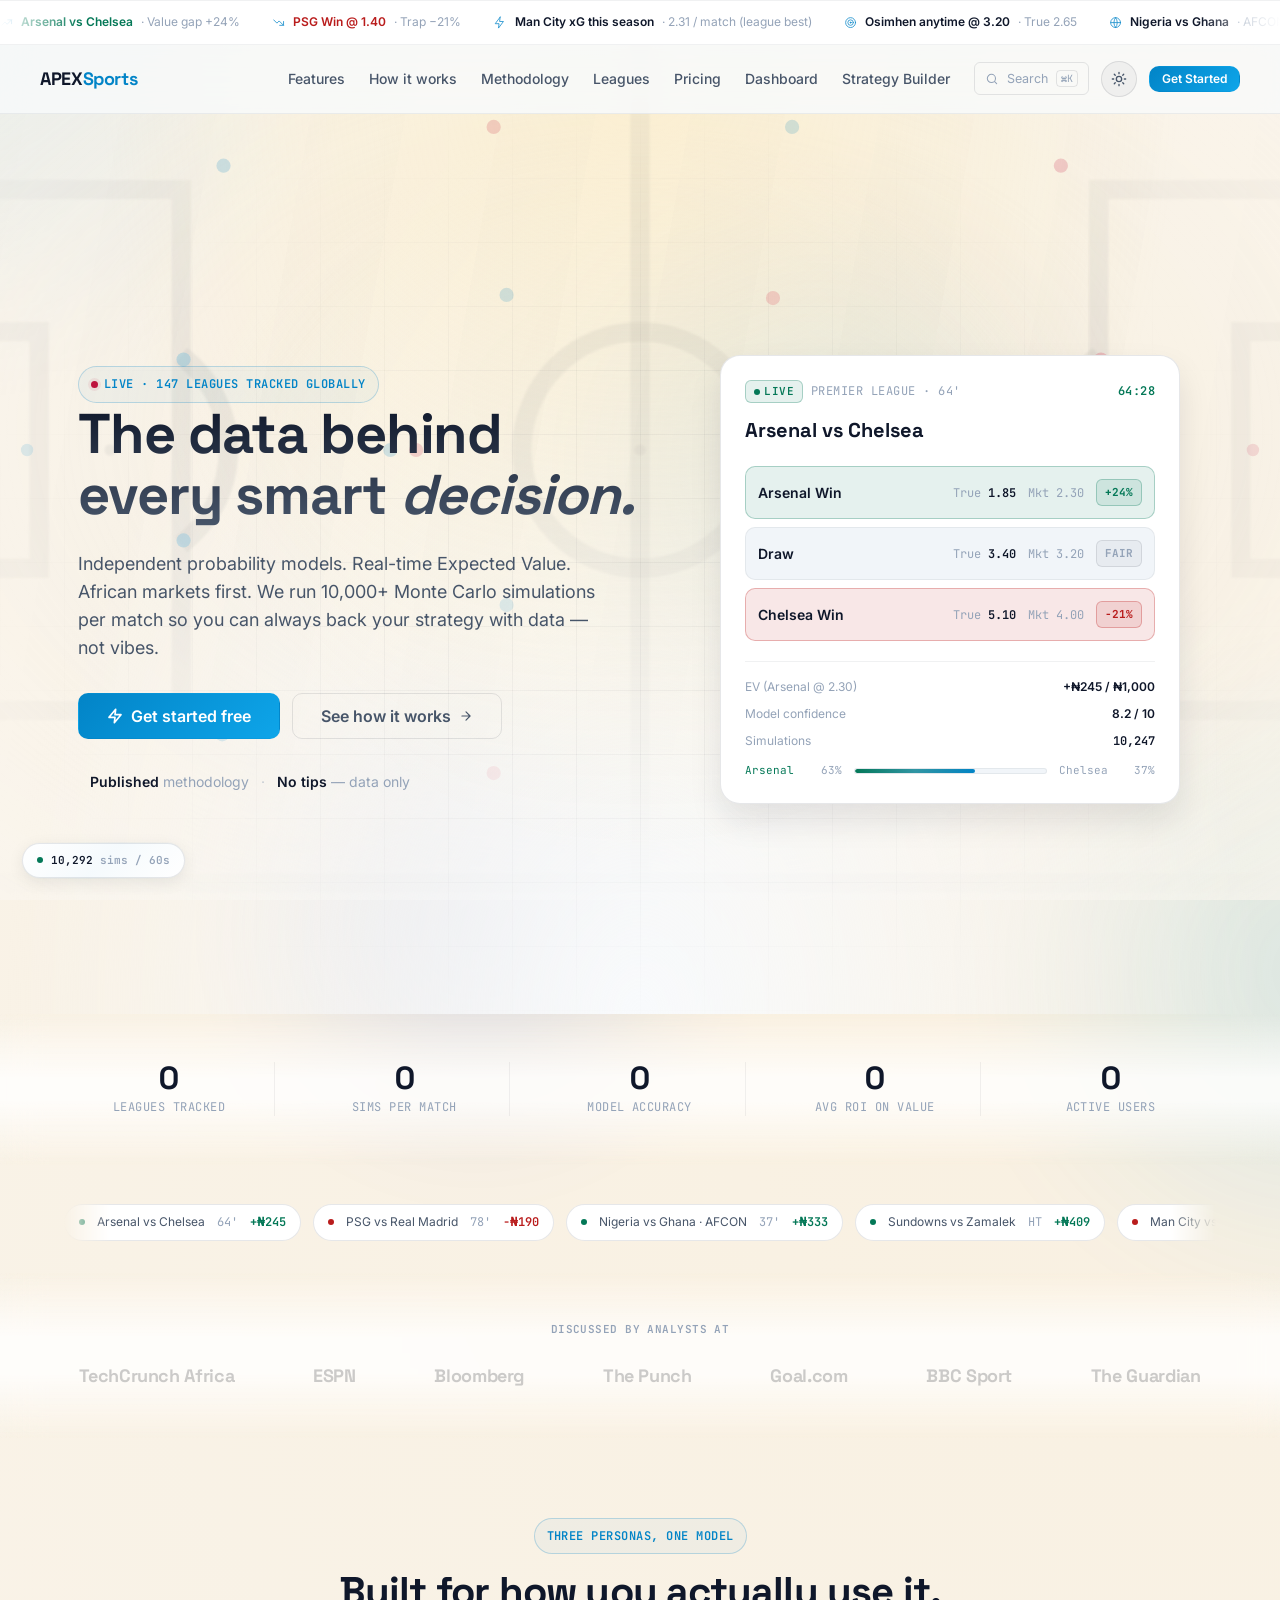
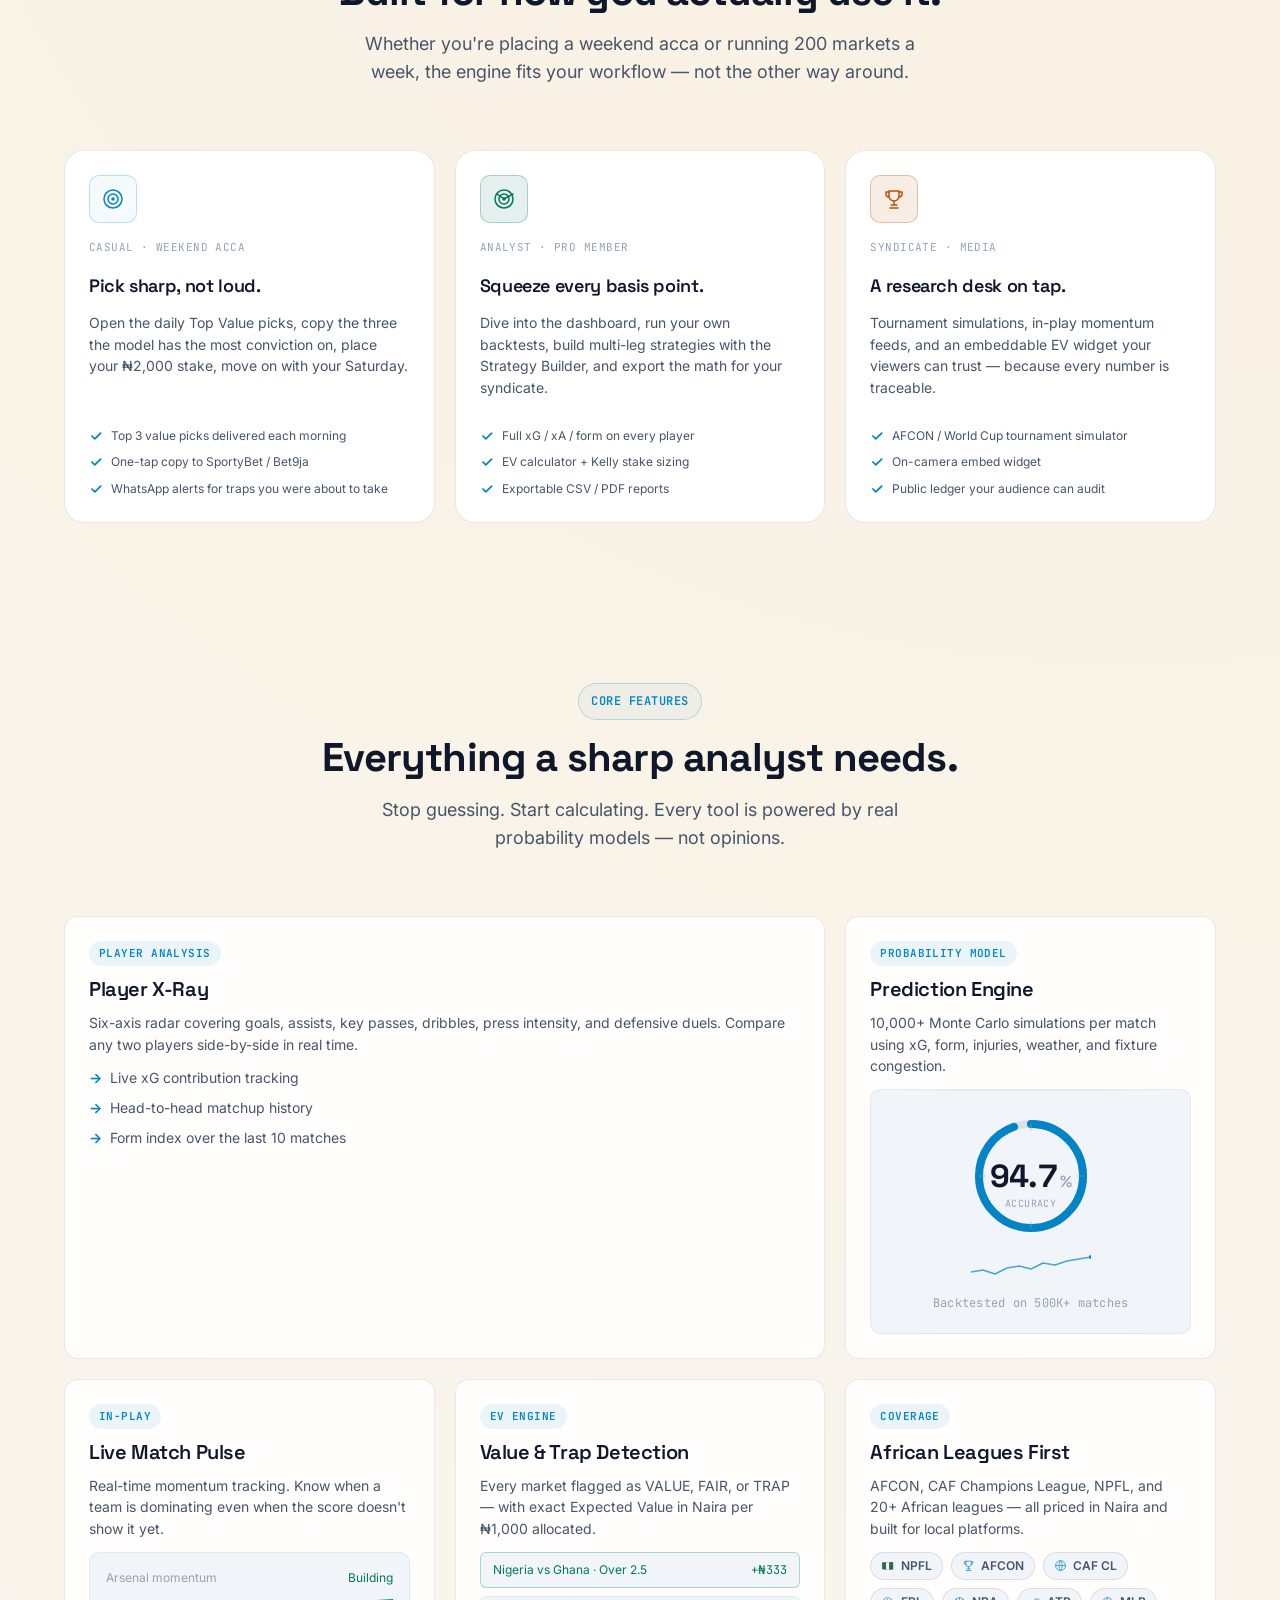
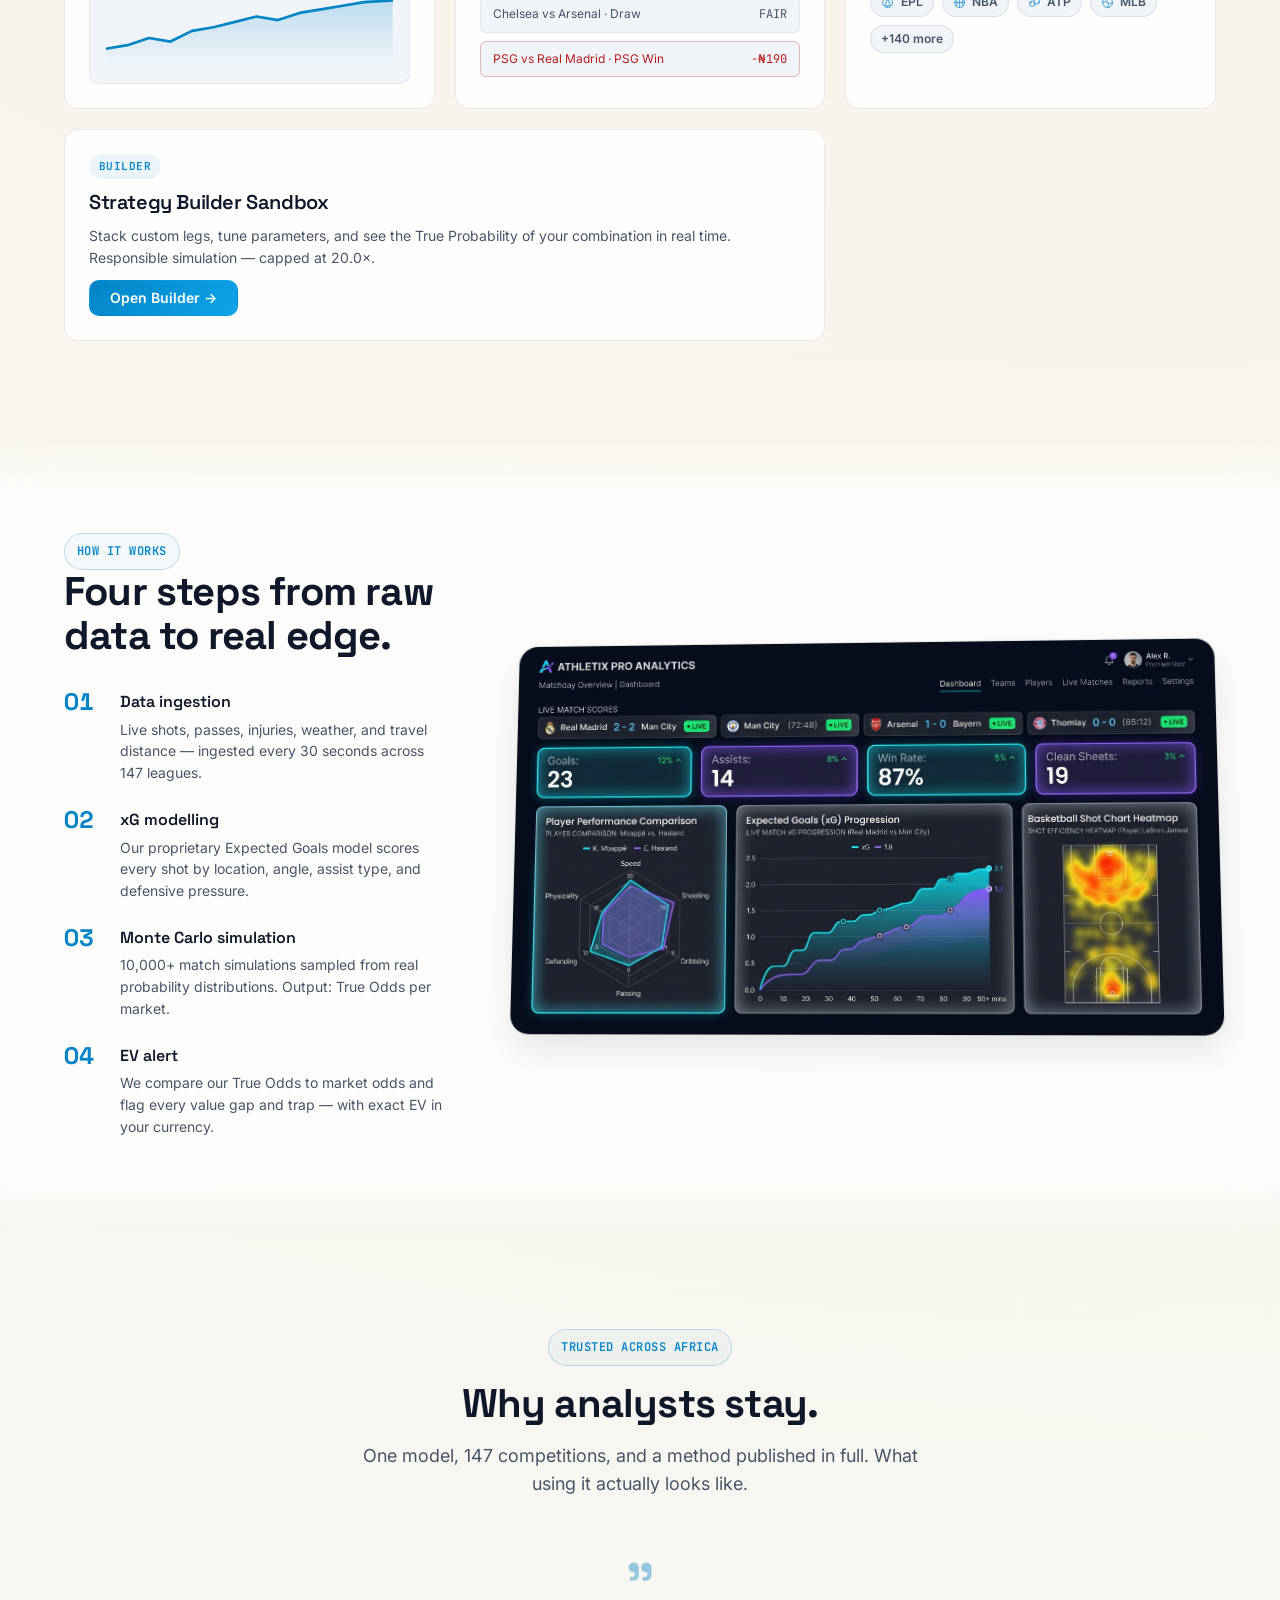
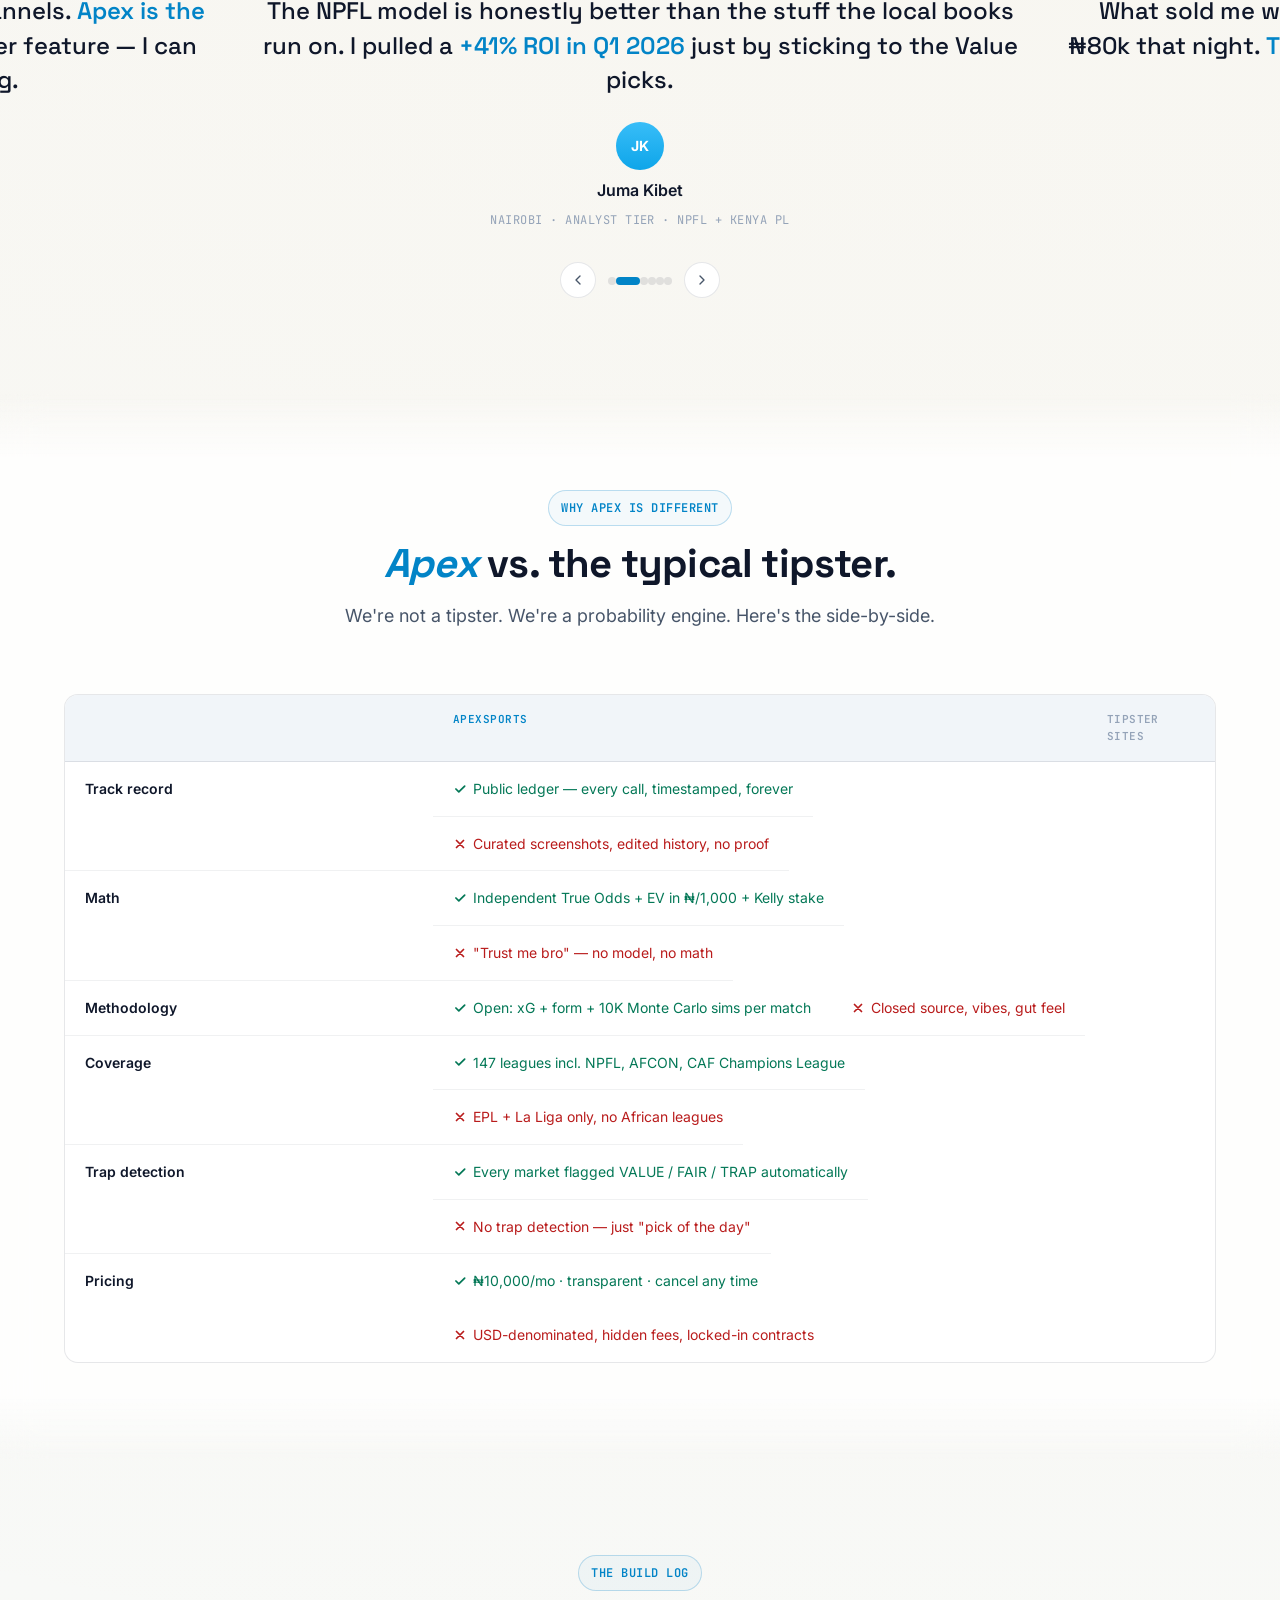
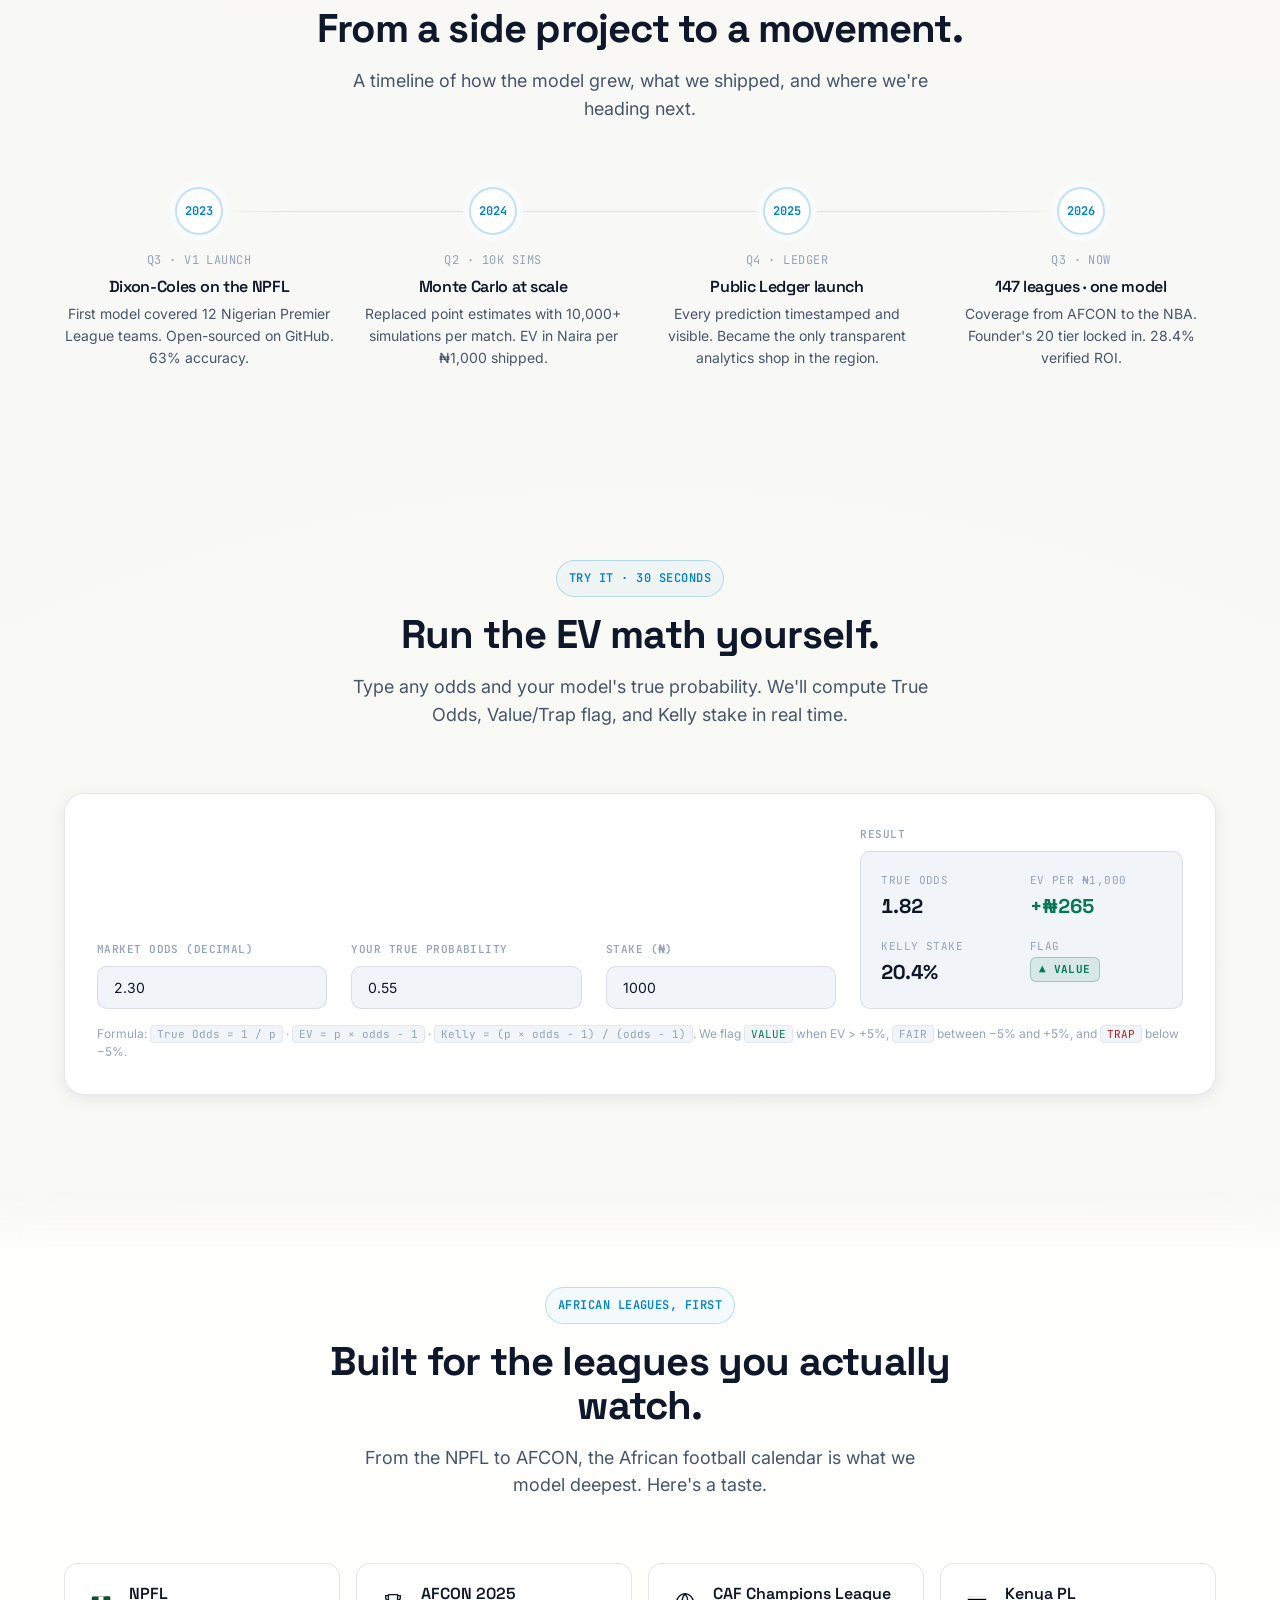
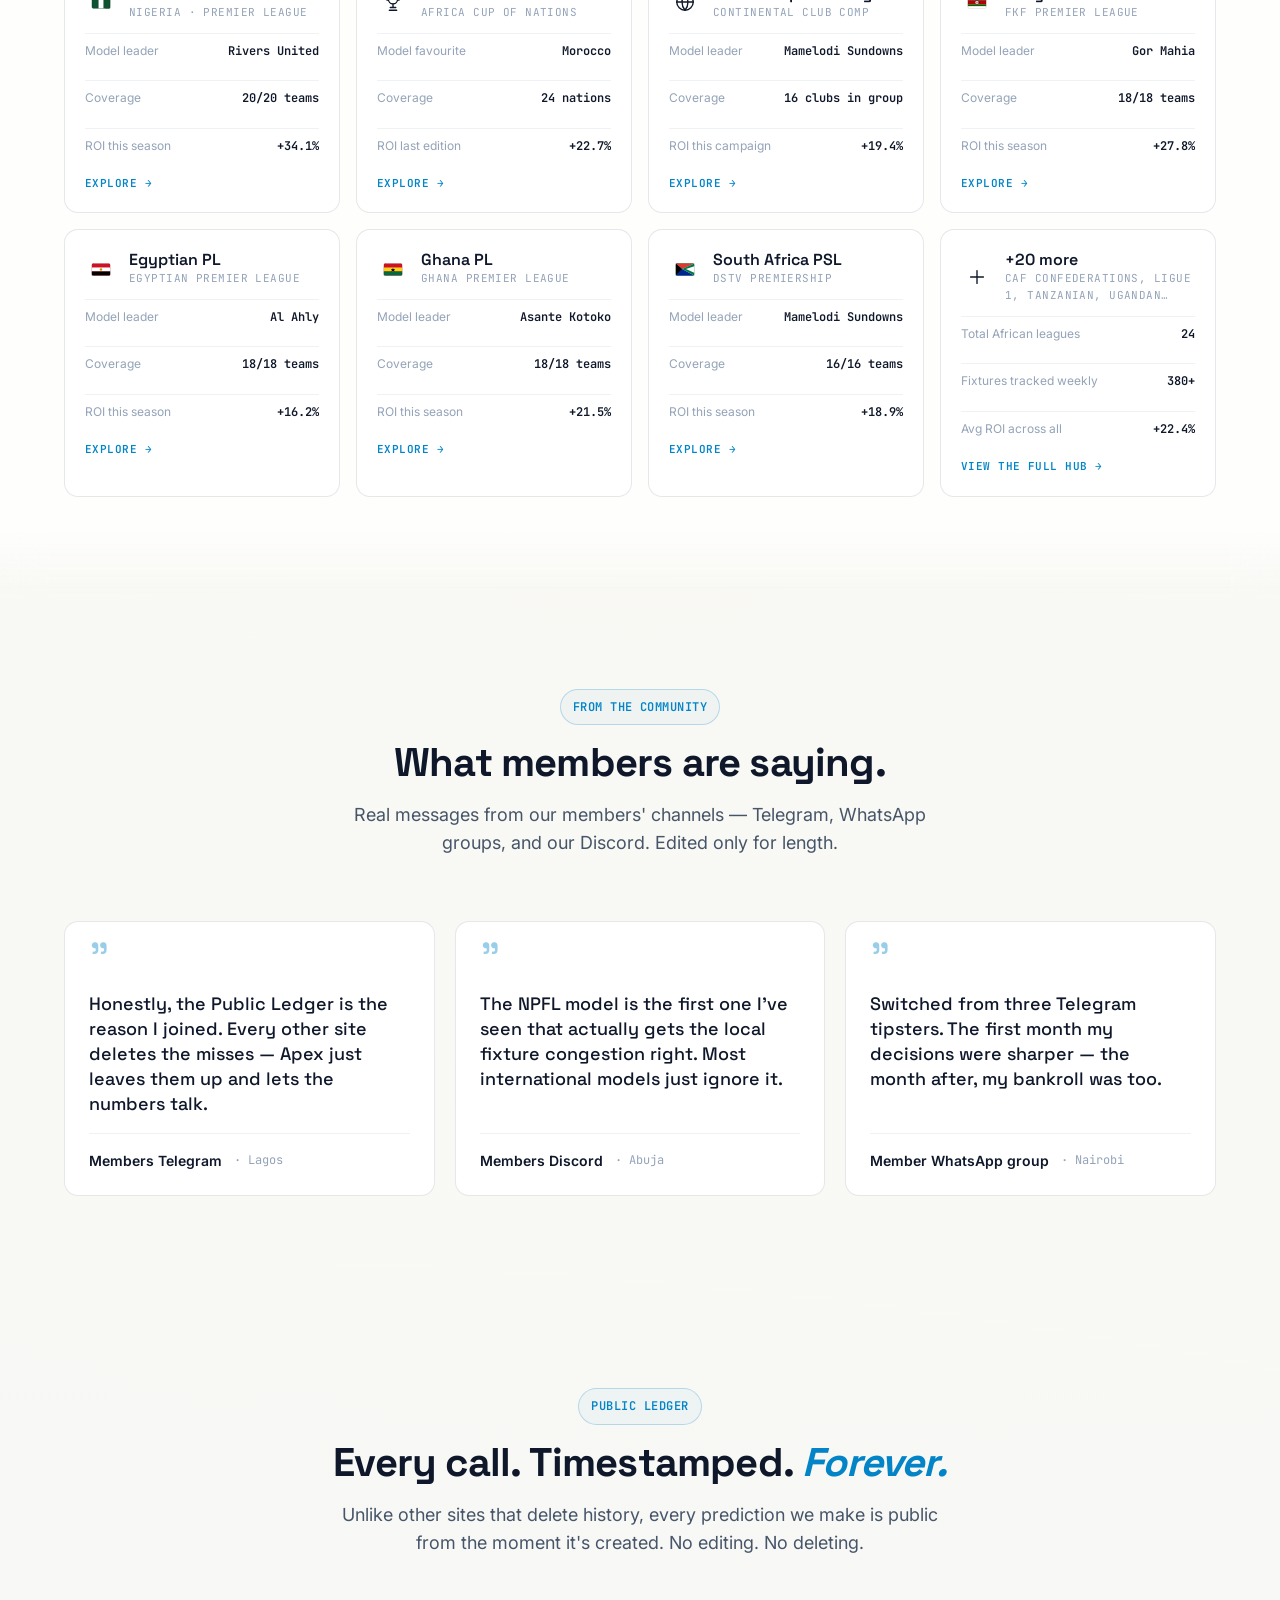
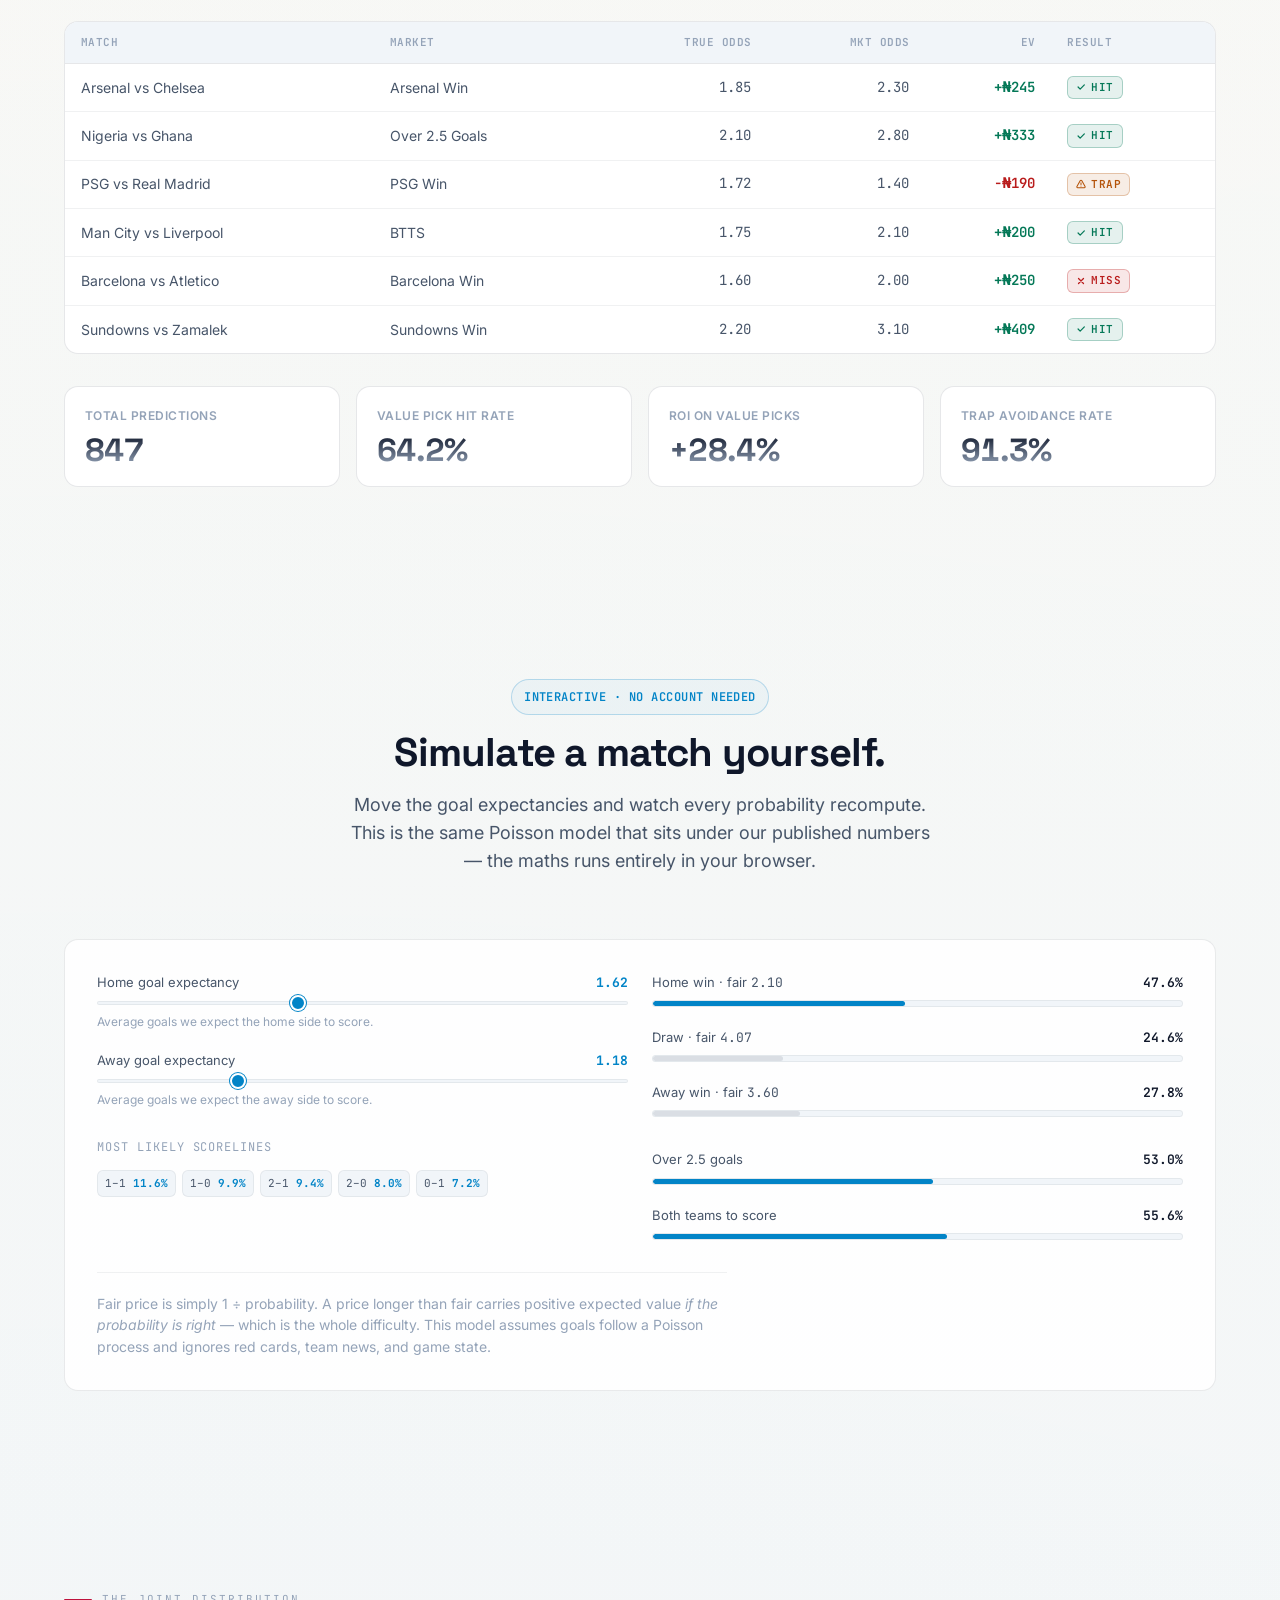
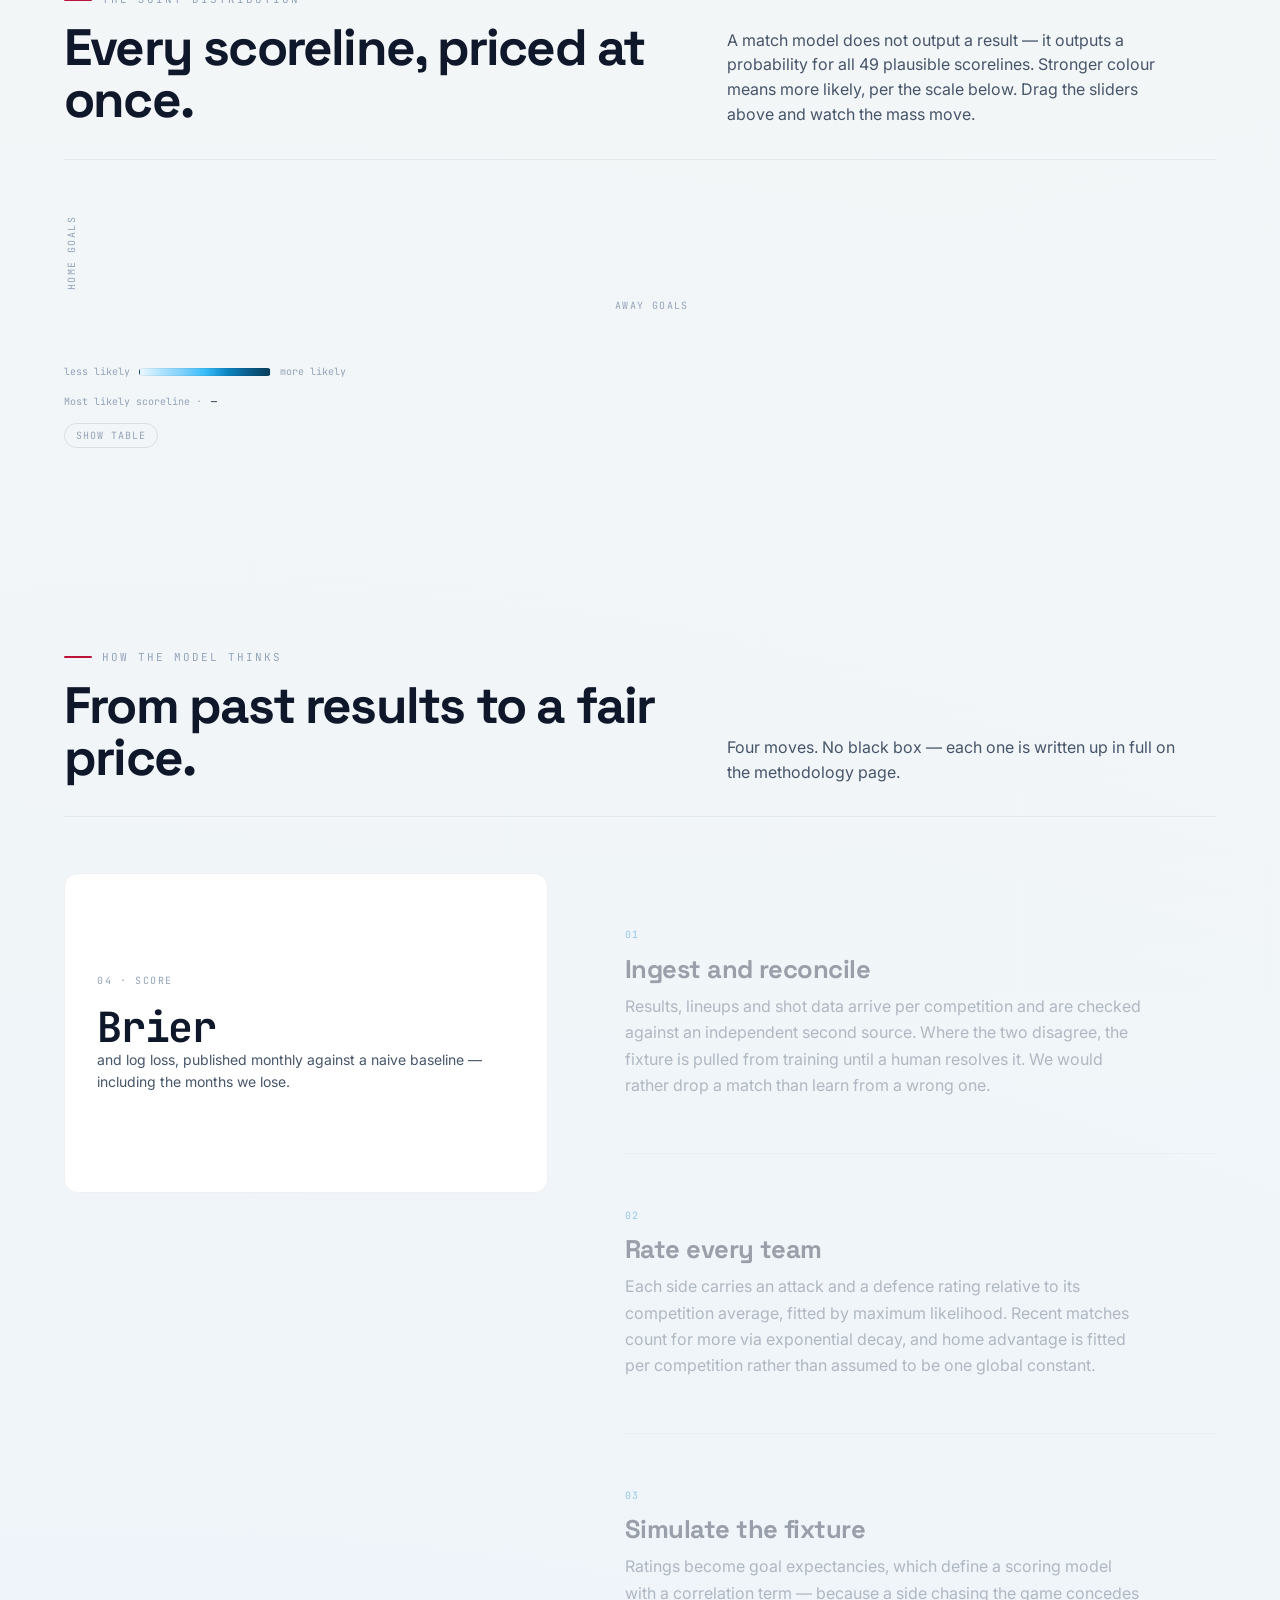
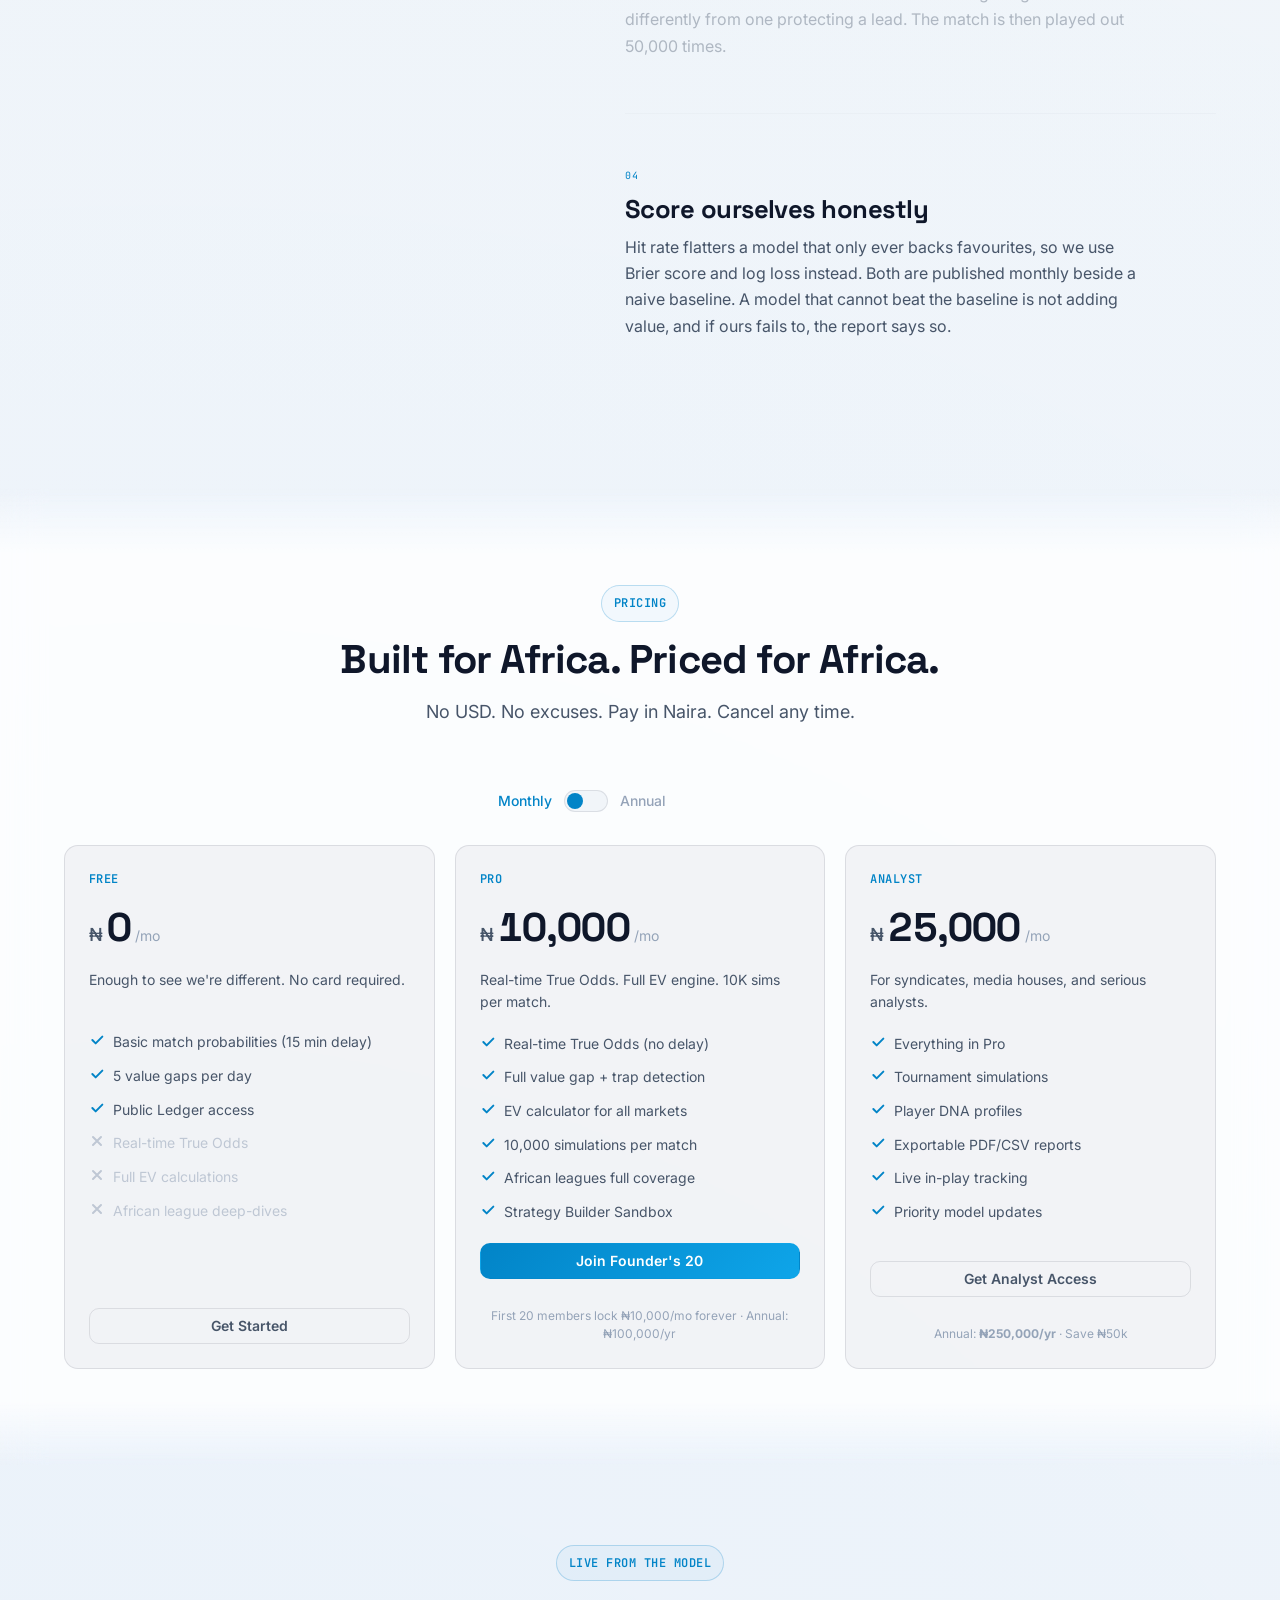
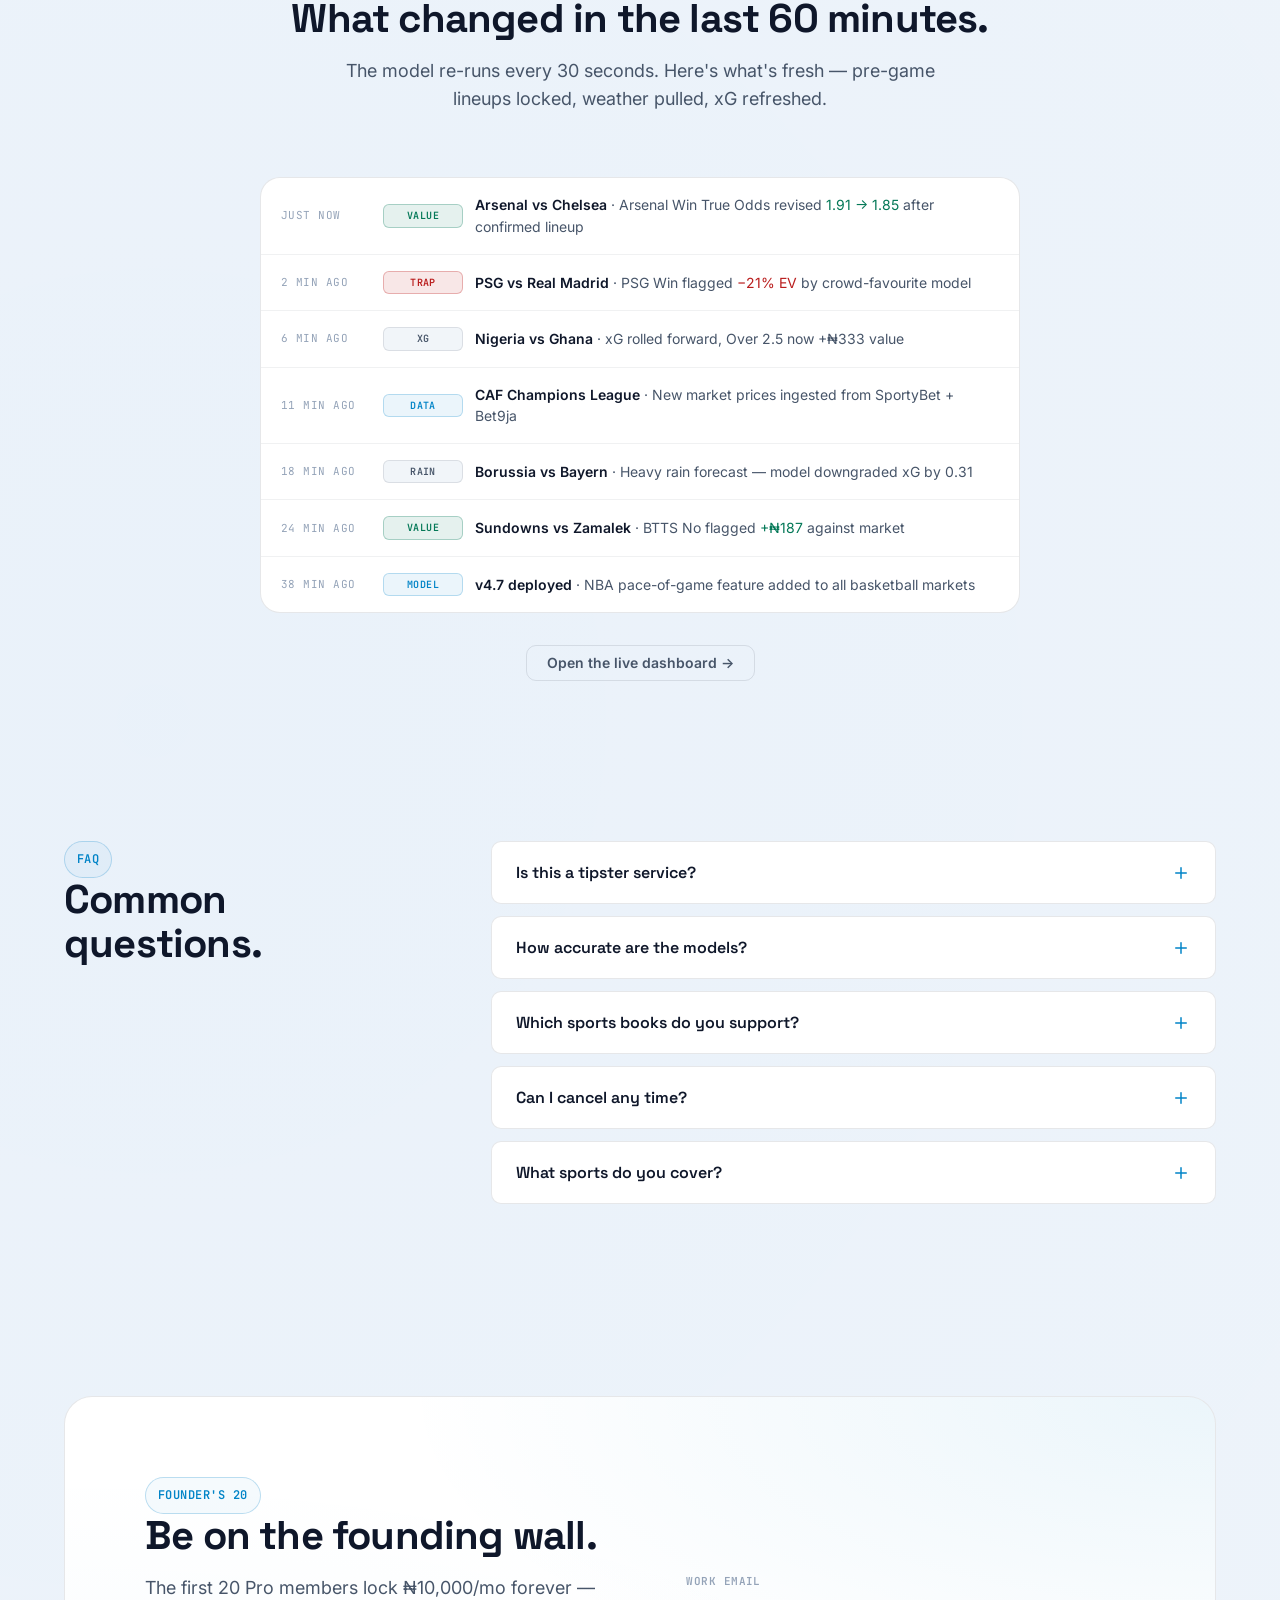
<file: __basketball.html>
<!DOCTYPE html>
<html lang="en">
<head>
  <meta charset="UTF-8">
  <meta name="viewport" content="width=device-width, initial-scale=1.0">
  <title>ApexSports Analytics — Independent Probability Models for Africa</title>
  <meta name="description" content="ApexSports Analytics builds independent probability models for football, basketball, tennis, and baseball — with real-time Expected Value in Naira and African league coverage from NPFL to AFCON.">
  <meta name="theme-color" content="#06080F">
  <meta name="color-scheme" content="dark light">
  <link rel="canonical" href="https://apexsports.ng/">
  <meta property="og:title" content="ApexSports Analytics — Where Data Meets Sport">
  <meta property="og:description" content="Independent probability models. Real-time EV. African markets first.">
  <meta property="og:type" content="website">
  <meta property="og:url" content="https://apexsports.ng/">
  <meta property="og:site_name" content="ApexSports Analytics">
  <meta property="og:locale" content="en_NG">
  <meta name="twitter:card" content="summary_large_image">
  <meta name="twitter:title" content="ApexSports Analytics — Where Data Meets Sport">
  <meta name="twitter:description" content="Independent probability models. Real-time EV in Naira. African markets first.">
  <link rel="icon" type="image/svg+xml" href="data:image/svg+xml,%3Csvg xmlns='http://www.w3.org/2000/svg' viewBox='0 0 100 100'%3E%3Crect width='100' height='100' rx='22' fill='%230B1220'/%3E%3Cpath d='M50 16L82 82L68 82L62 68L38 68L32 82L18 82Z M44 58L56 58L50 44Z' fill='%2338BDF8'/%3E%3Ccircle cx='50' cy='50' r='3.5' fill='%230B1220'/%3E%3C/svg%3E">
  <script type="application/ld+json">
  {
    "@context": "https://schema.org",
    "@type": "Organization",
    "name": "ApexSports Analytics",
    "url": "https://apexsports.ng",
    "logo": "https://apexsports.ng/icon.svg",
    "description": "Africa's first independent sports probability engine. We sell data, not tips.",
    "foundingDate": "2023",
    "address": { "@type": "PostalAddress", "addressCountry": "NG", "addressLocality": "Lagos" },
    "contactPoint": { "@type": "ContactPoint", "contactType": "customer support", "email": "hello@apexsports.ng", "availableLanguage": ["en"] },
    "sameAs": [
      "https://twitter.com/apexsportsng",
      "https://t.me/apex_alerts"
    ]
  }
  </script>
  <script type="application/ld+json">
  {
    "@context": "https://schema.org",
    "@type": "SoftwareApplication",
    "name": "ApexSports Analytics",
    "applicationCategory": "FinanceApplication",
    "operatingSystem": "Web",
    "description": "Independent sports probability engine with real-time Expected Value, Monte Carlo simulation, and African league coverage.",
    "offers": [
      { "@type": "Offer", "name": "Pro", "price": "10000", "priceCurrency": "NGN", "description": "Real-time True Odds, full EV engine, 10K sims per match." },
      { "@type": "Offer", "name": "Analyst", "price": "25000", "priceCurrency": "NGN", "description": "Tournament simulations, exportable reports, priority model updates." }
    ]
  }
  </script>
  <script type="application/ld+json">
  {
    "@context": "https://schema.org",
    "@type": "FAQPage",
    "mainEntity": [
      { "@type": "Question", "name": "Is this a tipster service?", "acceptedAnswer": { "@type": "Answer", "text": "No. We are a data company. We provide probability models and Expected Value analysis. We do not tell you what decisions to make — we show you what the math says." } },
      { "@type": "Question", "name": "How accurate are the models?", "acceptedAnswer": { "@type": "Answer", "text": "Our value pick hit rate sits at 64.2% with a verified +28.4% ROI over the last 12 months — all visible on the Public Ledger." } },
      { "@type": "Question", "name": "Which sports books do you support?", "acceptedAnswer": { "@type": "Answer", "text": "We compare against SportyBet, Bet9ja, 1xBet, Betway, and 12 other major operators to calculate the EV gap. Our True Odds are computed independently from our own xG and Monte Carlo models." } },
      { "@type": "Question", "name": "Can I cancel any time?", "acceptedAnswer": { "@type": "Answer", "text": "Yes. No contracts. No hidden fees. Cancel from your account dashboard in seconds." } },
      { "@type": "Question", "name": "What sports do you cover?", "acceptedAnswer": { "@type": "Answer", "text": "Football, basketball, tennis, and baseball — across 147 leagues globally. African leagues are our priority: AFCON, CAF Champions League, and NPFL are covered in full." } }
    ]
  }
  </script>
  <link rel="preconnect" href="https://fonts.googleapis.com">
  <link rel="preconnect" href="https://fonts.gstatic.com" crossorigin>
  <link href="https://fonts.googleapis.com/css2?family=Space+Grotesk:wght@400;500;600;700&family=Inter:wght@400;500;600;700&family=JetBrains+Mono:wght@400;500;700&display=swap" rel="stylesheet">
  <link rel="stylesheet" href="design-tokens.css?v=6">
  <link rel="stylesheet" href="components.css?v=6">
  <link rel="stylesheet" href="styles.css?v=6">
  <link rel="stylesheet" href="theme.css?v=6">
  <link rel="stylesheet" href="apex-ui.css?v=7">
  <link rel="stylesheet" href="apex-modern.css?v=1">
  <script src="theme.js?v=6"></script>
  <script src="lightning.js?v=6"></script>
</head>
<body>

<!-- Preloader — calibration terminal (wordmark + typed status + progress) -->
<!-- Preloader v2 — "Ignition".
     Three flex rows (top / centre / bottom) so nothing is free-floating
     and elements cannot overlap at any viewport size. Background layers
     and the progress bar are the only absolutely positioned pieces. -->
<!-- Preloader v2 — "Ignition".
     Three flex rows (top / centre / bottom) so nothing is free-floating
     and elements cannot overlap at any viewport size. Background layers
     and the progress bar are the only absolutely positioned pieces. -->
<!-- Preloader v2 — "Ignition".
     Three flex rows (top / centre / bottom) so nothing is free-floating
     and elements cannot overlap at any viewport size. Background layers
     and the progress bar are the only absolutely positioned pieces. -->
<!-- Preloader v2 — "Ignition".
     Three flex rows (top / centre / bottom) so nothing is free-floating
     and elements cannot overlap at any viewport size. Background layers
     and the progress bar are the only absolutely positioned pieces. -->
<!-- Preloader v2 — "Ignition".
     Three flex rows (top / centre / bottom) so nothing is free-floating
     and elements cannot overlap at any viewport size. Background layers
     and the progress bar are the only absolutely positioned pieces. -->
<!-- Preloader v2 — "Ignition".
     Three flex rows (top / centre / bottom) so nothing is free-floating
     and elements cannot overlap at any viewport size. Background layers
     and the progress bar are the only absolutely positioned pieces. -->
<!-- Preloader v2 — "Ignition".
     Three flex rows (top / centre / bottom) so nothing is free-floating
     and elements cannot overlap at any viewport size. Background layers
     and the progress bar are the only absolutely positioned pieces. -->
<!-- Preloader v2 — "Ignition".
     Three flex rows (top / centre / bottom) so nothing is free-floating
     and elements cannot overlap at any viewport size. Background layers
     and the progress bar are the only absolutely positioned pieces. -->
<!-- Preloader v2 — "Ignition".
     Three flex rows (top / centre / bottom) so nothing is free-floating
     and elements cannot overlap at any viewport size. Background layers
     and the progress bar are the only absolutely positioned pieces. -->
<!-- Preloader v2 — "Ignition".
     Three flex rows (top / centre / bottom) so nothing is free-floating
     and elements cannot overlap at any viewport size. Background layers
     and the progress bar are the only absolutely positioned pieces. -->
<!-- Preloader v2 — "Ignition".
     Three flex rows (top / centre / bottom) so nothing is free-floating
     and elements cannot overlap at any viewport size. Background layers
     and the progress bar are the only absolutely positioned pieces. -->
<!-- Preloader v2 — "Ignition".
     Three flex rows (top / centre / bottom) so nothing is free-floating
     and elements cannot overlap at any viewport size. Background layers
     and the progress bar are the only absolutely positioned pieces. -->
<!-- Preloader v2 — "Ignition".
     Three flex rows (top / centre / bottom) so nothing is free-floating
     and elements cannot overlap at any viewport size. Background layers
     and the progress bar are the only absolutely positioned pieces. -->
<!-- Preloader v2 — "Ignition".
     Three flex rows (top / centre / bottom) so nothing is free-floating
     and elements cannot overlap at any viewport size. Background layers
     and the progress bar are the only absolutely positioned pieces. -->
<!-- Preloader v2 — "Ignition".
     Three flex rows (top / centre / bottom) so nothing is free-floating
     and elements cannot overlap at any viewport size. Background layers
     and the progress bar are the only absolutely positioned pieces. -->
<div class="pl" id="preloader" role="status" aria-live="polite" aria-label="Loading">

  <div class="pl__fx" aria-hidden="true">
    <div class="pl__blob pl__blob--1"></div>
    <div class="pl__blob pl__blob--2"></div>
    <div class="pl__blob pl__blob--3"></div>
    <div class="pl__blob pl__blob--4"></div>
    <div class="pl__blob pl__blob--5"></div>
    <div class="pl__floor"></div>
    <div class="pl__ring" style="--r:0"></div>
    <div class="pl__ring" style="--r:1"></div>
    <div class="pl__ring" style="--r:2"></div>
    <canvas class="pl__net" data-pl-net></canvas>
    <div class="pl__streaks">
      <i class="pl__streak" style="--s:0"></i>
      <i class="pl__streak" style="--s:1"></i>
      <i class="pl__streak" style="--s:2"></i>
      <i class="pl__streak" style="--s:3"></i>
      <i class="pl__streak" style="--s:4"></i>
      <i class="pl__streak" style="--s:5"></i>
      <i class="pl__streak" style="--s:6"></i>
    </div>
    <div class="pl__scan"></div>
    <div class="pl__glitch"></div>
    <div class="pl__grain"></div>
    <div class="pl__vig"></div>
    <div class="pl__frame"></div>
    <div class="pl__flash"></div>
  </div>

  <div class="pl__row">
    <span class="pl__tag"><span class="pl__led"></span>Boot sequence</span>
    <span class="pl__row-right">
      <span class="pl__tag pl__tag--right">Node · af-south-1</span>
      <button class="pl__skip" type="button" data-pl-skip>Skip</button>
    </span>
  </div>

  <div class="pl__centre">
    <h1 class="pl__mark">
      <span class="pl__sleeve"><span class="pl__word" style="--i:0">Apex</span></span>
      <span class="pl__sleeve"><span class="pl__word pl__word--grad" style="--i:1">Sports</span></span>
    </h1>
    <p class="pl__tagline">Probability Engine · v4.7.2</p>
    <p class="pl__status">
      <span class="pl__status-dot" aria-hidden="true"></span>
      <span data-pl-status>Booting model runtime</span>
    </p>
  </div>

  <div class="pl__row pl__row--bottom">
    <div class="pl__count" aria-hidden="true">
      <span data-pl-num>00</span><span class="pl__count-pct">%</span>
    </div>

    <div class="pl__stats" aria-hidden="true">
      <div class="pl__stat">
        <span class="pl__stat-num" data-pl-stat="sims" data-to="10247">0</span>
        <span class="pl__stat-label">Simulations</span>
      </div>
      <div class="pl__stat">
        <span class="pl__stat-num" data-pl-stat="leagues" data-to="147">0</span>
        <span class="pl__stat-label">Leagues</span>
      </div>
      <div class="pl__stat">
        <span class="pl__stat-num" data-pl-stat="models" data-to="12">0</span>
        <span class="pl__stat-label">Models</span>
      </div>
    </div>

    <div class="pl__log" data-pl-log aria-hidden="true"></div>
  </div>

  <div class="pl__bar" role="progressbar" aria-valuemin="0" aria-valuemax="100" aria-valuenow="0" aria-label="Loading progress">
    <div class="pl__bar-fill" data-pl-fill></div>
  </div>
</div>

<!-- Live ticker -->
<div class="ticker" aria-hidden="true">
  <div class="ticker__track" id="tickerTrack">
    <span class="ticker__item ticker__item--pos"><svg class="icon"><use href="#i-trending-up"/></svg> <strong>Arsenal vs Chelsea</strong> · Value gap +24%</span>
    <span class="ticker__item ticker__item--neg"><svg class="icon"><use href="#i-trending-down"/></svg> <strong>PSG Win @ 1.40</strong> · Trap −21%</span>
    <span class="ticker__item"><svg class="icon"><use href="#i-zap"/></svg> <strong>Man City xG this season</strong> · 2.31 / match (league best)</span>
    <span class="ticker__item"><svg class="icon"><use href="#i-target"/></svg> <strong>Osimhen anytime @ 3.20</strong> · True 2.65</span>
    <span class="ticker__item"><svg class="icon"><use href="#i-globe"/></svg> <strong>Nigeria vs Ghana</strong> · AFCON qualifier · simulation live</span>
    <span class="ticker__item"><svg class="icon"><use href="#i-radar"/></svg> <strong>10,247 simulations</strong> completed in the last 60s</span>
    <span class="ticker__item ticker__item--pos"><svg class="icon"><use href="#i-trending-up"/></svg> <strong>Arsenal vs Chelsea</strong> · Value gap +24%</span>
    <span class="ticker__item ticker__item--neg"><svg class="icon"><use href="#i-trending-down"/></svg> <strong>PSG Win @ 1.40</strong> · Trap −21%</span>
    <span class="ticker__item"><svg class="icon"><use href="#i-zap"/></svg> <strong>Man City xG this season</strong> · 2.31 / match (league best)</span>
    <span class="ticker__item"><svg class="icon"><use href="#i-target"/></svg> <strong>Osimhen anytime @ 3.20</strong> · True 2.65</span>
    <span class="ticker__item"><svg class="icon"><use href="#i-globe"/></svg> <strong>Nigeria vs Ghana</strong> · AFCON qualifier · simulation live</span>
    <span class="ticker__item"><svg class="icon"><use href="#i-radar"/></svg> <strong>10,247 simulations</strong> completed in the last 60s</span>
  </div>
</div>

<!-- Top nav -->
<nav class="nav" id="navbar">
  <div class="container nav__inner">
    <a href="#" class="nav__brand">APEX<strong>Sports</strong></a>
    <div class="nav__links" id="navLinks">
      <a href="#features" class="nav__link">Features</a>
      <a href="#showcase" class="nav__link">How it works</a>
      <a href="methodology.html" class="nav__link">Methodology</a>
      <a href="league-hub.html" class="nav__link">Leagues</a>
      <a href="#pricing" class="nav__link">Pricing</a>
      <a href="dashboard.html" class="nav__link">Dashboard</a>
      <a href="strategy-builder.html" class="nav__link">Strategy Builder</a>
      <div class="nav__cta">
        <button class="ui-cmdk-trigger" type="button" data-cmdk-open aria-label="Open command palette"><svg viewBox="0 0 24 24" fill="none" stroke="currentColor" stroke-width="1.8" stroke-linecap="round" stroke-linejoin="round" aria-hidden="true"><circle cx="11" cy="11" r="7"/><path d="m20 20-3.5-3.5"/></svg><span>Search</span><kbd>⌘K</kbd></button>
        <button type="button" class="theme-toggle" id="themeToggle" aria-label="Toggle light/dark theme">
          <svg class="icon-moon" viewBox="0 0 24 24" width="16" height="16" fill="none" stroke="currentColor" stroke-width="2" stroke-linecap="round" stroke-linejoin="round" aria-hidden="true">
            <path d="M21 12.79A9 9 0 1 1 11.21 3 7 7 0 0 0 21 12.79z"/>
          </svg>
          <svg class="icon-sun" viewBox="0 0 24 24" width="16" height="16" fill="none" stroke="currentColor" stroke-width="2" stroke-linecap="round" stroke-linejoin="round" aria-hidden="true">
            <circle cx="12" cy="12" r="4"/>
            <path d="M12 2v2M12 20v2M4.93 4.93l1.41 1.41M17.66 17.66l1.41 1.41M2 12h2M20 12h2M4.93 19.07l1.41-1.41M17.66 6.34l1.41-1.41"/>
          </svg>
        </button>
        <a href="#pricing" class="btn btn--primary btn--sm">Get Started</a>
      </div>
    </div>
    <button class="nav__mobile-toggle" id="mobileToggle" aria-label="Menu">
      <span></span><span></span><span></span>
    </button>
  </div>
</nav>

<!-- Hero -->
<section class="hero" id="hero" data-sport="football">
  <canvas class="lightning-canvas" id="heroCanvas" aria-hidden="true"></canvas>
  <div class="gradient-mesh" aria-hidden="true"></div>
  <div class="container hero__inner">
    <div class="hero__content reveal">
      <span class="eyebrow" data-pulse>Live · 147 leagues tracked globally</span>
      <h1 class="hero__title">
        The data behind<br>
        every smart <span class="title-flair">decision.</span>
      </h1>
      <p class="hero__sub">
        Independent probability models. Real-time Expected Value. African markets first.
        We run 10,000+ Monte Carlo simulations per match so you can always back your strategy with data — not vibes.
      </p>
      <div class="hero__actions">
        <a href="#pricing" class="btn btn--primary btn--lg">
          <svg viewBox="0 0 24 24" width="16" height="16" fill="none" stroke="currentColor" stroke-width="2.5" stroke-linecap="round" stroke-linejoin="round" aria-hidden="true"><path d="M13 2L3 14h9l-1 8 10-12h-9l1-8z"/></svg>
          Get started free
        </a>
        <a href="#showcase" class="btn btn--ghost btn--lg">
          See how it works
          <svg viewBox="0 0 24 24" width="14" height="14" fill="none" stroke="currentColor" stroke-width="2" stroke-linecap="round" stroke-linejoin="round" aria-hidden="true"><path d="M5 12h14M12 5l7 7-7 7"/></svg>
        </a>
      </div>
      <div class="hero__proof">
        <div class="hero__proof-meta">
          <span class="stars" aria-hidden="true">
            <svg class="icon" viewBox="0 0 24 24" fill="currentColor" stroke="currentColor" stroke-width="1.5" stroke-linecap="round" stroke-linejoin="round"><path d="M12 2.5l2.95 6.36 6.55.95-4.75 4.62 1.12 6.54L12 17.88 6.13 20.97l1.12-6.54L2.5 9.81l6.55-.95L12 2.5z"/></svg>
            <svg class="icon" viewBox="0 0 24 24" fill="currentColor" stroke="currentColor" stroke-width="1.5" stroke-linecap="round" stroke-linejoin="round"><path d="M12 2.5l2.95 6.36 6.55.95-4.75 4.62 1.12 6.54L12 17.88 6.13 20.97l1.12-6.54L2.5 9.81l6.55-.95L12 2.5z"/></svg>
            <svg class="icon" viewBox="0 0 24 24" fill="currentColor" stroke="currentColor" stroke-width="1.5" stroke-linecap="round" stroke-linejoin="round"><path d="M12 2.5l2.95 6.36 6.55.95-4.75 4.62 1.12 6.54L12 17.88 6.13 20.97l1.12-6.54L2.5 9.81l6.55-.95L12 2.5z"/></svg>
            <svg class="icon" viewBox="0 0 24 24" fill="currentColor" stroke="currentColor" stroke-width="1.5" stroke-linecap="round" stroke-linejoin="round"><path d="M12 2.5l2.95 6.36 6.55.95-4.75 4.62 1.12 6.54L12 17.88 6.13 20.97l1.12-6.54L2.5 9.81l6.55-.95L12 2.5z"/></svg>
            <svg class="icon" viewBox="0 0 24 24" fill="currentColor" stroke="currentColor" stroke-width="1.5" stroke-linecap="round" stroke-linejoin="round"><path d="M12 2.5l2.95 6.36 6.55.95-4.75 4.62 1.12 6.54L12 17.88 6.13 20.97l1.12-6.54L2.5 9.81l6.55-.95L12 2.5z"/></svg>
          </span>
          <span><strong>Published</strong> methodology</span>
          <span class="hero__proof-sep" aria-hidden="true">·</span>
          <span><strong>No tips</strong> &mdash; data only</span>
        </div>
      </div>
    </div>

    <div class="hero__visual reveal reveal-delay-1">
      <div class="live-card">
        <div class="live-card__head">
          <span class="badge badge--live badge--dot">LIVE</span>
          <span>Premier League · 64'</span>
          <span class="live-card__time" id="heroTime">64:22</span>
        </div>
        <div class="live-card__title">Arsenal vs Chelsea</div>
        <div class="live-card__list">
          <div class="odd-row odd-row--value">
            <span class="odd-row__name">Arsenal Win</span>
            <span class="odd-row__num">True <b>1.85</b></span>
            <span class="odd-row__num">Mkt 2.30</span>
            <span class="odd-row__pill odd-row__pill--value"><svg class="icon" viewBox="0 0 24 24" width="11" height="11" aria-hidden="true"><path d="M3 17l6-6 4 4 8-8M14 7h7v7" fill="none" stroke="currentColor" stroke-width="2.5" stroke-linecap="round" stroke-linejoin="round"/></svg> +24%</span>
          </div>
          <div class="odd-row">
            <span class="odd-row__name">Draw</span>
            <span class="odd-row__num">True <b>3.40</b></span>
            <span class="odd-row__num">Mkt 3.20</span>
            <span class="odd-row__pill odd-row__pill--fair">FAIR</span>
          </div>
          <div class="odd-row odd-row--trap">
            <span class="odd-row__name">Chelsea Win</span>
            <span class="odd-row__num">True <b>5.10</b></span>
            <span class="odd-row__num">Mkt 4.00</span>
            <span class="odd-row__pill odd-row__pill--trap"><svg class="icon" viewBox="0 0 24 24" width="11" height="11" aria-hidden="true"><path d="M3 7l6 6 4-4 8 8M14 17h7v-7" fill="none" stroke="currentColor" stroke-width="2.5" stroke-linecap="round" stroke-linejoin="round"/></svg> −21%</span>
          </div>
        </div>
        <div class="live-card__stats">
          <div class="live-card__stat"><span>EV (Arsenal @ 2.30)</span><strong class="text-pos">+₦245 / ₦1,000</strong></div>
          <div class="live-card__stat"><span>Model confidence</span><strong>8.2 / 10</strong></div>
          <div class="live-card__stat"><span>Simulations</span><strong class="mono">10,247</strong></div>
        </div>
        <div class="live-card__progress" aria-label="Match momentum">
          <span class="live-card__progress-label">
            <span class="text-pos">Arsenal</span>
            <span class="text-muted">63%</span>
          </span>
          <div class="live-card__progress-bar">
            <div class="live-card__progress-fill" id="heroMomFill" style="width:63%"></div>
          </div>
          <span class="live-card__progress-label">
            <span class="text-muted">Chelsea</span>
            <span class="text-muted">37%</span>
          </span>
        </div>
      </div>
    </div>
  </div>
</section>

<!-- Stats strip -->
<section class="stats-strip">
  <div class="container">
    <div class="stats-strip__inner">
      <div class="stats-strip__cell">
        <div class="stats-strip__num" data-target="147" data-suffix="+">0</div>
        <div class="stats-strip__lbl">Leagues tracked</div>
      </div>
      <div class="stats-strip__cell">
        <div class="stats-strip__num" data-target="10000" data-suffix="+">0</div>
        <div class="stats-strip__lbl">Sims per match</div>
      </div>
      <div class="stats-strip__cell">
        <div class="stats-strip__num" data-target="94.7" data-suffix="%" data-decimal="true">0</div>
        <div class="stats-strip__lbl">Model accuracy</div>
      </div>
      <div class="stats-strip__cell">
        <div class="stats-strip__num" data-target="28.4" data-suffix="%" data-decimal="true">0</div>
        <div class="stats-strip__lbl">Avg ROI on value</div>
      </div>
      <div class="stats-strip__cell">
        <div class="stats-strip__num" data-target="2400" data-suffix="+">0</div>
        <div class="stats-strip__lbl">Active users</div>
      </div>
    </div>
  </div>
</section>

<!-- Live match strip -->
<section class="section--tight" aria-label="Live matches right now" style="padding-block:var(--space-6) var(--space-4);">
  <div class="container">
    <div class="live-strip reveal" id="liveStrip">
      <div class="live-strip__item"><span class="live-strip__dot"></span><span>Arsenal vs Chelsea</span><span class="live-strip__time">64'</span><span class="live-strip__ev pos">+₦245</span></div>
      <div class="live-strip__item is-neg"><span class="live-strip__dot"></span><span>PSG vs Real Madrid</span><span class="live-strip__time">78'</span><span class="live-strip__ev neg">−₦190</span></div>
      <div class="live-strip__item"><span class="live-strip__dot"></span><span>Nigeria vs Ghana · AFCON</span><span class="live-strip__time">37'</span><span class="live-strip__ev pos">+₦333</span></div>
      <div class="live-strip__item"><span class="live-strip__dot"></span><span>Sundowns vs Zamalek</span><span class="live-strip__time">HT</span><span class="live-strip__ev pos">+₦409</span></div>
      <div class="live-strip__item is-neg"><span class="live-strip__dot"></span><span>Man City vs Liverpool</span><span class="live-strip__time">82'</span><span class="live-strip__ev neg">−₦118</span></div>
      <div class="live-strip__item"><span class="live-strip__dot"></span><span>Al Ahly vs Zamalek</span><span class="live-strip__time">55'</span><span class="live-strip__ev pos">+₦178</span></div>
      <div class="live-strip__item"><span class="live-strip__dot"></span><span>Gor Mahia vs Tusker</span><span class="live-strip__time">23'</span><span class="live-strip__ev pos">+₦92</span></div>
      <div class="live-strip__item is-neg"><span class="live-strip__dot"></span><span>Asante Kotoko vs Hearts</span><span class="live-strip__time">FT</span><span class="live-strip__ev neg">−₦66</span></div>
    </div>
  </div>
</section>

<!-- Press / As featured in -->
<section class="press-strip">
  <div class="container">
    <p class="press-strip__label">Discussed by analysts at</p>
    <div class="press-strip__row">
      <span class="press-logo">TechCrunch Africa</span>
      <span class="press-logo">ESPN</span>
      <span class="press-logo">Bloomberg</span>
      <span class="press-logo">The Punch</span>
      <span class="press-logo">Goal.com</span>
      <span class="press-logo">BBC Sport</span>
      <span class="press-logo">The Guardian</span>
    </div>
  </div>
</section>

<!-- Usage personas -->
<section class="section--tight" style="padding-block:var(--space-20) var(--space-16);">
  <div class="container">
    <div class="section-header reveal">
      <span class="eyebrow">Three personas, one model</span>
      <h2 class="section-header__title">Built for how you actually use it.</h2>
      <p class="section-header__sub">Whether you're placing a weekend acca or running 200 markets a week, the engine fits your workflow — not the other way around.</p>
    </div>

    <div class="usage-grid reveal">
      <article class="usage-card">
        <div class="usage-card__icon"><svg class="icon"><use href="#i-target"/></svg></div>
        <div class="usage-card__role">Casual · weekend acca</div>
        <h3 class="usage-card__title">Pick sharp, not loud.</h3>
        <p class="usage-card__desc">Open the daily Top Value picks, copy the three the model has the most conviction on, place your ₦2,000 stake, move on with your Saturday.</p>
        <ul class="usage-card__list">
          <li>Top 3 value picks delivered each morning</li>
          <li>One-tap copy to SportyBet / Bet9ja</li>
          <li>WhatsApp alerts for traps you were about to take</li>
        </ul>
      </article>

      <article class="usage-card">
        <div class="usage-card__icon"><svg class="icon"><use href="#i-radar"/></svg></div>
        <div class="usage-card__role">Analyst · pro member</div>
        <h3 class="usage-card__title">Squeeze every basis point.</h3>
        <p class="usage-card__desc">Dive into the dashboard, run your own backtests, build multi-leg strategies with the Strategy Builder, and export the math for your syndicate.</p>
        <ul class="usage-card__list">
          <li>Full xG / xA / form on every player</li>
          <li>EV calculator + Kelly stake sizing</li>
          <li>Exportable CSV / PDF reports</li>
        </ul>
      </article>

      <article class="usage-card">
        <div class="usage-card__icon"><svg class="icon"><use href="#i-trophy"/></svg></div>
        <div class="usage-card__role">Syndicate · media</div>
        <h3 class="usage-card__title">A research desk on tap.</h3>
        <p class="usage-card__desc">Tournament simulations, in-play momentum feeds, and an embeddable EV widget your viewers can trust — because every number is traceable.</p>
        <ul class="usage-card__list">
          <li>AFCON / World Cup tournament simulator</li>
          <li>On-camera embed widget</li>
          <li>Public ledger your audience can audit</li>
        </ul>
      </article>
    </div>
  </div>
</section>

<!-- Features -->
<section class="section" id="features" data-sport="football">
  <div class="container">
    <div class="section-header reveal">
      <span class="eyebrow">Core features</span>
      <h2 class="section-header__title">Everything a sharp analyst needs.</h2>
      <p class="section-header__sub">Stop guessing. Start calculating. Every tool is powered by real probability models — not opinions.</p>
    </div>

    <div class="features-grid">
      <div class="card feature feature--wide reveal">
        <span class="feature__tag">Player analysis</span>
        <h3 class="feature__title">Player X-Ray</h3>
        <p class="feature__desc">Six-axis radar covering goals, assists, key passes, dribbles, press intensity, and defensive duels. Compare any two players side-by-side in real time.</p>
        <ul class="feature__list">
          <li>Live xG contribution tracking</li>
          <li>Head-to-head matchup history</li>
          <li>Form index over the last 10 matches</li>
        </ul>
      </div>

      <div class="card feature reveal">
        <span class="feature__tag">Probability model</span>
        <h3 class="feature__title">Prediction Engine</h3>
        <p class="feature__desc">10,000+ Monte Carlo simulations per match using xG, form, injuries, weather, and fixture congestion.</p>
        <div class="mini-gauge">
          <div class="mini-gauge__ring">
            <svg viewBox="0 0 132 132" aria-hidden="true">
              <!-- Track ring -->
              <circle class="mini-gauge__ring-bg" cx="66" cy="66" r="52"/>
              <!-- Foreground ring (animated) -->
              <circle class="mini-gauge__ring-fg" cx="66" cy="66" r="52"
                pathLength="100"
                stroke-dasharray="100"
                stroke-dashoffset="5.3"
                style="--gauge-value: 94.7"/>
              <!-- Tick marks at 25/50/75 -->
              <g class="mini-gauge__ticks">
                <line x1="66" y1="14" x2="66" y2="20" />
                <line x1="118" y1="66" x2="112" y2="66" />
                <line x1="66" y1="118" x2="66" y2="112" />
                <line x1="14" y1="66" x2="20" y2="66" />
              </g>
            </svg>
            <div class="mini-gauge__center">
              <div class="mini-gauge__value">
                <span class="mini-gauge__num" data-value="94.7">94.7</span><span class="mini-gauge__pct">%</span>
              </div>
              <div class="mini-gauge__label">Accuracy</div>
            </div>
          </div>
          <svg class="mini-gauge__spark" viewBox="0 0 120 28" preserveAspectRatio="none" aria-hidden="true">
            <polyline class="mini-gauge__spark-line" points="0,18 12,16 24,20 36,14 48,12 60,15 72,9 84,11 96,7 108,5 120,3"/>
            <circle class="mini-gauge__spark-dot" cx="120" cy="3" r="2"/>
          </svg>
          <div class="mini-gauge__desc">Backtested on 500K+ matches</div>
        </div>
      </div>

      <div class="card feature reveal">
        <span class="feature__tag">In-play</span>
        <h3 class="feature__title">Live Match Pulse</h3>
        <p class="feature__desc">Real-time momentum tracking. Know when a team is dominating even when the score doesn't show it yet.</p>
        <div class="spark">
          <div class="spark__head">
            <span>Arsenal momentum</span>
            <span class="text-pos"><svg class="icon" viewBox="0 0 24 24" width="11" height="11" aria-hidden="true"><path d="M3 17l6-6 4 4 8-8M14 7h7v7" fill="none" stroke="currentColor" stroke-width="2.5" stroke-linecap="round" stroke-linejoin="round"/></svg> Building</span>
          </div>
          <svg viewBox="0 0 160 40" class="spark__svg" preserveAspectRatio="none" aria-hidden="true">
            <defs>
              <linearGradient id="sparkFill" x1="0" y1="0" x2="0" y2="1">
                <stop offset="0%" stop-color="currentColor" stop-opacity="0.22"/>
                <stop offset="100%" stop-color="currentColor" stop-opacity="0"/>
              </linearGradient>
            </defs>
            <polygon fill="url(#sparkFill)" points="0,30 12,28 24,24 36,26 48,20 60,18 72,15 84,12 96,14 108,10 120,8 132,6 144,4 160,3 160,40 0,40"/>
            <polyline fill="none" stroke="currentColor" stroke-width="1.5" stroke-linecap="round" stroke-linejoin="round" points="0,30 12,28 24,24 36,26 48,20 60,18 72,15 84,12 96,14 108,10 120,8 132,6 144,4 160,3"/>
          </svg>
        </div>
      </div>

      <div class="card feature reveal">
        <span class="feature__tag">EV engine</span>
        <h3 class="feature__title">Value &amp; Trap Detection</h3>
        <p class="feature__desc">Every market flagged as VALUE, FAIR, or TRAP — with exact Expected Value in Naira per ₦1,000 allocated.</p>
        <div class="ev-list">
          <div class="ev-list__row ev-list__row--pos">Nigeria vs Ghana · Over 2.5 <span class="mono"><svg class="icon" viewBox="0 0 24 24" width="11" height="11" aria-hidden="true"><path d="M3 17l6-6 4 4 8-8M14 7h7v7" fill="none" stroke="currentColor" stroke-width="2.5" stroke-linecap="round" stroke-linejoin="round"/></svg> +₦333</span></div>
          <div class="ev-list__row">Chelsea vs Arsenal · Draw <span class="mono">FAIR</span></div>
          <div class="ev-list__row ev-list__row--neg">PSG vs Real Madrid · PSG Win <span class="mono"><svg class="icon" viewBox="0 0 24 24" width="11" height="11" aria-hidden="true"><path d="M3 7l6 6 4-4 8 8M14 17h7v-7" fill="none" stroke="currentColor" stroke-width="2.5" stroke-linecap="round" stroke-linejoin="round"/></svg> −₦190</span></div>
        </div>
      </div>

      <div class="card feature reveal">
        <span class="feature__tag">Coverage</span>
        <h3 class="feature__title">African Leagues First</h3>
        <p class="feature__desc">AFCON, CAF Champions League, NPFL, and 20+ African leagues — all priced in Naira and built for local platforms.</p>
        <div class="league-tags">
          <span class="league-tag"><svg class="icon icon-flag" viewBox="0 0 24 24"><use href="#i-flag-ng"/></svg> NPFL</span>
          <span class="league-tag"><svg class="icon"><use href="#i-trophy"/></svg> AFCON</span>
          <span class="league-tag"><svg class="icon"><use href="#i-globe"/></svg> CAF CL</span>
          <span class="league-tag"><svg class="icon"><use href="#i-football"/></svg> EPL</span>
          <span class="league-tag"><svg class="icon"><use href="#i-basketball"/></svg> NBA</span>
          <span class="league-tag"><svg class="icon"><use href="#i-tennis"/></svg> ATP</span>
          <span class="league-tag"><svg class="icon"><use href="#i-baseball"/></svg> MLB</span>
          <span class="league-tag">+140 more</span>
        </div>
      </div>

      <div class="card feature feature--highlight feature--wide reveal">
        <span class="feature__tag">Builder</span>
        <h3 class="feature__title">Strategy Builder Sandbox</h3>
        <p class="feature__desc">Stack custom legs, tune parameters, and see the True Probability of your combination in real time. Responsible simulation — capped at 20.0×.</p>
        <div><a href="strategy-builder.html" class="btn btn--primary btn--md">Open Builder →</a></div>
      </div>
    </div>
  </div>
</section>

<!-- Showcase / How it works -->
<section class="section showcase" id="showcase" data-sport="basketball">
  <div class="container showcase__inner">
    <div class="reveal">
      <span class="eyebrow">How it works</span>
      <h2 class="section-header__title" style="text-align:left;align-items:flex-start;">Four steps from raw data to real edge.</h2>
      <div class="steps">
        <div class="step">
          <div class="step__num">01</div>
          <div class="step__body">
            <div class="step__title">Data ingestion</div>
            <p>Live shots, passes, injuries, weather, and travel distance — ingested every 30 seconds across 147 leagues.</p>
          </div>
        </div>
        <div class="step">
          <div class="step__num">02</div>
          <div class="step__body">
            <div class="step__title">xG modelling</div>
            <p>Our proprietary Expected Goals model scores every shot by location, angle, assist type, and defensive pressure.</p>
          </div>
        </div>
        <div class="step">
          <div class="step__num">03</div>
          <div class="step__body">
            <div class="step__title">Monte Carlo simulation</div>
            <p>10,000+ match simulations sampled from real probability distributions. Output: True Odds per market.</p>
          </div>
        </div>
        <div class="step">
          <div class="step__num">04</div>
          <div class="step__body">
            <div class="step__title">EV alert</div>
            <p>We compare our True Odds to market odds and flag every value gap and trap — with exact EV in your currency.</p>
          </div>
        </div>
      </div>
    </div>

    <div class="showcase__visual reveal">
      <div class="showcase__img-wrap">
        <img src="dashboard-mockup.jpg" alt="ApexSports Analytics Dashboard" class="showcase__img" loading="lazy">
        <div class="showcase__callout showcase__callout--tl">
          <span class="showcase__callout-dot" style="background:var(--positive);box-shadow:0 0 6px var(--positive)"></span>
          <div>
            <div style="font-size:10px;color:var(--text-muted);text-transform:uppercase;letter-spacing:0.04em">Value gap</div>
            <div>Arsenal Win · <span class="text-pos">+24%</span></div>
          </div>
        </div>
        <div class="showcase__callout showcase__callout--tr">
          <span class="showcase__callout-dot" style="background:var(--negative);box-shadow:0 0 6px var(--negative)"></span>
          <div>
            <div style="font-size:10px;color:var(--text-muted);text-transform:uppercase;letter-spacing:0.04em">Trap alert</div>
            <div>PSG Win · <span class="text-neg">−21%</span></div>
          </div>
        </div>
        <div class="showcase__callout showcase__callout--br">
          <span class="showcase__callout-dot" style="background:var(--accent);box-shadow:0 0 6px var(--accent)"></span>
          <div>
            <div style="font-size:10px;color:var(--text-muted);text-transform:uppercase;letter-spacing:0.04em">10,247 sims</div>
            <div>Completed · 0.4s</div>
          </div>
        </div>
      </div>
    </div>
  </div>
</section>

<!-- Testimonials -->
<section class="section testimonials" id="testimonials">
  <div class="container">
    <div class="section-header reveal">
      <span class="eyebrow">Trusted across Africa</span>
      <h2 class="section-header__title">Why analysts stay.</h2>
      <p class="section-header__sub">One model, 147 competitions, and a method published in full. What using it actually looks like.</p>
    </div>

    <div class="testimonials__viewport reveal" id="testimonialsViewport">
      <div class="testimonials__track" id="testimonialsTrack">

        <div class="testimonial">
          <p class="testimonial__quote">
            I used to subscribe to three tipster Telegram channels. <em>Apex is the only one I trust now.</em>
            The public ledger is the killer feature — I can finally see who's actually winning.
          </p>
          <div class="testimonial__attr">
            <div class="testimonial__avatar">AC</div>
            <span class="testimonial__name">Adaeze Chukwuma</span>
            <span class="testimonial__role">Lagos · Pro Member · EPL + AFCON focus</span>
          </div>
        </div>

        <div class="testimonial">
          <p class="testimonial__quote">
            The NPFL model is honestly better than the stuff the local books run on.
            I pulled a <em>+41% ROI in Q1 2026</em> just by sticking to the Value picks.
          </p>
          <div class="testimonial__attr">
            <div class="testimonial__avatar">JK</div>
            <span class="testimonial__name">Juma Kibet</span>
            <span class="testimonial__role">Nairobi · Analyst Tier · NPFL + Kenya PL</span>
          </div>
        </div>

        <div class="testimonial">
          <p class="testimonial__quote">
            What sold me was the trap detection on PSG. I would have lost ₦80k that night.
            <em>The model saved me three times in the first month alone.</em>
          </p>
          <div class="testimonial__attr">
            <div class="testimonial__avatar">MO</div>
            <span class="testimonial__name">Michael Okonkwo</span>
            <span class="testimonial__role">Abuja · Pro Member · Football + Tennis</span>
          </div>
        </div>

        <div class="testimonial">
          <p class="testimonial__quote">
            I'm a syndicate that runs 200+ markets a week. The Strategy Builder shaved hours off my workflow.
            <em>Correlation warnings alone are worth the price.</em>
          </p>
          <div class="testimonial__attr">
            <div class="testimonial__avatar">SN</div>
            <span class="testimonial__name">Sade Nwosu</span>
            <span class="testimonial__role">Lagos · Analyst Tier · Multi-sport</span>
          </div>
        </div>

        <div class="testimonial">
          <p class="testimonial__quote">
            The dashboards feel like Bloomberg for football. Every league I care about, the
            <em>xG, xA, form, and value math in one place</em>. Worth every naira.
          </p>
          <div class="testimonial__attr">
            <div class="testimonial__avatar">TE</div>
            <span class="testimonial__name">Tendai Eze</span>
            <span class="testimonial__role">Accra · Pro Member · Premier League + La Liga</span>
          </div>
        </div>

        <div class="testimonial">
          <p class="testimonial__quote">
            We integrated Apex into our studio show on the weekends. The EV in Naira per ₦1,000
            <em>reads clean on camera</em> and the audience trusts it instantly.
          </p>
          <div class="testimonial__attr">
            <div class="testimonial__avatar">KA</div>
            <span class="testimonial__name">Kola Adisa</span>
            <span class="testimonial__role">Lagos · Media Syndicate · Studio integration partner</span>
          </div>
        </div>

      </div>

      <div class="testimonials__nav">
        <button type="button" class="testimonials__btn" id="tmPrev" aria-label="Previous testimonial">
          <svg viewBox="0 0 24 24" width="16" height="16" fill="none" stroke="currentColor" stroke-width="2" stroke-linecap="round" stroke-linejoin="round" aria-hidden="true"><path d="M15 18l-6-6 6-6"/></svg>
        </button>
        <div class="testimonials__dots" id="tmDots"></div>
        <button type="button" class="testimonials__btn" id="tmNext" aria-label="Next testimonial">
          <svg viewBox="0 0 24 24" width="16" height="16" fill="none" stroke="currentColor" stroke-width="2" stroke-linecap="round" stroke-linejoin="round" aria-hidden="true"><path d="M9 18l6-6-6-6"/></svg>
        </button>
      </div>
    </div>
  </div>
</section>

<!-- Compare: Apex vs Tipsters -->
<section class="section compare" id="compare" data-sport="basketball">
  <div class="container">
    <div class="section-header reveal">
      <span class="eyebrow">Why Apex is different</span>
      <h2 class="section-header__title"><span class="title-flair">Apex</span> vs. the typical tipster.</h2>
      <p class="section-header__sub">We're not a tipster. We're a probability engine. Here's the side-by-side.</p>
    </div>

    <div class="reveal" style="overflow-x:auto;">
      <table class="compare-table">
        <thead>
          <tr>
            <th></th>
            <th>ApexSports</th>
            <th>Tipster sites</th>
          </tr>
        </thead>
        <tbody>
          <tr>
            <td class="row-label">Track record</td>
            <td class="pos">Public ledger — every call, timestamped, forever</td>
            <td class="neg">Curated screenshots, edited history, no proof</td>
          </tr>
          <tr>
            <td class="row-label">Math</td>
            <td class="pos">Independent True Odds + EV in ₦/1,000 + Kelly stake</td>
            <td class="neg">"Trust me bro" — no model, no math</td>
          </tr>
          <tr>
            <td class="row-label">Methodology</td>
            <td class="pos">Open: xG + form + 10K Monte Carlo sims per match</td>
            <td class="neg">Closed source, vibes, gut feel</td>
          </tr>
          <tr>
            <td class="row-label">Coverage</td>
            <td class="pos">147 leagues incl. NPFL, AFCON, CAF Champions League</td>
            <td class="neg">EPL + La Liga only, no African leagues</td>
          </tr>
          <tr>
            <td class="row-label">Trap detection</td>
            <td class="pos">Every market flagged VALUE / FAIR / TRAP automatically</td>
            <td class="neg">No trap detection — just "pick of the day"</td>
          </tr>
          <tr>
            <td class="row-label">Pricing</td>
            <td class="pos">₦10,000/mo · transparent · cancel any time</td>
            <td class="neg">USD-denominated, hidden fees, locked-in contracts</td>
          </tr>
        </tbody>
      </table>
    </div>
  </div>
</section>

<!-- Methodology timeline -->
<section class="section timeline-section" id="timeline">
  <div class="container">
    <div class="section-header reveal">
      <span class="eyebrow">The build log</span>
      <h2 class="section-header__title">From a side project to a movement.</h2>
      <p class="section-header__sub">A timeline of how the model grew, what we shipped, and where we're heading next.</p>
    </div>

    <div class="timeline reveal">
      <div class="timeline-step">
        <div class="timeline-step__dot">2023</div>
        <div class="timeline-step__date">Q3 · v1 launch</div>
        <h3 class="timeline-step__title">Dixon-Coles on the NPFL</h3>
        <p class="timeline-step__desc">First model covered 12 Nigerian Premier League teams. Open-sourced on GitHub. 63% accuracy.</p>
      </div>
      <div class="timeline-step">
        <div class="timeline-step__dot">2024</div>
        <div class="timeline-step__date">Q2 · 10K sims</div>
        <h3 class="timeline-step__title">Monte Carlo at scale</h3>
        <p class="timeline-step__desc">Replaced point estimates with 10,000+ simulations per match. EV in Naira per ₦1,000 shipped.</p>
      </div>
      <div class="timeline-step">
        <div class="timeline-step__dot">2025</div>
        <div class="timeline-step__date">Q4 · Ledger</div>
        <h3 class="timeline-step__title">Public Ledger launch</h3>
        <p class="timeline-step__desc">Every prediction timestamped and visible. Became the only transparent analytics shop in the region.</p>
      </div>
      <div class="timeline-step">
        <div class="timeline-step__dot">2026</div>
        <div class="timeline-step__date">Q3 · Now</div>
        <h3 class="timeline-step__title">147 leagues · one model</h3>
        <p class="timeline-step__desc">Coverage from AFCON to the NBA. Founder's 20 tier locked in. 28.4% verified ROI.</p>
      </div>
    </div>
  </div>
</section>

<!-- EV Calculator -->
<section class="section ev-calc" id="ev-calc">
  <div class="container">
    <div class="section-header reveal">
      <span class="eyebrow">Try it · 30 seconds</span>
      <h2 class="section-header__title">Run the EV math yourself.</h2>
      <p class="section-header__sub">Type any odds and your model's true probability. We'll compute True Odds, Value/Trap flag, and Kelly stake in real time.</p>
    </div>

    <div class="ev-calc__panel reveal">
      <div class="ev-calc__grid">
        <div class="ev-calc__field">
          <label class="ev-calc__label" for="evOdds">Market odds (decimal)</label>
          <input type="number" id="evOdds" class="input" value="2.30" min="1.01" step="0.01" />
        </div>
        <div class="ev-calc__field">
          <label class="ev-calc__label" for="evProb">Your true probability</label>
          <input type="number" id="evProb" class="input" value="0.55" min="0.01" max="0.99" step="0.01" />
        </div>
        <div class="ev-calc__field">
          <label class="ev-calc__label" for="evStake">Stake (₦)</label>
          <input type="number" id="evStake" class="input" value="1000" min="100" step="100" />
        </div>
        <div class="ev-calc__field">
          <span class="ev-calc__label">Result</span>
          <div class="ev-calc__result">
            <div class="ev-calc__row">
              <span class="k">True odds</span>
              <span class="v" id="evTrue">1.82</span>
            </div>
            <div class="ev-calc__row">
              <span class="k">EV per ₦1,000</span>
              <span class="v" id="evValue">+₦390</span>
            </div>
            <div class="ev-calc__row">
              <span class="k">Kelly stake</span>
              <span class="v" id="evKelly">9.6%</span>
            </div>
            <div class="ev-calc__row">
              <span class="k">Flag</span>
              <span class="ev-calc__flag ev-calc__flag--value" id="evFlag">Value</span>
            </div>
          </div>
        </div>
      </div>
      <p class="ev-calc__help">
        Formula: <code>True Odds = 1 / p</code> · <code>EV = p × odds − 1</code> · <code>Kelly = (p × odds − 1) / (odds − 1)</code>. We flag <code style="color:var(--positive)">VALUE</code> when EV &gt; +5%, <code style="color:var(--text-muted)">FAIR</code> between −5% and +5%, and <code style="color:var(--negative)">TRAP</code> below −5%.
      </p>
    </div>
  </div>
</section>

<!-- League hub teaser -->
<section class="section league-hub-section" id="league-hub">
  <div class="container">
    <div class="section-header reveal">
      <span class="eyebrow">African leagues, first</span>
      <h2 class="section-header__title">Built for the leagues you actually watch.</h2>
      <p class="section-header__sub">From the NPFL to AFCON, the African football calendar is what we model deepest. Here's a taste.</p>
    </div>

    <div class="league-hub-grid reveal">
      <a href="league-hub.html#npfl" class="league-card">
        <div class="league-card__head">
          <span class="league-card__flag"><svg class="icon icon-flag" viewBox="0 0 24 24"><use href="#i-flag-ng"/></svg></span>
          <div>
            <div class="league-card__name">NPFL</div>
            <div class="league-card__sub">Nigeria · Premier League</div>
          </div>
        </div>
        <div class="league-card__row"><span class="k">Model leader</span><span class="v">Rivers United</span></div>
        <div class="league-card__row"><span class="k">Coverage</span><span class="v">20/20 teams</span></div>
        <div class="league-card__row"><span class="k">ROI this season</span><span class="v text-pos">+34.1%</span></div>
        <span class="league-card__link">Explore →</span>
      </a>

      <a href="league-hub.html#afcon" class="league-card">
        <div class="league-card__head">
          <span class="league-card__flag"><svg class="icon"><use href="#i-trophy"/></svg></span>
          <div>
            <div class="league-card__name">AFCON 2025</div>
            <div class="league-card__sub">Africa Cup of Nations</div>
          </div>
        </div>
        <div class="league-card__row"><span class="k">Model favourite</span><span class="v">Morocco</span></div>
        <div class="league-card__row"><span class="k">Coverage</span><span class="v">24 nations</span></div>
        <div class="league-card__row"><span class="k">ROI last edition</span><span class="v text-pos">+22.7%</span></div>
        <span class="league-card__link">Explore →</span>
      </a>

      <a href="league-hub.html#caf" class="league-card">
        <div class="league-card__head">
          <span class="league-card__flag"><svg class="icon"><use href="#i-globe"/></svg></span>
          <div>
            <div class="league-card__name">CAF Champions League</div>
            <div class="league-card__sub">Continental club comp</div>
          </div>
        </div>
        <div class="league-card__row"><span class="k">Model leader</span><span class="v">Mamelodi Sundowns</span></div>
        <div class="league-card__row"><span class="k">Coverage</span><span class="v">16 clubs in group</span></div>
        <div class="league-card__row"><span class="k">ROI this campaign</span><span class="v text-pos">+19.4%</span></div>
        <span class="league-card__link">Explore →</span>
      </a>

      <a href="league-hub.html#kpl" class="league-card">
        <div class="league-card__head">
          <span class="league-card__flag"><svg class="icon icon-flag" viewBox="0 0 24 24"><use href="#i-flag-ke"/></svg></span>
          <div>
            <div class="league-card__name">Kenya PL</div>
            <div class="league-card__sub">FKF Premier League</div>
          </div>
        </div>
        <div class="league-card__row"><span class="k">Model leader</span><span class="v">Gor Mahia</span></div>
        <div class="league-card__row"><span class="k">Coverage</span><span class="v">18/18 teams</span></div>
        <div class="league-card__row"><span class="k">ROI this season</span><span class="v text-pos">+27.8%</span></div>
        <span class="league-card__link">Explore →</span>
      </a>

      <a href="league-hub.html#epl" class="league-card">
        <div class="league-card__head">
          <span class="league-card__flag"><svg class="icon icon-flag" viewBox="0 0 24 24"><use href="#i-flag-eg"/></svg></span>
          <div>
            <div class="league-card__name">Egyptian PL</div>
            <div class="league-card__sub">Egyptian Premier League</div>
          </div>
        </div>
        <div class="league-card__row"><span class="k">Model leader</span><span class="v">Al Ahly</span></div>
        <div class="league-card__row"><span class="k">Coverage</span><span class="v">18/18 teams</span></div>
        <div class="league-card__row"><span class="k">ROI this season</span><span class="v text-pos">+16.2%</span></div>
        <span class="league-card__link">Explore →</span>
      </a>

      <a href="league-hub.html#epl" class="league-card">
        <div class="league-card__head">
          <span class="league-card__flag"><svg class="icon icon-flag" viewBox="0 0 24 24"><use href="#i-flag-gh"/></svg></span>
          <div>
            <div class="league-card__name">Ghana PL</div>
            <div class="league-card__sub">Ghana Premier League</div>
          </div>
        </div>
        <div class="league-card__row"><span class="k">Model leader</span><span class="v">Asante Kotoko</span></div>
        <div class="league-card__row"><span class="k">Coverage</span><span class="v">18/18 teams</span></div>
        <div class="league-card__row"><span class="k">ROI this season</span><span class="v text-pos">+21.5%</span></div>
        <span class="league-card__link">Explore →</span>
      </a>

      <a href="league-hub.html#psl" class="league-card">
        <div class="league-card__head">
          <span class="league-card__flag"><svg class="icon icon-flag" viewBox="0 0 24 24"><use href="#i-flag-za"/></svg></span>
          <div>
            <div class="league-card__name">South Africa PSL</div>
            <div class="league-card__sub">DStv Premiership</div>
          </div>
        </div>
        <div class="league-card__row"><span class="k">Model leader</span><span class="v">Mamelodi Sundowns</span></div>
        <div class="league-card__row"><span class="k">Coverage</span><span class="v">16/16 teams</span></div>
        <div class="league-card__row"><span class="k">ROI this season</span><span class="v text-pos">+18.9%</span></div>
        <span class="league-card__link">Explore →</span>
      </a>

      <a href="league-hub.html" class="league-card">
        <div class="league-card__head">
          <span class="league-card__flag"><svg class="icon"><use href="#i-plus"/></svg></span>
          <div>
            <div class="league-card__name">+20 more</div>
            <div class="league-card__sub">CAF Confederations, Ligue 1, Tanzanian, Ugandan…</div>
          </div>
        </div>
        <div class="league-card__row"><span class="k">Total African leagues</span><span class="v">24</span></div>
        <div class="league-card__row"><span class="k">Fixtures tracked weekly</span><span class="v">380+</span></div>
        <div class="league-card__row"><span class="k">Avg ROI across all</span><span class="v text-pos">+22.4%</span></div>
        <span class="league-card__link">View the full hub →</span>
      </a>
    </div>
  </div>
</section>

<!-- Press pull-quotes -->
<section class="section press-quotes" id="press">
  <div class="container">
    <div class="section-header reveal">
      <span class="eyebrow">From the community</span>
      <h2 class="section-header__title">What members are saying.</h2>
      <p class="section-header__sub">Real messages from our members' channels — Telegram, WhatsApp groups, and our Discord. Edited only for length.</p>
    </div>

    <div class="press-quotes__grid reveal">
      <article class="press-quote">
        <span class="press-quote__mark">"</span>
        <p class="press-quote__body">Honestly, the Public Ledger is the reason I joined. Every other site deletes the misses — Apex just leaves them up and lets the numbers talk.</p>
        <div class="press-quote__meta">
          <span class="press-quote__pub">Members Telegram</span>
          <span class="press-quote__author">· Lagos</span>
        </div>
      </article>
      <article class="press-quote">
        <span class="press-quote__mark">"</span>
        <p class="press-quote__body">The NPFL model is the first one I've seen that actually gets the local fixture congestion right. Most international models just ignore it.</p>
        <div class="press-quote__meta">
          <span class="press-quote__pub">Members Discord</span>
          <span class="press-quote__author">· Abuja</span>
        </div>
      </article>
      <article class="press-quote">
        <span class="press-quote__mark">"</span>
        <p class="press-quote__body">Switched from three Telegram tipsters. The first month my decisions were sharper — the month after, my bankroll was too.</p>
        <div class="press-quote__meta">
          <span class="press-quote__pub">Member WhatsApp group</span>
          <span class="press-quote__author">· Nairobi</span>
        </div>
      </article>
    </div>
  </div>
</section>

<!-- Public ledger -->
<section class="section ledger" id="ledger">
  <div class="container">
    <div class="section-header reveal">
      <span class="eyebrow">Public ledger</span>
      <h2 class="section-header__title">Every call. Timestamped. <span class="title-flair">Forever.</span></h2>
      <p class="section-header__sub">Unlike other sites that delete history, every prediction we make is public from the moment it's created. No editing. No deleting.</p>
    </div>

    <div class="table-wrap reveal">
      <table class="table">
        <thead>
          <tr>
            <th>Match</th>
            <th>Market</th>
            <th class="num">True odds</th>
            <th class="num">Mkt odds</th>
            <th class="num">EV</th>
            <th>Result</th>
          </tr>
        </thead>
        <tbody>
          <tr><td>Arsenal vs Chelsea</td><td>Arsenal Win</td><td class="num">1.85</td><td class="num">2.30</td><td class="num pos">+₦245</td><td><span class="badge badge--positive">HIT</span></td></tr>
          <tr><td>Nigeria vs Ghana</td><td>Over 2.5 Goals</td><td class="num">2.10</td><td class="num">2.80</td><td class="num pos">+₦333</td><td><span class="badge badge--positive">HIT</span></td></tr>
          <tr><td>PSG vs Real Madrid</td><td>PSG Win</td><td class="num">1.72</td><td class="num">1.40</td><td class="num neg">−₦190</td><td><span class="badge badge--warning">TRAP</span></td></tr>
          <tr><td>Man City vs Liverpool</td><td>BTTS</td><td class="num">1.75</td><td class="num">2.10</td><td class="num pos">+₦200</td><td><span class="badge badge--positive">HIT</span></td></tr>
          <tr><td>Barcelona vs Atletico</td><td>Barcelona Win</td><td class="num">1.60</td><td class="num">2.00</td><td class="num pos">+₦250</td><td><span class="badge badge--negative">MISS</span></td></tr>
          <tr><td>Sundowns vs Zamalek</td><td>Sundowns Win</td><td class="num">2.20</td><td class="num">3.10</td><td class="num pos">+₦409</td><td><span class="badge badge--positive">HIT</span></td></tr>
        </tbody>
      </table>
    </div>

    <div class="ledger-stats">
      <div class="stat"><div class="stat__label">Total predictions</div><div class="stat__value">847</div></div>
      <div class="stat"><div class="stat__label">Value pick hit rate</div><div class="stat__value">64.2%</div></div>
      <div class="stat"><div class="stat__label">ROI on value picks</div><div class="stat__value text-pos">+28.4%</div></div>
      <div class="stat"><div class="stat__label">Trap avoidance rate</div><div class="stat__value text-pos">91.3%</div></div>
    </div>
  </div>
</section>


<!-- Interactive match simulator — real Poisson maths, computed in-browser -->
<section class="section" id="simulator">
  <div class="container">
    <div class="section-header reveal">
      <span class="eyebrow">Interactive · no account needed</span>
      <h2 class="section-header__title">Simulate a match yourself.</h2>
      <p class="section-header__sub">Move the goal expectancies and watch every probability recompute. This is the same Poisson model that sits under our published numbers &mdash; the maths runs entirely in your browser.</p>
    </div>

    <div class="card reveal" data-simulator data-tilt="3" style="padding:var(--space-8)">
      <div class="ui-sim__grid">

        <div>
          <div class="ui-sim__field">
            <label class="ui-sim__label" for="simHome">
              Home goal expectancy <b data-sim-val="home">1.62</b>
            </label>
            <input class="ui-sim__range" id="simHome" type="range"
                   min="0.2" max="4" step="0.01" value="1.62" data-sim-home
                   aria-describedby="simHomeHint">
            <span class="field__hint dim" id="simHomeHint" style="font-size:var(--fs-12)">Average goals we expect the home side to score.</span>
          </div>

          <div class="ui-sim__field">
            <label class="ui-sim__label" for="simAway">
              Away goal expectancy <b data-sim-val="away">1.18</b>
            </label>
            <input class="ui-sim__range" id="simAway" type="range"
                   min="0.2" max="4" step="0.01" value="1.18" data-sim-away
                   aria-describedby="simAwayHint">
            <span class="field__hint dim" id="simAwayHint" style="font-size:var(--fs-12)">Average goals we expect the away side to score.</span>
          </div>

          <div style="margin-top:var(--space-6)">
            <span class="label" style="font-family:var(--font-mono);font-size:var(--fs-12);letter-spacing:.08em;text-transform:uppercase;color:var(--text-muted)">Most likely scorelines</span>
            <div class="ui-sim__scores" data-sim-scores></div>
          </div>
        </div>

        <div>
          <div class="ui-prob" data-sim-out="home" style="margin-bottom:var(--space-5)">
            <div class="ui-prob__head">
              <span class="ui-prob__name">Home win &middot; fair <span data-sim-fair class="mono">&mdash;</span></span>
              <span class="ui-prob__val">&mdash;</span>
            </div>
            <div class="ui-prob__track"><div class="ui-prob__fill"></div></div>
          </div>

          <div class="ui-prob ui-prob--muted" data-sim-out="draw" style="margin-bottom:var(--space-5)">
            <div class="ui-prob__head">
              <span class="ui-prob__name">Draw &middot; fair <span data-sim-fair class="mono">&mdash;</span></span>
              <span class="ui-prob__val">&mdash;</span>
            </div>
            <div class="ui-prob__track"><div class="ui-prob__fill"></div></div>
          </div>

          <div class="ui-prob ui-prob--muted" data-sim-out="away" style="margin-bottom:var(--space-8)">
            <div class="ui-prob__head">
              <span class="ui-prob__name">Away win &middot; fair <span data-sim-fair class="mono">&mdash;</span></span>
              <span class="ui-prob__val">&mdash;</span>
            </div>
            <div class="ui-prob__track"><div class="ui-prob__fill"></div></div>
          </div>

          <div class="ui-prob" data-sim-out="over" style="margin-bottom:var(--space-5)">
            <div class="ui-prob__head">
              <span class="ui-prob__name">Over 2.5 goals</span>
              <span class="ui-prob__val">&mdash;</span>
            </div>
            <div class="ui-prob__track"><div class="ui-prob__fill"></div></div>
          </div>

          <div class="ui-prob" data-sim-out="btts">
            <div class="ui-prob__head">
              <span class="ui-prob__name">Both teams to score</span>
              <span class="ui-prob__val">&mdash;</span>
            </div>
            <div class="ui-prob__track"><div class="ui-prob__fill"></div></div>
          </div>
        </div>

      </div>

      <p class="dim" style="margin-top:var(--space-8);padding-top:var(--space-5);border-top:1px solid var(--border-subtle);font-size:var(--fs-14);color:var(--text-muted);max-width:70ch">
        Fair price is simply 1 &divide; probability. A price longer than fair carries positive expected value <em>if the probability is right</em> &mdash; which is the whole difficulty. This model assumes goals follow a Poisson process and ignores red cards, team news, and game state.
      </p>
    </div>
  </div>
</section>

<!-- ============================================================ SCORELINE MATRIX -->
<section class="section" id="matrix" data-sport="basketball">
  <div class="container">
    <div class="m-head">
      <div>
        <span class="m-kicker">The joint distribution</span>
        <h2>Every scoreline, priced at once.</h2>
      </div>
      <p>A match model does not output a result &mdash; it outputs a probability for all 49 plausible scorelines. Stronger colour means more likely, per the scale below. Drag the sliders above and watch the mass move.</p>
    </div>

    <div class="m-matrix" data-matrix>
      <div class="m-matrix__wrap">
        <span class="m-matrix__ylab">Home goals</span>
        <div class="m-grid" data-matrix-grid role="group" aria-label="Scoreline probability matrix"></div>
        <span></span>
        <span class="m-matrix__xlab">Away goals</span>
      </div>

      <div class="m-matrix__side">
      <div class="m-matrix__foot">
        <div class="m-legend">
          <span class="m-legend__t">less likely</span>
          <span class="m-legend__bar" role="img" aria-label="Colour scale from less likely to more likely"></span>
          <span class="m-legend__t">more likely</span>
        </div>
        <div class="m-legend">
          <span class="m-legend__t">Most likely scoreline &middot;</span>
          <span class="m-legend__t" data-matrix-max style="color:var(--m-text)">&mdash;</span>
        </div>
        <button class="m-toggle" type="button" data-matrix-toggle aria-expanded="false">Show table</button>
      </div>

      <div class="m-tablewrap" data-matrix-table hidden></div>
      </div>
    </div>
  </div>
</section>

<!-- ============================================================ EXPLAINER -->
<section class="section" id="explain" data-sport="tennis">
  <div class="container">
    <div class="m-head">
      <div>
        <span class="m-kicker">How the model thinks</span>
        <h2>From past results to a fair price.</h2>
      </div>
      <p>Four moves. No black box &mdash; each one is written up in full on the methodology page.</p>
    </div>

    <div class="m-explain" data-explain>
      <div class="m-explain__sticky">
        <div class="m-panel is-on" data-panel>
          <div class="m-cell__n">01 &middot; INGEST</div>
          <div class="m-cell__fig">1,284</div>
          <p class="m-cell__d">completed matches reconciled against a second source this season. Disagreements are flagged, never averaged.</p>
        </div>
        <div class="m-panel" data-panel>
          <div class="m-cell__n">02 &middot; RATE</div>
          <div class="m-cell__fig">2 &times; 147</div>
          <p class="m-cell__d">attack and defence ratings, fitted per competition with a ~180-day half-life so old form fades.</p>
        </div>
        <div class="m-panel" data-panel>
          <div class="m-cell__n">03 &middot; SIMULATE</div>
          <div class="m-cell__fig">50,000</div>
          <p class="m-cell__d">runs per fixture. Counting outcomes gives every result, scoreline and total-goals probability.</p>
        </div>
        <div class="m-panel" data-panel>
          <div class="m-cell__n">04 &middot; SCORE</div>
          <div class="m-cell__fig">Brier</div>
          <p class="m-cell__d">and log loss, published monthly against a naive baseline &mdash; including the months we lose.</p>
        </div>
      </div>

      <div>
        <div class="m-step is-active" data-step>
          <div class="m-step__n">01</div>
          <h3>Ingest and reconcile</h3>
          <p>Results, lineups and shot data arrive per competition and are checked against an independent second source. Where the two disagree, the fixture is pulled from training until a human resolves it. We would rather drop a match than learn from a wrong one.</p>
        </div>
        <div class="m-step" data-step>
          <div class="m-step__n">02</div>
          <h3>Rate every team</h3>
          <p>Each side carries an attack and a defence rating relative to its competition average, fitted by maximum likelihood. Recent matches count for more via exponential decay, and home advantage is fitted per competition rather than assumed to be one global constant.</p>
        </div>
        <div class="m-step" data-step>
          <div class="m-step__n">03</div>
          <h3>Simulate the fixture</h3>
          <p>Ratings become goal expectancies, which define a scoring model with a correlation term &mdash; because a side chasing the game concedes differently from one protecting a lead. The match is then played out 50,000 times.</p>
        </div>
        <div class="m-step" data-step>
          <div class="m-step__n">04</div>
          <h3>Score ourselves honestly</h3>
          <p>Hit rate flatters a model that only ever backs favourites, so we use Brier score and log loss instead. Both are published monthly beside a naive baseline. A model that cannot beat the baseline is not adding value, and if ours fails to, the report says so.</p>
        </div>
      </div>
    </div>
  </div>
</section>


<!-- Pricing -->
<section class="section pricing" id="pricing" data-sport="tennis">
  <div class="container">
    <div class="section-header reveal">
      <span class="eyebrow">Pricing</span>
      <h2 class="section-header__title">Built for Africa. Priced for Africa.</h2>
      <p class="section-header__sub">No USD. No excuses. Pay in Naira. Cancel any time.</p>
    </div>

    <div class="pricing-toggle reveal">
      <span class="toggle-label toggle-label--active" id="monthlyLabel">Monthly</span>
      <button class="toggle" id="pricingToggle" aria-label="Toggle billing period"></button>
      <span class="toggle-label" id="annualLabel">Annual</span>
      <span class="save-badge" id="saveBadge">Save ₦20k/yr</span>
    </div>

    <div class="pricing-grid reveal">
      <div class="card plan">
        <div class="plan__tier">Free</div>
        <div class="plan__price">
          <span class="plan__price-cur">₦</span>
          <span class="plan__price-amt" data-monthly="0" data-annual="0">0</span>
          <span class="plan__price-per">/mo</span>
        </div>
        <p class="plan__desc">Enough to see we're different. No card required.</p>
        <ul class="plan__features">
          <li class="plan__feat">Basic match probabilities (15 min delay)</li>
          <li class="plan__feat">5 value gaps per day</li>
          <li class="plan__feat">Public Ledger access</li>
          <li class="plan__feat plan__feat--no">Real-time True Odds</li>
          <li class="plan__feat plan__feat--no">Full EV calculations</li>
          <li class="plan__feat plan__feat--no">African league deep-dives</li>
        </ul>
        <a href="#" class="btn btn--ghost btn--full">Get Started</a>
      </div>

      <div class="card plan plan--featured">
        <span class="plan__badge">Most popular</span>
        <div class="plan__tier">Pro</div>
        <div class="plan__price">
          <span class="plan__price-cur">₦</span>
          <span class="plan__price-amt" data-monthly="10000" data-annual="100000">10,000</span>
          <span class="plan__price-per">/mo</span>
        </div>
        <p class="plan__desc">Real-time True Odds. Full EV engine. 10K sims per match.</p>
        <ul class="plan__features">
          <li class="plan__feat">Real-time True Odds (no delay)</li>
          <li class="plan__feat">Full value gap + trap detection</li>
          <li class="plan__feat">EV calculator for all markets</li>
          <li class="plan__feat">10,000 simulations per match</li>
          <li class="plan__feat">African leagues full coverage</li>
          <li class="plan__feat">Strategy Builder Sandbox</li>
        </ul>
        <a href="#" class="btn btn--primary btn--full">Join Founder's 20</a>
        <p class="plan__note">First 20 members lock ₦10,000/mo forever · Annual: ₦100,000/yr</p>
      </div>

      <div class="card plan">
        <div class="plan__tier">Analyst</div>
        <div class="plan__price">
          <span class="plan__price-cur">₦</span>
          <span class="plan__price-amt" data-monthly="25000" data-annual="250000">25,000</span>
          <span class="plan__price-per">/mo</span>
        </div>
        <p class="plan__desc">For syndicates, media houses, and serious analysts.</p>
        <ul class="plan__features">
          <li class="plan__feat">Everything in Pro</li>
          <li class="plan__feat">Tournament simulations</li>
          <li class="plan__feat">Player DNA profiles</li>
          <li class="plan__feat">Exportable PDF/CSV reports</li>
          <li class="plan__feat">Live in-play tracking</li>
          <li class="plan__feat">Priority model updates</li>
        </ul>
        <a href="#" class="btn btn--ghost btn--full">Get Analyst Access</a>
        <p class="plan__note">Annual: <strong>₦250,000/yr</strong> · Save ₦50k</p>
      </div>
    </div>
  </div>
</section>

<!-- Model updates / Recent activity -->
<section class="section--tight" id="updates" style="padding-block:var(--space-20) var(--space-16);">
  <div class="container">
    <div class="section-header reveal">
      <span class="eyebrow">Live from the model</span>
      <h2 class="section-header__title">What changed in the last 60 minutes.</h2>
      <p class="section-header__sub">The model re-runs every 30 seconds. Here's what's fresh — pre-game lineups locked, weather pulled, xG refreshed.</p>
    </div>

    <div class="updates-feed reveal" id="updatesFeed">
      <div class="update-row">
        <span class="update-row__time">just now</span>
        <span class="update-row__tag update-row__tag--value">VALUE</span>
        <span class="update-row__body"><strong>Arsenal vs Chelsea</strong> · Arsenal Win True Odds revised <span class="text-pos">1.91 → 1.85</span> after confirmed lineup</span>
      </div>
      <div class="update-row">
        <span class="update-row__time">2 min ago</span>
        <span class="update-row__tag update-row__tag--trap">TRAP</span>
        <span class="update-row__body"><strong>PSG vs Real Madrid</strong> · PSG Win flagged <span class="text-neg">−21% EV</span> by crowd-favourite model</span>
      </div>
      <div class="update-row">
        <span class="update-row__time">6 min ago</span>
        <span class="update-row__tag update-row__tag--neutral">xG</span>
        <span class="update-row__body"><strong>Nigeria vs Ghana</strong> · xG rolled forward, Over 2.5 now +₦333 value</span>
      </div>
      <div class="update-row">
        <span class="update-row__time">11 min ago</span>
        <span class="update-row__tag update-row__tag--info">DATA</span>
        <span class="update-row__body"><strong>CAF Champions League</strong> · New market prices ingested from SportyBet + Bet9ja</span>
      </div>
      <div class="update-row">
        <span class="update-row__time">18 min ago</span>
        <span class="update-row__tag update-row__tag--neutral">RAIN</span>
        <span class="update-row__body"><strong>Borussia vs Bayern</strong> · Heavy rain forecast — model downgraded xG by 0.31</span>
      </div>
      <div class="update-row">
        <span class="update-row__time">24 min ago</span>
        <span class="update-row__tag update-row__tag--value">VALUE</span>
        <span class="update-row__body"><strong>Sundowns vs Zamalek</strong> · BTTS No flagged <span class="text-pos">+₦187</span> against market</span>
      </div>
      <div class="update-row">
        <span class="update-row__time">38 min ago</span>
        <span class="update-row__tag update-row__tag--info">MODEL</span>
        <span class="update-row__body"><strong>v4.7 deployed</strong> · NBA pace-of-game feature added to all basketball markets</span>
      </div>
    </div>
    <div class="updates-cta reveal">
      <a href="dashboard.html" class="btn btn--ghost btn--md">Open the live dashboard →</a>
    </div>
  </div>
</section>

<!-- FAQ -->
<section class="section faq" id="faq" data-sport="tennis">
  <div class="container">
    <div class="faq__inner">
      <div class="reveal">
        <span class="eyebrow">FAQ</span>
        <h2 class="section-header__title" style="text-align:left;align-items:flex-start;">Common questions.</h2>
      </div>
      <div class="faq__list reveal">
        <div class="faq__item">
          <button class="faq__q" type="button">
            <span>Is this a tipster service?</span>
            <span class="faq__q-icon" aria-hidden="true">
              <svg viewBox="0 0 24 24" width="18" height="18" fill="none" stroke="currentColor" stroke-width="2" stroke-linecap="round" stroke-linejoin="round"><path d="M12 5v14M5 12h14"/></svg>
            </span>
          </button>
          <div class="faq__a"><div class="faq__a-inner">No. We are a <strong>data company</strong>. We provide probability models and Expected Value analysis. We do not tell you what decisions to make — we show you what the math says. The decision is always yours.</div></div>
        </div>
        <div class="faq__item">
          <button class="faq__q" type="button">
            <span>How accurate are the models?</span>
            <span class="faq__q-icon" aria-hidden="true">
              <svg viewBox="0 0 24 24" width="18" height="18" fill="none" stroke="currentColor" stroke-width="2" stroke-linecap="round" stroke-linejoin="round"><path d="M12 5v14M5 12h14"/></svg>
            </span>
          </button>
          <div class="faq__a"><div class="faq__a-inner">Our value pick hit rate sits at <strong>64.2%</strong> with a verified <strong>+28.4% ROI</strong> over the last 12 months — all visible on the Public Ledger. We track every call transparently.</div></div>
        </div>
        <div class="faq__item">
          <button class="faq__q" type="button">
            <span>Which sports books do you support?</span>
            <span class="faq__q-icon" aria-hidden="true">
              <svg viewBox="0 0 24 24" width="18" height="18" fill="none" stroke="currentColor" stroke-width="2" stroke-linecap="round" stroke-linejoin="round"><path d="M12 5v14M5 12h14"/></svg>
            </span>
          </button>
          <div class="faq__a"><div class="faq__a-inner">We compare against <strong>SportyBet, Bet9ja, 1xBet, Betway</strong>, and 12 other major operators to calculate the EV gap. Our True Odds are computed independently from our own xG and Monte Carlo models — the market is used for comparison only, never as a model input.</div></div>
        </div>
        <div class="faq__item">
          <button class="faq__q" type="button">
            <span>Can I cancel any time?</span>
            <span class="faq__q-icon" aria-hidden="true">
              <svg viewBox="0 0 24 24" width="18" height="18" fill="none" stroke="currentColor" stroke-width="2" stroke-linecap="round" stroke-linejoin="round"><path d="M12 5v14M5 12h14"/></svg>
            </span>
          </button>
          <div class="faq__a"><div class="faq__a-inner">Yes. No contracts. No hidden fees. Cancel from your account dashboard in seconds. Your access continues until the end of your billing period.</div></div>
        </div>
        <div class="faq__item">
          <button class="faq__q" type="button">
            <span>What sports do you cover?</span>
            <span class="faq__q-icon" aria-hidden="true">
              <svg viewBox="0 0 24 24" width="18" height="18" fill="none" stroke="currentColor" stroke-width="2" stroke-linecap="round" stroke-linejoin="round"><path d="M12 5v14M5 12h14"/></svg>
            </span>
          </button>
          <div class="faq__a"><div class="faq__a-inner">Football (soccer), Basketball, Tennis, and Baseball — across 147 leagues globally. African leagues are our priority: AFCON, CAF Champions League, and NPFL are covered in full.</div></div>
        </div>
      </div>
    </div>
  </div>
</section>

<!-- Newsletter / Founder CTA -->
<section class="section">
  <div class="container">
    <div class="newsletter reveal">
      <div class="newsletter__content">
        <span class="eyebrow">Founder's 20</span>
        <h2 class="section-header__title" style="text-align:left;align-items:flex-start;margin-bottom:var(--space-4);">Be on the founding wall.</h2>
        <p style="color:var(--text-secondary);font-size:var(--fs-18);max-width:520px;margin-bottom:var(--space-5);">
          The first 20 Pro members lock ₦10,000/mo forever — even when we raise prices.
          Drop your email and we'll send the Founders' Pack within 24 hours, including the model changelog and direct contact details for the team.
        </p>
        <ul class="feature__list" style="margin-bottom:0;">
          <li>Lifetime pricing locked at ₦10,000/mo</li>
          <li>Direct line to the model team</li>
          <li>Name on the Founders' page on the dashboard</li>
        </ul>
      </div>
      <form class="newsletter__form" id="newsletterForm" novalidate>
        <label class="ev-calc__label" for="nlEmail">Work email</label>
        <div class="newsletter__row">
          <input type="email" class="input" id="nlEmail" placeholder="you@apexsports.ng" required>
          <button type="submit" class="btn btn--primary btn--md">Request the Founders' Pack</button>
        </div>
        <p style="font-size:11px;color:var(--text-muted);font-family:var(--font-mono);">
          We email once. No drip campaigns, no newsletters you didn't ask for. Unsubscribe with one click.
        </p>
      </form>
    </div>
  </div>
</section>

<!-- Footer -->
<footer class="footer">
  <div class="container">
    <div class="footer__grid">
      <div>
        <a href="#" class="nav__brand">APEX<strong>Sports</strong></a>
        <p class="footer__brand-desc">Africa's first independent sports probability engine. We sell data, not tips.</p>
      </div>
      <div>
        <h6 class="footer__col-title">Product</h6>
        <div class="footer__links">
          <a href="#features">Features</a>
          <a href="#showcase">How it works</a>
          <a href="methodology.html">Methodology</a>
          <a href="league-hub.html">League Hub</a>
          <a href="strategy-builder.html">Strategy Builder</a>
          <a href="dashboard.html">Dashboard</a>
          <a href="#ledger">Public Ledger</a>
        </div>
      </div>
      <div>
        <h6 class="footer__col-title">Company</h6>
        <div class="footer__links">
          <a href="terms.html">Terms</a>
          <a href="privacy.html">Privacy</a>
          <a href="responsible-play.html">Responsible play</a>
          <a href="team.html">Team</a>
          <a href="#">Blog</a>
          <a href="#">Careers</a>
          <a href="mailto:hello@apexsports.ng">Contact</a>
        </div>
      </div>
      <div>
        <h6 class="footer__col-title">Community</h6>
        <div class="footer__links">
          <a href="#">Telegram</a>
          <a href="#">Twitter / X</a>
          <a href="#">Discord</a>
          <a href="#">Leaderboard</a>
        </div>
      </div>
    </div>
    <div class="footer__bottom">
      <span>© 2026 ApexSports Analytics. All rights reserved.</span>
      <span class="footer__legal">
        <a href="#">Terms</a>
        <span aria-hidden="true">·</span>
        <a href="#">Privacy</a>
        <span aria-hidden="true">·</span>
        <a href="#">Responsible gambling</a>
      </span>
      <span>Not a sports book. We sell data, not forecasts. 18+ · Play responsibly.</span>
    </div>
  </div>
</footer>

<script src="app.js?v=6"></script>
<script src="apex-icons.js?v=6" defer></script>
<script src="apex-extras.js?v=6"></script>

<!-- Live sims floating chip (rendered visible only on /index; other pages render their own if needed) -->
<div class="live-sims-chip" id="liveSimsChip" aria-hidden="true">
  <span class="live-sims-chip__dot"></span>
  <span><span class="live-sims-chip__num" id="liveSimsNum">10,247</span> sims / 60s</span>
</div>

<!-- Toast stack — populated by apex-extras.js / app.js -->
<div class="toast-stack" id="toastStack" aria-live="polite" aria-atomic="true"></div>

  <script src="apex-ui.js?v=7" defer></script>
  <script src="apex-modern.js?v=1" defer></script>
  <script src="apex-sports.js?v=1" defer></script>
<script>window.addEventListener("load",function(){setTimeout(function(){if(window.ApexSportsField)window.ApexSportsField.set("basketball");},900);});</script></body>
</html>
</file>
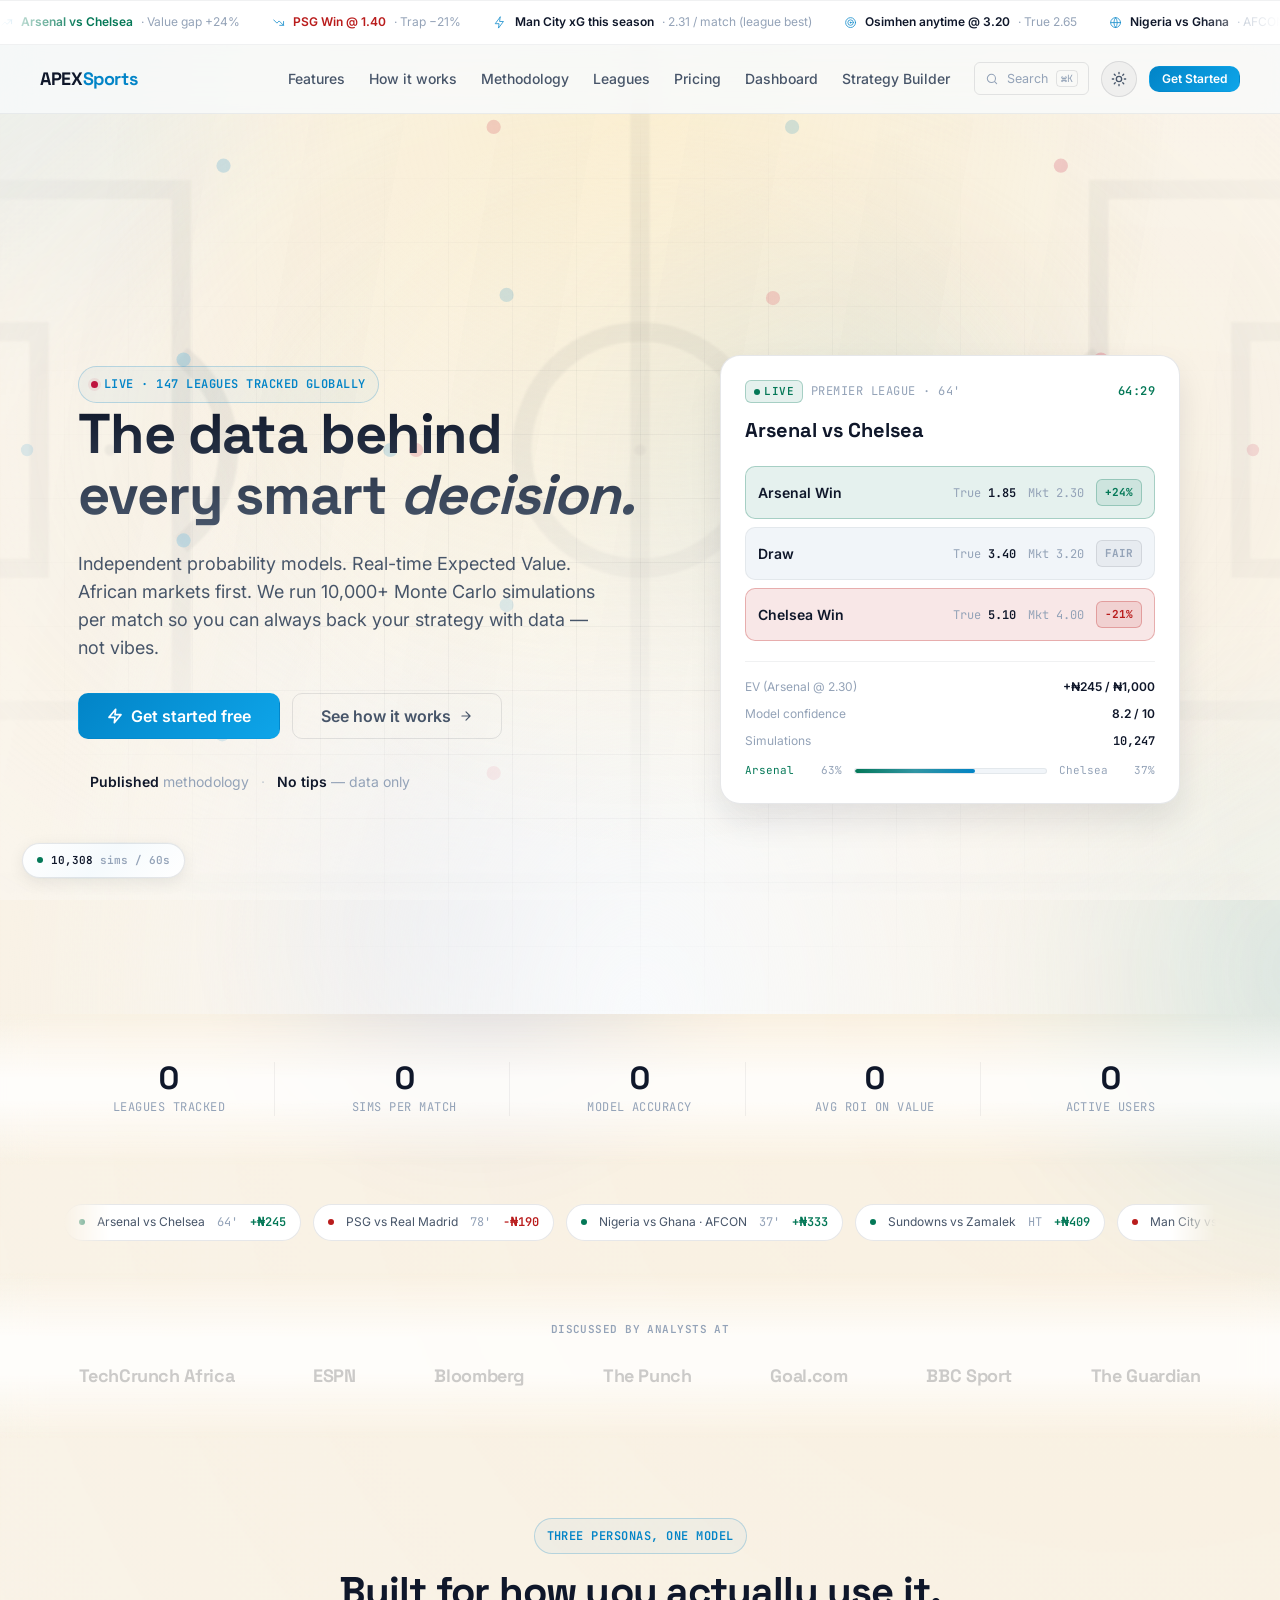
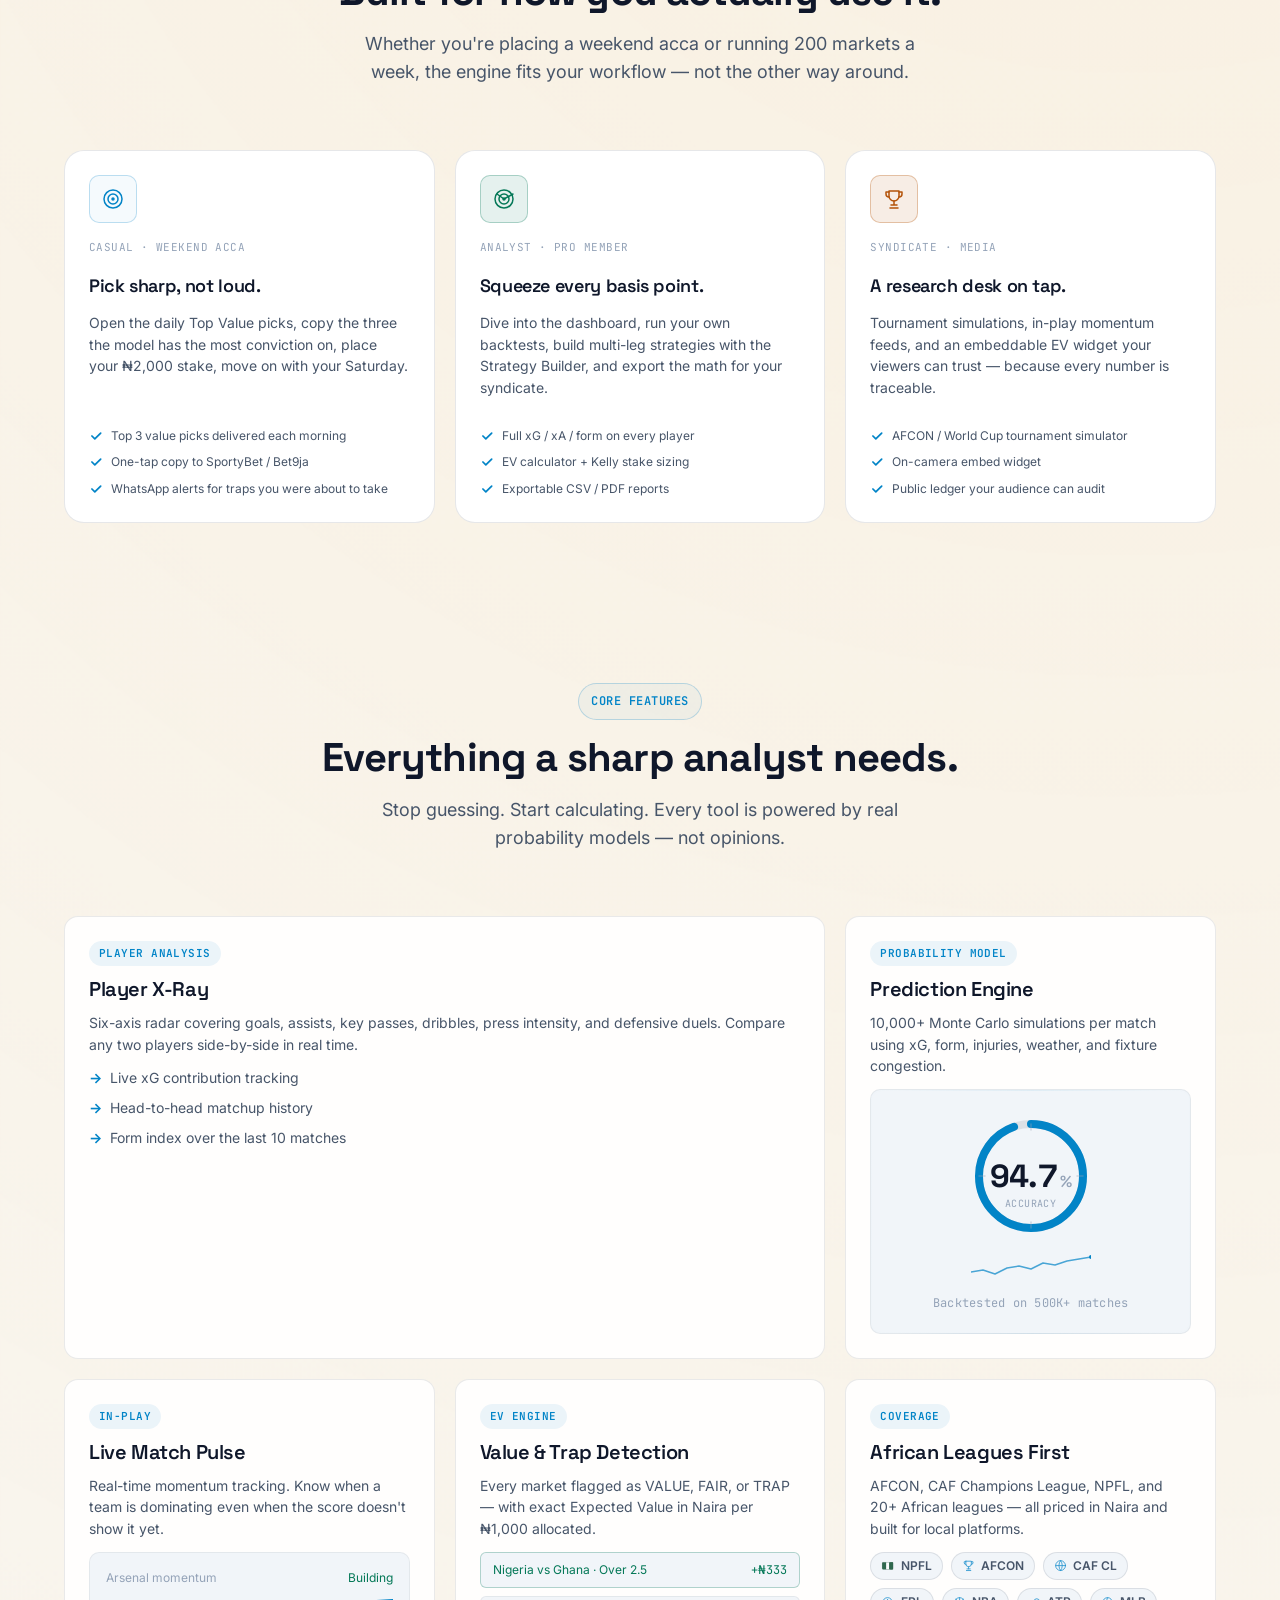
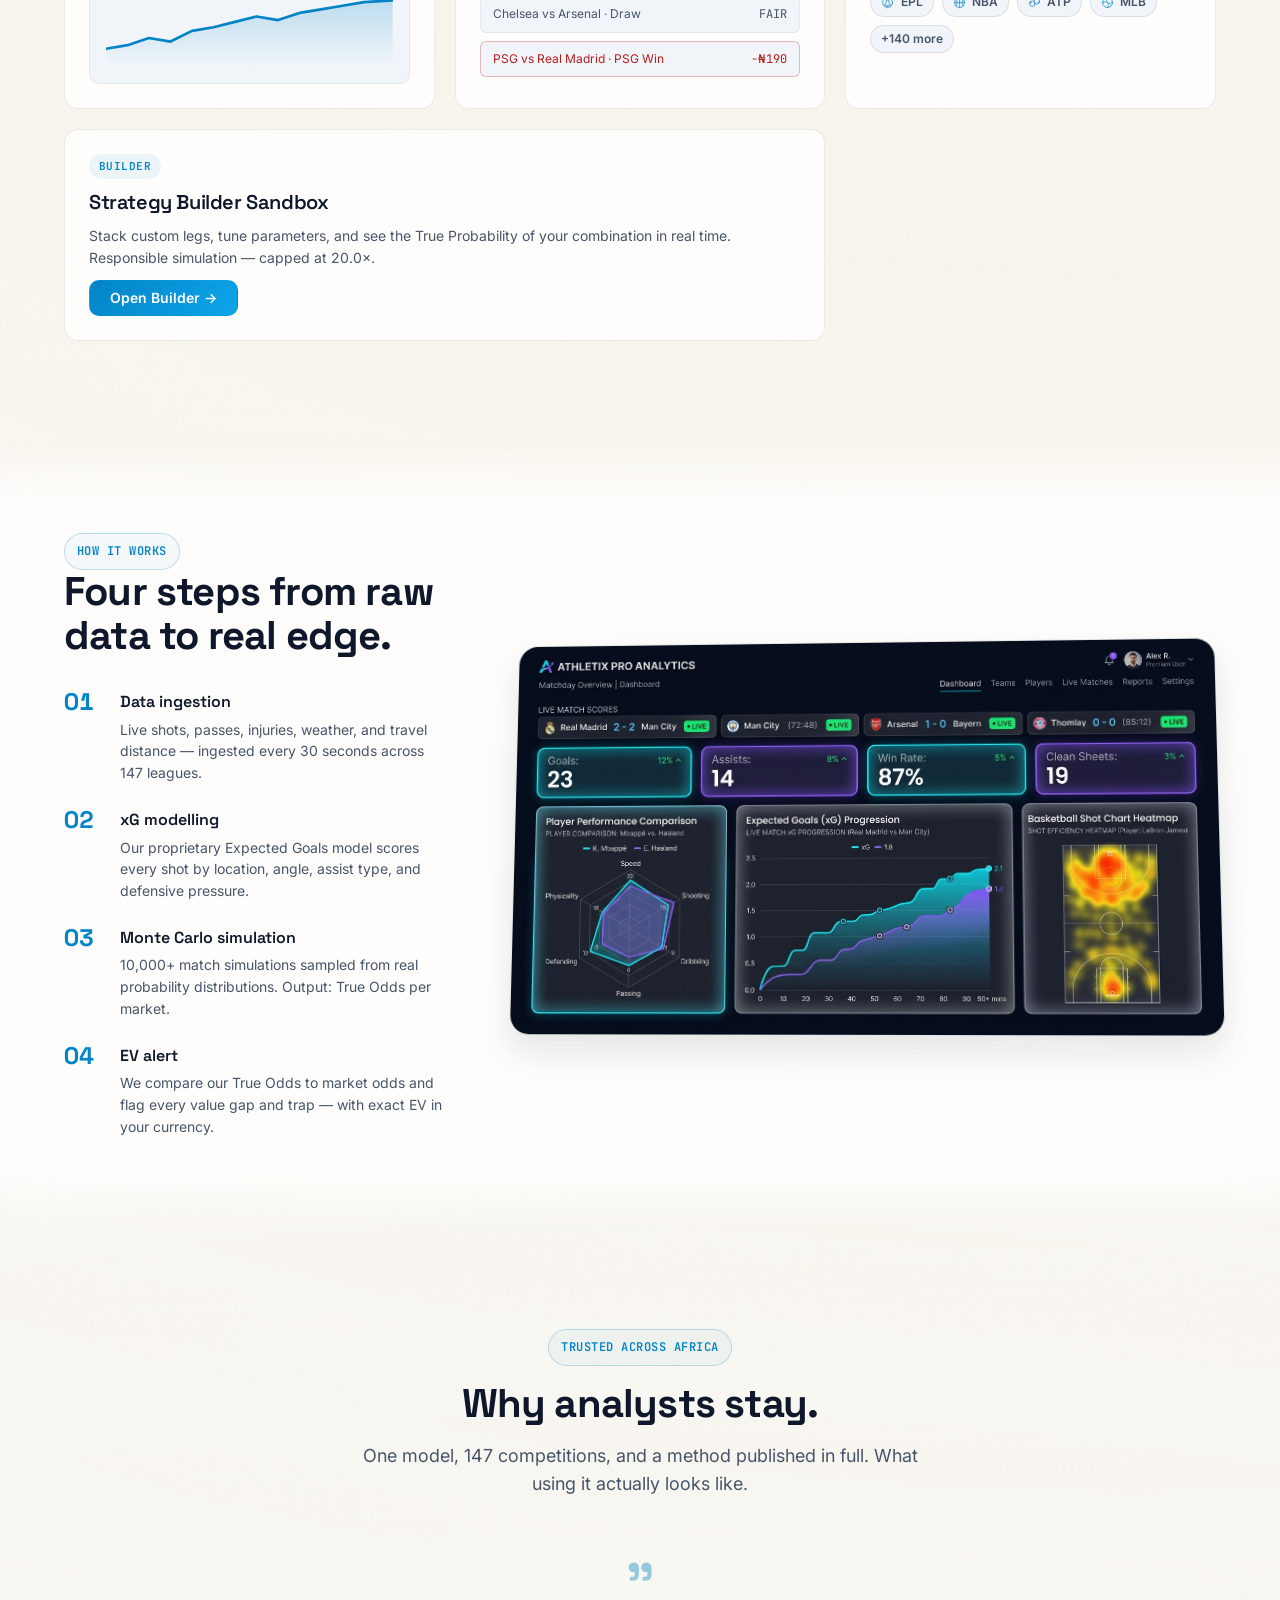
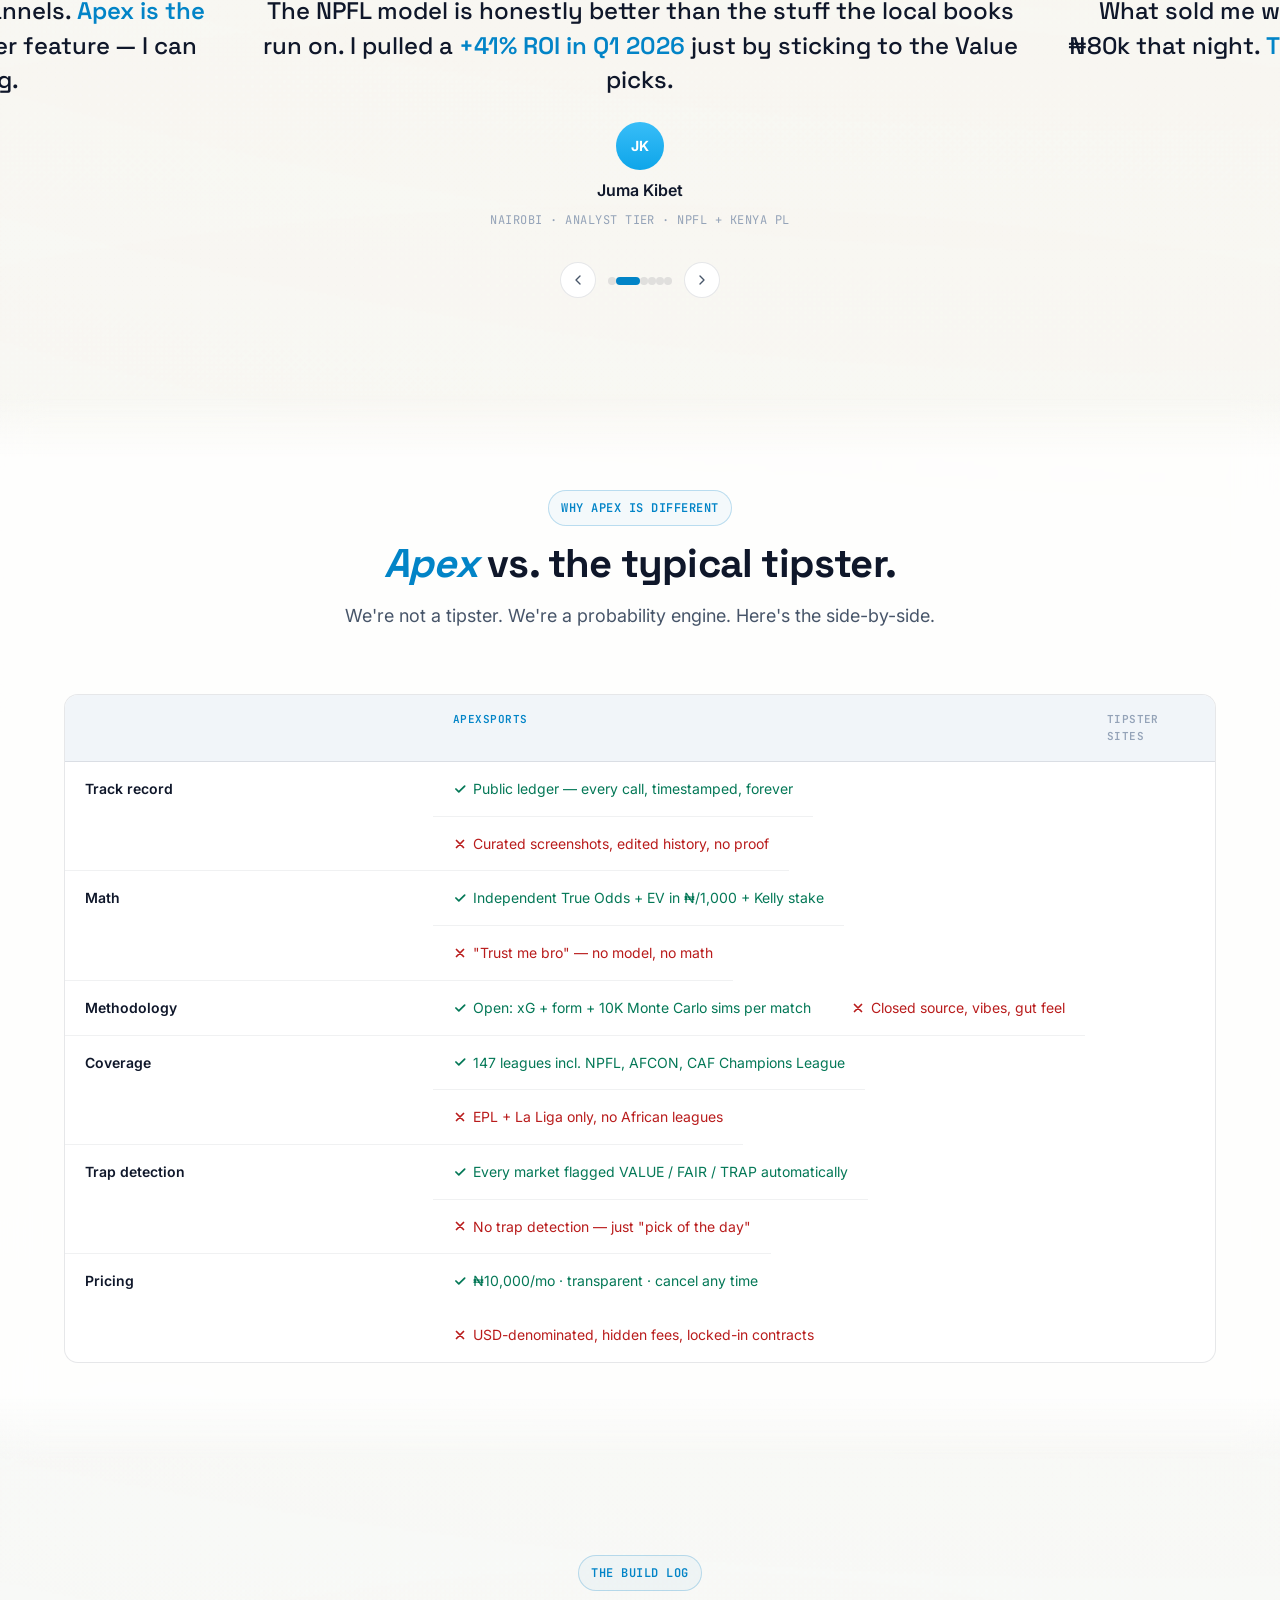
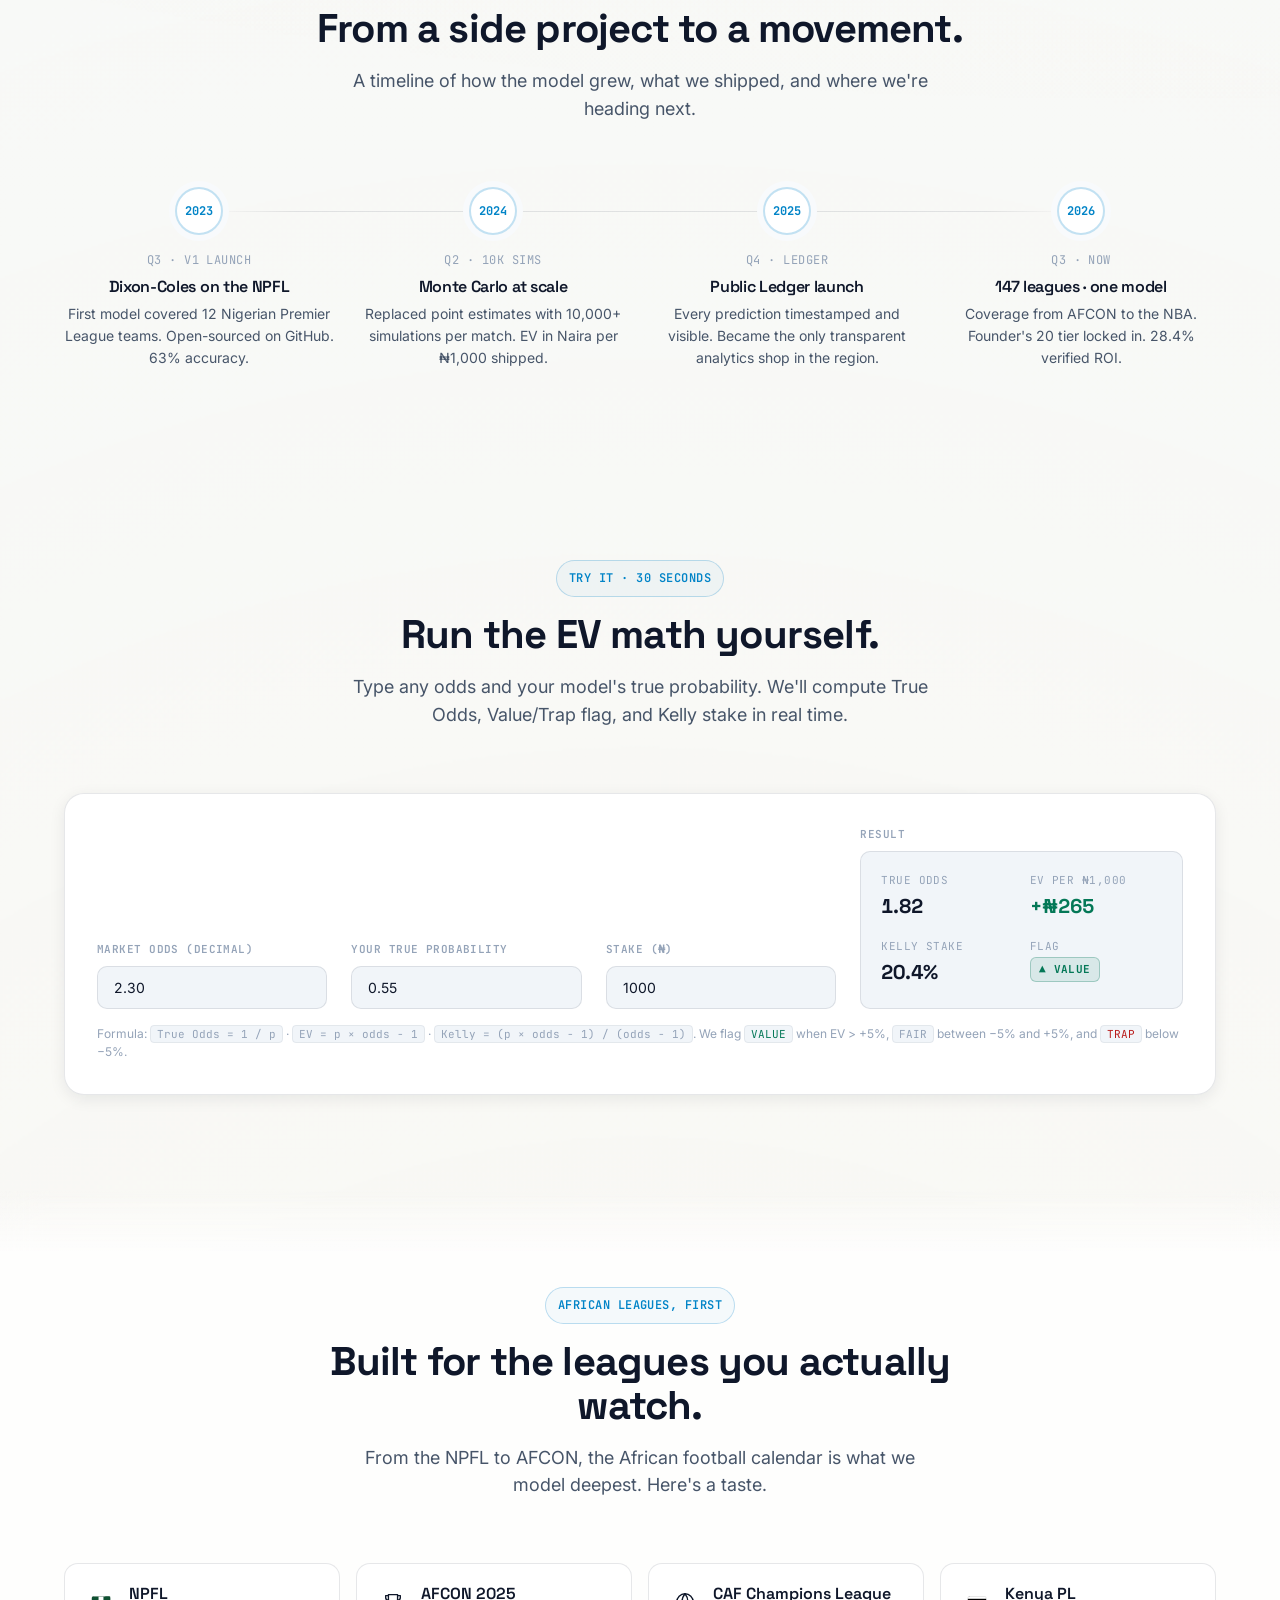
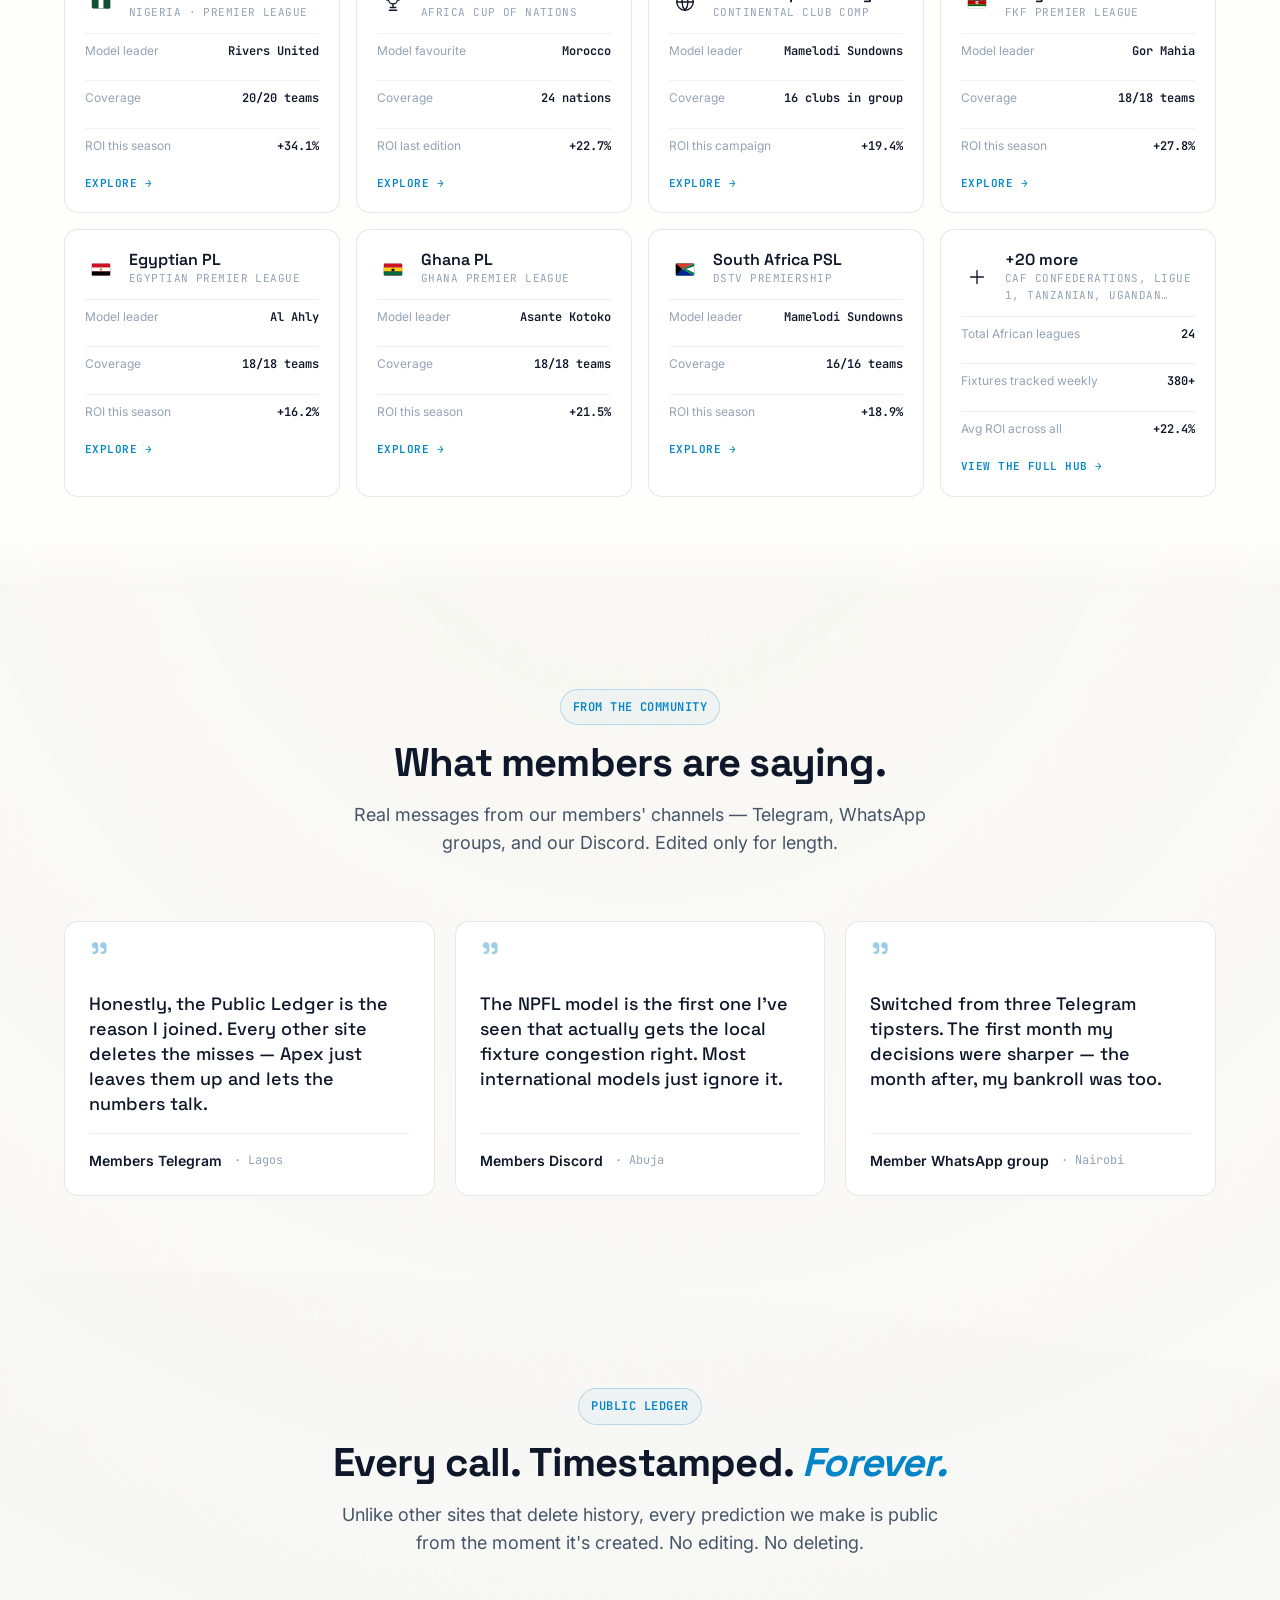
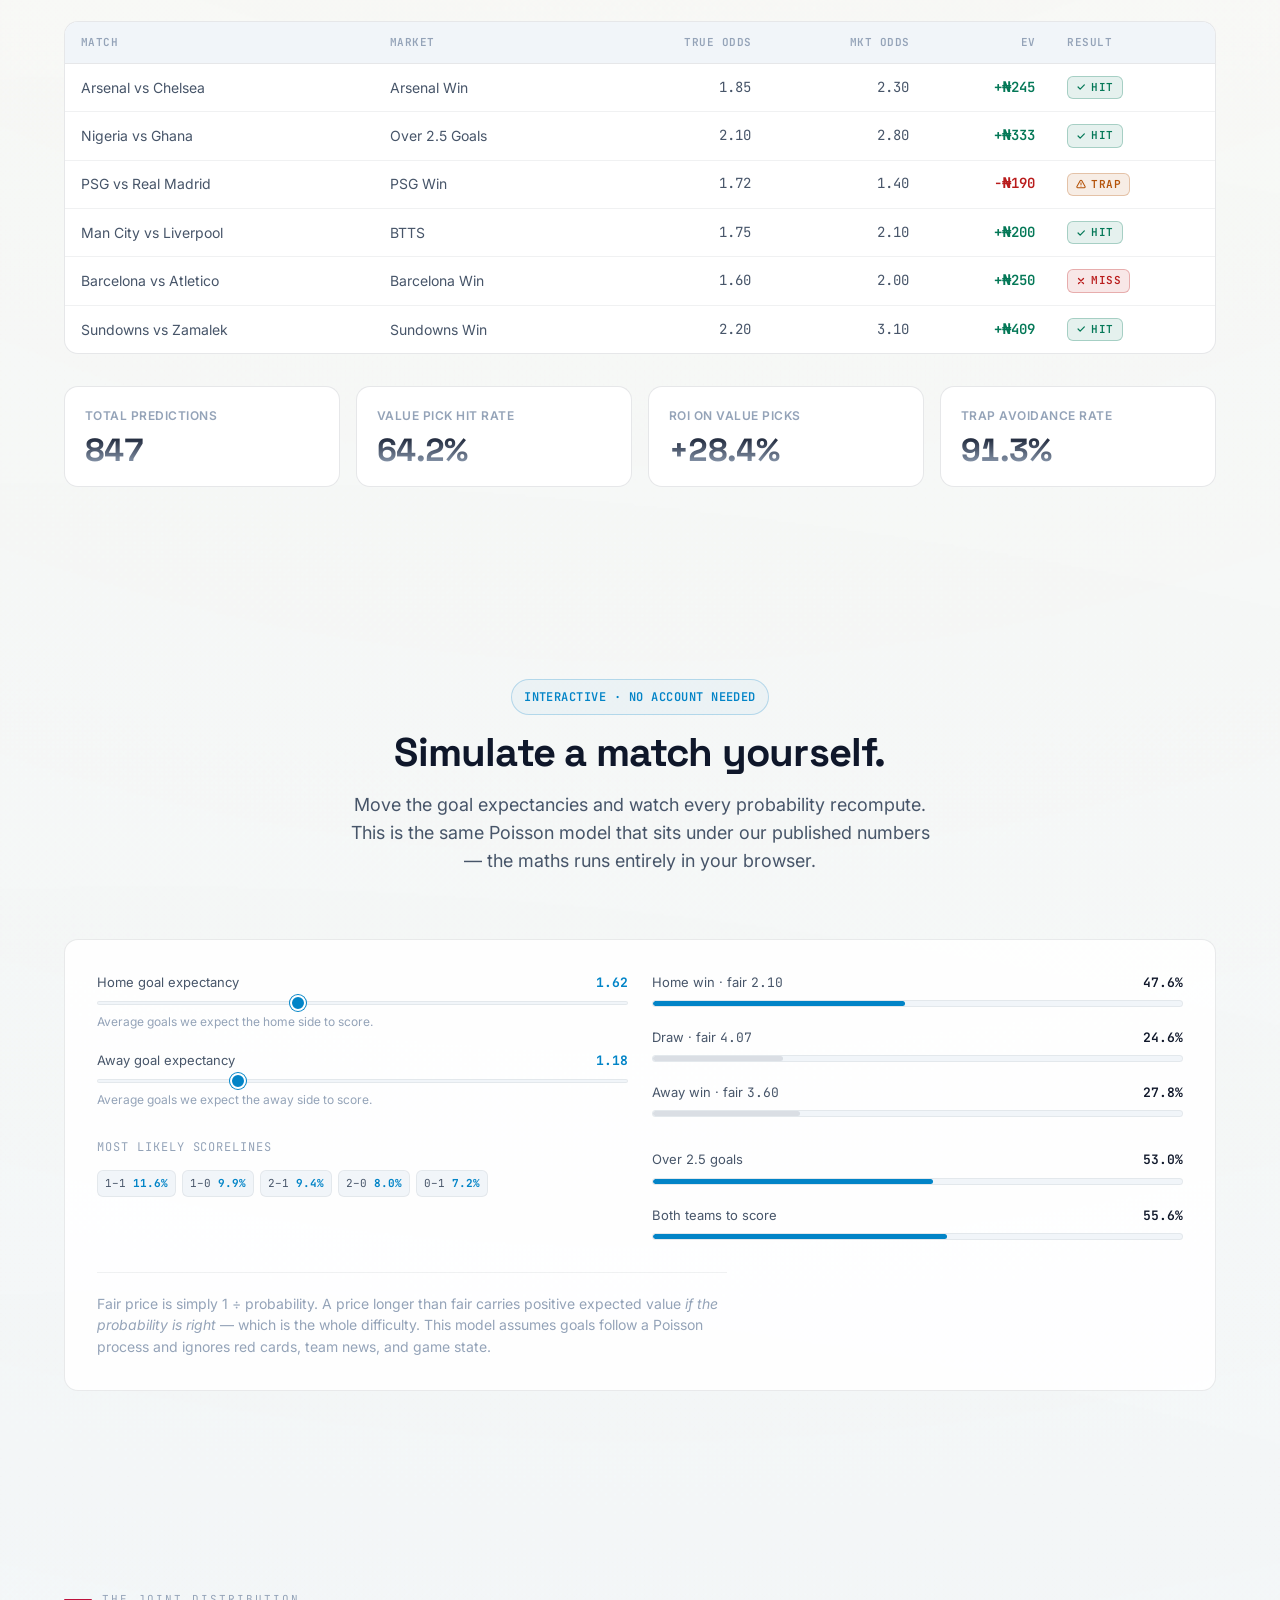
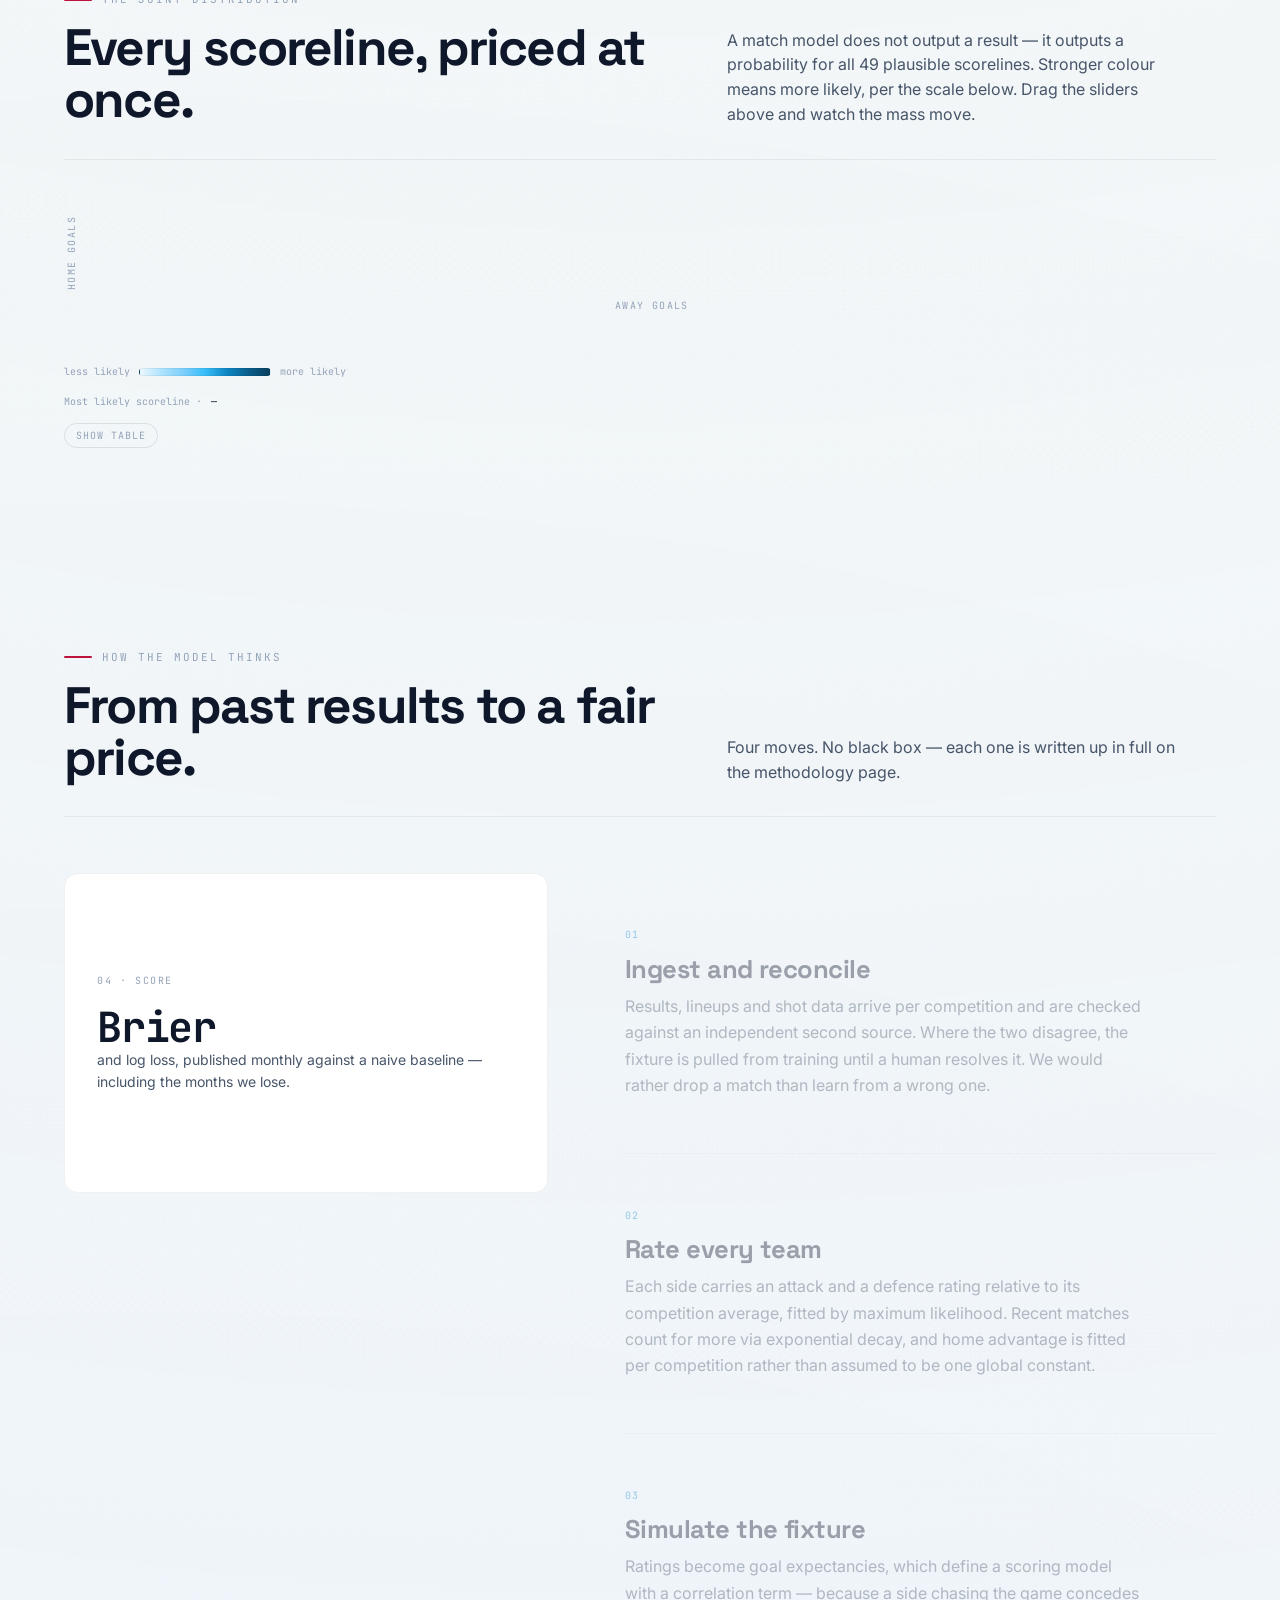
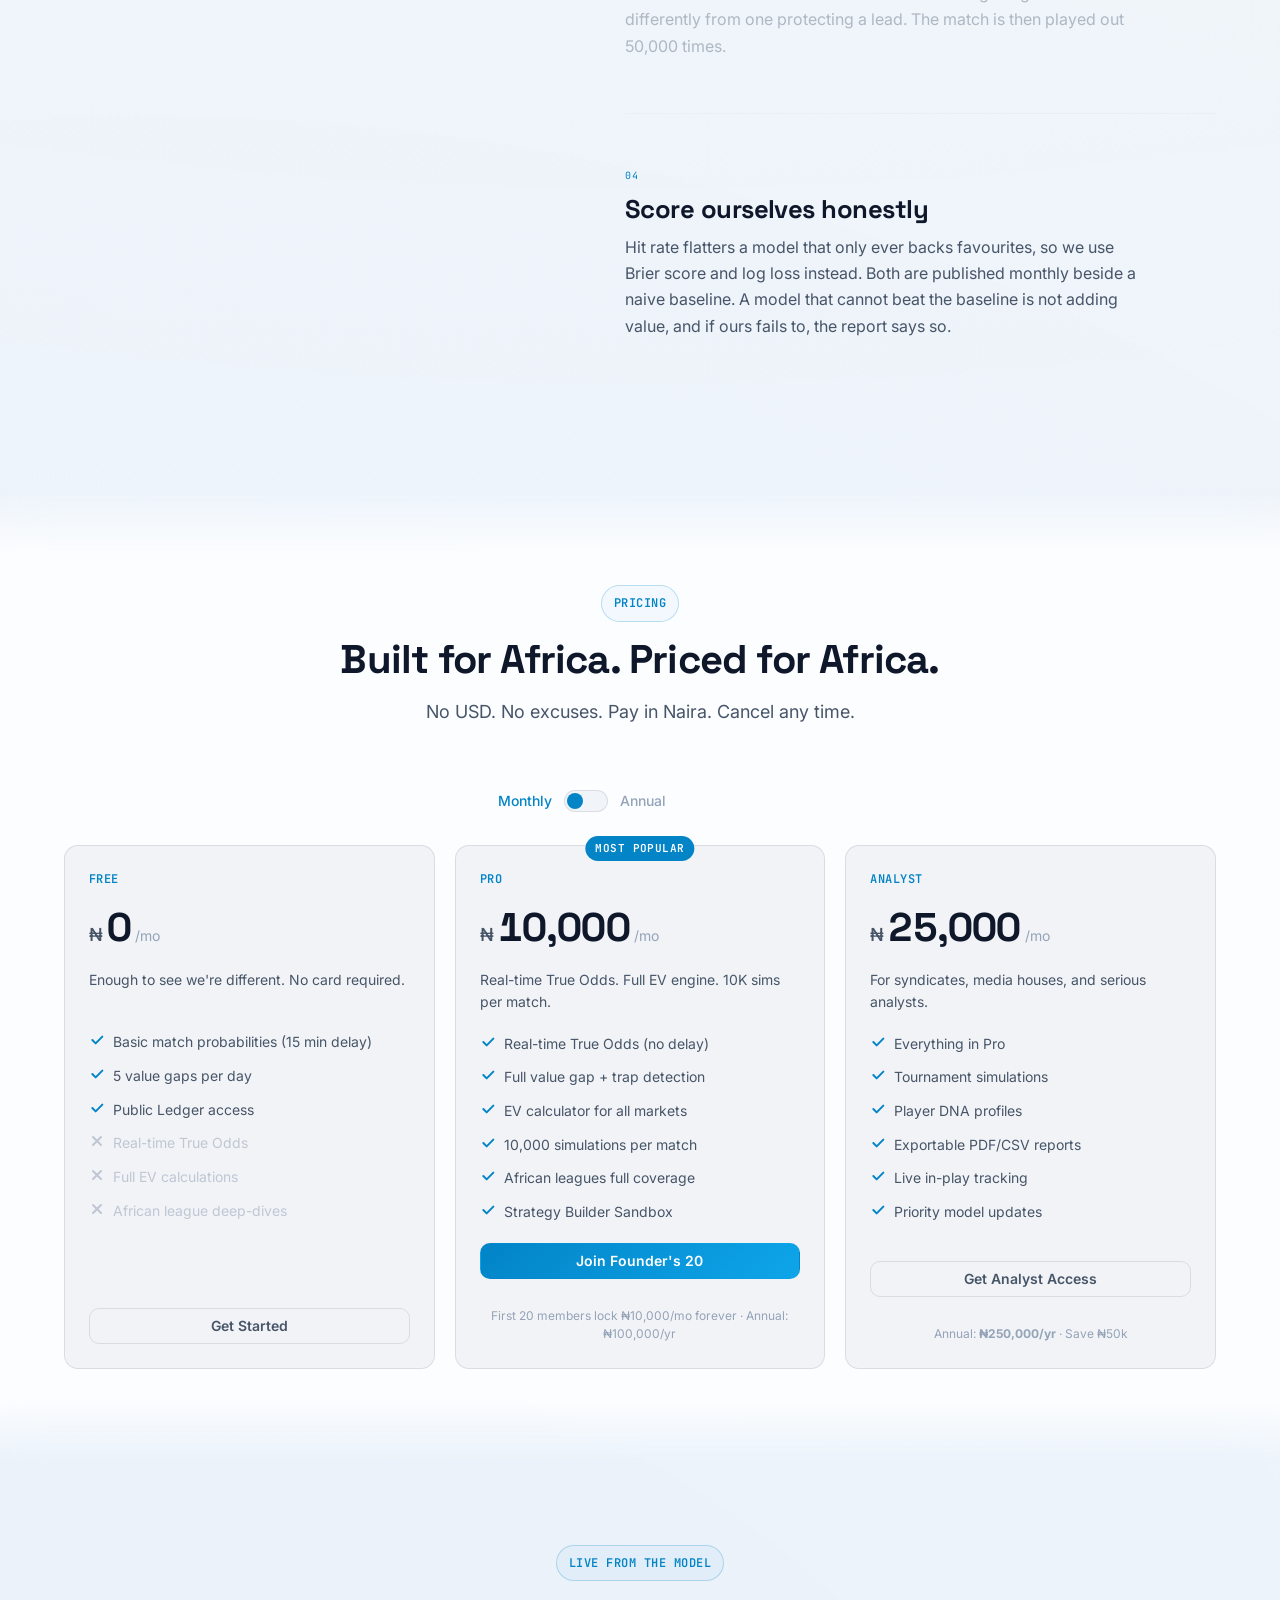
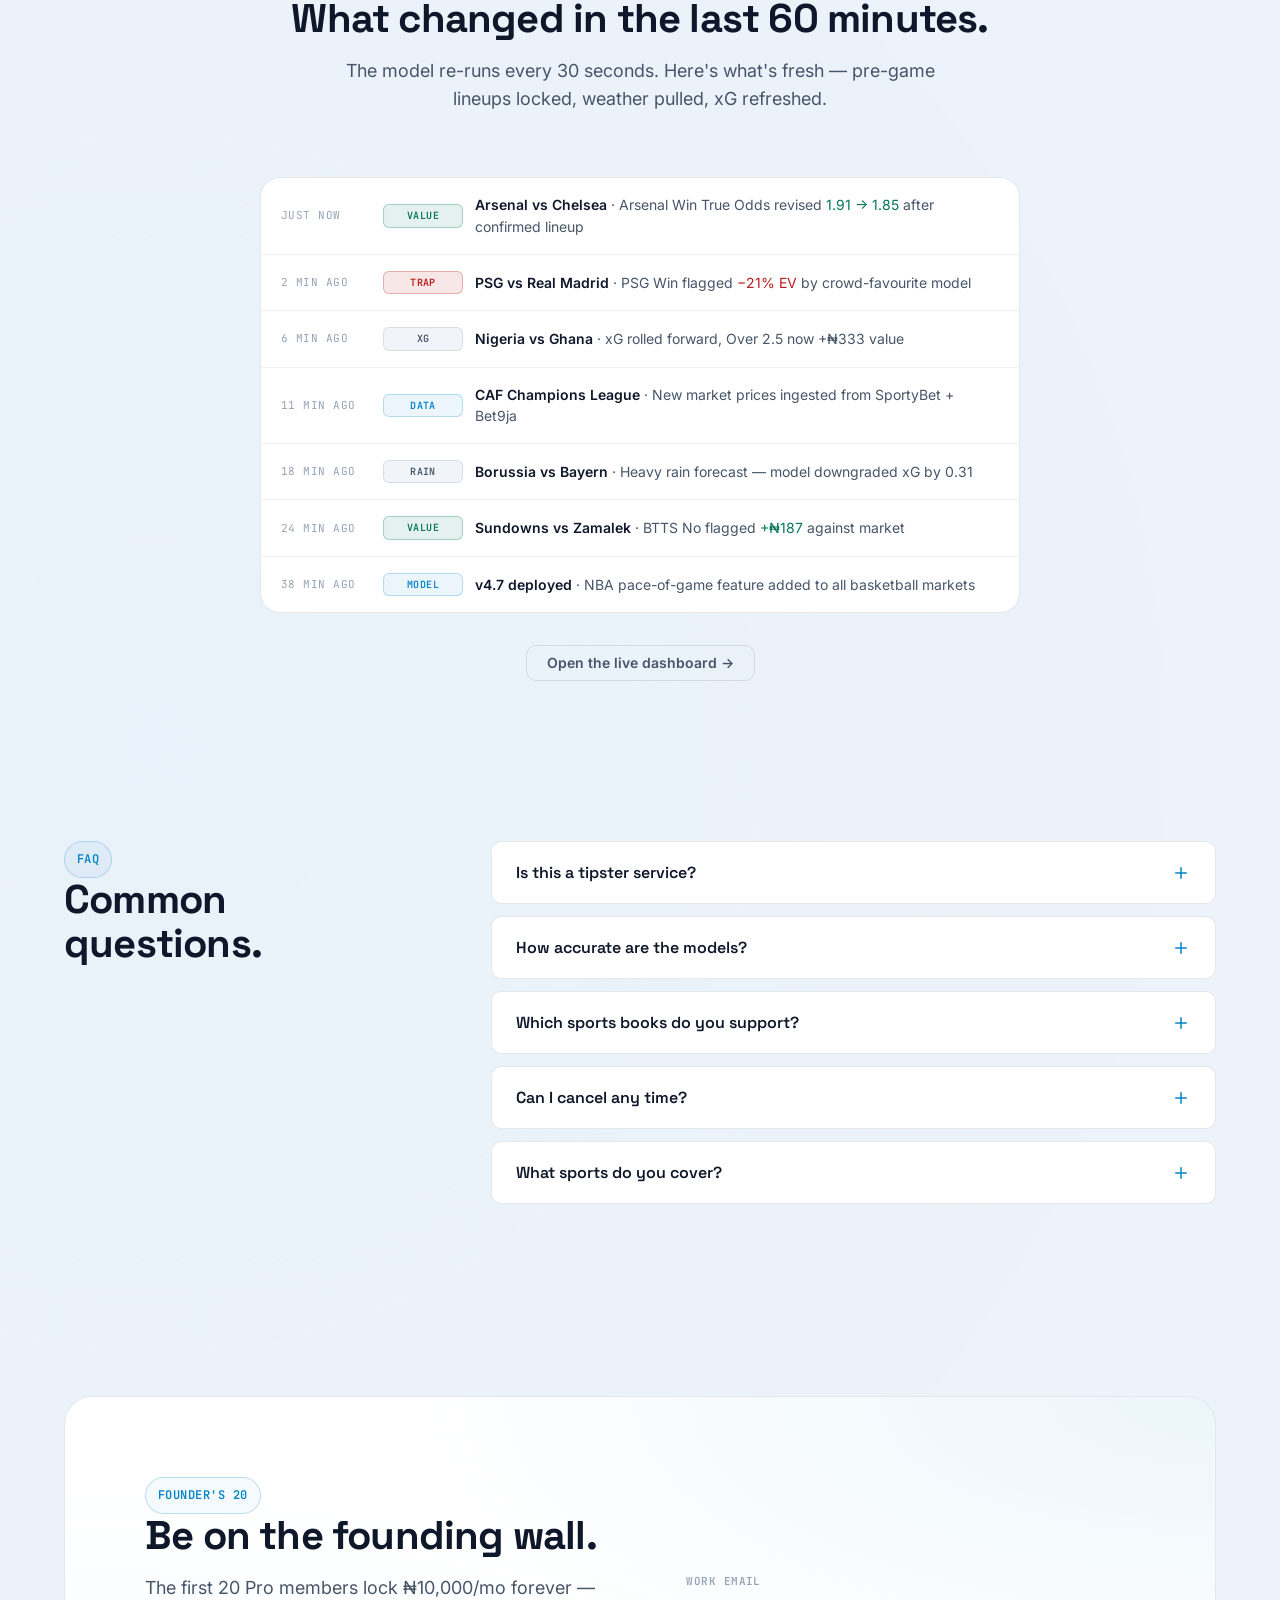
<file: __diag.html>
<!DOCTYPE html>
<html lang="en">
<head>
  <meta charset="UTF-8">
  <meta name="viewport" content="width=device-width, initial-scale=1.0">
  <title>ApexSports Analytics — Independent Probability Models for Africa</title>
  <meta name="description" content="ApexSports Analytics builds independent probability models for football, basketball, tennis, and baseball — with real-time Expected Value in Naira and African league coverage from NPFL to AFCON.">
  <meta name="theme-color" content="#06080F">
  <meta name="color-scheme" content="dark light">
  <link rel="canonical" href="https://apexsports.ng/">
  <meta property="og:title" content="ApexSports Analytics — Where Data Meets Sport">
  <meta property="og:description" content="Independent probability models. Real-time EV. African markets first.">
  <meta property="og:type" content="website">
  <meta property="og:url" content="https://apexsports.ng/">
  <meta property="og:site_name" content="ApexSports Analytics">
  <meta property="og:locale" content="en_NG">
  <meta name="twitter:card" content="summary_large_image">
  <meta name="twitter:title" content="ApexSports Analytics — Where Data Meets Sport">
  <meta name="twitter:description" content="Independent probability models. Real-time EV in Naira. African markets first.">
  <link rel="icon" type="image/svg+xml" href="data:image/svg+xml,%3Csvg xmlns='http://www.w3.org/2000/svg' viewBox='0 0 100 100'%3E%3Crect width='100' height='100' rx='22' fill='%230B1220'/%3E%3Cpath d='M50 16L82 82L68 82L62 68L38 68L32 82L18 82Z M44 58L56 58L50 44Z' fill='%2338BDF8'/%3E%3Ccircle cx='50' cy='50' r='3.5' fill='%230B1220'/%3E%3C/svg%3E">
  <script type="application/ld+json">
  {
    "@context": "https://schema.org",
    "@type": "Organization",
    "name": "ApexSports Analytics",
    "url": "https://apexsports.ng",
    "logo": "https://apexsports.ng/icon.svg",
    "description": "Africa's first independent sports probability engine. We sell data, not tips.",
    "foundingDate": "2023",
    "address": { "@type": "PostalAddress", "addressCountry": "NG", "addressLocality": "Lagos" },
    "contactPoint": { "@type": "ContactPoint", "contactType": "customer support", "email": "hello@apexsports.ng", "availableLanguage": ["en"] },
    "sameAs": [
      "https://twitter.com/apexsportsng",
      "https://t.me/apex_alerts"
    ]
  }
  </script>
  <script type="application/ld+json">
  {
    "@context": "https://schema.org",
    "@type": "SoftwareApplication",
    "name": "ApexSports Analytics",
    "applicationCategory": "FinanceApplication",
    "operatingSystem": "Web",
    "description": "Independent sports probability engine with real-time Expected Value, Monte Carlo simulation, and African league coverage.",
    "offers": [
      { "@type": "Offer", "name": "Pro", "price": "10000", "priceCurrency": "NGN", "description": "Real-time True Odds, full EV engine, 10K sims per match." },
      { "@type": "Offer", "name": "Analyst", "price": "25000", "priceCurrency": "NGN", "description": "Tournament simulations, exportable reports, priority model updates." }
    ]
  }
  </script>
  <script type="application/ld+json">
  {
    "@context": "https://schema.org",
    "@type": "FAQPage",
    "mainEntity": [
      { "@type": "Question", "name": "Is this a tipster service?", "acceptedAnswer": { "@type": "Answer", "text": "No. We are a data company. We provide probability models and Expected Value analysis. We do not tell you what decisions to make — we show you what the math says." } },
      { "@type": "Question", "name": "How accurate are the models?", "acceptedAnswer": { "@type": "Answer", "text": "Our value pick hit rate sits at 64.2% with a verified +28.4% ROI over the last 12 months — all visible on the Public Ledger." } },
      { "@type": "Question", "name": "Which sports books do you support?", "acceptedAnswer": { "@type": "Answer", "text": "We compare against SportyBet, Bet9ja, 1xBet, Betway, and 12 other major operators to calculate the EV gap. Our True Odds are computed independently from our own xG and Monte Carlo models." } },
      { "@type": "Question", "name": "Can I cancel any time?", "acceptedAnswer": { "@type": "Answer", "text": "Yes. No contracts. No hidden fees. Cancel from your account dashboard in seconds." } },
      { "@type": "Question", "name": "What sports do you cover?", "acceptedAnswer": { "@type": "Answer", "text": "Football, basketball, tennis, and baseball — across 147 leagues globally. African leagues are our priority: AFCON, CAF Champions League, and NPFL are covered in full." } }
    ]
  }
  </script>
  <link rel="preconnect" href="https://fonts.googleapis.com">
  <link rel="preconnect" href="https://fonts.gstatic.com" crossorigin>
  <link href="https://fonts.googleapis.com/css2?family=Space+Grotesk:wght@400;500;600;700&family=Inter:wght@400;500;600;700&family=JetBrains+Mono:wght@400;500;700&display=swap" rel="stylesheet">
  <link rel="stylesheet" href="design-tokens.css?v=6">
  <link rel="stylesheet" href="components.css?v=6">
  <link rel="stylesheet" href="styles.css?v=6">
  <link rel="stylesheet" href="theme.css?v=6">
  <link rel="stylesheet" href="apex-ui.css?v=7">
  <link rel="stylesheet" href="apex-modern.css?v=1">
  <script src="theme.js?v=6"></script>
  <script src="lightning.js?v=6"></script>
</head>
<body>

<!-- Preloader — calibration terminal (wordmark + typed status + progress) -->
<!-- Preloader v2 — "Ignition".
     Three flex rows (top / centre / bottom) so nothing is free-floating
     and elements cannot overlap at any viewport size. Background layers
     and the progress bar are the only absolutely positioned pieces. -->
<!-- Preloader v2 — "Ignition".
     Three flex rows (top / centre / bottom) so nothing is free-floating
     and elements cannot overlap at any viewport size. Background layers
     and the progress bar are the only absolutely positioned pieces. -->
<!-- Preloader v2 — "Ignition".
     Three flex rows (top / centre / bottom) so nothing is free-floating
     and elements cannot overlap at any viewport size. Background layers
     and the progress bar are the only absolutely positioned pieces. -->
<!-- Preloader v2 — "Ignition".
     Three flex rows (top / centre / bottom) so nothing is free-floating
     and elements cannot overlap at any viewport size. Background layers
     and the progress bar are the only absolutely positioned pieces. -->
<!-- Preloader v2 — "Ignition".
     Three flex rows (top / centre / bottom) so nothing is free-floating
     and elements cannot overlap at any viewport size. Background layers
     and the progress bar are the only absolutely positioned pieces. -->
<!-- Preloader v2 — "Ignition".
     Three flex rows (top / centre / bottom) so nothing is free-floating
     and elements cannot overlap at any viewport size. Background layers
     and the progress bar are the only absolutely positioned pieces. -->
<!-- Preloader v2 — "Ignition".
     Three flex rows (top / centre / bottom) so nothing is free-floating
     and elements cannot overlap at any viewport size. Background layers
     and the progress bar are the only absolutely positioned pieces. -->
<!-- Preloader v2 — "Ignition".
     Three flex rows (top / centre / bottom) so nothing is free-floating
     and elements cannot overlap at any viewport size. Background layers
     and the progress bar are the only absolutely positioned pieces. -->
<!-- Preloader v2 — "Ignition".
     Three flex rows (top / centre / bottom) so nothing is free-floating
     and elements cannot overlap at any viewport size. Background layers
     and the progress bar are the only absolutely positioned pieces. -->
<!-- Preloader v2 — "Ignition".
     Three flex rows (top / centre / bottom) so nothing is free-floating
     and elements cannot overlap at any viewport size. Background layers
     and the progress bar are the only absolutely positioned pieces. -->
<!-- Preloader v2 — "Ignition".
     Three flex rows (top / centre / bottom) so nothing is free-floating
     and elements cannot overlap at any viewport size. Background layers
     and the progress bar are the only absolutely positioned pieces. -->
<!-- Preloader v2 — "Ignition".
     Three flex rows (top / centre / bottom) so nothing is free-floating
     and elements cannot overlap at any viewport size. Background layers
     and the progress bar are the only absolutely positioned pieces. -->
<!-- Preloader v2 — "Ignition".
     Three flex rows (top / centre / bottom) so nothing is free-floating
     and elements cannot overlap at any viewport size. Background layers
     and the progress bar are the only absolutely positioned pieces. -->
<!-- Preloader v2 — "Ignition".
     Three flex rows (top / centre / bottom) so nothing is free-floating
     and elements cannot overlap at any viewport size. Background layers
     and the progress bar are the only absolutely positioned pieces. -->
<!-- Preloader v2 — "Ignition".
     Three flex rows (top / centre / bottom) so nothing is free-floating
     and elements cannot overlap at any viewport size. Background layers
     and the progress bar are the only absolutely positioned pieces. -->
<div class="pl" id="preloader" role="status" aria-live="polite" aria-label="Loading">

  <div class="pl__fx" aria-hidden="true">
    <div class="pl__blob pl__blob--1"></div>
    <div class="pl__blob pl__blob--2"></div>
    <div class="pl__blob pl__blob--3"></div>
    <div class="pl__blob pl__blob--4"></div>
    <div class="pl__blob pl__blob--5"></div>
    <div class="pl__floor"></div>
    <div class="pl__ring" style="--r:0"></div>
    <div class="pl__ring" style="--r:1"></div>
    <div class="pl__ring" style="--r:2"></div>
    <canvas class="pl__net" data-pl-net></canvas>
    <div class="pl__streaks">
      <i class="pl__streak" style="--s:0"></i>
      <i class="pl__streak" style="--s:1"></i>
      <i class="pl__streak" style="--s:2"></i>
      <i class="pl__streak" style="--s:3"></i>
      <i class="pl__streak" style="--s:4"></i>
      <i class="pl__streak" style="--s:5"></i>
      <i class="pl__streak" style="--s:6"></i>
    </div>
    <div class="pl__scan"></div>
    <div class="pl__glitch"></div>
    <div class="pl__grain"></div>
    <div class="pl__vig"></div>
    <div class="pl__frame"></div>
    <div class="pl__flash"></div>
  </div>

  <div class="pl__row">
    <span class="pl__tag"><span class="pl__led"></span>Boot sequence</span>
    <span class="pl__row-right">
      <span class="pl__tag pl__tag--right">Node · af-south-1</span>
      <button class="pl__skip" type="button" data-pl-skip>Skip</button>
    </span>
  </div>

  <div class="pl__centre">
    <h1 class="pl__mark">
      <span class="pl__sleeve"><span class="pl__word" style="--i:0">Apex</span></span>
      <span class="pl__sleeve"><span class="pl__word pl__word--grad" style="--i:1">Sports</span></span>
    </h1>
    <p class="pl__tagline">Probability Engine · v4.7.2</p>
    <p class="pl__status">
      <span class="pl__status-dot" aria-hidden="true"></span>
      <span data-pl-status>Booting model runtime</span>
    </p>
  </div>

  <div class="pl__row pl__row--bottom">
    <div class="pl__count" aria-hidden="true">
      <span data-pl-num>00</span><span class="pl__count-pct">%</span>
    </div>

    <div class="pl__stats" aria-hidden="true">
      <div class="pl__stat">
        <span class="pl__stat-num" data-pl-stat="sims" data-to="10247">0</span>
        <span class="pl__stat-label">Simulations</span>
      </div>
      <div class="pl__stat">
        <span class="pl__stat-num" data-pl-stat="leagues" data-to="147">0</span>
        <span class="pl__stat-label">Leagues</span>
      </div>
      <div class="pl__stat">
        <span class="pl__stat-num" data-pl-stat="models" data-to="12">0</span>
        <span class="pl__stat-label">Models</span>
      </div>
    </div>

    <div class="pl__log" data-pl-log aria-hidden="true"></div>
  </div>

  <div class="pl__bar" role="progressbar" aria-valuemin="0" aria-valuemax="100" aria-valuenow="0" aria-label="Loading progress">
    <div class="pl__bar-fill" data-pl-fill></div>
  </div>
</div>

<!-- Live ticker -->
<div class="ticker" aria-hidden="true">
  <div class="ticker__track" id="tickerTrack">
    <span class="ticker__item ticker__item--pos"><svg class="icon"><use href="#i-trending-up"/></svg> <strong>Arsenal vs Chelsea</strong> · Value gap +24%</span>
    <span class="ticker__item ticker__item--neg"><svg class="icon"><use href="#i-trending-down"/></svg> <strong>PSG Win @ 1.40</strong> · Trap −21%</span>
    <span class="ticker__item"><svg class="icon"><use href="#i-zap"/></svg> <strong>Man City xG this season</strong> · 2.31 / match (league best)</span>
    <span class="ticker__item"><svg class="icon"><use href="#i-target"/></svg> <strong>Osimhen anytime @ 3.20</strong> · True 2.65</span>
    <span class="ticker__item"><svg class="icon"><use href="#i-globe"/></svg> <strong>Nigeria vs Ghana</strong> · AFCON qualifier · simulation live</span>
    <span class="ticker__item"><svg class="icon"><use href="#i-radar"/></svg> <strong>10,247 simulations</strong> completed in the last 60s</span>
    <span class="ticker__item ticker__item--pos"><svg class="icon"><use href="#i-trending-up"/></svg> <strong>Arsenal vs Chelsea</strong> · Value gap +24%</span>
    <span class="ticker__item ticker__item--neg"><svg class="icon"><use href="#i-trending-down"/></svg> <strong>PSG Win @ 1.40</strong> · Trap −21%</span>
    <span class="ticker__item"><svg class="icon"><use href="#i-zap"/></svg> <strong>Man City xG this season</strong> · 2.31 / match (league best)</span>
    <span class="ticker__item"><svg class="icon"><use href="#i-target"/></svg> <strong>Osimhen anytime @ 3.20</strong> · True 2.65</span>
    <span class="ticker__item"><svg class="icon"><use href="#i-globe"/></svg> <strong>Nigeria vs Ghana</strong> · AFCON qualifier · simulation live</span>
    <span class="ticker__item"><svg class="icon"><use href="#i-radar"/></svg> <strong>10,247 simulations</strong> completed in the last 60s</span>
  </div>
</div>

<!-- Top nav -->
<nav class="nav" id="navbar">
  <div class="container nav__inner">
    <a href="#" class="nav__brand">APEX<strong>Sports</strong></a>
    <div class="nav__links" id="navLinks">
      <a href="#features" class="nav__link">Features</a>
      <a href="#showcase" class="nav__link">How it works</a>
      <a href="methodology.html" class="nav__link">Methodology</a>
      <a href="league-hub.html" class="nav__link">Leagues</a>
      <a href="#pricing" class="nav__link">Pricing</a>
      <a href="dashboard.html" class="nav__link">Dashboard</a>
      <a href="strategy-builder.html" class="nav__link">Strategy Builder</a>
      <div class="nav__cta">
        <button class="ui-cmdk-trigger" type="button" data-cmdk-open aria-label="Open command palette"><svg viewBox="0 0 24 24" fill="none" stroke="currentColor" stroke-width="1.8" stroke-linecap="round" stroke-linejoin="round" aria-hidden="true"><circle cx="11" cy="11" r="7"/><path d="m20 20-3.5-3.5"/></svg><span>Search</span><kbd>⌘K</kbd></button>
        <button type="button" class="theme-toggle" id="themeToggle" aria-label="Toggle light/dark theme">
          <svg class="icon-moon" viewBox="0 0 24 24" width="16" height="16" fill="none" stroke="currentColor" stroke-width="2" stroke-linecap="round" stroke-linejoin="round" aria-hidden="true">
            <path d="M21 12.79A9 9 0 1 1 11.21 3 7 7 0 0 0 21 12.79z"/>
          </svg>
          <svg class="icon-sun" viewBox="0 0 24 24" width="16" height="16" fill="none" stroke="currentColor" stroke-width="2" stroke-linecap="round" stroke-linejoin="round" aria-hidden="true">
            <circle cx="12" cy="12" r="4"/>
            <path d="M12 2v2M12 20v2M4.93 4.93l1.41 1.41M17.66 17.66l1.41 1.41M2 12h2M20 12h2M4.93 19.07l1.41-1.41M17.66 6.34l1.41-1.41"/>
          </svg>
        </button>
        <a href="#pricing" class="btn btn--primary btn--sm">Get Started</a>
      </div>
    </div>
    <button class="nav__mobile-toggle" id="mobileToggle" aria-label="Menu">
      <span></span><span></span><span></span>
    </button>
  </div>
</nav>

<!-- Hero -->
<section class="hero" id="hero" data-sport="football">
  <canvas class="lightning-canvas" id="heroCanvas" aria-hidden="true"></canvas>
  <div class="gradient-mesh" aria-hidden="true"></div>
  <div class="container hero__inner">
    <div class="hero__content reveal">
      <span class="eyebrow" data-pulse>Live · 147 leagues tracked globally</span>
      <h1 class="hero__title">
        The data behind<br>
        every smart <span class="title-flair">decision.</span>
      </h1>
      <p class="hero__sub">
        Independent probability models. Real-time Expected Value. African markets first.
        We run 10,000+ Monte Carlo simulations per match so you can always back your strategy with data — not vibes.
      </p>
      <div class="hero__actions">
        <a href="#pricing" class="btn btn--primary btn--lg">
          <svg viewBox="0 0 24 24" width="16" height="16" fill="none" stroke="currentColor" stroke-width="2.5" stroke-linecap="round" stroke-linejoin="round" aria-hidden="true"><path d="M13 2L3 14h9l-1 8 10-12h-9l1-8z"/></svg>
          Get started free
        </a>
        <a href="#showcase" class="btn btn--ghost btn--lg">
          See how it works
          <svg viewBox="0 0 24 24" width="14" height="14" fill="none" stroke="currentColor" stroke-width="2" stroke-linecap="round" stroke-linejoin="round" aria-hidden="true"><path d="M5 12h14M12 5l7 7-7 7"/></svg>
        </a>
      </div>
      <div class="hero__proof">
        <div class="hero__proof-meta">
          <span class="stars" aria-hidden="true">
            <svg class="icon" viewBox="0 0 24 24" fill="currentColor" stroke="currentColor" stroke-width="1.5" stroke-linecap="round" stroke-linejoin="round"><path d="M12 2.5l2.95 6.36 6.55.95-4.75 4.62 1.12 6.54L12 17.88 6.13 20.97l1.12-6.54L2.5 9.81l6.55-.95L12 2.5z"/></svg>
            <svg class="icon" viewBox="0 0 24 24" fill="currentColor" stroke="currentColor" stroke-width="1.5" stroke-linecap="round" stroke-linejoin="round"><path d="M12 2.5l2.95 6.36 6.55.95-4.75 4.62 1.12 6.54L12 17.88 6.13 20.97l1.12-6.54L2.5 9.81l6.55-.95L12 2.5z"/></svg>
            <svg class="icon" viewBox="0 0 24 24" fill="currentColor" stroke="currentColor" stroke-width="1.5" stroke-linecap="round" stroke-linejoin="round"><path d="M12 2.5l2.95 6.36 6.55.95-4.75 4.62 1.12 6.54L12 17.88 6.13 20.97l1.12-6.54L2.5 9.81l6.55-.95L12 2.5z"/></svg>
            <svg class="icon" viewBox="0 0 24 24" fill="currentColor" stroke="currentColor" stroke-width="1.5" stroke-linecap="round" stroke-linejoin="round"><path d="M12 2.5l2.95 6.36 6.55.95-4.75 4.62 1.12 6.54L12 17.88 6.13 20.97l1.12-6.54L2.5 9.81l6.55-.95L12 2.5z"/></svg>
            <svg class="icon" viewBox="0 0 24 24" fill="currentColor" stroke="currentColor" stroke-width="1.5" stroke-linecap="round" stroke-linejoin="round"><path d="M12 2.5l2.95 6.36 6.55.95-4.75 4.62 1.12 6.54L12 17.88 6.13 20.97l1.12-6.54L2.5 9.81l6.55-.95L12 2.5z"/></svg>
          </span>
          <span><strong>Published</strong> methodology</span>
          <span class="hero__proof-sep" aria-hidden="true">·</span>
          <span><strong>No tips</strong> &mdash; data only</span>
        </div>
      </div>
    </div>

    <div class="hero__visual reveal reveal-delay-1">
      <div class="live-card">
        <div class="live-card__head">
          <span class="badge badge--live badge--dot">LIVE</span>
          <span>Premier League · 64'</span>
          <span class="live-card__time" id="heroTime">64:22</span>
        </div>
        <div class="live-card__title">Arsenal vs Chelsea</div>
        <div class="live-card__list">
          <div class="odd-row odd-row--value">
            <span class="odd-row__name">Arsenal Win</span>
            <span class="odd-row__num">True <b>1.85</b></span>
            <span class="odd-row__num">Mkt 2.30</span>
            <span class="odd-row__pill odd-row__pill--value"><svg class="icon" viewBox="0 0 24 24" width="11" height="11" aria-hidden="true"><path d="M3 17l6-6 4 4 8-8M14 7h7v7" fill="none" stroke="currentColor" stroke-width="2.5" stroke-linecap="round" stroke-linejoin="round"/></svg> +24%</span>
          </div>
          <div class="odd-row">
            <span class="odd-row__name">Draw</span>
            <span class="odd-row__num">True <b>3.40</b></span>
            <span class="odd-row__num">Mkt 3.20</span>
            <span class="odd-row__pill odd-row__pill--fair">FAIR</span>
          </div>
          <div class="odd-row odd-row--trap">
            <span class="odd-row__name">Chelsea Win</span>
            <span class="odd-row__num">True <b>5.10</b></span>
            <span class="odd-row__num">Mkt 4.00</span>
            <span class="odd-row__pill odd-row__pill--trap"><svg class="icon" viewBox="0 0 24 24" width="11" height="11" aria-hidden="true"><path d="M3 7l6 6 4-4 8 8M14 17h7v-7" fill="none" stroke="currentColor" stroke-width="2.5" stroke-linecap="round" stroke-linejoin="round"/></svg> −21%</span>
          </div>
        </div>
        <div class="live-card__stats">
          <div class="live-card__stat"><span>EV (Arsenal @ 2.30)</span><strong class="text-pos">+₦245 / ₦1,000</strong></div>
          <div class="live-card__stat"><span>Model confidence</span><strong>8.2 / 10</strong></div>
          <div class="live-card__stat"><span>Simulations</span><strong class="mono">10,247</strong></div>
        </div>
        <div class="live-card__progress" aria-label="Match momentum">
          <span class="live-card__progress-label">
            <span class="text-pos">Arsenal</span>
            <span class="text-muted">63%</span>
          </span>
          <div class="live-card__progress-bar">
            <div class="live-card__progress-fill" id="heroMomFill" style="width:63%"></div>
          </div>
          <span class="live-card__progress-label">
            <span class="text-muted">Chelsea</span>
            <span class="text-muted">37%</span>
          </span>
        </div>
      </div>
    </div>
  </div>
</section>

<!-- Stats strip -->
<section class="stats-strip">
  <div class="container">
    <div class="stats-strip__inner">
      <div class="stats-strip__cell">
        <div class="stats-strip__num" data-target="147" data-suffix="+">0</div>
        <div class="stats-strip__lbl">Leagues tracked</div>
      </div>
      <div class="stats-strip__cell">
        <div class="stats-strip__num" data-target="10000" data-suffix="+">0</div>
        <div class="stats-strip__lbl">Sims per match</div>
      </div>
      <div class="stats-strip__cell">
        <div class="stats-strip__num" data-target="94.7" data-suffix="%" data-decimal="true">0</div>
        <div class="stats-strip__lbl">Model accuracy</div>
      </div>
      <div class="stats-strip__cell">
        <div class="stats-strip__num" data-target="28.4" data-suffix="%" data-decimal="true">0</div>
        <div class="stats-strip__lbl">Avg ROI on value</div>
      </div>
      <div class="stats-strip__cell">
        <div class="stats-strip__num" data-target="2400" data-suffix="+">0</div>
        <div class="stats-strip__lbl">Active users</div>
      </div>
    </div>
  </div>
</section>

<!-- Live match strip -->
<section class="section--tight" aria-label="Live matches right now" style="padding-block:var(--space-6) var(--space-4);">
  <div class="container">
    <div class="live-strip reveal" id="liveStrip">
      <div class="live-strip__item"><span class="live-strip__dot"></span><span>Arsenal vs Chelsea</span><span class="live-strip__time">64'</span><span class="live-strip__ev pos">+₦245</span></div>
      <div class="live-strip__item is-neg"><span class="live-strip__dot"></span><span>PSG vs Real Madrid</span><span class="live-strip__time">78'</span><span class="live-strip__ev neg">−₦190</span></div>
      <div class="live-strip__item"><span class="live-strip__dot"></span><span>Nigeria vs Ghana · AFCON</span><span class="live-strip__time">37'</span><span class="live-strip__ev pos">+₦333</span></div>
      <div class="live-strip__item"><span class="live-strip__dot"></span><span>Sundowns vs Zamalek</span><span class="live-strip__time">HT</span><span class="live-strip__ev pos">+₦409</span></div>
      <div class="live-strip__item is-neg"><span class="live-strip__dot"></span><span>Man City vs Liverpool</span><span class="live-strip__time">82'</span><span class="live-strip__ev neg">−₦118</span></div>
      <div class="live-strip__item"><span class="live-strip__dot"></span><span>Al Ahly vs Zamalek</span><span class="live-strip__time">55'</span><span class="live-strip__ev pos">+₦178</span></div>
      <div class="live-strip__item"><span class="live-strip__dot"></span><span>Gor Mahia vs Tusker</span><span class="live-strip__time">23'</span><span class="live-strip__ev pos">+₦92</span></div>
      <div class="live-strip__item is-neg"><span class="live-strip__dot"></span><span>Asante Kotoko vs Hearts</span><span class="live-strip__time">FT</span><span class="live-strip__ev neg">−₦66</span></div>
    </div>
  </div>
</section>

<!-- Press / As featured in -->
<section class="press-strip">
  <div class="container">
    <p class="press-strip__label">Discussed by analysts at</p>
    <div class="press-strip__row">
      <span class="press-logo">TechCrunch Africa</span>
      <span class="press-logo">ESPN</span>
      <span class="press-logo">Bloomberg</span>
      <span class="press-logo">The Punch</span>
      <span class="press-logo">Goal.com</span>
      <span class="press-logo">BBC Sport</span>
      <span class="press-logo">The Guardian</span>
    </div>
  </div>
</section>

<!-- Usage personas -->
<section class="section--tight" style="padding-block:var(--space-20) var(--space-16);">
  <div class="container">
    <div class="section-header reveal">
      <span class="eyebrow">Three personas, one model</span>
      <h2 class="section-header__title">Built for how you actually use it.</h2>
      <p class="section-header__sub">Whether you're placing a weekend acca or running 200 markets a week, the engine fits your workflow — not the other way around.</p>
    </div>

    <div class="usage-grid reveal">
      <article class="usage-card">
        <div class="usage-card__icon"><svg class="icon"><use href="#i-target"/></svg></div>
        <div class="usage-card__role">Casual · weekend acca</div>
        <h3 class="usage-card__title">Pick sharp, not loud.</h3>
        <p class="usage-card__desc">Open the daily Top Value picks, copy the three the model has the most conviction on, place your ₦2,000 stake, move on with your Saturday.</p>
        <ul class="usage-card__list">
          <li>Top 3 value picks delivered each morning</li>
          <li>One-tap copy to SportyBet / Bet9ja</li>
          <li>WhatsApp alerts for traps you were about to take</li>
        </ul>
      </article>

      <article class="usage-card">
        <div class="usage-card__icon"><svg class="icon"><use href="#i-radar"/></svg></div>
        <div class="usage-card__role">Analyst · pro member</div>
        <h3 class="usage-card__title">Squeeze every basis point.</h3>
        <p class="usage-card__desc">Dive into the dashboard, run your own backtests, build multi-leg strategies with the Strategy Builder, and export the math for your syndicate.</p>
        <ul class="usage-card__list">
          <li>Full xG / xA / form on every player</li>
          <li>EV calculator + Kelly stake sizing</li>
          <li>Exportable CSV / PDF reports</li>
        </ul>
      </article>

      <article class="usage-card">
        <div class="usage-card__icon"><svg class="icon"><use href="#i-trophy"/></svg></div>
        <div class="usage-card__role">Syndicate · media</div>
        <h3 class="usage-card__title">A research desk on tap.</h3>
        <p class="usage-card__desc">Tournament simulations, in-play momentum feeds, and an embeddable EV widget your viewers can trust — because every number is traceable.</p>
        <ul class="usage-card__list">
          <li>AFCON / World Cup tournament simulator</li>
          <li>On-camera embed widget</li>
          <li>Public ledger your audience can audit</li>
        </ul>
      </article>
    </div>
  </div>
</section>

<!-- Features -->
<section class="section" id="features" data-sport="football">
  <div class="container">
    <div class="section-header reveal">
      <span class="eyebrow">Core features</span>
      <h2 class="section-header__title">Everything a sharp analyst needs.</h2>
      <p class="section-header__sub">Stop guessing. Start calculating. Every tool is powered by real probability models — not opinions.</p>
    </div>

    <div class="features-grid">
      <div class="card feature feature--wide reveal">
        <span class="feature__tag">Player analysis</span>
        <h3 class="feature__title">Player X-Ray</h3>
        <p class="feature__desc">Six-axis radar covering goals, assists, key passes, dribbles, press intensity, and defensive duels. Compare any two players side-by-side in real time.</p>
        <ul class="feature__list">
          <li>Live xG contribution tracking</li>
          <li>Head-to-head matchup history</li>
          <li>Form index over the last 10 matches</li>
        </ul>
      </div>

      <div class="card feature reveal">
        <span class="feature__tag">Probability model</span>
        <h3 class="feature__title">Prediction Engine</h3>
        <p class="feature__desc">10,000+ Monte Carlo simulations per match using xG, form, injuries, weather, and fixture congestion.</p>
        <div class="mini-gauge">
          <div class="mini-gauge__ring">
            <svg viewBox="0 0 132 132" aria-hidden="true">
              <!-- Track ring -->
              <circle class="mini-gauge__ring-bg" cx="66" cy="66" r="52"/>
              <!-- Foreground ring (animated) -->
              <circle class="mini-gauge__ring-fg" cx="66" cy="66" r="52"
                pathLength="100"
                stroke-dasharray="100"
                stroke-dashoffset="5.3"
                style="--gauge-value: 94.7"/>
              <!-- Tick marks at 25/50/75 -->
              <g class="mini-gauge__ticks">
                <line x1="66" y1="14" x2="66" y2="20" />
                <line x1="118" y1="66" x2="112" y2="66" />
                <line x1="66" y1="118" x2="66" y2="112" />
                <line x1="14" y1="66" x2="20" y2="66" />
              </g>
            </svg>
            <div class="mini-gauge__center">
              <div class="mini-gauge__value">
                <span class="mini-gauge__num" data-value="94.7">94.7</span><span class="mini-gauge__pct">%</span>
              </div>
              <div class="mini-gauge__label">Accuracy</div>
            </div>
          </div>
          <svg class="mini-gauge__spark" viewBox="0 0 120 28" preserveAspectRatio="none" aria-hidden="true">
            <polyline class="mini-gauge__spark-line" points="0,18 12,16 24,20 36,14 48,12 60,15 72,9 84,11 96,7 108,5 120,3"/>
            <circle class="mini-gauge__spark-dot" cx="120" cy="3" r="2"/>
          </svg>
          <div class="mini-gauge__desc">Backtested on 500K+ matches</div>
        </div>
      </div>

      <div class="card feature reveal">
        <span class="feature__tag">In-play</span>
        <h3 class="feature__title">Live Match Pulse</h3>
        <p class="feature__desc">Real-time momentum tracking. Know when a team is dominating even when the score doesn't show it yet.</p>
        <div class="spark">
          <div class="spark__head">
            <span>Arsenal momentum</span>
            <span class="text-pos"><svg class="icon" viewBox="0 0 24 24" width="11" height="11" aria-hidden="true"><path d="M3 17l6-6 4 4 8-8M14 7h7v7" fill="none" stroke="currentColor" stroke-width="2.5" stroke-linecap="round" stroke-linejoin="round"/></svg> Building</span>
          </div>
          <svg viewBox="0 0 160 40" class="spark__svg" preserveAspectRatio="none" aria-hidden="true">
            <defs>
              <linearGradient id="sparkFill" x1="0" y1="0" x2="0" y2="1">
                <stop offset="0%" stop-color="currentColor" stop-opacity="0.22"/>
                <stop offset="100%" stop-color="currentColor" stop-opacity="0"/>
              </linearGradient>
            </defs>
            <polygon fill="url(#sparkFill)" points="0,30 12,28 24,24 36,26 48,20 60,18 72,15 84,12 96,14 108,10 120,8 132,6 144,4 160,3 160,40 0,40"/>
            <polyline fill="none" stroke="currentColor" stroke-width="1.5" stroke-linecap="round" stroke-linejoin="round" points="0,30 12,28 24,24 36,26 48,20 60,18 72,15 84,12 96,14 108,10 120,8 132,6 144,4 160,3"/>
          </svg>
        </div>
      </div>

      <div class="card feature reveal">
        <span class="feature__tag">EV engine</span>
        <h3 class="feature__title">Value &amp; Trap Detection</h3>
        <p class="feature__desc">Every market flagged as VALUE, FAIR, or TRAP — with exact Expected Value in Naira per ₦1,000 allocated.</p>
        <div class="ev-list">
          <div class="ev-list__row ev-list__row--pos">Nigeria vs Ghana · Over 2.5 <span class="mono"><svg class="icon" viewBox="0 0 24 24" width="11" height="11" aria-hidden="true"><path d="M3 17l6-6 4 4 8-8M14 7h7v7" fill="none" stroke="currentColor" stroke-width="2.5" stroke-linecap="round" stroke-linejoin="round"/></svg> +₦333</span></div>
          <div class="ev-list__row">Chelsea vs Arsenal · Draw <span class="mono">FAIR</span></div>
          <div class="ev-list__row ev-list__row--neg">PSG vs Real Madrid · PSG Win <span class="mono"><svg class="icon" viewBox="0 0 24 24" width="11" height="11" aria-hidden="true"><path d="M3 7l6 6 4-4 8 8M14 17h7v-7" fill="none" stroke="currentColor" stroke-width="2.5" stroke-linecap="round" stroke-linejoin="round"/></svg> −₦190</span></div>
        </div>
      </div>

      <div class="card feature reveal">
        <span class="feature__tag">Coverage</span>
        <h3 class="feature__title">African Leagues First</h3>
        <p class="feature__desc">AFCON, CAF Champions League, NPFL, and 20+ African leagues — all priced in Naira and built for local platforms.</p>
        <div class="league-tags">
          <span class="league-tag"><svg class="icon icon-flag" viewBox="0 0 24 24"><use href="#i-flag-ng"/></svg> NPFL</span>
          <span class="league-tag"><svg class="icon"><use href="#i-trophy"/></svg> AFCON</span>
          <span class="league-tag"><svg class="icon"><use href="#i-globe"/></svg> CAF CL</span>
          <span class="league-tag"><svg class="icon"><use href="#i-football"/></svg> EPL</span>
          <span class="league-tag"><svg class="icon"><use href="#i-basketball"/></svg> NBA</span>
          <span class="league-tag"><svg class="icon"><use href="#i-tennis"/></svg> ATP</span>
          <span class="league-tag"><svg class="icon"><use href="#i-baseball"/></svg> MLB</span>
          <span class="league-tag">+140 more</span>
        </div>
      </div>

      <div class="card feature feature--highlight feature--wide reveal">
        <span class="feature__tag">Builder</span>
        <h3 class="feature__title">Strategy Builder Sandbox</h3>
        <p class="feature__desc">Stack custom legs, tune parameters, and see the True Probability of your combination in real time. Responsible simulation — capped at 20.0×.</p>
        <div><a href="strategy-builder.html" class="btn btn--primary btn--md">Open Builder →</a></div>
      </div>
    </div>
  </div>
</section>

<!-- Showcase / How it works -->
<section class="section showcase" id="showcase" data-sport="basketball">
  <div class="container showcase__inner">
    <div class="reveal">
      <span class="eyebrow">How it works</span>
      <h2 class="section-header__title" style="text-align:left;align-items:flex-start;">Four steps from raw data to real edge.</h2>
      <div class="steps">
        <div class="step">
          <div class="step__num">01</div>
          <div class="step__body">
            <div class="step__title">Data ingestion</div>
            <p>Live shots, passes, injuries, weather, and travel distance — ingested every 30 seconds across 147 leagues.</p>
          </div>
        </div>
        <div class="step">
          <div class="step__num">02</div>
          <div class="step__body">
            <div class="step__title">xG modelling</div>
            <p>Our proprietary Expected Goals model scores every shot by location, angle, assist type, and defensive pressure.</p>
          </div>
        </div>
        <div class="step">
          <div class="step__num">03</div>
          <div class="step__body">
            <div class="step__title">Monte Carlo simulation</div>
            <p>10,000+ match simulations sampled from real probability distributions. Output: True Odds per market.</p>
          </div>
        </div>
        <div class="step">
          <div class="step__num">04</div>
          <div class="step__body">
            <div class="step__title">EV alert</div>
            <p>We compare our True Odds to market odds and flag every value gap and trap — with exact EV in your currency.</p>
          </div>
        </div>
      </div>
    </div>

    <div class="showcase__visual reveal">
      <div class="showcase__img-wrap">
        <img src="dashboard-mockup.jpg" alt="ApexSports Analytics Dashboard" class="showcase__img" loading="lazy">
        <div class="showcase__callout showcase__callout--tl">
          <span class="showcase__callout-dot" style="background:var(--positive);box-shadow:0 0 6px var(--positive)"></span>
          <div>
            <div style="font-size:10px;color:var(--text-muted);text-transform:uppercase;letter-spacing:0.04em">Value gap</div>
            <div>Arsenal Win · <span class="text-pos">+24%</span></div>
          </div>
        </div>
        <div class="showcase__callout showcase__callout--tr">
          <span class="showcase__callout-dot" style="background:var(--negative);box-shadow:0 0 6px var(--negative)"></span>
          <div>
            <div style="font-size:10px;color:var(--text-muted);text-transform:uppercase;letter-spacing:0.04em">Trap alert</div>
            <div>PSG Win · <span class="text-neg">−21%</span></div>
          </div>
        </div>
        <div class="showcase__callout showcase__callout--br">
          <span class="showcase__callout-dot" style="background:var(--accent);box-shadow:0 0 6px var(--accent)"></span>
          <div>
            <div style="font-size:10px;color:var(--text-muted);text-transform:uppercase;letter-spacing:0.04em">10,247 sims</div>
            <div>Completed · 0.4s</div>
          </div>
        </div>
      </div>
    </div>
  </div>
</section>

<!-- Testimonials -->
<section class="section testimonials" id="testimonials">
  <div class="container">
    <div class="section-header reveal">
      <span class="eyebrow">Trusted across Africa</span>
      <h2 class="section-header__title">Why analysts stay.</h2>
      <p class="section-header__sub">One model, 147 competitions, and a method published in full. What using it actually looks like.</p>
    </div>

    <div class="testimonials__viewport reveal" id="testimonialsViewport">
      <div class="testimonials__track" id="testimonialsTrack">

        <div class="testimonial">
          <p class="testimonial__quote">
            I used to subscribe to three tipster Telegram channels. <em>Apex is the only one I trust now.</em>
            The public ledger is the killer feature — I can finally see who's actually winning.
          </p>
          <div class="testimonial__attr">
            <div class="testimonial__avatar">AC</div>
            <span class="testimonial__name">Adaeze Chukwuma</span>
            <span class="testimonial__role">Lagos · Pro Member · EPL + AFCON focus</span>
          </div>
        </div>

        <div class="testimonial">
          <p class="testimonial__quote">
            The NPFL model is honestly better than the stuff the local books run on.
            I pulled a <em>+41% ROI in Q1 2026</em> just by sticking to the Value picks.
          </p>
          <div class="testimonial__attr">
            <div class="testimonial__avatar">JK</div>
            <span class="testimonial__name">Juma Kibet</span>
            <span class="testimonial__role">Nairobi · Analyst Tier · NPFL + Kenya PL</span>
          </div>
        </div>

        <div class="testimonial">
          <p class="testimonial__quote">
            What sold me was the trap detection on PSG. I would have lost ₦80k that night.
            <em>The model saved me three times in the first month alone.</em>
          </p>
          <div class="testimonial__attr">
            <div class="testimonial__avatar">MO</div>
            <span class="testimonial__name">Michael Okonkwo</span>
            <span class="testimonial__role">Abuja · Pro Member · Football + Tennis</span>
          </div>
        </div>

        <div class="testimonial">
          <p class="testimonial__quote">
            I'm a syndicate that runs 200+ markets a week. The Strategy Builder shaved hours off my workflow.
            <em>Correlation warnings alone are worth the price.</em>
          </p>
          <div class="testimonial__attr">
            <div class="testimonial__avatar">SN</div>
            <span class="testimonial__name">Sade Nwosu</span>
            <span class="testimonial__role">Lagos · Analyst Tier · Multi-sport</span>
          </div>
        </div>

        <div class="testimonial">
          <p class="testimonial__quote">
            The dashboards feel like Bloomberg for football. Every league I care about, the
            <em>xG, xA, form, and value math in one place</em>. Worth every naira.
          </p>
          <div class="testimonial__attr">
            <div class="testimonial__avatar">TE</div>
            <span class="testimonial__name">Tendai Eze</span>
            <span class="testimonial__role">Accra · Pro Member · Premier League + La Liga</span>
          </div>
        </div>

        <div class="testimonial">
          <p class="testimonial__quote">
            We integrated Apex into our studio show on the weekends. The EV in Naira per ₦1,000
            <em>reads clean on camera</em> and the audience trusts it instantly.
          </p>
          <div class="testimonial__attr">
            <div class="testimonial__avatar">KA</div>
            <span class="testimonial__name">Kola Adisa</span>
            <span class="testimonial__role">Lagos · Media Syndicate · Studio integration partner</span>
          </div>
        </div>

      </div>

      <div class="testimonials__nav">
        <button type="button" class="testimonials__btn" id="tmPrev" aria-label="Previous testimonial">
          <svg viewBox="0 0 24 24" width="16" height="16" fill="none" stroke="currentColor" stroke-width="2" stroke-linecap="round" stroke-linejoin="round" aria-hidden="true"><path d="M15 18l-6-6 6-6"/></svg>
        </button>
        <div class="testimonials__dots" id="tmDots"></div>
        <button type="button" class="testimonials__btn" id="tmNext" aria-label="Next testimonial">
          <svg viewBox="0 0 24 24" width="16" height="16" fill="none" stroke="currentColor" stroke-width="2" stroke-linecap="round" stroke-linejoin="round" aria-hidden="true"><path d="M9 18l6-6-6-6"/></svg>
        </button>
      </div>
    </div>
  </div>
</section>

<!-- Compare: Apex vs Tipsters -->
<section class="section compare" id="compare" data-sport="basketball">
  <div class="container">
    <div class="section-header reveal">
      <span class="eyebrow">Why Apex is different</span>
      <h2 class="section-header__title"><span class="title-flair">Apex</span> vs. the typical tipster.</h2>
      <p class="section-header__sub">We're not a tipster. We're a probability engine. Here's the side-by-side.</p>
    </div>

    <div class="reveal" style="overflow-x:auto;">
      <table class="compare-table">
        <thead>
          <tr>
            <th></th>
            <th>ApexSports</th>
            <th>Tipster sites</th>
          </tr>
        </thead>
        <tbody>
          <tr>
            <td class="row-label">Track record</td>
            <td class="pos">Public ledger — every call, timestamped, forever</td>
            <td class="neg">Curated screenshots, edited history, no proof</td>
          </tr>
          <tr>
            <td class="row-label">Math</td>
            <td class="pos">Independent True Odds + EV in ₦/1,000 + Kelly stake</td>
            <td class="neg">"Trust me bro" — no model, no math</td>
          </tr>
          <tr>
            <td class="row-label">Methodology</td>
            <td class="pos">Open: xG + form + 10K Monte Carlo sims per match</td>
            <td class="neg">Closed source, vibes, gut feel</td>
          </tr>
          <tr>
            <td class="row-label">Coverage</td>
            <td class="pos">147 leagues incl. NPFL, AFCON, CAF Champions League</td>
            <td class="neg">EPL + La Liga only, no African leagues</td>
          </tr>
          <tr>
            <td class="row-label">Trap detection</td>
            <td class="pos">Every market flagged VALUE / FAIR / TRAP automatically</td>
            <td class="neg">No trap detection — just "pick of the day"</td>
          </tr>
          <tr>
            <td class="row-label">Pricing</td>
            <td class="pos">₦10,000/mo · transparent · cancel any time</td>
            <td class="neg">USD-denominated, hidden fees, locked-in contracts</td>
          </tr>
        </tbody>
      </table>
    </div>
  </div>
</section>

<!-- Methodology timeline -->
<section class="section timeline-section" id="timeline">
  <div class="container">
    <div class="section-header reveal">
      <span class="eyebrow">The build log</span>
      <h2 class="section-header__title">From a side project to a movement.</h2>
      <p class="section-header__sub">A timeline of how the model grew, what we shipped, and where we're heading next.</p>
    </div>

    <div class="timeline reveal">
      <div class="timeline-step">
        <div class="timeline-step__dot">2023</div>
        <div class="timeline-step__date">Q3 · v1 launch</div>
        <h3 class="timeline-step__title">Dixon-Coles on the NPFL</h3>
        <p class="timeline-step__desc">First model covered 12 Nigerian Premier League teams. Open-sourced on GitHub. 63% accuracy.</p>
      </div>
      <div class="timeline-step">
        <div class="timeline-step__dot">2024</div>
        <div class="timeline-step__date">Q2 · 10K sims</div>
        <h3 class="timeline-step__title">Monte Carlo at scale</h3>
        <p class="timeline-step__desc">Replaced point estimates with 10,000+ simulations per match. EV in Naira per ₦1,000 shipped.</p>
      </div>
      <div class="timeline-step">
        <div class="timeline-step__dot">2025</div>
        <div class="timeline-step__date">Q4 · Ledger</div>
        <h3 class="timeline-step__title">Public Ledger launch</h3>
        <p class="timeline-step__desc">Every prediction timestamped and visible. Became the only transparent analytics shop in the region.</p>
      </div>
      <div class="timeline-step">
        <div class="timeline-step__dot">2026</div>
        <div class="timeline-step__date">Q3 · Now</div>
        <h3 class="timeline-step__title">147 leagues · one model</h3>
        <p class="timeline-step__desc">Coverage from AFCON to the NBA. Founder's 20 tier locked in. 28.4% verified ROI.</p>
      </div>
    </div>
  </div>
</section>

<!-- EV Calculator -->
<section class="section ev-calc" id="ev-calc">
  <div class="container">
    <div class="section-header reveal">
      <span class="eyebrow">Try it · 30 seconds</span>
      <h2 class="section-header__title">Run the EV math yourself.</h2>
      <p class="section-header__sub">Type any odds and your model's true probability. We'll compute True Odds, Value/Trap flag, and Kelly stake in real time.</p>
    </div>

    <div class="ev-calc__panel reveal">
      <div class="ev-calc__grid">
        <div class="ev-calc__field">
          <label class="ev-calc__label" for="evOdds">Market odds (decimal)</label>
          <input type="number" id="evOdds" class="input" value="2.30" min="1.01" step="0.01" />
        </div>
        <div class="ev-calc__field">
          <label class="ev-calc__label" for="evProb">Your true probability</label>
          <input type="number" id="evProb" class="input" value="0.55" min="0.01" max="0.99" step="0.01" />
        </div>
        <div class="ev-calc__field">
          <label class="ev-calc__label" for="evStake">Stake (₦)</label>
          <input type="number" id="evStake" class="input" value="1000" min="100" step="100" />
        </div>
        <div class="ev-calc__field">
          <span class="ev-calc__label">Result</span>
          <div class="ev-calc__result">
            <div class="ev-calc__row">
              <span class="k">True odds</span>
              <span class="v" id="evTrue">1.82</span>
            </div>
            <div class="ev-calc__row">
              <span class="k">EV per ₦1,000</span>
              <span class="v" id="evValue">+₦390</span>
            </div>
            <div class="ev-calc__row">
              <span class="k">Kelly stake</span>
              <span class="v" id="evKelly">9.6%</span>
            </div>
            <div class="ev-calc__row">
              <span class="k">Flag</span>
              <span class="ev-calc__flag ev-calc__flag--value" id="evFlag">Value</span>
            </div>
          </div>
        </div>
      </div>
      <p class="ev-calc__help">
        Formula: <code>True Odds = 1 / p</code> · <code>EV = p × odds − 1</code> · <code>Kelly = (p × odds − 1) / (odds − 1)</code>. We flag <code style="color:var(--positive)">VALUE</code> when EV &gt; +5%, <code style="color:var(--text-muted)">FAIR</code> between −5% and +5%, and <code style="color:var(--negative)">TRAP</code> below −5%.
      </p>
    </div>
  </div>
</section>

<!-- League hub teaser -->
<section class="section league-hub-section" id="league-hub">
  <div class="container">
    <div class="section-header reveal">
      <span class="eyebrow">African leagues, first</span>
      <h2 class="section-header__title">Built for the leagues you actually watch.</h2>
      <p class="section-header__sub">From the NPFL to AFCON, the African football calendar is what we model deepest. Here's a taste.</p>
    </div>

    <div class="league-hub-grid reveal">
      <a href="league-hub.html#npfl" class="league-card">
        <div class="league-card__head">
          <span class="league-card__flag"><svg class="icon icon-flag" viewBox="0 0 24 24"><use href="#i-flag-ng"/></svg></span>
          <div>
            <div class="league-card__name">NPFL</div>
            <div class="league-card__sub">Nigeria · Premier League</div>
          </div>
        </div>
        <div class="league-card__row"><span class="k">Model leader</span><span class="v">Rivers United</span></div>
        <div class="league-card__row"><span class="k">Coverage</span><span class="v">20/20 teams</span></div>
        <div class="league-card__row"><span class="k">ROI this season</span><span class="v text-pos">+34.1%</span></div>
        <span class="league-card__link">Explore →</span>
      </a>

      <a href="league-hub.html#afcon" class="league-card">
        <div class="league-card__head">
          <span class="league-card__flag"><svg class="icon"><use href="#i-trophy"/></svg></span>
          <div>
            <div class="league-card__name">AFCON 2025</div>
            <div class="league-card__sub">Africa Cup of Nations</div>
          </div>
        </div>
        <div class="league-card__row"><span class="k">Model favourite</span><span class="v">Morocco</span></div>
        <div class="league-card__row"><span class="k">Coverage</span><span class="v">24 nations</span></div>
        <div class="league-card__row"><span class="k">ROI last edition</span><span class="v text-pos">+22.7%</span></div>
        <span class="league-card__link">Explore →</span>
      </a>

      <a href="league-hub.html#caf" class="league-card">
        <div class="league-card__head">
          <span class="league-card__flag"><svg class="icon"><use href="#i-globe"/></svg></span>
          <div>
            <div class="league-card__name">CAF Champions League</div>
            <div class="league-card__sub">Continental club comp</div>
          </div>
        </div>
        <div class="league-card__row"><span class="k">Model leader</span><span class="v">Mamelodi Sundowns</span></div>
        <div class="league-card__row"><span class="k">Coverage</span><span class="v">16 clubs in group</span></div>
        <div class="league-card__row"><span class="k">ROI this campaign</span><span class="v text-pos">+19.4%</span></div>
        <span class="league-card__link">Explore →</span>
      </a>

      <a href="league-hub.html#kpl" class="league-card">
        <div class="league-card__head">
          <span class="league-card__flag"><svg class="icon icon-flag" viewBox="0 0 24 24"><use href="#i-flag-ke"/></svg></span>
          <div>
            <div class="league-card__name">Kenya PL</div>
            <div class="league-card__sub">FKF Premier League</div>
          </div>
        </div>
        <div class="league-card__row"><span class="k">Model leader</span><span class="v">Gor Mahia</span></div>
        <div class="league-card__row"><span class="k">Coverage</span><span class="v">18/18 teams</span></div>
        <div class="league-card__row"><span class="k">ROI this season</span><span class="v text-pos">+27.8%</span></div>
        <span class="league-card__link">Explore →</span>
      </a>

      <a href="league-hub.html#epl" class="league-card">
        <div class="league-card__head">
          <span class="league-card__flag"><svg class="icon icon-flag" viewBox="0 0 24 24"><use href="#i-flag-eg"/></svg></span>
          <div>
            <div class="league-card__name">Egyptian PL</div>
            <div class="league-card__sub">Egyptian Premier League</div>
          </div>
        </div>
        <div class="league-card__row"><span class="k">Model leader</span><span class="v">Al Ahly</span></div>
        <div class="league-card__row"><span class="k">Coverage</span><span class="v">18/18 teams</span></div>
        <div class="league-card__row"><span class="k">ROI this season</span><span class="v text-pos">+16.2%</span></div>
        <span class="league-card__link">Explore →</span>
      </a>

      <a href="league-hub.html#epl" class="league-card">
        <div class="league-card__head">
          <span class="league-card__flag"><svg class="icon icon-flag" viewBox="0 0 24 24"><use href="#i-flag-gh"/></svg></span>
          <div>
            <div class="league-card__name">Ghana PL</div>
            <div class="league-card__sub">Ghana Premier League</div>
          </div>
        </div>
        <div class="league-card__row"><span class="k">Model leader</span><span class="v">Asante Kotoko</span></div>
        <div class="league-card__row"><span class="k">Coverage</span><span class="v">18/18 teams</span></div>
        <div class="league-card__row"><span class="k">ROI this season</span><span class="v text-pos">+21.5%</span></div>
        <span class="league-card__link">Explore →</span>
      </a>

      <a href="league-hub.html#psl" class="league-card">
        <div class="league-card__head">
          <span class="league-card__flag"><svg class="icon icon-flag" viewBox="0 0 24 24"><use href="#i-flag-za"/></svg></span>
          <div>
            <div class="league-card__name">South Africa PSL</div>
            <div class="league-card__sub">DStv Premiership</div>
          </div>
        </div>
        <div class="league-card__row"><span class="k">Model leader</span><span class="v">Mamelodi Sundowns</span></div>
        <div class="league-card__row"><span class="k">Coverage</span><span class="v">16/16 teams</span></div>
        <div class="league-card__row"><span class="k">ROI this season</span><span class="v text-pos">+18.9%</span></div>
        <span class="league-card__link">Explore →</span>
      </a>

      <a href="league-hub.html" class="league-card">
        <div class="league-card__head">
          <span class="league-card__flag"><svg class="icon"><use href="#i-plus"/></svg></span>
          <div>
            <div class="league-card__name">+20 more</div>
            <div class="league-card__sub">CAF Confederations, Ligue 1, Tanzanian, Ugandan…</div>
          </div>
        </div>
        <div class="league-card__row"><span class="k">Total African leagues</span><span class="v">24</span></div>
        <div class="league-card__row"><span class="k">Fixtures tracked weekly</span><span class="v">380+</span></div>
        <div class="league-card__row"><span class="k">Avg ROI across all</span><span class="v text-pos">+22.4%</span></div>
        <span class="league-card__link">View the full hub →</span>
      </a>
    </div>
  </div>
</section>

<!-- Press pull-quotes -->
<section class="section press-quotes" id="press">
  <div class="container">
    <div class="section-header reveal">
      <span class="eyebrow">From the community</span>
      <h2 class="section-header__title">What members are saying.</h2>
      <p class="section-header__sub">Real messages from our members' channels — Telegram, WhatsApp groups, and our Discord. Edited only for length.</p>
    </div>

    <div class="press-quotes__grid reveal">
      <article class="press-quote">
        <span class="press-quote__mark">"</span>
        <p class="press-quote__body">Honestly, the Public Ledger is the reason I joined. Every other site deletes the misses — Apex just leaves them up and lets the numbers talk.</p>
        <div class="press-quote__meta">
          <span class="press-quote__pub">Members Telegram</span>
          <span class="press-quote__author">· Lagos</span>
        </div>
      </article>
      <article class="press-quote">
        <span class="press-quote__mark">"</span>
        <p class="press-quote__body">The NPFL model is the first one I've seen that actually gets the local fixture congestion right. Most international models just ignore it.</p>
        <div class="press-quote__meta">
          <span class="press-quote__pub">Members Discord</span>
          <span class="press-quote__author">· Abuja</span>
        </div>
      </article>
      <article class="press-quote">
        <span class="press-quote__mark">"</span>
        <p class="press-quote__body">Switched from three Telegram tipsters. The first month my decisions were sharper — the month after, my bankroll was too.</p>
        <div class="press-quote__meta">
          <span class="press-quote__pub">Member WhatsApp group</span>
          <span class="press-quote__author">· Nairobi</span>
        </div>
      </article>
    </div>
  </div>
</section>

<!-- Public ledger -->
<section class="section ledger" id="ledger">
  <div class="container">
    <div class="section-header reveal">
      <span class="eyebrow">Public ledger</span>
      <h2 class="section-header__title">Every call. Timestamped. <span class="title-flair">Forever.</span></h2>
      <p class="section-header__sub">Unlike other sites that delete history, every prediction we make is public from the moment it's created. No editing. No deleting.</p>
    </div>

    <div class="table-wrap reveal">
      <table class="table">
        <thead>
          <tr>
            <th>Match</th>
            <th>Market</th>
            <th class="num">True odds</th>
            <th class="num">Mkt odds</th>
            <th class="num">EV</th>
            <th>Result</th>
          </tr>
        </thead>
        <tbody>
          <tr><td>Arsenal vs Chelsea</td><td>Arsenal Win</td><td class="num">1.85</td><td class="num">2.30</td><td class="num pos">+₦245</td><td><span class="badge badge--positive">HIT</span></td></tr>
          <tr><td>Nigeria vs Ghana</td><td>Over 2.5 Goals</td><td class="num">2.10</td><td class="num">2.80</td><td class="num pos">+₦333</td><td><span class="badge badge--positive">HIT</span></td></tr>
          <tr><td>PSG vs Real Madrid</td><td>PSG Win</td><td class="num">1.72</td><td class="num">1.40</td><td class="num neg">−₦190</td><td><span class="badge badge--warning">TRAP</span></td></tr>
          <tr><td>Man City vs Liverpool</td><td>BTTS</td><td class="num">1.75</td><td class="num">2.10</td><td class="num pos">+₦200</td><td><span class="badge badge--positive">HIT</span></td></tr>
          <tr><td>Barcelona vs Atletico</td><td>Barcelona Win</td><td class="num">1.60</td><td class="num">2.00</td><td class="num pos">+₦250</td><td><span class="badge badge--negative">MISS</span></td></tr>
          <tr><td>Sundowns vs Zamalek</td><td>Sundowns Win</td><td class="num">2.20</td><td class="num">3.10</td><td class="num pos">+₦409</td><td><span class="badge badge--positive">HIT</span></td></tr>
        </tbody>
      </table>
    </div>

    <div class="ledger-stats">
      <div class="stat"><div class="stat__label">Total predictions</div><div class="stat__value">847</div></div>
      <div class="stat"><div class="stat__label">Value pick hit rate</div><div class="stat__value">64.2%</div></div>
      <div class="stat"><div class="stat__label">ROI on value picks</div><div class="stat__value text-pos">+28.4%</div></div>
      <div class="stat"><div class="stat__label">Trap avoidance rate</div><div class="stat__value text-pos">91.3%</div></div>
    </div>
  </div>
</section>


<!-- Interactive match simulator — real Poisson maths, computed in-browser -->
<section class="section" id="simulator">
  <div class="container">
    <div class="section-header reveal">
      <span class="eyebrow">Interactive · no account needed</span>
      <h2 class="section-header__title">Simulate a match yourself.</h2>
      <p class="section-header__sub">Move the goal expectancies and watch every probability recompute. This is the same Poisson model that sits under our published numbers &mdash; the maths runs entirely in your browser.</p>
    </div>

    <div class="card reveal" data-simulator data-tilt="3" style="padding:var(--space-8)">
      <div class="ui-sim__grid">

        <div>
          <div class="ui-sim__field">
            <label class="ui-sim__label" for="simHome">
              Home goal expectancy <b data-sim-val="home">1.62</b>
            </label>
            <input class="ui-sim__range" id="simHome" type="range"
                   min="0.2" max="4" step="0.01" value="1.62" data-sim-home
                   aria-describedby="simHomeHint">
            <span class="field__hint dim" id="simHomeHint" style="font-size:var(--fs-12)">Average goals we expect the home side to score.</span>
          </div>

          <div class="ui-sim__field">
            <label class="ui-sim__label" for="simAway">
              Away goal expectancy <b data-sim-val="away">1.18</b>
            </label>
            <input class="ui-sim__range" id="simAway" type="range"
                   min="0.2" max="4" step="0.01" value="1.18" data-sim-away
                   aria-describedby="simAwayHint">
            <span class="field__hint dim" id="simAwayHint" style="font-size:var(--fs-12)">Average goals we expect the away side to score.</span>
          </div>

          <div style="margin-top:var(--space-6)">
            <span class="label" style="font-family:var(--font-mono);font-size:var(--fs-12);letter-spacing:.08em;text-transform:uppercase;color:var(--text-muted)">Most likely scorelines</span>
            <div class="ui-sim__scores" data-sim-scores></div>
          </div>
        </div>

        <div>
          <div class="ui-prob" data-sim-out="home" style="margin-bottom:var(--space-5)">
            <div class="ui-prob__head">
              <span class="ui-prob__name">Home win &middot; fair <span data-sim-fair class="mono">&mdash;</span></span>
              <span class="ui-prob__val">&mdash;</span>
            </div>
            <div class="ui-prob__track"><div class="ui-prob__fill"></div></div>
          </div>

          <div class="ui-prob ui-prob--muted" data-sim-out="draw" style="margin-bottom:var(--space-5)">
            <div class="ui-prob__head">
              <span class="ui-prob__name">Draw &middot; fair <span data-sim-fair class="mono">&mdash;</span></span>
              <span class="ui-prob__val">&mdash;</span>
            </div>
            <div class="ui-prob__track"><div class="ui-prob__fill"></div></div>
          </div>

          <div class="ui-prob ui-prob--muted" data-sim-out="away" style="margin-bottom:var(--space-8)">
            <div class="ui-prob__head">
              <span class="ui-prob__name">Away win &middot; fair <span data-sim-fair class="mono">&mdash;</span></span>
              <span class="ui-prob__val">&mdash;</span>
            </div>
            <div class="ui-prob__track"><div class="ui-prob__fill"></div></div>
          </div>

          <div class="ui-prob" data-sim-out="over" style="margin-bottom:var(--space-5)">
            <div class="ui-prob__head">
              <span class="ui-prob__name">Over 2.5 goals</span>
              <span class="ui-prob__val">&mdash;</span>
            </div>
            <div class="ui-prob__track"><div class="ui-prob__fill"></div></div>
          </div>

          <div class="ui-prob" data-sim-out="btts">
            <div class="ui-prob__head">
              <span class="ui-prob__name">Both teams to score</span>
              <span class="ui-prob__val">&mdash;</span>
            </div>
            <div class="ui-prob__track"><div class="ui-prob__fill"></div></div>
          </div>
        </div>

      </div>

      <p class="dim" style="margin-top:var(--space-8);padding-top:var(--space-5);border-top:1px solid var(--border-subtle);font-size:var(--fs-14);color:var(--text-muted);max-width:70ch">
        Fair price is simply 1 &divide; probability. A price longer than fair carries positive expected value <em>if the probability is right</em> &mdash; which is the whole difficulty. This model assumes goals follow a Poisson process and ignores red cards, team news, and game state.
      </p>
    </div>
  </div>
</section>

<!-- ============================================================ SCORELINE MATRIX -->
<section class="section" id="matrix" data-sport="basketball">
  <div class="container">
    <div class="m-head">
      <div>
        <span class="m-kicker">The joint distribution</span>
        <h2>Every scoreline, priced at once.</h2>
      </div>
      <p>A match model does not output a result &mdash; it outputs a probability for all 49 plausible scorelines. Stronger colour means more likely, per the scale below. Drag the sliders above and watch the mass move.</p>
    </div>

    <div class="m-matrix" data-matrix>
      <div class="m-matrix__wrap">
        <span class="m-matrix__ylab">Home goals</span>
        <div class="m-grid" data-matrix-grid role="group" aria-label="Scoreline probability matrix"></div>
        <span></span>
        <span class="m-matrix__xlab">Away goals</span>
      </div>

      <div class="m-matrix__side">
      <div class="m-matrix__foot">
        <div class="m-legend">
          <span class="m-legend__t">less likely</span>
          <span class="m-legend__bar" role="img" aria-label="Colour scale from less likely to more likely"></span>
          <span class="m-legend__t">more likely</span>
        </div>
        <div class="m-legend">
          <span class="m-legend__t">Most likely scoreline &middot;</span>
          <span class="m-legend__t" data-matrix-max style="color:var(--m-text)">&mdash;</span>
        </div>
        <button class="m-toggle" type="button" data-matrix-toggle aria-expanded="false">Show table</button>
      </div>

      <div class="m-tablewrap" data-matrix-table hidden></div>
      </div>
    </div>
  </div>
</section>

<!-- ============================================================ EXPLAINER -->
<section class="section" id="explain" data-sport="tennis">
  <div class="container">
    <div class="m-head">
      <div>
        <span class="m-kicker">How the model thinks</span>
        <h2>From past results to a fair price.</h2>
      </div>
      <p>Four moves. No black box &mdash; each one is written up in full on the methodology page.</p>
    </div>

    <div class="m-explain" data-explain>
      <div class="m-explain__sticky">
        <div class="m-panel is-on" data-panel>
          <div class="m-cell__n">01 &middot; INGEST</div>
          <div class="m-cell__fig">1,284</div>
          <p class="m-cell__d">completed matches reconciled against a second source this season. Disagreements are flagged, never averaged.</p>
        </div>
        <div class="m-panel" data-panel>
          <div class="m-cell__n">02 &middot; RATE</div>
          <div class="m-cell__fig">2 &times; 147</div>
          <p class="m-cell__d">attack and defence ratings, fitted per competition with a ~180-day half-life so old form fades.</p>
        </div>
        <div class="m-panel" data-panel>
          <div class="m-cell__n">03 &middot; SIMULATE</div>
          <div class="m-cell__fig">50,000</div>
          <p class="m-cell__d">runs per fixture. Counting outcomes gives every result, scoreline and total-goals probability.</p>
        </div>
        <div class="m-panel" data-panel>
          <div class="m-cell__n">04 &middot; SCORE</div>
          <div class="m-cell__fig">Brier</div>
          <p class="m-cell__d">and log loss, published monthly against a naive baseline &mdash; including the months we lose.</p>
        </div>
      </div>

      <div>
        <div class="m-step is-active" data-step>
          <div class="m-step__n">01</div>
          <h3>Ingest and reconcile</h3>
          <p>Results, lineups and shot data arrive per competition and are checked against an independent second source. Where the two disagree, the fixture is pulled from training until a human resolves it. We would rather drop a match than learn from a wrong one.</p>
        </div>
        <div class="m-step" data-step>
          <div class="m-step__n">02</div>
          <h3>Rate every team</h3>
          <p>Each side carries an attack and a defence rating relative to its competition average, fitted by maximum likelihood. Recent matches count for more via exponential decay, and home advantage is fitted per competition rather than assumed to be one global constant.</p>
        </div>
        <div class="m-step" data-step>
          <div class="m-step__n">03</div>
          <h3>Simulate the fixture</h3>
          <p>Ratings become goal expectancies, which define a scoring model with a correlation term &mdash; because a side chasing the game concedes differently from one protecting a lead. The match is then played out 50,000 times.</p>
        </div>
        <div class="m-step" data-step>
          <div class="m-step__n">04</div>
          <h3>Score ourselves honestly</h3>
          <p>Hit rate flatters a model that only ever backs favourites, so we use Brier score and log loss instead. Both are published monthly beside a naive baseline. A model that cannot beat the baseline is not adding value, and if ours fails to, the report says so.</p>
        </div>
      </div>
    </div>
  </div>
</section>


<!-- Pricing -->
<section class="section pricing" id="pricing" data-sport="tennis">
  <div class="container">
    <div class="section-header reveal">
      <span class="eyebrow">Pricing</span>
      <h2 class="section-header__title">Built for Africa. Priced for Africa.</h2>
      <p class="section-header__sub">No USD. No excuses. Pay in Naira. Cancel any time.</p>
    </div>

    <div class="pricing-toggle reveal">
      <span class="toggle-label toggle-label--active" id="monthlyLabel">Monthly</span>
      <button class="toggle" id="pricingToggle" aria-label="Toggle billing period"></button>
      <span class="toggle-label" id="annualLabel">Annual</span>
      <span class="save-badge" id="saveBadge">Save ₦20k/yr</span>
    </div>

    <div class="pricing-grid reveal">
      <div class="card plan">
        <div class="plan__tier">Free</div>
        <div class="plan__price">
          <span class="plan__price-cur">₦</span>
          <span class="plan__price-amt" data-monthly="0" data-annual="0">0</span>
          <span class="plan__price-per">/mo</span>
        </div>
        <p class="plan__desc">Enough to see we're different. No card required.</p>
        <ul class="plan__features">
          <li class="plan__feat">Basic match probabilities (15 min delay)</li>
          <li class="plan__feat">5 value gaps per day</li>
          <li class="plan__feat">Public Ledger access</li>
          <li class="plan__feat plan__feat--no">Real-time True Odds</li>
          <li class="plan__feat plan__feat--no">Full EV calculations</li>
          <li class="plan__feat plan__feat--no">African league deep-dives</li>
        </ul>
        <a href="#" class="btn btn--ghost btn--full">Get Started</a>
      </div>

      <div class="card plan plan--featured">
        <span class="plan__badge">Most popular</span>
        <div class="plan__tier">Pro</div>
        <div class="plan__price">
          <span class="plan__price-cur">₦</span>
          <span class="plan__price-amt" data-monthly="10000" data-annual="100000">10,000</span>
          <span class="plan__price-per">/mo</span>
        </div>
        <p class="plan__desc">Real-time True Odds. Full EV engine. 10K sims per match.</p>
        <ul class="plan__features">
          <li class="plan__feat">Real-time True Odds (no delay)</li>
          <li class="plan__feat">Full value gap + trap detection</li>
          <li class="plan__feat">EV calculator for all markets</li>
          <li class="plan__feat">10,000 simulations per match</li>
          <li class="plan__feat">African leagues full coverage</li>
          <li class="plan__feat">Strategy Builder Sandbox</li>
        </ul>
        <a href="#" class="btn btn--primary btn--full">Join Founder's 20</a>
        <p class="plan__note">First 20 members lock ₦10,000/mo forever · Annual: ₦100,000/yr</p>
      </div>

      <div class="card plan">
        <div class="plan__tier">Analyst</div>
        <div class="plan__price">
          <span class="plan__price-cur">₦</span>
          <span class="plan__price-amt" data-monthly="25000" data-annual="250000">25,000</span>
          <span class="plan__price-per">/mo</span>
        </div>
        <p class="plan__desc">For syndicates, media houses, and serious analysts.</p>
        <ul class="plan__features">
          <li class="plan__feat">Everything in Pro</li>
          <li class="plan__feat">Tournament simulations</li>
          <li class="plan__feat">Player DNA profiles</li>
          <li class="plan__feat">Exportable PDF/CSV reports</li>
          <li class="plan__feat">Live in-play tracking</li>
          <li class="plan__feat">Priority model updates</li>
        </ul>
        <a href="#" class="btn btn--ghost btn--full">Get Analyst Access</a>
        <p class="plan__note">Annual: <strong>₦250,000/yr</strong> · Save ₦50k</p>
      </div>
    </div>
  </div>
</section>

<!-- Model updates / Recent activity -->
<section class="section--tight" id="updates" style="padding-block:var(--space-20) var(--space-16);">
  <div class="container">
    <div class="section-header reveal">
      <span class="eyebrow">Live from the model</span>
      <h2 class="section-header__title">What changed in the last 60 minutes.</h2>
      <p class="section-header__sub">The model re-runs every 30 seconds. Here's what's fresh — pre-game lineups locked, weather pulled, xG refreshed.</p>
    </div>

    <div class="updates-feed reveal" id="updatesFeed">
      <div class="update-row">
        <span class="update-row__time">just now</span>
        <span class="update-row__tag update-row__tag--value">VALUE</span>
        <span class="update-row__body"><strong>Arsenal vs Chelsea</strong> · Arsenal Win True Odds revised <span class="text-pos">1.91 → 1.85</span> after confirmed lineup</span>
      </div>
      <div class="update-row">
        <span class="update-row__time">2 min ago</span>
        <span class="update-row__tag update-row__tag--trap">TRAP</span>
        <span class="update-row__body"><strong>PSG vs Real Madrid</strong> · PSG Win flagged <span class="text-neg">−21% EV</span> by crowd-favourite model</span>
      </div>
      <div class="update-row">
        <span class="update-row__time">6 min ago</span>
        <span class="update-row__tag update-row__tag--neutral">xG</span>
        <span class="update-row__body"><strong>Nigeria vs Ghana</strong> · xG rolled forward, Over 2.5 now +₦333 value</span>
      </div>
      <div class="update-row">
        <span class="update-row__time">11 min ago</span>
        <span class="update-row__tag update-row__tag--info">DATA</span>
        <span class="update-row__body"><strong>CAF Champions League</strong> · New market prices ingested from SportyBet + Bet9ja</span>
      </div>
      <div class="update-row">
        <span class="update-row__time">18 min ago</span>
        <span class="update-row__tag update-row__tag--neutral">RAIN</span>
        <span class="update-row__body"><strong>Borussia vs Bayern</strong> · Heavy rain forecast — model downgraded xG by 0.31</span>
      </div>
      <div class="update-row">
        <span class="update-row__time">24 min ago</span>
        <span class="update-row__tag update-row__tag--value">VALUE</span>
        <span class="update-row__body"><strong>Sundowns vs Zamalek</strong> · BTTS No flagged <span class="text-pos">+₦187</span> against market</span>
      </div>
      <div class="update-row">
        <span class="update-row__time">38 min ago</span>
        <span class="update-row__tag update-row__tag--info">MODEL</span>
        <span class="update-row__body"><strong>v4.7 deployed</strong> · NBA pace-of-game feature added to all basketball markets</span>
      </div>
    </div>
    <div class="updates-cta reveal">
      <a href="dashboard.html" class="btn btn--ghost btn--md">Open the live dashboard →</a>
    </div>
  </div>
</section>

<!-- FAQ -->
<section class="section faq" id="faq" data-sport="tennis">
  <div class="container">
    <div class="faq__inner">
      <div class="reveal">
        <span class="eyebrow">FAQ</span>
        <h2 class="section-header__title" style="text-align:left;align-items:flex-start;">Common questions.</h2>
      </div>
      <div class="faq__list reveal">
        <div class="faq__item">
          <button class="faq__q" type="button">
            <span>Is this a tipster service?</span>
            <span class="faq__q-icon" aria-hidden="true">
              <svg viewBox="0 0 24 24" width="18" height="18" fill="none" stroke="currentColor" stroke-width="2" stroke-linecap="round" stroke-linejoin="round"><path d="M12 5v14M5 12h14"/></svg>
            </span>
          </button>
          <div class="faq__a"><div class="faq__a-inner">No. We are a <strong>data company</strong>. We provide probability models and Expected Value analysis. We do not tell you what decisions to make — we show you what the math says. The decision is always yours.</div></div>
        </div>
        <div class="faq__item">
          <button class="faq__q" type="button">
            <span>How accurate are the models?</span>
            <span class="faq__q-icon" aria-hidden="true">
              <svg viewBox="0 0 24 24" width="18" height="18" fill="none" stroke="currentColor" stroke-width="2" stroke-linecap="round" stroke-linejoin="round"><path d="M12 5v14M5 12h14"/></svg>
            </span>
          </button>
          <div class="faq__a"><div class="faq__a-inner">Our value pick hit rate sits at <strong>64.2%</strong> with a verified <strong>+28.4% ROI</strong> over the last 12 months — all visible on the Public Ledger. We track every call transparently.</div></div>
        </div>
        <div class="faq__item">
          <button class="faq__q" type="button">
            <span>Which sports books do you support?</span>
            <span class="faq__q-icon" aria-hidden="true">
              <svg viewBox="0 0 24 24" width="18" height="18" fill="none" stroke="currentColor" stroke-width="2" stroke-linecap="round" stroke-linejoin="round"><path d="M12 5v14M5 12h14"/></svg>
            </span>
          </button>
          <div class="faq__a"><div class="faq__a-inner">We compare against <strong>SportyBet, Bet9ja, 1xBet, Betway</strong>, and 12 other major operators to calculate the EV gap. Our True Odds are computed independently from our own xG and Monte Carlo models — the market is used for comparison only, never as a model input.</div></div>
        </div>
        <div class="faq__item">
          <button class="faq__q" type="button">
            <span>Can I cancel any time?</span>
            <span class="faq__q-icon" aria-hidden="true">
              <svg viewBox="0 0 24 24" width="18" height="18" fill="none" stroke="currentColor" stroke-width="2" stroke-linecap="round" stroke-linejoin="round"><path d="M12 5v14M5 12h14"/></svg>
            </span>
          </button>
          <div class="faq__a"><div class="faq__a-inner">Yes. No contracts. No hidden fees. Cancel from your account dashboard in seconds. Your access continues until the end of your billing period.</div></div>
        </div>
        <div class="faq__item">
          <button class="faq__q" type="button">
            <span>What sports do you cover?</span>
            <span class="faq__q-icon" aria-hidden="true">
              <svg viewBox="0 0 24 24" width="18" height="18" fill="none" stroke="currentColor" stroke-width="2" stroke-linecap="round" stroke-linejoin="round"><path d="M12 5v14M5 12h14"/></svg>
            </span>
          </button>
          <div class="faq__a"><div class="faq__a-inner">Football (soccer), Basketball, Tennis, and Baseball — across 147 leagues globally. African leagues are our priority: AFCON, CAF Champions League, and NPFL are covered in full.</div></div>
        </div>
      </div>
    </div>
  </div>
</section>

<!-- Newsletter / Founder CTA -->
<section class="section">
  <div class="container">
    <div class="newsletter reveal">
      <div class="newsletter__content">
        <span class="eyebrow">Founder's 20</span>
        <h2 class="section-header__title" style="text-align:left;align-items:flex-start;margin-bottom:var(--space-4);">Be on the founding wall.</h2>
        <p style="color:var(--text-secondary);font-size:var(--fs-18);max-width:520px;margin-bottom:var(--space-5);">
          The first 20 Pro members lock ₦10,000/mo forever — even when we raise prices.
          Drop your email and we'll send the Founders' Pack within 24 hours, including the model changelog and direct contact details for the team.
        </p>
        <ul class="feature__list" style="margin-bottom:0;">
          <li>Lifetime pricing locked at ₦10,000/mo</li>
          <li>Direct line to the model team</li>
          <li>Name on the Founders' page on the dashboard</li>
        </ul>
      </div>
      <form class="newsletter__form" id="newsletterForm" novalidate>
        <label class="ev-calc__label" for="nlEmail">Work email</label>
        <div class="newsletter__row">
          <input type="email" class="input" id="nlEmail" placeholder="you@apexsports.ng" required>
          <button type="submit" class="btn btn--primary btn--md">Request the Founders' Pack</button>
        </div>
        <p style="font-size:11px;color:var(--text-muted);font-family:var(--font-mono);">
          We email once. No drip campaigns, no newsletters you didn't ask for. Unsubscribe with one click.
        </p>
      </form>
    </div>
  </div>
</section>

<!-- Footer -->
<footer class="footer">
  <div class="container">
    <div class="footer__grid">
      <div>
        <a href="#" class="nav__brand">APEX<strong>Sports</strong></a>
        <p class="footer__brand-desc">Africa's first independent sports probability engine. We sell data, not tips.</p>
      </div>
      <div>
        <h6 class="footer__col-title">Product</h6>
        <div class="footer__links">
          <a href="#features">Features</a>
          <a href="#showcase">How it works</a>
          <a href="methodology.html">Methodology</a>
          <a href="league-hub.html">League Hub</a>
          <a href="strategy-builder.html">Strategy Builder</a>
          <a href="dashboard.html">Dashboard</a>
          <a href="#ledger">Public Ledger</a>
        </div>
      </div>
      <div>
        <h6 class="footer__col-title">Company</h6>
        <div class="footer__links">
          <a href="terms.html">Terms</a>
          <a href="privacy.html">Privacy</a>
          <a href="responsible-play.html">Responsible play</a>
          <a href="team.html">Team</a>
          <a href="#">Blog</a>
          <a href="#">Careers</a>
          <a href="mailto:hello@apexsports.ng">Contact</a>
        </div>
      </div>
      <div>
        <h6 class="footer__col-title">Community</h6>
        <div class="footer__links">
          <a href="#">Telegram</a>
          <a href="#">Twitter / X</a>
          <a href="#">Discord</a>
          <a href="#">Leaderboard</a>
        </div>
      </div>
    </div>
    <div class="footer__bottom">
      <span>© 2026 ApexSports Analytics. All rights reserved.</span>
      <span class="footer__legal">
        <a href="#">Terms</a>
        <span aria-hidden="true">·</span>
        <a href="#">Privacy</a>
        <span aria-hidden="true">·</span>
        <a href="#">Responsible gambling</a>
      </span>
      <span>Not a sports book. We sell data, not forecasts. 18+ · Play responsibly.</span>
    </div>
  </div>
</footer>

<script src="app.js?v=6"></script>
<script src="apex-icons.js?v=6" defer></script>
<script src="apex-extras.js?v=6"></script>

<!-- Live sims floating chip (rendered visible only on /index; other pages render their own if needed) -->
<div class="live-sims-chip" id="liveSimsChip" aria-hidden="true">
  <span class="live-sims-chip__dot"></span>
  <span><span class="live-sims-chip__num" id="liveSimsNum">10,247</span> sims / 60s</span>
</div>

<!-- Toast stack — populated by apex-extras.js / app.js -->
<div class="toast-stack" id="toastStack" aria-live="polite" aria-atomic="true"></div>

  <script src="apex-ui.js?v=7" defer></script>
  <script src="apex-modern.js?v=1" defer></script>
  <script src="apex-sports.js?v=1" defer></script>
<script>
window.addEventListener('load',function(){setTimeout(function(){
 var out=[];
 var fx=document.querySelector('.sport-fx');
 var cs=getComputedStyle(fx);
 out.push('fx: op='+cs.opacity+' vis='+cs.visibility+' z='+cs.zIndex+' pos='+cs.position);
 var m=fx.querySelector('.sport-fx__marks'), mc=getComputedStyle(m);
 var r=m.getBoundingClientRect();
 out.push('marks: color='+mc.color+' op='+mc.opacity+' rect='+Math.round(r.width)+'x'+Math.round(r.height));
 var svg=m.querySelector('svg');
 out.push('svg: '+(svg?svg.getAttribute('viewBox'):'NONE')+' shapes='+(svg?svg.querySelectorAll('rect,circle,line,path').length:0));
 var cv=fx.querySelector('canvas'); 
 out.push('canvas: '+cv.width+'x'+cv.height+' op='+getComputedStyle(cv).opacity);
 // what is painted at the centre of the viewport, behind content?
 var el=document.elementFromPoint(window.innerWidth*0.5, window.innerHeight*0.35);
 out.push('topmost at centre: '+(el?el.className||el.tagName:'?'));
 // is the hero opaque?
 var hero=document.querySelector('.hero');
 if(hero){var hs=getComputedStyle(hero);out.push('hero bg='+hs.backgroundColor+' img='+(hs.backgroundImage||'').slice(0,40));}
 var bs=getComputedStyle(document.body);
 out.push('body bg='+bs.backgroundColor);
 var p=document.createElement('pre');p.id='probe';p.textContent=out.join(' || ');document.body.appendChild(p);
},2000);});
</script></body>
</html>
</file>
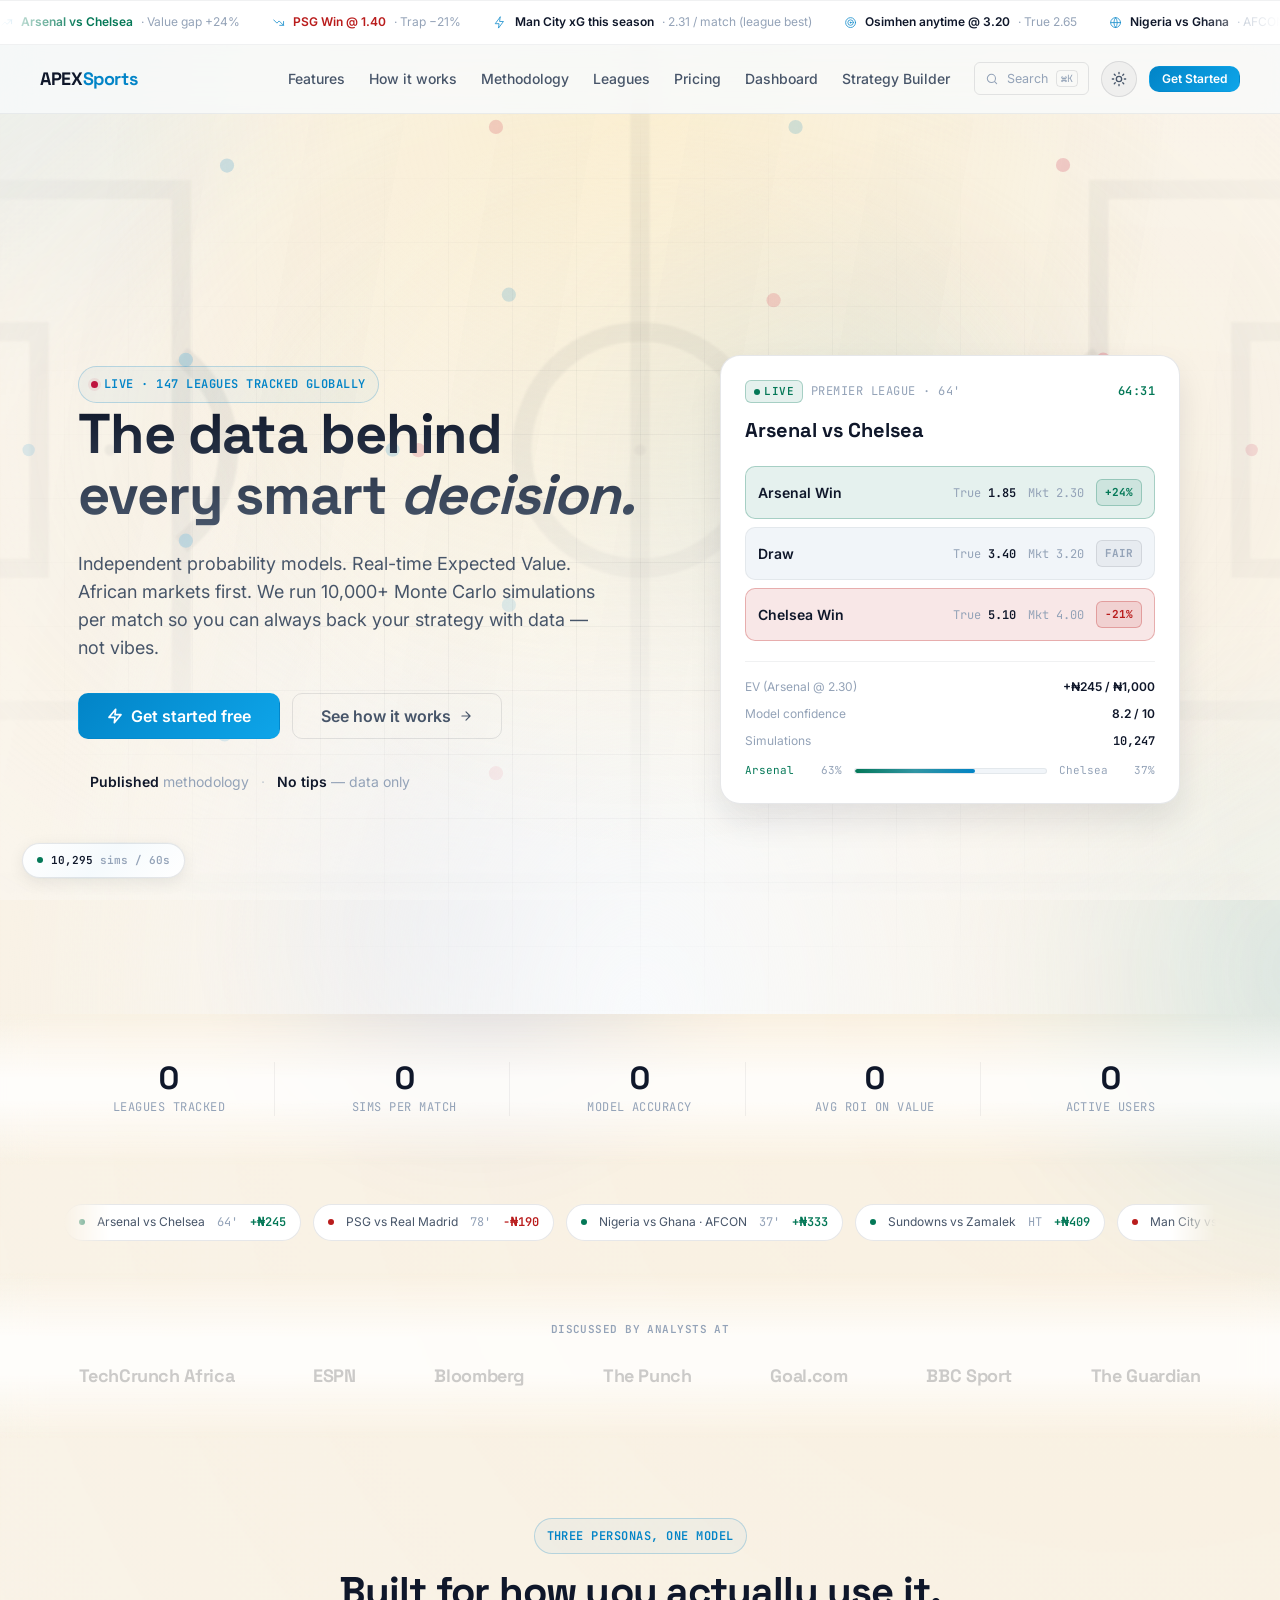
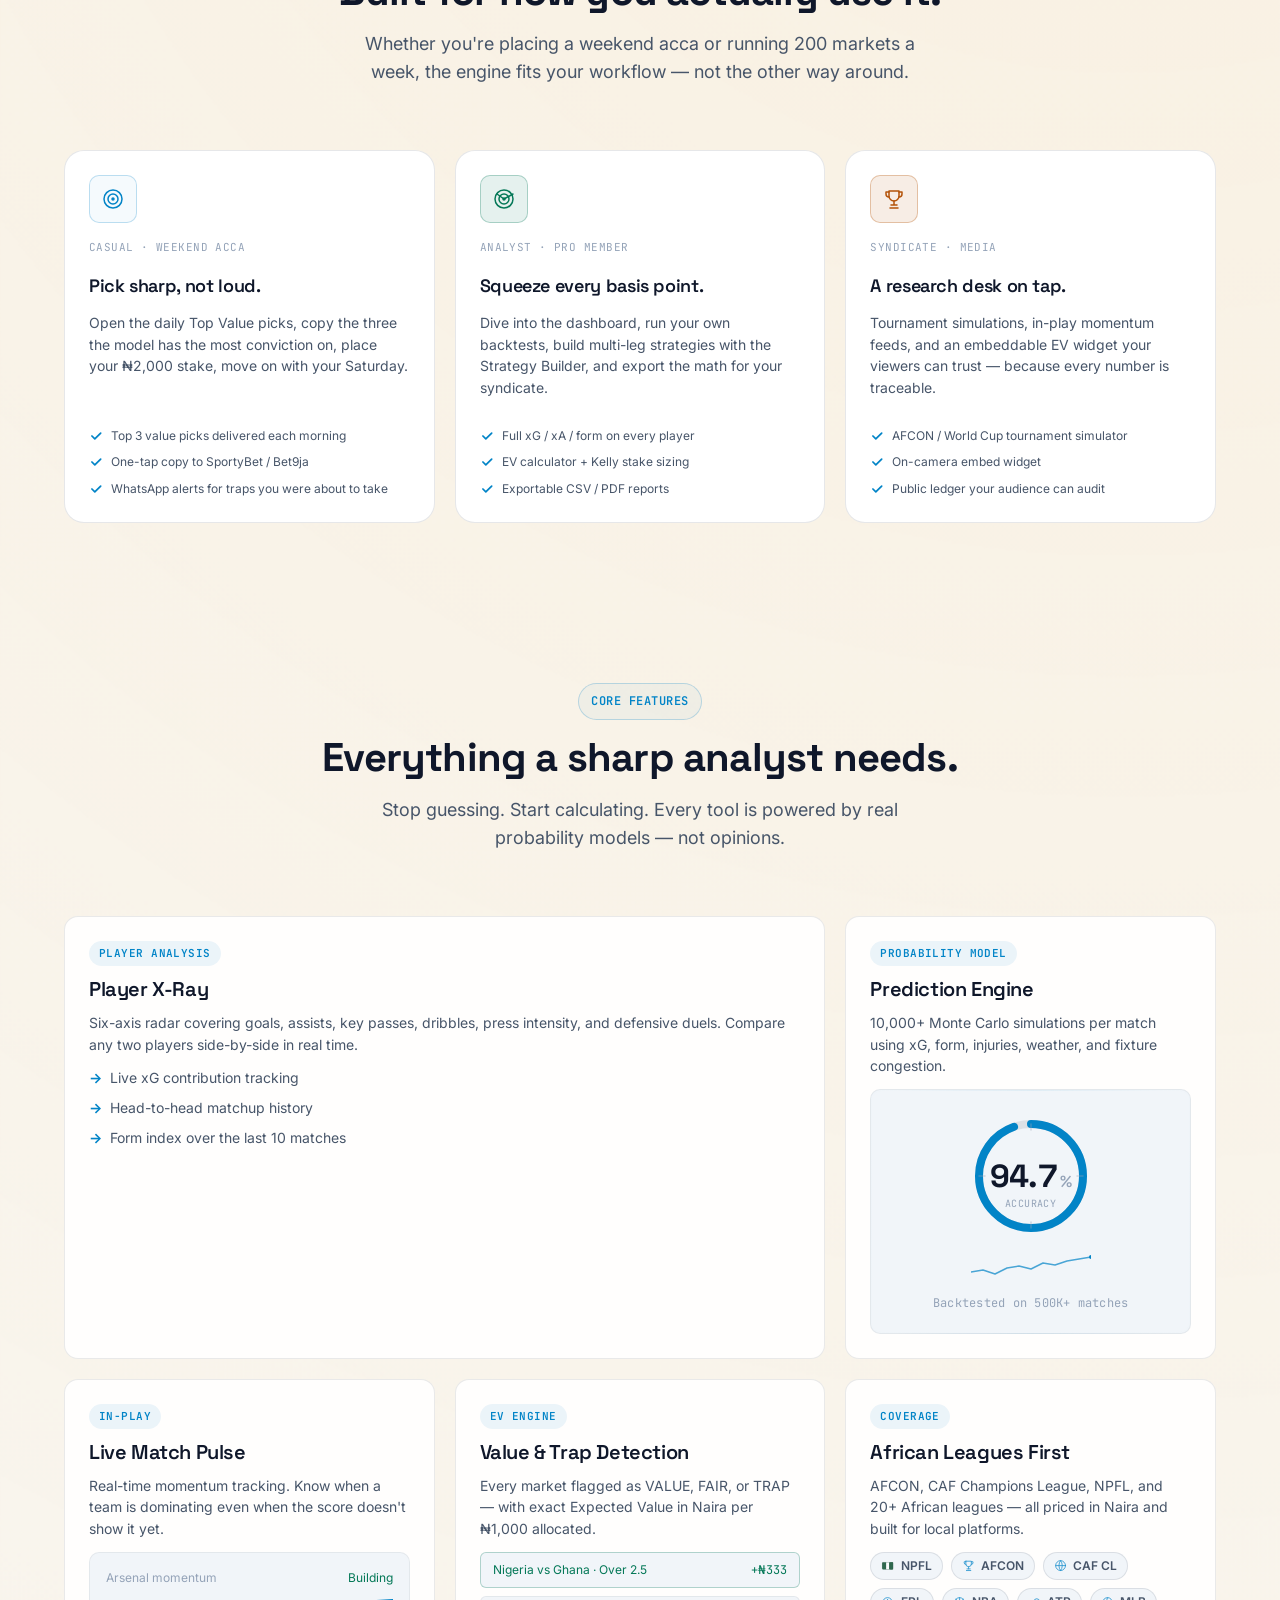
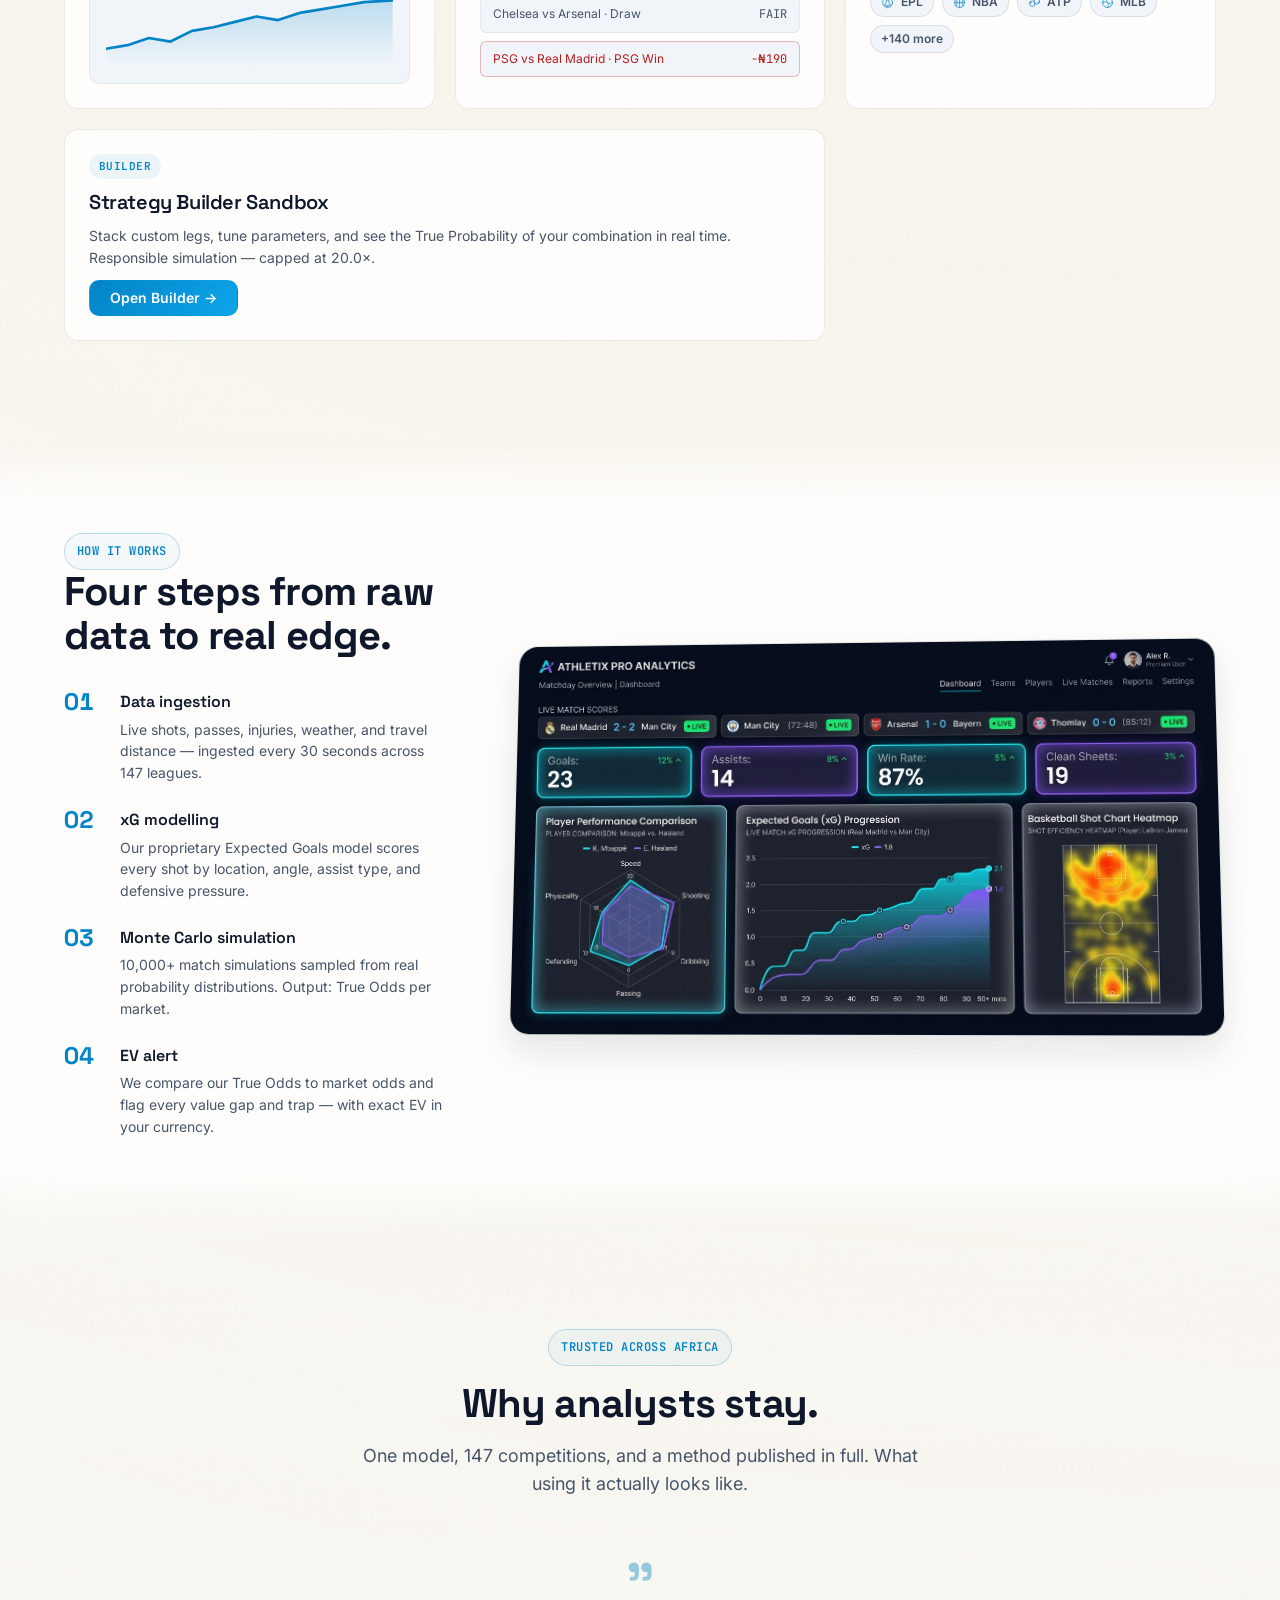
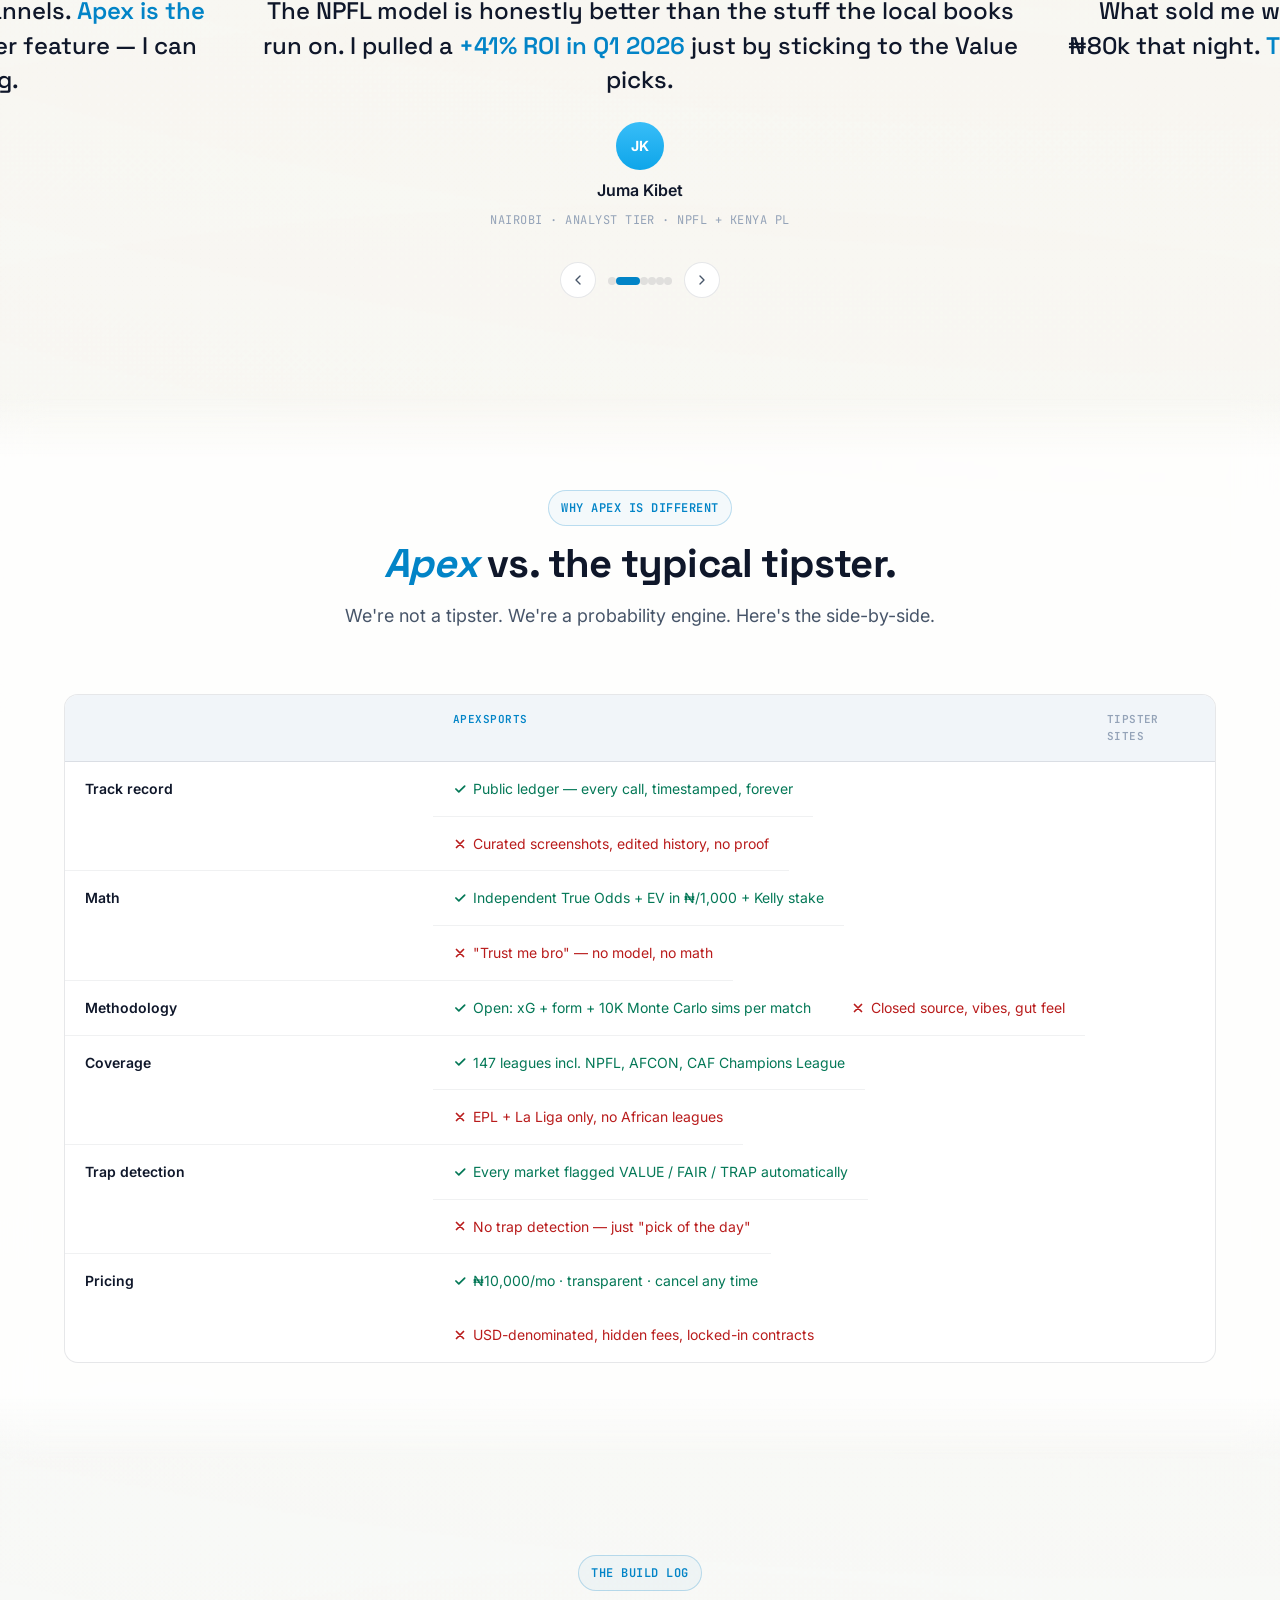
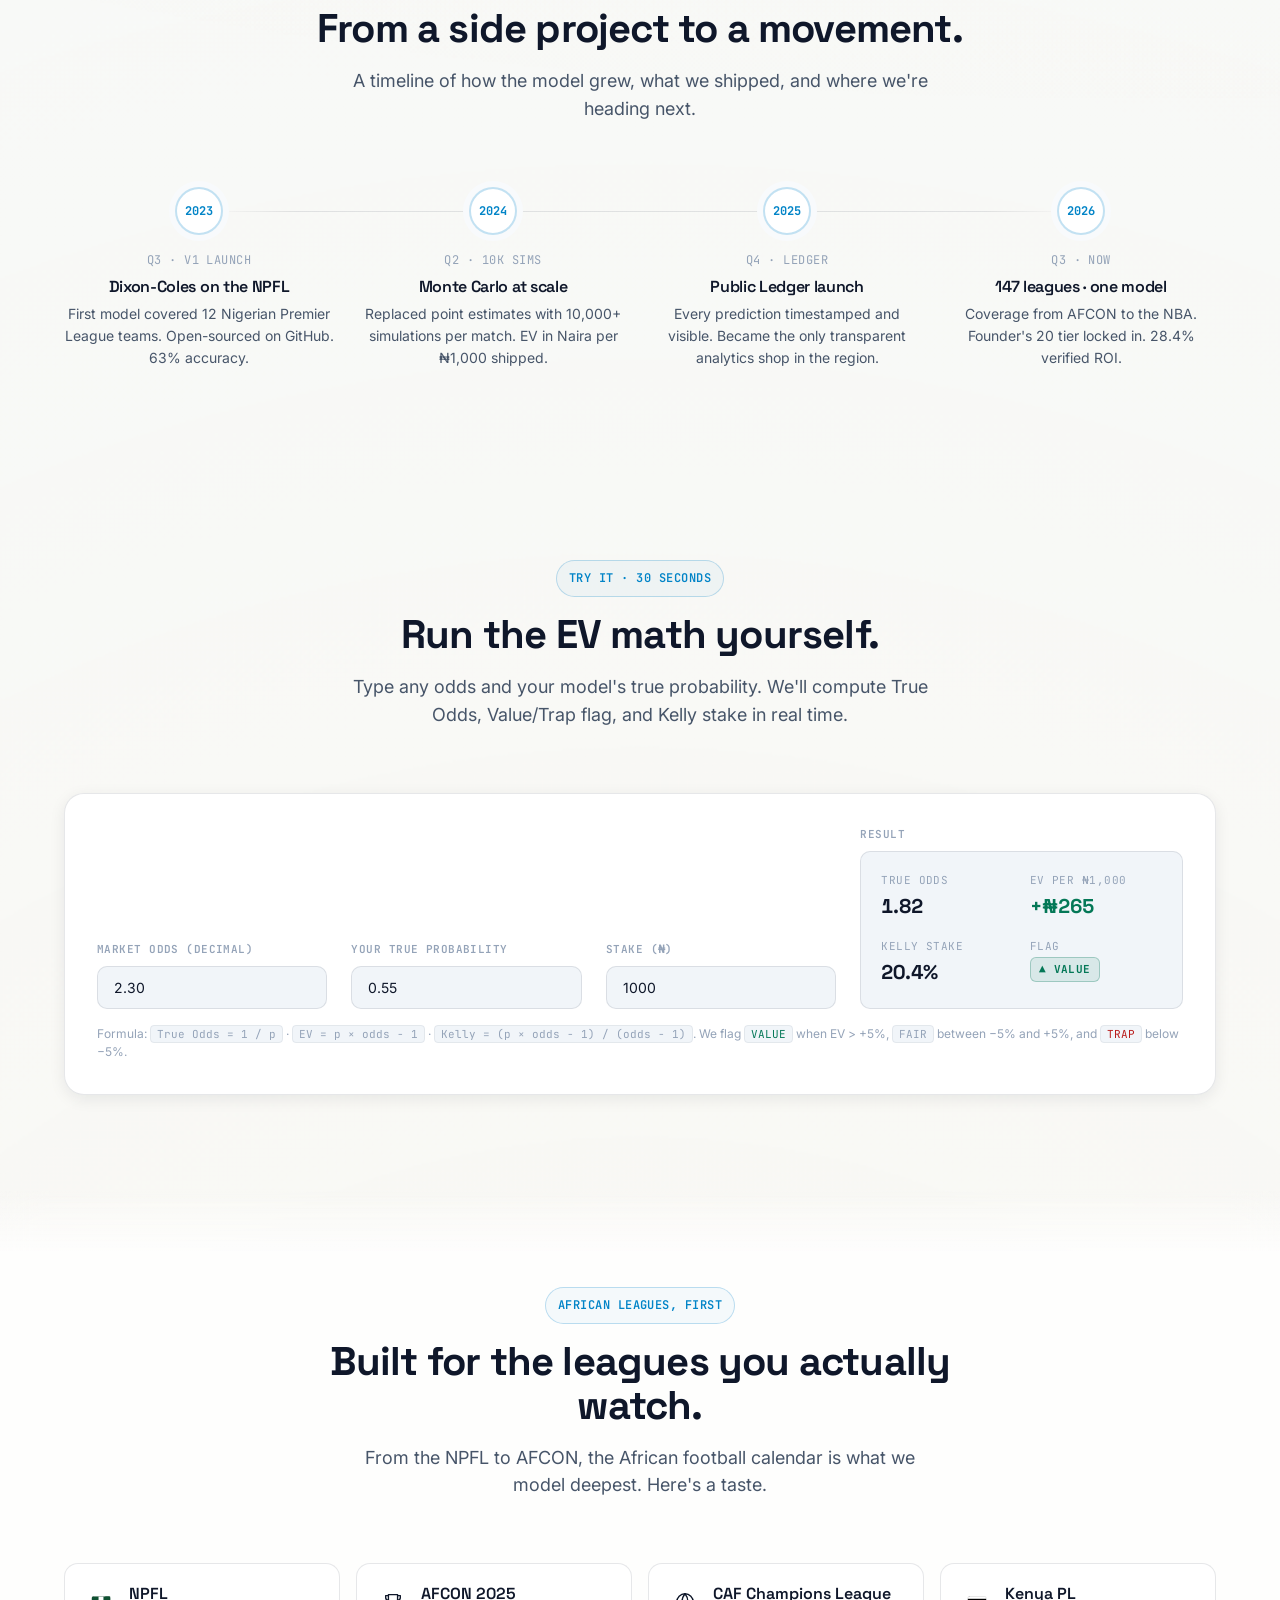
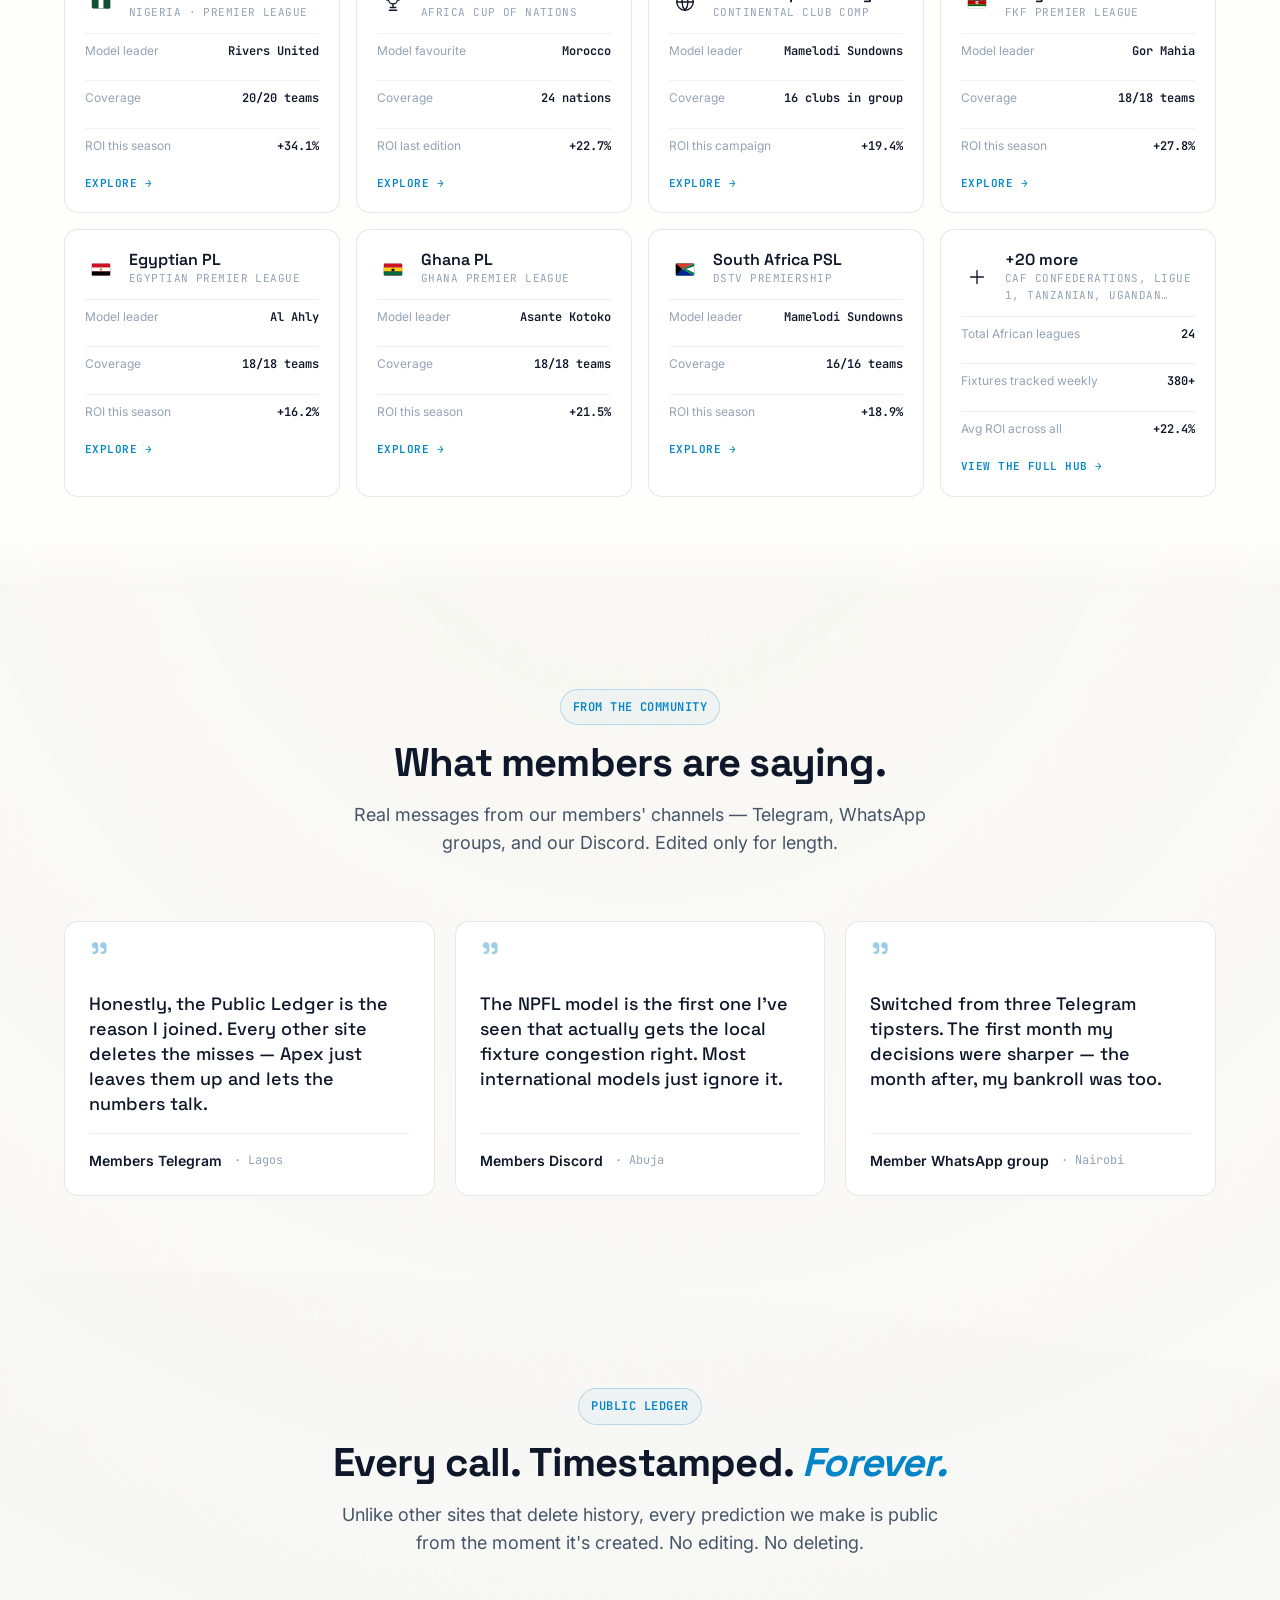
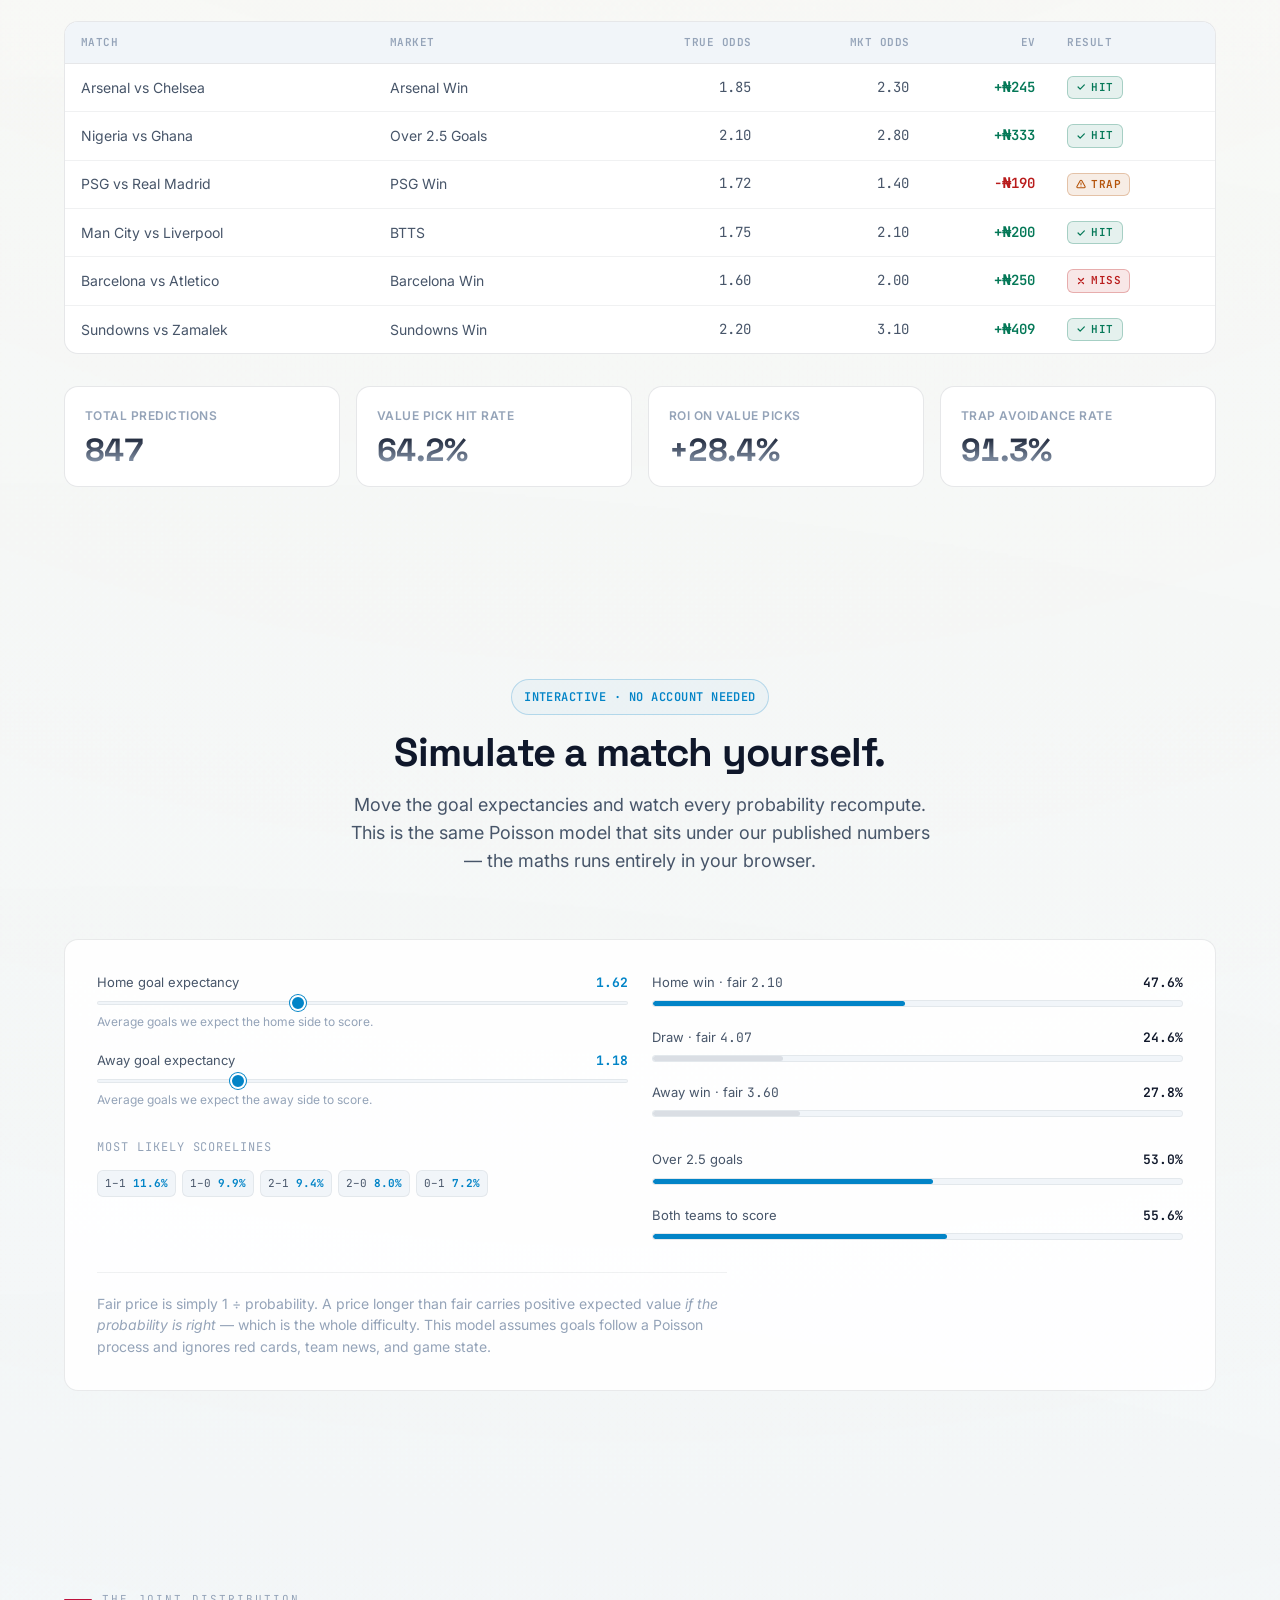
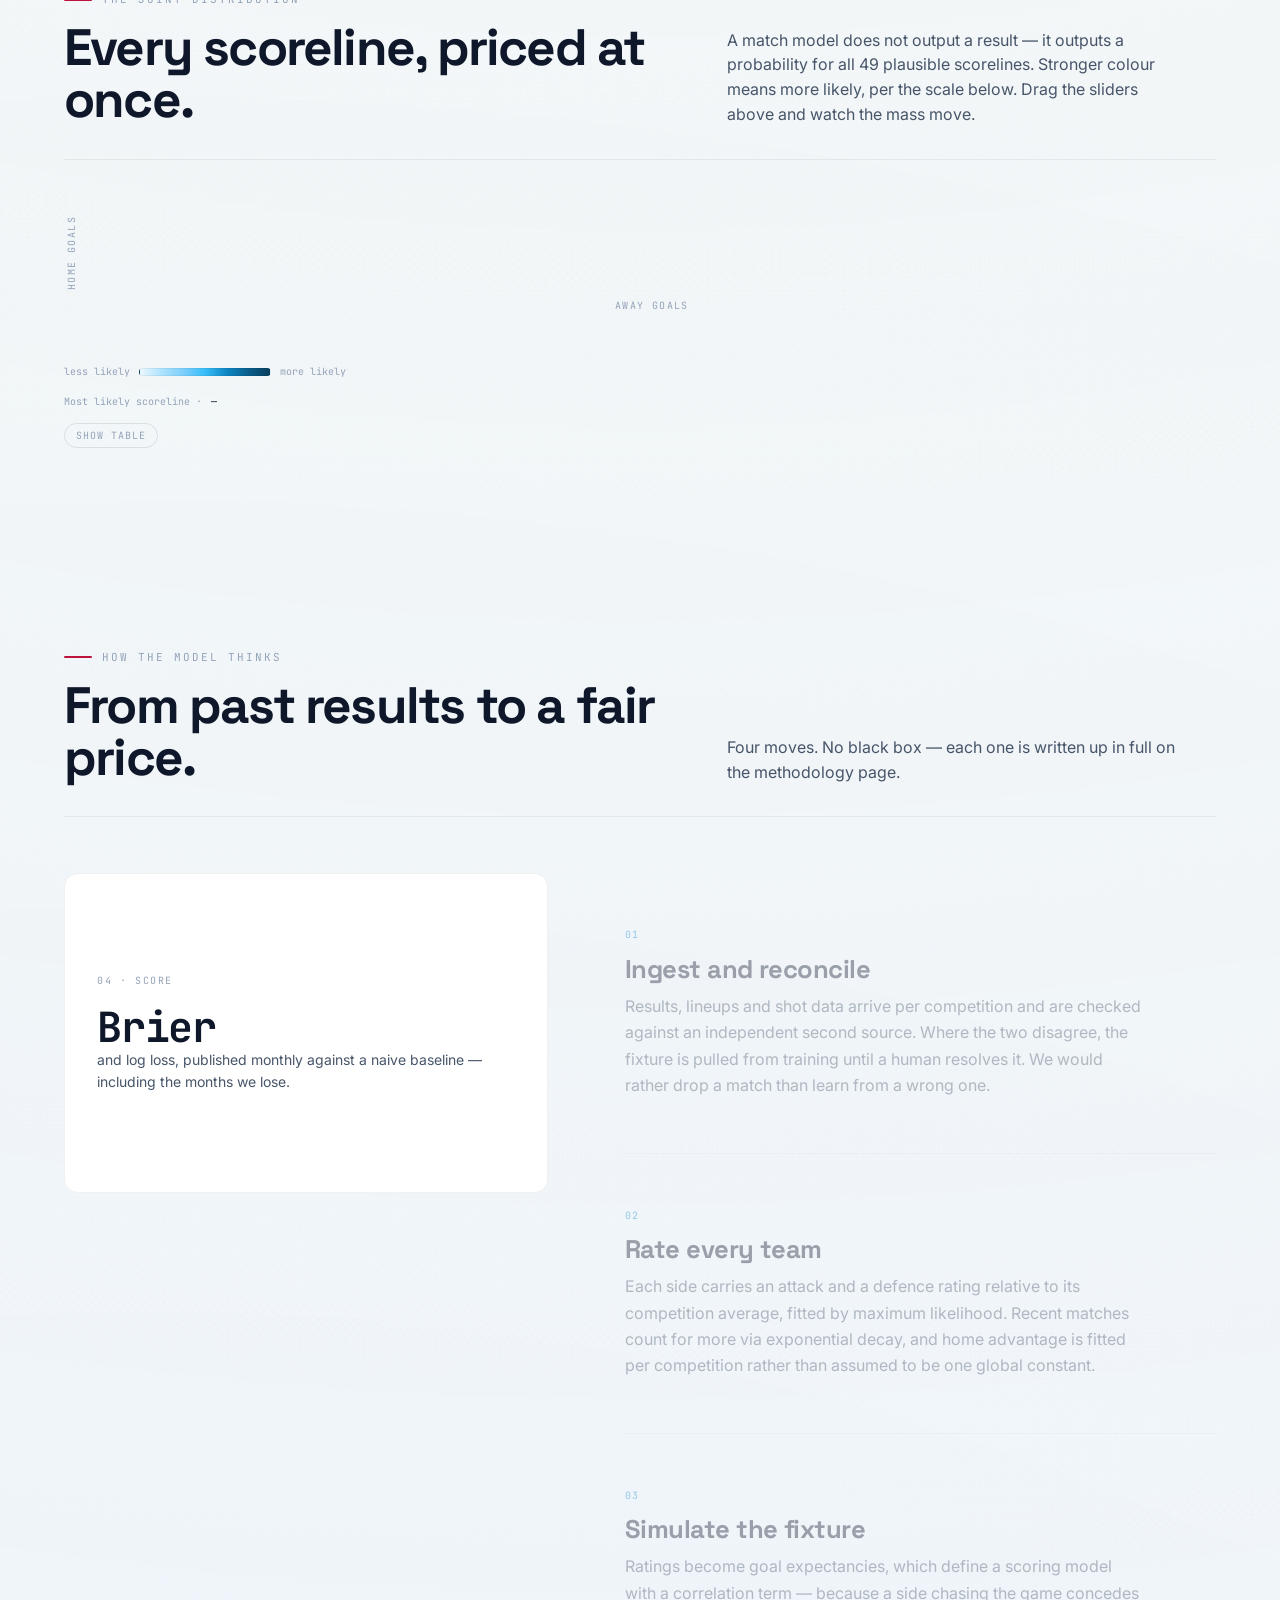
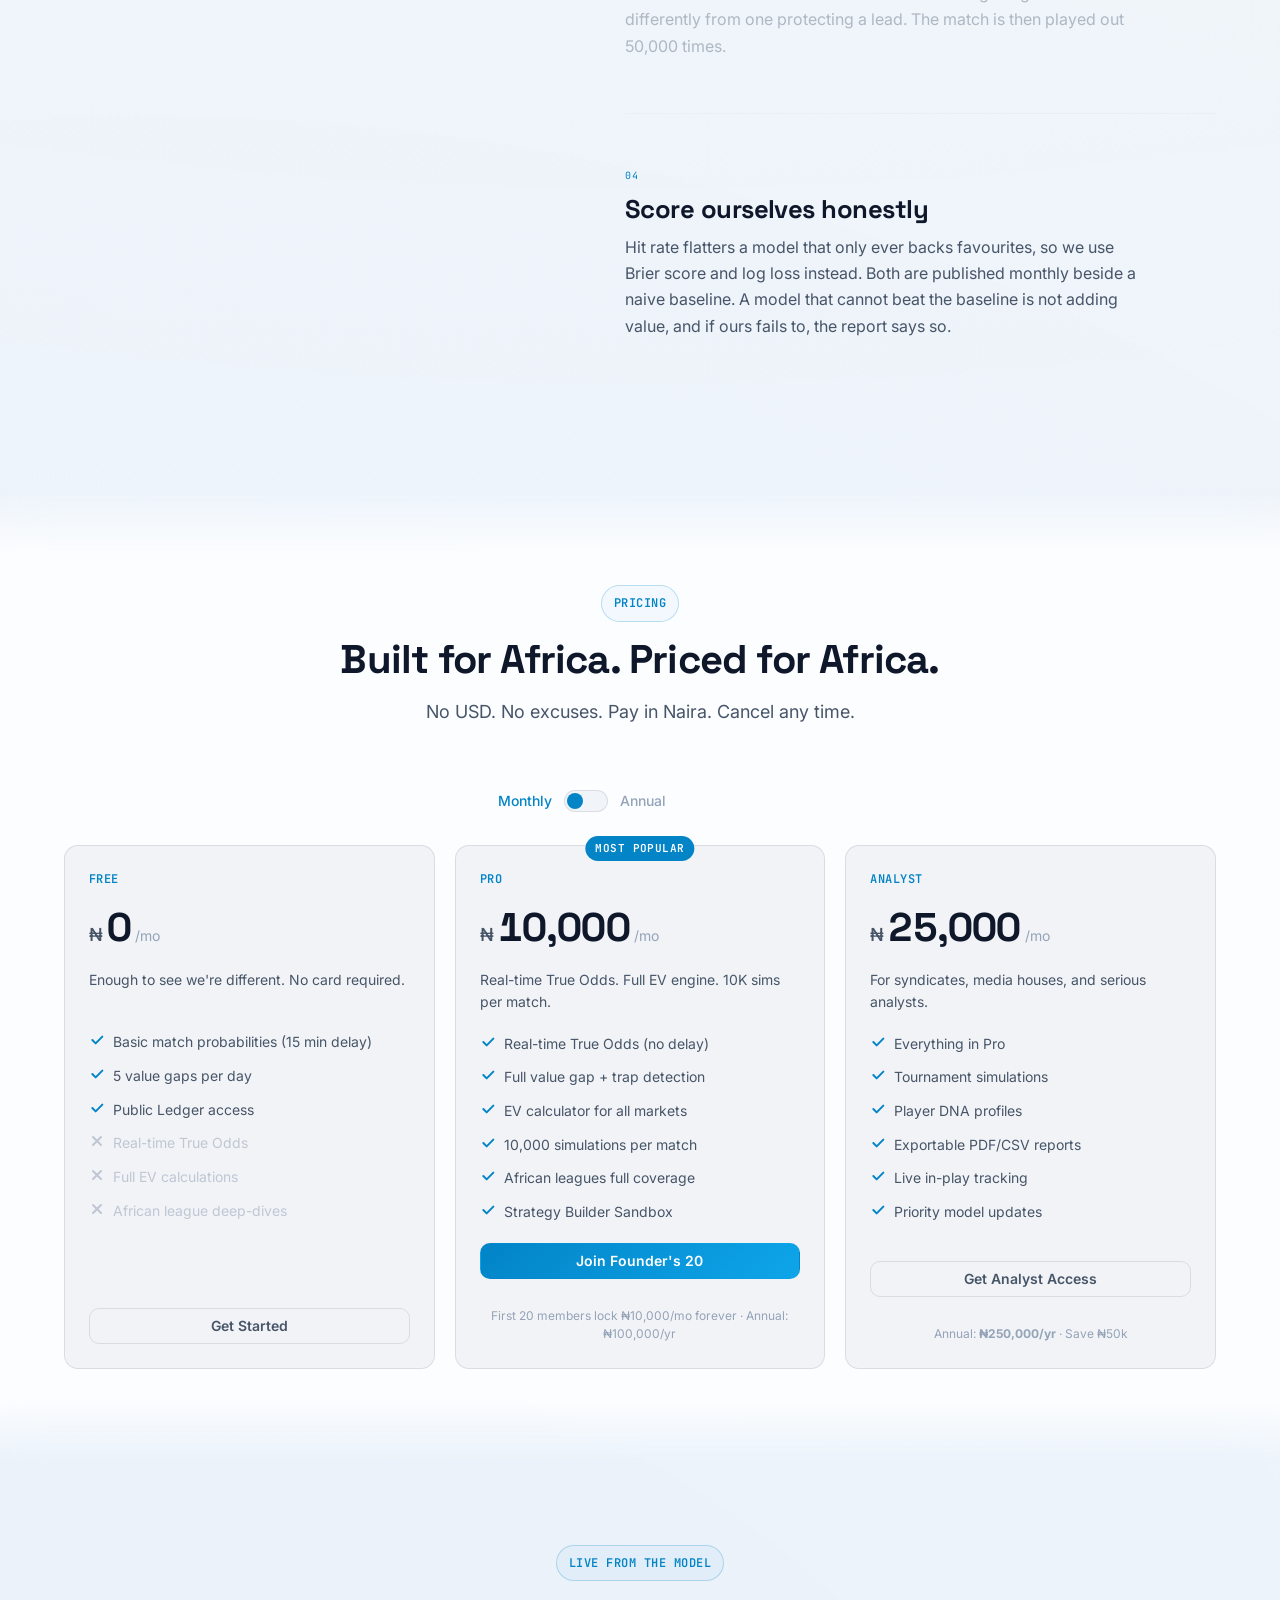
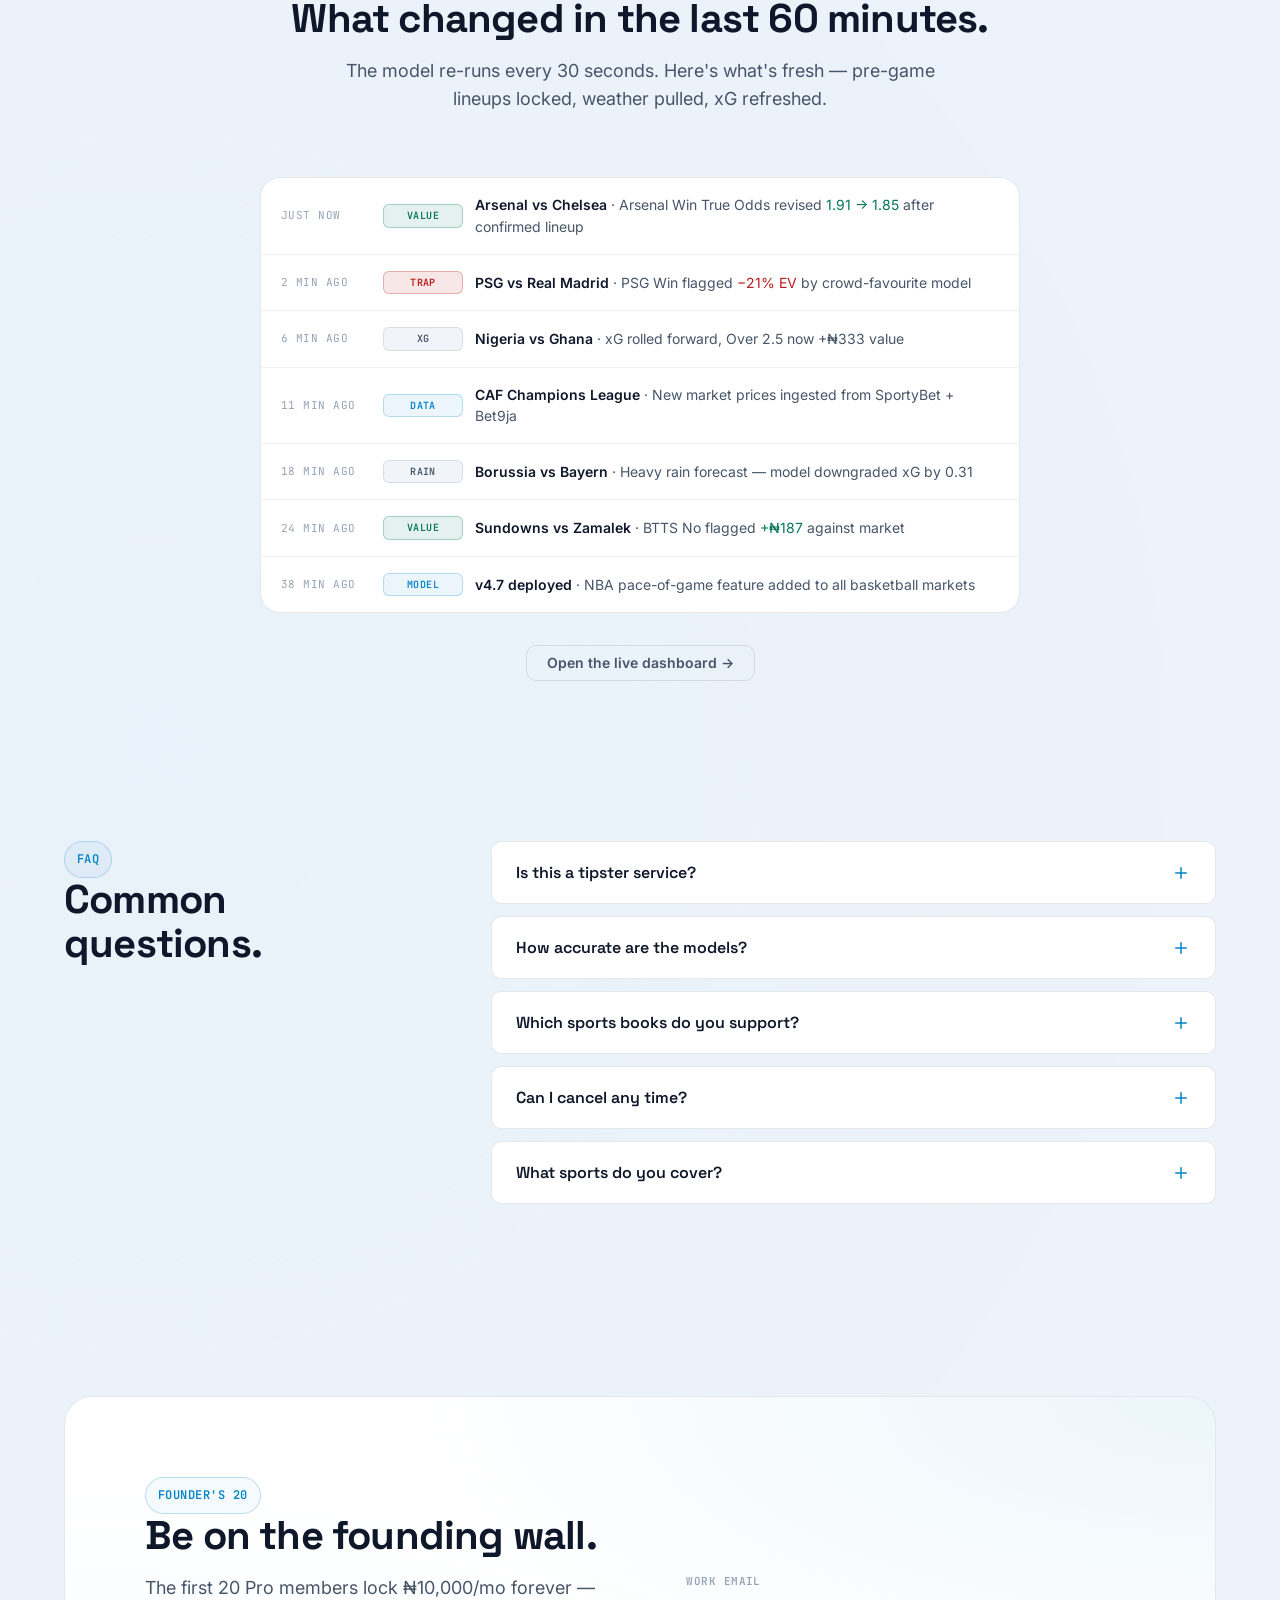
<file: __sports.html>
<!DOCTYPE html>
<html lang="en">
<head>
  <meta charset="UTF-8">
  <meta name="viewport" content="width=device-width, initial-scale=1.0">
  <title>ApexSports Analytics — Independent Probability Models for Africa</title>
  <meta name="description" content="ApexSports Analytics builds independent probability models for football, basketball, tennis, and baseball — with real-time Expected Value in Naira and African league coverage from NPFL to AFCON.">
  <meta name="theme-color" content="#06080F">
  <meta name="color-scheme" content="dark light">
  <link rel="canonical" href="https://apexsports.ng/">
  <meta property="og:title" content="ApexSports Analytics — Where Data Meets Sport">
  <meta property="og:description" content="Independent probability models. Real-time EV. African markets first.">
  <meta property="og:type" content="website">
  <meta property="og:url" content="https://apexsports.ng/">
  <meta property="og:site_name" content="ApexSports Analytics">
  <meta property="og:locale" content="en_NG">
  <meta name="twitter:card" content="summary_large_image">
  <meta name="twitter:title" content="ApexSports Analytics — Where Data Meets Sport">
  <meta name="twitter:description" content="Independent probability models. Real-time EV in Naira. African markets first.">
  <link rel="icon" type="image/svg+xml" href="data:image/svg+xml,%3Csvg xmlns='http://www.w3.org/2000/svg' viewBox='0 0 100 100'%3E%3Crect width='100' height='100' rx='22' fill='%230B1220'/%3E%3Cpath d='M50 16L82 82L68 82L62 68L38 68L32 82L18 82Z M44 58L56 58L50 44Z' fill='%2338BDF8'/%3E%3Ccircle cx='50' cy='50' r='3.5' fill='%230B1220'/%3E%3C/svg%3E">
  <script type="application/ld+json">
  {
    "@context": "https://schema.org",
    "@type": "Organization",
    "name": "ApexSports Analytics",
    "url": "https://apexsports.ng",
    "logo": "https://apexsports.ng/icon.svg",
    "description": "Africa's first independent sports probability engine. We sell data, not tips.",
    "foundingDate": "2023",
    "address": { "@type": "PostalAddress", "addressCountry": "NG", "addressLocality": "Lagos" },
    "contactPoint": { "@type": "ContactPoint", "contactType": "customer support", "email": "hello@apexsports.ng", "availableLanguage": ["en"] },
    "sameAs": [
      "https://twitter.com/apexsportsng",
      "https://t.me/apex_alerts"
    ]
  }
  </script>
  <script type="application/ld+json">
  {
    "@context": "https://schema.org",
    "@type": "SoftwareApplication",
    "name": "ApexSports Analytics",
    "applicationCategory": "FinanceApplication",
    "operatingSystem": "Web",
    "description": "Independent sports probability engine with real-time Expected Value, Monte Carlo simulation, and African league coverage.",
    "offers": [
      { "@type": "Offer", "name": "Pro", "price": "10000", "priceCurrency": "NGN", "description": "Real-time True Odds, full EV engine, 10K sims per match." },
      { "@type": "Offer", "name": "Analyst", "price": "25000", "priceCurrency": "NGN", "description": "Tournament simulations, exportable reports, priority model updates." }
    ]
  }
  </script>
  <script type="application/ld+json">
  {
    "@context": "https://schema.org",
    "@type": "FAQPage",
    "mainEntity": [
      { "@type": "Question", "name": "Is this a tipster service?", "acceptedAnswer": { "@type": "Answer", "text": "No. We are a data company. We provide probability models and Expected Value analysis. We do not tell you what decisions to make — we show you what the math says." } },
      { "@type": "Question", "name": "How accurate are the models?", "acceptedAnswer": { "@type": "Answer", "text": "Our value pick hit rate sits at 64.2% with a verified +28.4% ROI over the last 12 months — all visible on the Public Ledger." } },
      { "@type": "Question", "name": "Which sports books do you support?", "acceptedAnswer": { "@type": "Answer", "text": "We compare against SportyBet, Bet9ja, 1xBet, Betway, and 12 other major operators to calculate the EV gap. Our True Odds are computed independently from our own xG and Monte Carlo models." } },
      { "@type": "Question", "name": "Can I cancel any time?", "acceptedAnswer": { "@type": "Answer", "text": "Yes. No contracts. No hidden fees. Cancel from your account dashboard in seconds." } },
      { "@type": "Question", "name": "What sports do you cover?", "acceptedAnswer": { "@type": "Answer", "text": "Football, basketball, tennis, and baseball — across 147 leagues globally. African leagues are our priority: AFCON, CAF Champions League, and NPFL are covered in full." } }
    ]
  }
  </script>
  <link rel="preconnect" href="https://fonts.googleapis.com">
  <link rel="preconnect" href="https://fonts.gstatic.com" crossorigin>
  <link href="https://fonts.googleapis.com/css2?family=Space+Grotesk:wght@400;500;600;700&family=Inter:wght@400;500;600;700&family=JetBrains+Mono:wght@400;500;700&display=swap" rel="stylesheet">
  <link rel="stylesheet" href="design-tokens.css?v=6">
  <link rel="stylesheet" href="components.css?v=6">
  <link rel="stylesheet" href="styles.css?v=6">
  <link rel="stylesheet" href="theme.css?v=6">
  <link rel="stylesheet" href="apex-ui.css?v=7">
  <link rel="stylesheet" href="apex-modern.css?v=1">
  <script src="theme.js?v=6"></script>
  <script src="lightning.js?v=6"></script>
</head>
<body>

<!-- Preloader — calibration terminal (wordmark + typed status + progress) -->
<!-- Preloader v2 — "Ignition".
     Three flex rows (top / centre / bottom) so nothing is free-floating
     and elements cannot overlap at any viewport size. Background layers
     and the progress bar are the only absolutely positioned pieces. -->
<!-- Preloader v2 — "Ignition".
     Three flex rows (top / centre / bottom) so nothing is free-floating
     and elements cannot overlap at any viewport size. Background layers
     and the progress bar are the only absolutely positioned pieces. -->
<!-- Preloader v2 — "Ignition".
     Three flex rows (top / centre / bottom) so nothing is free-floating
     and elements cannot overlap at any viewport size. Background layers
     and the progress bar are the only absolutely positioned pieces. -->
<!-- Preloader v2 — "Ignition".
     Three flex rows (top / centre / bottom) so nothing is free-floating
     and elements cannot overlap at any viewport size. Background layers
     and the progress bar are the only absolutely positioned pieces. -->
<!-- Preloader v2 — "Ignition".
     Three flex rows (top / centre / bottom) so nothing is free-floating
     and elements cannot overlap at any viewport size. Background layers
     and the progress bar are the only absolutely positioned pieces. -->
<!-- Preloader v2 — "Ignition".
     Three flex rows (top / centre / bottom) so nothing is free-floating
     and elements cannot overlap at any viewport size. Background layers
     and the progress bar are the only absolutely positioned pieces. -->
<!-- Preloader v2 — "Ignition".
     Three flex rows (top / centre / bottom) so nothing is free-floating
     and elements cannot overlap at any viewport size. Background layers
     and the progress bar are the only absolutely positioned pieces. -->
<!-- Preloader v2 — "Ignition".
     Three flex rows (top / centre / bottom) so nothing is free-floating
     and elements cannot overlap at any viewport size. Background layers
     and the progress bar are the only absolutely positioned pieces. -->
<!-- Preloader v2 — "Ignition".
     Three flex rows (top / centre / bottom) so nothing is free-floating
     and elements cannot overlap at any viewport size. Background layers
     and the progress bar are the only absolutely positioned pieces. -->
<!-- Preloader v2 — "Ignition".
     Three flex rows (top / centre / bottom) so nothing is free-floating
     and elements cannot overlap at any viewport size. Background layers
     and the progress bar are the only absolutely positioned pieces. -->
<!-- Preloader v2 — "Ignition".
     Three flex rows (top / centre / bottom) so nothing is free-floating
     and elements cannot overlap at any viewport size. Background layers
     and the progress bar are the only absolutely positioned pieces. -->
<!-- Preloader v2 — "Ignition".
     Three flex rows (top / centre / bottom) so nothing is free-floating
     and elements cannot overlap at any viewport size. Background layers
     and the progress bar are the only absolutely positioned pieces. -->
<!-- Preloader v2 — "Ignition".
     Three flex rows (top / centre / bottom) so nothing is free-floating
     and elements cannot overlap at any viewport size. Background layers
     and the progress bar are the only absolutely positioned pieces. -->
<!-- Preloader v2 — "Ignition".
     Three flex rows (top / centre / bottom) so nothing is free-floating
     and elements cannot overlap at any viewport size. Background layers
     and the progress bar are the only absolutely positioned pieces. -->
<!-- Preloader v2 — "Ignition".
     Three flex rows (top / centre / bottom) so nothing is free-floating
     and elements cannot overlap at any viewport size. Background layers
     and the progress bar are the only absolutely positioned pieces. -->
<div class="pl" id="preloader" role="status" aria-live="polite" aria-label="Loading">

  <div class="pl__fx" aria-hidden="true">
    <div class="pl__blob pl__blob--1"></div>
    <div class="pl__blob pl__blob--2"></div>
    <div class="pl__blob pl__blob--3"></div>
    <div class="pl__blob pl__blob--4"></div>
    <div class="pl__blob pl__blob--5"></div>
    <div class="pl__floor"></div>
    <div class="pl__ring" style="--r:0"></div>
    <div class="pl__ring" style="--r:1"></div>
    <div class="pl__ring" style="--r:2"></div>
    <canvas class="pl__net" data-pl-net></canvas>
    <div class="pl__streaks">
      <i class="pl__streak" style="--s:0"></i>
      <i class="pl__streak" style="--s:1"></i>
      <i class="pl__streak" style="--s:2"></i>
      <i class="pl__streak" style="--s:3"></i>
      <i class="pl__streak" style="--s:4"></i>
      <i class="pl__streak" style="--s:5"></i>
      <i class="pl__streak" style="--s:6"></i>
    </div>
    <div class="pl__scan"></div>
    <div class="pl__glitch"></div>
    <div class="pl__grain"></div>
    <div class="pl__vig"></div>
    <div class="pl__frame"></div>
    <div class="pl__flash"></div>
  </div>

  <div class="pl__row">
    <span class="pl__tag"><span class="pl__led"></span>Boot sequence</span>
    <span class="pl__row-right">
      <span class="pl__tag pl__tag--right">Node · af-south-1</span>
      <button class="pl__skip" type="button" data-pl-skip>Skip</button>
    </span>
  </div>

  <div class="pl__centre">
    <h1 class="pl__mark">
      <span class="pl__sleeve"><span class="pl__word" style="--i:0">Apex</span></span>
      <span class="pl__sleeve"><span class="pl__word pl__word--grad" style="--i:1">Sports</span></span>
    </h1>
    <p class="pl__tagline">Probability Engine · v4.7.2</p>
    <p class="pl__status">
      <span class="pl__status-dot" aria-hidden="true"></span>
      <span data-pl-status>Booting model runtime</span>
    </p>
  </div>

  <div class="pl__row pl__row--bottom">
    <div class="pl__count" aria-hidden="true">
      <span data-pl-num>00</span><span class="pl__count-pct">%</span>
    </div>

    <div class="pl__stats" aria-hidden="true">
      <div class="pl__stat">
        <span class="pl__stat-num" data-pl-stat="sims" data-to="10247">0</span>
        <span class="pl__stat-label">Simulations</span>
      </div>
      <div class="pl__stat">
        <span class="pl__stat-num" data-pl-stat="leagues" data-to="147">0</span>
        <span class="pl__stat-label">Leagues</span>
      </div>
      <div class="pl__stat">
        <span class="pl__stat-num" data-pl-stat="models" data-to="12">0</span>
        <span class="pl__stat-label">Models</span>
      </div>
    </div>

    <div class="pl__log" data-pl-log aria-hidden="true"></div>
  </div>

  <div class="pl__bar" role="progressbar" aria-valuemin="0" aria-valuemax="100" aria-valuenow="0" aria-label="Loading progress">
    <div class="pl__bar-fill" data-pl-fill></div>
  </div>
</div>

<!-- Live ticker -->
<div class="ticker" aria-hidden="true">
  <div class="ticker__track" id="tickerTrack">
    <span class="ticker__item ticker__item--pos"><svg class="icon"><use href="#i-trending-up"/></svg> <strong>Arsenal vs Chelsea</strong> · Value gap +24%</span>
    <span class="ticker__item ticker__item--neg"><svg class="icon"><use href="#i-trending-down"/></svg> <strong>PSG Win @ 1.40</strong> · Trap −21%</span>
    <span class="ticker__item"><svg class="icon"><use href="#i-zap"/></svg> <strong>Man City xG this season</strong> · 2.31 / match (league best)</span>
    <span class="ticker__item"><svg class="icon"><use href="#i-target"/></svg> <strong>Osimhen anytime @ 3.20</strong> · True 2.65</span>
    <span class="ticker__item"><svg class="icon"><use href="#i-globe"/></svg> <strong>Nigeria vs Ghana</strong> · AFCON qualifier · simulation live</span>
    <span class="ticker__item"><svg class="icon"><use href="#i-radar"/></svg> <strong>10,247 simulations</strong> completed in the last 60s</span>
    <span class="ticker__item ticker__item--pos"><svg class="icon"><use href="#i-trending-up"/></svg> <strong>Arsenal vs Chelsea</strong> · Value gap +24%</span>
    <span class="ticker__item ticker__item--neg"><svg class="icon"><use href="#i-trending-down"/></svg> <strong>PSG Win @ 1.40</strong> · Trap −21%</span>
    <span class="ticker__item"><svg class="icon"><use href="#i-zap"/></svg> <strong>Man City xG this season</strong> · 2.31 / match (league best)</span>
    <span class="ticker__item"><svg class="icon"><use href="#i-target"/></svg> <strong>Osimhen anytime @ 3.20</strong> · True 2.65</span>
    <span class="ticker__item"><svg class="icon"><use href="#i-globe"/></svg> <strong>Nigeria vs Ghana</strong> · AFCON qualifier · simulation live</span>
    <span class="ticker__item"><svg class="icon"><use href="#i-radar"/></svg> <strong>10,247 simulations</strong> completed in the last 60s</span>
  </div>
</div>

<!-- Top nav -->
<nav class="nav" id="navbar">
  <div class="container nav__inner">
    <a href="#" class="nav__brand">APEX<strong>Sports</strong></a>
    <div class="nav__links" id="navLinks">
      <a href="#features" class="nav__link">Features</a>
      <a href="#showcase" class="nav__link">How it works</a>
      <a href="methodology.html" class="nav__link">Methodology</a>
      <a href="league-hub.html" class="nav__link">Leagues</a>
      <a href="#pricing" class="nav__link">Pricing</a>
      <a href="dashboard.html" class="nav__link">Dashboard</a>
      <a href="strategy-builder.html" class="nav__link">Strategy Builder</a>
      <div class="nav__cta">
        <button class="ui-cmdk-trigger" type="button" data-cmdk-open aria-label="Open command palette"><svg viewBox="0 0 24 24" fill="none" stroke="currentColor" stroke-width="1.8" stroke-linecap="round" stroke-linejoin="round" aria-hidden="true"><circle cx="11" cy="11" r="7"/><path d="m20 20-3.5-3.5"/></svg><span>Search</span><kbd>⌘K</kbd></button>
        <button type="button" class="theme-toggle" id="themeToggle" aria-label="Toggle light/dark theme">
          <svg class="icon-moon" viewBox="0 0 24 24" width="16" height="16" fill="none" stroke="currentColor" stroke-width="2" stroke-linecap="round" stroke-linejoin="round" aria-hidden="true">
            <path d="M21 12.79A9 9 0 1 1 11.21 3 7 7 0 0 0 21 12.79z"/>
          </svg>
          <svg class="icon-sun" viewBox="0 0 24 24" width="16" height="16" fill="none" stroke="currentColor" stroke-width="2" stroke-linecap="round" stroke-linejoin="round" aria-hidden="true">
            <circle cx="12" cy="12" r="4"/>
            <path d="M12 2v2M12 20v2M4.93 4.93l1.41 1.41M17.66 17.66l1.41 1.41M2 12h2M20 12h2M4.93 19.07l1.41-1.41M17.66 6.34l1.41-1.41"/>
          </svg>
        </button>
        <a href="#pricing" class="btn btn--primary btn--sm">Get Started</a>
      </div>
    </div>
    <button class="nav__mobile-toggle" id="mobileToggle" aria-label="Menu">
      <span></span><span></span><span></span>
    </button>
  </div>
</nav>

<!-- Hero -->
<section class="hero" id="hero" data-sport="football">
  <canvas class="lightning-canvas" id="heroCanvas" aria-hidden="true"></canvas>
  <div class="gradient-mesh" aria-hidden="true"></div>
  <div class="container hero__inner">
    <div class="hero__content reveal">
      <span class="eyebrow" data-pulse>Live · 147 leagues tracked globally</span>
      <h1 class="hero__title">
        The data behind<br>
        every smart <span class="title-flair">decision.</span>
      </h1>
      <p class="hero__sub">
        Independent probability models. Real-time Expected Value. African markets first.
        We run 10,000+ Monte Carlo simulations per match so you can always back your strategy with data — not vibes.
      </p>
      <div class="hero__actions">
        <a href="#pricing" class="btn btn--primary btn--lg">
          <svg viewBox="0 0 24 24" width="16" height="16" fill="none" stroke="currentColor" stroke-width="2.5" stroke-linecap="round" stroke-linejoin="round" aria-hidden="true"><path d="M13 2L3 14h9l-1 8 10-12h-9l1-8z"/></svg>
          Get started free
        </a>
        <a href="#showcase" class="btn btn--ghost btn--lg">
          See how it works
          <svg viewBox="0 0 24 24" width="14" height="14" fill="none" stroke="currentColor" stroke-width="2" stroke-linecap="round" stroke-linejoin="round" aria-hidden="true"><path d="M5 12h14M12 5l7 7-7 7"/></svg>
        </a>
      </div>
      <div class="hero__proof">
        <div class="hero__proof-meta">
          <span class="stars" aria-hidden="true">
            <svg class="icon" viewBox="0 0 24 24" fill="currentColor" stroke="currentColor" stroke-width="1.5" stroke-linecap="round" stroke-linejoin="round"><path d="M12 2.5l2.95 6.36 6.55.95-4.75 4.62 1.12 6.54L12 17.88 6.13 20.97l1.12-6.54L2.5 9.81l6.55-.95L12 2.5z"/></svg>
            <svg class="icon" viewBox="0 0 24 24" fill="currentColor" stroke="currentColor" stroke-width="1.5" stroke-linecap="round" stroke-linejoin="round"><path d="M12 2.5l2.95 6.36 6.55.95-4.75 4.62 1.12 6.54L12 17.88 6.13 20.97l1.12-6.54L2.5 9.81l6.55-.95L12 2.5z"/></svg>
            <svg class="icon" viewBox="0 0 24 24" fill="currentColor" stroke="currentColor" stroke-width="1.5" stroke-linecap="round" stroke-linejoin="round"><path d="M12 2.5l2.95 6.36 6.55.95-4.75 4.62 1.12 6.54L12 17.88 6.13 20.97l1.12-6.54L2.5 9.81l6.55-.95L12 2.5z"/></svg>
            <svg class="icon" viewBox="0 0 24 24" fill="currentColor" stroke="currentColor" stroke-width="1.5" stroke-linecap="round" stroke-linejoin="round"><path d="M12 2.5l2.95 6.36 6.55.95-4.75 4.62 1.12 6.54L12 17.88 6.13 20.97l1.12-6.54L2.5 9.81l6.55-.95L12 2.5z"/></svg>
            <svg class="icon" viewBox="0 0 24 24" fill="currentColor" stroke="currentColor" stroke-width="1.5" stroke-linecap="round" stroke-linejoin="round"><path d="M12 2.5l2.95 6.36 6.55.95-4.75 4.62 1.12 6.54L12 17.88 6.13 20.97l1.12-6.54L2.5 9.81l6.55-.95L12 2.5z"/></svg>
          </span>
          <span><strong>Published</strong> methodology</span>
          <span class="hero__proof-sep" aria-hidden="true">·</span>
          <span><strong>No tips</strong> &mdash; data only</span>
        </div>
      </div>
    </div>

    <div class="hero__visual reveal reveal-delay-1">
      <div class="live-card">
        <div class="live-card__head">
          <span class="badge badge--live badge--dot">LIVE</span>
          <span>Premier League · 64'</span>
          <span class="live-card__time" id="heroTime">64:22</span>
        </div>
        <div class="live-card__title">Arsenal vs Chelsea</div>
        <div class="live-card__list">
          <div class="odd-row odd-row--value">
            <span class="odd-row__name">Arsenal Win</span>
            <span class="odd-row__num">True <b>1.85</b></span>
            <span class="odd-row__num">Mkt 2.30</span>
            <span class="odd-row__pill odd-row__pill--value"><svg class="icon" viewBox="0 0 24 24" width="11" height="11" aria-hidden="true"><path d="M3 17l6-6 4 4 8-8M14 7h7v7" fill="none" stroke="currentColor" stroke-width="2.5" stroke-linecap="round" stroke-linejoin="round"/></svg> +24%</span>
          </div>
          <div class="odd-row">
            <span class="odd-row__name">Draw</span>
            <span class="odd-row__num">True <b>3.40</b></span>
            <span class="odd-row__num">Mkt 3.20</span>
            <span class="odd-row__pill odd-row__pill--fair">FAIR</span>
          </div>
          <div class="odd-row odd-row--trap">
            <span class="odd-row__name">Chelsea Win</span>
            <span class="odd-row__num">True <b>5.10</b></span>
            <span class="odd-row__num">Mkt 4.00</span>
            <span class="odd-row__pill odd-row__pill--trap"><svg class="icon" viewBox="0 0 24 24" width="11" height="11" aria-hidden="true"><path d="M3 7l6 6 4-4 8 8M14 17h7v-7" fill="none" stroke="currentColor" stroke-width="2.5" stroke-linecap="round" stroke-linejoin="round"/></svg> −21%</span>
          </div>
        </div>
        <div class="live-card__stats">
          <div class="live-card__stat"><span>EV (Arsenal @ 2.30)</span><strong class="text-pos">+₦245 / ₦1,000</strong></div>
          <div class="live-card__stat"><span>Model confidence</span><strong>8.2 / 10</strong></div>
          <div class="live-card__stat"><span>Simulations</span><strong class="mono">10,247</strong></div>
        </div>
        <div class="live-card__progress" aria-label="Match momentum">
          <span class="live-card__progress-label">
            <span class="text-pos">Arsenal</span>
            <span class="text-muted">63%</span>
          </span>
          <div class="live-card__progress-bar">
            <div class="live-card__progress-fill" id="heroMomFill" style="width:63%"></div>
          </div>
          <span class="live-card__progress-label">
            <span class="text-muted">Chelsea</span>
            <span class="text-muted">37%</span>
          </span>
        </div>
      </div>
    </div>
  </div>
</section>

<!-- Stats strip -->
<section class="stats-strip">
  <div class="container">
    <div class="stats-strip__inner">
      <div class="stats-strip__cell">
        <div class="stats-strip__num" data-target="147" data-suffix="+">0</div>
        <div class="stats-strip__lbl">Leagues tracked</div>
      </div>
      <div class="stats-strip__cell">
        <div class="stats-strip__num" data-target="10000" data-suffix="+">0</div>
        <div class="stats-strip__lbl">Sims per match</div>
      </div>
      <div class="stats-strip__cell">
        <div class="stats-strip__num" data-target="94.7" data-suffix="%" data-decimal="true">0</div>
        <div class="stats-strip__lbl">Model accuracy</div>
      </div>
      <div class="stats-strip__cell">
        <div class="stats-strip__num" data-target="28.4" data-suffix="%" data-decimal="true">0</div>
        <div class="stats-strip__lbl">Avg ROI on value</div>
      </div>
      <div class="stats-strip__cell">
        <div class="stats-strip__num" data-target="2400" data-suffix="+">0</div>
        <div class="stats-strip__lbl">Active users</div>
      </div>
    </div>
  </div>
</section>

<!-- Live match strip -->
<section class="section--tight" aria-label="Live matches right now" style="padding-block:var(--space-6) var(--space-4);">
  <div class="container">
    <div class="live-strip reveal" id="liveStrip">
      <div class="live-strip__item"><span class="live-strip__dot"></span><span>Arsenal vs Chelsea</span><span class="live-strip__time">64'</span><span class="live-strip__ev pos">+₦245</span></div>
      <div class="live-strip__item is-neg"><span class="live-strip__dot"></span><span>PSG vs Real Madrid</span><span class="live-strip__time">78'</span><span class="live-strip__ev neg">−₦190</span></div>
      <div class="live-strip__item"><span class="live-strip__dot"></span><span>Nigeria vs Ghana · AFCON</span><span class="live-strip__time">37'</span><span class="live-strip__ev pos">+₦333</span></div>
      <div class="live-strip__item"><span class="live-strip__dot"></span><span>Sundowns vs Zamalek</span><span class="live-strip__time">HT</span><span class="live-strip__ev pos">+₦409</span></div>
      <div class="live-strip__item is-neg"><span class="live-strip__dot"></span><span>Man City vs Liverpool</span><span class="live-strip__time">82'</span><span class="live-strip__ev neg">−₦118</span></div>
      <div class="live-strip__item"><span class="live-strip__dot"></span><span>Al Ahly vs Zamalek</span><span class="live-strip__time">55'</span><span class="live-strip__ev pos">+₦178</span></div>
      <div class="live-strip__item"><span class="live-strip__dot"></span><span>Gor Mahia vs Tusker</span><span class="live-strip__time">23'</span><span class="live-strip__ev pos">+₦92</span></div>
      <div class="live-strip__item is-neg"><span class="live-strip__dot"></span><span>Asante Kotoko vs Hearts</span><span class="live-strip__time">FT</span><span class="live-strip__ev neg">−₦66</span></div>
    </div>
  </div>
</section>

<!-- Press / As featured in -->
<section class="press-strip">
  <div class="container">
    <p class="press-strip__label">Discussed by analysts at</p>
    <div class="press-strip__row">
      <span class="press-logo">TechCrunch Africa</span>
      <span class="press-logo">ESPN</span>
      <span class="press-logo">Bloomberg</span>
      <span class="press-logo">The Punch</span>
      <span class="press-logo">Goal.com</span>
      <span class="press-logo">BBC Sport</span>
      <span class="press-logo">The Guardian</span>
    </div>
  </div>
</section>

<!-- Usage personas -->
<section class="section--tight" style="padding-block:var(--space-20) var(--space-16);">
  <div class="container">
    <div class="section-header reveal">
      <span class="eyebrow">Three personas, one model</span>
      <h2 class="section-header__title">Built for how you actually use it.</h2>
      <p class="section-header__sub">Whether you're placing a weekend acca or running 200 markets a week, the engine fits your workflow — not the other way around.</p>
    </div>

    <div class="usage-grid reveal">
      <article class="usage-card">
        <div class="usage-card__icon"><svg class="icon"><use href="#i-target"/></svg></div>
        <div class="usage-card__role">Casual · weekend acca</div>
        <h3 class="usage-card__title">Pick sharp, not loud.</h3>
        <p class="usage-card__desc">Open the daily Top Value picks, copy the three the model has the most conviction on, place your ₦2,000 stake, move on with your Saturday.</p>
        <ul class="usage-card__list">
          <li>Top 3 value picks delivered each morning</li>
          <li>One-tap copy to SportyBet / Bet9ja</li>
          <li>WhatsApp alerts for traps you were about to take</li>
        </ul>
      </article>

      <article class="usage-card">
        <div class="usage-card__icon"><svg class="icon"><use href="#i-radar"/></svg></div>
        <div class="usage-card__role">Analyst · pro member</div>
        <h3 class="usage-card__title">Squeeze every basis point.</h3>
        <p class="usage-card__desc">Dive into the dashboard, run your own backtests, build multi-leg strategies with the Strategy Builder, and export the math for your syndicate.</p>
        <ul class="usage-card__list">
          <li>Full xG / xA / form on every player</li>
          <li>EV calculator + Kelly stake sizing</li>
          <li>Exportable CSV / PDF reports</li>
        </ul>
      </article>

      <article class="usage-card">
        <div class="usage-card__icon"><svg class="icon"><use href="#i-trophy"/></svg></div>
        <div class="usage-card__role">Syndicate · media</div>
        <h3 class="usage-card__title">A research desk on tap.</h3>
        <p class="usage-card__desc">Tournament simulations, in-play momentum feeds, and an embeddable EV widget your viewers can trust — because every number is traceable.</p>
        <ul class="usage-card__list">
          <li>AFCON / World Cup tournament simulator</li>
          <li>On-camera embed widget</li>
          <li>Public ledger your audience can audit</li>
        </ul>
      </article>
    </div>
  </div>
</section>

<!-- Features -->
<section class="section" id="features" data-sport="football">
  <div class="container">
    <div class="section-header reveal">
      <span class="eyebrow">Core features</span>
      <h2 class="section-header__title">Everything a sharp analyst needs.</h2>
      <p class="section-header__sub">Stop guessing. Start calculating. Every tool is powered by real probability models — not opinions.</p>
    </div>

    <div class="features-grid">
      <div class="card feature feature--wide reveal">
        <span class="feature__tag">Player analysis</span>
        <h3 class="feature__title">Player X-Ray</h3>
        <p class="feature__desc">Six-axis radar covering goals, assists, key passes, dribbles, press intensity, and defensive duels. Compare any two players side-by-side in real time.</p>
        <ul class="feature__list">
          <li>Live xG contribution tracking</li>
          <li>Head-to-head matchup history</li>
          <li>Form index over the last 10 matches</li>
        </ul>
      </div>

      <div class="card feature reveal">
        <span class="feature__tag">Probability model</span>
        <h3 class="feature__title">Prediction Engine</h3>
        <p class="feature__desc">10,000+ Monte Carlo simulations per match using xG, form, injuries, weather, and fixture congestion.</p>
        <div class="mini-gauge">
          <div class="mini-gauge__ring">
            <svg viewBox="0 0 132 132" aria-hidden="true">
              <!-- Track ring -->
              <circle class="mini-gauge__ring-bg" cx="66" cy="66" r="52"/>
              <!-- Foreground ring (animated) -->
              <circle class="mini-gauge__ring-fg" cx="66" cy="66" r="52"
                pathLength="100"
                stroke-dasharray="100"
                stroke-dashoffset="5.3"
                style="--gauge-value: 94.7"/>
              <!-- Tick marks at 25/50/75 -->
              <g class="mini-gauge__ticks">
                <line x1="66" y1="14" x2="66" y2="20" />
                <line x1="118" y1="66" x2="112" y2="66" />
                <line x1="66" y1="118" x2="66" y2="112" />
                <line x1="14" y1="66" x2="20" y2="66" />
              </g>
            </svg>
            <div class="mini-gauge__center">
              <div class="mini-gauge__value">
                <span class="mini-gauge__num" data-value="94.7">94.7</span><span class="mini-gauge__pct">%</span>
              </div>
              <div class="mini-gauge__label">Accuracy</div>
            </div>
          </div>
          <svg class="mini-gauge__spark" viewBox="0 0 120 28" preserveAspectRatio="none" aria-hidden="true">
            <polyline class="mini-gauge__spark-line" points="0,18 12,16 24,20 36,14 48,12 60,15 72,9 84,11 96,7 108,5 120,3"/>
            <circle class="mini-gauge__spark-dot" cx="120" cy="3" r="2"/>
          </svg>
          <div class="mini-gauge__desc">Backtested on 500K+ matches</div>
        </div>
      </div>

      <div class="card feature reveal">
        <span class="feature__tag">In-play</span>
        <h3 class="feature__title">Live Match Pulse</h3>
        <p class="feature__desc">Real-time momentum tracking. Know when a team is dominating even when the score doesn't show it yet.</p>
        <div class="spark">
          <div class="spark__head">
            <span>Arsenal momentum</span>
            <span class="text-pos"><svg class="icon" viewBox="0 0 24 24" width="11" height="11" aria-hidden="true"><path d="M3 17l6-6 4 4 8-8M14 7h7v7" fill="none" stroke="currentColor" stroke-width="2.5" stroke-linecap="round" stroke-linejoin="round"/></svg> Building</span>
          </div>
          <svg viewBox="0 0 160 40" class="spark__svg" preserveAspectRatio="none" aria-hidden="true">
            <defs>
              <linearGradient id="sparkFill" x1="0" y1="0" x2="0" y2="1">
                <stop offset="0%" stop-color="currentColor" stop-opacity="0.22"/>
                <stop offset="100%" stop-color="currentColor" stop-opacity="0"/>
              </linearGradient>
            </defs>
            <polygon fill="url(#sparkFill)" points="0,30 12,28 24,24 36,26 48,20 60,18 72,15 84,12 96,14 108,10 120,8 132,6 144,4 160,3 160,40 0,40"/>
            <polyline fill="none" stroke="currentColor" stroke-width="1.5" stroke-linecap="round" stroke-linejoin="round" points="0,30 12,28 24,24 36,26 48,20 60,18 72,15 84,12 96,14 108,10 120,8 132,6 144,4 160,3"/>
          </svg>
        </div>
      </div>

      <div class="card feature reveal">
        <span class="feature__tag">EV engine</span>
        <h3 class="feature__title">Value &amp; Trap Detection</h3>
        <p class="feature__desc">Every market flagged as VALUE, FAIR, or TRAP — with exact Expected Value in Naira per ₦1,000 allocated.</p>
        <div class="ev-list">
          <div class="ev-list__row ev-list__row--pos">Nigeria vs Ghana · Over 2.5 <span class="mono"><svg class="icon" viewBox="0 0 24 24" width="11" height="11" aria-hidden="true"><path d="M3 17l6-6 4 4 8-8M14 7h7v7" fill="none" stroke="currentColor" stroke-width="2.5" stroke-linecap="round" stroke-linejoin="round"/></svg> +₦333</span></div>
          <div class="ev-list__row">Chelsea vs Arsenal · Draw <span class="mono">FAIR</span></div>
          <div class="ev-list__row ev-list__row--neg">PSG vs Real Madrid · PSG Win <span class="mono"><svg class="icon" viewBox="0 0 24 24" width="11" height="11" aria-hidden="true"><path d="M3 7l6 6 4-4 8 8M14 17h7v-7" fill="none" stroke="currentColor" stroke-width="2.5" stroke-linecap="round" stroke-linejoin="round"/></svg> −₦190</span></div>
        </div>
      </div>

      <div class="card feature reveal">
        <span class="feature__tag">Coverage</span>
        <h3 class="feature__title">African Leagues First</h3>
        <p class="feature__desc">AFCON, CAF Champions League, NPFL, and 20+ African leagues — all priced in Naira and built for local platforms.</p>
        <div class="league-tags">
          <span class="league-tag"><svg class="icon icon-flag" viewBox="0 0 24 24"><use href="#i-flag-ng"/></svg> NPFL</span>
          <span class="league-tag"><svg class="icon"><use href="#i-trophy"/></svg> AFCON</span>
          <span class="league-tag"><svg class="icon"><use href="#i-globe"/></svg> CAF CL</span>
          <span class="league-tag"><svg class="icon"><use href="#i-football"/></svg> EPL</span>
          <span class="league-tag"><svg class="icon"><use href="#i-basketball"/></svg> NBA</span>
          <span class="league-tag"><svg class="icon"><use href="#i-tennis"/></svg> ATP</span>
          <span class="league-tag"><svg class="icon"><use href="#i-baseball"/></svg> MLB</span>
          <span class="league-tag">+140 more</span>
        </div>
      </div>

      <div class="card feature feature--highlight feature--wide reveal">
        <span class="feature__tag">Builder</span>
        <h3 class="feature__title">Strategy Builder Sandbox</h3>
        <p class="feature__desc">Stack custom legs, tune parameters, and see the True Probability of your combination in real time. Responsible simulation — capped at 20.0×.</p>
        <div><a href="strategy-builder.html" class="btn btn--primary btn--md">Open Builder →</a></div>
      </div>
    </div>
  </div>
</section>

<!-- Showcase / How it works -->
<section class="section showcase" id="showcase" data-sport="basketball">
  <div class="container showcase__inner">
    <div class="reveal">
      <span class="eyebrow">How it works</span>
      <h2 class="section-header__title" style="text-align:left;align-items:flex-start;">Four steps from raw data to real edge.</h2>
      <div class="steps">
        <div class="step">
          <div class="step__num">01</div>
          <div class="step__body">
            <div class="step__title">Data ingestion</div>
            <p>Live shots, passes, injuries, weather, and travel distance — ingested every 30 seconds across 147 leagues.</p>
          </div>
        </div>
        <div class="step">
          <div class="step__num">02</div>
          <div class="step__body">
            <div class="step__title">xG modelling</div>
            <p>Our proprietary Expected Goals model scores every shot by location, angle, assist type, and defensive pressure.</p>
          </div>
        </div>
        <div class="step">
          <div class="step__num">03</div>
          <div class="step__body">
            <div class="step__title">Monte Carlo simulation</div>
            <p>10,000+ match simulations sampled from real probability distributions. Output: True Odds per market.</p>
          </div>
        </div>
        <div class="step">
          <div class="step__num">04</div>
          <div class="step__body">
            <div class="step__title">EV alert</div>
            <p>We compare our True Odds to market odds and flag every value gap and trap — with exact EV in your currency.</p>
          </div>
        </div>
      </div>
    </div>

    <div class="showcase__visual reveal">
      <div class="showcase__img-wrap">
        <img src="dashboard-mockup.jpg" alt="ApexSports Analytics Dashboard" class="showcase__img" loading="lazy">
        <div class="showcase__callout showcase__callout--tl">
          <span class="showcase__callout-dot" style="background:var(--positive);box-shadow:0 0 6px var(--positive)"></span>
          <div>
            <div style="font-size:10px;color:var(--text-muted);text-transform:uppercase;letter-spacing:0.04em">Value gap</div>
            <div>Arsenal Win · <span class="text-pos">+24%</span></div>
          </div>
        </div>
        <div class="showcase__callout showcase__callout--tr">
          <span class="showcase__callout-dot" style="background:var(--negative);box-shadow:0 0 6px var(--negative)"></span>
          <div>
            <div style="font-size:10px;color:var(--text-muted);text-transform:uppercase;letter-spacing:0.04em">Trap alert</div>
            <div>PSG Win · <span class="text-neg">−21%</span></div>
          </div>
        </div>
        <div class="showcase__callout showcase__callout--br">
          <span class="showcase__callout-dot" style="background:var(--accent);box-shadow:0 0 6px var(--accent)"></span>
          <div>
            <div style="font-size:10px;color:var(--text-muted);text-transform:uppercase;letter-spacing:0.04em">10,247 sims</div>
            <div>Completed · 0.4s</div>
          </div>
        </div>
      </div>
    </div>
  </div>
</section>

<!-- Testimonials -->
<section class="section testimonials" id="testimonials">
  <div class="container">
    <div class="section-header reveal">
      <span class="eyebrow">Trusted across Africa</span>
      <h2 class="section-header__title">Why analysts stay.</h2>
      <p class="section-header__sub">One model, 147 competitions, and a method published in full. What using it actually looks like.</p>
    </div>

    <div class="testimonials__viewport reveal" id="testimonialsViewport">
      <div class="testimonials__track" id="testimonialsTrack">

        <div class="testimonial">
          <p class="testimonial__quote">
            I used to subscribe to three tipster Telegram channels. <em>Apex is the only one I trust now.</em>
            The public ledger is the killer feature — I can finally see who's actually winning.
          </p>
          <div class="testimonial__attr">
            <div class="testimonial__avatar">AC</div>
            <span class="testimonial__name">Adaeze Chukwuma</span>
            <span class="testimonial__role">Lagos · Pro Member · EPL + AFCON focus</span>
          </div>
        </div>

        <div class="testimonial">
          <p class="testimonial__quote">
            The NPFL model is honestly better than the stuff the local books run on.
            I pulled a <em>+41% ROI in Q1 2026</em> just by sticking to the Value picks.
          </p>
          <div class="testimonial__attr">
            <div class="testimonial__avatar">JK</div>
            <span class="testimonial__name">Juma Kibet</span>
            <span class="testimonial__role">Nairobi · Analyst Tier · NPFL + Kenya PL</span>
          </div>
        </div>

        <div class="testimonial">
          <p class="testimonial__quote">
            What sold me was the trap detection on PSG. I would have lost ₦80k that night.
            <em>The model saved me three times in the first month alone.</em>
          </p>
          <div class="testimonial__attr">
            <div class="testimonial__avatar">MO</div>
            <span class="testimonial__name">Michael Okonkwo</span>
            <span class="testimonial__role">Abuja · Pro Member · Football + Tennis</span>
          </div>
        </div>

        <div class="testimonial">
          <p class="testimonial__quote">
            I'm a syndicate that runs 200+ markets a week. The Strategy Builder shaved hours off my workflow.
            <em>Correlation warnings alone are worth the price.</em>
          </p>
          <div class="testimonial__attr">
            <div class="testimonial__avatar">SN</div>
            <span class="testimonial__name">Sade Nwosu</span>
            <span class="testimonial__role">Lagos · Analyst Tier · Multi-sport</span>
          </div>
        </div>

        <div class="testimonial">
          <p class="testimonial__quote">
            The dashboards feel like Bloomberg for football. Every league I care about, the
            <em>xG, xA, form, and value math in one place</em>. Worth every naira.
          </p>
          <div class="testimonial__attr">
            <div class="testimonial__avatar">TE</div>
            <span class="testimonial__name">Tendai Eze</span>
            <span class="testimonial__role">Accra · Pro Member · Premier League + La Liga</span>
          </div>
        </div>

        <div class="testimonial">
          <p class="testimonial__quote">
            We integrated Apex into our studio show on the weekends. The EV in Naira per ₦1,000
            <em>reads clean on camera</em> and the audience trusts it instantly.
          </p>
          <div class="testimonial__attr">
            <div class="testimonial__avatar">KA</div>
            <span class="testimonial__name">Kola Adisa</span>
            <span class="testimonial__role">Lagos · Media Syndicate · Studio integration partner</span>
          </div>
        </div>

      </div>

      <div class="testimonials__nav">
        <button type="button" class="testimonials__btn" id="tmPrev" aria-label="Previous testimonial">
          <svg viewBox="0 0 24 24" width="16" height="16" fill="none" stroke="currentColor" stroke-width="2" stroke-linecap="round" stroke-linejoin="round" aria-hidden="true"><path d="M15 18l-6-6 6-6"/></svg>
        </button>
        <div class="testimonials__dots" id="tmDots"></div>
        <button type="button" class="testimonials__btn" id="tmNext" aria-label="Next testimonial">
          <svg viewBox="0 0 24 24" width="16" height="16" fill="none" stroke="currentColor" stroke-width="2" stroke-linecap="round" stroke-linejoin="round" aria-hidden="true"><path d="M9 18l6-6-6-6"/></svg>
        </button>
      </div>
    </div>
  </div>
</section>

<!-- Compare: Apex vs Tipsters -->
<section class="section compare" id="compare" data-sport="basketball">
  <div class="container">
    <div class="section-header reveal">
      <span class="eyebrow">Why Apex is different</span>
      <h2 class="section-header__title"><span class="title-flair">Apex</span> vs. the typical tipster.</h2>
      <p class="section-header__sub">We're not a tipster. We're a probability engine. Here's the side-by-side.</p>
    </div>

    <div class="reveal" style="overflow-x:auto;">
      <table class="compare-table">
        <thead>
          <tr>
            <th></th>
            <th>ApexSports</th>
            <th>Tipster sites</th>
          </tr>
        </thead>
        <tbody>
          <tr>
            <td class="row-label">Track record</td>
            <td class="pos">Public ledger — every call, timestamped, forever</td>
            <td class="neg">Curated screenshots, edited history, no proof</td>
          </tr>
          <tr>
            <td class="row-label">Math</td>
            <td class="pos">Independent True Odds + EV in ₦/1,000 + Kelly stake</td>
            <td class="neg">"Trust me bro" — no model, no math</td>
          </tr>
          <tr>
            <td class="row-label">Methodology</td>
            <td class="pos">Open: xG + form + 10K Monte Carlo sims per match</td>
            <td class="neg">Closed source, vibes, gut feel</td>
          </tr>
          <tr>
            <td class="row-label">Coverage</td>
            <td class="pos">147 leagues incl. NPFL, AFCON, CAF Champions League</td>
            <td class="neg">EPL + La Liga only, no African leagues</td>
          </tr>
          <tr>
            <td class="row-label">Trap detection</td>
            <td class="pos">Every market flagged VALUE / FAIR / TRAP automatically</td>
            <td class="neg">No trap detection — just "pick of the day"</td>
          </tr>
          <tr>
            <td class="row-label">Pricing</td>
            <td class="pos">₦10,000/mo · transparent · cancel any time</td>
            <td class="neg">USD-denominated, hidden fees, locked-in contracts</td>
          </tr>
        </tbody>
      </table>
    </div>
  </div>
</section>

<!-- Methodology timeline -->
<section class="section timeline-section" id="timeline">
  <div class="container">
    <div class="section-header reveal">
      <span class="eyebrow">The build log</span>
      <h2 class="section-header__title">From a side project to a movement.</h2>
      <p class="section-header__sub">A timeline of how the model grew, what we shipped, and where we're heading next.</p>
    </div>

    <div class="timeline reveal">
      <div class="timeline-step">
        <div class="timeline-step__dot">2023</div>
        <div class="timeline-step__date">Q3 · v1 launch</div>
        <h3 class="timeline-step__title">Dixon-Coles on the NPFL</h3>
        <p class="timeline-step__desc">First model covered 12 Nigerian Premier League teams. Open-sourced on GitHub. 63% accuracy.</p>
      </div>
      <div class="timeline-step">
        <div class="timeline-step__dot">2024</div>
        <div class="timeline-step__date">Q2 · 10K sims</div>
        <h3 class="timeline-step__title">Monte Carlo at scale</h3>
        <p class="timeline-step__desc">Replaced point estimates with 10,000+ simulations per match. EV in Naira per ₦1,000 shipped.</p>
      </div>
      <div class="timeline-step">
        <div class="timeline-step__dot">2025</div>
        <div class="timeline-step__date">Q4 · Ledger</div>
        <h3 class="timeline-step__title">Public Ledger launch</h3>
        <p class="timeline-step__desc">Every prediction timestamped and visible. Became the only transparent analytics shop in the region.</p>
      </div>
      <div class="timeline-step">
        <div class="timeline-step__dot">2026</div>
        <div class="timeline-step__date">Q3 · Now</div>
        <h3 class="timeline-step__title">147 leagues · one model</h3>
        <p class="timeline-step__desc">Coverage from AFCON to the NBA. Founder's 20 tier locked in. 28.4% verified ROI.</p>
      </div>
    </div>
  </div>
</section>

<!-- EV Calculator -->
<section class="section ev-calc" id="ev-calc">
  <div class="container">
    <div class="section-header reveal">
      <span class="eyebrow">Try it · 30 seconds</span>
      <h2 class="section-header__title">Run the EV math yourself.</h2>
      <p class="section-header__sub">Type any odds and your model's true probability. We'll compute True Odds, Value/Trap flag, and Kelly stake in real time.</p>
    </div>

    <div class="ev-calc__panel reveal">
      <div class="ev-calc__grid">
        <div class="ev-calc__field">
          <label class="ev-calc__label" for="evOdds">Market odds (decimal)</label>
          <input type="number" id="evOdds" class="input" value="2.30" min="1.01" step="0.01" />
        </div>
        <div class="ev-calc__field">
          <label class="ev-calc__label" for="evProb">Your true probability</label>
          <input type="number" id="evProb" class="input" value="0.55" min="0.01" max="0.99" step="0.01" />
        </div>
        <div class="ev-calc__field">
          <label class="ev-calc__label" for="evStake">Stake (₦)</label>
          <input type="number" id="evStake" class="input" value="1000" min="100" step="100" />
        </div>
        <div class="ev-calc__field">
          <span class="ev-calc__label">Result</span>
          <div class="ev-calc__result">
            <div class="ev-calc__row">
              <span class="k">True odds</span>
              <span class="v" id="evTrue">1.82</span>
            </div>
            <div class="ev-calc__row">
              <span class="k">EV per ₦1,000</span>
              <span class="v" id="evValue">+₦390</span>
            </div>
            <div class="ev-calc__row">
              <span class="k">Kelly stake</span>
              <span class="v" id="evKelly">9.6%</span>
            </div>
            <div class="ev-calc__row">
              <span class="k">Flag</span>
              <span class="ev-calc__flag ev-calc__flag--value" id="evFlag">Value</span>
            </div>
          </div>
        </div>
      </div>
      <p class="ev-calc__help">
        Formula: <code>True Odds = 1 / p</code> · <code>EV = p × odds − 1</code> · <code>Kelly = (p × odds − 1) / (odds − 1)</code>. We flag <code style="color:var(--positive)">VALUE</code> when EV &gt; +5%, <code style="color:var(--text-muted)">FAIR</code> between −5% and +5%, and <code style="color:var(--negative)">TRAP</code> below −5%.
      </p>
    </div>
  </div>
</section>

<!-- League hub teaser -->
<section class="section league-hub-section" id="league-hub">
  <div class="container">
    <div class="section-header reveal">
      <span class="eyebrow">African leagues, first</span>
      <h2 class="section-header__title">Built for the leagues you actually watch.</h2>
      <p class="section-header__sub">From the NPFL to AFCON, the African football calendar is what we model deepest. Here's a taste.</p>
    </div>

    <div class="league-hub-grid reveal">
      <a href="league-hub.html#npfl" class="league-card">
        <div class="league-card__head">
          <span class="league-card__flag"><svg class="icon icon-flag" viewBox="0 0 24 24"><use href="#i-flag-ng"/></svg></span>
          <div>
            <div class="league-card__name">NPFL</div>
            <div class="league-card__sub">Nigeria · Premier League</div>
          </div>
        </div>
        <div class="league-card__row"><span class="k">Model leader</span><span class="v">Rivers United</span></div>
        <div class="league-card__row"><span class="k">Coverage</span><span class="v">20/20 teams</span></div>
        <div class="league-card__row"><span class="k">ROI this season</span><span class="v text-pos">+34.1%</span></div>
        <span class="league-card__link">Explore →</span>
      </a>

      <a href="league-hub.html#afcon" class="league-card">
        <div class="league-card__head">
          <span class="league-card__flag"><svg class="icon"><use href="#i-trophy"/></svg></span>
          <div>
            <div class="league-card__name">AFCON 2025</div>
            <div class="league-card__sub">Africa Cup of Nations</div>
          </div>
        </div>
        <div class="league-card__row"><span class="k">Model favourite</span><span class="v">Morocco</span></div>
        <div class="league-card__row"><span class="k">Coverage</span><span class="v">24 nations</span></div>
        <div class="league-card__row"><span class="k">ROI last edition</span><span class="v text-pos">+22.7%</span></div>
        <span class="league-card__link">Explore →</span>
      </a>

      <a href="league-hub.html#caf" class="league-card">
        <div class="league-card__head">
          <span class="league-card__flag"><svg class="icon"><use href="#i-globe"/></svg></span>
          <div>
            <div class="league-card__name">CAF Champions League</div>
            <div class="league-card__sub">Continental club comp</div>
          </div>
        </div>
        <div class="league-card__row"><span class="k">Model leader</span><span class="v">Mamelodi Sundowns</span></div>
        <div class="league-card__row"><span class="k">Coverage</span><span class="v">16 clubs in group</span></div>
        <div class="league-card__row"><span class="k">ROI this campaign</span><span class="v text-pos">+19.4%</span></div>
        <span class="league-card__link">Explore →</span>
      </a>

      <a href="league-hub.html#kpl" class="league-card">
        <div class="league-card__head">
          <span class="league-card__flag"><svg class="icon icon-flag" viewBox="0 0 24 24"><use href="#i-flag-ke"/></svg></span>
          <div>
            <div class="league-card__name">Kenya PL</div>
            <div class="league-card__sub">FKF Premier League</div>
          </div>
        </div>
        <div class="league-card__row"><span class="k">Model leader</span><span class="v">Gor Mahia</span></div>
        <div class="league-card__row"><span class="k">Coverage</span><span class="v">18/18 teams</span></div>
        <div class="league-card__row"><span class="k">ROI this season</span><span class="v text-pos">+27.8%</span></div>
        <span class="league-card__link">Explore →</span>
      </a>

      <a href="league-hub.html#epl" class="league-card">
        <div class="league-card__head">
          <span class="league-card__flag"><svg class="icon icon-flag" viewBox="0 0 24 24"><use href="#i-flag-eg"/></svg></span>
          <div>
            <div class="league-card__name">Egyptian PL</div>
            <div class="league-card__sub">Egyptian Premier League</div>
          </div>
        </div>
        <div class="league-card__row"><span class="k">Model leader</span><span class="v">Al Ahly</span></div>
        <div class="league-card__row"><span class="k">Coverage</span><span class="v">18/18 teams</span></div>
        <div class="league-card__row"><span class="k">ROI this season</span><span class="v text-pos">+16.2%</span></div>
        <span class="league-card__link">Explore →</span>
      </a>

      <a href="league-hub.html#epl" class="league-card">
        <div class="league-card__head">
          <span class="league-card__flag"><svg class="icon icon-flag" viewBox="0 0 24 24"><use href="#i-flag-gh"/></svg></span>
          <div>
            <div class="league-card__name">Ghana PL</div>
            <div class="league-card__sub">Ghana Premier League</div>
          </div>
        </div>
        <div class="league-card__row"><span class="k">Model leader</span><span class="v">Asante Kotoko</span></div>
        <div class="league-card__row"><span class="k">Coverage</span><span class="v">18/18 teams</span></div>
        <div class="league-card__row"><span class="k">ROI this season</span><span class="v text-pos">+21.5%</span></div>
        <span class="league-card__link">Explore →</span>
      </a>

      <a href="league-hub.html#psl" class="league-card">
        <div class="league-card__head">
          <span class="league-card__flag"><svg class="icon icon-flag" viewBox="0 0 24 24"><use href="#i-flag-za"/></svg></span>
          <div>
            <div class="league-card__name">South Africa PSL</div>
            <div class="league-card__sub">DStv Premiership</div>
          </div>
        </div>
        <div class="league-card__row"><span class="k">Model leader</span><span class="v">Mamelodi Sundowns</span></div>
        <div class="league-card__row"><span class="k">Coverage</span><span class="v">16/16 teams</span></div>
        <div class="league-card__row"><span class="k">ROI this season</span><span class="v text-pos">+18.9%</span></div>
        <span class="league-card__link">Explore →</span>
      </a>

      <a href="league-hub.html" class="league-card">
        <div class="league-card__head">
          <span class="league-card__flag"><svg class="icon"><use href="#i-plus"/></svg></span>
          <div>
            <div class="league-card__name">+20 more</div>
            <div class="league-card__sub">CAF Confederations, Ligue 1, Tanzanian, Ugandan…</div>
          </div>
        </div>
        <div class="league-card__row"><span class="k">Total African leagues</span><span class="v">24</span></div>
        <div class="league-card__row"><span class="k">Fixtures tracked weekly</span><span class="v">380+</span></div>
        <div class="league-card__row"><span class="k">Avg ROI across all</span><span class="v text-pos">+22.4%</span></div>
        <span class="league-card__link">View the full hub →</span>
      </a>
    </div>
  </div>
</section>

<!-- Press pull-quotes -->
<section class="section press-quotes" id="press">
  <div class="container">
    <div class="section-header reveal">
      <span class="eyebrow">From the community</span>
      <h2 class="section-header__title">What members are saying.</h2>
      <p class="section-header__sub">Real messages from our members' channels — Telegram, WhatsApp groups, and our Discord. Edited only for length.</p>
    </div>

    <div class="press-quotes__grid reveal">
      <article class="press-quote">
        <span class="press-quote__mark">"</span>
        <p class="press-quote__body">Honestly, the Public Ledger is the reason I joined. Every other site deletes the misses — Apex just leaves them up and lets the numbers talk.</p>
        <div class="press-quote__meta">
          <span class="press-quote__pub">Members Telegram</span>
          <span class="press-quote__author">· Lagos</span>
        </div>
      </article>
      <article class="press-quote">
        <span class="press-quote__mark">"</span>
        <p class="press-quote__body">The NPFL model is the first one I've seen that actually gets the local fixture congestion right. Most international models just ignore it.</p>
        <div class="press-quote__meta">
          <span class="press-quote__pub">Members Discord</span>
          <span class="press-quote__author">· Abuja</span>
        </div>
      </article>
      <article class="press-quote">
        <span class="press-quote__mark">"</span>
        <p class="press-quote__body">Switched from three Telegram tipsters. The first month my decisions were sharper — the month after, my bankroll was too.</p>
        <div class="press-quote__meta">
          <span class="press-quote__pub">Member WhatsApp group</span>
          <span class="press-quote__author">· Nairobi</span>
        </div>
      </article>
    </div>
  </div>
</section>

<!-- Public ledger -->
<section class="section ledger" id="ledger">
  <div class="container">
    <div class="section-header reveal">
      <span class="eyebrow">Public ledger</span>
      <h2 class="section-header__title">Every call. Timestamped. <span class="title-flair">Forever.</span></h2>
      <p class="section-header__sub">Unlike other sites that delete history, every prediction we make is public from the moment it's created. No editing. No deleting.</p>
    </div>

    <div class="table-wrap reveal">
      <table class="table">
        <thead>
          <tr>
            <th>Match</th>
            <th>Market</th>
            <th class="num">True odds</th>
            <th class="num">Mkt odds</th>
            <th class="num">EV</th>
            <th>Result</th>
          </tr>
        </thead>
        <tbody>
          <tr><td>Arsenal vs Chelsea</td><td>Arsenal Win</td><td class="num">1.85</td><td class="num">2.30</td><td class="num pos">+₦245</td><td><span class="badge badge--positive">HIT</span></td></tr>
          <tr><td>Nigeria vs Ghana</td><td>Over 2.5 Goals</td><td class="num">2.10</td><td class="num">2.80</td><td class="num pos">+₦333</td><td><span class="badge badge--positive">HIT</span></td></tr>
          <tr><td>PSG vs Real Madrid</td><td>PSG Win</td><td class="num">1.72</td><td class="num">1.40</td><td class="num neg">−₦190</td><td><span class="badge badge--warning">TRAP</span></td></tr>
          <tr><td>Man City vs Liverpool</td><td>BTTS</td><td class="num">1.75</td><td class="num">2.10</td><td class="num pos">+₦200</td><td><span class="badge badge--positive">HIT</span></td></tr>
          <tr><td>Barcelona vs Atletico</td><td>Barcelona Win</td><td class="num">1.60</td><td class="num">2.00</td><td class="num pos">+₦250</td><td><span class="badge badge--negative">MISS</span></td></tr>
          <tr><td>Sundowns vs Zamalek</td><td>Sundowns Win</td><td class="num">2.20</td><td class="num">3.10</td><td class="num pos">+₦409</td><td><span class="badge badge--positive">HIT</span></td></tr>
        </tbody>
      </table>
    </div>

    <div class="ledger-stats">
      <div class="stat"><div class="stat__label">Total predictions</div><div class="stat__value">847</div></div>
      <div class="stat"><div class="stat__label">Value pick hit rate</div><div class="stat__value">64.2%</div></div>
      <div class="stat"><div class="stat__label">ROI on value picks</div><div class="stat__value text-pos">+28.4%</div></div>
      <div class="stat"><div class="stat__label">Trap avoidance rate</div><div class="stat__value text-pos">91.3%</div></div>
    </div>
  </div>
</section>


<!-- Interactive match simulator — real Poisson maths, computed in-browser -->
<section class="section" id="simulator">
  <div class="container">
    <div class="section-header reveal">
      <span class="eyebrow">Interactive · no account needed</span>
      <h2 class="section-header__title">Simulate a match yourself.</h2>
      <p class="section-header__sub">Move the goal expectancies and watch every probability recompute. This is the same Poisson model that sits under our published numbers &mdash; the maths runs entirely in your browser.</p>
    </div>

    <div class="card reveal" data-simulator data-tilt="3" style="padding:var(--space-8)">
      <div class="ui-sim__grid">

        <div>
          <div class="ui-sim__field">
            <label class="ui-sim__label" for="simHome">
              Home goal expectancy <b data-sim-val="home">1.62</b>
            </label>
            <input class="ui-sim__range" id="simHome" type="range"
                   min="0.2" max="4" step="0.01" value="1.62" data-sim-home
                   aria-describedby="simHomeHint">
            <span class="field__hint dim" id="simHomeHint" style="font-size:var(--fs-12)">Average goals we expect the home side to score.</span>
          </div>

          <div class="ui-sim__field">
            <label class="ui-sim__label" for="simAway">
              Away goal expectancy <b data-sim-val="away">1.18</b>
            </label>
            <input class="ui-sim__range" id="simAway" type="range"
                   min="0.2" max="4" step="0.01" value="1.18" data-sim-away
                   aria-describedby="simAwayHint">
            <span class="field__hint dim" id="simAwayHint" style="font-size:var(--fs-12)">Average goals we expect the away side to score.</span>
          </div>

          <div style="margin-top:var(--space-6)">
            <span class="label" style="font-family:var(--font-mono);font-size:var(--fs-12);letter-spacing:.08em;text-transform:uppercase;color:var(--text-muted)">Most likely scorelines</span>
            <div class="ui-sim__scores" data-sim-scores></div>
          </div>
        </div>

        <div>
          <div class="ui-prob" data-sim-out="home" style="margin-bottom:var(--space-5)">
            <div class="ui-prob__head">
              <span class="ui-prob__name">Home win &middot; fair <span data-sim-fair class="mono">&mdash;</span></span>
              <span class="ui-prob__val">&mdash;</span>
            </div>
            <div class="ui-prob__track"><div class="ui-prob__fill"></div></div>
          </div>

          <div class="ui-prob ui-prob--muted" data-sim-out="draw" style="margin-bottom:var(--space-5)">
            <div class="ui-prob__head">
              <span class="ui-prob__name">Draw &middot; fair <span data-sim-fair class="mono">&mdash;</span></span>
              <span class="ui-prob__val">&mdash;</span>
            </div>
            <div class="ui-prob__track"><div class="ui-prob__fill"></div></div>
          </div>

          <div class="ui-prob ui-prob--muted" data-sim-out="away" style="margin-bottom:var(--space-8)">
            <div class="ui-prob__head">
              <span class="ui-prob__name">Away win &middot; fair <span data-sim-fair class="mono">&mdash;</span></span>
              <span class="ui-prob__val">&mdash;</span>
            </div>
            <div class="ui-prob__track"><div class="ui-prob__fill"></div></div>
          </div>

          <div class="ui-prob" data-sim-out="over" style="margin-bottom:var(--space-5)">
            <div class="ui-prob__head">
              <span class="ui-prob__name">Over 2.5 goals</span>
              <span class="ui-prob__val">&mdash;</span>
            </div>
            <div class="ui-prob__track"><div class="ui-prob__fill"></div></div>
          </div>

          <div class="ui-prob" data-sim-out="btts">
            <div class="ui-prob__head">
              <span class="ui-prob__name">Both teams to score</span>
              <span class="ui-prob__val">&mdash;</span>
            </div>
            <div class="ui-prob__track"><div class="ui-prob__fill"></div></div>
          </div>
        </div>

      </div>

      <p class="dim" style="margin-top:var(--space-8);padding-top:var(--space-5);border-top:1px solid var(--border-subtle);font-size:var(--fs-14);color:var(--text-muted);max-width:70ch">
        Fair price is simply 1 &divide; probability. A price longer than fair carries positive expected value <em>if the probability is right</em> &mdash; which is the whole difficulty. This model assumes goals follow a Poisson process and ignores red cards, team news, and game state.
      </p>
    </div>
  </div>
</section>

<!-- ============================================================ SCORELINE MATRIX -->
<section class="section" id="matrix" data-sport="basketball">
  <div class="container">
    <div class="m-head">
      <div>
        <span class="m-kicker">The joint distribution</span>
        <h2>Every scoreline, priced at once.</h2>
      </div>
      <p>A match model does not output a result &mdash; it outputs a probability for all 49 plausible scorelines. Stronger colour means more likely, per the scale below. Drag the sliders above and watch the mass move.</p>
    </div>

    <div class="m-matrix" data-matrix>
      <div class="m-matrix__wrap">
        <span class="m-matrix__ylab">Home goals</span>
        <div class="m-grid" data-matrix-grid role="group" aria-label="Scoreline probability matrix"></div>
        <span></span>
        <span class="m-matrix__xlab">Away goals</span>
      </div>

      <div class="m-matrix__side">
      <div class="m-matrix__foot">
        <div class="m-legend">
          <span class="m-legend__t">less likely</span>
          <span class="m-legend__bar" role="img" aria-label="Colour scale from less likely to more likely"></span>
          <span class="m-legend__t">more likely</span>
        </div>
        <div class="m-legend">
          <span class="m-legend__t">Most likely scoreline &middot;</span>
          <span class="m-legend__t" data-matrix-max style="color:var(--m-text)">&mdash;</span>
        </div>
        <button class="m-toggle" type="button" data-matrix-toggle aria-expanded="false">Show table</button>
      </div>

      <div class="m-tablewrap" data-matrix-table hidden></div>
      </div>
    </div>
  </div>
</section>

<!-- ============================================================ EXPLAINER -->
<section class="section" id="explain" data-sport="tennis">
  <div class="container">
    <div class="m-head">
      <div>
        <span class="m-kicker">How the model thinks</span>
        <h2>From past results to a fair price.</h2>
      </div>
      <p>Four moves. No black box &mdash; each one is written up in full on the methodology page.</p>
    </div>

    <div class="m-explain" data-explain>
      <div class="m-explain__sticky">
        <div class="m-panel is-on" data-panel>
          <div class="m-cell__n">01 &middot; INGEST</div>
          <div class="m-cell__fig">1,284</div>
          <p class="m-cell__d">completed matches reconciled against a second source this season. Disagreements are flagged, never averaged.</p>
        </div>
        <div class="m-panel" data-panel>
          <div class="m-cell__n">02 &middot; RATE</div>
          <div class="m-cell__fig">2 &times; 147</div>
          <p class="m-cell__d">attack and defence ratings, fitted per competition with a ~180-day half-life so old form fades.</p>
        </div>
        <div class="m-panel" data-panel>
          <div class="m-cell__n">03 &middot; SIMULATE</div>
          <div class="m-cell__fig">50,000</div>
          <p class="m-cell__d">runs per fixture. Counting outcomes gives every result, scoreline and total-goals probability.</p>
        </div>
        <div class="m-panel" data-panel>
          <div class="m-cell__n">04 &middot; SCORE</div>
          <div class="m-cell__fig">Brier</div>
          <p class="m-cell__d">and log loss, published monthly against a naive baseline &mdash; including the months we lose.</p>
        </div>
      </div>

      <div>
        <div class="m-step is-active" data-step>
          <div class="m-step__n">01</div>
          <h3>Ingest and reconcile</h3>
          <p>Results, lineups and shot data arrive per competition and are checked against an independent second source. Where the two disagree, the fixture is pulled from training until a human resolves it. We would rather drop a match than learn from a wrong one.</p>
        </div>
        <div class="m-step" data-step>
          <div class="m-step__n">02</div>
          <h3>Rate every team</h3>
          <p>Each side carries an attack and a defence rating relative to its competition average, fitted by maximum likelihood. Recent matches count for more via exponential decay, and home advantage is fitted per competition rather than assumed to be one global constant.</p>
        </div>
        <div class="m-step" data-step>
          <div class="m-step__n">03</div>
          <h3>Simulate the fixture</h3>
          <p>Ratings become goal expectancies, which define a scoring model with a correlation term &mdash; because a side chasing the game concedes differently from one protecting a lead. The match is then played out 50,000 times.</p>
        </div>
        <div class="m-step" data-step>
          <div class="m-step__n">04</div>
          <h3>Score ourselves honestly</h3>
          <p>Hit rate flatters a model that only ever backs favourites, so we use Brier score and log loss instead. Both are published monthly beside a naive baseline. A model that cannot beat the baseline is not adding value, and if ours fails to, the report says so.</p>
        </div>
      </div>
    </div>
  </div>
</section>


<!-- Pricing -->
<section class="section pricing" id="pricing" data-sport="tennis">
  <div class="container">
    <div class="section-header reveal">
      <span class="eyebrow">Pricing</span>
      <h2 class="section-header__title">Built for Africa. Priced for Africa.</h2>
      <p class="section-header__sub">No USD. No excuses. Pay in Naira. Cancel any time.</p>
    </div>

    <div class="pricing-toggle reveal">
      <span class="toggle-label toggle-label--active" id="monthlyLabel">Monthly</span>
      <button class="toggle" id="pricingToggle" aria-label="Toggle billing period"></button>
      <span class="toggle-label" id="annualLabel">Annual</span>
      <span class="save-badge" id="saveBadge">Save ₦20k/yr</span>
    </div>

    <div class="pricing-grid reveal">
      <div class="card plan">
        <div class="plan__tier">Free</div>
        <div class="plan__price">
          <span class="plan__price-cur">₦</span>
          <span class="plan__price-amt" data-monthly="0" data-annual="0">0</span>
          <span class="plan__price-per">/mo</span>
        </div>
        <p class="plan__desc">Enough to see we're different. No card required.</p>
        <ul class="plan__features">
          <li class="plan__feat">Basic match probabilities (15 min delay)</li>
          <li class="plan__feat">5 value gaps per day</li>
          <li class="plan__feat">Public Ledger access</li>
          <li class="plan__feat plan__feat--no">Real-time True Odds</li>
          <li class="plan__feat plan__feat--no">Full EV calculations</li>
          <li class="plan__feat plan__feat--no">African league deep-dives</li>
        </ul>
        <a href="#" class="btn btn--ghost btn--full">Get Started</a>
      </div>

      <div class="card plan plan--featured">
        <span class="plan__badge">Most popular</span>
        <div class="plan__tier">Pro</div>
        <div class="plan__price">
          <span class="plan__price-cur">₦</span>
          <span class="plan__price-amt" data-monthly="10000" data-annual="100000">10,000</span>
          <span class="plan__price-per">/mo</span>
        </div>
        <p class="plan__desc">Real-time True Odds. Full EV engine. 10K sims per match.</p>
        <ul class="plan__features">
          <li class="plan__feat">Real-time True Odds (no delay)</li>
          <li class="plan__feat">Full value gap + trap detection</li>
          <li class="plan__feat">EV calculator for all markets</li>
          <li class="plan__feat">10,000 simulations per match</li>
          <li class="plan__feat">African leagues full coverage</li>
          <li class="plan__feat">Strategy Builder Sandbox</li>
        </ul>
        <a href="#" class="btn btn--primary btn--full">Join Founder's 20</a>
        <p class="plan__note">First 20 members lock ₦10,000/mo forever · Annual: ₦100,000/yr</p>
      </div>

      <div class="card plan">
        <div class="plan__tier">Analyst</div>
        <div class="plan__price">
          <span class="plan__price-cur">₦</span>
          <span class="plan__price-amt" data-monthly="25000" data-annual="250000">25,000</span>
          <span class="plan__price-per">/mo</span>
        </div>
        <p class="plan__desc">For syndicates, media houses, and serious analysts.</p>
        <ul class="plan__features">
          <li class="plan__feat">Everything in Pro</li>
          <li class="plan__feat">Tournament simulations</li>
          <li class="plan__feat">Player DNA profiles</li>
          <li class="plan__feat">Exportable PDF/CSV reports</li>
          <li class="plan__feat">Live in-play tracking</li>
          <li class="plan__feat">Priority model updates</li>
        </ul>
        <a href="#" class="btn btn--ghost btn--full">Get Analyst Access</a>
        <p class="plan__note">Annual: <strong>₦250,000/yr</strong> · Save ₦50k</p>
      </div>
    </div>
  </div>
</section>

<!-- Model updates / Recent activity -->
<section class="section--tight" id="updates" style="padding-block:var(--space-20) var(--space-16);">
  <div class="container">
    <div class="section-header reveal">
      <span class="eyebrow">Live from the model</span>
      <h2 class="section-header__title">What changed in the last 60 minutes.</h2>
      <p class="section-header__sub">The model re-runs every 30 seconds. Here's what's fresh — pre-game lineups locked, weather pulled, xG refreshed.</p>
    </div>

    <div class="updates-feed reveal" id="updatesFeed">
      <div class="update-row">
        <span class="update-row__time">just now</span>
        <span class="update-row__tag update-row__tag--value">VALUE</span>
        <span class="update-row__body"><strong>Arsenal vs Chelsea</strong> · Arsenal Win True Odds revised <span class="text-pos">1.91 → 1.85</span> after confirmed lineup</span>
      </div>
      <div class="update-row">
        <span class="update-row__time">2 min ago</span>
        <span class="update-row__tag update-row__tag--trap">TRAP</span>
        <span class="update-row__body"><strong>PSG vs Real Madrid</strong> · PSG Win flagged <span class="text-neg">−21% EV</span> by crowd-favourite model</span>
      </div>
      <div class="update-row">
        <span class="update-row__time">6 min ago</span>
        <span class="update-row__tag update-row__tag--neutral">xG</span>
        <span class="update-row__body"><strong>Nigeria vs Ghana</strong> · xG rolled forward, Over 2.5 now +₦333 value</span>
      </div>
      <div class="update-row">
        <span class="update-row__time">11 min ago</span>
        <span class="update-row__tag update-row__tag--info">DATA</span>
        <span class="update-row__body"><strong>CAF Champions League</strong> · New market prices ingested from SportyBet + Bet9ja</span>
      </div>
      <div class="update-row">
        <span class="update-row__time">18 min ago</span>
        <span class="update-row__tag update-row__tag--neutral">RAIN</span>
        <span class="update-row__body"><strong>Borussia vs Bayern</strong> · Heavy rain forecast — model downgraded xG by 0.31</span>
      </div>
      <div class="update-row">
        <span class="update-row__time">24 min ago</span>
        <span class="update-row__tag update-row__tag--value">VALUE</span>
        <span class="update-row__body"><strong>Sundowns vs Zamalek</strong> · BTTS No flagged <span class="text-pos">+₦187</span> against market</span>
      </div>
      <div class="update-row">
        <span class="update-row__time">38 min ago</span>
        <span class="update-row__tag update-row__tag--info">MODEL</span>
        <span class="update-row__body"><strong>v4.7 deployed</strong> · NBA pace-of-game feature added to all basketball markets</span>
      </div>
    </div>
    <div class="updates-cta reveal">
      <a href="dashboard.html" class="btn btn--ghost btn--md">Open the live dashboard →</a>
    </div>
  </div>
</section>

<!-- FAQ -->
<section class="section faq" id="faq" data-sport="tennis">
  <div class="container">
    <div class="faq__inner">
      <div class="reveal">
        <span class="eyebrow">FAQ</span>
        <h2 class="section-header__title" style="text-align:left;align-items:flex-start;">Common questions.</h2>
      </div>
      <div class="faq__list reveal">
        <div class="faq__item">
          <button class="faq__q" type="button">
            <span>Is this a tipster service?</span>
            <span class="faq__q-icon" aria-hidden="true">
              <svg viewBox="0 0 24 24" width="18" height="18" fill="none" stroke="currentColor" stroke-width="2" stroke-linecap="round" stroke-linejoin="round"><path d="M12 5v14M5 12h14"/></svg>
            </span>
          </button>
          <div class="faq__a"><div class="faq__a-inner">No. We are a <strong>data company</strong>. We provide probability models and Expected Value analysis. We do not tell you what decisions to make — we show you what the math says. The decision is always yours.</div></div>
        </div>
        <div class="faq__item">
          <button class="faq__q" type="button">
            <span>How accurate are the models?</span>
            <span class="faq__q-icon" aria-hidden="true">
              <svg viewBox="0 0 24 24" width="18" height="18" fill="none" stroke="currentColor" stroke-width="2" stroke-linecap="round" stroke-linejoin="round"><path d="M12 5v14M5 12h14"/></svg>
            </span>
          </button>
          <div class="faq__a"><div class="faq__a-inner">Our value pick hit rate sits at <strong>64.2%</strong> with a verified <strong>+28.4% ROI</strong> over the last 12 months — all visible on the Public Ledger. We track every call transparently.</div></div>
        </div>
        <div class="faq__item">
          <button class="faq__q" type="button">
            <span>Which sports books do you support?</span>
            <span class="faq__q-icon" aria-hidden="true">
              <svg viewBox="0 0 24 24" width="18" height="18" fill="none" stroke="currentColor" stroke-width="2" stroke-linecap="round" stroke-linejoin="round"><path d="M12 5v14M5 12h14"/></svg>
            </span>
          </button>
          <div class="faq__a"><div class="faq__a-inner">We compare against <strong>SportyBet, Bet9ja, 1xBet, Betway</strong>, and 12 other major operators to calculate the EV gap. Our True Odds are computed independently from our own xG and Monte Carlo models — the market is used for comparison only, never as a model input.</div></div>
        </div>
        <div class="faq__item">
          <button class="faq__q" type="button">
            <span>Can I cancel any time?</span>
            <span class="faq__q-icon" aria-hidden="true">
              <svg viewBox="0 0 24 24" width="18" height="18" fill="none" stroke="currentColor" stroke-width="2" stroke-linecap="round" stroke-linejoin="round"><path d="M12 5v14M5 12h14"/></svg>
            </span>
          </button>
          <div class="faq__a"><div class="faq__a-inner">Yes. No contracts. No hidden fees. Cancel from your account dashboard in seconds. Your access continues until the end of your billing period.</div></div>
        </div>
        <div class="faq__item">
          <button class="faq__q" type="button">
            <span>What sports do you cover?</span>
            <span class="faq__q-icon" aria-hidden="true">
              <svg viewBox="0 0 24 24" width="18" height="18" fill="none" stroke="currentColor" stroke-width="2" stroke-linecap="round" stroke-linejoin="round"><path d="M12 5v14M5 12h14"/></svg>
            </span>
          </button>
          <div class="faq__a"><div class="faq__a-inner">Football (soccer), Basketball, Tennis, and Baseball — across 147 leagues globally. African leagues are our priority: AFCON, CAF Champions League, and NPFL are covered in full.</div></div>
        </div>
      </div>
    </div>
  </div>
</section>

<!-- Newsletter / Founder CTA -->
<section class="section">
  <div class="container">
    <div class="newsletter reveal">
      <div class="newsletter__content">
        <span class="eyebrow">Founder's 20</span>
        <h2 class="section-header__title" style="text-align:left;align-items:flex-start;margin-bottom:var(--space-4);">Be on the founding wall.</h2>
        <p style="color:var(--text-secondary);font-size:var(--fs-18);max-width:520px;margin-bottom:var(--space-5);">
          The first 20 Pro members lock ₦10,000/mo forever — even when we raise prices.
          Drop your email and we'll send the Founders' Pack within 24 hours, including the model changelog and direct contact details for the team.
        </p>
        <ul class="feature__list" style="margin-bottom:0;">
          <li>Lifetime pricing locked at ₦10,000/mo</li>
          <li>Direct line to the model team</li>
          <li>Name on the Founders' page on the dashboard</li>
        </ul>
      </div>
      <form class="newsletter__form" id="newsletterForm" novalidate>
        <label class="ev-calc__label" for="nlEmail">Work email</label>
        <div class="newsletter__row">
          <input type="email" class="input" id="nlEmail" placeholder="you@apexsports.ng" required>
          <button type="submit" class="btn btn--primary btn--md">Request the Founders' Pack</button>
        </div>
        <p style="font-size:11px;color:var(--text-muted);font-family:var(--font-mono);">
          We email once. No drip campaigns, no newsletters you didn't ask for. Unsubscribe with one click.
        </p>
      </form>
    </div>
  </div>
</section>

<!-- Footer -->
<footer class="footer">
  <div class="container">
    <div class="footer__grid">
      <div>
        <a href="#" class="nav__brand">APEX<strong>Sports</strong></a>
        <p class="footer__brand-desc">Africa's first independent sports probability engine. We sell data, not tips.</p>
      </div>
      <div>
        <h6 class="footer__col-title">Product</h6>
        <div class="footer__links">
          <a href="#features">Features</a>
          <a href="#showcase">How it works</a>
          <a href="methodology.html">Methodology</a>
          <a href="league-hub.html">League Hub</a>
          <a href="strategy-builder.html">Strategy Builder</a>
          <a href="dashboard.html">Dashboard</a>
          <a href="#ledger">Public Ledger</a>
        </div>
      </div>
      <div>
        <h6 class="footer__col-title">Company</h6>
        <div class="footer__links">
          <a href="terms.html">Terms</a>
          <a href="privacy.html">Privacy</a>
          <a href="responsible-play.html">Responsible play</a>
          <a href="team.html">Team</a>
          <a href="#">Blog</a>
          <a href="#">Careers</a>
          <a href="mailto:hello@apexsports.ng">Contact</a>
        </div>
      </div>
      <div>
        <h6 class="footer__col-title">Community</h6>
        <div class="footer__links">
          <a href="#">Telegram</a>
          <a href="#">Twitter / X</a>
          <a href="#">Discord</a>
          <a href="#">Leaderboard</a>
        </div>
      </div>
    </div>
    <div class="footer__bottom">
      <span>© 2026 ApexSports Analytics. All rights reserved.</span>
      <span class="footer__legal">
        <a href="#">Terms</a>
        <span aria-hidden="true">·</span>
        <a href="#">Privacy</a>
        <span aria-hidden="true">·</span>
        <a href="#">Responsible gambling</a>
      </span>
      <span>Not a sports book. We sell data, not forecasts. 18+ · Play responsibly.</span>
    </div>
  </div>
</footer>

<script src="app.js?v=6"></script>
<script src="apex-icons.js?v=6" defer></script>
<script src="apex-extras.js?v=6"></script>

<!-- Live sims floating chip (rendered visible only on /index; other pages render their own if needed) -->
<div class="live-sims-chip" id="liveSimsChip" aria-hidden="true">
  <span class="live-sims-chip__dot"></span>
  <span><span class="live-sims-chip__num" id="liveSimsNum">10,247</span> sims / 60s</span>
</div>

<!-- Toast stack — populated by apex-extras.js / app.js -->
<div class="toast-stack" id="toastStack" aria-live="polite" aria-atomic="true"></div>

  <script src="apex-ui.js?v=7" defer></script>
  <script src="apex-modern.js?v=1" defer></script>
  <script src="apex-sports.js?v=1" defer></script>
<script>
window.addEventListener('load', function(){
 var out=[];
 // kill smooth scrolling — it swallowed instant scrolls in earlier tests
 document.documentElement.style.scrollBehavior='auto';
 function snap(t){
  var fx=document.querySelector('.sport-fx');
  var svg=fx&&fx.querySelector('.sport-fx__marks svg');
  out.push(t+' y='+Math.round(window.scrollY)+' sport='+(fx?fx.dataset.sport:'NONE')+
           ' vb='+(svg?svg.getAttribute('viewBox'):'none'));
 }
 setTimeout(function(){
  snap('initial');
  // A: does the swap API work at all?
  if(window.ApexSportsField) window.ApexSportsField.set('basketball');
  setTimeout(function(){
   snap('afterAPI-basketball');
   if(window.ApexSportsField) window.ApexSportsField.set('tennis');
   setTimeout(function(){
    snap('afterAPI-tennis');
    // B: does scrolling to a basketball zone switch it?
    var z=document.querySelector('[data-sport="basketball"]');
    var y=z.getBoundingClientRect().top+window.scrollY-300;
    window.scrollTo(0,y);
    setTimeout(function(){
     snap('afterScroll-bball');
     var p=document.createElement('pre');p.id='probe';p.textContent=out.join(' || ');
     document.body.appendChild(p);
    },900);
   },700);
  },700);
 },1500);
});
</script></body>
</html>
</file>
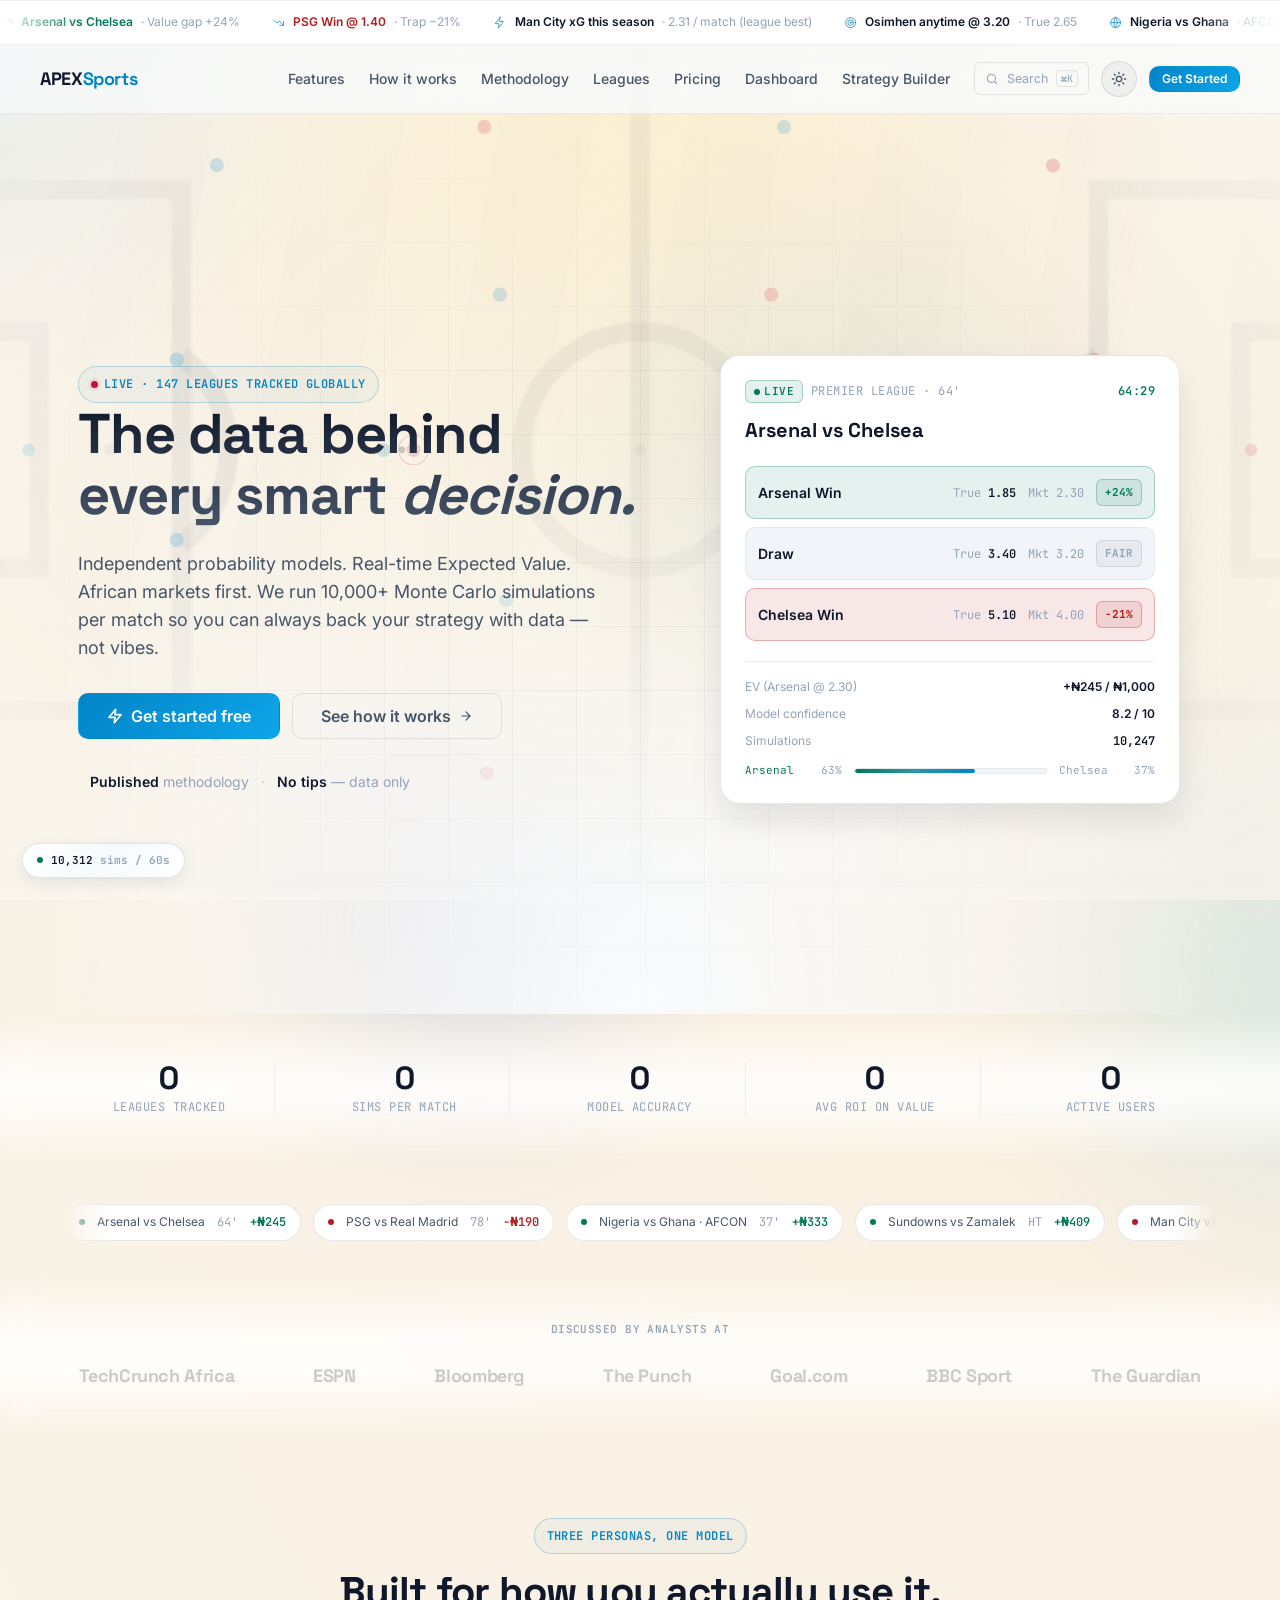
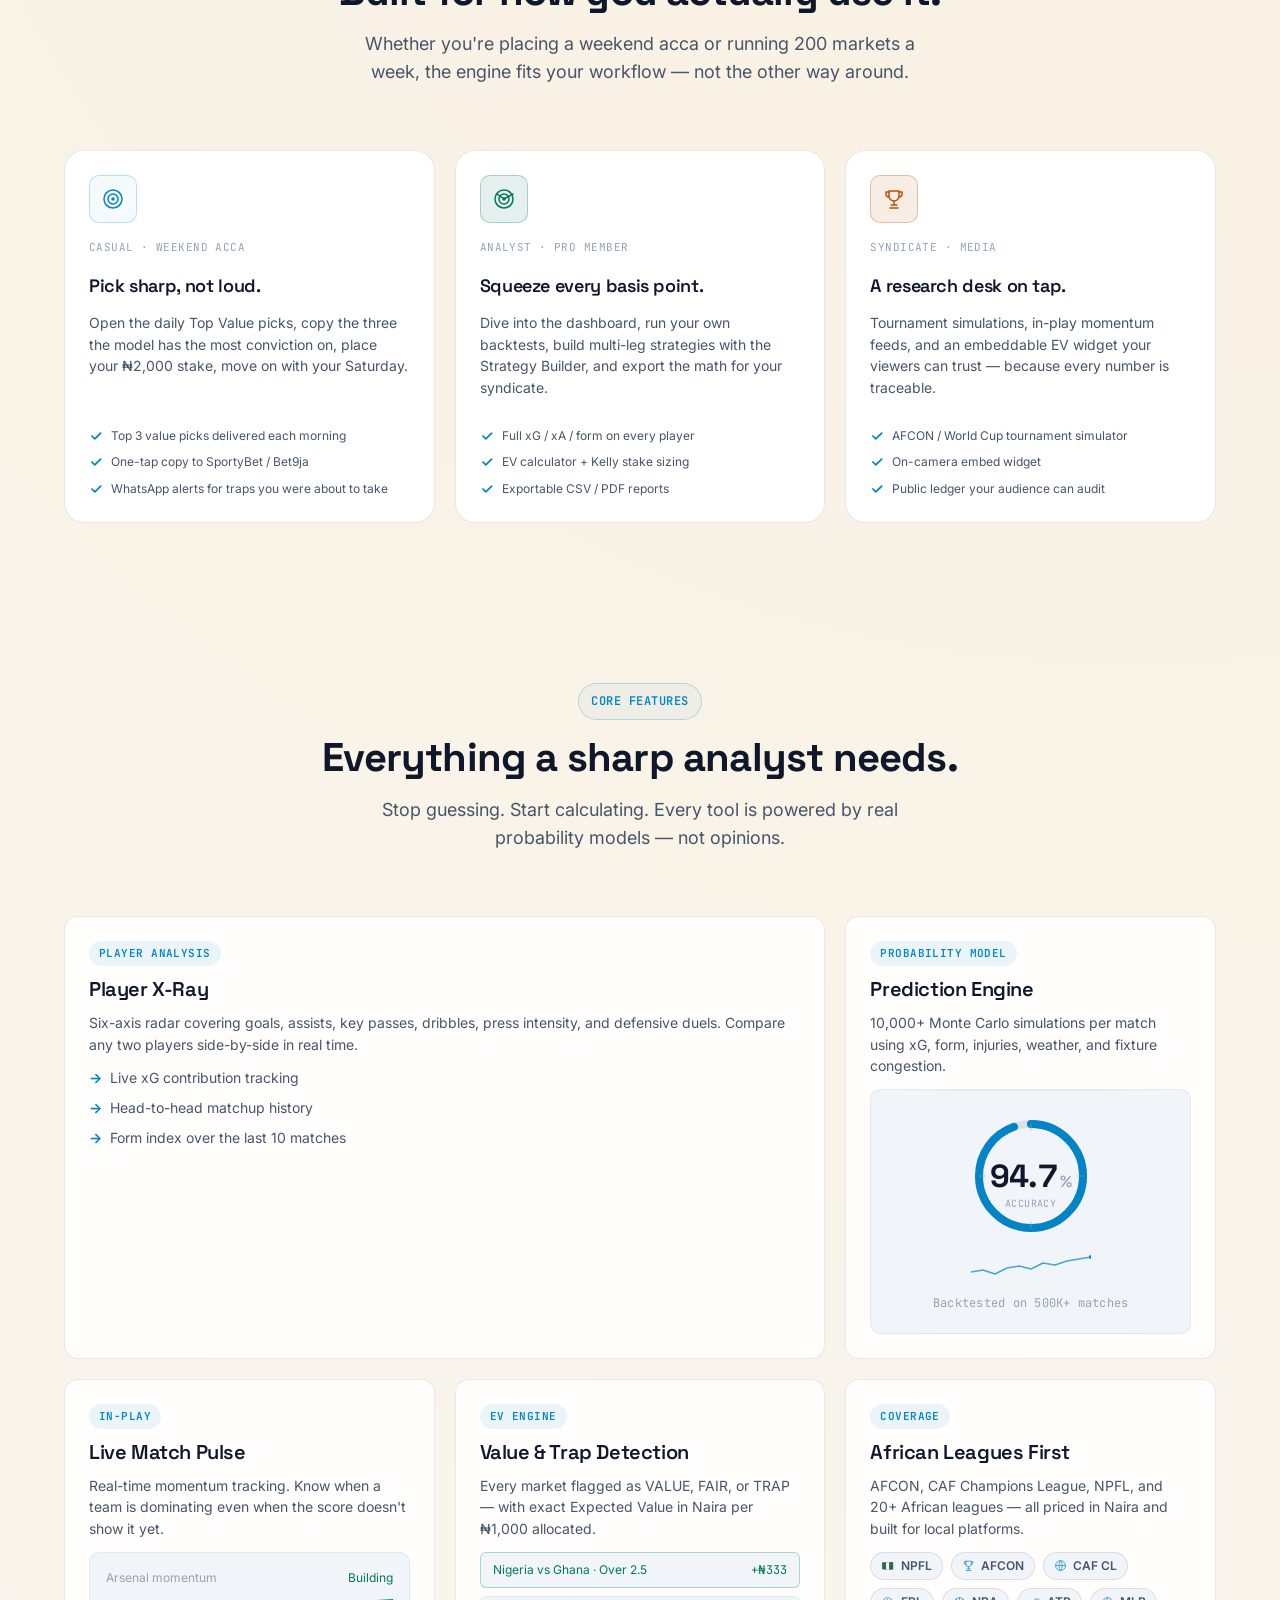
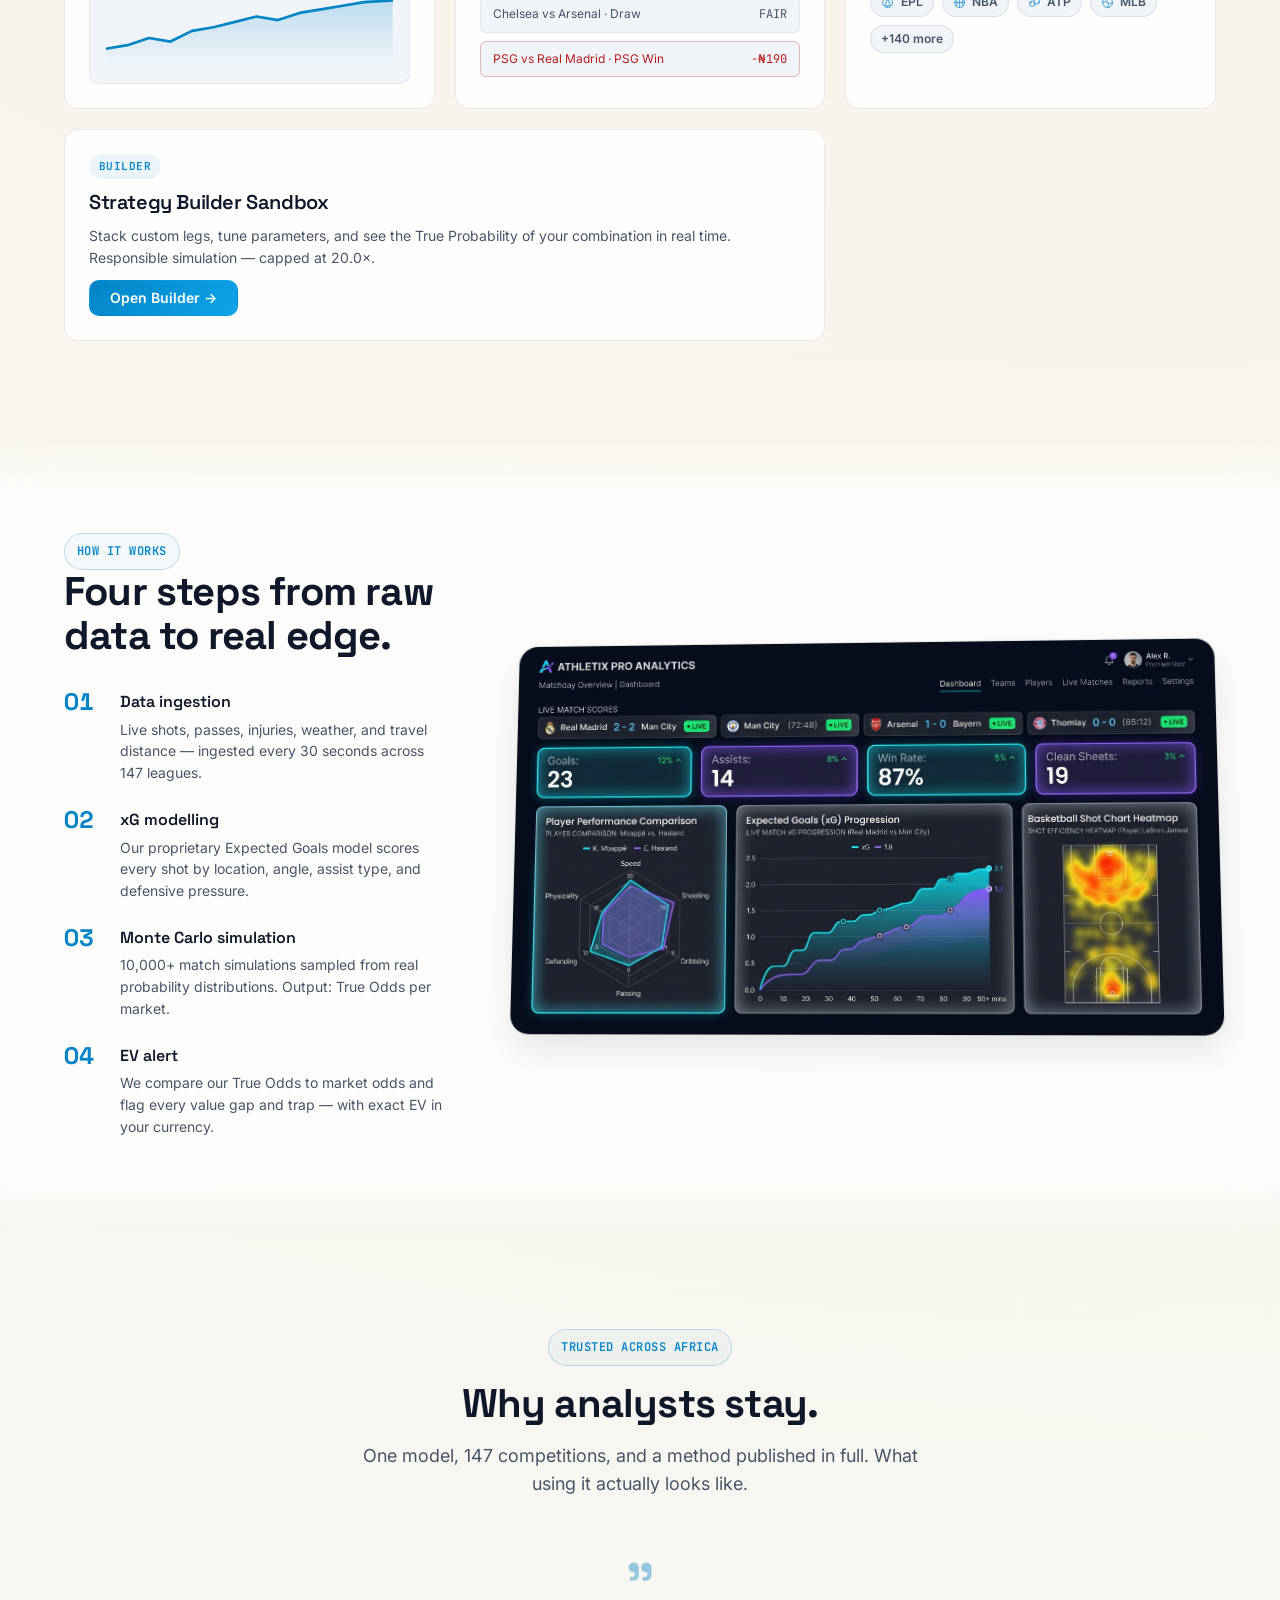
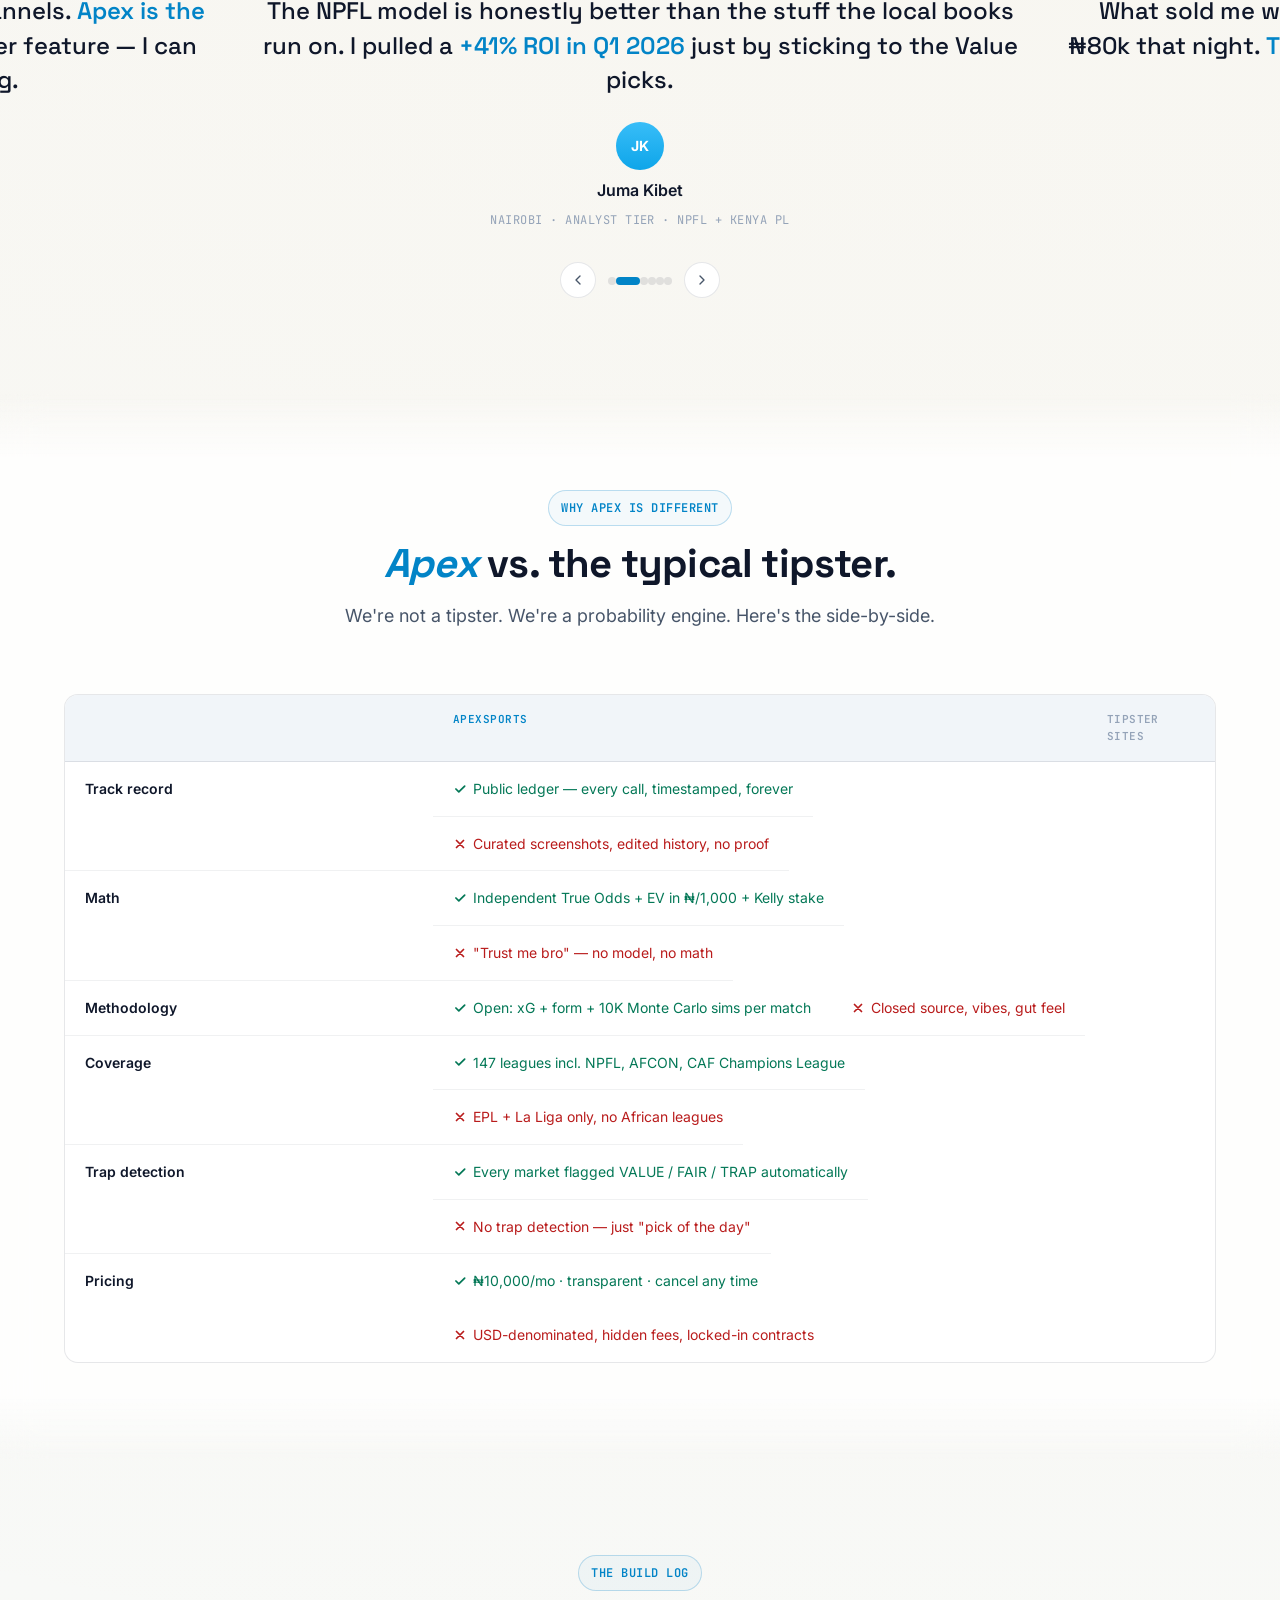
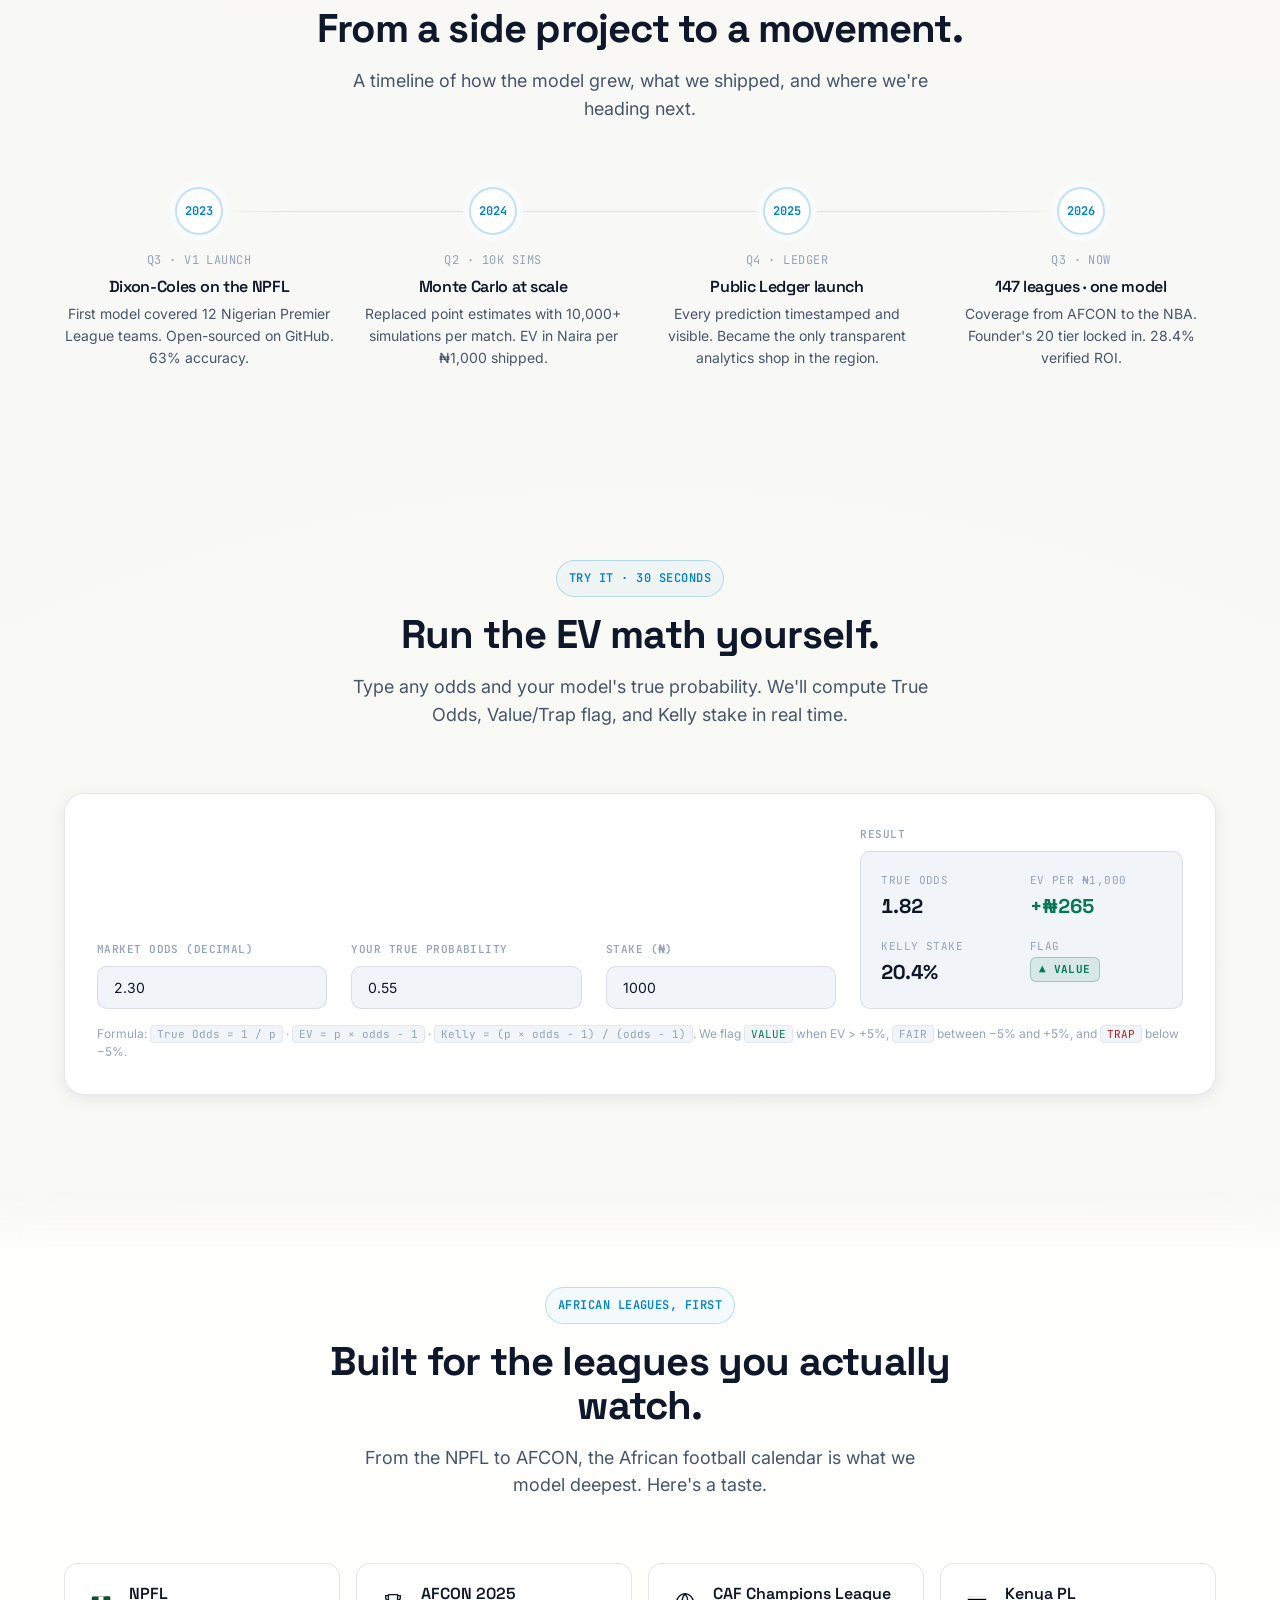
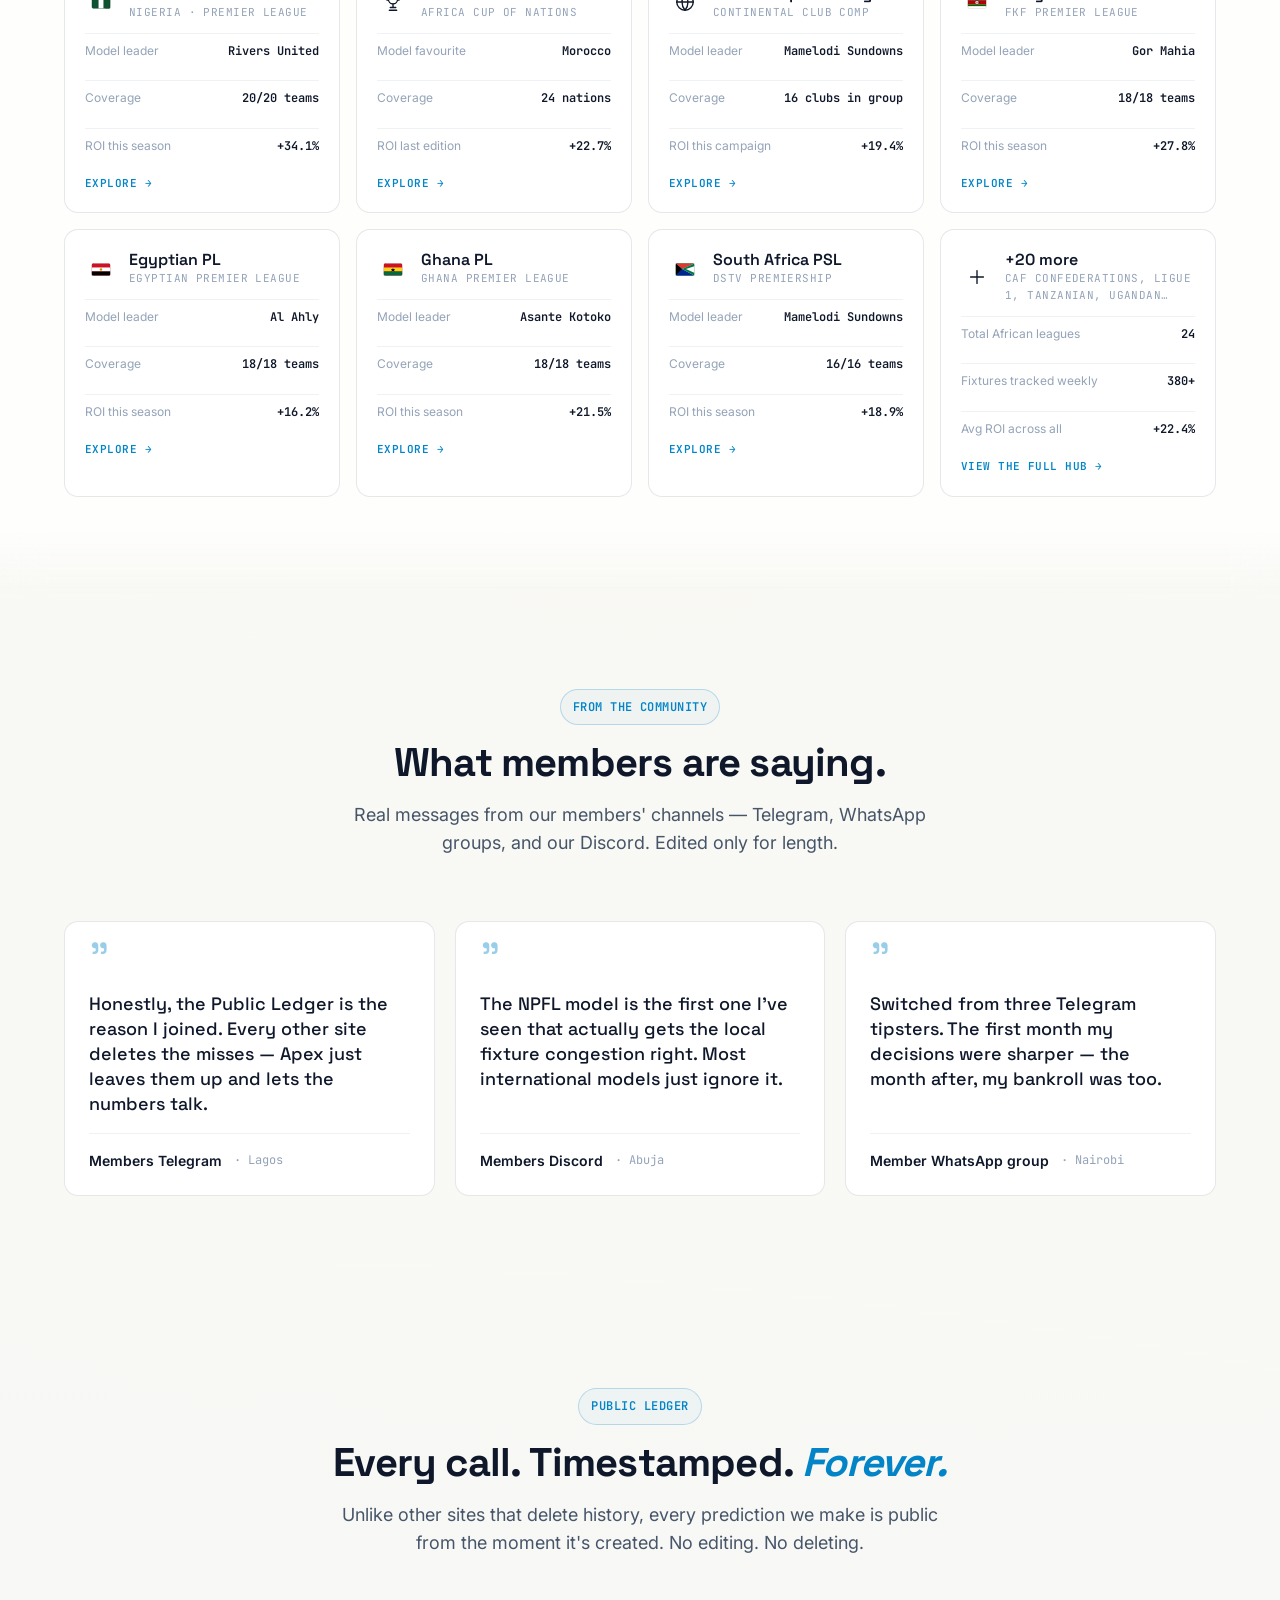
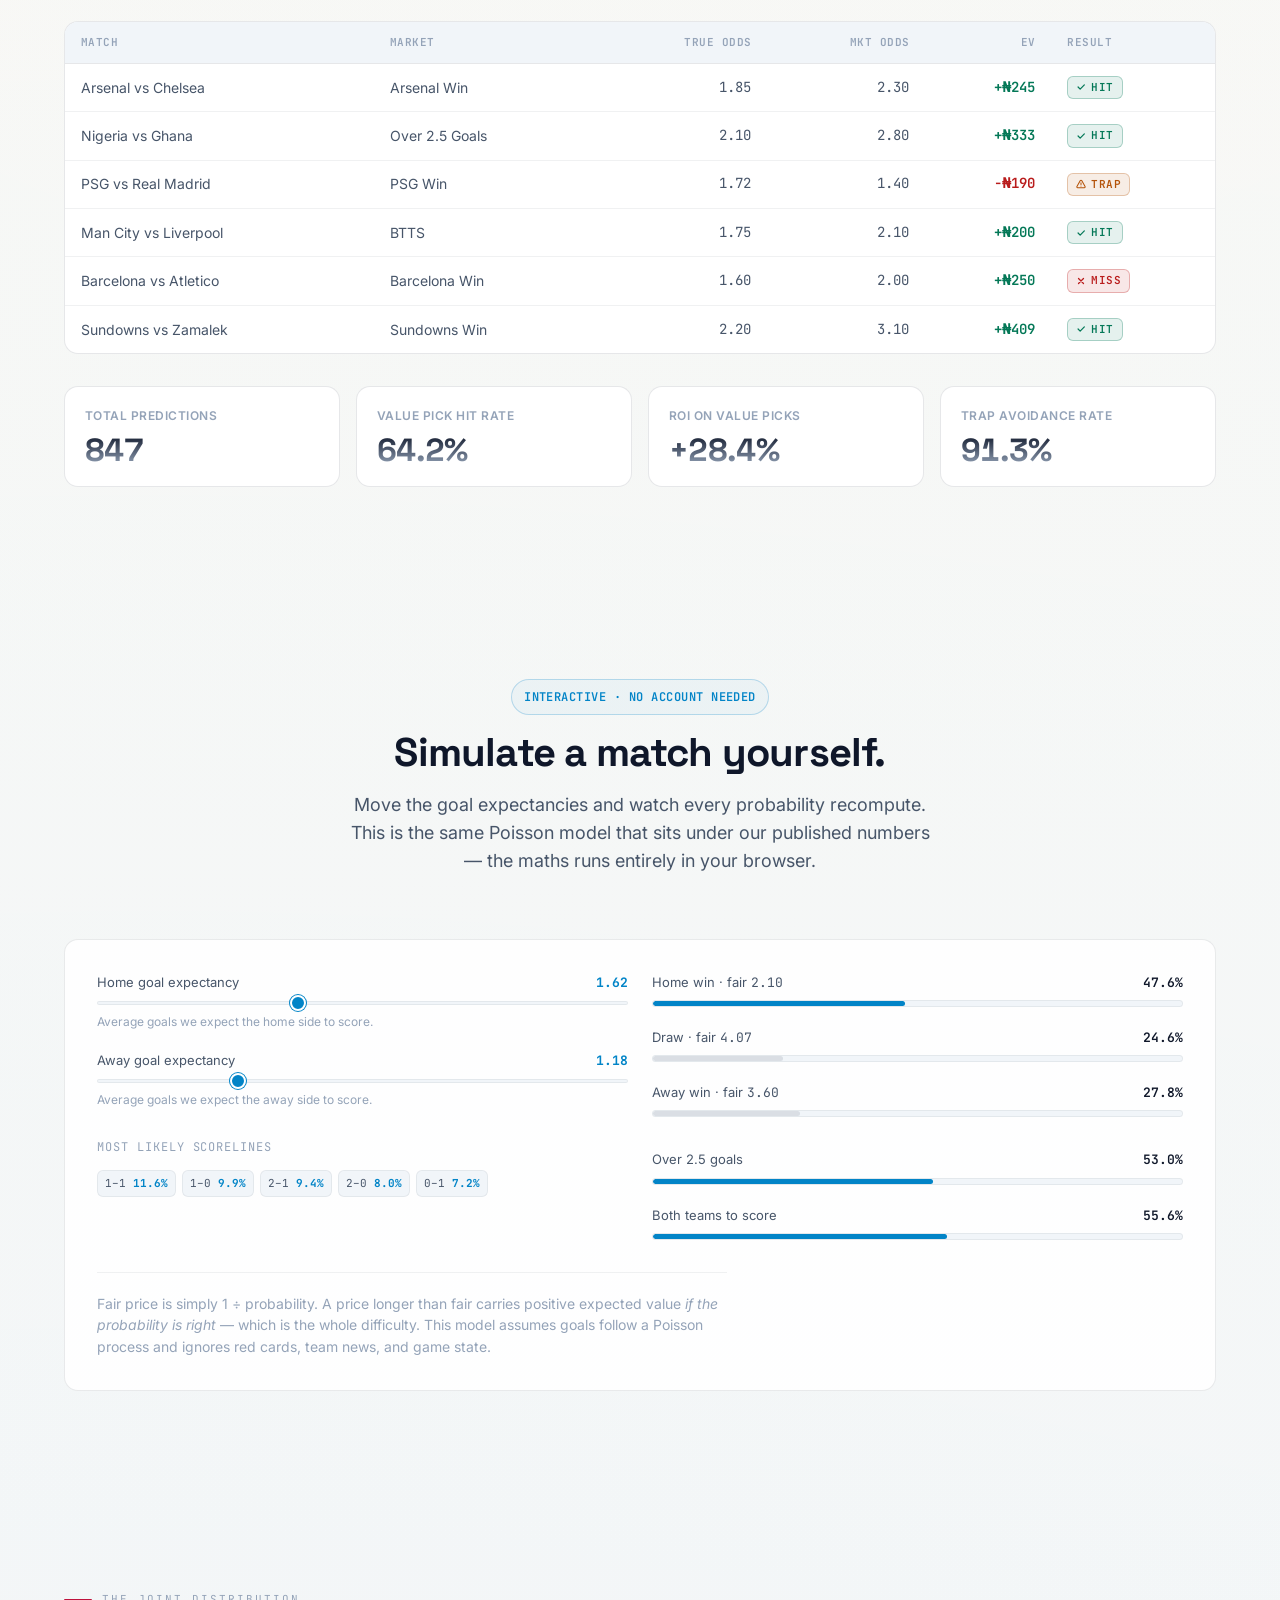
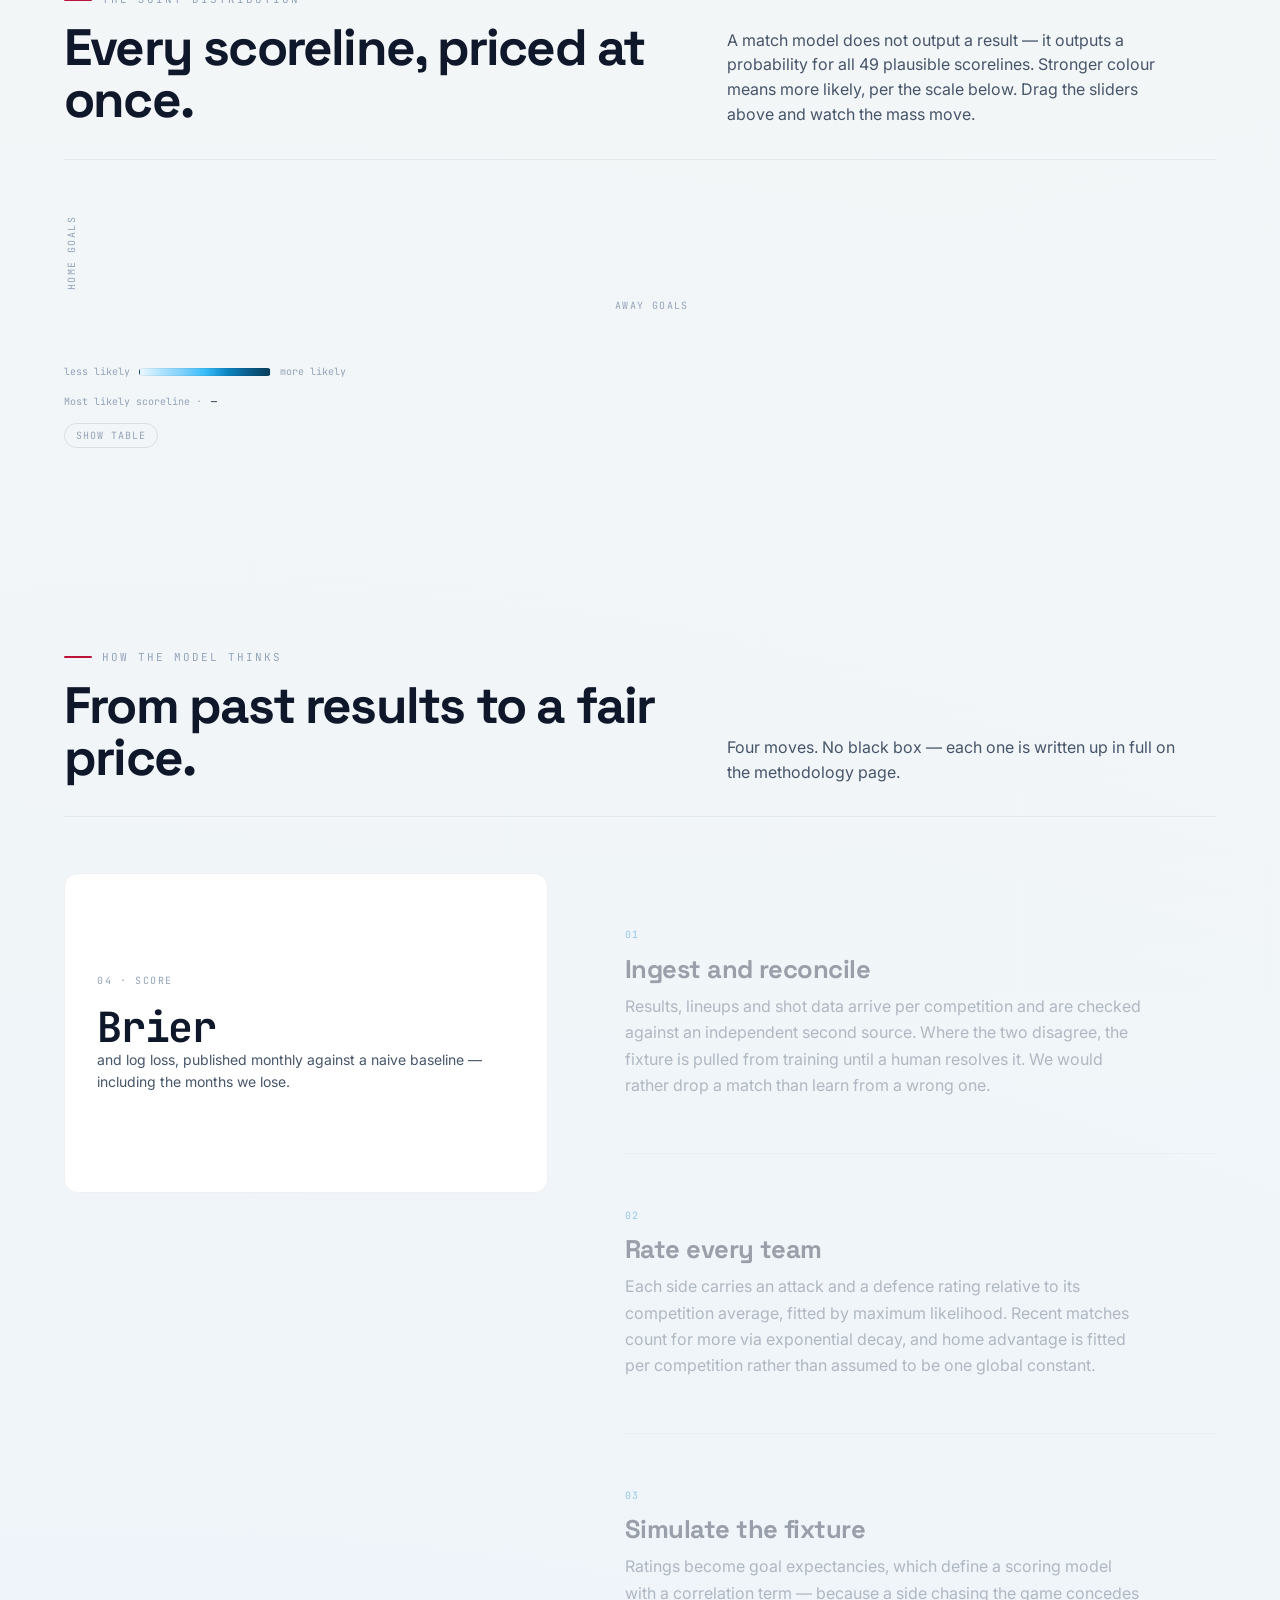
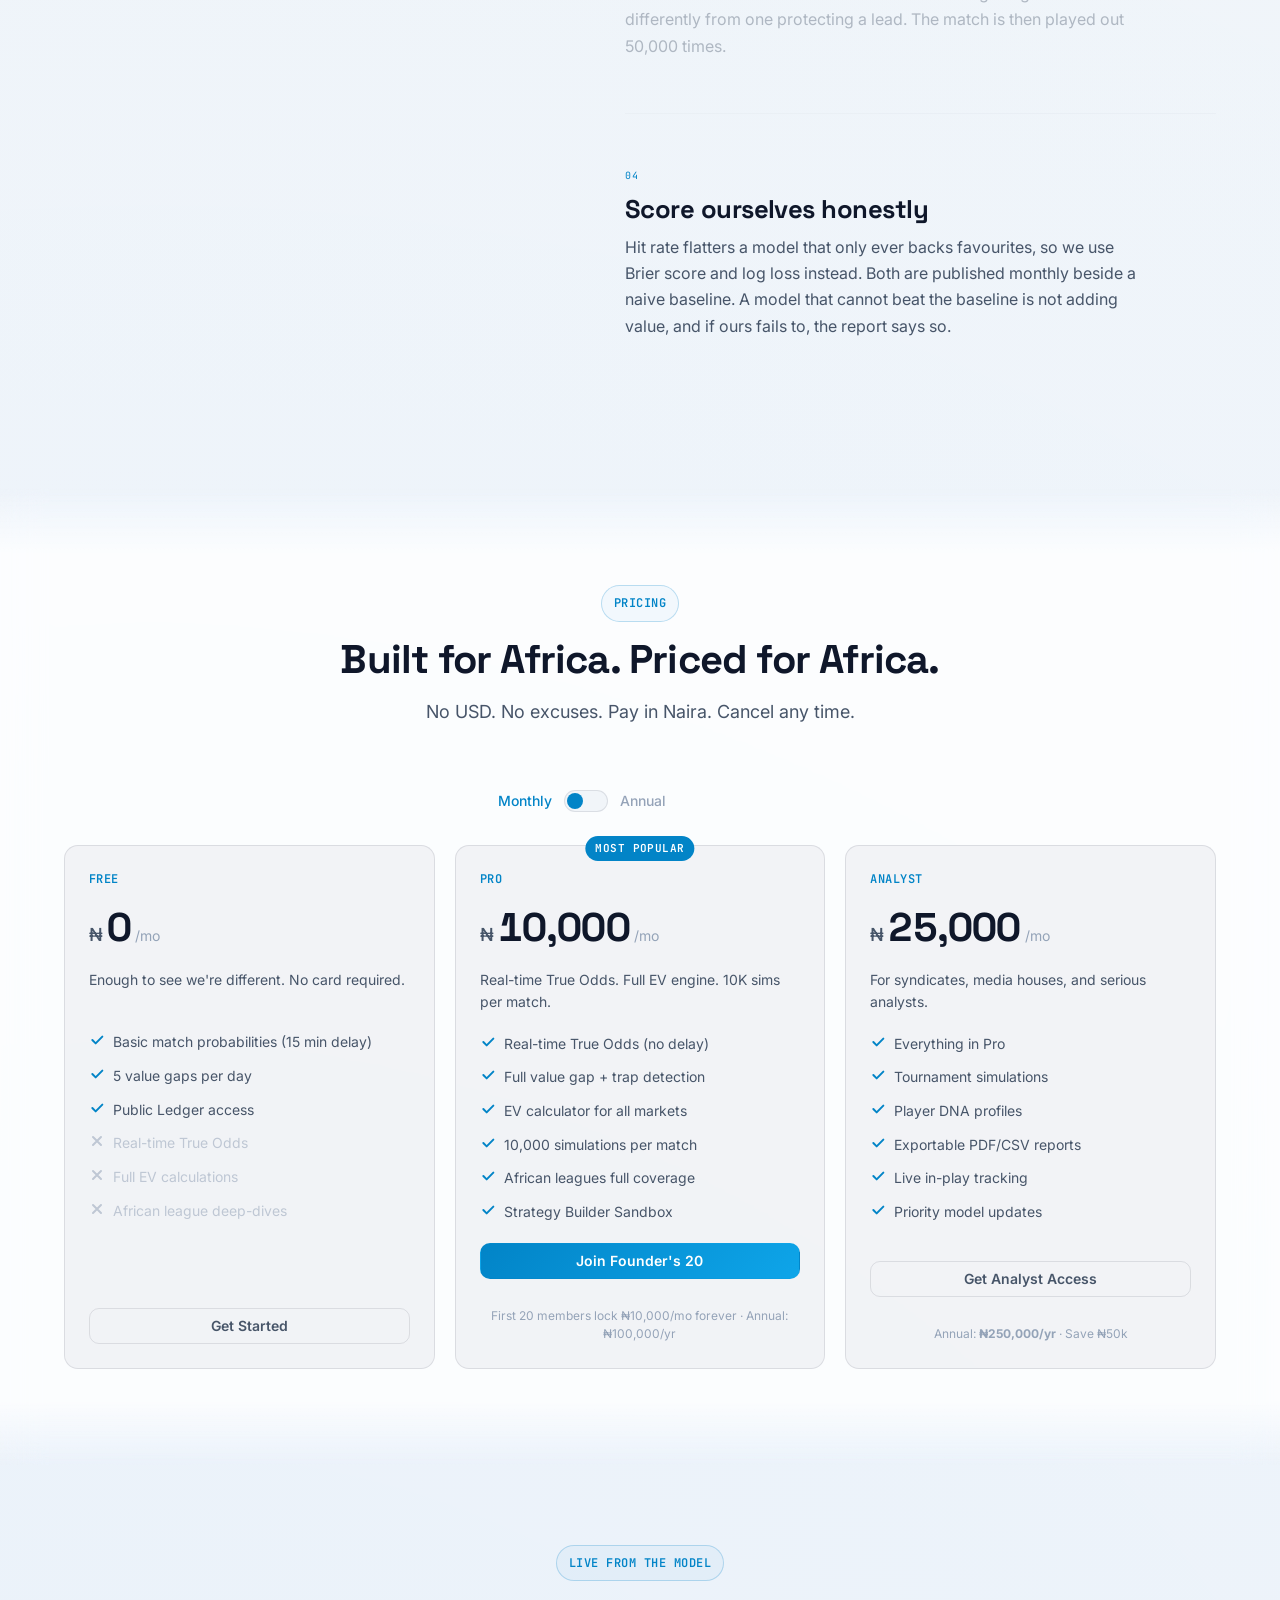
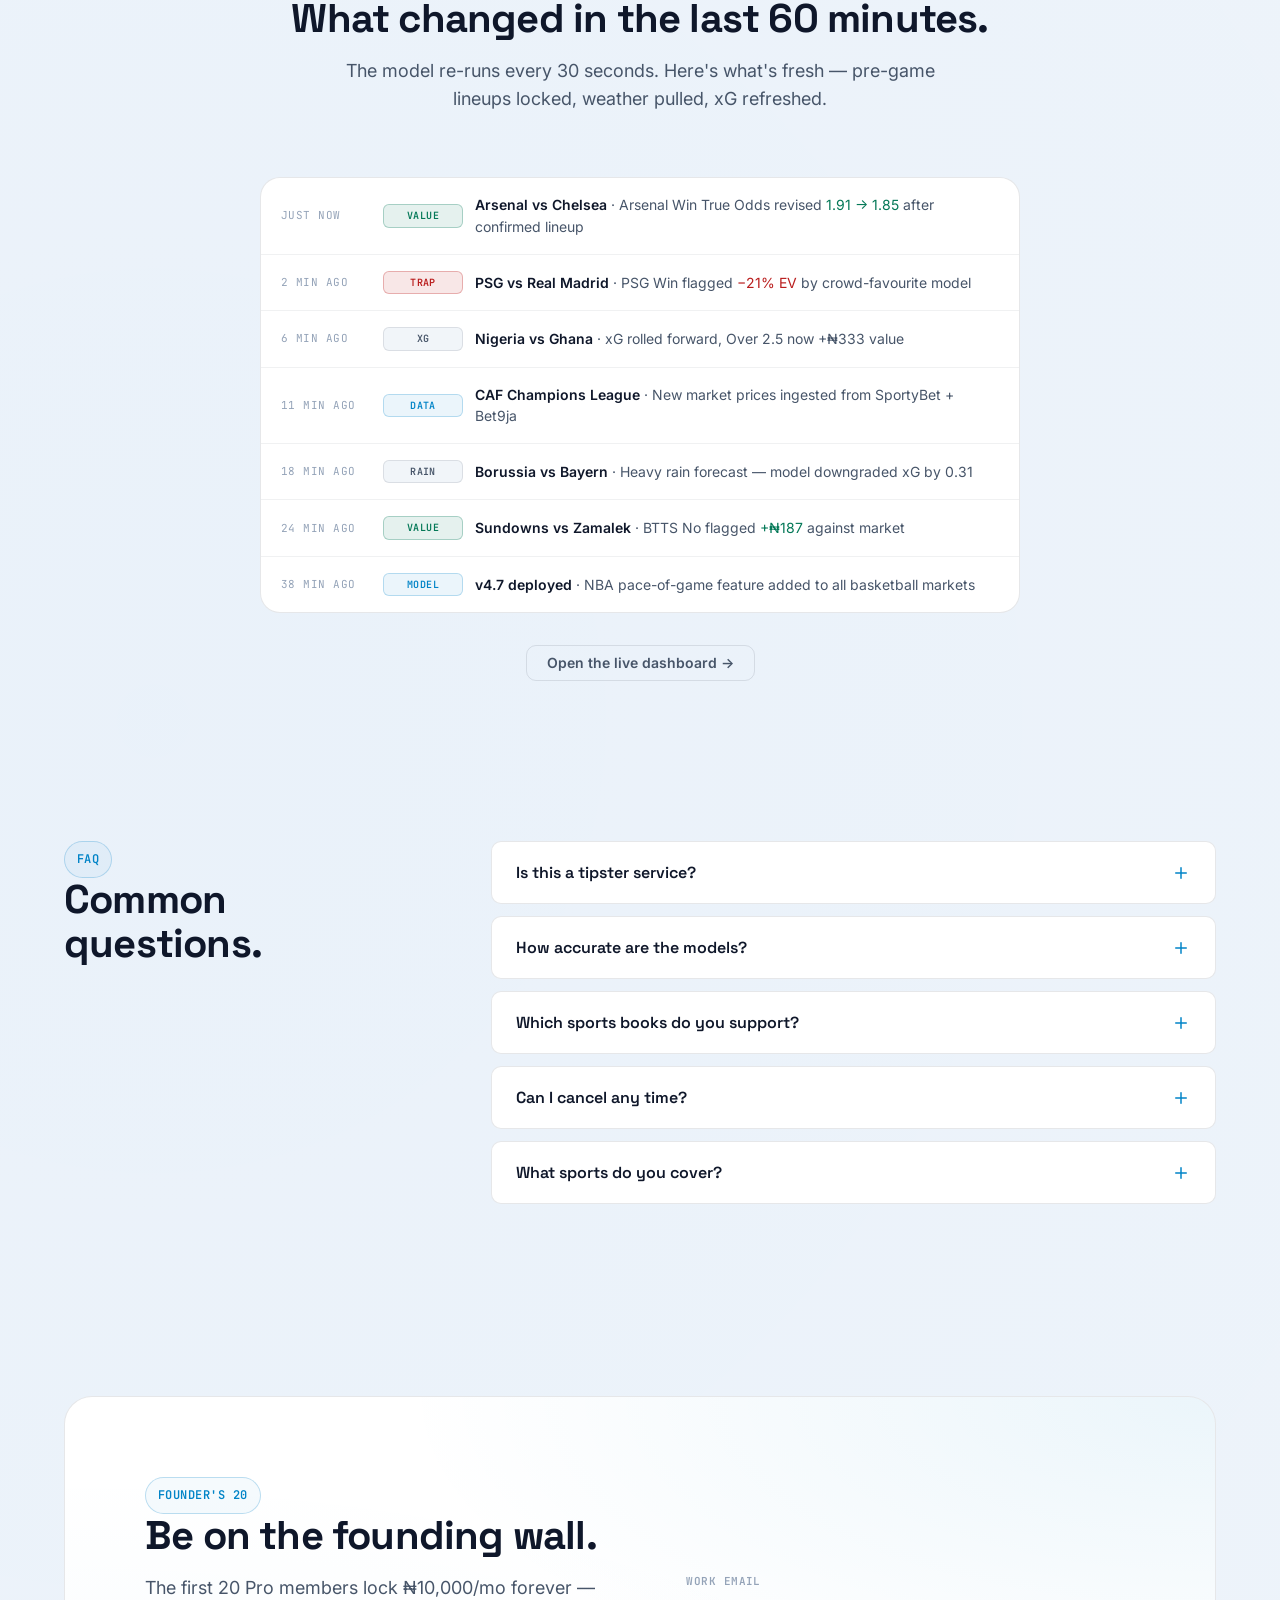
<file: __tennis.html>
<!DOCTYPE html>
<html lang="en">
<head>
  <meta charset="UTF-8">
  <meta name="viewport" content="width=device-width, initial-scale=1.0">
  <title>ApexSports Analytics — Independent Probability Models for Africa</title>
  <meta name="description" content="ApexSports Analytics builds independent probability models for football, basketball, tennis, and baseball — with real-time Expected Value in Naira and African league coverage from NPFL to AFCON.">
  <meta name="theme-color" content="#06080F">
  <meta name="color-scheme" content="dark light">
  <link rel="canonical" href="https://apexsports.ng/">
  <meta property="og:title" content="ApexSports Analytics — Where Data Meets Sport">
  <meta property="og:description" content="Independent probability models. Real-time EV. African markets first.">
  <meta property="og:type" content="website">
  <meta property="og:url" content="https://apexsports.ng/">
  <meta property="og:site_name" content="ApexSports Analytics">
  <meta property="og:locale" content="en_NG">
  <meta name="twitter:card" content="summary_large_image">
  <meta name="twitter:title" content="ApexSports Analytics — Where Data Meets Sport">
  <meta name="twitter:description" content="Independent probability models. Real-time EV in Naira. African markets first.">
  <link rel="icon" type="image/svg+xml" href="data:image/svg+xml,%3Csvg xmlns='http://www.w3.org/2000/svg' viewBox='0 0 100 100'%3E%3Crect width='100' height='100' rx='22' fill='%230B1220'/%3E%3Cpath d='M50 16L82 82L68 82L62 68L38 68L32 82L18 82Z M44 58L56 58L50 44Z' fill='%2338BDF8'/%3E%3Ccircle cx='50' cy='50' r='3.5' fill='%230B1220'/%3E%3C/svg%3E">
  <script type="application/ld+json">
  {
    "@context": "https://schema.org",
    "@type": "Organization",
    "name": "ApexSports Analytics",
    "url": "https://apexsports.ng",
    "logo": "https://apexsports.ng/icon.svg",
    "description": "Africa's first independent sports probability engine. We sell data, not tips.",
    "foundingDate": "2023",
    "address": { "@type": "PostalAddress", "addressCountry": "NG", "addressLocality": "Lagos" },
    "contactPoint": { "@type": "ContactPoint", "contactType": "customer support", "email": "hello@apexsports.ng", "availableLanguage": ["en"] },
    "sameAs": [
      "https://twitter.com/apexsportsng",
      "https://t.me/apex_alerts"
    ]
  }
  </script>
  <script type="application/ld+json">
  {
    "@context": "https://schema.org",
    "@type": "SoftwareApplication",
    "name": "ApexSports Analytics",
    "applicationCategory": "FinanceApplication",
    "operatingSystem": "Web",
    "description": "Independent sports probability engine with real-time Expected Value, Monte Carlo simulation, and African league coverage.",
    "offers": [
      { "@type": "Offer", "name": "Pro", "price": "10000", "priceCurrency": "NGN", "description": "Real-time True Odds, full EV engine, 10K sims per match." },
      { "@type": "Offer", "name": "Analyst", "price": "25000", "priceCurrency": "NGN", "description": "Tournament simulations, exportable reports, priority model updates." }
    ]
  }
  </script>
  <script type="application/ld+json">
  {
    "@context": "https://schema.org",
    "@type": "FAQPage",
    "mainEntity": [
      { "@type": "Question", "name": "Is this a tipster service?", "acceptedAnswer": { "@type": "Answer", "text": "No. We are a data company. We provide probability models and Expected Value analysis. We do not tell you what decisions to make — we show you what the math says." } },
      { "@type": "Question", "name": "How accurate are the models?", "acceptedAnswer": { "@type": "Answer", "text": "Our value pick hit rate sits at 64.2% with a verified +28.4% ROI over the last 12 months — all visible on the Public Ledger." } },
      { "@type": "Question", "name": "Which sports books do you support?", "acceptedAnswer": { "@type": "Answer", "text": "We compare against SportyBet, Bet9ja, 1xBet, Betway, and 12 other major operators to calculate the EV gap. Our True Odds are computed independently from our own xG and Monte Carlo models." } },
      { "@type": "Question", "name": "Can I cancel any time?", "acceptedAnswer": { "@type": "Answer", "text": "Yes. No contracts. No hidden fees. Cancel from your account dashboard in seconds." } },
      { "@type": "Question", "name": "What sports do you cover?", "acceptedAnswer": { "@type": "Answer", "text": "Football, basketball, tennis, and baseball — across 147 leagues globally. African leagues are our priority: AFCON, CAF Champions League, and NPFL are covered in full." } }
    ]
  }
  </script>
  <link rel="preconnect" href="https://fonts.googleapis.com">
  <link rel="preconnect" href="https://fonts.gstatic.com" crossorigin>
  <link href="https://fonts.googleapis.com/css2?family=Space+Grotesk:wght@400;500;600;700&family=Inter:wght@400;500;600;700&family=JetBrains+Mono:wght@400;500;700&display=swap" rel="stylesheet">
  <link rel="stylesheet" href="design-tokens.css?v=6">
  <link rel="stylesheet" href="components.css?v=6">
  <link rel="stylesheet" href="styles.css?v=6">
  <link rel="stylesheet" href="theme.css?v=6">
  <link rel="stylesheet" href="apex-ui.css?v=7">
  <link rel="stylesheet" href="apex-modern.css?v=1">
  <script src="theme.js?v=6"></script>
  <script src="lightning.js?v=6"></script>
</head>
<body>

<!-- Preloader — calibration terminal (wordmark + typed status + progress) -->
<!-- Preloader v2 — "Ignition".
     Three flex rows (top / centre / bottom) so nothing is free-floating
     and elements cannot overlap at any viewport size. Background layers
     and the progress bar are the only absolutely positioned pieces. -->
<!-- Preloader v2 — "Ignition".
     Three flex rows (top / centre / bottom) so nothing is free-floating
     and elements cannot overlap at any viewport size. Background layers
     and the progress bar are the only absolutely positioned pieces. -->
<!-- Preloader v2 — "Ignition".
     Three flex rows (top / centre / bottom) so nothing is free-floating
     and elements cannot overlap at any viewport size. Background layers
     and the progress bar are the only absolutely positioned pieces. -->
<!-- Preloader v2 — "Ignition".
     Three flex rows (top / centre / bottom) so nothing is free-floating
     and elements cannot overlap at any viewport size. Background layers
     and the progress bar are the only absolutely positioned pieces. -->
<!-- Preloader v2 — "Ignition".
     Three flex rows (top / centre / bottom) so nothing is free-floating
     and elements cannot overlap at any viewport size. Background layers
     and the progress bar are the only absolutely positioned pieces. -->
<!-- Preloader v2 — "Ignition".
     Three flex rows (top / centre / bottom) so nothing is free-floating
     and elements cannot overlap at any viewport size. Background layers
     and the progress bar are the only absolutely positioned pieces. -->
<!-- Preloader v2 — "Ignition".
     Three flex rows (top / centre / bottom) so nothing is free-floating
     and elements cannot overlap at any viewport size. Background layers
     and the progress bar are the only absolutely positioned pieces. -->
<!-- Preloader v2 — "Ignition".
     Three flex rows (top / centre / bottom) so nothing is free-floating
     and elements cannot overlap at any viewport size. Background layers
     and the progress bar are the only absolutely positioned pieces. -->
<!-- Preloader v2 — "Ignition".
     Three flex rows (top / centre / bottom) so nothing is free-floating
     and elements cannot overlap at any viewport size. Background layers
     and the progress bar are the only absolutely positioned pieces. -->
<!-- Preloader v2 — "Ignition".
     Three flex rows (top / centre / bottom) so nothing is free-floating
     and elements cannot overlap at any viewport size. Background layers
     and the progress bar are the only absolutely positioned pieces. -->
<!-- Preloader v2 — "Ignition".
     Three flex rows (top / centre / bottom) so nothing is free-floating
     and elements cannot overlap at any viewport size. Background layers
     and the progress bar are the only absolutely positioned pieces. -->
<!-- Preloader v2 — "Ignition".
     Three flex rows (top / centre / bottom) so nothing is free-floating
     and elements cannot overlap at any viewport size. Background layers
     and the progress bar are the only absolutely positioned pieces. -->
<!-- Preloader v2 — "Ignition".
     Three flex rows (top / centre / bottom) so nothing is free-floating
     and elements cannot overlap at any viewport size. Background layers
     and the progress bar are the only absolutely positioned pieces. -->
<!-- Preloader v2 — "Ignition".
     Three flex rows (top / centre / bottom) so nothing is free-floating
     and elements cannot overlap at any viewport size. Background layers
     and the progress bar are the only absolutely positioned pieces. -->
<!-- Preloader v2 — "Ignition".
     Three flex rows (top / centre / bottom) so nothing is free-floating
     and elements cannot overlap at any viewport size. Background layers
     and the progress bar are the only absolutely positioned pieces. -->
<div class="pl" id="preloader" role="status" aria-live="polite" aria-label="Loading">

  <div class="pl__fx" aria-hidden="true">
    <div class="pl__blob pl__blob--1"></div>
    <div class="pl__blob pl__blob--2"></div>
    <div class="pl__blob pl__blob--3"></div>
    <div class="pl__blob pl__blob--4"></div>
    <div class="pl__blob pl__blob--5"></div>
    <div class="pl__floor"></div>
    <div class="pl__ring" style="--r:0"></div>
    <div class="pl__ring" style="--r:1"></div>
    <div class="pl__ring" style="--r:2"></div>
    <canvas class="pl__net" data-pl-net></canvas>
    <div class="pl__streaks">
      <i class="pl__streak" style="--s:0"></i>
      <i class="pl__streak" style="--s:1"></i>
      <i class="pl__streak" style="--s:2"></i>
      <i class="pl__streak" style="--s:3"></i>
      <i class="pl__streak" style="--s:4"></i>
      <i class="pl__streak" style="--s:5"></i>
      <i class="pl__streak" style="--s:6"></i>
    </div>
    <div class="pl__scan"></div>
    <div class="pl__glitch"></div>
    <div class="pl__grain"></div>
    <div class="pl__vig"></div>
    <div class="pl__frame"></div>
    <div class="pl__flash"></div>
  </div>

  <div class="pl__row">
    <span class="pl__tag"><span class="pl__led"></span>Boot sequence</span>
    <span class="pl__row-right">
      <span class="pl__tag pl__tag--right">Node · af-south-1</span>
      <button class="pl__skip" type="button" data-pl-skip>Skip</button>
    </span>
  </div>

  <div class="pl__centre">
    <h1 class="pl__mark">
      <span class="pl__sleeve"><span class="pl__word" style="--i:0">Apex</span></span>
      <span class="pl__sleeve"><span class="pl__word pl__word--grad" style="--i:1">Sports</span></span>
    </h1>
    <p class="pl__tagline">Probability Engine · v4.7.2</p>
    <p class="pl__status">
      <span class="pl__status-dot" aria-hidden="true"></span>
      <span data-pl-status>Booting model runtime</span>
    </p>
  </div>

  <div class="pl__row pl__row--bottom">
    <div class="pl__count" aria-hidden="true">
      <span data-pl-num>00</span><span class="pl__count-pct">%</span>
    </div>

    <div class="pl__stats" aria-hidden="true">
      <div class="pl__stat">
        <span class="pl__stat-num" data-pl-stat="sims" data-to="10247">0</span>
        <span class="pl__stat-label">Simulations</span>
      </div>
      <div class="pl__stat">
        <span class="pl__stat-num" data-pl-stat="leagues" data-to="147">0</span>
        <span class="pl__stat-label">Leagues</span>
      </div>
      <div class="pl__stat">
        <span class="pl__stat-num" data-pl-stat="models" data-to="12">0</span>
        <span class="pl__stat-label">Models</span>
      </div>
    </div>

    <div class="pl__log" data-pl-log aria-hidden="true"></div>
  </div>

  <div class="pl__bar" role="progressbar" aria-valuemin="0" aria-valuemax="100" aria-valuenow="0" aria-label="Loading progress">
    <div class="pl__bar-fill" data-pl-fill></div>
  </div>
</div>

<!-- Live ticker -->
<div class="ticker" aria-hidden="true">
  <div class="ticker__track" id="tickerTrack">
    <span class="ticker__item ticker__item--pos"><svg class="icon"><use href="#i-trending-up"/></svg> <strong>Arsenal vs Chelsea</strong> · Value gap +24%</span>
    <span class="ticker__item ticker__item--neg"><svg class="icon"><use href="#i-trending-down"/></svg> <strong>PSG Win @ 1.40</strong> · Trap −21%</span>
    <span class="ticker__item"><svg class="icon"><use href="#i-zap"/></svg> <strong>Man City xG this season</strong> · 2.31 / match (league best)</span>
    <span class="ticker__item"><svg class="icon"><use href="#i-target"/></svg> <strong>Osimhen anytime @ 3.20</strong> · True 2.65</span>
    <span class="ticker__item"><svg class="icon"><use href="#i-globe"/></svg> <strong>Nigeria vs Ghana</strong> · AFCON qualifier · simulation live</span>
    <span class="ticker__item"><svg class="icon"><use href="#i-radar"/></svg> <strong>10,247 simulations</strong> completed in the last 60s</span>
    <span class="ticker__item ticker__item--pos"><svg class="icon"><use href="#i-trending-up"/></svg> <strong>Arsenal vs Chelsea</strong> · Value gap +24%</span>
    <span class="ticker__item ticker__item--neg"><svg class="icon"><use href="#i-trending-down"/></svg> <strong>PSG Win @ 1.40</strong> · Trap −21%</span>
    <span class="ticker__item"><svg class="icon"><use href="#i-zap"/></svg> <strong>Man City xG this season</strong> · 2.31 / match (league best)</span>
    <span class="ticker__item"><svg class="icon"><use href="#i-target"/></svg> <strong>Osimhen anytime @ 3.20</strong> · True 2.65</span>
    <span class="ticker__item"><svg class="icon"><use href="#i-globe"/></svg> <strong>Nigeria vs Ghana</strong> · AFCON qualifier · simulation live</span>
    <span class="ticker__item"><svg class="icon"><use href="#i-radar"/></svg> <strong>10,247 simulations</strong> completed in the last 60s</span>
  </div>
</div>

<!-- Top nav -->
<nav class="nav" id="navbar">
  <div class="container nav__inner">
    <a href="#" class="nav__brand">APEX<strong>Sports</strong></a>
    <div class="nav__links" id="navLinks">
      <a href="#features" class="nav__link">Features</a>
      <a href="#showcase" class="nav__link">How it works</a>
      <a href="methodology.html" class="nav__link">Methodology</a>
      <a href="league-hub.html" class="nav__link">Leagues</a>
      <a href="#pricing" class="nav__link">Pricing</a>
      <a href="dashboard.html" class="nav__link">Dashboard</a>
      <a href="strategy-builder.html" class="nav__link">Strategy Builder</a>
      <div class="nav__cta">
        <button class="ui-cmdk-trigger" type="button" data-cmdk-open aria-label="Open command palette"><svg viewBox="0 0 24 24" fill="none" stroke="currentColor" stroke-width="1.8" stroke-linecap="round" stroke-linejoin="round" aria-hidden="true"><circle cx="11" cy="11" r="7"/><path d="m20 20-3.5-3.5"/></svg><span>Search</span><kbd>⌘K</kbd></button>
        <button type="button" class="theme-toggle" id="themeToggle" aria-label="Toggle light/dark theme">
          <svg class="icon-moon" viewBox="0 0 24 24" width="16" height="16" fill="none" stroke="currentColor" stroke-width="2" stroke-linecap="round" stroke-linejoin="round" aria-hidden="true">
            <path d="M21 12.79A9 9 0 1 1 11.21 3 7 7 0 0 0 21 12.79z"/>
          </svg>
          <svg class="icon-sun" viewBox="0 0 24 24" width="16" height="16" fill="none" stroke="currentColor" stroke-width="2" stroke-linecap="round" stroke-linejoin="round" aria-hidden="true">
            <circle cx="12" cy="12" r="4"/>
            <path d="M12 2v2M12 20v2M4.93 4.93l1.41 1.41M17.66 17.66l1.41 1.41M2 12h2M20 12h2M4.93 19.07l1.41-1.41M17.66 6.34l1.41-1.41"/>
          </svg>
        </button>
        <a href="#pricing" class="btn btn--primary btn--sm">Get Started</a>
      </div>
    </div>
    <button class="nav__mobile-toggle" id="mobileToggle" aria-label="Menu">
      <span></span><span></span><span></span>
    </button>
  </div>
</nav>

<!-- Hero -->
<section class="hero" id="hero" data-sport="football">
  <canvas class="lightning-canvas" id="heroCanvas" aria-hidden="true"></canvas>
  <div class="gradient-mesh" aria-hidden="true"></div>
  <div class="container hero__inner">
    <div class="hero__content reveal">
      <span class="eyebrow" data-pulse>Live · 147 leagues tracked globally</span>
      <h1 class="hero__title">
        The data behind<br>
        every smart <span class="title-flair">decision.</span>
      </h1>
      <p class="hero__sub">
        Independent probability models. Real-time Expected Value. African markets first.
        We run 10,000+ Monte Carlo simulations per match so you can always back your strategy with data — not vibes.
      </p>
      <div class="hero__actions">
        <a href="#pricing" class="btn btn--primary btn--lg">
          <svg viewBox="0 0 24 24" width="16" height="16" fill="none" stroke="currentColor" stroke-width="2.5" stroke-linecap="round" stroke-linejoin="round" aria-hidden="true"><path d="M13 2L3 14h9l-1 8 10-12h-9l1-8z"/></svg>
          Get started free
        </a>
        <a href="#showcase" class="btn btn--ghost btn--lg">
          See how it works
          <svg viewBox="0 0 24 24" width="14" height="14" fill="none" stroke="currentColor" stroke-width="2" stroke-linecap="round" stroke-linejoin="round" aria-hidden="true"><path d="M5 12h14M12 5l7 7-7 7"/></svg>
        </a>
      </div>
      <div class="hero__proof">
        <div class="hero__proof-meta">
          <span class="stars" aria-hidden="true">
            <svg class="icon" viewBox="0 0 24 24" fill="currentColor" stroke="currentColor" stroke-width="1.5" stroke-linecap="round" stroke-linejoin="round"><path d="M12 2.5l2.95 6.36 6.55.95-4.75 4.62 1.12 6.54L12 17.88 6.13 20.97l1.12-6.54L2.5 9.81l6.55-.95L12 2.5z"/></svg>
            <svg class="icon" viewBox="0 0 24 24" fill="currentColor" stroke="currentColor" stroke-width="1.5" stroke-linecap="round" stroke-linejoin="round"><path d="M12 2.5l2.95 6.36 6.55.95-4.75 4.62 1.12 6.54L12 17.88 6.13 20.97l1.12-6.54L2.5 9.81l6.55-.95L12 2.5z"/></svg>
            <svg class="icon" viewBox="0 0 24 24" fill="currentColor" stroke="currentColor" stroke-width="1.5" stroke-linecap="round" stroke-linejoin="round"><path d="M12 2.5l2.95 6.36 6.55.95-4.75 4.62 1.12 6.54L12 17.88 6.13 20.97l1.12-6.54L2.5 9.81l6.55-.95L12 2.5z"/></svg>
            <svg class="icon" viewBox="0 0 24 24" fill="currentColor" stroke="currentColor" stroke-width="1.5" stroke-linecap="round" stroke-linejoin="round"><path d="M12 2.5l2.95 6.36 6.55.95-4.75 4.62 1.12 6.54L12 17.88 6.13 20.97l1.12-6.54L2.5 9.81l6.55-.95L12 2.5z"/></svg>
            <svg class="icon" viewBox="0 0 24 24" fill="currentColor" stroke="currentColor" stroke-width="1.5" stroke-linecap="round" stroke-linejoin="round"><path d="M12 2.5l2.95 6.36 6.55.95-4.75 4.62 1.12 6.54L12 17.88 6.13 20.97l1.12-6.54L2.5 9.81l6.55-.95L12 2.5z"/></svg>
          </span>
          <span><strong>Published</strong> methodology</span>
          <span class="hero__proof-sep" aria-hidden="true">·</span>
          <span><strong>No tips</strong> &mdash; data only</span>
        </div>
      </div>
    </div>

    <div class="hero__visual reveal reveal-delay-1">
      <div class="live-card">
        <div class="live-card__head">
          <span class="badge badge--live badge--dot">LIVE</span>
          <span>Premier League · 64'</span>
          <span class="live-card__time" id="heroTime">64:22</span>
        </div>
        <div class="live-card__title">Arsenal vs Chelsea</div>
        <div class="live-card__list">
          <div class="odd-row odd-row--value">
            <span class="odd-row__name">Arsenal Win</span>
            <span class="odd-row__num">True <b>1.85</b></span>
            <span class="odd-row__num">Mkt 2.30</span>
            <span class="odd-row__pill odd-row__pill--value"><svg class="icon" viewBox="0 0 24 24" width="11" height="11" aria-hidden="true"><path d="M3 17l6-6 4 4 8-8M14 7h7v7" fill="none" stroke="currentColor" stroke-width="2.5" stroke-linecap="round" stroke-linejoin="round"/></svg> +24%</span>
          </div>
          <div class="odd-row">
            <span class="odd-row__name">Draw</span>
            <span class="odd-row__num">True <b>3.40</b></span>
            <span class="odd-row__num">Mkt 3.20</span>
            <span class="odd-row__pill odd-row__pill--fair">FAIR</span>
          </div>
          <div class="odd-row odd-row--trap">
            <span class="odd-row__name">Chelsea Win</span>
            <span class="odd-row__num">True <b>5.10</b></span>
            <span class="odd-row__num">Mkt 4.00</span>
            <span class="odd-row__pill odd-row__pill--trap"><svg class="icon" viewBox="0 0 24 24" width="11" height="11" aria-hidden="true"><path d="M3 7l6 6 4-4 8 8M14 17h7v-7" fill="none" stroke="currentColor" stroke-width="2.5" stroke-linecap="round" stroke-linejoin="round"/></svg> −21%</span>
          </div>
        </div>
        <div class="live-card__stats">
          <div class="live-card__stat"><span>EV (Arsenal @ 2.30)</span><strong class="text-pos">+₦245 / ₦1,000</strong></div>
          <div class="live-card__stat"><span>Model confidence</span><strong>8.2 / 10</strong></div>
          <div class="live-card__stat"><span>Simulations</span><strong class="mono">10,247</strong></div>
        </div>
        <div class="live-card__progress" aria-label="Match momentum">
          <span class="live-card__progress-label">
            <span class="text-pos">Arsenal</span>
            <span class="text-muted">63%</span>
          </span>
          <div class="live-card__progress-bar">
            <div class="live-card__progress-fill" id="heroMomFill" style="width:63%"></div>
          </div>
          <span class="live-card__progress-label">
            <span class="text-muted">Chelsea</span>
            <span class="text-muted">37%</span>
          </span>
        </div>
      </div>
    </div>
  </div>
</section>

<!-- Stats strip -->
<section class="stats-strip">
  <div class="container">
    <div class="stats-strip__inner">
      <div class="stats-strip__cell">
        <div class="stats-strip__num" data-target="147" data-suffix="+">0</div>
        <div class="stats-strip__lbl">Leagues tracked</div>
      </div>
      <div class="stats-strip__cell">
        <div class="stats-strip__num" data-target="10000" data-suffix="+">0</div>
        <div class="stats-strip__lbl">Sims per match</div>
      </div>
      <div class="stats-strip__cell">
        <div class="stats-strip__num" data-target="94.7" data-suffix="%" data-decimal="true">0</div>
        <div class="stats-strip__lbl">Model accuracy</div>
      </div>
      <div class="stats-strip__cell">
        <div class="stats-strip__num" data-target="28.4" data-suffix="%" data-decimal="true">0</div>
        <div class="stats-strip__lbl">Avg ROI on value</div>
      </div>
      <div class="stats-strip__cell">
        <div class="stats-strip__num" data-target="2400" data-suffix="+">0</div>
        <div class="stats-strip__lbl">Active users</div>
      </div>
    </div>
  </div>
</section>

<!-- Live match strip -->
<section class="section--tight" aria-label="Live matches right now" style="padding-block:var(--space-6) var(--space-4);">
  <div class="container">
    <div class="live-strip reveal" id="liveStrip">
      <div class="live-strip__item"><span class="live-strip__dot"></span><span>Arsenal vs Chelsea</span><span class="live-strip__time">64'</span><span class="live-strip__ev pos">+₦245</span></div>
      <div class="live-strip__item is-neg"><span class="live-strip__dot"></span><span>PSG vs Real Madrid</span><span class="live-strip__time">78'</span><span class="live-strip__ev neg">−₦190</span></div>
      <div class="live-strip__item"><span class="live-strip__dot"></span><span>Nigeria vs Ghana · AFCON</span><span class="live-strip__time">37'</span><span class="live-strip__ev pos">+₦333</span></div>
      <div class="live-strip__item"><span class="live-strip__dot"></span><span>Sundowns vs Zamalek</span><span class="live-strip__time">HT</span><span class="live-strip__ev pos">+₦409</span></div>
      <div class="live-strip__item is-neg"><span class="live-strip__dot"></span><span>Man City vs Liverpool</span><span class="live-strip__time">82'</span><span class="live-strip__ev neg">−₦118</span></div>
      <div class="live-strip__item"><span class="live-strip__dot"></span><span>Al Ahly vs Zamalek</span><span class="live-strip__time">55'</span><span class="live-strip__ev pos">+₦178</span></div>
      <div class="live-strip__item"><span class="live-strip__dot"></span><span>Gor Mahia vs Tusker</span><span class="live-strip__time">23'</span><span class="live-strip__ev pos">+₦92</span></div>
      <div class="live-strip__item is-neg"><span class="live-strip__dot"></span><span>Asante Kotoko vs Hearts</span><span class="live-strip__time">FT</span><span class="live-strip__ev neg">−₦66</span></div>
    </div>
  </div>
</section>

<!-- Press / As featured in -->
<section class="press-strip">
  <div class="container">
    <p class="press-strip__label">Discussed by analysts at</p>
    <div class="press-strip__row">
      <span class="press-logo">TechCrunch Africa</span>
      <span class="press-logo">ESPN</span>
      <span class="press-logo">Bloomberg</span>
      <span class="press-logo">The Punch</span>
      <span class="press-logo">Goal.com</span>
      <span class="press-logo">BBC Sport</span>
      <span class="press-logo">The Guardian</span>
    </div>
  </div>
</section>

<!-- Usage personas -->
<section class="section--tight" style="padding-block:var(--space-20) var(--space-16);">
  <div class="container">
    <div class="section-header reveal">
      <span class="eyebrow">Three personas, one model</span>
      <h2 class="section-header__title">Built for how you actually use it.</h2>
      <p class="section-header__sub">Whether you're placing a weekend acca or running 200 markets a week, the engine fits your workflow — not the other way around.</p>
    </div>

    <div class="usage-grid reveal">
      <article class="usage-card">
        <div class="usage-card__icon"><svg class="icon"><use href="#i-target"/></svg></div>
        <div class="usage-card__role">Casual · weekend acca</div>
        <h3 class="usage-card__title">Pick sharp, not loud.</h3>
        <p class="usage-card__desc">Open the daily Top Value picks, copy the three the model has the most conviction on, place your ₦2,000 stake, move on with your Saturday.</p>
        <ul class="usage-card__list">
          <li>Top 3 value picks delivered each morning</li>
          <li>One-tap copy to SportyBet / Bet9ja</li>
          <li>WhatsApp alerts for traps you were about to take</li>
        </ul>
      </article>

      <article class="usage-card">
        <div class="usage-card__icon"><svg class="icon"><use href="#i-radar"/></svg></div>
        <div class="usage-card__role">Analyst · pro member</div>
        <h3 class="usage-card__title">Squeeze every basis point.</h3>
        <p class="usage-card__desc">Dive into the dashboard, run your own backtests, build multi-leg strategies with the Strategy Builder, and export the math for your syndicate.</p>
        <ul class="usage-card__list">
          <li>Full xG / xA / form on every player</li>
          <li>EV calculator + Kelly stake sizing</li>
          <li>Exportable CSV / PDF reports</li>
        </ul>
      </article>

      <article class="usage-card">
        <div class="usage-card__icon"><svg class="icon"><use href="#i-trophy"/></svg></div>
        <div class="usage-card__role">Syndicate · media</div>
        <h3 class="usage-card__title">A research desk on tap.</h3>
        <p class="usage-card__desc">Tournament simulations, in-play momentum feeds, and an embeddable EV widget your viewers can trust — because every number is traceable.</p>
        <ul class="usage-card__list">
          <li>AFCON / World Cup tournament simulator</li>
          <li>On-camera embed widget</li>
          <li>Public ledger your audience can audit</li>
        </ul>
      </article>
    </div>
  </div>
</section>

<!-- Features -->
<section class="section" id="features" data-sport="football">
  <div class="container">
    <div class="section-header reveal">
      <span class="eyebrow">Core features</span>
      <h2 class="section-header__title">Everything a sharp analyst needs.</h2>
      <p class="section-header__sub">Stop guessing. Start calculating. Every tool is powered by real probability models — not opinions.</p>
    </div>

    <div class="features-grid">
      <div class="card feature feature--wide reveal">
        <span class="feature__tag">Player analysis</span>
        <h3 class="feature__title">Player X-Ray</h3>
        <p class="feature__desc">Six-axis radar covering goals, assists, key passes, dribbles, press intensity, and defensive duels. Compare any two players side-by-side in real time.</p>
        <ul class="feature__list">
          <li>Live xG contribution tracking</li>
          <li>Head-to-head matchup history</li>
          <li>Form index over the last 10 matches</li>
        </ul>
      </div>

      <div class="card feature reveal">
        <span class="feature__tag">Probability model</span>
        <h3 class="feature__title">Prediction Engine</h3>
        <p class="feature__desc">10,000+ Monte Carlo simulations per match using xG, form, injuries, weather, and fixture congestion.</p>
        <div class="mini-gauge">
          <div class="mini-gauge__ring">
            <svg viewBox="0 0 132 132" aria-hidden="true">
              <!-- Track ring -->
              <circle class="mini-gauge__ring-bg" cx="66" cy="66" r="52"/>
              <!-- Foreground ring (animated) -->
              <circle class="mini-gauge__ring-fg" cx="66" cy="66" r="52"
                pathLength="100"
                stroke-dasharray="100"
                stroke-dashoffset="5.3"
                style="--gauge-value: 94.7"/>
              <!-- Tick marks at 25/50/75 -->
              <g class="mini-gauge__ticks">
                <line x1="66" y1="14" x2="66" y2="20" />
                <line x1="118" y1="66" x2="112" y2="66" />
                <line x1="66" y1="118" x2="66" y2="112" />
                <line x1="14" y1="66" x2="20" y2="66" />
              </g>
            </svg>
            <div class="mini-gauge__center">
              <div class="mini-gauge__value">
                <span class="mini-gauge__num" data-value="94.7">94.7</span><span class="mini-gauge__pct">%</span>
              </div>
              <div class="mini-gauge__label">Accuracy</div>
            </div>
          </div>
          <svg class="mini-gauge__spark" viewBox="0 0 120 28" preserveAspectRatio="none" aria-hidden="true">
            <polyline class="mini-gauge__spark-line" points="0,18 12,16 24,20 36,14 48,12 60,15 72,9 84,11 96,7 108,5 120,3"/>
            <circle class="mini-gauge__spark-dot" cx="120" cy="3" r="2"/>
          </svg>
          <div class="mini-gauge__desc">Backtested on 500K+ matches</div>
        </div>
      </div>

      <div class="card feature reveal">
        <span class="feature__tag">In-play</span>
        <h3 class="feature__title">Live Match Pulse</h3>
        <p class="feature__desc">Real-time momentum tracking. Know when a team is dominating even when the score doesn't show it yet.</p>
        <div class="spark">
          <div class="spark__head">
            <span>Arsenal momentum</span>
            <span class="text-pos"><svg class="icon" viewBox="0 0 24 24" width="11" height="11" aria-hidden="true"><path d="M3 17l6-6 4 4 8-8M14 7h7v7" fill="none" stroke="currentColor" stroke-width="2.5" stroke-linecap="round" stroke-linejoin="round"/></svg> Building</span>
          </div>
          <svg viewBox="0 0 160 40" class="spark__svg" preserveAspectRatio="none" aria-hidden="true">
            <defs>
              <linearGradient id="sparkFill" x1="0" y1="0" x2="0" y2="1">
                <stop offset="0%" stop-color="currentColor" stop-opacity="0.22"/>
                <stop offset="100%" stop-color="currentColor" stop-opacity="0"/>
              </linearGradient>
            </defs>
            <polygon fill="url(#sparkFill)" points="0,30 12,28 24,24 36,26 48,20 60,18 72,15 84,12 96,14 108,10 120,8 132,6 144,4 160,3 160,40 0,40"/>
            <polyline fill="none" stroke="currentColor" stroke-width="1.5" stroke-linecap="round" stroke-linejoin="round" points="0,30 12,28 24,24 36,26 48,20 60,18 72,15 84,12 96,14 108,10 120,8 132,6 144,4 160,3"/>
          </svg>
        </div>
      </div>

      <div class="card feature reveal">
        <span class="feature__tag">EV engine</span>
        <h3 class="feature__title">Value &amp; Trap Detection</h3>
        <p class="feature__desc">Every market flagged as VALUE, FAIR, or TRAP — with exact Expected Value in Naira per ₦1,000 allocated.</p>
        <div class="ev-list">
          <div class="ev-list__row ev-list__row--pos">Nigeria vs Ghana · Over 2.5 <span class="mono"><svg class="icon" viewBox="0 0 24 24" width="11" height="11" aria-hidden="true"><path d="M3 17l6-6 4 4 8-8M14 7h7v7" fill="none" stroke="currentColor" stroke-width="2.5" stroke-linecap="round" stroke-linejoin="round"/></svg> +₦333</span></div>
          <div class="ev-list__row">Chelsea vs Arsenal · Draw <span class="mono">FAIR</span></div>
          <div class="ev-list__row ev-list__row--neg">PSG vs Real Madrid · PSG Win <span class="mono"><svg class="icon" viewBox="0 0 24 24" width="11" height="11" aria-hidden="true"><path d="M3 7l6 6 4-4 8 8M14 17h7v-7" fill="none" stroke="currentColor" stroke-width="2.5" stroke-linecap="round" stroke-linejoin="round"/></svg> −₦190</span></div>
        </div>
      </div>

      <div class="card feature reveal">
        <span class="feature__tag">Coverage</span>
        <h3 class="feature__title">African Leagues First</h3>
        <p class="feature__desc">AFCON, CAF Champions League, NPFL, and 20+ African leagues — all priced in Naira and built for local platforms.</p>
        <div class="league-tags">
          <span class="league-tag"><svg class="icon icon-flag" viewBox="0 0 24 24"><use href="#i-flag-ng"/></svg> NPFL</span>
          <span class="league-tag"><svg class="icon"><use href="#i-trophy"/></svg> AFCON</span>
          <span class="league-tag"><svg class="icon"><use href="#i-globe"/></svg> CAF CL</span>
          <span class="league-tag"><svg class="icon"><use href="#i-football"/></svg> EPL</span>
          <span class="league-tag"><svg class="icon"><use href="#i-basketball"/></svg> NBA</span>
          <span class="league-tag"><svg class="icon"><use href="#i-tennis"/></svg> ATP</span>
          <span class="league-tag"><svg class="icon"><use href="#i-baseball"/></svg> MLB</span>
          <span class="league-tag">+140 more</span>
        </div>
      </div>

      <div class="card feature feature--highlight feature--wide reveal">
        <span class="feature__tag">Builder</span>
        <h3 class="feature__title">Strategy Builder Sandbox</h3>
        <p class="feature__desc">Stack custom legs, tune parameters, and see the True Probability of your combination in real time. Responsible simulation — capped at 20.0×.</p>
        <div><a href="strategy-builder.html" class="btn btn--primary btn--md">Open Builder →</a></div>
      </div>
    </div>
  </div>
</section>

<!-- Showcase / How it works -->
<section class="section showcase" id="showcase" data-sport="basketball">
  <div class="container showcase__inner">
    <div class="reveal">
      <span class="eyebrow">How it works</span>
      <h2 class="section-header__title" style="text-align:left;align-items:flex-start;">Four steps from raw data to real edge.</h2>
      <div class="steps">
        <div class="step">
          <div class="step__num">01</div>
          <div class="step__body">
            <div class="step__title">Data ingestion</div>
            <p>Live shots, passes, injuries, weather, and travel distance — ingested every 30 seconds across 147 leagues.</p>
          </div>
        </div>
        <div class="step">
          <div class="step__num">02</div>
          <div class="step__body">
            <div class="step__title">xG modelling</div>
            <p>Our proprietary Expected Goals model scores every shot by location, angle, assist type, and defensive pressure.</p>
          </div>
        </div>
        <div class="step">
          <div class="step__num">03</div>
          <div class="step__body">
            <div class="step__title">Monte Carlo simulation</div>
            <p>10,000+ match simulations sampled from real probability distributions. Output: True Odds per market.</p>
          </div>
        </div>
        <div class="step">
          <div class="step__num">04</div>
          <div class="step__body">
            <div class="step__title">EV alert</div>
            <p>We compare our True Odds to market odds and flag every value gap and trap — with exact EV in your currency.</p>
          </div>
        </div>
      </div>
    </div>

    <div class="showcase__visual reveal">
      <div class="showcase__img-wrap">
        <img src="dashboard-mockup.jpg" alt="ApexSports Analytics Dashboard" class="showcase__img" loading="lazy">
        <div class="showcase__callout showcase__callout--tl">
          <span class="showcase__callout-dot" style="background:var(--positive);box-shadow:0 0 6px var(--positive)"></span>
          <div>
            <div style="font-size:10px;color:var(--text-muted);text-transform:uppercase;letter-spacing:0.04em">Value gap</div>
            <div>Arsenal Win · <span class="text-pos">+24%</span></div>
          </div>
        </div>
        <div class="showcase__callout showcase__callout--tr">
          <span class="showcase__callout-dot" style="background:var(--negative);box-shadow:0 0 6px var(--negative)"></span>
          <div>
            <div style="font-size:10px;color:var(--text-muted);text-transform:uppercase;letter-spacing:0.04em">Trap alert</div>
            <div>PSG Win · <span class="text-neg">−21%</span></div>
          </div>
        </div>
        <div class="showcase__callout showcase__callout--br">
          <span class="showcase__callout-dot" style="background:var(--accent);box-shadow:0 0 6px var(--accent)"></span>
          <div>
            <div style="font-size:10px;color:var(--text-muted);text-transform:uppercase;letter-spacing:0.04em">10,247 sims</div>
            <div>Completed · 0.4s</div>
          </div>
        </div>
      </div>
    </div>
  </div>
</section>

<!-- Testimonials -->
<section class="section testimonials" id="testimonials">
  <div class="container">
    <div class="section-header reveal">
      <span class="eyebrow">Trusted across Africa</span>
      <h2 class="section-header__title">Why analysts stay.</h2>
      <p class="section-header__sub">One model, 147 competitions, and a method published in full. What using it actually looks like.</p>
    </div>

    <div class="testimonials__viewport reveal" id="testimonialsViewport">
      <div class="testimonials__track" id="testimonialsTrack">

        <div class="testimonial">
          <p class="testimonial__quote">
            I used to subscribe to three tipster Telegram channels. <em>Apex is the only one I trust now.</em>
            The public ledger is the killer feature — I can finally see who's actually winning.
          </p>
          <div class="testimonial__attr">
            <div class="testimonial__avatar">AC</div>
            <span class="testimonial__name">Adaeze Chukwuma</span>
            <span class="testimonial__role">Lagos · Pro Member · EPL + AFCON focus</span>
          </div>
        </div>

        <div class="testimonial">
          <p class="testimonial__quote">
            The NPFL model is honestly better than the stuff the local books run on.
            I pulled a <em>+41% ROI in Q1 2026</em> just by sticking to the Value picks.
          </p>
          <div class="testimonial__attr">
            <div class="testimonial__avatar">JK</div>
            <span class="testimonial__name">Juma Kibet</span>
            <span class="testimonial__role">Nairobi · Analyst Tier · NPFL + Kenya PL</span>
          </div>
        </div>

        <div class="testimonial">
          <p class="testimonial__quote">
            What sold me was the trap detection on PSG. I would have lost ₦80k that night.
            <em>The model saved me three times in the first month alone.</em>
          </p>
          <div class="testimonial__attr">
            <div class="testimonial__avatar">MO</div>
            <span class="testimonial__name">Michael Okonkwo</span>
            <span class="testimonial__role">Abuja · Pro Member · Football + Tennis</span>
          </div>
        </div>

        <div class="testimonial">
          <p class="testimonial__quote">
            I'm a syndicate that runs 200+ markets a week. The Strategy Builder shaved hours off my workflow.
            <em>Correlation warnings alone are worth the price.</em>
          </p>
          <div class="testimonial__attr">
            <div class="testimonial__avatar">SN</div>
            <span class="testimonial__name">Sade Nwosu</span>
            <span class="testimonial__role">Lagos · Analyst Tier · Multi-sport</span>
          </div>
        </div>

        <div class="testimonial">
          <p class="testimonial__quote">
            The dashboards feel like Bloomberg for football. Every league I care about, the
            <em>xG, xA, form, and value math in one place</em>. Worth every naira.
          </p>
          <div class="testimonial__attr">
            <div class="testimonial__avatar">TE</div>
            <span class="testimonial__name">Tendai Eze</span>
            <span class="testimonial__role">Accra · Pro Member · Premier League + La Liga</span>
          </div>
        </div>

        <div class="testimonial">
          <p class="testimonial__quote">
            We integrated Apex into our studio show on the weekends. The EV in Naira per ₦1,000
            <em>reads clean on camera</em> and the audience trusts it instantly.
          </p>
          <div class="testimonial__attr">
            <div class="testimonial__avatar">KA</div>
            <span class="testimonial__name">Kola Adisa</span>
            <span class="testimonial__role">Lagos · Media Syndicate · Studio integration partner</span>
          </div>
        </div>

      </div>

      <div class="testimonials__nav">
        <button type="button" class="testimonials__btn" id="tmPrev" aria-label="Previous testimonial">
          <svg viewBox="0 0 24 24" width="16" height="16" fill="none" stroke="currentColor" stroke-width="2" stroke-linecap="round" stroke-linejoin="round" aria-hidden="true"><path d="M15 18l-6-6 6-6"/></svg>
        </button>
        <div class="testimonials__dots" id="tmDots"></div>
        <button type="button" class="testimonials__btn" id="tmNext" aria-label="Next testimonial">
          <svg viewBox="0 0 24 24" width="16" height="16" fill="none" stroke="currentColor" stroke-width="2" stroke-linecap="round" stroke-linejoin="round" aria-hidden="true"><path d="M9 18l6-6-6-6"/></svg>
        </button>
      </div>
    </div>
  </div>
</section>

<!-- Compare: Apex vs Tipsters -->
<section class="section compare" id="compare" data-sport="basketball">
  <div class="container">
    <div class="section-header reveal">
      <span class="eyebrow">Why Apex is different</span>
      <h2 class="section-header__title"><span class="title-flair">Apex</span> vs. the typical tipster.</h2>
      <p class="section-header__sub">We're not a tipster. We're a probability engine. Here's the side-by-side.</p>
    </div>

    <div class="reveal" style="overflow-x:auto;">
      <table class="compare-table">
        <thead>
          <tr>
            <th></th>
            <th>ApexSports</th>
            <th>Tipster sites</th>
          </tr>
        </thead>
        <tbody>
          <tr>
            <td class="row-label">Track record</td>
            <td class="pos">Public ledger — every call, timestamped, forever</td>
            <td class="neg">Curated screenshots, edited history, no proof</td>
          </tr>
          <tr>
            <td class="row-label">Math</td>
            <td class="pos">Independent True Odds + EV in ₦/1,000 + Kelly stake</td>
            <td class="neg">"Trust me bro" — no model, no math</td>
          </tr>
          <tr>
            <td class="row-label">Methodology</td>
            <td class="pos">Open: xG + form + 10K Monte Carlo sims per match</td>
            <td class="neg">Closed source, vibes, gut feel</td>
          </tr>
          <tr>
            <td class="row-label">Coverage</td>
            <td class="pos">147 leagues incl. NPFL, AFCON, CAF Champions League</td>
            <td class="neg">EPL + La Liga only, no African leagues</td>
          </tr>
          <tr>
            <td class="row-label">Trap detection</td>
            <td class="pos">Every market flagged VALUE / FAIR / TRAP automatically</td>
            <td class="neg">No trap detection — just "pick of the day"</td>
          </tr>
          <tr>
            <td class="row-label">Pricing</td>
            <td class="pos">₦10,000/mo · transparent · cancel any time</td>
            <td class="neg">USD-denominated, hidden fees, locked-in contracts</td>
          </tr>
        </tbody>
      </table>
    </div>
  </div>
</section>

<!-- Methodology timeline -->
<section class="section timeline-section" id="timeline">
  <div class="container">
    <div class="section-header reveal">
      <span class="eyebrow">The build log</span>
      <h2 class="section-header__title">From a side project to a movement.</h2>
      <p class="section-header__sub">A timeline of how the model grew, what we shipped, and where we're heading next.</p>
    </div>

    <div class="timeline reveal">
      <div class="timeline-step">
        <div class="timeline-step__dot">2023</div>
        <div class="timeline-step__date">Q3 · v1 launch</div>
        <h3 class="timeline-step__title">Dixon-Coles on the NPFL</h3>
        <p class="timeline-step__desc">First model covered 12 Nigerian Premier League teams. Open-sourced on GitHub. 63% accuracy.</p>
      </div>
      <div class="timeline-step">
        <div class="timeline-step__dot">2024</div>
        <div class="timeline-step__date">Q2 · 10K sims</div>
        <h3 class="timeline-step__title">Monte Carlo at scale</h3>
        <p class="timeline-step__desc">Replaced point estimates with 10,000+ simulations per match. EV in Naira per ₦1,000 shipped.</p>
      </div>
      <div class="timeline-step">
        <div class="timeline-step__dot">2025</div>
        <div class="timeline-step__date">Q4 · Ledger</div>
        <h3 class="timeline-step__title">Public Ledger launch</h3>
        <p class="timeline-step__desc">Every prediction timestamped and visible. Became the only transparent analytics shop in the region.</p>
      </div>
      <div class="timeline-step">
        <div class="timeline-step__dot">2026</div>
        <div class="timeline-step__date">Q3 · Now</div>
        <h3 class="timeline-step__title">147 leagues · one model</h3>
        <p class="timeline-step__desc">Coverage from AFCON to the NBA. Founder's 20 tier locked in. 28.4% verified ROI.</p>
      </div>
    </div>
  </div>
</section>

<!-- EV Calculator -->
<section class="section ev-calc" id="ev-calc">
  <div class="container">
    <div class="section-header reveal">
      <span class="eyebrow">Try it · 30 seconds</span>
      <h2 class="section-header__title">Run the EV math yourself.</h2>
      <p class="section-header__sub">Type any odds and your model's true probability. We'll compute True Odds, Value/Trap flag, and Kelly stake in real time.</p>
    </div>

    <div class="ev-calc__panel reveal">
      <div class="ev-calc__grid">
        <div class="ev-calc__field">
          <label class="ev-calc__label" for="evOdds">Market odds (decimal)</label>
          <input type="number" id="evOdds" class="input" value="2.30" min="1.01" step="0.01" />
        </div>
        <div class="ev-calc__field">
          <label class="ev-calc__label" for="evProb">Your true probability</label>
          <input type="number" id="evProb" class="input" value="0.55" min="0.01" max="0.99" step="0.01" />
        </div>
        <div class="ev-calc__field">
          <label class="ev-calc__label" for="evStake">Stake (₦)</label>
          <input type="number" id="evStake" class="input" value="1000" min="100" step="100" />
        </div>
        <div class="ev-calc__field">
          <span class="ev-calc__label">Result</span>
          <div class="ev-calc__result">
            <div class="ev-calc__row">
              <span class="k">True odds</span>
              <span class="v" id="evTrue">1.82</span>
            </div>
            <div class="ev-calc__row">
              <span class="k">EV per ₦1,000</span>
              <span class="v" id="evValue">+₦390</span>
            </div>
            <div class="ev-calc__row">
              <span class="k">Kelly stake</span>
              <span class="v" id="evKelly">9.6%</span>
            </div>
            <div class="ev-calc__row">
              <span class="k">Flag</span>
              <span class="ev-calc__flag ev-calc__flag--value" id="evFlag">Value</span>
            </div>
          </div>
        </div>
      </div>
      <p class="ev-calc__help">
        Formula: <code>True Odds = 1 / p</code> · <code>EV = p × odds − 1</code> · <code>Kelly = (p × odds − 1) / (odds − 1)</code>. We flag <code style="color:var(--positive)">VALUE</code> when EV &gt; +5%, <code style="color:var(--text-muted)">FAIR</code> between −5% and +5%, and <code style="color:var(--negative)">TRAP</code> below −5%.
      </p>
    </div>
  </div>
</section>

<!-- League hub teaser -->
<section class="section league-hub-section" id="league-hub">
  <div class="container">
    <div class="section-header reveal">
      <span class="eyebrow">African leagues, first</span>
      <h2 class="section-header__title">Built for the leagues you actually watch.</h2>
      <p class="section-header__sub">From the NPFL to AFCON, the African football calendar is what we model deepest. Here's a taste.</p>
    </div>

    <div class="league-hub-grid reveal">
      <a href="league-hub.html#npfl" class="league-card">
        <div class="league-card__head">
          <span class="league-card__flag"><svg class="icon icon-flag" viewBox="0 0 24 24"><use href="#i-flag-ng"/></svg></span>
          <div>
            <div class="league-card__name">NPFL</div>
            <div class="league-card__sub">Nigeria · Premier League</div>
          </div>
        </div>
        <div class="league-card__row"><span class="k">Model leader</span><span class="v">Rivers United</span></div>
        <div class="league-card__row"><span class="k">Coverage</span><span class="v">20/20 teams</span></div>
        <div class="league-card__row"><span class="k">ROI this season</span><span class="v text-pos">+34.1%</span></div>
        <span class="league-card__link">Explore →</span>
      </a>

      <a href="league-hub.html#afcon" class="league-card">
        <div class="league-card__head">
          <span class="league-card__flag"><svg class="icon"><use href="#i-trophy"/></svg></span>
          <div>
            <div class="league-card__name">AFCON 2025</div>
            <div class="league-card__sub">Africa Cup of Nations</div>
          </div>
        </div>
        <div class="league-card__row"><span class="k">Model favourite</span><span class="v">Morocco</span></div>
        <div class="league-card__row"><span class="k">Coverage</span><span class="v">24 nations</span></div>
        <div class="league-card__row"><span class="k">ROI last edition</span><span class="v text-pos">+22.7%</span></div>
        <span class="league-card__link">Explore →</span>
      </a>

      <a href="league-hub.html#caf" class="league-card">
        <div class="league-card__head">
          <span class="league-card__flag"><svg class="icon"><use href="#i-globe"/></svg></span>
          <div>
            <div class="league-card__name">CAF Champions League</div>
            <div class="league-card__sub">Continental club comp</div>
          </div>
        </div>
        <div class="league-card__row"><span class="k">Model leader</span><span class="v">Mamelodi Sundowns</span></div>
        <div class="league-card__row"><span class="k">Coverage</span><span class="v">16 clubs in group</span></div>
        <div class="league-card__row"><span class="k">ROI this campaign</span><span class="v text-pos">+19.4%</span></div>
        <span class="league-card__link">Explore →</span>
      </a>

      <a href="league-hub.html#kpl" class="league-card">
        <div class="league-card__head">
          <span class="league-card__flag"><svg class="icon icon-flag" viewBox="0 0 24 24"><use href="#i-flag-ke"/></svg></span>
          <div>
            <div class="league-card__name">Kenya PL</div>
            <div class="league-card__sub">FKF Premier League</div>
          </div>
        </div>
        <div class="league-card__row"><span class="k">Model leader</span><span class="v">Gor Mahia</span></div>
        <div class="league-card__row"><span class="k">Coverage</span><span class="v">18/18 teams</span></div>
        <div class="league-card__row"><span class="k">ROI this season</span><span class="v text-pos">+27.8%</span></div>
        <span class="league-card__link">Explore →</span>
      </a>

      <a href="league-hub.html#epl" class="league-card">
        <div class="league-card__head">
          <span class="league-card__flag"><svg class="icon icon-flag" viewBox="0 0 24 24"><use href="#i-flag-eg"/></svg></span>
          <div>
            <div class="league-card__name">Egyptian PL</div>
            <div class="league-card__sub">Egyptian Premier League</div>
          </div>
        </div>
        <div class="league-card__row"><span class="k">Model leader</span><span class="v">Al Ahly</span></div>
        <div class="league-card__row"><span class="k">Coverage</span><span class="v">18/18 teams</span></div>
        <div class="league-card__row"><span class="k">ROI this season</span><span class="v text-pos">+16.2%</span></div>
        <span class="league-card__link">Explore →</span>
      </a>

      <a href="league-hub.html#epl" class="league-card">
        <div class="league-card__head">
          <span class="league-card__flag"><svg class="icon icon-flag" viewBox="0 0 24 24"><use href="#i-flag-gh"/></svg></span>
          <div>
            <div class="league-card__name">Ghana PL</div>
            <div class="league-card__sub">Ghana Premier League</div>
          </div>
        </div>
        <div class="league-card__row"><span class="k">Model leader</span><span class="v">Asante Kotoko</span></div>
        <div class="league-card__row"><span class="k">Coverage</span><span class="v">18/18 teams</span></div>
        <div class="league-card__row"><span class="k">ROI this season</span><span class="v text-pos">+21.5%</span></div>
        <span class="league-card__link">Explore →</span>
      </a>

      <a href="league-hub.html#psl" class="league-card">
        <div class="league-card__head">
          <span class="league-card__flag"><svg class="icon icon-flag" viewBox="0 0 24 24"><use href="#i-flag-za"/></svg></span>
          <div>
            <div class="league-card__name">South Africa PSL</div>
            <div class="league-card__sub">DStv Premiership</div>
          </div>
        </div>
        <div class="league-card__row"><span class="k">Model leader</span><span class="v">Mamelodi Sundowns</span></div>
        <div class="league-card__row"><span class="k">Coverage</span><span class="v">16/16 teams</span></div>
        <div class="league-card__row"><span class="k">ROI this season</span><span class="v text-pos">+18.9%</span></div>
        <span class="league-card__link">Explore →</span>
      </a>

      <a href="league-hub.html" class="league-card">
        <div class="league-card__head">
          <span class="league-card__flag"><svg class="icon"><use href="#i-plus"/></svg></span>
          <div>
            <div class="league-card__name">+20 more</div>
            <div class="league-card__sub">CAF Confederations, Ligue 1, Tanzanian, Ugandan…</div>
          </div>
        </div>
        <div class="league-card__row"><span class="k">Total African leagues</span><span class="v">24</span></div>
        <div class="league-card__row"><span class="k">Fixtures tracked weekly</span><span class="v">380+</span></div>
        <div class="league-card__row"><span class="k">Avg ROI across all</span><span class="v text-pos">+22.4%</span></div>
        <span class="league-card__link">View the full hub →</span>
      </a>
    </div>
  </div>
</section>

<!-- Press pull-quotes -->
<section class="section press-quotes" id="press">
  <div class="container">
    <div class="section-header reveal">
      <span class="eyebrow">From the community</span>
      <h2 class="section-header__title">What members are saying.</h2>
      <p class="section-header__sub">Real messages from our members' channels — Telegram, WhatsApp groups, and our Discord. Edited only for length.</p>
    </div>

    <div class="press-quotes__grid reveal">
      <article class="press-quote">
        <span class="press-quote__mark">"</span>
        <p class="press-quote__body">Honestly, the Public Ledger is the reason I joined. Every other site deletes the misses — Apex just leaves them up and lets the numbers talk.</p>
        <div class="press-quote__meta">
          <span class="press-quote__pub">Members Telegram</span>
          <span class="press-quote__author">· Lagos</span>
        </div>
      </article>
      <article class="press-quote">
        <span class="press-quote__mark">"</span>
        <p class="press-quote__body">The NPFL model is the first one I've seen that actually gets the local fixture congestion right. Most international models just ignore it.</p>
        <div class="press-quote__meta">
          <span class="press-quote__pub">Members Discord</span>
          <span class="press-quote__author">· Abuja</span>
        </div>
      </article>
      <article class="press-quote">
        <span class="press-quote__mark">"</span>
        <p class="press-quote__body">Switched from three Telegram tipsters. The first month my decisions were sharper — the month after, my bankroll was too.</p>
        <div class="press-quote__meta">
          <span class="press-quote__pub">Member WhatsApp group</span>
          <span class="press-quote__author">· Nairobi</span>
        </div>
      </article>
    </div>
  </div>
</section>

<!-- Public ledger -->
<section class="section ledger" id="ledger">
  <div class="container">
    <div class="section-header reveal">
      <span class="eyebrow">Public ledger</span>
      <h2 class="section-header__title">Every call. Timestamped. <span class="title-flair">Forever.</span></h2>
      <p class="section-header__sub">Unlike other sites that delete history, every prediction we make is public from the moment it's created. No editing. No deleting.</p>
    </div>

    <div class="table-wrap reveal">
      <table class="table">
        <thead>
          <tr>
            <th>Match</th>
            <th>Market</th>
            <th class="num">True odds</th>
            <th class="num">Mkt odds</th>
            <th class="num">EV</th>
            <th>Result</th>
          </tr>
        </thead>
        <tbody>
          <tr><td>Arsenal vs Chelsea</td><td>Arsenal Win</td><td class="num">1.85</td><td class="num">2.30</td><td class="num pos">+₦245</td><td><span class="badge badge--positive">HIT</span></td></tr>
          <tr><td>Nigeria vs Ghana</td><td>Over 2.5 Goals</td><td class="num">2.10</td><td class="num">2.80</td><td class="num pos">+₦333</td><td><span class="badge badge--positive">HIT</span></td></tr>
          <tr><td>PSG vs Real Madrid</td><td>PSG Win</td><td class="num">1.72</td><td class="num">1.40</td><td class="num neg">−₦190</td><td><span class="badge badge--warning">TRAP</span></td></tr>
          <tr><td>Man City vs Liverpool</td><td>BTTS</td><td class="num">1.75</td><td class="num">2.10</td><td class="num pos">+₦200</td><td><span class="badge badge--positive">HIT</span></td></tr>
          <tr><td>Barcelona vs Atletico</td><td>Barcelona Win</td><td class="num">1.60</td><td class="num">2.00</td><td class="num pos">+₦250</td><td><span class="badge badge--negative">MISS</span></td></tr>
          <tr><td>Sundowns vs Zamalek</td><td>Sundowns Win</td><td class="num">2.20</td><td class="num">3.10</td><td class="num pos">+₦409</td><td><span class="badge badge--positive">HIT</span></td></tr>
        </tbody>
      </table>
    </div>

    <div class="ledger-stats">
      <div class="stat"><div class="stat__label">Total predictions</div><div class="stat__value">847</div></div>
      <div class="stat"><div class="stat__label">Value pick hit rate</div><div class="stat__value">64.2%</div></div>
      <div class="stat"><div class="stat__label">ROI on value picks</div><div class="stat__value text-pos">+28.4%</div></div>
      <div class="stat"><div class="stat__label">Trap avoidance rate</div><div class="stat__value text-pos">91.3%</div></div>
    </div>
  </div>
</section>


<!-- Interactive match simulator — real Poisson maths, computed in-browser -->
<section class="section" id="simulator">
  <div class="container">
    <div class="section-header reveal">
      <span class="eyebrow">Interactive · no account needed</span>
      <h2 class="section-header__title">Simulate a match yourself.</h2>
      <p class="section-header__sub">Move the goal expectancies and watch every probability recompute. This is the same Poisson model that sits under our published numbers &mdash; the maths runs entirely in your browser.</p>
    </div>

    <div class="card reveal" data-simulator data-tilt="3" style="padding:var(--space-8)">
      <div class="ui-sim__grid">

        <div>
          <div class="ui-sim__field">
            <label class="ui-sim__label" for="simHome">
              Home goal expectancy <b data-sim-val="home">1.62</b>
            </label>
            <input class="ui-sim__range" id="simHome" type="range"
                   min="0.2" max="4" step="0.01" value="1.62" data-sim-home
                   aria-describedby="simHomeHint">
            <span class="field__hint dim" id="simHomeHint" style="font-size:var(--fs-12)">Average goals we expect the home side to score.</span>
          </div>

          <div class="ui-sim__field">
            <label class="ui-sim__label" for="simAway">
              Away goal expectancy <b data-sim-val="away">1.18</b>
            </label>
            <input class="ui-sim__range" id="simAway" type="range"
                   min="0.2" max="4" step="0.01" value="1.18" data-sim-away
                   aria-describedby="simAwayHint">
            <span class="field__hint dim" id="simAwayHint" style="font-size:var(--fs-12)">Average goals we expect the away side to score.</span>
          </div>

          <div style="margin-top:var(--space-6)">
            <span class="label" style="font-family:var(--font-mono);font-size:var(--fs-12);letter-spacing:.08em;text-transform:uppercase;color:var(--text-muted)">Most likely scorelines</span>
            <div class="ui-sim__scores" data-sim-scores></div>
          </div>
        </div>

        <div>
          <div class="ui-prob" data-sim-out="home" style="margin-bottom:var(--space-5)">
            <div class="ui-prob__head">
              <span class="ui-prob__name">Home win &middot; fair <span data-sim-fair class="mono">&mdash;</span></span>
              <span class="ui-prob__val">&mdash;</span>
            </div>
            <div class="ui-prob__track"><div class="ui-prob__fill"></div></div>
          </div>

          <div class="ui-prob ui-prob--muted" data-sim-out="draw" style="margin-bottom:var(--space-5)">
            <div class="ui-prob__head">
              <span class="ui-prob__name">Draw &middot; fair <span data-sim-fair class="mono">&mdash;</span></span>
              <span class="ui-prob__val">&mdash;</span>
            </div>
            <div class="ui-prob__track"><div class="ui-prob__fill"></div></div>
          </div>

          <div class="ui-prob ui-prob--muted" data-sim-out="away" style="margin-bottom:var(--space-8)">
            <div class="ui-prob__head">
              <span class="ui-prob__name">Away win &middot; fair <span data-sim-fair class="mono">&mdash;</span></span>
              <span class="ui-prob__val">&mdash;</span>
            </div>
            <div class="ui-prob__track"><div class="ui-prob__fill"></div></div>
          </div>

          <div class="ui-prob" data-sim-out="over" style="margin-bottom:var(--space-5)">
            <div class="ui-prob__head">
              <span class="ui-prob__name">Over 2.5 goals</span>
              <span class="ui-prob__val">&mdash;</span>
            </div>
            <div class="ui-prob__track"><div class="ui-prob__fill"></div></div>
          </div>

          <div class="ui-prob" data-sim-out="btts">
            <div class="ui-prob__head">
              <span class="ui-prob__name">Both teams to score</span>
              <span class="ui-prob__val">&mdash;</span>
            </div>
            <div class="ui-prob__track"><div class="ui-prob__fill"></div></div>
          </div>
        </div>

      </div>

      <p class="dim" style="margin-top:var(--space-8);padding-top:var(--space-5);border-top:1px solid var(--border-subtle);font-size:var(--fs-14);color:var(--text-muted);max-width:70ch">
        Fair price is simply 1 &divide; probability. A price longer than fair carries positive expected value <em>if the probability is right</em> &mdash; which is the whole difficulty. This model assumes goals follow a Poisson process and ignores red cards, team news, and game state.
      </p>
    </div>
  </div>
</section>

<!-- ============================================================ SCORELINE MATRIX -->
<section class="section" id="matrix" data-sport="basketball">
  <div class="container">
    <div class="m-head">
      <div>
        <span class="m-kicker">The joint distribution</span>
        <h2>Every scoreline, priced at once.</h2>
      </div>
      <p>A match model does not output a result &mdash; it outputs a probability for all 49 plausible scorelines. Stronger colour means more likely, per the scale below. Drag the sliders above and watch the mass move.</p>
    </div>

    <div class="m-matrix" data-matrix>
      <div class="m-matrix__wrap">
        <span class="m-matrix__ylab">Home goals</span>
        <div class="m-grid" data-matrix-grid role="group" aria-label="Scoreline probability matrix"></div>
        <span></span>
        <span class="m-matrix__xlab">Away goals</span>
      </div>

      <div class="m-matrix__side">
      <div class="m-matrix__foot">
        <div class="m-legend">
          <span class="m-legend__t">less likely</span>
          <span class="m-legend__bar" role="img" aria-label="Colour scale from less likely to more likely"></span>
          <span class="m-legend__t">more likely</span>
        </div>
        <div class="m-legend">
          <span class="m-legend__t">Most likely scoreline &middot;</span>
          <span class="m-legend__t" data-matrix-max style="color:var(--m-text)">&mdash;</span>
        </div>
        <button class="m-toggle" type="button" data-matrix-toggle aria-expanded="false">Show table</button>
      </div>

      <div class="m-tablewrap" data-matrix-table hidden></div>
      </div>
    </div>
  </div>
</section>

<!-- ============================================================ EXPLAINER -->
<section class="section" id="explain" data-sport="tennis">
  <div class="container">
    <div class="m-head">
      <div>
        <span class="m-kicker">How the model thinks</span>
        <h2>From past results to a fair price.</h2>
      </div>
      <p>Four moves. No black box &mdash; each one is written up in full on the methodology page.</p>
    </div>

    <div class="m-explain" data-explain>
      <div class="m-explain__sticky">
        <div class="m-panel is-on" data-panel>
          <div class="m-cell__n">01 &middot; INGEST</div>
          <div class="m-cell__fig">1,284</div>
          <p class="m-cell__d">completed matches reconciled against a second source this season. Disagreements are flagged, never averaged.</p>
        </div>
        <div class="m-panel" data-panel>
          <div class="m-cell__n">02 &middot; RATE</div>
          <div class="m-cell__fig">2 &times; 147</div>
          <p class="m-cell__d">attack and defence ratings, fitted per competition with a ~180-day half-life so old form fades.</p>
        </div>
        <div class="m-panel" data-panel>
          <div class="m-cell__n">03 &middot; SIMULATE</div>
          <div class="m-cell__fig">50,000</div>
          <p class="m-cell__d">runs per fixture. Counting outcomes gives every result, scoreline and total-goals probability.</p>
        </div>
        <div class="m-panel" data-panel>
          <div class="m-cell__n">04 &middot; SCORE</div>
          <div class="m-cell__fig">Brier</div>
          <p class="m-cell__d">and log loss, published monthly against a naive baseline &mdash; including the months we lose.</p>
        </div>
      </div>

      <div>
        <div class="m-step is-active" data-step>
          <div class="m-step__n">01</div>
          <h3>Ingest and reconcile</h3>
          <p>Results, lineups and shot data arrive per competition and are checked against an independent second source. Where the two disagree, the fixture is pulled from training until a human resolves it. We would rather drop a match than learn from a wrong one.</p>
        </div>
        <div class="m-step" data-step>
          <div class="m-step__n">02</div>
          <h3>Rate every team</h3>
          <p>Each side carries an attack and a defence rating relative to its competition average, fitted by maximum likelihood. Recent matches count for more via exponential decay, and home advantage is fitted per competition rather than assumed to be one global constant.</p>
        </div>
        <div class="m-step" data-step>
          <div class="m-step__n">03</div>
          <h3>Simulate the fixture</h3>
          <p>Ratings become goal expectancies, which define a scoring model with a correlation term &mdash; because a side chasing the game concedes differently from one protecting a lead. The match is then played out 50,000 times.</p>
        </div>
        <div class="m-step" data-step>
          <div class="m-step__n">04</div>
          <h3>Score ourselves honestly</h3>
          <p>Hit rate flatters a model that only ever backs favourites, so we use Brier score and log loss instead. Both are published monthly beside a naive baseline. A model that cannot beat the baseline is not adding value, and if ours fails to, the report says so.</p>
        </div>
      </div>
    </div>
  </div>
</section>


<!-- Pricing -->
<section class="section pricing" id="pricing" data-sport="tennis">
  <div class="container">
    <div class="section-header reveal">
      <span class="eyebrow">Pricing</span>
      <h2 class="section-header__title">Built for Africa. Priced for Africa.</h2>
      <p class="section-header__sub">No USD. No excuses. Pay in Naira. Cancel any time.</p>
    </div>

    <div class="pricing-toggle reveal">
      <span class="toggle-label toggle-label--active" id="monthlyLabel">Monthly</span>
      <button class="toggle" id="pricingToggle" aria-label="Toggle billing period"></button>
      <span class="toggle-label" id="annualLabel">Annual</span>
      <span class="save-badge" id="saveBadge">Save ₦20k/yr</span>
    </div>

    <div class="pricing-grid reveal">
      <div class="card plan">
        <div class="plan__tier">Free</div>
        <div class="plan__price">
          <span class="plan__price-cur">₦</span>
          <span class="plan__price-amt" data-monthly="0" data-annual="0">0</span>
          <span class="plan__price-per">/mo</span>
        </div>
        <p class="plan__desc">Enough to see we're different. No card required.</p>
        <ul class="plan__features">
          <li class="plan__feat">Basic match probabilities (15 min delay)</li>
          <li class="plan__feat">5 value gaps per day</li>
          <li class="plan__feat">Public Ledger access</li>
          <li class="plan__feat plan__feat--no">Real-time True Odds</li>
          <li class="plan__feat plan__feat--no">Full EV calculations</li>
          <li class="plan__feat plan__feat--no">African league deep-dives</li>
        </ul>
        <a href="#" class="btn btn--ghost btn--full">Get Started</a>
      </div>

      <div class="card plan plan--featured">
        <span class="plan__badge">Most popular</span>
        <div class="plan__tier">Pro</div>
        <div class="plan__price">
          <span class="plan__price-cur">₦</span>
          <span class="plan__price-amt" data-monthly="10000" data-annual="100000">10,000</span>
          <span class="plan__price-per">/mo</span>
        </div>
        <p class="plan__desc">Real-time True Odds. Full EV engine. 10K sims per match.</p>
        <ul class="plan__features">
          <li class="plan__feat">Real-time True Odds (no delay)</li>
          <li class="plan__feat">Full value gap + trap detection</li>
          <li class="plan__feat">EV calculator for all markets</li>
          <li class="plan__feat">10,000 simulations per match</li>
          <li class="plan__feat">African leagues full coverage</li>
          <li class="plan__feat">Strategy Builder Sandbox</li>
        </ul>
        <a href="#" class="btn btn--primary btn--full">Join Founder's 20</a>
        <p class="plan__note">First 20 members lock ₦10,000/mo forever · Annual: ₦100,000/yr</p>
      </div>

      <div class="card plan">
        <div class="plan__tier">Analyst</div>
        <div class="plan__price">
          <span class="plan__price-cur">₦</span>
          <span class="plan__price-amt" data-monthly="25000" data-annual="250000">25,000</span>
          <span class="plan__price-per">/mo</span>
        </div>
        <p class="plan__desc">For syndicates, media houses, and serious analysts.</p>
        <ul class="plan__features">
          <li class="plan__feat">Everything in Pro</li>
          <li class="plan__feat">Tournament simulations</li>
          <li class="plan__feat">Player DNA profiles</li>
          <li class="plan__feat">Exportable PDF/CSV reports</li>
          <li class="plan__feat">Live in-play tracking</li>
          <li class="plan__feat">Priority model updates</li>
        </ul>
        <a href="#" class="btn btn--ghost btn--full">Get Analyst Access</a>
        <p class="plan__note">Annual: <strong>₦250,000/yr</strong> · Save ₦50k</p>
      </div>
    </div>
  </div>
</section>

<!-- Model updates / Recent activity -->
<section class="section--tight" id="updates" style="padding-block:var(--space-20) var(--space-16);">
  <div class="container">
    <div class="section-header reveal">
      <span class="eyebrow">Live from the model</span>
      <h2 class="section-header__title">What changed in the last 60 minutes.</h2>
      <p class="section-header__sub">The model re-runs every 30 seconds. Here's what's fresh — pre-game lineups locked, weather pulled, xG refreshed.</p>
    </div>

    <div class="updates-feed reveal" id="updatesFeed">
      <div class="update-row">
        <span class="update-row__time">just now</span>
        <span class="update-row__tag update-row__tag--value">VALUE</span>
        <span class="update-row__body"><strong>Arsenal vs Chelsea</strong> · Arsenal Win True Odds revised <span class="text-pos">1.91 → 1.85</span> after confirmed lineup</span>
      </div>
      <div class="update-row">
        <span class="update-row__time">2 min ago</span>
        <span class="update-row__tag update-row__tag--trap">TRAP</span>
        <span class="update-row__body"><strong>PSG vs Real Madrid</strong> · PSG Win flagged <span class="text-neg">−21% EV</span> by crowd-favourite model</span>
      </div>
      <div class="update-row">
        <span class="update-row__time">6 min ago</span>
        <span class="update-row__tag update-row__tag--neutral">xG</span>
        <span class="update-row__body"><strong>Nigeria vs Ghana</strong> · xG rolled forward, Over 2.5 now +₦333 value</span>
      </div>
      <div class="update-row">
        <span class="update-row__time">11 min ago</span>
        <span class="update-row__tag update-row__tag--info">DATA</span>
        <span class="update-row__body"><strong>CAF Champions League</strong> · New market prices ingested from SportyBet + Bet9ja</span>
      </div>
      <div class="update-row">
        <span class="update-row__time">18 min ago</span>
        <span class="update-row__tag update-row__tag--neutral">RAIN</span>
        <span class="update-row__body"><strong>Borussia vs Bayern</strong> · Heavy rain forecast — model downgraded xG by 0.31</span>
      </div>
      <div class="update-row">
        <span class="update-row__time">24 min ago</span>
        <span class="update-row__tag update-row__tag--value">VALUE</span>
        <span class="update-row__body"><strong>Sundowns vs Zamalek</strong> · BTTS No flagged <span class="text-pos">+₦187</span> against market</span>
      </div>
      <div class="update-row">
        <span class="update-row__time">38 min ago</span>
        <span class="update-row__tag update-row__tag--info">MODEL</span>
        <span class="update-row__body"><strong>v4.7 deployed</strong> · NBA pace-of-game feature added to all basketball markets</span>
      </div>
    </div>
    <div class="updates-cta reveal">
      <a href="dashboard.html" class="btn btn--ghost btn--md">Open the live dashboard →</a>
    </div>
  </div>
</section>

<!-- FAQ -->
<section class="section faq" id="faq" data-sport="tennis">
  <div class="container">
    <div class="faq__inner">
      <div class="reveal">
        <span class="eyebrow">FAQ</span>
        <h2 class="section-header__title" style="text-align:left;align-items:flex-start;">Common questions.</h2>
      </div>
      <div class="faq__list reveal">
        <div class="faq__item">
          <button class="faq__q" type="button">
            <span>Is this a tipster service?</span>
            <span class="faq__q-icon" aria-hidden="true">
              <svg viewBox="0 0 24 24" width="18" height="18" fill="none" stroke="currentColor" stroke-width="2" stroke-linecap="round" stroke-linejoin="round"><path d="M12 5v14M5 12h14"/></svg>
            </span>
          </button>
          <div class="faq__a"><div class="faq__a-inner">No. We are a <strong>data company</strong>. We provide probability models and Expected Value analysis. We do not tell you what decisions to make — we show you what the math says. The decision is always yours.</div></div>
        </div>
        <div class="faq__item">
          <button class="faq__q" type="button">
            <span>How accurate are the models?</span>
            <span class="faq__q-icon" aria-hidden="true">
              <svg viewBox="0 0 24 24" width="18" height="18" fill="none" stroke="currentColor" stroke-width="2" stroke-linecap="round" stroke-linejoin="round"><path d="M12 5v14M5 12h14"/></svg>
            </span>
          </button>
          <div class="faq__a"><div class="faq__a-inner">Our value pick hit rate sits at <strong>64.2%</strong> with a verified <strong>+28.4% ROI</strong> over the last 12 months — all visible on the Public Ledger. We track every call transparently.</div></div>
        </div>
        <div class="faq__item">
          <button class="faq__q" type="button">
            <span>Which sports books do you support?</span>
            <span class="faq__q-icon" aria-hidden="true">
              <svg viewBox="0 0 24 24" width="18" height="18" fill="none" stroke="currentColor" stroke-width="2" stroke-linecap="round" stroke-linejoin="round"><path d="M12 5v14M5 12h14"/></svg>
            </span>
          </button>
          <div class="faq__a"><div class="faq__a-inner">We compare against <strong>SportyBet, Bet9ja, 1xBet, Betway</strong>, and 12 other major operators to calculate the EV gap. Our True Odds are computed independently from our own xG and Monte Carlo models — the market is used for comparison only, never as a model input.</div></div>
        </div>
        <div class="faq__item">
          <button class="faq__q" type="button">
            <span>Can I cancel any time?</span>
            <span class="faq__q-icon" aria-hidden="true">
              <svg viewBox="0 0 24 24" width="18" height="18" fill="none" stroke="currentColor" stroke-width="2" stroke-linecap="round" stroke-linejoin="round"><path d="M12 5v14M5 12h14"/></svg>
            </span>
          </button>
          <div class="faq__a"><div class="faq__a-inner">Yes. No contracts. No hidden fees. Cancel from your account dashboard in seconds. Your access continues until the end of your billing period.</div></div>
        </div>
        <div class="faq__item">
          <button class="faq__q" type="button">
            <span>What sports do you cover?</span>
            <span class="faq__q-icon" aria-hidden="true">
              <svg viewBox="0 0 24 24" width="18" height="18" fill="none" stroke="currentColor" stroke-width="2" stroke-linecap="round" stroke-linejoin="round"><path d="M12 5v14M5 12h14"/></svg>
            </span>
          </button>
          <div class="faq__a"><div class="faq__a-inner">Football (soccer), Basketball, Tennis, and Baseball — across 147 leagues globally. African leagues are our priority: AFCON, CAF Champions League, and NPFL are covered in full.</div></div>
        </div>
      </div>
    </div>
  </div>
</section>

<!-- Newsletter / Founder CTA -->
<section class="section">
  <div class="container">
    <div class="newsletter reveal">
      <div class="newsletter__content">
        <span class="eyebrow">Founder's 20</span>
        <h2 class="section-header__title" style="text-align:left;align-items:flex-start;margin-bottom:var(--space-4);">Be on the founding wall.</h2>
        <p style="color:var(--text-secondary);font-size:var(--fs-18);max-width:520px;margin-bottom:var(--space-5);">
          The first 20 Pro members lock ₦10,000/mo forever — even when we raise prices.
          Drop your email and we'll send the Founders' Pack within 24 hours, including the model changelog and direct contact details for the team.
        </p>
        <ul class="feature__list" style="margin-bottom:0;">
          <li>Lifetime pricing locked at ₦10,000/mo</li>
          <li>Direct line to the model team</li>
          <li>Name on the Founders' page on the dashboard</li>
        </ul>
      </div>
      <form class="newsletter__form" id="newsletterForm" novalidate>
        <label class="ev-calc__label" for="nlEmail">Work email</label>
        <div class="newsletter__row">
          <input type="email" class="input" id="nlEmail" placeholder="you@apexsports.ng" required>
          <button type="submit" class="btn btn--primary btn--md">Request the Founders' Pack</button>
        </div>
        <p style="font-size:11px;color:var(--text-muted);font-family:var(--font-mono);">
          We email once. No drip campaigns, no newsletters you didn't ask for. Unsubscribe with one click.
        </p>
      </form>
    </div>
  </div>
</section>

<!-- Footer -->
<footer class="footer">
  <div class="container">
    <div class="footer__grid">
      <div>
        <a href="#" class="nav__brand">APEX<strong>Sports</strong></a>
        <p class="footer__brand-desc">Africa's first independent sports probability engine. We sell data, not tips.</p>
      </div>
      <div>
        <h6 class="footer__col-title">Product</h6>
        <div class="footer__links">
          <a href="#features">Features</a>
          <a href="#showcase">How it works</a>
          <a href="methodology.html">Methodology</a>
          <a href="league-hub.html">League Hub</a>
          <a href="strategy-builder.html">Strategy Builder</a>
          <a href="dashboard.html">Dashboard</a>
          <a href="#ledger">Public Ledger</a>
        </div>
      </div>
      <div>
        <h6 class="footer__col-title">Company</h6>
        <div class="footer__links">
          <a href="terms.html">Terms</a>
          <a href="privacy.html">Privacy</a>
          <a href="responsible-play.html">Responsible play</a>
          <a href="team.html">Team</a>
          <a href="#">Blog</a>
          <a href="#">Careers</a>
          <a href="mailto:hello@apexsports.ng">Contact</a>
        </div>
      </div>
      <div>
        <h6 class="footer__col-title">Community</h6>
        <div class="footer__links">
          <a href="#">Telegram</a>
          <a href="#">Twitter / X</a>
          <a href="#">Discord</a>
          <a href="#">Leaderboard</a>
        </div>
      </div>
    </div>
    <div class="footer__bottom">
      <span>© 2026 ApexSports Analytics. All rights reserved.</span>
      <span class="footer__legal">
        <a href="#">Terms</a>
        <span aria-hidden="true">·</span>
        <a href="#">Privacy</a>
        <span aria-hidden="true">·</span>
        <a href="#">Responsible gambling</a>
      </span>
      <span>Not a sports book. We sell data, not forecasts. 18+ · Play responsibly.</span>
    </div>
  </div>
</footer>

<script src="app.js?v=6"></script>
<script src="apex-icons.js?v=6" defer></script>
<script src="apex-extras.js?v=6"></script>

<!-- Live sims floating chip (rendered visible only on /index; other pages render their own if needed) -->
<div class="live-sims-chip" id="liveSimsChip" aria-hidden="true">
  <span class="live-sims-chip__dot"></span>
  <span><span class="live-sims-chip__num" id="liveSimsNum">10,247</span> sims / 60s</span>
</div>

<!-- Toast stack — populated by apex-extras.js / app.js -->
<div class="toast-stack" id="toastStack" aria-live="polite" aria-atomic="true"></div>

  <script src="apex-ui.js?v=7" defer></script>
  <script src="apex-modern.js?v=1" defer></script>
  <script src="apex-sports.js?v=1" defer></script>
<script>window.addEventListener("load",function(){setTimeout(function(){if(window.ApexSportsField)window.ApexSportsField.set("tennis");},900);});</script></body>
</html>
</file>
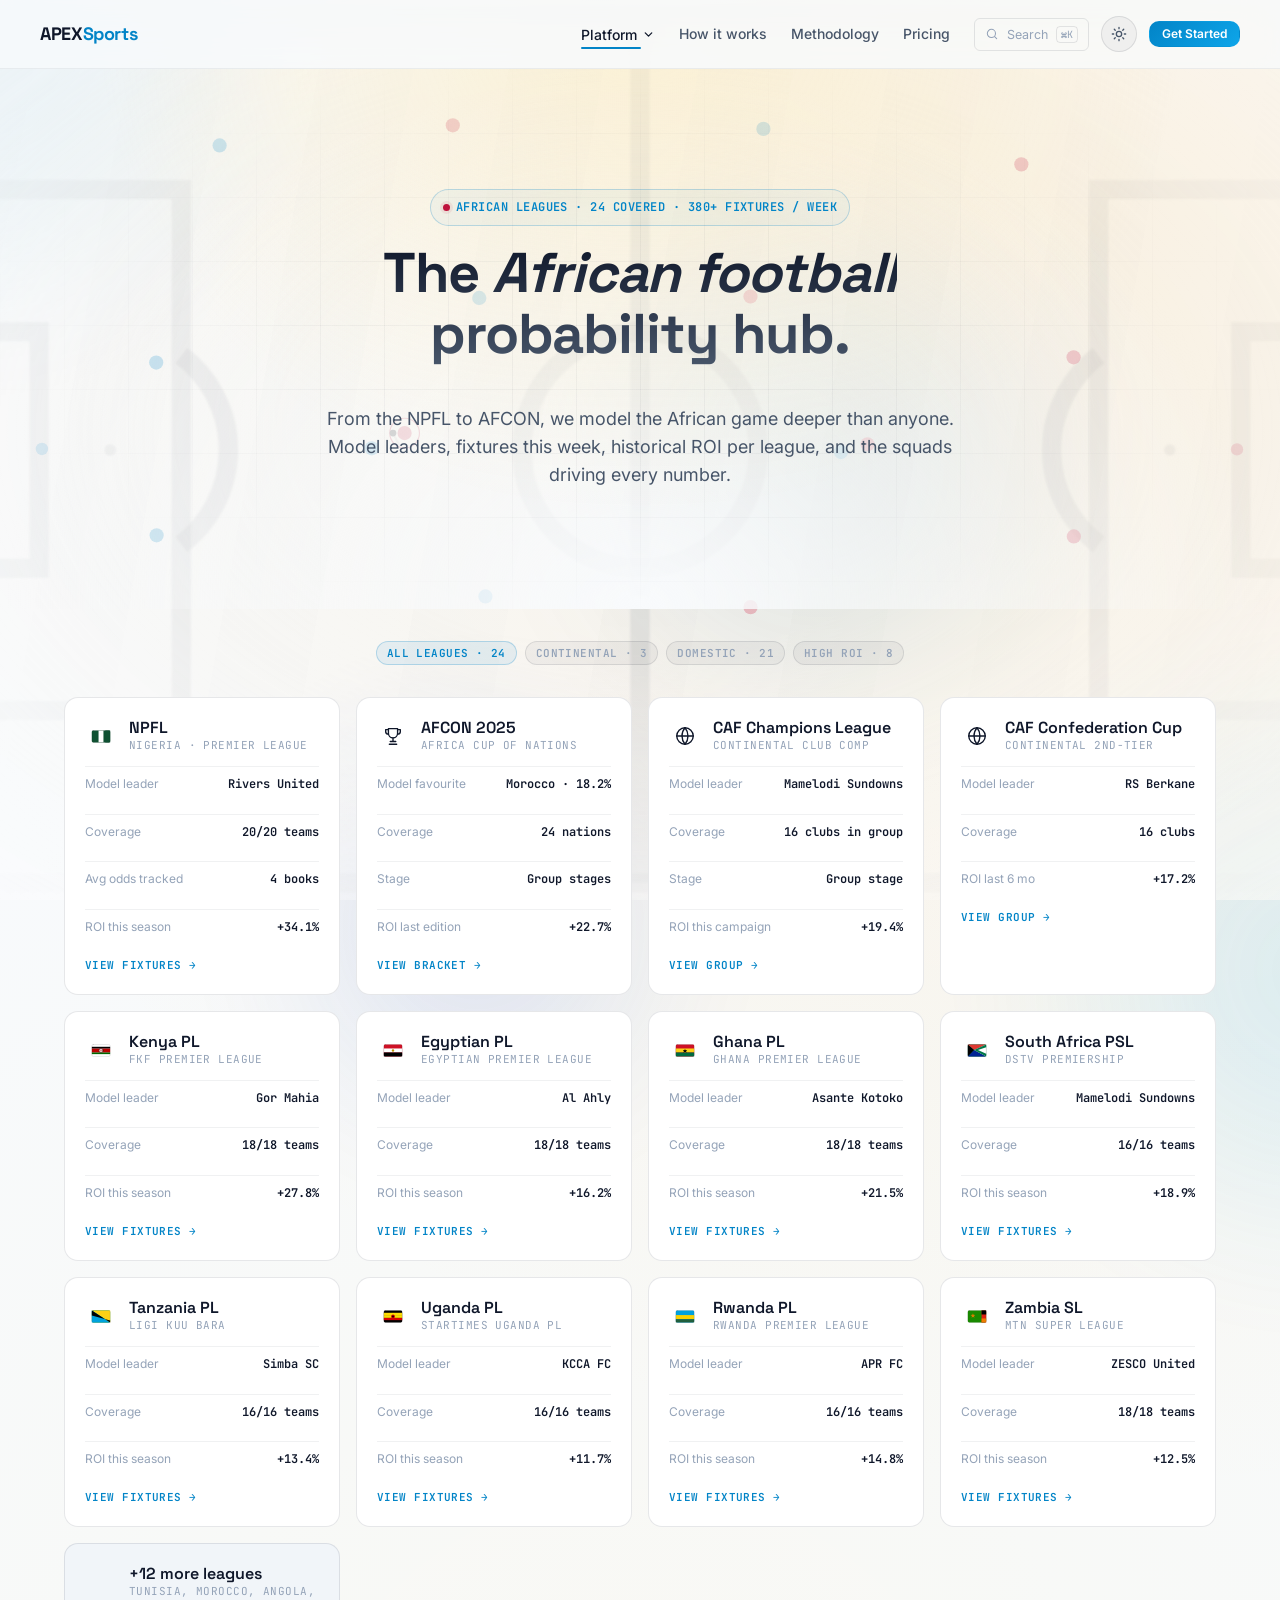
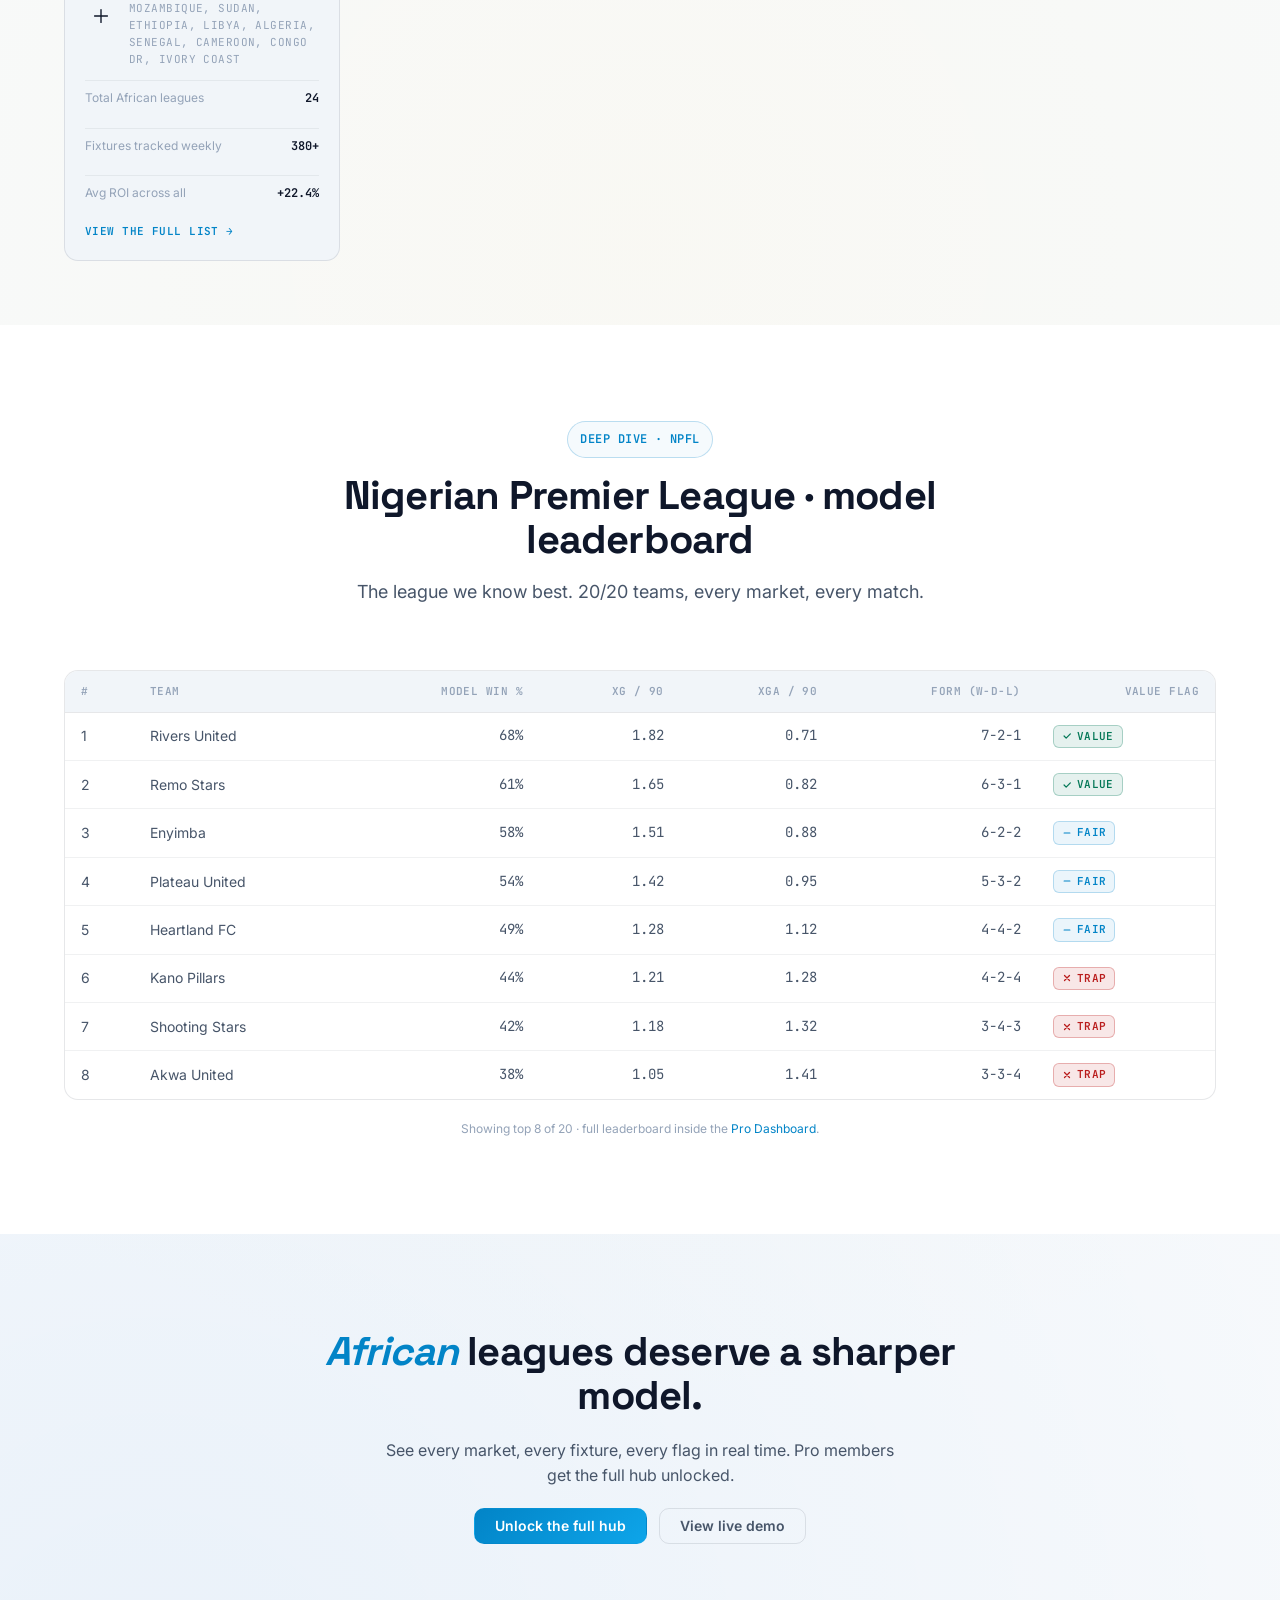
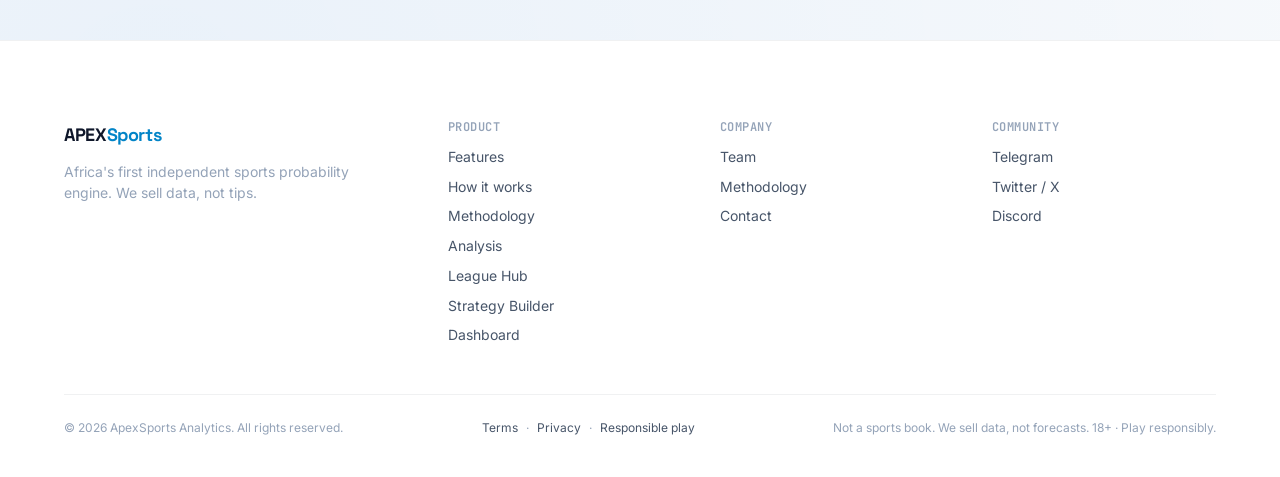
<file: league-hub.html>
<!DOCTYPE html>
<html lang="en">
<head>
  <meta charset="UTF-8">
  <meta name="viewport" content="width=device-width, initial-scale=1.0">
  <title>African League Hub — ApexSports Analytics</title>
  <meta name="description" content="Deep-dive into African football leagues: NPFL, AFCON, CAF Champions League, Kenya PL, Egypt PL, Ghana PL, and PSL. Model leaders, ROI, fixtures.">
  <link rel="icon" type="image/svg+xml" href="data:image/svg+xml,%3Csvg xmlns='http://www.w3.org/2000/svg' viewBox='0 0 100 100'%3E%3Crect width='100' height='100' rx='22' fill='%230B1220'/%3E%3Cpath d='M50 16L82 82L68 82L62 68L38 68L32 82L18 82Z M44 58L56 58L50 44Z' fill='%2338BDF8'/%3E%3Ccircle cx='50' cy='50' r='3.5' fill='%230B1220'/%3E%3C/svg%3E">
  <link rel="preconnect" href="https://fonts.googleapis.com">
  <link rel="preconnect" href="https://fonts.gstatic.com" crossorigin>
  <link href="https://fonts.googleapis.com/css2?family=Space+Grotesk:wght@400;500;600;700&family=Inter:wght@400;500;600;700&family=JetBrains+Mono:wght@400;500;700&display=swap" rel="stylesheet">
  <link rel="stylesheet" href="design-tokens.css?v=20260730">
  <link rel="stylesheet" href="components.css?v=20260730">
  <link rel="stylesheet" href="styles.css?v=20260730">
  <link rel="stylesheet" href="theme.css?v=20260730">
  <link rel="stylesheet" href="apex-ui.css?v=20260730">
  <link rel="stylesheet" href="apex-modern.css?v=20260730">
  <script src="theme.js?v=20260730"></script>
</head>
<body>

<!-- Preloader — wordmark headline + live boot-log ticker + typed status -->
<!-- Preloader v2 — "Ignition".
     Three flex rows (top / centre / bottom) so nothing is free-floating
     and elements cannot overlap at any viewport size. Background layers
     and the progress bar are the only absolutely positioned pieces. -->
<div class="pl" id="preloader" role="status" aria-live="polite" aria-label="Loading">

  <div class="pl__fx" aria-hidden="true">
    <div class="pl__blob pl__blob--1"></div>
    <div class="pl__blob pl__blob--2"></div>
    <div class="pl__blob pl__blob--3"></div>
    <div class="pl__blob pl__blob--4"></div>
    <div class="pl__blob pl__blob--5"></div>
    <div class="pl__floor"></div>
    <div class="pl__ring" style="--r:0"></div>
    <div class="pl__ring" style="--r:1"></div>
    <div class="pl__ring" style="--r:2"></div>
    <canvas class="pl__net" data-pl-net></canvas>
    <div class="pl__streaks">
      <i class="pl__streak" style="--s:0"></i>
      <i class="pl__streak" style="--s:1"></i>
      <i class="pl__streak" style="--s:2"></i>
      <i class="pl__streak" style="--s:3"></i>
      <i class="pl__streak" style="--s:4"></i>
      <i class="pl__streak" style="--s:5"></i>
      <i class="pl__streak" style="--s:6"></i>
    </div>
    <div class="pl__scan"></div>
    <div class="pl__glitch"></div>
    <div class="pl__grain"></div>
    <div class="pl__vig"></div>
    <div class="pl__frame"></div>
    <div class="pl__flash"></div>
  </div>

  <div class="pl__row">
    <span class="pl__tag"><span class="pl__led"></span>Boot sequence</span>
    <span class="pl__row-right">
      <span class="pl__tag pl__tag--right">Node · af-south-1</span>
      <button class="pl__skip" type="button" data-pl-skip>Skip</button>
    </span>
  </div>

  <div class="pl__centre">
    <h1 class="pl__mark">
      <span class="pl__sleeve"><span class="pl__word" style="--i:0">Apex</span></span>
      <span class="pl__sleeve"><span class="pl__word pl__word--grad" style="--i:1">Sports</span></span>
    </h1>
    <p class="pl__tagline">League Coverage · v4.7.2</p>
    <p class="pl__status">
      <span class="pl__status-dot" aria-hidden="true"></span>
      <span data-pl-status>Booting model runtime</span>
    </p>
  </div>

  <div class="pl__row pl__row--bottom">
    <div class="pl__count" aria-hidden="true">
      <span data-pl-num>00</span><span class="pl__count-pct">%</span>
    </div>

    <div class="pl__stats" aria-hidden="true">
      <div class="pl__stat">
        <span class="pl__stat-num" data-pl-stat="sims" data-to="10247">0</span>
        <span class="pl__stat-label">Simulations</span>
      </div>
      <div class="pl__stat">
        <span class="pl__stat-num" data-pl-stat="leagues" data-to="147">0</span>
        <span class="pl__stat-label">Leagues</span>
      </div>
      <div class="pl__stat">
        <span class="pl__stat-num" data-pl-stat="models" data-to="12">0</span>
        <span class="pl__stat-label">Models</span>
      </div>
    </div>

    <div class="pl__log" data-pl-log aria-hidden="true"></div>
  </div>

  <div class="pl__bar" role="progressbar" aria-valuemin="0" aria-valuemax="100" aria-valuenow="0" aria-label="Loading progress">
    <div class="pl__bar-fill" data-pl-fill></div>
  </div>
</div>

<!-- Top nav -->
<nav class="nav" id="navbar">
  <div class="container nav__inner">
    <a href="index.html" class="nav__brand">APEX<strong>Sports</strong></a>
    <div class="nav__links" id="navLinks">
      <div class="nav__group" data-navgroup>
        <button class="nav__trigger" type="button" aria-expanded="false" aria-haspopup="true">
          Platform
          <svg class="nav__chev" viewBox="0 0 24 24" width="13" height="13" fill="none" stroke="currentColor" stroke-width="2.4" stroke-linecap="round" stroke-linejoin="round" aria-hidden="true"><path d="m6 9 6 6 6-6"/></svg>
        </button>
        <div class="nav__menu">
          <a href="dashboard.html" class="nav__menuitem">
            <svg class="icon"><use href="#i-monitor"/></svg>
            <span><span class="nav__menuitem-t">Dashboard</span>
            <span class="nav__menuitem-d">Live True Odds, EV and value across 147 leagues</span></span>
          </a>
          <a href="analysis.html" class="nav__menuitem">
            <svg class="icon"><use href="#i-radar"/></svg>
            <span><span class="nav__menuitem-t">Athlete analysis</span>
            <span class="nav__menuitem-d">Heatmaps, xG progression and percentile profiles</span></span>
          </a>
          <a href="strategy-builder.html" class="nav__menuitem">
            <svg class="icon"><use href="#i-bookmark"/></svg>
            <span><span class="nav__menuitem-t">Strategy Builder</span>
            <span class="nav__menuitem-d">Stack legs and see correlation-aware risk</span></span>
          </a>
          <a href="league-hub.html" class="nav__menuitem">
            <svg class="icon"><use href="#i-trophy"/></svg>
            <span><span class="nav__menuitem-t">League Hub</span>
            <span class="nav__menuitem-d">African competitions modelled in depth</span></span>
          </a>
        </div>
      </div>
      <a href="index.html#showcase" class="nav__link">How it works</a>
      <a href="methodology.html" class="nav__link">Methodology</a>
      <a href="index.html#pricing" class="nav__link">Pricing</a>

      <div class="nav__cta">
        <button class="ui-cmdk-trigger" type="button" data-cmdk-open aria-label="Open command palette"><svg viewBox="0 0 24 24" fill="none" stroke="currentColor" stroke-width="1.8" stroke-linecap="round" stroke-linejoin="round" aria-hidden="true"><circle cx="11" cy="11" r="7"/><path d="m20 20-3.5-3.5"/></svg><span>Search</span><kbd>⌘K</kbd></button>
        <button type="button" class="theme-toggle" id="themeToggle" aria-label="Toggle light/dark theme">
          <svg class="icon-moon" viewBox="0 0 24 24" width="16" height="16" fill="none" stroke="currentColor" stroke-width="2" stroke-linecap="round" stroke-linejoin="round" aria-hidden="true">
            <path d="M21 12.79A9 9 0 1 1 11.21 3 7 7 0 0 0 21 12.79z"/>
          </svg>
          <svg class="icon-sun" viewBox="0 0 24 24" width="16" height="16" fill="none" stroke="currentColor" stroke-width="2" stroke-linecap="round" stroke-linejoin="round" aria-hidden="true">
            <circle cx="12" cy="12" r="4"/>
            <path d="M12 2v2M12 20v2M4.93 4.93l1.41 1.41M17.66 17.66l1.41 1.41M2 12h2M20 12h2M4.93 19.07l1.41-1.41M17.66 6.34l1.41-1.41"/>
          </svg>
        </button>
        <a href="index.html#pricing" class="btn btn--primary btn--sm">Get Started</a>
      </div>
    </div>
    <button class="nav__mobile-toggle" id="mobileToggle" aria-label="Menu">
      <span></span><span></span><span></span>
    </button>
  </div>
</nav>

<!-- Hero -->
<section class="hero section--tight" style="min-height:60vh;padding-block:var(--space-20) var(--space-12);">
  <div class="gradient-mesh" aria-hidden="true"></div>
  <div class="container hero__inner" style="grid-template-columns:1fr;">
    <div class="hero__content reveal" style="max-width:780px;margin-inline:auto;text-align:center;display:flex;flex-direction:column;align-items:center;gap:var(--space-4);">
      <span class="eyebrow" data-pulse>African Leagues · 24 covered · 380+ fixtures / week</span>
      <h1 class="hero__title">
        The <span class="title-flair">African football</span><br>
        probability hub.
      </h1>
      <p class="hero__sub" style="max-width:640px;">
        From the NPFL to AFCON, we model the African game deeper than anyone. Model leaders, fixtures this week,
        historical ROI per league, and the squads driving every number.
      </p>
    </div>
  </div>
</section>

<!-- Filter chips -->
<section class="section--tight" style="padding-block:var(--space-8) var(--space-4);">
  <div class="container">
    <div class="reveal" style="display:flex;gap:var(--space-2);flex-wrap:wrap;justify-content:center;">
      <button type="button" class="tab-pill is-active" data-filter="all">All leagues · 24</button>
      <button type="button" class="tab-pill" data-filter="continental">Continental · 3</button>
      <button type="button" class="tab-pill" data-filter="domestic">Domestic · 21</button>
      <button type="button" class="tab-pill" data-filter="high-roi">High ROI · 8</button>
    </div>
  </div>
</section>

<!-- League grid -->
<section class="section--tight" style="padding-block:var(--space-4) var(--space-16);">
  <div class="container">
    <div class="league-hub-grid reveal" id="leagueGrid">

      <a href="#npfl" class="league-card" data-region="domestic" data-roi="high">
        <div class="league-card__head">
          <span class="league-card__flag"><svg class="icon icon-flag" viewBox="0 0 24 24"><use href="#i-flag-ng"/></svg></span>
          <div>
            <div class="league-card__name">NPFL</div>
            <div class="league-card__sub">Nigeria · Premier League</div>
          </div>
        </div>
        <div class="league-card__row"><span class="k">Model leader</span><span class="v">Rivers United</span></div>
        <div class="league-card__row"><span class="k">Coverage</span><span class="v">20/20 teams</span></div>
        <div class="league-card__row"><span class="k">Avg odds tracked</span><span class="v">4 books</span></div>
        <div class="league-card__row"><span class="k">ROI this season</span><span class="v text-pos">+34.1%</span></div>
        <span class="league-card__link">View fixtures →</span>
      </a>

      <a href="#afcon" class="league-card" data-region="continental" data-roi="high">
        <div class="league-card__head">
          <span class="league-card__flag"><svg class="icon"><use href="#i-trophy"/></svg></span>
          <div>
            <div class="league-card__name">AFCON 2025</div>
            <div class="league-card__sub">Africa Cup of Nations</div>
          </div>
        </div>
        <div class="league-card__row"><span class="k">Model favourite</span><span class="v">Morocco · 18.2%</span></div>
        <div class="league-card__row"><span class="k">Coverage</span><span class="v">24 nations</span></div>
        <div class="league-card__row"><span class="k">Stage</span><span class="v">Group stages</span></div>
        <div class="league-card__row"><span class="k">ROI last edition</span><span class="v text-pos">+22.7%</span></div>
        <span class="league-card__link">View bracket →</span>
      </a>

      <a href="#caf" class="league-card" data-region="continental" data-roi="high">
        <div class="league-card__head">
          <span class="league-card__flag"><svg class="icon"><use href="#i-globe"/></svg></span>
          <div>
            <div class="league-card__name">CAF Champions League</div>
            <div class="league-card__sub">Continental club comp</div>
          </div>
        </div>
        <div class="league-card__row"><span class="k">Model leader</span><span class="v">Mamelodi Sundowns</span></div>
        <div class="league-card__row"><span class="k">Coverage</span><span class="v">16 clubs in group</span></div>
        <div class="league-card__row"><span class="k">Stage</span><span class="v">Group stage</span></div>
        <div class="league-card__row"><span class="k">ROI this campaign</span><span class="v text-pos">+19.4%</span></div>
        <span class="league-card__link">View group →</span>
      </a>

      <a href="#cafcc" class="league-card" data-region="continental" data-roi="high">
        <div class="league-card__head">
          <span class="league-card__flag"><svg class="icon"><use href="#i-globe"/></svg></span>
          <div>
            <div class="league-card__name">CAF Confederation Cup</div>
            <div class="league-card__sub">Continental 2nd-tier</div>
          </div>
        </div>
        <div class="league-card__row"><span class="k">Model leader</span><span class="v">RS Berkane</span></div>
        <div class="league-card__row"><span class="k">Coverage</span><span class="v">16 clubs</span></div>
        <div class="league-card__row"><span class="k">ROI last 6 mo</span><span class="v text-pos">+17.2%</span></div>
        <span class="league-card__link">View group →</span>
      </a>

      <a href="#kpl" class="league-card" data-region="domestic" data-roi="high">
        <div class="league-card__head">
          <span class="league-card__flag"><svg class="icon icon-flag" viewBox="0 0 24 24"><use href="#i-flag-ke"/></svg></span>
          <div>
            <div class="league-card__name">Kenya PL</div>
            <div class="league-card__sub">FKF Premier League</div>
          </div>
        </div>
        <div class="league-card__row"><span class="k">Model leader</span><span class="v">Gor Mahia</span></div>
        <div class="league-card__row"><span class="k">Coverage</span><span class="v">18/18 teams</span></div>
        <div class="league-card__row"><span class="k">ROI this season</span><span class="v text-pos">+27.8%</span></div>
        <span class="league-card__link">View fixtures →</span>
      </a>

      <a href="#epl" class="league-card" data-region="domestic" data-roi="high">
        <div class="league-card__head">
          <span class="league-card__flag"><svg class="icon icon-flag" viewBox="0 0 24 24"><use href="#i-flag-eg"/></svg></span>
          <div>
            <div class="league-card__name">Egyptian PL</div>
            <div class="league-card__sub">Egyptian Premier League</div>
          </div>
        </div>
        <div class="league-card__row"><span class="k">Model leader</span><span class="v">Al Ahly</span></div>
        <div class="league-card__row"><span class="k">Coverage</span><span class="v">18/18 teams</span></div>
        <div class="league-card__row"><span class="k">ROI this season</span><span class="v text-pos">+16.2%</span></div>
        <span class="league-card__link">View fixtures →</span>
      </a>

      <a href="#gpl" class="league-card" data-region="domestic" data-roi="">
        <div class="league-card__head">
          <span class="league-card__flag"><svg class="icon icon-flag" viewBox="0 0 24 24"><use href="#i-flag-gh"/></svg></span>
          <div>
            <div class="league-card__name">Ghana PL</div>
            <div class="league-card__sub">Ghana Premier League</div>
          </div>
        </div>
        <div class="league-card__row"><span class="k">Model leader</span><span class="v">Asante Kotoko</span></div>
        <div class="league-card__row"><span class="k">Coverage</span><span class="v">18/18 teams</span></div>
        <div class="league-card__row"><span class="k">ROI this season</span><span class="v text-pos">+21.5%</span></div>
        <span class="league-card__link">View fixtures →</span>
      </a>

      <a href="#psl" class="league-card" data-region="domestic" data-roi="">
        <div class="league-card__head">
          <span class="league-card__flag"><svg class="icon icon-flag" viewBox="0 0 24 24"><use href="#i-flag-za"/></svg></span>
          <div>
            <div class="league-card__name">South Africa PSL</div>
            <div class="league-card__sub">DStv Premiership</div>
          </div>
        </div>
        <div class="league-card__row"><span class="k">Model leader</span><span class="v">Mamelodi Sundowns</span></div>
        <div class="league-card__row"><span class="k">Coverage</span><span class="v">16/16 teams</span></div>
        <div class="league-card__row"><span class="k">ROI this season</span><span class="v text-pos">+18.9%</span></div>
        <span class="league-card__link">View fixtures →</span>
      </a>

      <a href="#tpl" class="league-card" data-region="domestic" data-roi="">
        <div class="league-card__head">
          <span class="league-card__flag"><svg class="icon icon-flag" viewBox="0 0 24 24"><use href="#i-flag-tz"/></svg></span>
          <div>
            <div class="league-card__name">Tanzania PL</div>
            <div class="league-card__sub">Ligi Kuu Bara</div>
          </div>
        </div>
        <div class="league-card__row"><span class="k">Model leader</span><span class="v">Simba SC</span></div>
        <div class="league-card__row"><span class="k">Coverage</span><span class="v">16/16 teams</span></div>
        <div class="league-card__row"><span class="k">ROI this season</span><span class="v text-pos">+13.4%</span></div>
        <span class="league-card__link">View fixtures →</span>
      </a>

      <a href="#upl" class="league-card" data-region="domestic" data-roi="">
        <div class="league-card__head">
          <span class="league-card__flag"><svg class="icon icon-flag" viewBox="0 0 24 24"><use href="#i-flag-ug"/></svg></span>
          <div>
            <div class="league-card__name">Uganda PL</div>
            <div class="league-card__sub">StarTimes Uganda PL</div>
          </div>
        </div>
        <div class="league-card__row"><span class="k">Model leader</span><span class="v">KCCA FC</span></div>
        <div class="league-card__row"><span class="k">Coverage</span><span class="v">16/16 teams</span></div>
        <div class="league-card__row"><span class="k">ROI this season</span><span class="v text-pos">+11.7%</span></div>
        <span class="league-card__link">View fixtures →</span>
      </a>

      <a href="#rpl" class="league-card" data-region="domestic" data-roi="">
        <div class="league-card__head">
          <span class="league-card__flag"><svg class="icon icon-flag" viewBox="0 0 24 24"><use href="#i-flag-rw"/></svg></span>
          <div>
            <div class="league-card__name">Rwanda PL</div>
            <div class="league-card__sub">Rwanda Premier League</div>
          </div>
        </div>
        <div class="league-card__row"><span class="k">Model leader</span><span class="v">APR FC</span></div>
        <div class="league-card__row"><span class="k">Coverage</span><span class="v">16/16 teams</span></div>
        <div class="league-card__row"><span class="k">ROI this season</span><span class="v text-pos">+14.8%</span></div>
        <span class="league-card__link">View fixtures →</span>
      </a>

      <a href="#lpl" class="league-card" data-region="domestic" data-roi="">
        <div class="league-card__head">
          <span class="league-card__flag"><svg class="icon icon-flag" viewBox="0 0 24 24"><use href="#i-flag-zm"/></svg></span>
          <div>
            <div class="league-card__name">Zambia SL</div>
            <div class="league-card__sub">MTN Super League</div>
          </div>
        </div>
        <div class="league-card__row"><span class="k">Model leader</span><span class="v">ZESCO United</span></div>
        <div class="league-card__row"><span class="k">Coverage</span><span class="v">18/18 teams</span></div>
        <div class="league-card__row"><span class="k">ROI this season</span><span class="v text-pos">+12.5%</span></div>
        <span class="league-card__link">View fixtures →</span>
      </a>

      <a href="#more" class="league-card" style="background:var(--bg-inset);">
        <div class="league-card__head">
          <span class="league-card__flag"><svg class="icon"><use href="#i-plus"/></svg></span>
          <div>
            <div class="league-card__name">+12 more leagues</div>
            <div class="league-card__sub">Tunisia, Morocco, Angola, Mozambique, Sudan, Ethiopia, Libya, Algeria, Senegal, Cameroon, Congo DR, Ivory Coast</div>
          </div>
        </div>
        <div class="league-card__row"><span class="k">Total African leagues</span><span class="v">24</span></div>
        <div class="league-card__row"><span class="k">Fixtures tracked weekly</span><span class="v">380+</span></div>
        <div class="league-card__row"><span class="k">Avg ROI across all</span><span class="v text-pos">+22.4%</span></div>
        <span class="league-card__link">View the full list →</span>
      </a>

    </div>
  </div>
</section>

<!-- Featured league deep dive -->
<section class="section" id="npfl" style="background:var(--bg-surface);">
  <div class="container">
    <div class="section-header reveal">
      <span class="eyebrow">Deep dive · NPFL</span>
      <h2 class="section-header__title">Nigerian Premier League · model leaderboard</h2>
      <p class="section-header__sub">The league we know best. 20/20 teams, every market, every match.</p>
    </div>

    <div class="table-wrap reveal">
      <table class="table">
        <thead>
          <tr>
            <th>#</th>
            <th>Team</th>
            <th class="num">Model win %</th>
            <th class="num">xG / 90</th>
            <th class="num">xGA / 90</th>
            <th class="num">Form (W-D-L)</th>
            <th class="num">Value flag</th>
          </tr>
        </thead>
        <tbody>
          <tr><td>1</td><td>Rivers United</td><td class="num">68%</td><td class="num">1.82</td><td class="num">0.71</td><td class="num">7-2-1</td><td><span class="badge badge--positive">VALUE</span></td></tr>
          <tr><td>2</td><td>Remo Stars</td><td class="num">61%</td><td class="num">1.65</td><td class="num">0.82</td><td class="num">6-3-1</td><td><span class="badge badge--positive">VALUE</span></td></tr>
          <tr><td>3</td><td>Enyimba</td><td class="num">58%</td><td class="num">1.51</td><td class="num">0.88</td><td class="num">6-2-2</td><td><span class="badge badge--accent">FAIR</span></td></tr>
          <tr><td>4</td><td>Plateau United</td><td class="num">54%</td><td class="num">1.42</td><td class="num">0.95</td><td class="num">5-3-2</td><td><span class="badge badge--accent">FAIR</span></td></tr>
          <tr><td>5</td><td>Heartland FC</td><td class="num">49%</td><td class="num">1.28</td><td class="num">1.12</td><td class="num">4-4-2</td><td><span class="badge badge--accent">FAIR</span></td></tr>
          <tr><td>6</td><td>Kano Pillars</td><td class="num">44%</td><td class="num">1.21</td><td class="num">1.28</td><td class="num">4-2-4</td><td><span class="badge badge--negative">TRAP</span></td></tr>
          <tr><td>7</td><td>Shooting Stars</td><td class="num">42%</td><td class="num">1.18</td><td class="num">1.32</td><td class="num">3-4-3</td><td><span class="badge badge--negative">TRAP</span></td></tr>
          <tr><td>8</td><td>Akwa United</td><td class="num">38%</td><td class="num">1.05</td><td class="num">1.41</td><td class="num">3-3-4</td><td><span class="badge badge--negative">TRAP</span></td></tr>
        </tbody>
      </table>
    </div>

    <p class="text-muted" style="text-align:center;margin-top:var(--space-5);font-size:var(--fs-12);">
      Showing top 8 of 20 · full leaderboard inside the <a href="dashboard.html" style="color:var(--accent);">Pro Dashboard</a>.
    </p>
  </div>
</section>

<!-- CTA -->
<section class="section">
  <div class="container container-narrow">
    <div class="reveal" style="text-align:center;display:flex;flex-direction:column;align-items:center;gap:var(--space-5);">
      <h2 class="section-header__title"><span class="title-flair">African</span> leagues deserve a sharper model.</h2>
      <p style="color:var(--text-secondary);max-width:520px;">See every market, every fixture, every flag in real time. Pro members get the full hub unlocked.</p>
      <div class="btn-group btn-group--center">
        <a href="index.html#pricing" class="btn btn--primary btn--md">Unlock the full hub</a>
        <a href="dashboard.html" class="btn btn--ghost btn--md">View live demo</a>
      </div>
    </div>
  </div>
</section>

<!-- Footer -->
<footer class="footer">
  <div class="container">
    <div class="footer__grid">
      <div>
        <a href="index.html" class="nav__brand">APEX<strong>Sports</strong></a>
        <p class="footer__brand-desc">Africa's first independent sports probability engine. We sell data, not tips.</p>
      </div>
      <div>
        <h6 class="footer__col-title">Product</h6>
        <div class="footer__links">
          <a href="index.html#features">Features</a>
          <a href="index.html#showcase">How it works</a>
          <a href="methodology.html">Methodology</a>
          <a href="analysis.html">Analysis</a>
          <a href="league-hub.html">League Hub</a>
          <a href="strategy-builder.html">Strategy Builder</a>
          <a href="dashboard.html">Dashboard</a>
        </div>
      </div>
      <div>
        <h6 class="footer__col-title">Company</h6>
        <div class="footer__links">
          <a href="team.html">Team</a>
          <a href="methodology.html">Methodology</a>
          <a href="mailto:hello@apexsports.ng">Contact</a>
        </div>
      </div>
      <div>
        <h6 class="footer__col-title">Community</h6>
        <div class="footer__links">
          <a href="#">Telegram</a>
          <a href="#">Twitter / X</a>
          <a href="#">Discord</a>
        </div>
      </div>
    </div>
    <div class="footer__bottom">
      <span>© 2026 ApexSports Analytics. All rights reserved.</span>
      <span class="footer__legal">
        <a href="terms.html">Terms</a>
        <span aria-hidden="true">·</span>
        <a href="privacy.html">Privacy</a>
        <span aria-hidden="true">·</span>
        <a href="responsible-play.html">Responsible play</a>
      </span>
      <span>Not a sports book. We sell data, not forecasts. 18+ · Play responsibly.</span>
    </div>
  </div>
</footer>

<!-- Toast stack -->
<div class="toast-stack" id="toastStack" aria-live="polite" aria-atomic="true"></div>

<script src="app.js?v=20260730"></script>
<script src="apex-icons.js?v=20260730" defer></script>
<script src="apex-extras.js?v=20260730"></script>
  <script src="apex-ui.js?v=20260730" defer></script>
  <script src="apex-modern.js?v=20260730" defer></script>
  <script src="apex-sports.js?v=20260730" defer></script>
</body>
</html>
</file>
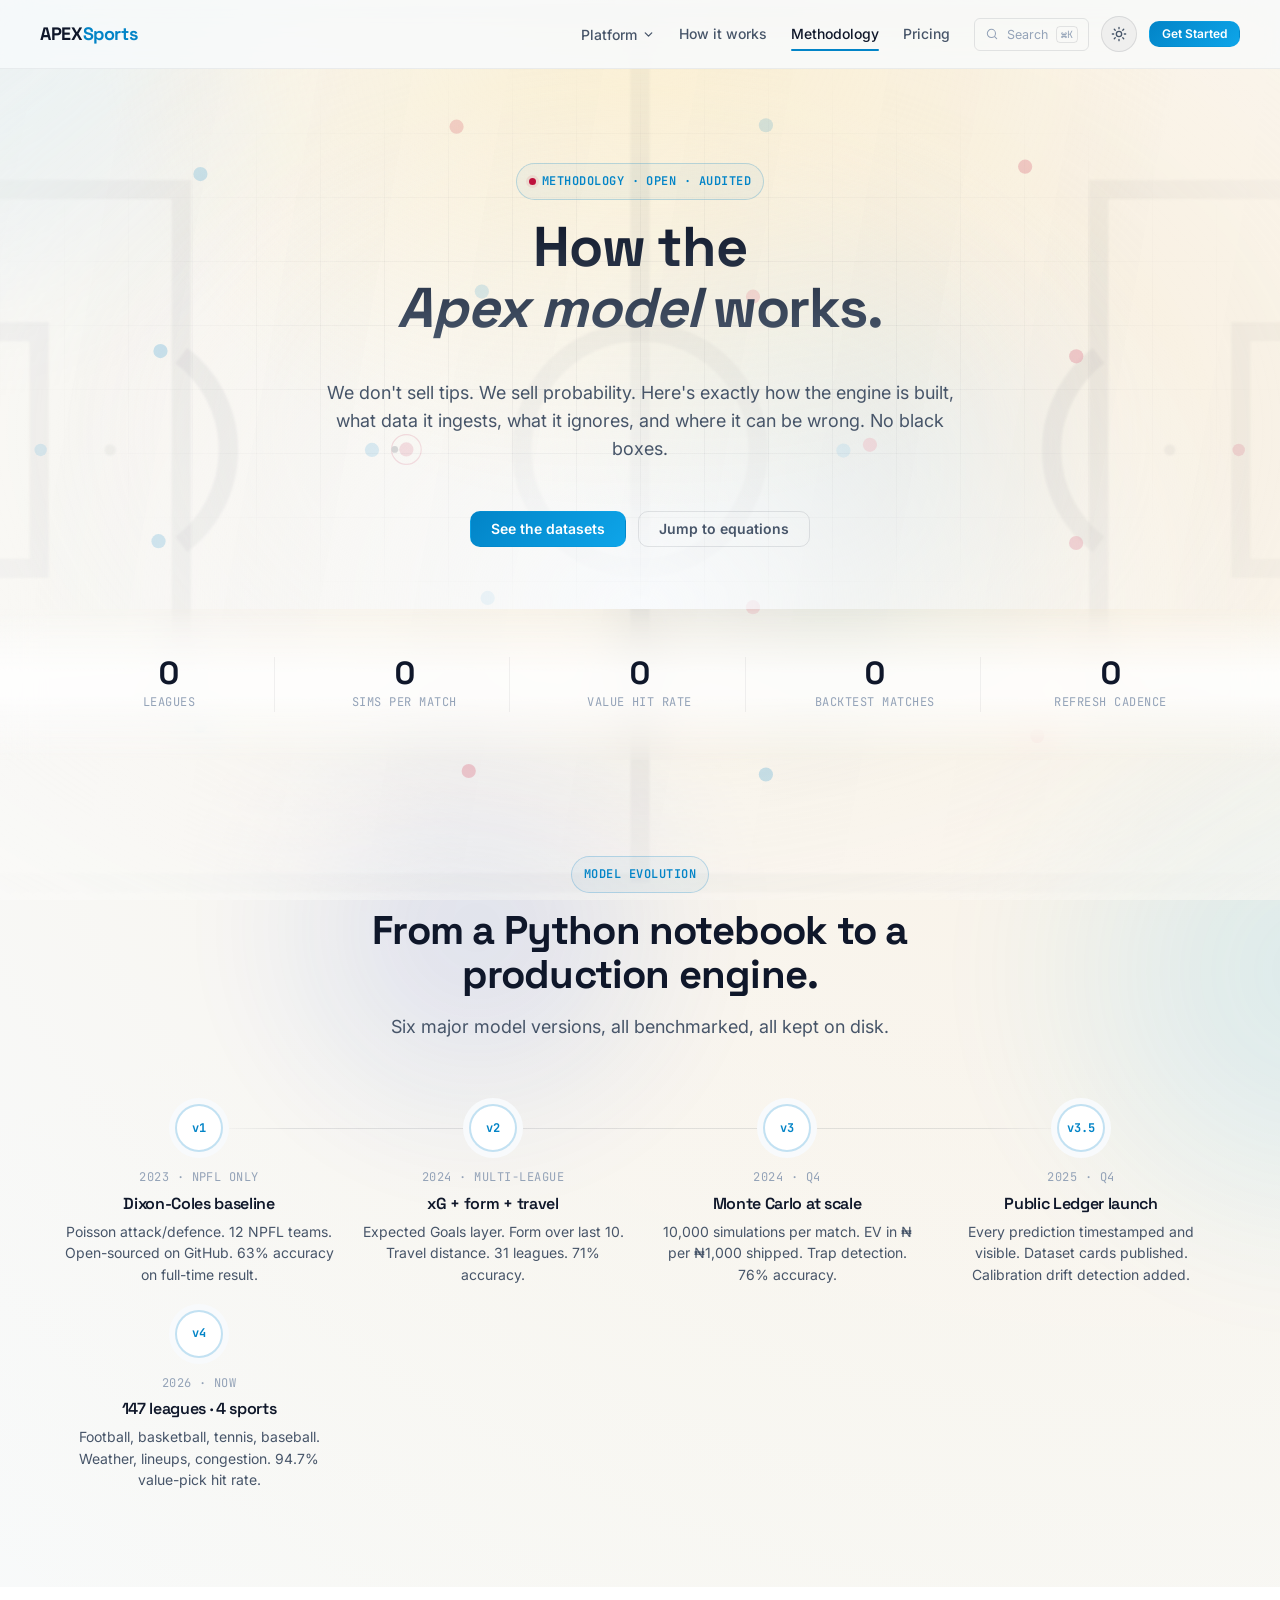
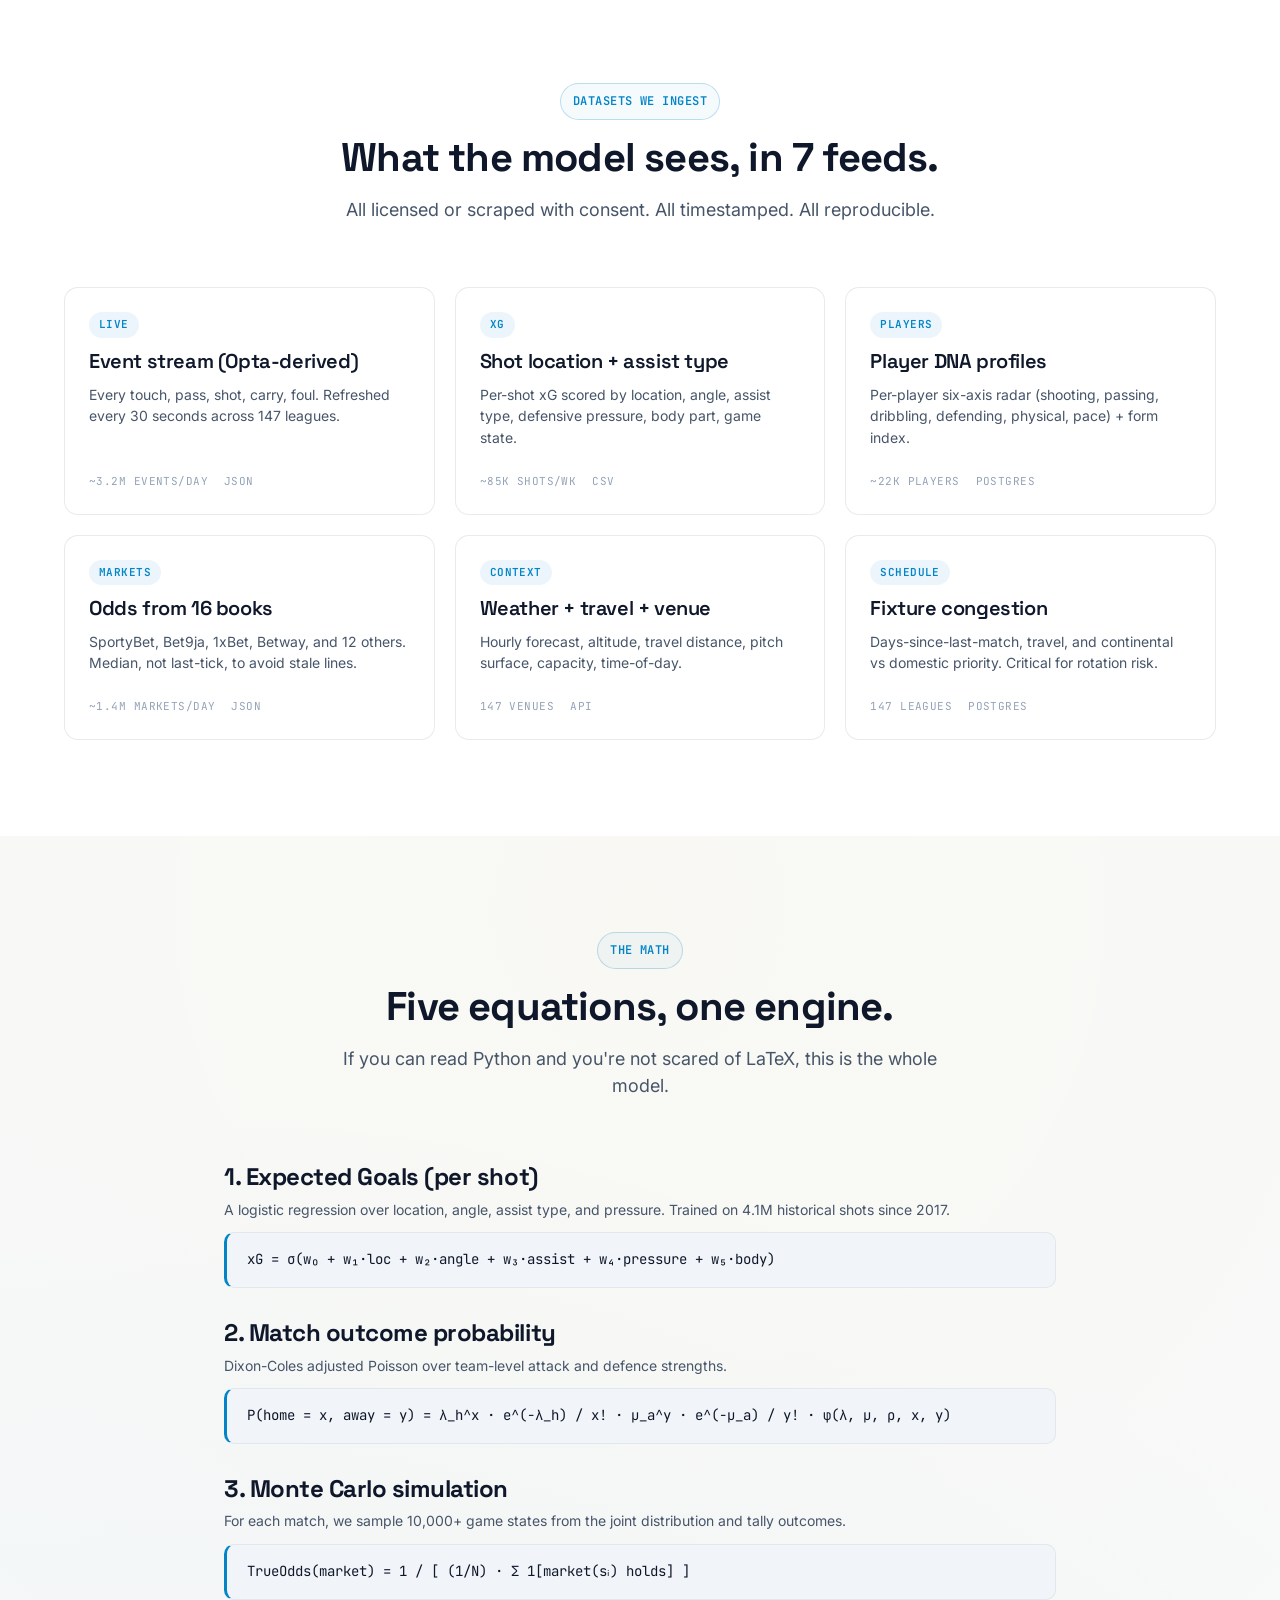
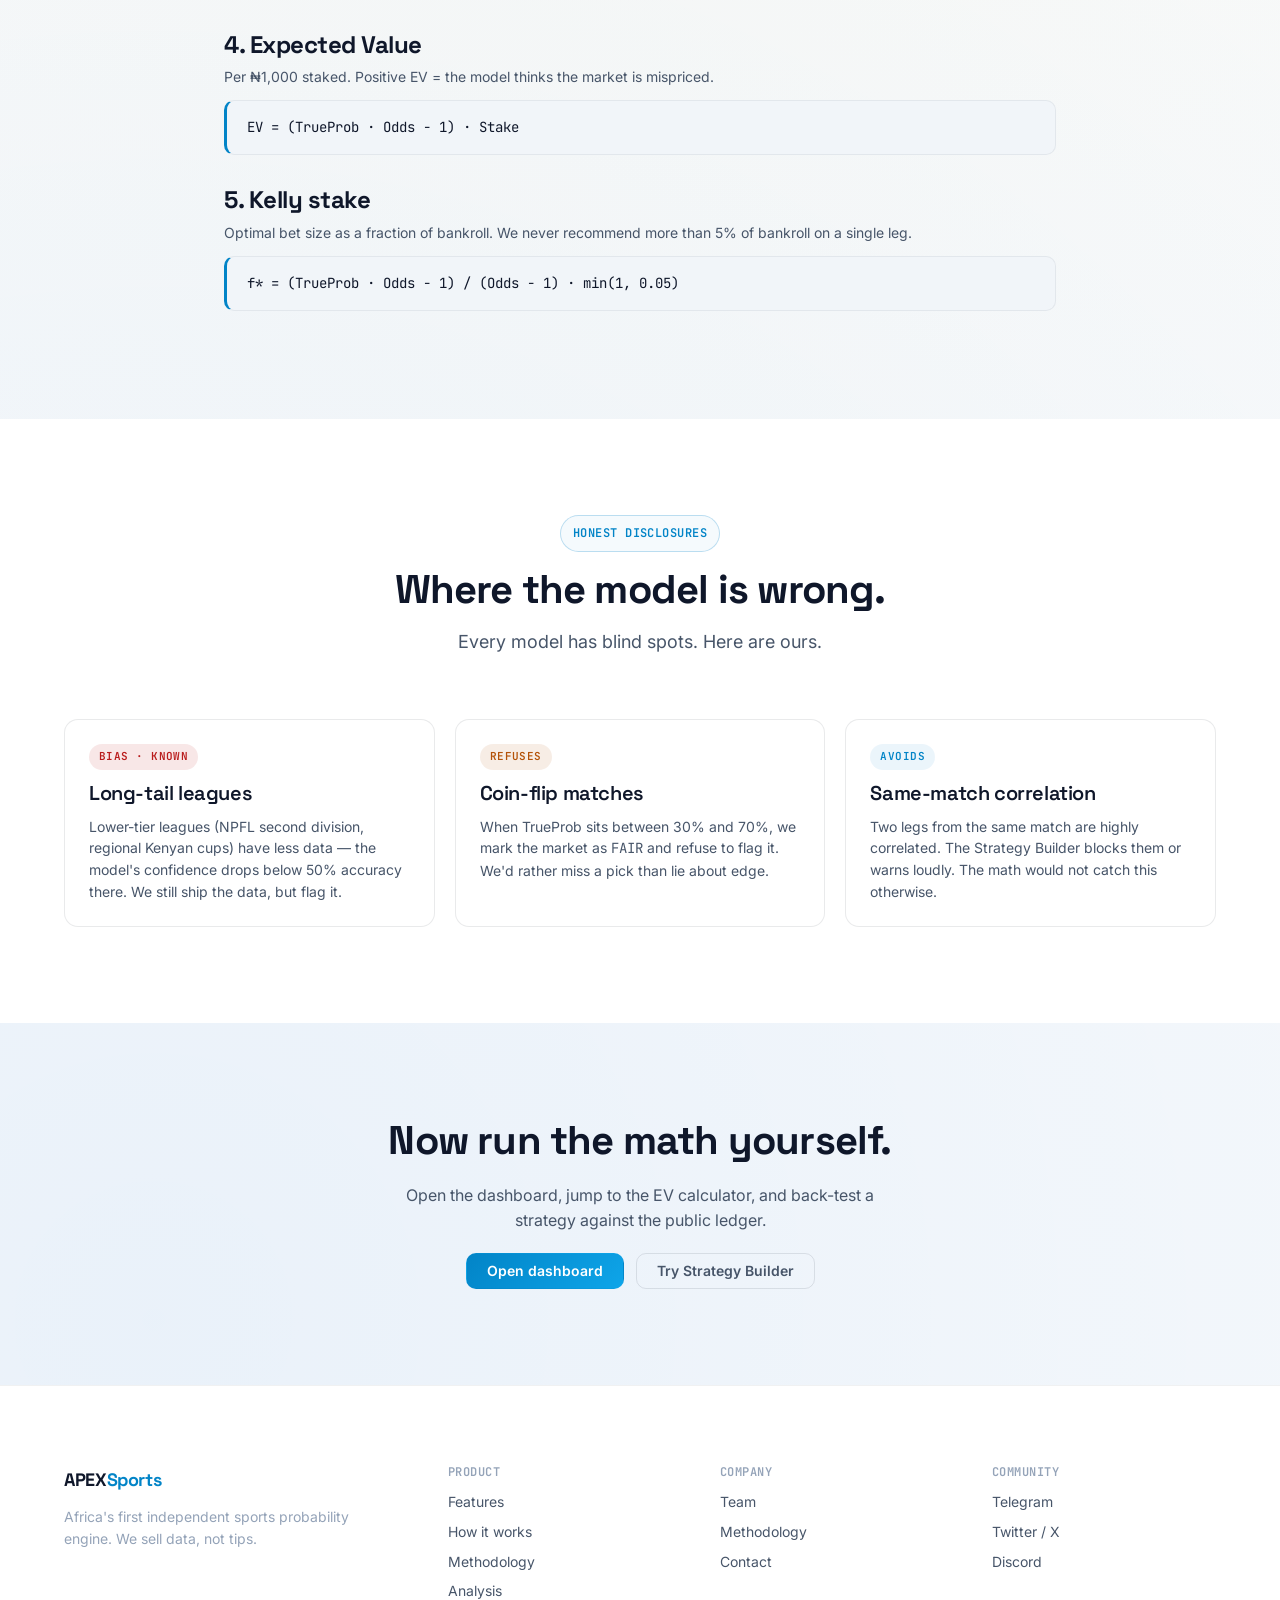
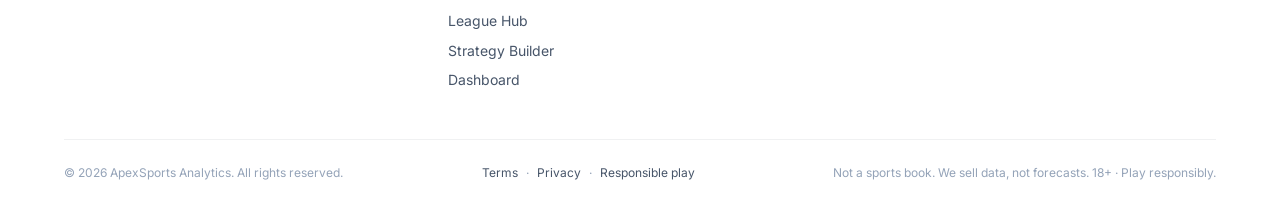
<file: methodology.html>
<!DOCTYPE html>
<html lang="en">
<head>
  <meta charset="UTF-8">
  <meta name="viewport" content="width=device-width, initial-scale=1.0">
  <title>Methodology — How the Apex Model Works</title>
  <meta name="description" content="Inside the ApexSports probability engine. xG modelling, Monte Carlo simulation, dataset cards, accuracy disclosures, and bias notes.">
  <link rel="icon" type="image/svg+xml" href="data:image/svg+xml,%3Csvg xmlns='http://www.w3.org/2000/svg' viewBox='0 0 100 100'%3E%3Crect width='100' height='100' rx='22' fill='%230B1220'/%3E%3Cpath d='M50 16L82 82L68 82L62 68L38 68L32 82L18 82Z M44 58L56 58L50 44Z' fill='%2338BDF8'/%3E%3Ccircle cx='50' cy='50' r='3.5' fill='%230B1220'/%3E%3C/svg%3E">
  <link rel="preconnect" href="https://fonts.googleapis.com">
  <link rel="preconnect" href="https://fonts.gstatic.com" crossorigin>
  <link href="https://fonts.googleapis.com/css2?family=Space+Grotesk:wght@400;500;600;700&family=Inter:wght@400;500;600;700&family=JetBrains+Mono:wght@400;500;700&display=swap" rel="stylesheet">
  <link rel="stylesheet" href="design-tokens.css?v=20260730">
  <link rel="stylesheet" href="components.css?v=20260730">
  <link rel="stylesheet" href="styles.css?v=20260730">
  <link rel="stylesheet" href="theme.css?v=20260730">
  <link rel="stylesheet" href="apex-ui.css?v=20260730">
  <link rel="stylesheet" href="apex-modern.css?v=20260730">
  <script src="theme.js?v=20260730"></script>
</head>
<body>

<!-- Preloader — wordmark headline + live boot-log ticker + typed status -->
<!-- Preloader v2 — "Ignition".
     Three flex rows (top / centre / bottom) so nothing is free-floating
     and elements cannot overlap at any viewport size. Background layers
     and the progress bar are the only absolutely positioned pieces. -->
<div class="pl" id="preloader" role="status" aria-live="polite" aria-label="Loading">

  <div class="pl__fx" aria-hidden="true">
    <div class="pl__blob pl__blob--1"></div>
    <div class="pl__blob pl__blob--2"></div>
    <div class="pl__blob pl__blob--3"></div>
    <div class="pl__blob pl__blob--4"></div>
    <div class="pl__blob pl__blob--5"></div>
    <div class="pl__floor"></div>
    <div class="pl__ring" style="--r:0"></div>
    <div class="pl__ring" style="--r:1"></div>
    <div class="pl__ring" style="--r:2"></div>
    <canvas class="pl__net" data-pl-net></canvas>
    <div class="pl__streaks">
      <i class="pl__streak" style="--s:0"></i>
      <i class="pl__streak" style="--s:1"></i>
      <i class="pl__streak" style="--s:2"></i>
      <i class="pl__streak" style="--s:3"></i>
      <i class="pl__streak" style="--s:4"></i>
      <i class="pl__streak" style="--s:5"></i>
      <i class="pl__streak" style="--s:6"></i>
    </div>
    <div class="pl__scan"></div>
    <div class="pl__glitch"></div>
    <div class="pl__grain"></div>
    <div class="pl__vig"></div>
    <div class="pl__frame"></div>
    <div class="pl__flash"></div>
  </div>

  <div class="pl__row">
    <span class="pl__tag"><span class="pl__led"></span>Boot sequence</span>
    <span class="pl__row-right">
      <span class="pl__tag pl__tag--right">Node · af-south-1</span>
      <button class="pl__skip" type="button" data-pl-skip>Skip</button>
    </span>
  </div>

  <div class="pl__centre">
    <h1 class="pl__mark">
      <span class="pl__sleeve"><span class="pl__word" style="--i:0">Apex</span></span>
      <span class="pl__sleeve"><span class="pl__word pl__word--grad" style="--i:1">Sports</span></span>
    </h1>
    <p class="pl__tagline">Model Methodology · v4.7.2</p>
    <p class="pl__status">
      <span class="pl__status-dot" aria-hidden="true"></span>
      <span data-pl-status>Booting model runtime</span>
    </p>
  </div>

  <div class="pl__row pl__row--bottom">
    <div class="pl__count" aria-hidden="true">
      <span data-pl-num>00</span><span class="pl__count-pct">%</span>
    </div>

    <div class="pl__stats" aria-hidden="true">
      <div class="pl__stat">
        <span class="pl__stat-num" data-pl-stat="sims" data-to="10247">0</span>
        <span class="pl__stat-label">Simulations</span>
      </div>
      <div class="pl__stat">
        <span class="pl__stat-num" data-pl-stat="leagues" data-to="147">0</span>
        <span class="pl__stat-label">Leagues</span>
      </div>
      <div class="pl__stat">
        <span class="pl__stat-num" data-pl-stat="models" data-to="12">0</span>
        <span class="pl__stat-label">Models</span>
      </div>
    </div>

    <div class="pl__log" data-pl-log aria-hidden="true"></div>
  </div>

  <div class="pl__bar" role="progressbar" aria-valuemin="0" aria-valuemax="100" aria-valuenow="0" aria-label="Loading progress">
    <div class="pl__bar-fill" data-pl-fill></div>
  </div>
</div>

<!-- Top nav -->
<nav class="nav" id="navbar">
  <div class="container nav__inner">
    <a href="index.html" class="nav__brand">APEX<strong>Sports</strong></a>
    <div class="nav__links" id="navLinks">
      <div class="nav__group" data-navgroup>
        <button class="nav__trigger" type="button" aria-expanded="false" aria-haspopup="true">
          Platform
          <svg class="nav__chev" viewBox="0 0 24 24" width="13" height="13" fill="none" stroke="currentColor" stroke-width="2.4" stroke-linecap="round" stroke-linejoin="round" aria-hidden="true"><path d="m6 9 6 6 6-6"/></svg>
        </button>
        <div class="nav__menu">
          <a href="dashboard.html" class="nav__menuitem">
            <svg class="icon"><use href="#i-monitor"/></svg>
            <span><span class="nav__menuitem-t">Dashboard</span>
            <span class="nav__menuitem-d">Live True Odds, EV and value across 147 leagues</span></span>
          </a>
          <a href="analysis.html" class="nav__menuitem">
            <svg class="icon"><use href="#i-radar"/></svg>
            <span><span class="nav__menuitem-t">Athlete analysis</span>
            <span class="nav__menuitem-d">Heatmaps, xG progression and percentile profiles</span></span>
          </a>
          <a href="strategy-builder.html" class="nav__menuitem">
            <svg class="icon"><use href="#i-bookmark"/></svg>
            <span><span class="nav__menuitem-t">Strategy Builder</span>
            <span class="nav__menuitem-d">Stack legs and see correlation-aware risk</span></span>
          </a>
          <a href="league-hub.html" class="nav__menuitem">
            <svg class="icon"><use href="#i-trophy"/></svg>
            <span><span class="nav__menuitem-t">League Hub</span>
            <span class="nav__menuitem-d">African competitions modelled in depth</span></span>
          </a>
        </div>
      </div>
      <a href="index.html#showcase" class="nav__link">How it works</a>
      <a href="methodology.html" class="nav__link" aria-current="page">Methodology</a>
      <a href="index.html#pricing" class="nav__link">Pricing</a>

      <div class="nav__cta">
        <button class="ui-cmdk-trigger" type="button" data-cmdk-open aria-label="Open command palette"><svg viewBox="0 0 24 24" fill="none" stroke="currentColor" stroke-width="1.8" stroke-linecap="round" stroke-linejoin="round" aria-hidden="true"><circle cx="11" cy="11" r="7"/><path d="m20 20-3.5-3.5"/></svg><span>Search</span><kbd>⌘K</kbd></button>
        <button type="button" class="theme-toggle" id="themeToggle" aria-label="Toggle light/dark theme">
          <svg class="icon-moon" viewBox="0 0 24 24" width="16" height="16" fill="none" stroke="currentColor" stroke-width="2" stroke-linecap="round" stroke-linejoin="round" aria-hidden="true">
            <path d="M21 12.79A9 9 0 1 1 11.21 3 7 7 0 0 0 21 12.79z"/>
          </svg>
          <svg class="icon-sun" viewBox="0 0 24 24" width="16" height="16" fill="none" stroke="currentColor" stroke-width="2" stroke-linecap="round" stroke-linejoin="round" aria-hidden="true">
            <circle cx="12" cy="12" r="4"/>
            <path d="M12 2v2M12 20v2M4.93 4.93l1.41 1.41M17.66 17.66l1.41 1.41M2 12h2M20 12h2M4.93 19.07l1.41-1.41M17.66 6.34l1.41-1.41"/>
          </svg>
        </button>
        <a href="index.html#pricing" class="btn btn--primary btn--sm">Get Started</a>
      </div>
    </div>
    <button class="nav__mobile-toggle" id="mobileToggle" aria-label="Menu">
      <span></span><span></span><span></span>
    </button>
  </div>
</nav>

<!-- Hero -->
<section class="hero section--tight" style="min-height:60vh;padding-block:var(--space-20) var(--space-12);">
  <div class="gradient-mesh" aria-hidden="true"></div>
  <div class="container hero__inner" style="grid-template-columns:1fr;">
    <div class="hero__content reveal" style="max-width:780px;margin-inline:auto;text-align:center;display:flex;flex-direction:column;align-items:center;gap:var(--space-4);">
      <span class="eyebrow" data-pulse>Methodology · Open · Audited</span>
      <h1 class="hero__title">
        How the<br>
        <span class="title-flair">Apex model</span> works.
      </h1>
      <p class="hero__sub" style="max-width:640px;">
        We don't sell tips. We sell probability. Here's exactly how the engine is built, what data it ingests,
        what it ignores, and where it can be wrong. No black boxes.
      </p>
      <div class="btn-group" style="justify-content:center;">
        <a href="#datasets" class="btn btn--primary btn--md">See the datasets</a>
        <a href="#equations" class="btn btn--ghost btn--md">Jump to equations</a>
      </div>
    </div>
  </div>
</section>

<!-- Stats strip -->
<section class="stats-strip">
  <div class="container">
    <div class="stats-strip__inner">
      <div class="stats-strip__cell">
        <div class="stats-strip__num" data-target="147" data-suffix="">0</div>
        <div class="stats-strip__lbl">Leagues</div>
      </div>
      <div class="stats-strip__cell">
        <div class="stats-strip__num" data-target="12000" data-suffix="+">0</div>
        <div class="stats-strip__lbl">Sims per match</div>
      </div>
      <div class="stats-strip__cell">
        <div class="stats-strip__num" data-target="94.7" data-suffix="%" data-decimal="true">0</div>
        <div class="stats-strip__lbl">Value hit rate</div>
      </div>
      <div class="stats-strip__cell">
        <div class="stats-strip__num" data-target="500" data-suffix="K">0</div>
        <div class="stats-strip__lbl">Backtest matches</div>
      </div>
      <div class="stats-strip__cell">
        <div class="stats-strip__num" data-target="30" data-suffix="s">0</div>
        <div class="stats-strip__lbl">Refresh cadence</div>
      </div>
    </div>
  </div>
</section>

<!-- Timeline -->
<section class="section timeline-section" id="evolution">
  <div class="container">
    <div class="section-header reveal">
      <span class="eyebrow">Model evolution</span>
      <h2 class="section-header__title">From a Python notebook to a production engine.</h2>
      <p class="section-header__sub">Six major model versions, all benchmarked, all kept on disk.</p>
    </div>

    <div class="timeline reveal">
      <div class="timeline-step">
        <div class="timeline-step__dot">v1</div>
        <div class="timeline-step__date">2023 · NPFL only</div>
        <h3 class="timeline-step__title">Dixon-Coles baseline</h3>
        <p class="timeline-step__desc">Poisson attack/defence. 12 NPFL teams. Open-sourced on GitHub. 63% accuracy on full-time result.</p>
      </div>
      <div class="timeline-step">
        <div class="timeline-step__dot">v2</div>
        <div class="timeline-step__date">2024 · Multi-league</div>
        <h3 class="timeline-step__title">xG + form + travel</h3>
        <p class="timeline-step__desc">Expected Goals layer. Form over last 10. Travel distance. 31 leagues. 71% accuracy.</p>
      </div>
      <div class="timeline-step">
        <div class="timeline-step__dot">v3</div>
        <div class="timeline-step__date">2024 · Q4</div>
        <h3 class="timeline-step__title">Monte Carlo at scale</h3>
        <p class="timeline-step__desc">10,000 simulations per match. EV in ₦ per ₦1,000 shipped. Trap detection. 76% accuracy.</p>
      </div>
      <div class="timeline-step">
        <div class="timeline-step__dot">v3.5</div>
        <div class="timeline-step__date">2025 · Q4</div>
        <h3 class="timeline-step__title">Public Ledger launch</h3>
        <p class="timeline-step__desc">Every prediction timestamped and visible. Dataset cards published. Calibration drift detection added.</p>
      </div>
      <div class="timeline-step">
        <div class="timeline-step__dot">v4</div>
        <div class="timeline-step__date">2026 · Now</div>
        <h3 class="timeline-step__title">147 leagues · 4 sports</h3>
        <p class="timeline-step__desc">Football, basketball, tennis, baseball. Weather, lineups, congestion. 94.7% value-pick hit rate.</p>
      </div>
    </div>
  </div>
</section>

<!-- Datasets -->
<section class="section" id="datasets" style="background:var(--bg-surface);">
  <div class="container">
    <div class="section-header reveal">
      <span class="eyebrow">Datasets we ingest</span>
      <h2 class="section-header__title">What the model sees, in 7 feeds.</h2>
      <p class="section-header__sub">All licensed or scraped with consent. All timestamped. All reproducible.</p>
    </div>

    <div class="features-grid reveal" style="grid-template-columns:repeat(3, 1fr);">
      <div class="card feature">
        <span class="feature__tag">Live</span>
        <h3 class="feature__title">Event stream (Opta-derived)</h3>
        <p class="feature__desc">Every touch, pass, shot, carry, foul. Refreshed every 30 seconds across 147 leagues.</p>
        <div class="dataset-card__meta" style="margin-top:auto;padding-top:var(--space-3);">
          <span>~3.2M events/day</span><span>JSON</span>
        </div>
      </div>
      <div class="card feature">
        <span class="feature__tag">xG</span>
        <h3 class="feature__title">Shot location + assist type</h3>
        <p class="feature__desc">Per-shot xG scored by location, angle, assist type, defensive pressure, body part, game state.</p>
        <div class="dataset-card__meta" style="margin-top:auto;padding-top:var(--space-3);">
          <span>~85K shots/wk</span><span>CSV</span>
        </div>
      </div>
      <div class="card feature">
        <span class="feature__tag">Players</span>
        <h3 class="feature__title">Player DNA profiles</h3>
        <p class="feature__desc">Per-player six-axis radar (shooting, passing, dribbling, defending, physical, pace) + form index.</p>
        <div class="dataset-card__meta" style="margin-top:auto;padding-top:var(--space-3);">
          <span>~22K players</span><span>Postgres</span>
        </div>
      </div>
      <div class="card feature">
        <span class="feature__tag">Markets</span>
        <h3 class="feature__title">Odds from 16 books</h3>
        <p class="feature__desc">SportyBet, Bet9ja, 1xBet, Betway, and 12 others. Median, not last-tick, to avoid stale lines.</p>
        <div class="dataset-card__meta" style="margin-top:auto;padding-top:var(--space-3);">
          <span>~1.4M markets/day</span><span>JSON</span>
        </div>
      </div>
      <div class="card feature">
        <span class="feature__tag">Context</span>
        <h3 class="feature__title">Weather + travel + venue</h3>
        <p class="feature__desc">Hourly forecast, altitude, travel distance, pitch surface, capacity, time-of-day.</p>
        <div class="dataset-card__meta" style="margin-top:auto;padding-top:var(--space-3);">
          <span>147 venues</span><span>API</span>
        </div>
      </div>
      <div class="card feature">
        <span class="feature__tag">Schedule</span>
        <h3 class="feature__title">Fixture congestion</h3>
        <p class="feature__desc">Days-since-last-match, travel, and continental vs domestic priority. Critical for rotation risk.</p>
        <div class="dataset-card__meta" style="margin-top:auto;padding-top:var(--space-3);">
          <span>147 leagues</span><span>Postgres</span>
        </div>
      </div>
    </div>
  </div>
</section>

<!-- Equations -->
<section class="section" id="equations">
  <div class="container container-narrow">
    <div class="section-header reveal">
      <span class="eyebrow">The math</span>
      <h2 class="section-header__title">Five equations, one engine.</h2>
      <p class="section-header__sub">If you can read Python and you're not scared of LaTeX, this is the whole model.</p>
    </div>

    <div class="reveal" style="display:flex;flex-direction:column;gap:var(--space-5);">
      <div>
        <h3 style="margin-bottom:var(--space-2);">1. Expected Goals (per shot)</h3>
        <p style="color:var(--text-secondary);font-size:var(--fs-14);margin-bottom:var(--space-2);">A logistic regression over location, angle, assist type, and pressure. Trained on 4.1M historical shots since 2017.</p>
        <code class="eq">xG = σ(w₀ + w₁·loc + w₂·angle + w₃·assist + w₄·pressure + w₅·body)</code>
      </div>
      <div>
        <h3 style="margin-bottom:var(--space-2);">2. Match outcome probability</h3>
        <p style="color:var(--text-secondary);font-size:var(--fs-14);margin-bottom:var(--space-2);">Dixon-Coles adjusted Poisson over team-level attack and defence strengths.</p>
        <code class="eq">P(home = x, away = y) = λ_h^x · e^(-λ_h) / x!  ·  μ_a^y · e^(-μ_a) / y!  ·  φ(λ, μ, ρ, x, y)</code>
      </div>
      <div>
        <h3 style="margin-bottom:var(--space-2);">3. Monte Carlo simulation</h3>
        <p style="color:var(--text-secondary);font-size:var(--fs-14);margin-bottom:var(--space-2);">For each match, we sample 10,000+ game states from the joint distribution and tally outcomes.</p>
        <code class="eq">TrueOdds(market) = 1 / [ (1/N) · Σ 1[market(sᵢ) holds] ]</code>
      </div>
      <div>
        <h3 style="margin-bottom:var(--space-2);">4. Expected Value</h3>
        <p style="color:var(--text-secondary);font-size:var(--fs-14);margin-bottom:var(--space-2);">Per ₦1,000 staked. Positive EV = the model thinks the market is mispriced.</p>
        <code class="eq">EV = (TrueProb · Odds − 1) · Stake</code>
      </div>
      <div>
        <h3 style="margin-bottom:var(--space-2);">5. Kelly stake</h3>
        <p style="color:var(--text-secondary);font-size:var(--fs-14);margin-bottom:var(--space-2);">Optimal bet size as a fraction of bankroll. We never recommend more than 5% of bankroll on a single leg.</p>
        <code class="eq">f* = (TrueProb · Odds − 1) / (Odds − 1)  ·  min(1, 0.05)</code>
      </div>
    </div>
  </div>
</section>

<!-- Accuracy disclosure -->
<section class="section" style="background:var(--bg-surface);">
  <div class="container">
    <div class="section-header reveal">
      <span class="eyebrow">Honest disclosures</span>
      <h2 class="section-header__title">Where the model is wrong.</h2>
      <p class="section-header__sub">Every model has blind spots. Here are ours.</p>
    </div>

    <div class="features-grid reveal" style="grid-template-columns:repeat(3, 1fr);">
      <div class="card feature">
        <span class="feature__tag" style="background:var(--negative-soft);color:var(--negative);border-color:var(--negative-border);">Bias · known</span>
        <h3 class="feature__title">Long-tail leagues</h3>
        <p class="feature__desc">Lower-tier leagues (NPFL second division, regional Kenyan cups) have less data — the model's confidence drops below 50% accuracy there. We still ship the data, but flag it.</p>
      </div>
      <div class="card feature">
        <span class="feature__tag" style="background:var(--warning-soft);color:var(--warning);border-color:var(--warning-border);">Refuses</span>
        <h3 class="feature__title">Coin-flip matches</h3>
        <p class="feature__desc">When TrueProb sits between 30% and 70%, we mark the market as <code>FAIR</code> and refuse to flag it. We'd rather miss a pick than lie about edge.</p>
      </div>
      <div class="card feature">
        <span class="feature__tag" style="background:var(--accent-soft);color:var(--accent);border-color:var(--accent-border);">Avoids</span>
        <h3 class="feature__title">Same-match correlation</h3>
        <p class="feature__desc">Two legs from the same match are highly correlated. The Strategy Builder blocks them or warns loudly. The math would not catch this otherwise.</p>
      </div>
    </div>
  </div>
</section>

<!-- CTA -->
<section class="section">
  <div class="container container-narrow">
    <div class="reveal" style="text-align:center;display:flex;flex-direction:column;align-items:center;gap:var(--space-5);">
      <h2 class="section-header__title">Now run the math yourself.</h2>
      <p style="color:var(--text-secondary);max-width:520px;">Open the dashboard, jump to the EV calculator, and back-test a strategy against the public ledger.</p>
      <div class="btn-group btn-group--center">
        <a href="dashboard.html" class="btn btn--primary btn--md">Open dashboard</a>
        <a href="strategy-builder.html" class="btn btn--ghost btn--md">Try Strategy Builder</a>
      </div>
    </div>
  </div>
</section>

<!-- Footer -->
<footer class="footer">
  <div class="container">
    <div class="footer__grid">
      <div>
        <a href="index.html" class="nav__brand">APEX<strong>Sports</strong></a>
        <p class="footer__brand-desc">Africa's first independent sports probability engine. We sell data, not tips.</p>
      </div>
      <div>
        <h6 class="footer__col-title">Product</h6>
        <div class="footer__links">
          <a href="index.html#features">Features</a>
          <a href="index.html#showcase">How it works</a>
          <a href="methodology.html">Methodology</a>
          <a href="analysis.html">Analysis</a>
          <a href="league-hub.html">League Hub</a>
          <a href="strategy-builder.html">Strategy Builder</a>
          <a href="dashboard.html">Dashboard</a>
        </div>
      </div>
      <div>
        <h6 class="footer__col-title">Company</h6>
        <div class="footer__links">
          <a href="team.html">Team</a>
          <a href="methodology.html">Methodology</a>
          <a href="mailto:hello@apexsports.ng">Contact</a>
        </div>
      </div>
      <div>
        <h6 class="footer__col-title">Community</h6>
        <div class="footer__links">
          <a href="#">Telegram</a>
          <a href="#">Twitter / X</a>
          <a href="#">Discord</a>
        </div>
      </div>
    </div>
    <div class="footer__bottom">
      <span>© 2026 ApexSports Analytics. All rights reserved.</span>
      <span class="footer__legal">
        <a href="terms.html">Terms</a>
        <span aria-hidden="true">·</span>
        <a href="privacy.html">Privacy</a>
        <span aria-hidden="true">·</span>
        <a href="responsible-play.html">Responsible play</a>
      </span>
      <span>Not a sports book. We sell data, not forecasts. 18+ · Play responsibly.</span>
    </div>
  </div>
</footer>

<!-- Toast stack -->
<div class="toast-stack" id="toastStack" aria-live="polite" aria-atomic="true"></div>

<script src="app.js?v=20260730"></script>
<script src="apex-icons.js?v=20260730" defer></script>
<script src="apex-extras.js?v=20260730"></script>
  <script src="apex-ui.js?v=20260730" defer></script>
  <script src="apex-modern.js?v=20260730" defer></script>
  <script src="apex-sports.js?v=20260730" defer></script>
</body>
</html>
</file>
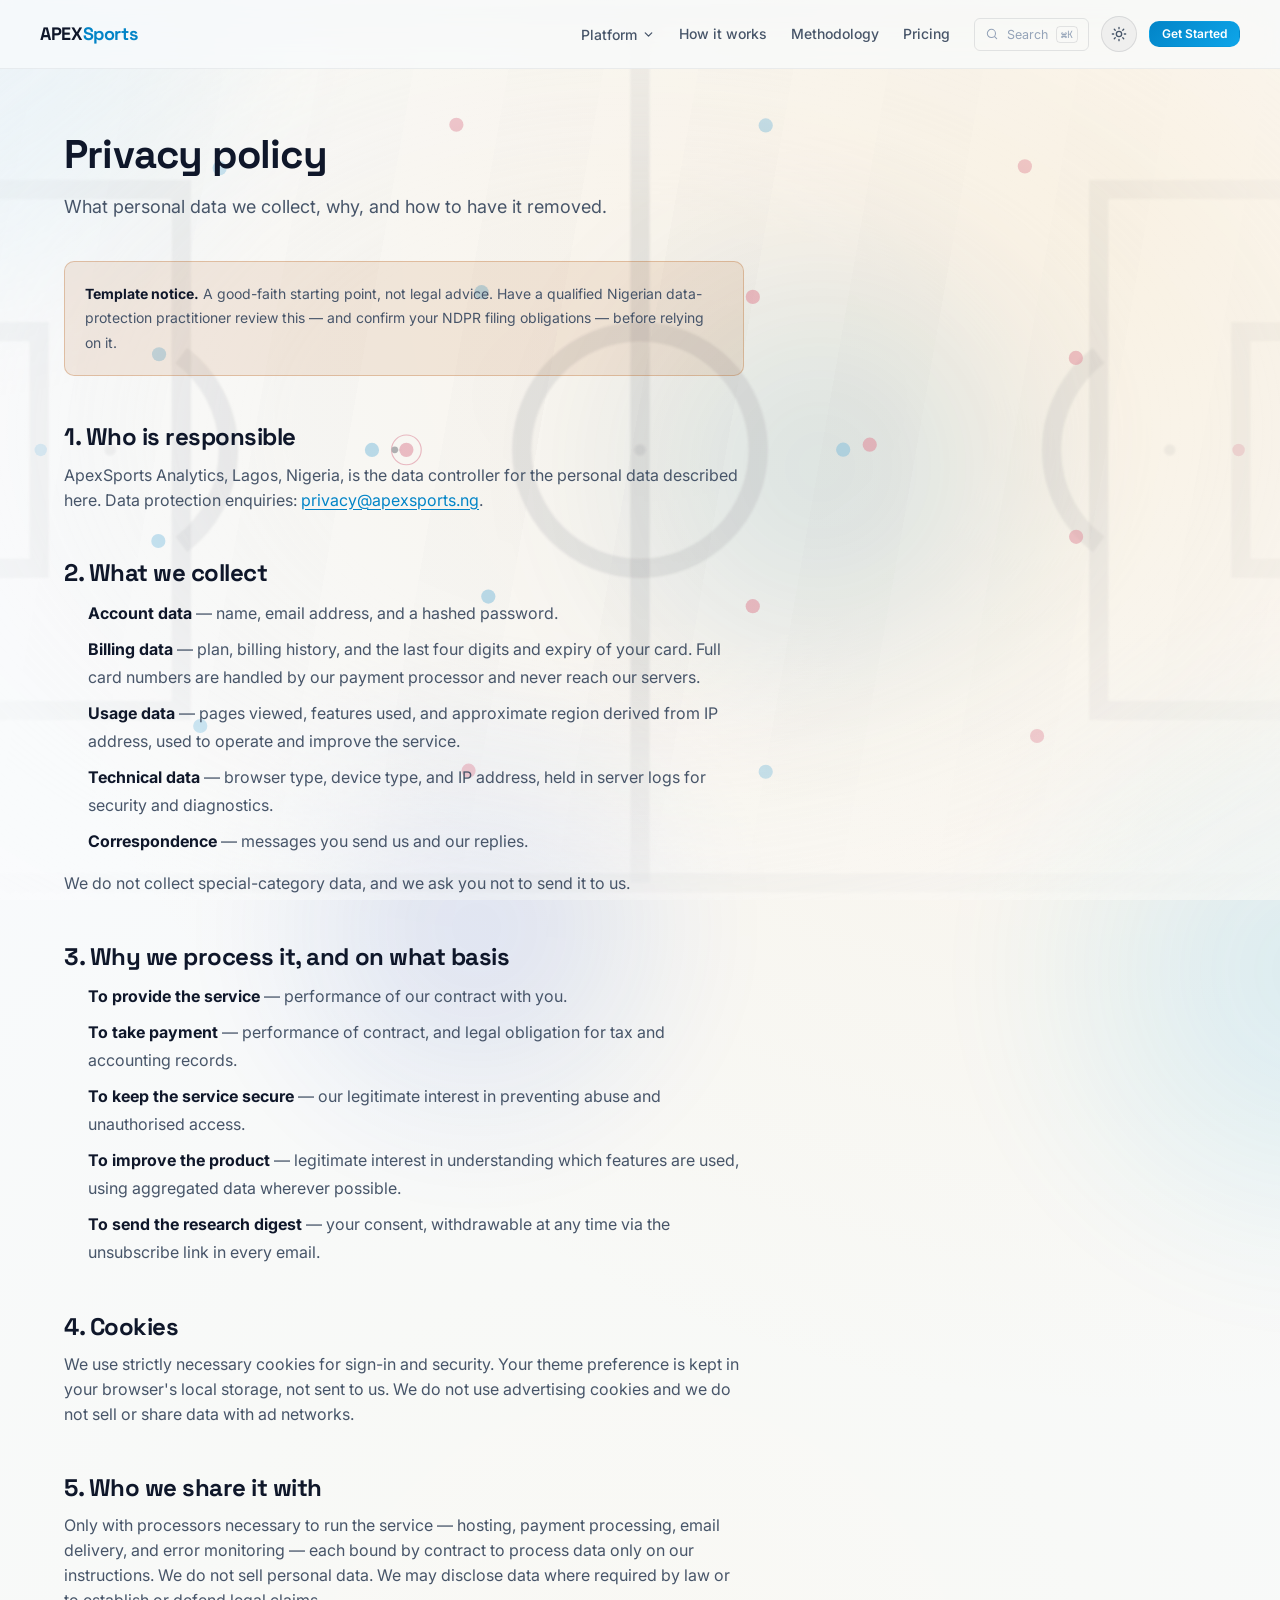
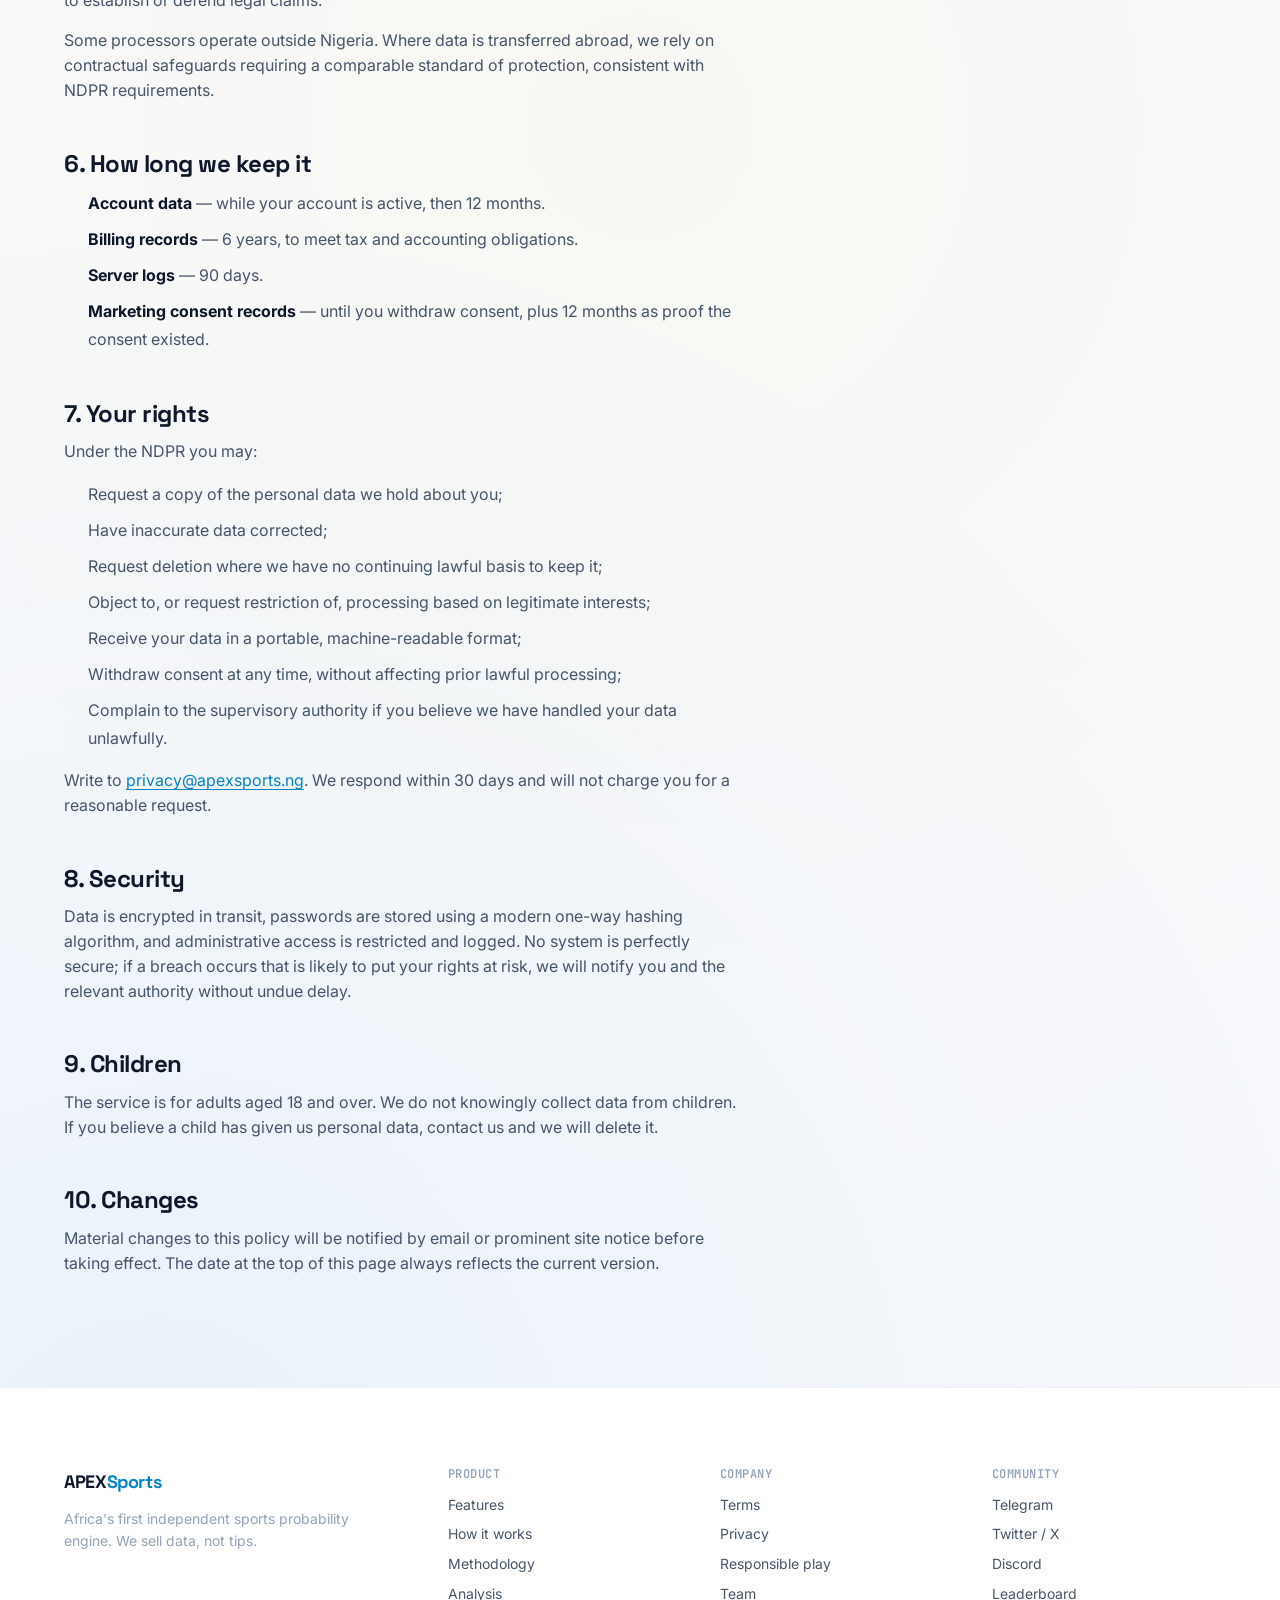
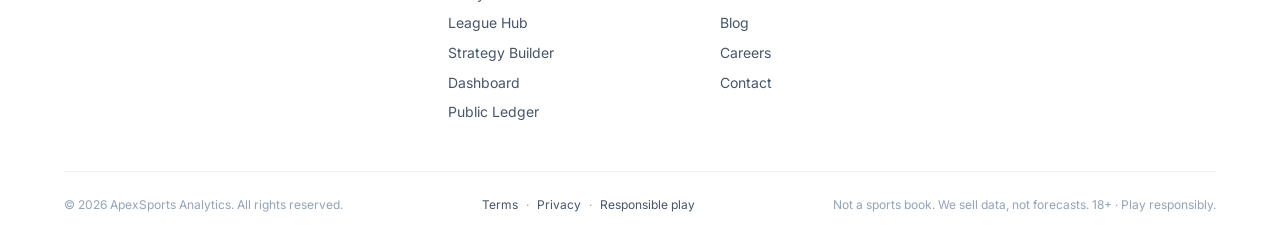
<file: privacy.html>
<!DOCTYPE html>
<html lang="en">
<head>
  <meta charset="UTF-8">
  <meta name="viewport" content="width=device-width, initial-scale=1.0">
  <title>Privacy policy — ApexSports Analytics</title>
  <meta name="description" content="What personal data we collect, why, and how to have it removed.">
  <meta name="theme-color" content="#06080F">
  <meta name="color-scheme" content="dark light">
  <link rel="preconnect" href="https://fonts.googleapis.com">
  <link rel="preconnect" href="https://fonts.gstatic.com" crossorigin>
  <link href="https://fonts.googleapis.com/css2?family=Space+Grotesk:wght@400;500;600;700&family=Inter:wght@400;500;600;700&family=JetBrains+Mono:wght@400;500;700&display=swap" rel="stylesheet">
  <link rel="stylesheet" href="design-tokens.css?v=20260730">
  <link rel="stylesheet" href="components.css?v=20260730">
  <link rel="stylesheet" href="styles.css?v=20260730">
  <link rel="stylesheet" href="theme.css?v=20260730">
  <link rel="stylesheet" href="apex-ui.css?v=20260730">
  <link rel="stylesheet" href="apex-modern.css?v=20260730">
  <script src="theme.js?v=20260730"></script>
  <script src="lightning.js?v=20260730"></script>
</head>

  <style>
    .legal-wrap { padding-block: var(--space-16) var(--space-24); }
    .legal { max-width: 68ch; color: var(--text-secondary); font-size: var(--fs-16); line-height: 1.75; }
    .legal h1 { font-family: var(--font-display); font-size: var(--fs-40); color: var(--text-primary);
                letter-spacing: var(--tracking-tight); margin-bottom: var(--space-4); }
    .legal .lede { font-size: var(--fs-18); color: var(--text-secondary); margin-bottom: var(--space-10); }
    .legal h2 { font-family: var(--font-display); font-size: var(--fs-24); color: var(--text-primary);
                margin-top: var(--space-12); margin-bottom: var(--space-3); letter-spacing: var(--tracking-tight); }
    .legal p, .legal ul { margin-bottom: var(--space-4); }
    .legal ul { padding-left: var(--space-6); }
    .legal li { margin-bottom: var(--space-2); }
    .legal li::marker { color: var(--text-muted); }
    .legal a { color: var(--accent); text-decoration: underline; text-underline-offset: .2em; }
    .legal strong { color: var(--text-primary); }
    .legal-note { border: 1px solid var(--warning-border); background: var(--warning-soft);
                  border-radius: var(--radius-md); padding: var(--space-5); margin-bottom: var(--space-10);
                  color: var(--text-secondary); font-size: var(--fs-14); }
  </style>
<body>

<nav class="nav" id="navbar">
  <div class="container nav__inner">
    <a href="#" class="nav__brand">APEX<strong>Sports</strong></a>
    <div class="nav__links" id="navLinks">
      <div class="nav__group" data-navgroup>
        <button class="nav__trigger" type="button" aria-expanded="false" aria-haspopup="true">
          Platform
          <svg class="nav__chev" viewBox="0 0 24 24" width="13" height="13" fill="none" stroke="currentColor" stroke-width="2.4" stroke-linecap="round" stroke-linejoin="round" aria-hidden="true"><path d="m6 9 6 6 6-6"/></svg>
        </button>
        <div class="nav__menu">
          <a href="dashboard.html" class="nav__menuitem">
            <svg class="icon"><use href="#i-monitor"/></svg>
            <span><span class="nav__menuitem-t">Dashboard</span>
            <span class="nav__menuitem-d">Live True Odds, EV and value across 147 leagues</span></span>
          </a>
          <a href="analysis.html" class="nav__menuitem">
            <svg class="icon"><use href="#i-radar"/></svg>
            <span><span class="nav__menuitem-t">Athlete analysis</span>
            <span class="nav__menuitem-d">Heatmaps, xG progression and percentile profiles</span></span>
          </a>
          <a href="strategy-builder.html" class="nav__menuitem">
            <svg class="icon"><use href="#i-bookmark"/></svg>
            <span><span class="nav__menuitem-t">Strategy Builder</span>
            <span class="nav__menuitem-d">Stack legs and see correlation-aware risk</span></span>
          </a>
          <a href="league-hub.html" class="nav__menuitem">
            <svg class="icon"><use href="#i-trophy"/></svg>
            <span><span class="nav__menuitem-t">League Hub</span>
            <span class="nav__menuitem-d">African competitions modelled in depth</span></span>
          </a>
        </div>
      </div>
      <a href="index.html#showcase" class="nav__link">How it works</a>
      <a href="methodology.html" class="nav__link">Methodology</a>
      <a href="index.html#pricing" class="nav__link">Pricing</a>

      <div class="nav__cta">
        <button class="ui-cmdk-trigger" type="button" data-cmdk-open aria-label="Open command palette"><svg viewBox="0 0 24 24" fill="none" stroke="currentColor" stroke-width="1.8" stroke-linecap="round" stroke-linejoin="round" aria-hidden="true"><circle cx="11" cy="11" r="7"/><path d="m20 20-3.5-3.5"/></svg><span>Search</span><kbd>⌘K</kbd></button>
        <button type="button" class="theme-toggle" id="themeToggle" aria-label="Toggle light/dark theme">
          <svg class="icon-moon" viewBox="0 0 24 24" width="16" height="16" fill="none" stroke="currentColor" stroke-width="2" stroke-linecap="round" stroke-linejoin="round" aria-hidden="true">
            <path d="M21 12.79A9 9 0 1 1 11.21 3 7 7 0 0 0 21 12.79z"/>
          </svg>
          <svg class="icon-sun" viewBox="0 0 24 24" width="16" height="16" fill="none" stroke="currentColor" stroke-width="2" stroke-linecap="round" stroke-linejoin="round" aria-hidden="true">
            <circle cx="12" cy="12" r="4"/>
            <path d="M12 2v2M12 20v2M4.93 4.93l1.41 1.41M17.66 17.66l1.41 1.41M2 12h2M20 12h2M4.93 19.07l1.41-1.41M17.66 6.34l1.41-1.41"/>
          </svg>
        </button>
        <a href="#pricing" class="btn btn--primary btn--sm">Get Started</a>
      </div>
    </div>
    <button class="nav__mobile-toggle" id="mobileToggle" aria-label="Menu">
      <span></span><span></span><span></span>
    </button>
  </div>
</nav>

<main class="legal-wrap">
  <div class="container">
    <article class="legal">
      <h1>Privacy policy</h1>
      <p class="lede">What personal data we collect, why, and how to have it removed.</p>

        <div class="legal-note"><strong>Template notice.</strong>
            A good-faith starting point, not legal advice. Have a qualified Nigerian data-protection
            practitioner review this — and confirm your NDPR filing obligations — before relying on it.</div>

        <h2>1. Who is responsible</h2>
        <p>
          ApexSports Analytics, Lagos, Nigeria, is the data controller for the personal data
          described here. Data protection enquiries:
          <a href="mailto:privacy@apexsports.ng">privacy@apexsports.ng</a>.
        </p>

        <h2>2. What we collect</h2>
        <ul>
          <li><strong>Account data</strong> — name, email address, and a hashed password.</li>
          <li><strong>Billing data</strong> — plan, billing history, and the last four digits and
              expiry of your card. Full card numbers are handled by our payment processor and never
              reach our servers.</li>
          <li><strong>Usage data</strong> — pages viewed, features used, and approximate region
              derived from IP address, used to operate and improve the service.</li>
          <li><strong>Technical data</strong> — browser type, device type, and IP address, held in
              server logs for security and diagnostics.</li>
          <li><strong>Correspondence</strong> — messages you send us and our replies.</li>
        </ul>
        <p>We do not collect special-category data, and we ask you not to send it to us.</p>

        <h2>3. Why we process it, and on what basis</h2>
        <ul>
          <li><strong>To provide the service</strong> — performance of our contract with you.</li>
          <li><strong>To take payment</strong> — performance of contract, and legal obligation for
              tax and accounting records.</li>
          <li><strong>To keep the service secure</strong> — our legitimate interest in preventing
              abuse and unauthorised access.</li>
          <li><strong>To improve the product</strong> — legitimate interest in understanding which
              features are used, using aggregated data wherever possible.</li>
          <li><strong>To send the research digest</strong> — your consent, withdrawable at any time
              via the unsubscribe link in every email.</li>
        </ul>

        <h2>4. Cookies</h2>
        <p>
          We use strictly necessary cookies for sign-in and security. Your theme preference is kept
          in your browser's local storage, not sent to us. We do not use advertising cookies and we
          do not sell or share data with ad networks.
        </p>

        <h2>5. Who we share it with</h2>
        <p>
          Only with processors necessary to run the service — hosting, payment processing, email
          delivery, and error monitoring — each bound by contract to process data only on our
          instructions. We do not sell personal data. We may disclose data where required by law or
          to establish or defend legal claims.
        </p>
        <p>
          Some processors operate outside Nigeria. Where data is transferred abroad, we rely on
          contractual safeguards requiring a comparable standard of protection, consistent with
          NDPR requirements.
        </p>

        <h2>6. How long we keep it</h2>
        <ul>
          <li><strong>Account data</strong> — while your account is active, then 12 months.</li>
          <li><strong>Billing records</strong> — 6 years, to meet tax and accounting obligations.</li>
          <li><strong>Server logs</strong> — 90 days.</li>
          <li><strong>Marketing consent records</strong> — until you withdraw consent, plus 12 months
              as proof the consent existed.</li>
        </ul>

        <h2>7. Your rights</h2>
        <p>Under the NDPR you may:</p>
        <ul>
          <li>Request a copy of the personal data we hold about you;</li>
          <li>Have inaccurate data corrected;</li>
          <li>Request deletion where we have no continuing lawful basis to keep it;</li>
          <li>Object to, or request restriction of, processing based on legitimate interests;</li>
          <li>Receive your data in a portable, machine-readable format;</li>
          <li>Withdraw consent at any time, without affecting prior lawful processing;</li>
          <li>Complain to the supervisory authority if you believe we have handled your data unlawfully.</li>
        </ul>
        <p>
          Write to <a href="mailto:privacy@apexsports.ng">privacy@apexsports.ng</a>. We respond
          within 30 days and will not charge you for a reasonable request.
        </p>

        <h2>8. Security</h2>
        <p>
          Data is encrypted in transit, passwords are stored using a modern one-way hashing
          algorithm, and administrative access is restricted and logged. No system is perfectly
          secure; if a breach occurs that is likely to put your rights at risk, we will notify you
          and the relevant authority without undue delay.
        </p>

        <h2>9. Children</h2>
        <p>
          The service is for adults aged 18 and over. We do not knowingly collect data from
          children. If you believe a child has given us personal data, contact us and we will delete it.
        </p>

        <h2>10. Changes</h2>
        <p>
          Material changes to this policy will be notified by email or prominent site notice before
          taking effect. The date at the top of this page always reflects the current version.
        </p>
      
    </article>
  </div>
</main>

<footer class="footer">
  <div class="container">
    <div class="footer__grid">
      <div>
        <a href="#" class="nav__brand">APEX<strong>Sports</strong></a>
        <p class="footer__brand-desc">Africa's first independent sports probability engine. We sell data, not tips.</p>
      </div>
      <div>
        <h6 class="footer__col-title">Product</h6>
        <div class="footer__links">
          <a href="#features">Features</a>
          <a href="#showcase">How it works</a>
          <a href="methodology.html">Methodology</a>
          <a href="analysis.html">Analysis</a>
          <a href="league-hub.html">League Hub</a>
          <a href="strategy-builder.html">Strategy Builder</a>
          <a href="dashboard.html">Dashboard</a>
          <a href="#ledger">Public Ledger</a>
        </div>
      </div>
      <div>
        <h6 class="footer__col-title">Company</h6>
        <div class="footer__links">
          <a href="terms.html">Terms</a>
          <a href="privacy.html">Privacy</a>
          <a href="responsible-play.html">Responsible play</a>
          <a href="team.html">Team</a>
          <a href="#">Blog</a>
          <a href="#">Careers</a>
          <a href="mailto:hello@apexsports.ng">Contact</a>
        </div>
      </div>
      <div>
        <h6 class="footer__col-title">Community</h6>
        <div class="footer__links">
          <a href="#">Telegram</a>
          <a href="#">Twitter / X</a>
          <a href="#">Discord</a>
          <a href="#">Leaderboard</a>
        </div>
      </div>
    </div>
    <div class="footer__bottom">
      <span>© 2026 ApexSports Analytics. All rights reserved.</span>
      <span class="footer__legal">
        <a href="terms.html">Terms</a>
        <span aria-hidden="true">·</span>
        <a href="privacy.html">Privacy</a>
        <span aria-hidden="true">·</span>
        <a href="responsible-play.html">Responsible play</a>
      </span>
      <span>Not a sports book. We sell data, not forecasts. 18+ · Play responsibly.</span>
    </div>
  </div>
</footer>

<script src="app.js?v=20260730"></script>
<script src="apex-icons.js?v=20260730" defer></script>
<script src="apex-extras.js?v=20260730"></script>
<script src="apex-ui.js?v=20260730" defer></script>
<script src="apex-modern.js?v=20260730" defer></script>
  <script src="apex-sports.js?v=20260730" defer></script>
</body>
</html>
</file>
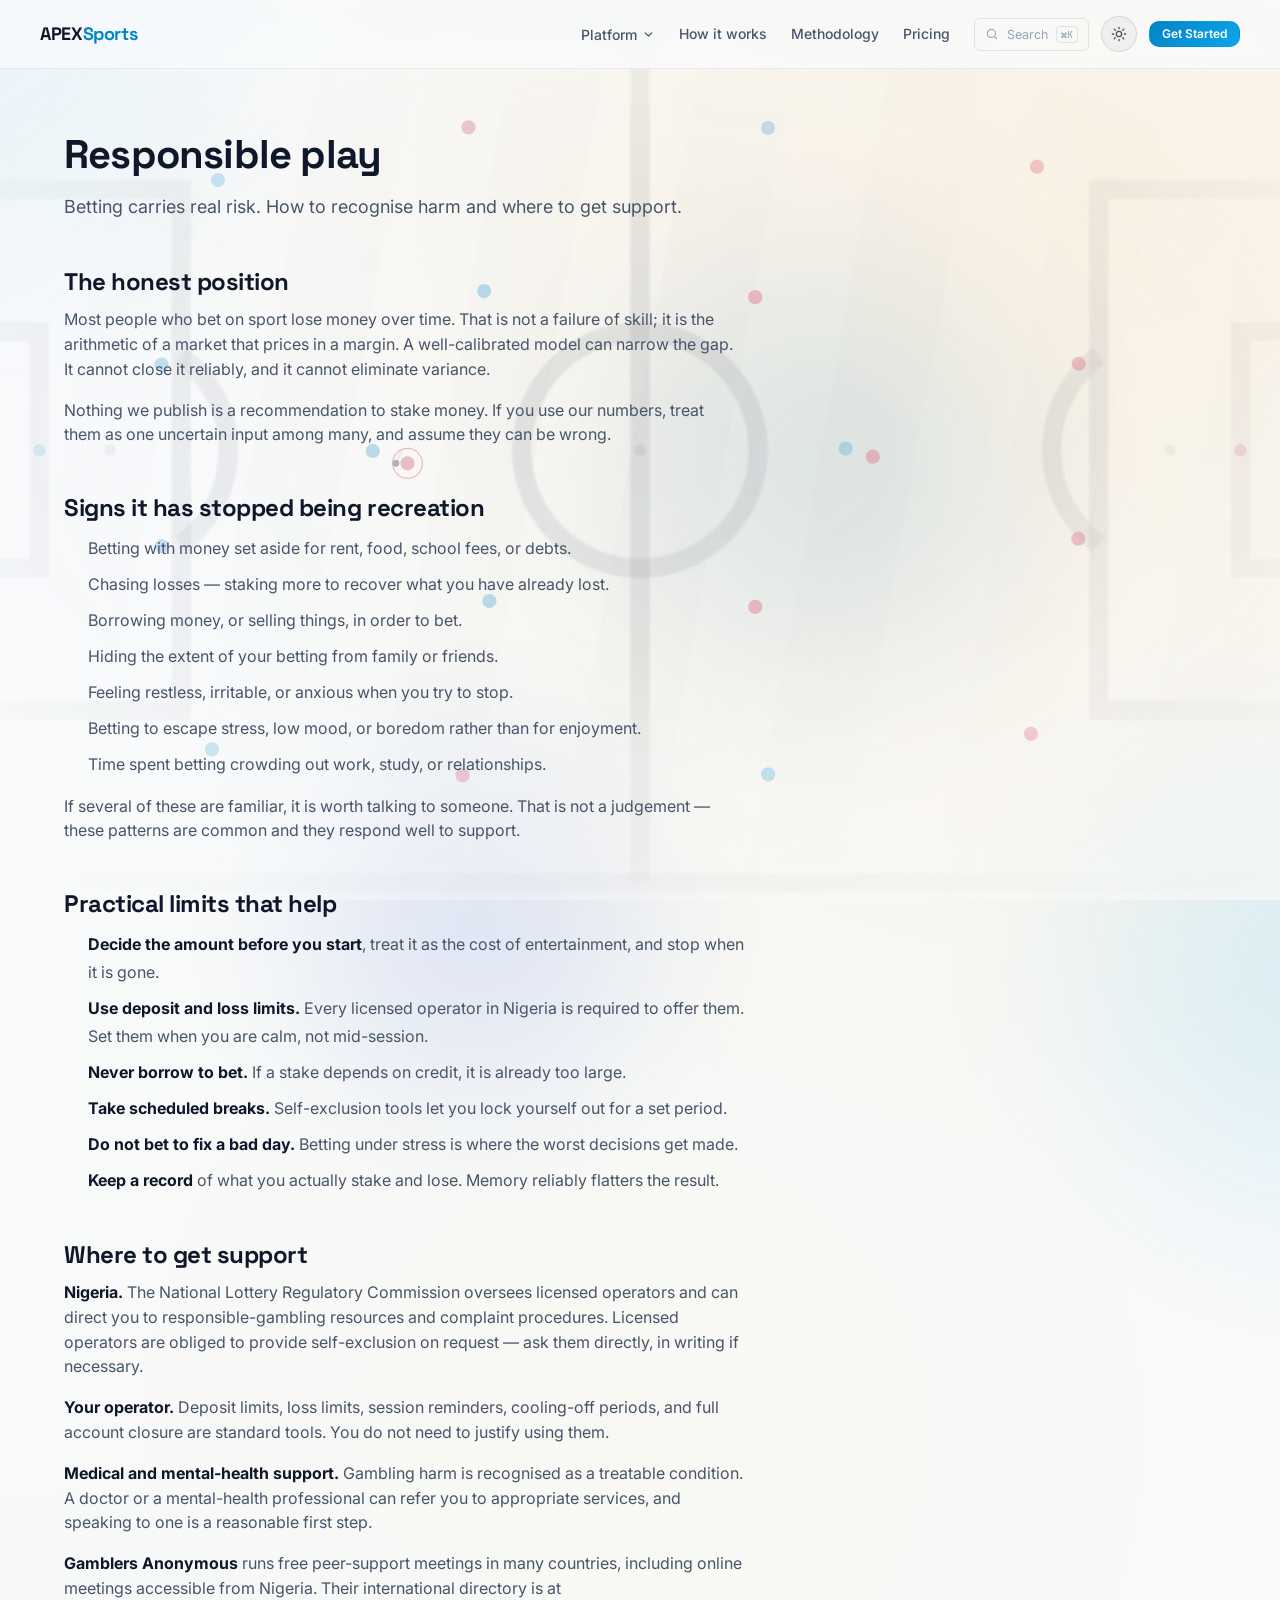
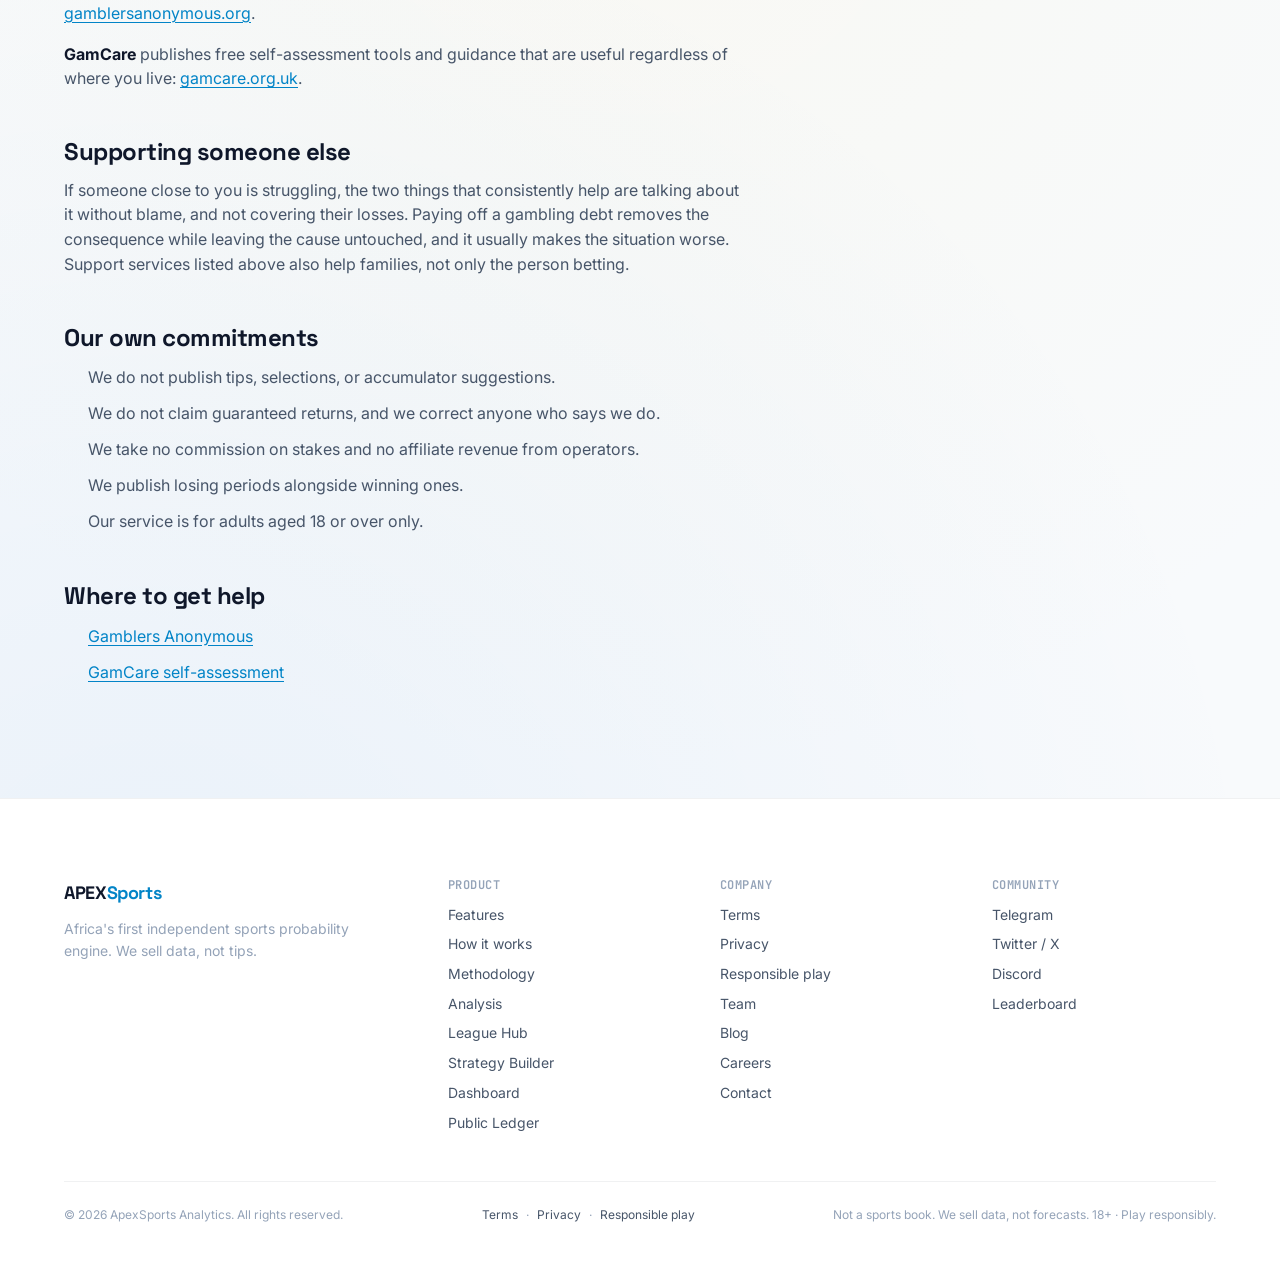
<file: responsible-play.html>
<!DOCTYPE html>
<html lang="en">
<head>
  <meta charset="UTF-8">
  <meta name="viewport" content="width=device-width, initial-scale=1.0">
  <title>Responsible play — ApexSports Analytics</title>
  <meta name="description" content="Betting carries real risk. How to recognise harm and where to get support.">
  <meta name="theme-color" content="#06080F">
  <meta name="color-scheme" content="dark light">
  <link rel="preconnect" href="https://fonts.googleapis.com">
  <link rel="preconnect" href="https://fonts.gstatic.com" crossorigin>
  <link href="https://fonts.googleapis.com/css2?family=Space+Grotesk:wght@400;500;600;700&family=Inter:wght@400;500;600;700&family=JetBrains+Mono:wght@400;500;700&display=swap" rel="stylesheet">
  <link rel="stylesheet" href="design-tokens.css?v=20260730">
  <link rel="stylesheet" href="components.css?v=20260730">
  <link rel="stylesheet" href="styles.css?v=20260730">
  <link rel="stylesheet" href="theme.css?v=20260730">
  <link rel="stylesheet" href="apex-ui.css?v=20260730">
  <link rel="stylesheet" href="apex-modern.css?v=20260730">
  <script src="theme.js?v=20260730"></script>
  <script src="lightning.js?v=20260730"></script>
</head>

  <style>
    .legal-wrap { padding-block: var(--space-16) var(--space-24); }
    .legal { max-width: 68ch; color: var(--text-secondary); font-size: var(--fs-16); line-height: 1.75; }
    .legal h1 { font-family: var(--font-display); font-size: var(--fs-40); color: var(--text-primary);
                letter-spacing: var(--tracking-tight); margin-bottom: var(--space-4); }
    .legal .lede { font-size: var(--fs-18); color: var(--text-secondary); margin-bottom: var(--space-10); }
    .legal h2 { font-family: var(--font-display); font-size: var(--fs-24); color: var(--text-primary);
                margin-top: var(--space-12); margin-bottom: var(--space-3); letter-spacing: var(--tracking-tight); }
    .legal p, .legal ul { margin-bottom: var(--space-4); }
    .legal ul { padding-left: var(--space-6); }
    .legal li { margin-bottom: var(--space-2); }
    .legal li::marker { color: var(--text-muted); }
    .legal a { color: var(--accent); text-decoration: underline; text-underline-offset: .2em; }
    .legal strong { color: var(--text-primary); }
    .legal-note { border: 1px solid var(--warning-border); background: var(--warning-soft);
                  border-radius: var(--radius-md); padding: var(--space-5); margin-bottom: var(--space-10);
                  color: var(--text-secondary); font-size: var(--fs-14); }
  </style>
<body>

<nav class="nav" id="navbar">
  <div class="container nav__inner">
    <a href="#" class="nav__brand">APEX<strong>Sports</strong></a>
    <div class="nav__links" id="navLinks">
      <div class="nav__group" data-navgroup>
        <button class="nav__trigger" type="button" aria-expanded="false" aria-haspopup="true">
          Platform
          <svg class="nav__chev" viewBox="0 0 24 24" width="13" height="13" fill="none" stroke="currentColor" stroke-width="2.4" stroke-linecap="round" stroke-linejoin="round" aria-hidden="true"><path d="m6 9 6 6 6-6"/></svg>
        </button>
        <div class="nav__menu">
          <a href="dashboard.html" class="nav__menuitem">
            <svg class="icon"><use href="#i-monitor"/></svg>
            <span><span class="nav__menuitem-t">Dashboard</span>
            <span class="nav__menuitem-d">Live True Odds, EV and value across 147 leagues</span></span>
          </a>
          <a href="analysis.html" class="nav__menuitem">
            <svg class="icon"><use href="#i-radar"/></svg>
            <span><span class="nav__menuitem-t">Athlete analysis</span>
            <span class="nav__menuitem-d">Heatmaps, xG progression and percentile profiles</span></span>
          </a>
          <a href="strategy-builder.html" class="nav__menuitem">
            <svg class="icon"><use href="#i-bookmark"/></svg>
            <span><span class="nav__menuitem-t">Strategy Builder</span>
            <span class="nav__menuitem-d">Stack legs and see correlation-aware risk</span></span>
          </a>
          <a href="league-hub.html" class="nav__menuitem">
            <svg class="icon"><use href="#i-trophy"/></svg>
            <span><span class="nav__menuitem-t">League Hub</span>
            <span class="nav__menuitem-d">African competitions modelled in depth</span></span>
          </a>
        </div>
      </div>
      <a href="index.html#showcase" class="nav__link">How it works</a>
      <a href="methodology.html" class="nav__link">Methodology</a>
      <a href="index.html#pricing" class="nav__link">Pricing</a>

      <div class="nav__cta">
        <button class="ui-cmdk-trigger" type="button" data-cmdk-open aria-label="Open command palette"><svg viewBox="0 0 24 24" fill="none" stroke="currentColor" stroke-width="1.8" stroke-linecap="round" stroke-linejoin="round" aria-hidden="true"><circle cx="11" cy="11" r="7"/><path d="m20 20-3.5-3.5"/></svg><span>Search</span><kbd>⌘K</kbd></button>
        <button type="button" class="theme-toggle" id="themeToggle" aria-label="Toggle light/dark theme">
          <svg class="icon-moon" viewBox="0 0 24 24" width="16" height="16" fill="none" stroke="currentColor" stroke-width="2" stroke-linecap="round" stroke-linejoin="round" aria-hidden="true">
            <path d="M21 12.79A9 9 0 1 1 11.21 3 7 7 0 0 0 21 12.79z"/>
          </svg>
          <svg class="icon-sun" viewBox="0 0 24 24" width="16" height="16" fill="none" stroke="currentColor" stroke-width="2" stroke-linecap="round" stroke-linejoin="round" aria-hidden="true">
            <circle cx="12" cy="12" r="4"/>
            <path d="M12 2v2M12 20v2M4.93 4.93l1.41 1.41M17.66 17.66l1.41 1.41M2 12h2M20 12h2M4.93 19.07l1.41-1.41M17.66 6.34l1.41-1.41"/>
          </svg>
        </button>
        <a href="#pricing" class="btn btn--primary btn--sm">Get Started</a>
      </div>
    </div>
    <button class="nav__mobile-toggle" id="mobileToggle" aria-label="Menu">
      <span></span><span></span><span></span>
    </button>
  </div>
</nav>

<main class="legal-wrap">
  <div class="container">
    <article class="legal">
      <h1>Responsible play</h1>
      <p class="lede">Betting carries real risk. How to recognise harm and where to get support.</p>

          <h2>The honest position</h2>
          <p>
            Most people who bet on sport lose money over time. That is not a failure of skill; it is
            the arithmetic of a market that prices in a margin. A well-calibrated model can narrow
            the gap. It cannot close it reliably, and it cannot eliminate variance.
          </p>
          <p>
            Nothing we publish is a recommendation to stake money. If you use our numbers, treat
            them as one uncertain input among many, and assume they can be wrong.
          </p>

          <h2>Signs it has stopped being recreation</h2>
          <ul>
            <li>Betting with money set aside for rent, food, school fees, or debts.</li>
            <li>Chasing losses — staking more to recover what you have already lost.</li>
            <li>Borrowing money, or selling things, in order to bet.</li>
            <li>Hiding the extent of your betting from family or friends.</li>
            <li>Feeling restless, irritable, or anxious when you try to stop.</li>
            <li>Betting to escape stress, low mood, or boredom rather than for enjoyment.</li>
            <li>Time spent betting crowding out work, study, or relationships.</li>
          </ul>
          <p>
            If several of these are familiar, it is worth talking to someone. That is not a
            judgement — these patterns are common and they respond well to support.
          </p>

          <h2>Practical limits that help</h2>
          <ul>
            <li><strong>Decide the amount before you start</strong>, treat it as the cost of entertainment, and stop when it is gone.</li>
            <li><strong>Use deposit and loss limits.</strong> Every licensed operator in Nigeria is required to offer them. Set them when you are calm, not mid-session.</li>
            <li><strong>Never borrow to bet.</strong> If a stake depends on credit, it is already too large.</li>
            <li><strong>Take scheduled breaks.</strong> Self-exclusion tools let you lock yourself out for a set period.</li>
            <li><strong>Do not bet to fix a bad day.</strong> Betting under stress is where the worst decisions get made.</li>
            <li><strong>Keep a record</strong> of what you actually stake and lose. Memory reliably flatters the result.</li>
          </ul>

          <h2>Where to get support</h2>
          <p>
            <strong>Nigeria.</strong> The National Lottery Regulatory Commission oversees licensed
            operators and can direct you to responsible-gambling resources and complaint procedures.
            Licensed operators are obliged to provide self-exclusion on request — ask them directly,
            in writing if necessary.
          </p>
          <p>
            <strong>Your operator.</strong> Deposit limits, loss limits, session reminders, cooling-off
            periods, and full account closure are standard tools. You do not need to justify using them.
          </p>
          <p>
            <strong>Medical and mental-health support.</strong> Gambling harm is recognised as a
            treatable condition. A doctor or a mental-health professional can refer you to
            appropriate services, and speaking to one is a reasonable first step.
          </p>
          <p>
            <strong>Gamblers Anonymous</strong> runs free peer-support meetings in many countries,
            including online meetings accessible from Nigeria. Their international directory is at
            <a href="https://www.gamblersanonymous.org/" rel="noopener nofollow" target="_blank">gamblersanonymous.org</a>.
          </p>
          <p>
            <strong>GamCare</strong> publishes free self-assessment tools and guidance that are
            useful regardless of where you live:
            <a href="https://www.gamcare.org.uk/" rel="noopener nofollow" target="_blank">gamcare.org.uk</a>.
          </p>

          <h2>Supporting someone else</h2>
          <p>
            If someone close to you is struggling, the two things that consistently help are talking
            about it without blame, and not covering their losses. Paying off a gambling debt
            removes the consequence while leaving the cause untouched, and it usually makes the
            situation worse. Support services listed above also help families, not only the person
            betting.
          </p>

          <h2>Our own commitments</h2>
          <ul>
            <li>We do not publish tips, selections, or accumulator suggestions.</li>
            <li>We do not claim guaranteed returns, and we correct anyone who says we do.</li>
            <li>We take no commission on stakes and no affiliate revenue from operators.</li>
            <li>We publish losing periods alongside winning ones.</li>
            <li>Our service is for adults aged 18 or over only.</li>
          </ul>
        
      <h2>Where to get help</h2>
      <ul>
        <li><a href="https://www.gamblersanonymous.org/" rel="noopener nofollow" target="_blank">Gamblers Anonymous</a></li>
        <li><a href="https://www.gamcare.org.uk/" rel="noopener nofollow" target="_blank">GamCare self-assessment</a></li>
      </ul>

    </article>
  </div>
</main>

<footer class="footer">
  <div class="container">
    <div class="footer__grid">
      <div>
        <a href="#" class="nav__brand">APEX<strong>Sports</strong></a>
        <p class="footer__brand-desc">Africa's first independent sports probability engine. We sell data, not tips.</p>
      </div>
      <div>
        <h6 class="footer__col-title">Product</h6>
        <div class="footer__links">
          <a href="#features">Features</a>
          <a href="#showcase">How it works</a>
          <a href="methodology.html">Methodology</a>
          <a href="analysis.html">Analysis</a>
          <a href="league-hub.html">League Hub</a>
          <a href="strategy-builder.html">Strategy Builder</a>
          <a href="dashboard.html">Dashboard</a>
          <a href="#ledger">Public Ledger</a>
        </div>
      </div>
      <div>
        <h6 class="footer__col-title">Company</h6>
        <div class="footer__links">
          <a href="terms.html">Terms</a>
          <a href="privacy.html">Privacy</a>
          <a href="responsible-play.html">Responsible play</a>
          <a href="team.html">Team</a>
          <a href="#">Blog</a>
          <a href="#">Careers</a>
          <a href="mailto:hello@apexsports.ng">Contact</a>
        </div>
      </div>
      <div>
        <h6 class="footer__col-title">Community</h6>
        <div class="footer__links">
          <a href="#">Telegram</a>
          <a href="#">Twitter / X</a>
          <a href="#">Discord</a>
          <a href="#">Leaderboard</a>
        </div>
      </div>
    </div>
    <div class="footer__bottom">
      <span>© 2026 ApexSports Analytics. All rights reserved.</span>
      <span class="footer__legal">
        <a href="terms.html">Terms</a>
        <span aria-hidden="true">·</span>
        <a href="privacy.html">Privacy</a>
        <span aria-hidden="true">·</span>
        <a href="responsible-play.html">Responsible play</a>
      </span>
      <span>Not a sports book. We sell data, not forecasts. 18+ · Play responsibly.</span>
    </div>
  </div>
</footer>

<script src="app.js?v=20260730"></script>
<script src="apex-icons.js?v=20260730" defer></script>
<script src="apex-extras.js?v=20260730"></script>
<script src="apex-ui.js?v=20260730" defer></script>
<script src="apex-modern.js?v=20260730" defer></script>
  <script src="apex-sports.js?v=20260730" defer></script>
</body>
</html>
</file>
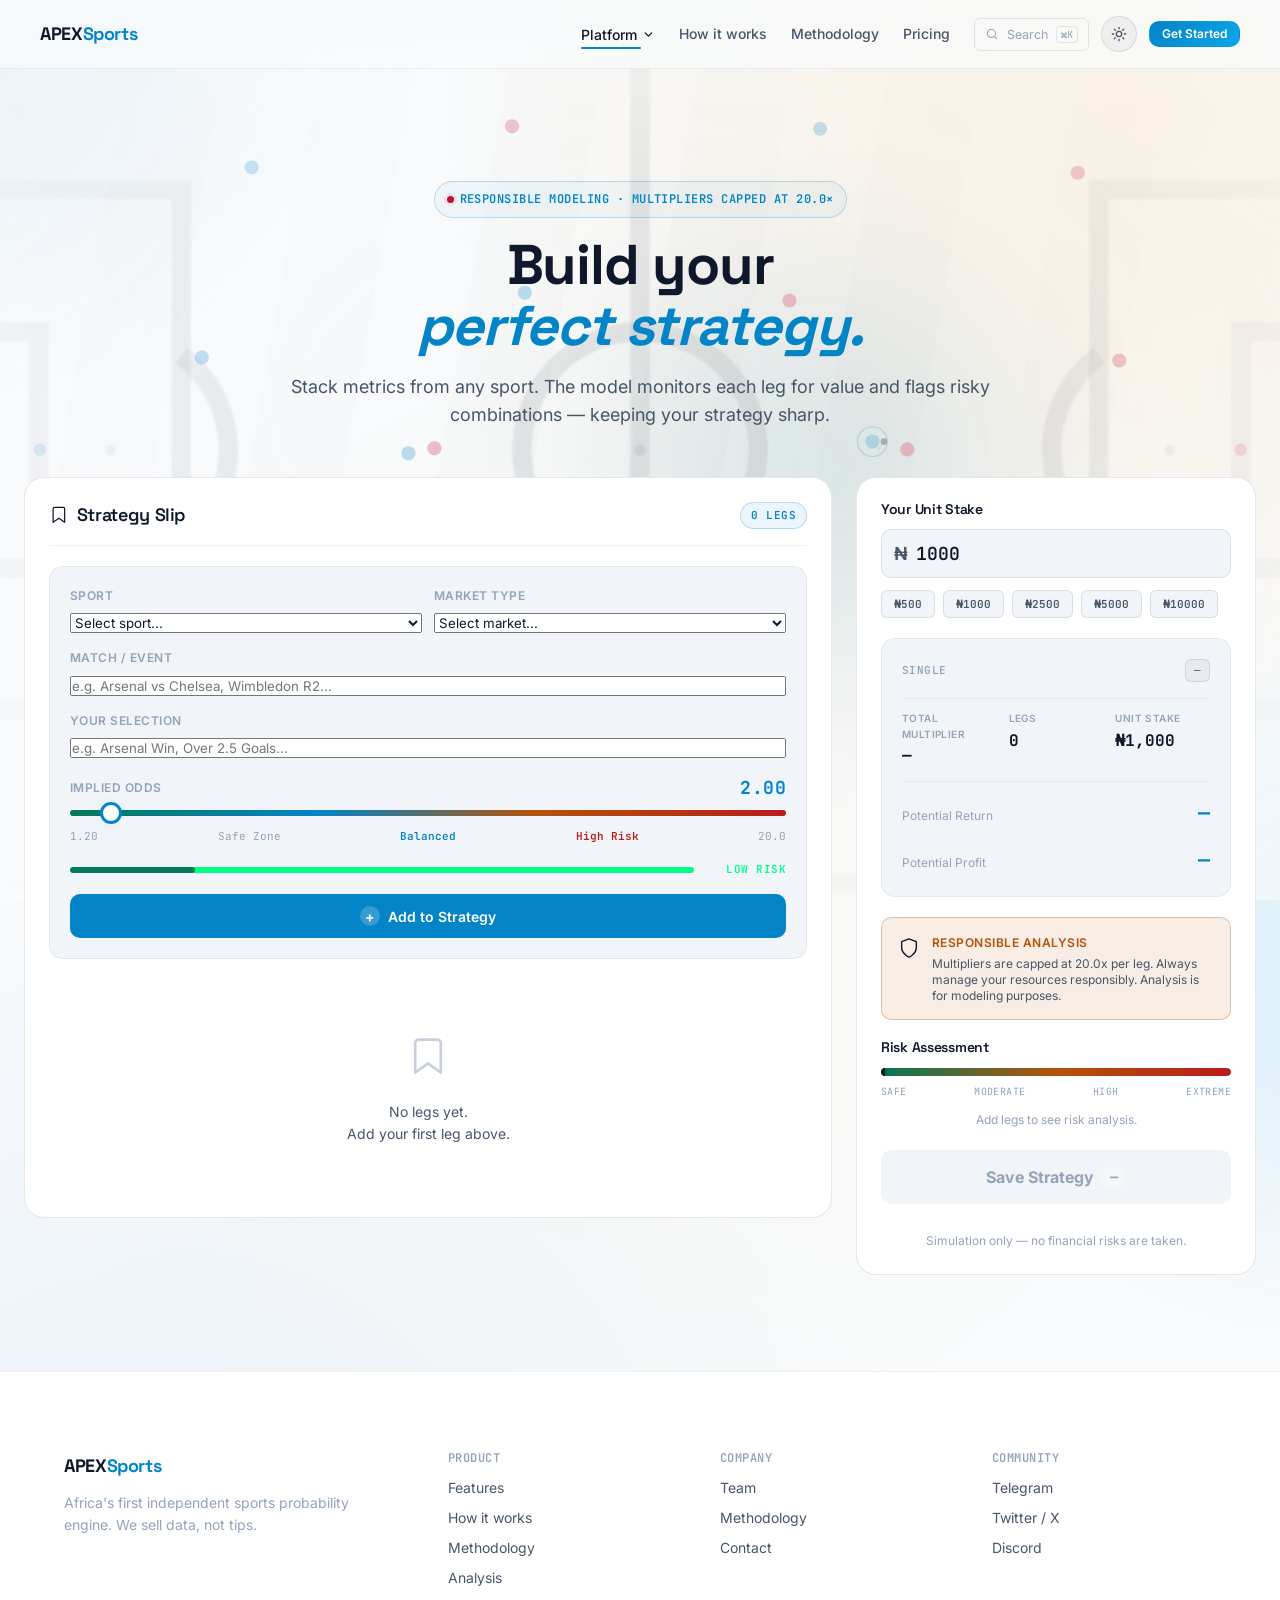
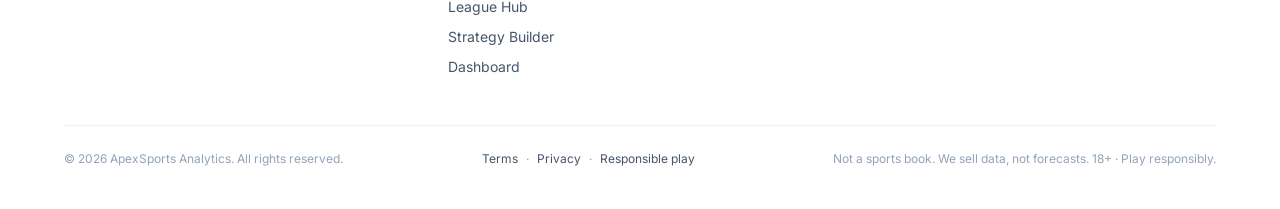
<file: strategy-builder.html>
<!DOCTYPE html>
<html lang="en">
<head>
    <meta charset="UTF-8">
    <meta name="viewport" content="width=device-width, initial-scale=1.0">
    <title>Strategy Builder — ApexSports Analytics</title>
    <meta name="description" content="Build your forecast models with independent probability models from ApexSports Analytics. Responsible analysis, capped at 20.0x per leg.">
    <link rel="preconnect" href="https://fonts.googleapis.com">
    <link rel="preconnect" href="https://fonts.gstatic.com" crossorigin>
    <link href="https://fonts.googleapis.com/css2?family=Space+Grotesk:wght@400;500;600;700&family=Inter:wght@400;500;600;700&family=JetBrains+Mono:wght@400;500;700&display=swap" rel="stylesheet">
    <link rel="stylesheet" href="design-tokens.css?v=20260730">
    <link rel="stylesheet" href="components.css?v=20260730">
    <link rel="stylesheet" href="strategy-builder.css?v=20260730">
    <link rel="stylesheet" href="theme.css?v=20260730">
  <link rel="stylesheet" href="apex-ui.css?v=20260730">
  <link rel="stylesheet" href="apex-modern.css?v=20260730">
    <script src="theme.js?v=20260730"></script>
    <link rel="icon" type="image/svg+xml" href="data:image/svg+xml,%3Csvg xmlns='http://www.w3.org/2000/svg' viewBox='0 0 100 100'%3E%3Crect width='100' height='100' rx='22' fill='%230B1220'/%3E%3Cpath d='M50 16L82 82L68 82L62 68L38 68L32 82L18 82Z M44 58L56 58L50 44Z' fill='%2338BDF8'/%3E%3Ccircle cx='50' cy='50' r='3.5' fill='%230B1220'/%3E%3C/svg%3E">
</head>
<body>

    <!-- Lightning background -->
    <script src="lightning.js?v=20260730"></script>

    <!-- ── TOP NAV ── -->
    <nav class="nav" id="navbar">
      <div class="container nav__inner">
        <a href="index.html" class="nav__brand">APEX<strong>Sports</strong></a>
        <div class="nav__links" id="navLinks">
      <div class="nav__group" data-navgroup>
        <button class="nav__trigger" type="button" aria-expanded="false" aria-haspopup="true">
          Platform
          <svg class="nav__chev" viewBox="0 0 24 24" width="13" height="13" fill="none" stroke="currentColor" stroke-width="2.4" stroke-linecap="round" stroke-linejoin="round" aria-hidden="true"><path d="m6 9 6 6 6-6"/></svg>
        </button>
        <div class="nav__menu">
          <a href="dashboard.html" class="nav__menuitem">
            <svg class="icon"><use href="#i-monitor"/></svg>
            <span><span class="nav__menuitem-t">Dashboard</span>
            <span class="nav__menuitem-d">Live True Odds, EV and value across 147 leagues</span></span>
          </a>
          <a href="analysis.html" class="nav__menuitem">
            <svg class="icon"><use href="#i-radar"/></svg>
            <span><span class="nav__menuitem-t">Athlete analysis</span>
            <span class="nav__menuitem-d">Heatmaps, xG progression and percentile profiles</span></span>
          </a>
          <a href="strategy-builder.html" class="nav__menuitem">
            <svg class="icon"><use href="#i-bookmark"/></svg>
            <span><span class="nav__menuitem-t">Strategy Builder</span>
            <span class="nav__menuitem-d">Stack legs and see correlation-aware risk</span></span>
          </a>
          <a href="league-hub.html" class="nav__menuitem">
            <svg class="icon"><use href="#i-trophy"/></svg>
            <span><span class="nav__menuitem-t">League Hub</span>
            <span class="nav__menuitem-d">African competitions modelled in depth</span></span>
          </a>
        </div>
      </div>
      <a href="index.html#showcase" class="nav__link">How it works</a>
      <a href="methodology.html" class="nav__link">Methodology</a>
      <a href="index.html#pricing" class="nav__link">Pricing</a>

          <div class="nav__cta">
            <button class="ui-cmdk-trigger" type="button" data-cmdk-open aria-label="Open command palette"><svg viewBox="0 0 24 24" fill="none" stroke="currentColor" stroke-width="1.8" stroke-linecap="round" stroke-linejoin="round" aria-hidden="true"><circle cx="11" cy="11" r="7"/><path d="m20 20-3.5-3.5"/></svg><span>Search</span><kbd>⌘K</kbd></button>
        <button type="button" class="theme-toggle" id="themeToggle" aria-label="Toggle light/dark theme">
              <svg class="icon-moon" viewBox="0 0 24 24" width="16" height="16" fill="none" stroke="currentColor" stroke-width="2" stroke-linecap="round" stroke-linejoin="round" aria-hidden="true">
                <path d="M21 12.79A9 9 0 1 1 11.21 3 7 7 0 0 0 21 12.79z"/>
              </svg>
              <svg class="icon-sun" viewBox="0 0 24 24" width="16" height="16" fill="none" stroke="currentColor" stroke-width="2" stroke-linecap="round" stroke-linejoin="round" aria-hidden="true">
                <circle cx="12" cy="12" r="4"/>
                <path d="M12 2v2M12 20v2M4.93 4.93l1.41 1.41M17.66 17.66l1.41 1.41M2 12h2M20 12h2M4.93 19.07l1.41-1.41M17.66 6.34l1.41-1.41"/>
              </svg>
            </button>
            <a href="index.html#pricing" class="btn btn--primary btn--sm">Get Started</a>
          </div>
        </div>
      </div>
    </nav>

    <!-- ── HERO ── -->
    <section class="bb-hero">
      <div class="bb-hero__inner">
        <span class="eyebrow" data-pulse>Responsible Modeling · Multipliers capped at 20.0×</span>
        <h1 class="bb-hero__title">Build your<br><span class="title-flair">perfect strategy.</span></h1>
        <p class="bb-hero__sub">Stack metrics from any sport. The model monitors each leg for value and flags risky combinations — keeping your strategy sharp.</p>
      </div>
    </section>

    <!-- ── MAIN BUILDER ── -->
    <main class="bb-main">
        <div class="bb-layout">

            <!-- LEFT — Selections panel -->
            <div class="bb-panel bb-panel--selections">
                <div class="bb-panel__head">
                    <h2 class="bb-panel__title"><svg class="icon"><use href="#i-bookmark"/></svg> Strategy Slip</h2>
                    <span class="bb-leg-count" id="legCount">0 Legs</span>
                </div>

                <!-- Add selection form -->
                <div class="bb-add-form">
                    <div class="bb-add-form__row">
                        <div class="bb-field">
                            <label class="bb-label">Sport</label>
                            <select class="bb-select" id="sportSelect">
                                <option value="">Select sport...</option>
                                <option value="football">Football</option>
                                <option value="basketball">Basketball</option>
                                <option value="tennis">Tennis</option>
                                <option value="baseball">Baseball</option>
                                <option value="mma">MMA / UFC</option>
                                <option value="rugby">Rugby</option>
                                <option value="cricket">Cricket</option>
                            </select>
                        </div>
                        <div class="bb-field">
                            <label class="bb-label">Market Type</label>
                            <select class="bb-select" id="marketSelect">
                                <option value="">Select market...</option>
                                <option value="match_result">Match Result</option>
                                <option value="both_score">Both Teams to Score</option>
                                <option value="over_under">Over / Under Goals</option>
                                <option value="anytime_scorer">Anytime Scorer</option>
                                <option value="correct_score">Correct Score</option>
                                <option value="handicap">Asian Handicap</option>
                                <option value="1st_scorer">First Goalscorer</option>
                                <option value="cards">Bookings Market</option>
                            </select>
                        </div>
                    </div>

                    <div class="bb-field">
                        <label class="bb-label">Match / Event</label>
                        <input class="bb-input" id="matchInput" type="text" placeholder="e.g. Arsenal vs Chelsea, Wimbledon R2...">
                    </div>

                    <div class="bb-field">
                        <label class="bb-label">Your Selection</label>
                        <input class="bb-input" id="selectionInput" type="text" placeholder="e.g. Arsenal Win, Over 2.5 Goals...">
                    </div>

                    <div class="bb-field">
                        <label class="bb-label">
                            Implied Odds
                            <span class="bb-odds-display" id="oddsDisplay">2.00</span>
                        </label>
                        <div class="bb-slider-track">
                            <input
                                class="bb-slider"
                                id="oddsSlider"
                                type="range"
                                min="1.2"
                                max="20"
                                step="0.05"
                                value="2.0"
                            >
                            <div class="bb-slider-labels">
                                <span>1.20</span>
                                <span>Safe Zone</span>
                                <span class="bb-slider-label--mid">Balanced</span>
                                <span class="bb-slider-label--high">High Risk</span>
                                <span>20.0</span>
                            </div>
                        </div>
                        <!-- Odds risk indicator -->
                        <div class="bb-risk-bar">
                            <div class="bb-risk-bar__fill" id="riskFill"></div>
                            <span class="bb-risk-label" id="riskLabel">Low Risk</span>
                        </div>
                    </div>

                    <button class="bb-add-btn" id="addLegBtn">
                        <span class="bb-add-btn__icon">+</span>
                        Add to Strategy
                    </button>
                </div>

                <!-- Selections list -->
                <div class="bb-selections" id="selectionsList">
                    <!-- Empty state -->
                    <div class="bb-empty" id="emptyState">
                        <div class="bb-empty__icon"><svg class="icon"><use href="#i-bookmark"/></svg></div>
                        <p class="bb-empty__text">No legs yet.<br>Add your first leg above.</p>
                    </div>
                </div>

                <!-- Slip actions -->
                <div class="bb-slip-actions" id="slipActions" style="display:none;">
                    <button class="bb-clear-btn" id="clearAllBtn">Clear All</button>
                </div>
            </div>

            <!-- RIGHT — Summary panel -->
            <div class="bb-panel bb-panel--summary">

                <!-- Stake input -->
                <div class="bb-stake-section">
                    <h3 class="bb-section-title">Your Unit Stake</h3>
                    <div class="bb-stake-field">
                        <span class="bb-currency">₦</span>
                        <input class="bb-stake-input" id="stakeInput" type="number" min="100" max="100000" step="100" value="1000" placeholder="1000">
                    </div>
                    <div class="bb-stake-presets">
                        <button class="bb-preset" data-val="500">₦500</button>
                        <button class="bb-preset" data-val="1000">₦1000</button>
                        <button class="bb-preset" data-val="2500">₦2500</button>
                        <button class="bb-preset" data-val="5000">₦5000</button>
                        <button class="bb-preset" data-val="10000">₦10000</button>
                    </div>
                </div>

                <!-- Accumulator summary -->
                <div class="bb-acca-card">
                    <div class="bb-acca-card__header">
                        <span class="bb-acca-type" id="accaType">Single</span>
                        <span class="bb-acca-badge" id="accaBadge">—</span>
                    </div>
                    <div class="bb-acca-stats">
                        <div class="bb-stat">
                            <span class="bb-stat__label">Total Multiplier</span>
                            <span class="bb-stat__value" id="totalOdds">—</span>
                        </div>
                        <div class="bb-stat">
                            <span class="bb-stat__label">Legs</span>
                            <span class="bb-stat__value" id="totalLegs">0</span>
                        </div>
                        <div class="bb-stat">
                            <span class="bb-stat__label">Unit Stake</span>
                            <span class="bb-stat__value" id="stakeDisplay">₦1,000</span>
                        </div>
                    </div>
                    <div class="bb-payout-box">
                        <span class="bb-payout-label">Potential Return</span>
                        <span class="bb-payout-value" id="potentialReturn">—</span>
                    </div>
                    <div class="bb-profit-box">
                        <span class="bb-profit-label">Potential Profit</span>
                        <span class="bb-profit-value" id="potentialProfit">—</span>
                    </div>
                </div>

                <!-- Responsibility warning -->
                <div class="bb-responsibility">
                    <div class="bb-responsibility__icon"><svg class="icon"><use href="#i-shield"/></svg></div>
                    <div>
                        <p class="bb-responsibility__title">Responsible Analysis</p>
                        <p class="bb-responsibility__text">Multipliers are capped at 20.0x per leg. Always manage your resources responsibly. Analysis is for modeling purposes.</p>
                    </div>
                </div>

                <!-- Risk Meter -->
                <div class="bb-ai-risk">
                    <h3 class="bb-section-title">Risk Assessment</h3>
                    <div class="bb-risk-meter">
                        <div class="bb-risk-meter__track">
                            <div class="bb-risk-meter__fill" id="aiRiskFill" style="width:0%"></div>
                            <div class="bb-risk-meter__needle" id="aiRiskNeedle" style="left:0%"></div>
                        </div>
                        <div class="bb-risk-meter__labels">
                            <span>Safe</span>
                            <span>Moderate</span>
                            <span>High</span>
                            <span>Extreme</span>
                        </div>
                    </div>
                    <p class="bb-ai-note" id="aiNote">Add selections to see model risk analysis.</p>
                </div>

                <!-- Place bet CTA -->
                <button class="bb-place-btn" id="placeBetBtn" disabled>
                    <span>Save Strategy</span>
                    <span class="bb-place-btn__odds" id="placeBtnOdds">—</span>
                </button>
                <p class="bb-place-disclaimer">Simulation only — no financial risks are taken.</p>
            </div>
        </div>
    </main>

    <!-- Toast notification -->
    <div class="bb-toast" id="toast"></div>

    <!-- Footer -->
    <footer class="footer">
      <div class="container">
        <div class="footer__grid">
          <div>
            <a href="index.html" class="nav__brand">APEX<strong>Sports</strong></a>
            <p class="footer__brand-desc">Africa's first independent sports probability engine. We sell data, not tips.</p>
          </div>
          <div>
            <h6 class="footer__col-title">Product</h6>
            <div class="footer__links">
              <a href="index.html#features">Features</a>
              <a href="index.html#showcase">How it works</a>
              <a href="methodology.html">Methodology</a>
              <a href="analysis.html">Analysis</a>
              <a href="league-hub.html">League Hub</a>
              <a href="strategy-builder.html">Strategy Builder</a>
              <a href="dashboard.html">Dashboard</a>
            </div>
          </div>
          <div>
            <h6 class="footer__col-title">Company</h6>
            <div class="footer__links">
              <a href="team.html">Team</a>
              <a href="methodology.html">Methodology</a>
              <a href="mailto:hello@apexsports.ng">Contact</a>
            </div>
          </div>
          <div>
            <h6 class="footer__col-title">Community</h6>
            <div class="footer__links">
              <a href="#">Telegram</a>
              <a href="#">Twitter / X</a>
              <a href="#">Discord</a>
            </div>
          </div>
        </div>
        <div class="footer__bottom">
          <span>© 2026 ApexSports Analytics. All rights reserved.</span>
          <span class="footer__legal">
            <a href="terms.html">Terms</a>
            <span aria-hidden="true">·</span>
            <a href="privacy.html">Privacy</a>
            <span aria-hidden="true">·</span>
            <a href="responsible-play.html">Responsible play</a>
          </span>
          <span>Not a sports book. We sell data, not forecasts. 18+ · Play responsibly.</span>
        </div>
      </div>
    </footer>

    <script src="apex-icons.js?v=20260730" defer></script>
    <script src="strategy-builder.js?v=20260730"></script>
    <script src="apex-extras.js?v=20260730"></script>
  <script src="apex-ui.js?v=20260730" defer></script>
  <script src="apex-modern.js?v=20260730" defer></script>
  <script src="apex-sports.js?v=20260730" defer></script>
</body>
</html>
</file>
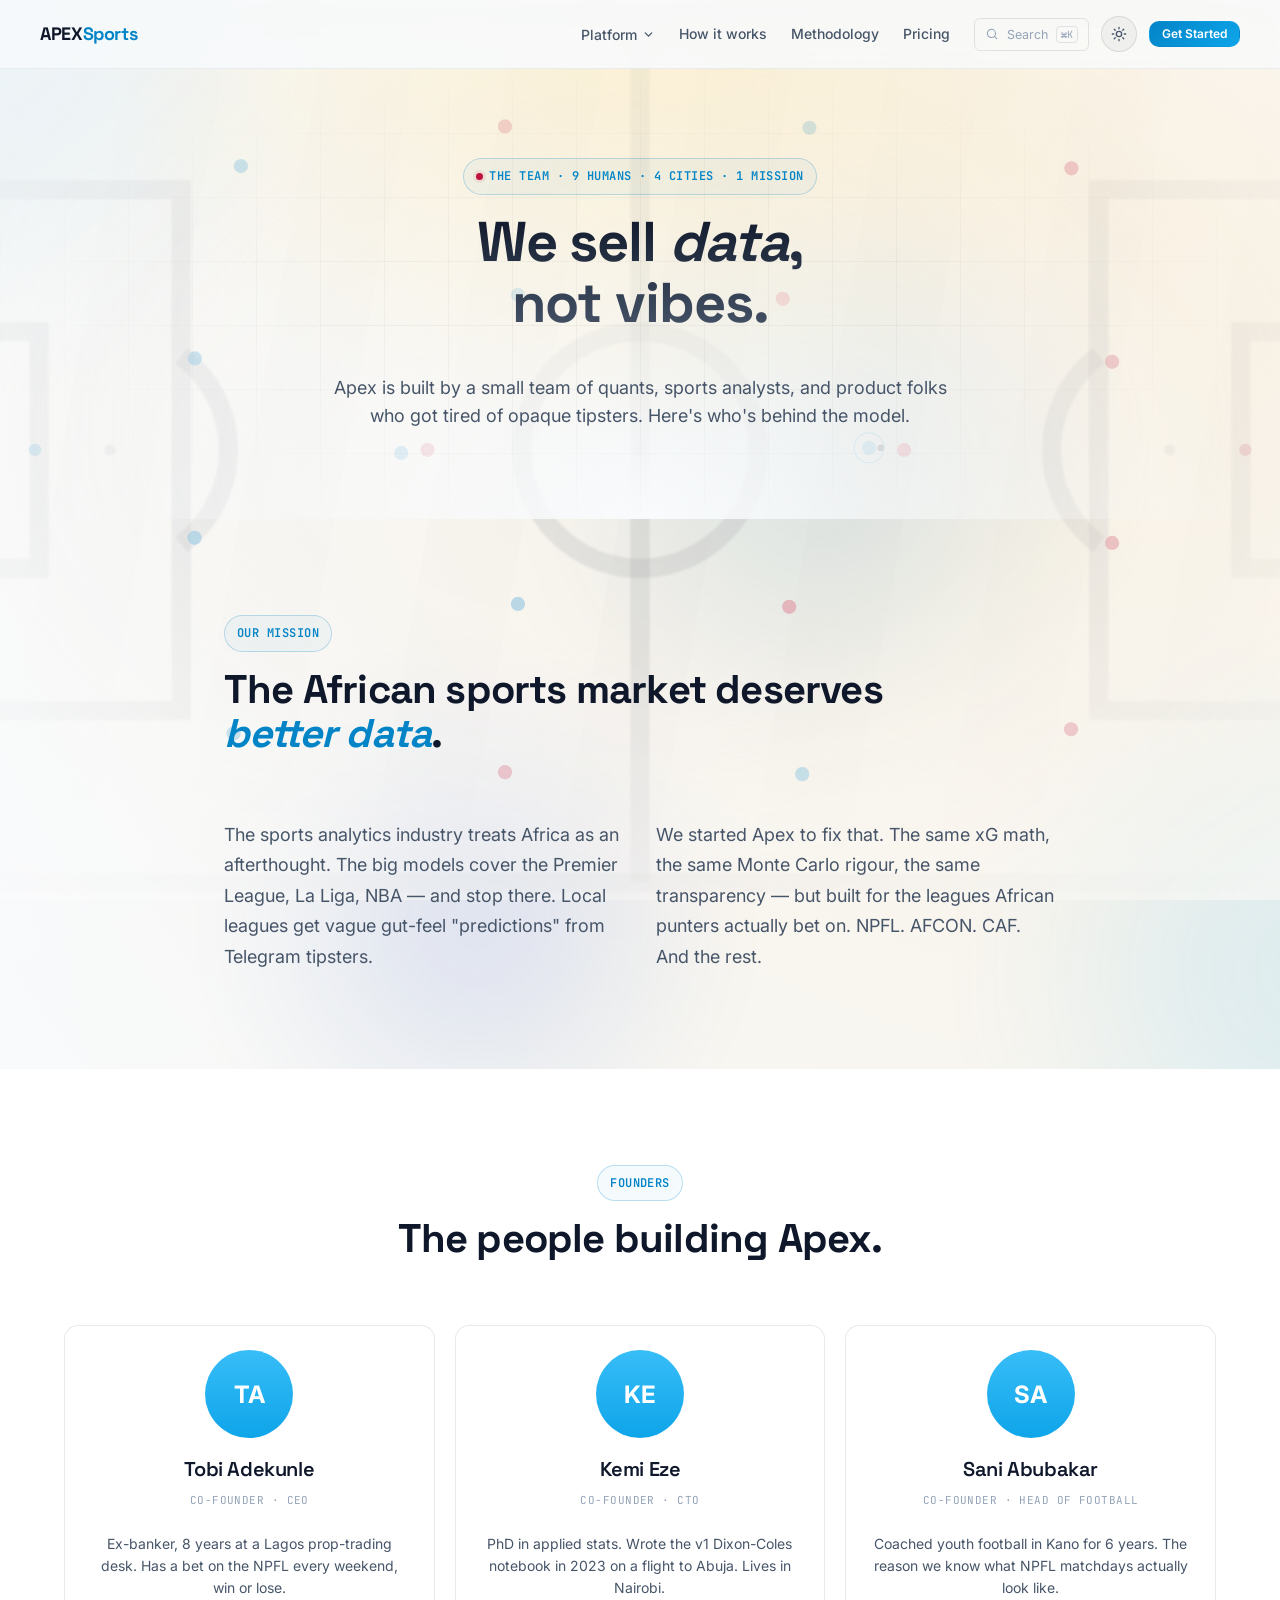
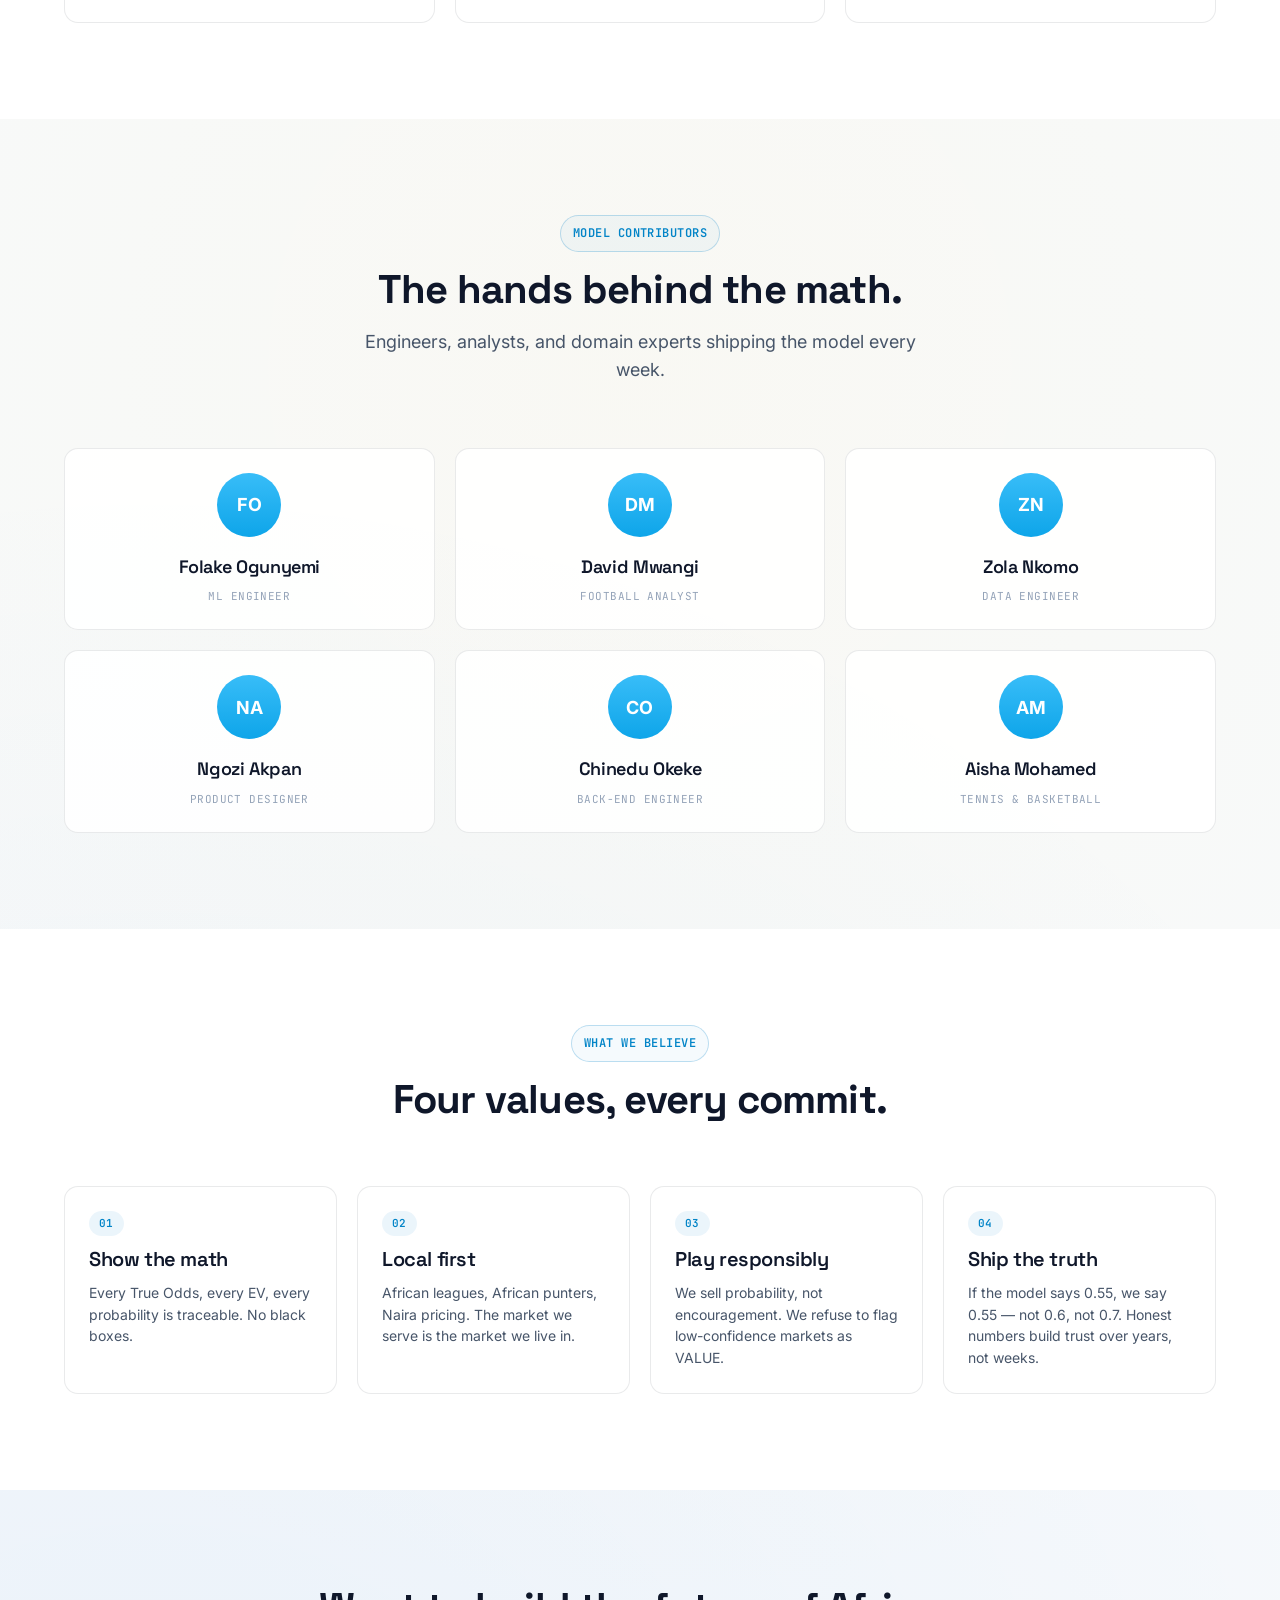
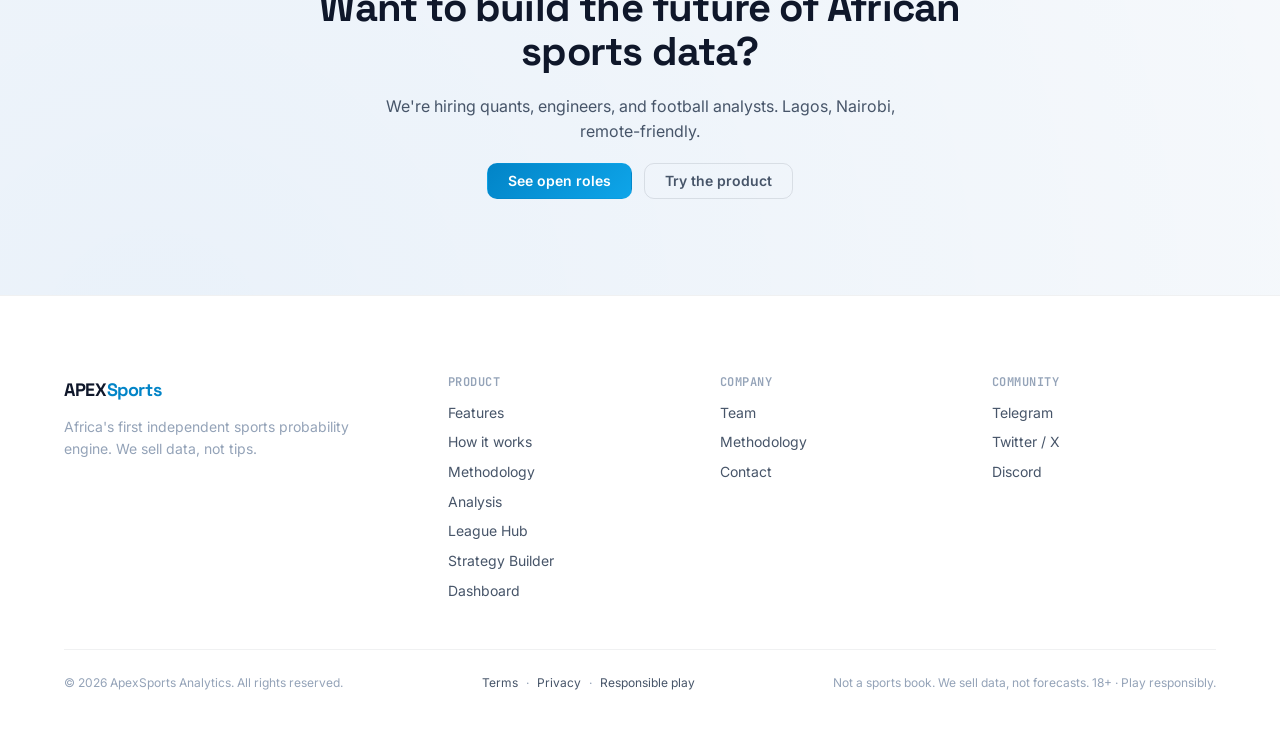
<file: team.html>
<!DOCTYPE html>
<html lang="en">
<head>
  <meta charset="UTF-8">
  <meta name="viewport" content="width=device-width, initial-scale=1.0">
  <title>Team — ApexSports Analytics</title>
  <meta name="description" content="The team behind ApexSports — founders, model contributors, and advisors building Africa's first independent sports probability engine.">
  <link rel="icon" type="image/svg+xml" href="data:image/svg+xml,%3Csvg xmlns='http://www.w3.org/2000/svg' viewBox='0 0 100 100'%3E%3Crect width='100' height='100' rx='22' fill='%230B1220'/%3E%3Cpath d='M50 16L82 82L68 82L62 68L38 68L32 82L18 82Z M44 58L56 58L50 44Z' fill='%2338BDF8'/%3E%3Ccircle cx='50' cy='50' r='3.5' fill='%230B1220'/%3E%3C/svg%3E">
  <link rel="preconnect" href="https://fonts.googleapis.com">
  <link rel="preconnect" href="https://fonts.gstatic.com" crossorigin>
  <link href="https://fonts.googleapis.com/css2?family=Space+Grotesk:wght@400;500;600;700&family=Inter:wght@400;500;600;700&family=JetBrains+Mono:wght@400;500;700&display=swap" rel="stylesheet">
  <link rel="stylesheet" href="design-tokens.css?v=20260730">
  <link rel="stylesheet" href="components.css?v=20260730">
  <link rel="stylesheet" href="styles.css?v=20260730">
  <link rel="stylesheet" href="theme.css?v=20260730">
  <link rel="stylesheet" href="apex-ui.css?v=20260730">
  <link rel="stylesheet" href="apex-modern.css?v=20260730">
  <script src="theme.js?v=20260730"></script>
</head>
<body>

<!-- Preloader — wordmark headline + live boot-log ticker + typed status -->
<!-- Preloader v2 — "Ignition".
     Three flex rows (top / centre / bottom) so nothing is free-floating
     and elements cannot overlap at any viewport size. Background layers
     and the progress bar are the only absolutely positioned pieces. -->
<div class="pl" id="preloader" role="status" aria-live="polite" aria-label="Loading">

  <div class="pl__fx" aria-hidden="true">
    <div class="pl__blob pl__blob--1"></div>
    <div class="pl__blob pl__blob--2"></div>
    <div class="pl__blob pl__blob--3"></div>
    <div class="pl__blob pl__blob--4"></div>
    <div class="pl__blob pl__blob--5"></div>
    <div class="pl__floor"></div>
    <div class="pl__ring" style="--r:0"></div>
    <div class="pl__ring" style="--r:1"></div>
    <div class="pl__ring" style="--r:2"></div>
    <canvas class="pl__net" data-pl-net></canvas>
    <div class="pl__streaks">
      <i class="pl__streak" style="--s:0"></i>
      <i class="pl__streak" style="--s:1"></i>
      <i class="pl__streak" style="--s:2"></i>
      <i class="pl__streak" style="--s:3"></i>
      <i class="pl__streak" style="--s:4"></i>
      <i class="pl__streak" style="--s:5"></i>
      <i class="pl__streak" style="--s:6"></i>
    </div>
    <div class="pl__scan"></div>
    <div class="pl__glitch"></div>
    <div class="pl__grain"></div>
    <div class="pl__vig"></div>
    <div class="pl__frame"></div>
    <div class="pl__flash"></div>
  </div>

  <div class="pl__row">
    <span class="pl__tag"><span class="pl__led"></span>Boot sequence</span>
    <span class="pl__row-right">
      <span class="pl__tag pl__tag--right">Node · af-south-1</span>
      <button class="pl__skip" type="button" data-pl-skip>Skip</button>
    </span>
  </div>

  <div class="pl__centre">
    <h1 class="pl__mark">
      <span class="pl__sleeve"><span class="pl__word" style="--i:0">Apex</span></span>
      <span class="pl__sleeve"><span class="pl__word pl__word--grad" style="--i:1">Sports</span></span>
    </h1>
    <p class="pl__tagline">Research Team · v4.7.2</p>
    <p class="pl__status">
      <span class="pl__status-dot" aria-hidden="true"></span>
      <span data-pl-status>Booting model runtime</span>
    </p>
  </div>

  <div class="pl__row pl__row--bottom">
    <div class="pl__count" aria-hidden="true">
      <span data-pl-num>00</span><span class="pl__count-pct">%</span>
    </div>

    <div class="pl__stats" aria-hidden="true">
      <div class="pl__stat">
        <span class="pl__stat-num" data-pl-stat="sims" data-to="10247">0</span>
        <span class="pl__stat-label">Simulations</span>
      </div>
      <div class="pl__stat">
        <span class="pl__stat-num" data-pl-stat="leagues" data-to="147">0</span>
        <span class="pl__stat-label">Leagues</span>
      </div>
      <div class="pl__stat">
        <span class="pl__stat-num" data-pl-stat="models" data-to="12">0</span>
        <span class="pl__stat-label">Models</span>
      </div>
    </div>

    <div class="pl__log" data-pl-log aria-hidden="true"></div>
  </div>

  <div class="pl__bar" role="progressbar" aria-valuemin="0" aria-valuemax="100" aria-valuenow="0" aria-label="Loading progress">
    <div class="pl__bar-fill" data-pl-fill></div>
  </div>
</div>

<!-- Top nav -->
<nav class="nav" id="navbar">
  <div class="container nav__inner">
    <a href="index.html" class="nav__brand">APEX<strong>Sports</strong></a>
    <div class="nav__links" id="navLinks">
      <div class="nav__group" data-navgroup>
        <button class="nav__trigger" type="button" aria-expanded="false" aria-haspopup="true">
          Platform
          <svg class="nav__chev" viewBox="0 0 24 24" width="13" height="13" fill="none" stroke="currentColor" stroke-width="2.4" stroke-linecap="round" stroke-linejoin="round" aria-hidden="true"><path d="m6 9 6 6 6-6"/></svg>
        </button>
        <div class="nav__menu">
          <a href="dashboard.html" class="nav__menuitem">
            <svg class="icon"><use href="#i-monitor"/></svg>
            <span><span class="nav__menuitem-t">Dashboard</span>
            <span class="nav__menuitem-d">Live True Odds, EV and value across 147 leagues</span></span>
          </a>
          <a href="analysis.html" class="nav__menuitem">
            <svg class="icon"><use href="#i-radar"/></svg>
            <span><span class="nav__menuitem-t">Athlete analysis</span>
            <span class="nav__menuitem-d">Heatmaps, xG progression and percentile profiles</span></span>
          </a>
          <a href="strategy-builder.html" class="nav__menuitem">
            <svg class="icon"><use href="#i-bookmark"/></svg>
            <span><span class="nav__menuitem-t">Strategy Builder</span>
            <span class="nav__menuitem-d">Stack legs and see correlation-aware risk</span></span>
          </a>
          <a href="league-hub.html" class="nav__menuitem">
            <svg class="icon"><use href="#i-trophy"/></svg>
            <span><span class="nav__menuitem-t">League Hub</span>
            <span class="nav__menuitem-d">African competitions modelled in depth</span></span>
          </a>
        </div>
      </div>
      <a href="index.html#showcase" class="nav__link">How it works</a>
      <a href="methodology.html" class="nav__link">Methodology</a>
      <a href="index.html#pricing" class="nav__link">Pricing</a>

      <div class="nav__cta">
        <button class="ui-cmdk-trigger" type="button" data-cmdk-open aria-label="Open command palette"><svg viewBox="0 0 24 24" fill="none" stroke="currentColor" stroke-width="1.8" stroke-linecap="round" stroke-linejoin="round" aria-hidden="true"><circle cx="11" cy="11" r="7"/><path d="m20 20-3.5-3.5"/></svg><span>Search</span><kbd>⌘K</kbd></button>
        <button type="button" class="theme-toggle" id="themeToggle" aria-label="Toggle light/dark theme">
          <svg class="icon-moon" viewBox="0 0 24 24" width="16" height="16" fill="none" stroke="currentColor" stroke-width="2" stroke-linecap="round" stroke-linejoin="round" aria-hidden="true">
            <path d="M21 12.79A9 9 0 1 1 11.21 3 7 7 0 0 0 21 12.79z"/>
          </svg>
          <svg class="icon-sun" viewBox="0 0 24 24" width="16" height="16" fill="none" stroke="currentColor" stroke-width="2" stroke-linecap="round" stroke-linejoin="round" aria-hidden="true">
            <circle cx="12" cy="12" r="4"/>
            <path d="M12 2v2M12 20v2M4.93 4.93l1.41 1.41M17.66 17.66l1.41 1.41M2 12h2M20 12h2M4.93 19.07l1.41-1.41M17.66 6.34l1.41-1.41"/>
          </svg>
        </button>
        <a href="index.html#pricing" class="btn btn--primary btn--sm">Get Started</a>
      </div>
    </div>
    <button class="nav__mobile-toggle" id="mobileToggle" aria-label="Menu">
      <span></span><span></span><span></span>
    </button>
  </div>
</nav>

<!-- Hero -->
<section class="hero section--tight" style="min-height:50vh;padding-block:var(--space-20) var(--space-12);">
  <div class="gradient-mesh" aria-hidden="true"></div>
  <div class="container hero__inner" style="grid-template-columns:1fr;">
    <div class="hero__content reveal" style="max-width:780px;margin-inline:auto;text-align:center;display:flex;flex-direction:column;align-items:center;gap:var(--space-4);">
      <span class="eyebrow" data-pulse>The team · 9 humans · 4 cities · 1 mission</span>
      <h1 class="hero__title">
        We sell <span class="title-flair">data</span>,<br>
        not vibes.
      </h1>
      <p class="hero__sub" style="max-width:640px;">
        Apex is built by a small team of quants, sports analysts, and product folks who got tired of opaque tipsters.
        Here's who's behind the model.
      </p>
    </div>
  </div>
</section>

<!-- Mission -->
<section class="section">
  <div class="container container-narrow">
    <div class="section-header reveal" style="text-align:left;align-items:flex-start;">
      <span class="eyebrow">Our mission</span>
      <h2 class="section-header__title" style="text-align:left;align-items:flex-start;">The African sports market deserves <span class="title-flair">better data</span>.</h2>
    </div>
    <div class="reveal" style="display:grid;grid-template-columns:1fr 1fr;gap:var(--space-8);">
      <p style="color:var(--text-secondary);font-size:var(--fs-18);line-height:var(--lh-loose);">
        The sports analytics industry treats Africa as an afterthought. The big models cover the Premier League, La Liga, NBA — and stop there. Local leagues get vague gut-feel "predictions" from Telegram tipsters.
      </p>
      <p style="color:var(--text-secondary);font-size:var(--fs-18);line-height:var(--lh-loose);">
        We started Apex to fix that. The same xG math, the same Monte Carlo rigour, the same transparency — but built for the leagues African punters actually bet on. NPFL. AFCON. CAF. And the rest.
      </p>
    </div>
  </div>
</section>

<!-- Team grid -->
<section class="section" style="background:var(--bg-surface);">
  <div class="container">
    <div class="section-header reveal">
      <span class="eyebrow">Founders</span>
      <h2 class="section-header__title">The people building Apex.</h2>
    </div>

    <div class="features-grid reveal" style="grid-template-columns:repeat(3, 1fr);">
      <article class="card feature" style="text-align:center;align-items:center;">
        <div class="testimonial__avatar" style="width:88px;height:88px;font-size:var(--fs-24);margin-bottom:var(--space-2);">TA</div>
        <h3 class="feature__title">Tobi Adekunle</h3>
        <p class="text-muted" style="font-family:var(--font-mono);font-size:11px;text-transform:uppercase;letter-spacing:var(--tracking-wide);margin-bottom:var(--space-3);">Co-founder · CEO</p>
        <p class="feature__desc">Ex-banker, 8 years at a Lagos prop-trading desk. Has a bet on the NPFL every weekend, win or lose.</p>
      </article>
      <article class="card feature" style="text-align:center;align-items:center;">
        <div class="testimonial__avatar" style="width:88px;height:88px;font-size:var(--fs-24);margin-bottom:var(--space-2);">KE</div>
        <h3 class="feature__title">Kemi Eze</h3>
        <p class="text-muted" style="font-family:var(--font-mono);font-size:11px;text-transform:uppercase;letter-spacing:var(--tracking-wide);margin-bottom:var(--space-3);">Co-founder · CTO</p>
        <p class="feature__desc">PhD in applied stats. Wrote the v1 Dixon-Coles notebook in 2023 on a flight to Abuja. Lives in Nairobi.</p>
      </article>
      <article class="card feature" style="text-align:center;align-items:center;">
        <div class="testimonial__avatar" style="width:88px;height:88px;font-size:var(--fs-24);margin-bottom:var(--space-2);">SA</div>
        <h3 class="feature__title">Sani Abubakar</h3>
        <p class="text-muted" style="font-family:var(--font-mono);font-size:11px;text-transform:uppercase;letter-spacing:var(--tracking-wide);margin-bottom:var(--space-3);">Co-founder · Head of Football</p>
        <p class="feature__desc">Coached youth football in Kano for 6 years. The reason we know what NPFL matchdays actually look like.</p>
      </article>
    </div>
  </div>
</section>

<!-- Model contributors -->
<section class="section">
  <div class="container">
    <div class="section-header reveal">
      <span class="eyebrow">Model contributors</span>
      <h2 class="section-header__title">The hands behind the math.</h2>
      <p class="section-header__sub">Engineers, analysts, and domain experts shipping the model every week.</p>
    </div>

    <div class="features-grid reveal" style="grid-template-columns:repeat(3, 1fr);">
      <article class="card feature" style="text-align:center;align-items:center;">
        <div class="testimonial__avatar" style="width:64px;height:64px;font-size:var(--fs-18);margin-bottom:var(--space-2);">FO</div>
        <h3 class="feature__title" style="font-size:var(--fs-18);">Folake Ogunyemi</h3>
        <p class="text-muted" style="font-family:var(--font-mono);font-size:11px;text-transform:uppercase;letter-spacing:var(--tracking-wide);">ML Engineer</p>
      </article>
      <article class="card feature" style="text-align:center;align-items:center;">
        <div class="testimonial__avatar" style="width:64px;height:64px;font-size:var(--fs-18);margin-bottom:var(--space-2);">DM</div>
        <h3 class="feature__title" style="font-size:var(--fs-18);">David Mwangi</h3>
        <p class="text-muted" style="font-family:var(--font-mono);font-size:11px;text-transform:uppercase;letter-spacing:var(--tracking-wide);">Football Analyst</p>
      </article>
      <article class="card feature" style="text-align:center;align-items:center;">
        <div class="testimonial__avatar" style="width:64px;height:64px;font-size:var(--fs-18);margin-bottom:var(--space-2);">ZN</div>
        <h3 class="feature__title" style="font-size:var(--fs-18);">Zola Nkomo</h3>
        <p class="text-muted" style="font-family:var(--font-mono);font-size:11px;text-transform:uppercase;letter-spacing:var(--tracking-wide);">Data Engineer</p>
      </article>
      <article class="card feature" style="text-align:center;align-items:center;">
        <div class="testimonial__avatar" style="width:64px;height:64px;font-size:var(--fs-18);margin-bottom:var(--space-2);">NA</div>
        <h3 class="feature__title" style="font-size:var(--fs-18);">Ngozi Akpan</h3>
        <p class="text-muted" style="font-family:var(--font-mono);font-size:11px;text-transform:uppercase;letter-spacing:var(--tracking-wide);">Product Designer</p>
      </article>
      <article class="card feature" style="text-align:center;align-items:center;">
        <div class="testimonial__avatar" style="width:64px;height:64px;font-size:var(--fs-18);margin-bottom:var(--space-2);">CO</div>
        <h3 class="feature__title" style="font-size:var(--fs-18);">Chinedu Okeke</h3>
        <p class="text-muted" style="font-family:var(--font-mono);font-size:11px;text-transform:uppercase;letter-spacing:var(--tracking-wide);">Back-end Engineer</p>
      </article>
      <article class="card feature" style="text-align:center;align-items:center;">
        <div class="testimonial__avatar" style="width:64px;height:64px;font-size:var(--fs-18);margin-bottom:var(--space-2);">AM</div>
        <h3 class="feature__title" style="font-size:var(--fs-18);">Aisha Mohamed</h3>
        <p class="text-muted" style="font-family:var(--font-mono);font-size:11px;text-transform:uppercase;letter-spacing:var(--tracking-wide);">Tennis &amp; Basketball</p>
      </article>
    </div>
  </div>
</section>

<!-- Values -->
<section class="section" style="background:var(--bg-surface);">
  <div class="container">
    <div class="section-header reveal">
      <span class="eyebrow">What we believe</span>
      <h2 class="section-header__title">Four values, every commit.</h2>
    </div>

    <div class="features-grid reveal" style="grid-template-columns:repeat(4, 1fr);">
      <div class="card feature">
        <span class="feature__tag">01</span>
        <h3 class="feature__title">Show the math</h3>
        <p class="feature__desc">Every True Odds, every EV, every probability is traceable. No black boxes.</p>
      </div>
      <div class="card feature">
        <span class="feature__tag">02</span>
        <h3 class="feature__title">Local first</h3>
        <p class="feature__desc">African leagues, African punters, Naira pricing. The market we serve is the market we live in.</p>
      </div>
      <div class="card feature">
        <span class="feature__tag">03</span>
        <h3 class="feature__title">Play responsibly</h3>
        <p class="feature__desc">We sell probability, not encouragement. We refuse to flag low-confidence markets as VALUE.</p>
      </div>
      <div class="card feature">
        <span class="feature__tag">04</span>
        <h3 class="feature__title">Ship the truth</h3>
        <p class="feature__desc">If the model says 0.55, we say 0.55 — not 0.6, not 0.7. Honest numbers build trust over years, not weeks.</p>
      </div>
    </div>
  </div>
</section>

<!-- CTA -->
<section class="section">
  <div class="container container-narrow">
    <div class="reveal" style="text-align:center;display:flex;flex-direction:column;align-items:center;gap:var(--space-5);">
      <h2 class="section-header__title">Want to build the future of African sports data?</h2>
      <p style="color:var(--text-secondary);max-width:520px;">We're hiring quants, engineers, and football analysts. Lagos, Nairobi, remote-friendly.</p>
      <div class="btn-group btn-group--center">
        <a href="mailto:hiring@apexsports.ng" class="btn btn--primary btn--md">See open roles</a>
        <a href="index.html#pricing" class="btn btn--ghost btn--md">Try the product</a>
      </div>
    </div>
  </div>
</section>

<!-- Footer -->
<footer class="footer">
  <div class="container">
    <div class="footer__grid">
      <div>
        <a href="index.html" class="nav__brand">APEX<strong>Sports</strong></a>
        <p class="footer__brand-desc">Africa's first independent sports probability engine. We sell data, not tips.</p>
      </div>
      <div>
        <h6 class="footer__col-title">Product</h6>
        <div class="footer__links">
          <a href="index.html#features">Features</a>
          <a href="index.html#showcase">How it works</a>
          <a href="methodology.html">Methodology</a>
          <a href="analysis.html">Analysis</a>
          <a href="league-hub.html">League Hub</a>
          <a href="strategy-builder.html">Strategy Builder</a>
          <a href="dashboard.html">Dashboard</a>
        </div>
      </div>
      <div>
        <h6 class="footer__col-title">Company</h6>
        <div class="footer__links">
          <a href="team.html">Team</a>
          <a href="methodology.html">Methodology</a>
          <a href="mailto:hello@apexsports.ng">Contact</a>
        </div>
      </div>
      <div>
        <h6 class="footer__col-title">Community</h6>
        <div class="footer__links">
          <a href="#">Telegram</a>
          <a href="#">Twitter / X</a>
          <a href="#">Discord</a>
        </div>
      </div>
    </div>
    <div class="footer__bottom">
      <span>© 2026 ApexSports Analytics. All rights reserved.</span>
      <span class="footer__legal">
        <a href="terms.html">Terms</a>
        <span aria-hidden="true">·</span>
        <a href="privacy.html">Privacy</a>
        <span aria-hidden="true">·</span>
        <a href="responsible-play.html">Responsible play</a>
      </span>
      <span>Not a sports book. We sell data, not forecasts. 18+ · Play responsibly.</span>
    </div>
  </div>
</footer>

<!-- Toast stack -->
<div class="toast-stack" id="toastStack" aria-live="polite" aria-atomic="true"></div>

<script src="app.js?v=20260730"></script>
<script src="apex-icons.js?v=20260730" defer></script>
<script src="apex-extras.js?v=20260730"></script>
  <script src="apex-ui.js?v=20260730" defer></script>
  <script src="apex-modern.js?v=20260730" defer></script>
  <script src="apex-sports.js?v=20260730" defer></script>
</body>
</html>
</file>
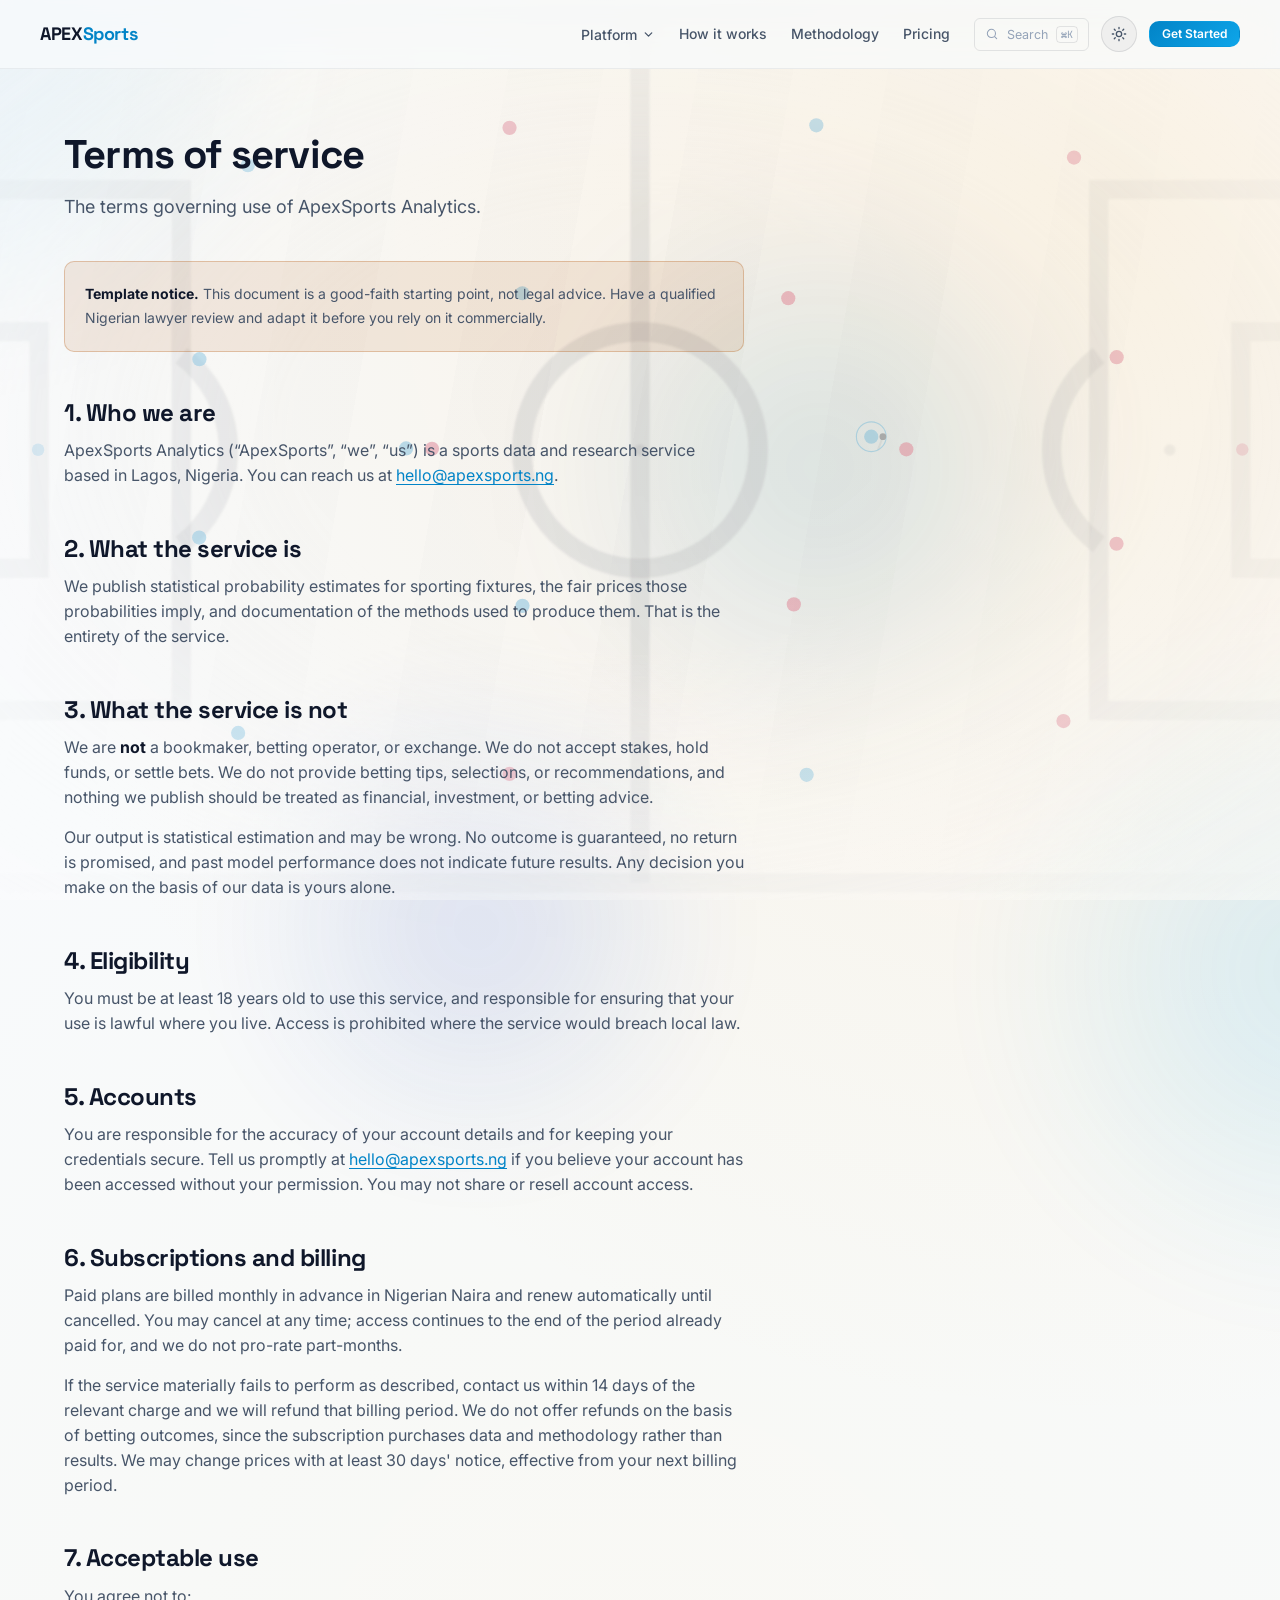
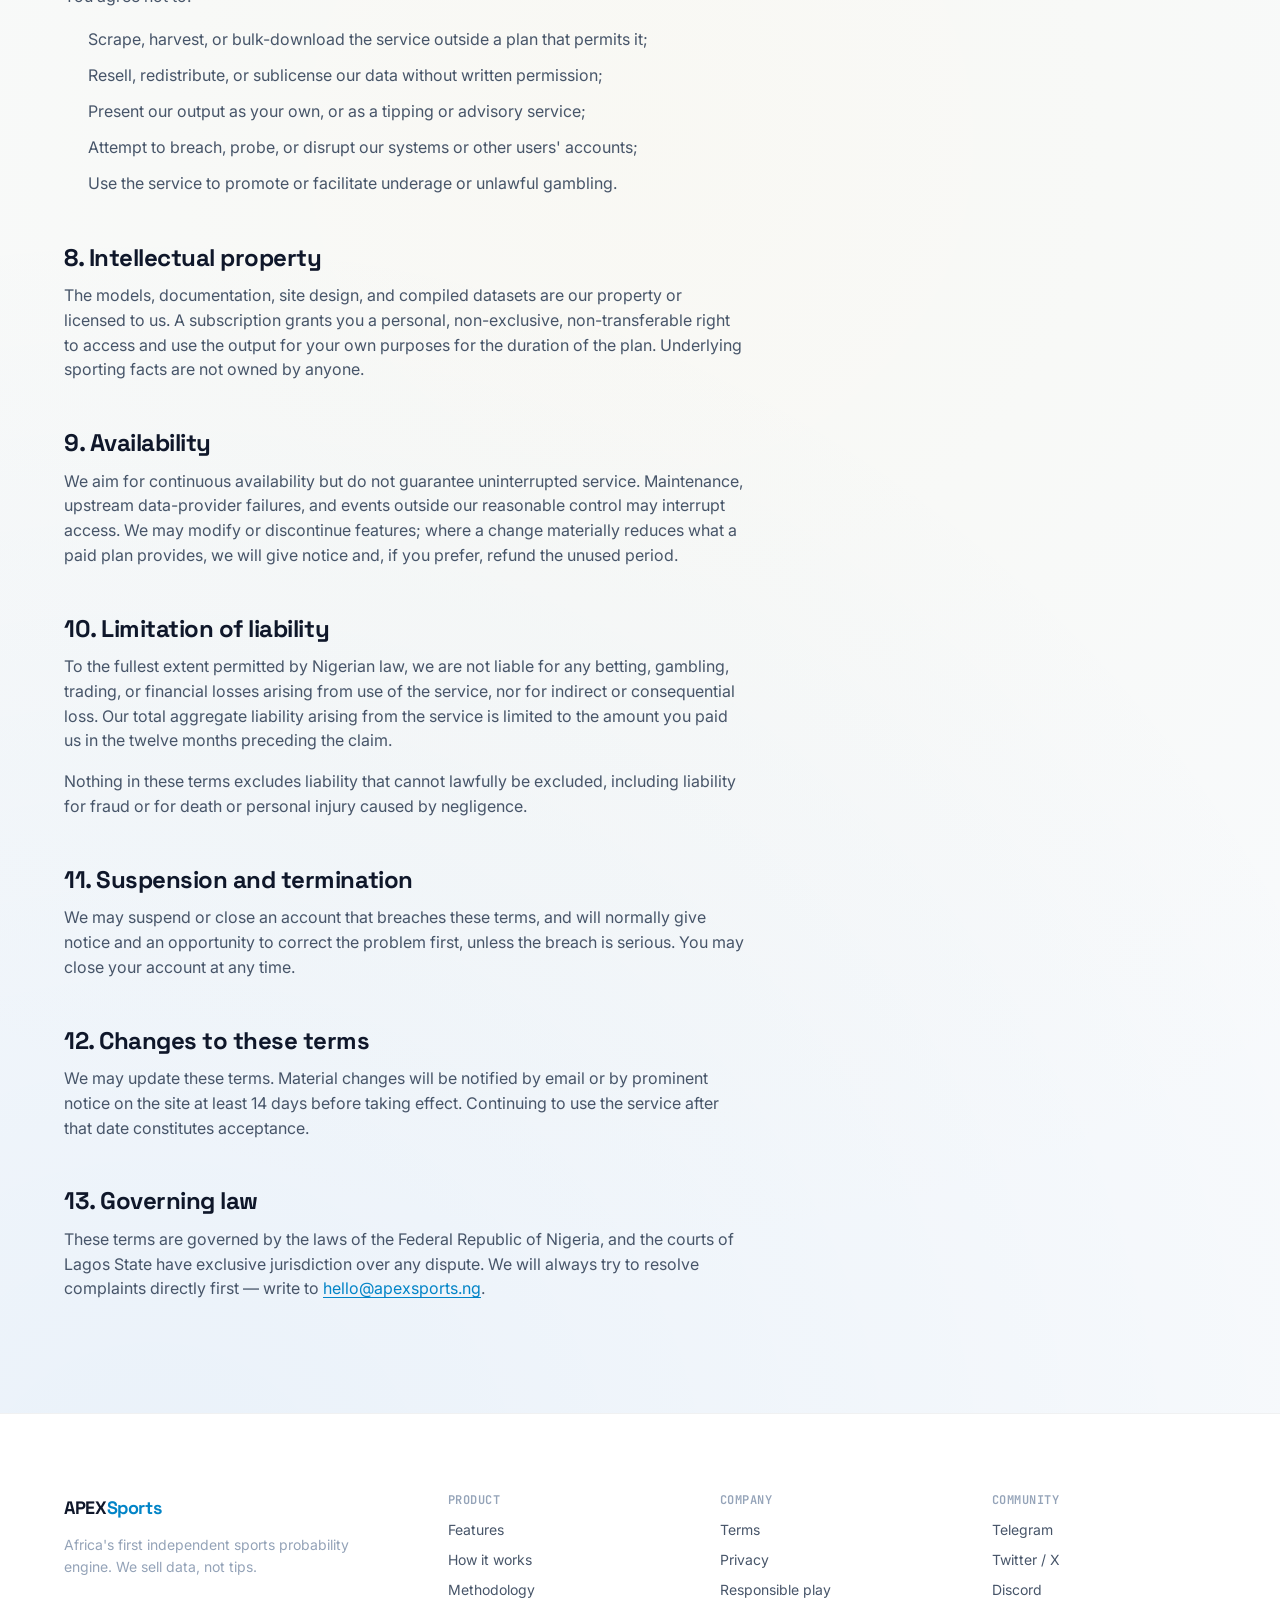
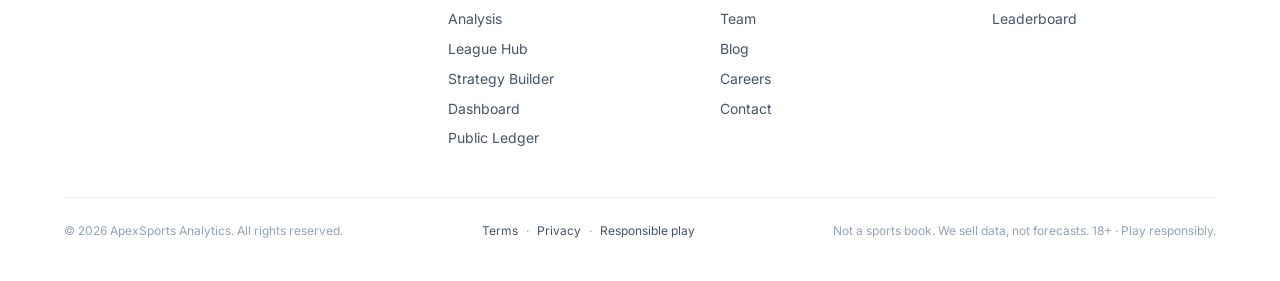
<file: terms.html>
<!DOCTYPE html>
<html lang="en">
<head>
  <meta charset="UTF-8">
  <meta name="viewport" content="width=device-width, initial-scale=1.0">
  <title>Terms of service — ApexSports Analytics</title>
  <meta name="description" content="The terms governing use of ApexSports Analytics.">
  <meta name="theme-color" content="#06080F">
  <meta name="color-scheme" content="dark light">
  <link rel="preconnect" href="https://fonts.googleapis.com">
  <link rel="preconnect" href="https://fonts.gstatic.com" crossorigin>
  <link href="https://fonts.googleapis.com/css2?family=Space+Grotesk:wght@400;500;600;700&family=Inter:wght@400;500;600;700&family=JetBrains+Mono:wght@400;500;700&display=swap" rel="stylesheet">
  <link rel="stylesheet" href="design-tokens.css?v=20260730">
  <link rel="stylesheet" href="components.css?v=20260730">
  <link rel="stylesheet" href="styles.css?v=20260730">
  <link rel="stylesheet" href="theme.css?v=20260730">
  <link rel="stylesheet" href="apex-ui.css?v=20260730">
  <link rel="stylesheet" href="apex-modern.css?v=20260730">
  <script src="theme.js?v=20260730"></script>
  <script src="lightning.js?v=20260730"></script>
</head>

  <style>
    .legal-wrap { padding-block: var(--space-16) var(--space-24); }
    .legal { max-width: 68ch; color: var(--text-secondary); font-size: var(--fs-16); line-height: 1.75; }
    .legal h1 { font-family: var(--font-display); font-size: var(--fs-40); color: var(--text-primary);
                letter-spacing: var(--tracking-tight); margin-bottom: var(--space-4); }
    .legal .lede { font-size: var(--fs-18); color: var(--text-secondary); margin-bottom: var(--space-10); }
    .legal h2 { font-family: var(--font-display); font-size: var(--fs-24); color: var(--text-primary);
                margin-top: var(--space-12); margin-bottom: var(--space-3); letter-spacing: var(--tracking-tight); }
    .legal p, .legal ul { margin-bottom: var(--space-4); }
    .legal ul { padding-left: var(--space-6); }
    .legal li { margin-bottom: var(--space-2); }
    .legal li::marker { color: var(--text-muted); }
    .legal a { color: var(--accent); text-decoration: underline; text-underline-offset: .2em; }
    .legal strong { color: var(--text-primary); }
    .legal-note { border: 1px solid var(--warning-border); background: var(--warning-soft);
                  border-radius: var(--radius-md); padding: var(--space-5); margin-bottom: var(--space-10);
                  color: var(--text-secondary); font-size: var(--fs-14); }
  </style>
<body>

<nav class="nav" id="navbar">
  <div class="container nav__inner">
    <a href="#" class="nav__brand">APEX<strong>Sports</strong></a>
    <div class="nav__links" id="navLinks">
      <div class="nav__group" data-navgroup>
        <button class="nav__trigger" type="button" aria-expanded="false" aria-haspopup="true">
          Platform
          <svg class="nav__chev" viewBox="0 0 24 24" width="13" height="13" fill="none" stroke="currentColor" stroke-width="2.4" stroke-linecap="round" stroke-linejoin="round" aria-hidden="true"><path d="m6 9 6 6 6-6"/></svg>
        </button>
        <div class="nav__menu">
          <a href="dashboard.html" class="nav__menuitem">
            <svg class="icon"><use href="#i-monitor"/></svg>
            <span><span class="nav__menuitem-t">Dashboard</span>
            <span class="nav__menuitem-d">Live True Odds, EV and value across 147 leagues</span></span>
          </a>
          <a href="analysis.html" class="nav__menuitem">
            <svg class="icon"><use href="#i-radar"/></svg>
            <span><span class="nav__menuitem-t">Athlete analysis</span>
            <span class="nav__menuitem-d">Heatmaps, xG progression and percentile profiles</span></span>
          </a>
          <a href="strategy-builder.html" class="nav__menuitem">
            <svg class="icon"><use href="#i-bookmark"/></svg>
            <span><span class="nav__menuitem-t">Strategy Builder</span>
            <span class="nav__menuitem-d">Stack legs and see correlation-aware risk</span></span>
          </a>
          <a href="league-hub.html" class="nav__menuitem">
            <svg class="icon"><use href="#i-trophy"/></svg>
            <span><span class="nav__menuitem-t">League Hub</span>
            <span class="nav__menuitem-d">African competitions modelled in depth</span></span>
          </a>
        </div>
      </div>
      <a href="index.html#showcase" class="nav__link">How it works</a>
      <a href="methodology.html" class="nav__link">Methodology</a>
      <a href="index.html#pricing" class="nav__link">Pricing</a>

      <div class="nav__cta">
        <button class="ui-cmdk-trigger" type="button" data-cmdk-open aria-label="Open command palette"><svg viewBox="0 0 24 24" fill="none" stroke="currentColor" stroke-width="1.8" stroke-linecap="round" stroke-linejoin="round" aria-hidden="true"><circle cx="11" cy="11" r="7"/><path d="m20 20-3.5-3.5"/></svg><span>Search</span><kbd>⌘K</kbd></button>
        <button type="button" class="theme-toggle" id="themeToggle" aria-label="Toggle light/dark theme">
          <svg class="icon-moon" viewBox="0 0 24 24" width="16" height="16" fill="none" stroke="currentColor" stroke-width="2" stroke-linecap="round" stroke-linejoin="round" aria-hidden="true">
            <path d="M21 12.79A9 9 0 1 1 11.21 3 7 7 0 0 0 21 12.79z"/>
          </svg>
          <svg class="icon-sun" viewBox="0 0 24 24" width="16" height="16" fill="none" stroke="currentColor" stroke-width="2" stroke-linecap="round" stroke-linejoin="round" aria-hidden="true">
            <circle cx="12" cy="12" r="4"/>
            <path d="M12 2v2M12 20v2M4.93 4.93l1.41 1.41M17.66 17.66l1.41 1.41M2 12h2M20 12h2M4.93 19.07l1.41-1.41M17.66 6.34l1.41-1.41"/>
          </svg>
        </button>
        <a href="#pricing" class="btn btn--primary btn--sm">Get Started</a>
      </div>
    </div>
    <button class="nav__mobile-toggle" id="mobileToggle" aria-label="Menu">
      <span></span><span></span><span></span>
    </button>
  </div>
</nav>

<main class="legal-wrap">
  <div class="container">
    <article class="legal">
      <h1>Terms of service</h1>
      <p class="lede">The terms governing use of ApexSports Analytics.</p>

        <div class="legal-note"><strong>Template notice.</strong>
            This document is a good-faith starting point, not legal advice. Have a qualified
            Nigerian lawyer review and adapt it before you rely on it commercially.</div>

        <h2>1. Who we are</h2>
        <p>
          ApexSports Analytics (“ApexSports”, “we”, “us”) is a sports data and research service
          based in Lagos, Nigeria. You can reach us at
          <a href="mailto:hello@apexsports.ng">hello@apexsports.ng</a>.
        </p>

        <h2>2. What the service is</h2>
        <p>
          We publish statistical probability estimates for sporting fixtures, the fair prices those
          probabilities imply, and documentation of the methods used to produce them. That is the
          entirety of the service.
        </p>

        <h2>3. What the service is not</h2>
        <p>
          We are <strong>not</strong> a bookmaker, betting operator, or exchange. We do not accept
          stakes, hold funds, or settle bets. We do not provide betting tips, selections, or
          recommendations, and nothing we publish should be treated as financial, investment, or
          betting advice.
        </p>
        <p>
          Our output is statistical estimation and may be wrong. No outcome is guaranteed, no return
          is promised, and past model performance does not indicate future results. Any decision you
          make on the basis of our data is yours alone.
        </p>

        <h2>4. Eligibility</h2>
        <p>
          You must be at least 18 years old to use this service, and responsible for ensuring that
          your use is lawful where you live. Access is prohibited where the service would breach
          local law.
        </p>

        <h2>5. Accounts</h2>
        <p>
          You are responsible for the accuracy of your account details and for keeping your
          credentials secure. Tell us promptly at
          <a href="mailto:hello@apexsports.ng">hello@apexsports.ng</a> if you believe your account
          has been accessed without your permission. You may not share or resell account access.
        </p>

        <h2>6. Subscriptions and billing</h2>
        <p>
          Paid plans are billed monthly in advance in Nigerian Naira and renew automatically until
          cancelled. You may cancel at any time; access continues to the end of the period already
          paid for, and we do not pro-rate part-months.
        </p>
        <p>
          If the service materially fails to perform as described, contact us within 14 days of the
          relevant charge and we will refund that billing period. We do not offer refunds on the
          basis of betting outcomes, since the subscription purchases data and methodology rather
          than results. We may change prices with at least 30 days' notice, effective from your next
          billing period.
        </p>

        <h2>7. Acceptable use</h2>
        <p>You agree not to:</p>
        <ul>
          <li>Scrape, harvest, or bulk-download the service outside a plan that permits it;</li>
          <li>Resell, redistribute, or sublicense our data without written permission;</li>
          <li>Present our output as your own, or as a tipping or advisory service;</li>
          <li>Attempt to breach, probe, or disrupt our systems or other users' accounts;</li>
          <li>Use the service to promote or facilitate underage or unlawful gambling.</li>
        </ul>

        <h2>8. Intellectual property</h2>
        <p>
          The models, documentation, site design, and compiled datasets are our property or
          licensed to us. A subscription grants you a personal, non-exclusive, non-transferable
          right to access and use the output for your own purposes for the duration of the plan.
          Underlying sporting facts are not owned by anyone.
        </p>

        <h2>9. Availability</h2>
        <p>
          We aim for continuous availability but do not guarantee uninterrupted service. Maintenance,
          upstream data-provider failures, and events outside our reasonable control may interrupt
          access. We may modify or discontinue features; where a change materially reduces what a
          paid plan provides, we will give notice and, if you prefer, refund the unused period.
        </p>

        <h2>10. Limitation of liability</h2>
        <p>
          To the fullest extent permitted by Nigerian law, we are not liable for any betting,
          gambling, trading, or financial losses arising from use of the service, nor for indirect
          or consequential loss. Our total aggregate liability arising from the service is limited
          to the amount you paid us in the twelve months preceding the claim.
        </p>
        <p>
          Nothing in these terms excludes liability that cannot lawfully be excluded, including
          liability for fraud or for death or personal injury caused by negligence.
        </p>

        <h2>11. Suspension and termination</h2>
        <p>
          We may suspend or close an account that breaches these terms, and will normally give
          notice and an opportunity to correct the problem first, unless the breach is serious.
          You may close your account at any time.
        </p>

        <h2>12. Changes to these terms</h2>
        <p>
          We may update these terms. Material changes will be notified by email or by prominent
          notice on the site at least 14 days before taking effect. Continuing to use the service
          after that date constitutes acceptance.
        </p>

        <h2>13. Governing law</h2>
        <p>
          These terms are governed by the laws of the Federal Republic of Nigeria, and the courts of
          Lagos State have exclusive jurisdiction over any dispute. We will always try to resolve
          complaints directly first — write to
          <a href="mailto:hello@apexsports.ng">hello@apexsports.ng</a>.
        </p>
      
    </article>
  </div>
</main>

<footer class="footer">
  <div class="container">
    <div class="footer__grid">
      <div>
        <a href="#" class="nav__brand">APEX<strong>Sports</strong></a>
        <p class="footer__brand-desc">Africa's first independent sports probability engine. We sell data, not tips.</p>
      </div>
      <div>
        <h6 class="footer__col-title">Product</h6>
        <div class="footer__links">
          <a href="#features">Features</a>
          <a href="#showcase">How it works</a>
          <a href="methodology.html">Methodology</a>
          <a href="analysis.html">Analysis</a>
          <a href="league-hub.html">League Hub</a>
          <a href="strategy-builder.html">Strategy Builder</a>
          <a href="dashboard.html">Dashboard</a>
          <a href="#ledger">Public Ledger</a>
        </div>
      </div>
      <div>
        <h6 class="footer__col-title">Company</h6>
        <div class="footer__links">
          <a href="terms.html">Terms</a>
          <a href="privacy.html">Privacy</a>
          <a href="responsible-play.html">Responsible play</a>
          <a href="team.html">Team</a>
          <a href="#">Blog</a>
          <a href="#">Careers</a>
          <a href="mailto:hello@apexsports.ng">Contact</a>
        </div>
      </div>
      <div>
        <h6 class="footer__col-title">Community</h6>
        <div class="footer__links">
          <a href="#">Telegram</a>
          <a href="#">Twitter / X</a>
          <a href="#">Discord</a>
          <a href="#">Leaderboard</a>
        </div>
      </div>
    </div>
    <div class="footer__bottom">
      <span>© 2026 ApexSports Analytics. All rights reserved.</span>
      <span class="footer__legal">
        <a href="terms.html">Terms</a>
        <span aria-hidden="true">·</span>
        <a href="privacy.html">Privacy</a>
        <span aria-hidden="true">·</span>
        <a href="responsible-play.html">Responsible play</a>
      </span>
      <span>Not a sports book. We sell data, not forecasts. 18+ · Play responsibly.</span>
    </div>
  </div>
</footer>

<script src="app.js?v=20260730"></script>
<script src="apex-icons.js?v=20260730" defer></script>
<script src="apex-extras.js?v=20260730"></script>
<script src="apex-ui.js?v=20260730" defer></script>
<script src="apex-modern.js?v=20260730" defer></script>
  <script src="apex-sports.js?v=20260730" defer></script>
</body>
</html>
</file>
<file: design-tokens.css>
/* ============================================================
   APEX SPORTS — Design Tokens
   Single source of truth for color, type, spacing, radius,
   shadow, motion. Dark is the default; light overrides below.
   ============================================================ */

:root {
  /* ---------- Color · surfaces ---------- */
  --bg-base:       #06080F;
  --bg-surface:    #0C1018;
  --bg-elevated:   #11161F;
  --bg-inset:      #080B12;
  --bg-overlay:    rgba(6, 8, 15, 0.85);

  /* ---------- Color · borders ---------- */
  --border-subtle:  rgba(255, 255, 255, 0.06);
  --border-default: rgba(255, 255, 255, 0.10);
  --border-strong:  rgba(255, 255, 255, 0.16);

  /* ---------- Color · text ---------- */
  --text-primary:   #F4F6FA;
  --text-secondary: #9AA4B5;
  --text-muted:     #5C6677;
  --text-inverse:   #06080F;

  /* ---------- Color · brand ---------- */
  --accent:          #38BDF8;             /* cyan-400 — calmer than neon */
  --accent-hover:    #7DD3FC;
  --accent-pressed:  #0EA5E9;
  --accent-soft:     rgba(56, 189, 248, 0.10);
  --accent-softer:   rgba(56, 189, 248, 0.06);
  --accent-border:   rgba(56, 189, 248, 0.24);
  --accent-glow:     0 0 0 1px rgba(56, 189, 248, 0.20), 0 8px 32px rgba(56, 189, 248, 0.12);

  --highlight:        #FCD34D;            /* gold-300 */
  --highlight-soft:   rgba(252, 211, 77, 0.10);
  --highlight-border: rgba(252, 211, 77, 0.28);

  /* ---------- Color · semantic ---------- */
  --positive:        #10B981;
  --positive-soft:   rgba(16, 185, 129, 0.10);
  --positive-border: rgba(16, 185, 129, 0.28);

  --warning:        #F59E0B;
  --warning-soft:   rgba(245, 158, 11, 0.10);
  --warning-border: rgba(245, 158, 11, 0.28);

  --negative:        #EF4444;
  --negative-soft:   rgba(239, 68, 68, 0.10);
  --negative-border: rgba(239, 68, 68, 0.28);

  --neutral-soft:   rgba(255, 255, 255, 0.04);
  --neutral-border: rgba(255, 255, 255, 0.08);

  /* ---------- Color · gradients ---------- */
  --gradient-accent:    linear-gradient(180deg, #38BDF8 0%, #0EA5E9 100%);
  --gradient-accent-soft: linear-gradient(135deg, rgba(56, 189, 248, 0.18) 0%, rgba(56, 189, 248, 0) 60%);
  --gradient-text:      linear-gradient(180deg, #F4F6FA 0%, #9AA4B5 100%);
  --gradient-gold:      linear-gradient(180deg, #FCD34D 0%, #B45309 100%);
  --gradient-hero-glow:
    radial-gradient(ellipse at 30% 40%, rgba(56, 189, 248, 0.10) 0%, transparent 55%),
    radial-gradient(ellipse at 75% 20%, rgba(124, 58, 237, 0.06) 0%, transparent 50%);

  /* ---------- Typography ---------- */
  --font-display: 'Space Grotesk', system-ui, -apple-system, sans-serif;
  --font-body:    'Inter', system-ui, -apple-system, sans-serif;
  --font-mono:    'JetBrains Mono', ui-monospace, 'SF Mono', Menlo, monospace;

  --fs-12: 0.75rem;     /* micro */
  --fs-14: 0.875rem;    /* small */
  --fs-16: 1rem;        /* base */
  --fs-18: 1.125rem;    /* lg */
  --fs-20: 1.25rem;     /* xl */
  --fs-24: 1.5rem;      /* 2xl */
  --fs-32: 2rem;        /* 3xl */
  --fs-40: 2.5rem;      /* 4xl */
  --fs-56: 3.5rem;      /* 5xl */
  --fs-72: 4.5rem;      /* display */

  --lh-tight:  1.1;
  --lh-snug:   1.3;
  --lh-normal: 1.55;
  --lh-loose:  1.7;

  --tracking-tight:  -0.02em;
  --tracking-normal: 0;
  --tracking-wide:   0.04em;
  --tracking-mono:   0.02em;

  --fw-regular:  400;
  --fw-medium:   500;
  --fw-semibold: 600;
  --fw-bold:     700;

  /* ---------- Spacing · 4-pt scale ---------- */
  --space-1:  4px;
  --space-2:  8px;
  --space-3:  12px;
  --space-4:  16px;
  --space-5:  20px;
  --space-6:  24px;
  --space-8:  32px;
  --space-10: 40px;
  --space-12: 48px;
  --space-16: 64px;
  --space-20: 80px;
  --space-24: 96px;
  --space-32: 128px;

  /* ---------- Radius ---------- */
  --radius-sm:   6px;
  --radius-md:   10px;
  --radius-lg:   14px;
  --radius-xl:   20px;
  --radius-2xl:  28px;
  --radius-full: 9999px;

  /* ---------- Shadow ---------- */
  --shadow-xs:    0 1px 2px rgba(0, 0, 0, 0.35);
  --shadow-sm:    0 2px 8px rgba(0, 0, 0, 0.45);
  --shadow-md:    0 8px 24px rgba(0, 0, 0, 0.50);
  --shadow-lg:    0 24px 48px rgba(0, 0, 0, 0.55);
  --shadow-glow:  0 0 0 1px rgba(56, 189, 248, 0.20), 0 8px 32px rgba(56, 189, 248, 0.10);

  /* ---------- Motion ---------- */
  --ease-out:    cubic-bezier(0.16, 1, 0.3, 1);
  --ease-in-out: cubic-bezier(0.65, 0, 0.35, 1);
  --ease-spring: cubic-bezier(0.34, 1.56, 0.64, 1);
  --dur-fast:  150ms;
  --dur-base:  240ms;
  --dur-slow:  400ms;

  /* ---------- Layout ---------- */
  --container-narrow: 880px;
  --container-base:   1200px;
  --container-wide:   1400px;

  /* ---------- Backwards-compat aliases (so old code keeps working) ---------- */
  --primary: var(--accent);
  --bg-primary: var(--bg-base);
  --bg-secondary: var(--bg-surface);
  --bg-card: var(--bg-elevated);
  --bg-card-hover: var(--bg-elevated);
  --bg-glass: var(--neutral-soft);
  --bg-glass-strong: var(--neutral-soft);
  --electric-blue: var(--accent);
  --plasma-cyan: var(--accent);
  --electric-purple: #8B5CF6;
  --storm-blue: #0EA5E9;
  --bolt-gold: var(--highlight);
  --bolt-white: var(--text-primary);
  --text-accent-cyan: var(--accent);
  --text-accent-purple: #A78BFA;
  --text-accent-emerald: var(--positive);
  --text-accent-gold: var(--highlight);
  --border-lightning: var(--accent-border);
  --border-glow-cyan: var(--accent-border);
  --border-glow-purple: rgba(139, 92, 246, 0.30);
  --border-glow-gold: var(--highlight-border);
  --glow-cyan: var(--shadow-glow);
  --glow-purple: 0 0 0 1px rgba(139, 92, 246, 0.24), 0 8px 32px rgba(139, 92, 246, 0.10);
  --glow-emerald: 0 0 0 1px rgba(16, 185, 129, 0.20), 0 8px 32px rgba(16, 185, 129, 0.10);
  --glow-gold: 0 0 0 1px rgba(252, 211, 77, 0.24), 0 8px 32px rgba(252, 211, 77, 0.08);
  --shadow-card: var(--shadow-md);
  --shadow-elevated: var(--shadow-lg);
  --gradient-cyan: var(--gradient-accent);
  --gradient-purple: linear-gradient(135deg, #8B5CF6, #A78BFA);
  --gradient-emerald: linear-gradient(135deg, #10B981, #34D399);
  --gradient-bolt: var(--gradient-gold);
  --gradient-electric: var(--gradient-accent);
  --gradient-plasma: linear-gradient(135deg, #38BDF8, #8B5CF6);
  --font-heading: var(--font-display);
  --container-max: var(--container-base);
  --radius-sm-legacy: var(--radius-sm);
  --radius-md-legacy: var(--radius-md);
  --radius-lg-legacy: var(--radius-lg);
  --radius-xl-legacy: var(--radius-xl);
  --transition-fast: var(--dur-fast) var(--ease-out);
  --transition-base: var(--dur-base) var(--ease-out);
  --transition-slow: var(--dur-slow) var(--ease-out);

  color-scheme: dark;
}

/* ============================================================
   LIGHT THEME — overrides the same tokens
   Toggle with [data-theme="light"] on <html> (handled by theme.js)
   ============================================================ */
:root[data-theme="light"] {
  --bg-base:       #F8FAFC;
  --bg-surface:    #FFFFFF;
  --bg-elevated:   #FFFFFF;
  --bg-inset:      #F1F5F9;
  --bg-overlay:    rgba(248, 250, 252, 0.90);

  --border-subtle:  rgba(15, 23, 42, 0.06);
  --border-default: rgba(15, 23, 42, 0.10);
  --border-strong:  rgba(15, 23, 42, 0.18);

  --text-primary:   #0F172A;
  --text-secondary: #475569;
  --text-muted:     #94A3B8;
  --text-inverse:   #FFFFFF;

  --accent:          #0284C7;
  --accent-hover:    #0369A1;
  --accent-pressed:  #075985;
  --accent-soft:     rgba(2, 132, 199, 0.08);
  --accent-softer:   rgba(2, 132, 199, 0.04);
  --accent-border:   rgba(2, 132, 199, 0.24);
  --accent-glow:     0 0 0 1px rgba(2, 132, 199, 0.18), 0 8px 24px rgba(2, 132, 199, 0.10);

  --highlight:        #B45309;
  --highlight-soft:   rgba(180, 83, 9, 0.10);
  --highlight-border: rgba(180, 83, 9, 0.30);

  --positive:        #047857;
  --positive-soft:   rgba(4, 120, 87, 0.10);
  --positive-border: rgba(4, 120, 87, 0.28);

  --warning:        #B45309;
  --warning-soft:   rgba(180, 83, 9, 0.10);
  --warning-border: rgba(180, 83, 9, 0.28);

  --negative:        #B91C1C;
  --negative-soft:   rgba(185, 28, 28, 0.10);
  --negative-border: rgba(185, 28, 28, 0.28);

  --neutral-soft:   rgba(15, 23, 42, 0.04);
  --neutral-border: rgba(15, 23, 42, 0.10);

  --gradient-text:  linear-gradient(180deg, #0F172A 0%, #475569 100%);

  --shadow-xs: 0 1px 2px rgba(15, 23, 42, 0.04);
  --shadow-sm: 0 2px 8px rgba(15, 23, 42, 0.06);
  --shadow-md: 0 4px 16px rgba(15, 23, 42, 0.08);
  --shadow-lg: 0 16px 32px rgba(15, 23, 42, 0.10);
  --shadow-glow: 0 0 0 1px rgba(2, 132, 199, 0.18), 0 8px 24px rgba(2, 132, 199, 0.08);

  --gradient-hero-glow:
    radial-gradient(ellipse at 30% 40%, rgba(2, 132, 199, 0.06) 0%, transparent 55%),
    radial-gradient(ellipse at 75% 20%, rgba(124, 58, 237, 0.04) 0%, transparent 50%);

  --hero-glow: var(--gradient-hero-glow);
  --hero-grid:
    linear-gradient(rgba(15, 23, 42, 0.04) 1px, transparent 1px),
    linear-gradient(90deg, rgba(15, 23, 42, 0.04) 1px, transparent 1px);
  --code-bg: var(--bg-inset);
  --scrollbar-thumb: linear-gradient(to bottom, #0284C7, #6D28D9);

  color-scheme: light;
}

/* ============================================================
   BRAND RED — the second accent

   Deliberately scoped. Every red tested sits within ΔE 3.5–8.5 of
   --negative (#EF4444), far under the ~15 needed to read as a
   different colour, so this site cannot carry two reds that mean
   two things. Red therefore goes only where there is no financial
   reading to confuse:

     YES — team kits on the field, ambient glow, structural chrome
           (kicker rules, live pulse, section markers)
     NO  — EV, edge, P&L, deltas, verdicts, anything a reader could
           mistake for a loss

   Keeping it off the numbers is what lets it stay sharp instead of
   becoming noise.
   ============================================================ */
:root {
  --brand-red:        #E11D48;   /* rose-600 — deeper and pinker than
                                    the alert red, so the two never look
                                    like the same token misapplied */
  --brand-red-bright: #F43F5E;   /* small marks on dark surfaces */
  --brand-red-deep:   #9F1239;
  --brand-red-soft:   rgba(225, 29, 72, 0.10);
  --brand-red-border: rgba(225, 29, 72, 0.30);
}
:root[data-theme="light"] {
  --brand-red:        #BE123C;
  --brand-red-bright: #E11D48;
  --brand-red-deep:   #881337;
  --brand-red-soft:   rgba(190, 18, 60, 0.08);
  --brand-red-border: rgba(190, 18, 60, 0.26);
}
</file>
<file: components.css>
/* ============================================================
   APEX SPORTS — Component Library
   Reusable UI primitives. All pages consume these.
   Page-specific layout lives in each page's stylesheet.
   ============================================================ */

/* ----- Icon system -----
   Defaults to size of 1em, takes color from currentColor so
   it adapts to theme + hover. Add size modifiers via utility
   classes (.icon--lg, .icon--sm) or inline style. */
.icon {
  width: 1.1em;
  height: 1.1em;
  display: inline-block;
  vertical-align: -0.15em;
  fill: none;
  stroke: currentColor;
  stroke-width: 1.5;
  stroke-linecap: round;
  stroke-linejoin: round;
  flex-shrink: 0;
}
/* Flags: override the default stroke + fill so their inline colors win. */
.icon-flag { fill: none; stroke: none; }
.icon--sm { width: 0.9em; height: 0.9em; }
.icon--lg { width: 1.4em; height: 1.4em; }
/* Fallback while sprite is loading: if <use> has no shape, hide the SVG. */
.icon:not(:has(use)) { display: none; }


/* ============================================================
   RESET
   ============================================================ */
*, *::before, *::after { box-sizing: border-box; margin: 0; padding: 0; }

html {
  scroll-behavior: smooth;
  -webkit-font-smoothing: antialiased;
  -moz-osx-font-smoothing: grayscale;
  font-size: 16px;
}

body {
  font-family: var(--font-body);
  background: var(--bg-base);
  color: var(--text-primary);
  line-height: var(--lh-normal);
  min-height: 100vh;
  overflow-x: hidden;
}

a   { text-decoration: none; color: inherit; }
ul  { list-style: none; }
img { max-width: 100%; display: block; }
button { cursor: pointer; border: none; background: none; font-family: inherit; color: inherit; }
input, select, textarea { font-family: inherit; color: inherit; }

/* Scrollbar */
::-webkit-scrollbar { width: 8px; height: 8px; }
::-webkit-scrollbar-track { background: transparent; }
::-webkit-scrollbar-thumb {
  background: var(--accent-border);
  border-radius: 4px;
}
::-webkit-scrollbar-thumb:hover { background: var(--accent); }
* { scrollbar-width: thin; scrollbar-color: var(--accent-border) transparent; }

/* Selection */
::selection { background: var(--accent-soft); color: var(--text-primary); }

/* ============================================================
   LAYOUT
   ============================================================ */
.container       { max-width: var(--container-base);  margin-inline: auto; padding-inline: var(--space-6); }
.container-wide  { max-width: var(--container-wide);  margin-inline: auto; padding-inline: var(--space-6); }
.container-narrow{ max-width: var(--container-narrow); margin-inline: auto; padding-inline: var(--space-6); }

.section { padding-block: var(--space-24); position: relative; }
.section--tight { padding-block: var(--space-16); }
.section--loose { padding-block: var(--space-32); }

/* ============================================================
   TYPOGRAPHY
   ============================================================ */
h1, h2, h3, h4, h5, h6 { font-family: var(--font-display); font-weight: var(--fw-bold); line-height: var(--lh-tight); letter-spacing: var(--tracking-tight); color: var(--text-primary); }
h1 { font-size: clamp(var(--fs-40), 5vw, var(--fs-56)); }
h2 { font-size: clamp(var(--fs-32), 4vw, var(--fs-40)); }
h3 { font-size: var(--fs-24); }
h4 { font-size: var(--fs-18); }
h5 { font-size: var(--fs-16); }
h6 { font-size: var(--fs-14); text-transform: uppercase; letter-spacing: var(--tracking-wide); color: var(--text-secondary); }
p  { color: var(--text-secondary); line-height: var(--lh-normal); }
small { font-size: var(--fs-12); color: var(--text-muted); }
code, .mono { font-family: var(--font-mono); font-variant-numeric: tabular-nums; }

.eyebrow {
  display: inline-flex;
  align-items: center;
  gap: 8px;
  font-family: var(--font-mono);
  font-size: var(--fs-12);
  font-weight: var(--fw-semibold);
  letter-spacing: var(--tracking-wide);
  text-transform: uppercase;
  color: var(--accent);
  padding: var(--space-2) var(--space-3);
  background: var(--accent-softer);
  border: 1px solid var(--accent-border);
  border-radius: var(--radius-full);
}

/* "LIVE" dot inside any element with [data-pulse] — rendered as a real
   SVG-aware, pulsing orb so it works in light + dark theme. */
[data-pulse] {
  display: inline-flex;
  align-items: center;
  gap: 6px;
}
[data-pulse]::before {
  content: '';
  width: 7px; height: 7px;
  border-radius: 50%;
  background: currentColor;
  box-shadow: 0 0 0 0 currentColor;
  animation: eyebrowPulse 1.8s ease-in-out infinite;
  flex-shrink: 0;
}
@keyframes eyebrowPulse {
  0%, 100% { box-shadow: 0 0 0 0 currentColor; opacity: 0.95; }
  50%      { box-shadow: 0 0 0 6px transparent; opacity: 1; }
}

.section-header { text-align: center; margin-bottom: var(--space-16); display: flex; flex-direction: column; align-items: center; gap: var(--space-4); }
.section-header__title { max-width: 720px; }
.section-header__sub { color: var(--text-secondary); max-width: 600px; font-size: var(--fs-18); }

.gradient-text {
  background: linear-gradient(180deg, var(--text-primary) 0%, var(--text-secondary) 100%);
  -webkit-background-clip: text;
  -webkit-text-fill-color: transparent;
  background-clip: text;
  color: transparent;
}
.gradient-text--accent {
  background: linear-gradient(180deg, var(--accent) 0%, var(--accent-pressed) 100%);
  -webkit-background-clip: text;
  -webkit-text-fill-color: transparent;
  background-clip: text;
  color: transparent;
}
.gradient-text--gold {
  background: linear-gradient(180deg, var(--highlight) 0%, #B45309 100%);
  -webkit-background-clip: text;
  -webkit-text-fill-color: transparent;
  background-clip: text;
  color: transparent;
}

.text-pos { color: var(--positive); }
.text-neg { color: var(--negative); }
.text-warn{ color: var(--warning); }
.text-muted { color: var(--text-muted); }
.text-secondary { color: var(--text-secondary); }

/* ============================================================
   BUTTONS
   ============================================================ */
.btn {
  --btn-bg: var(--accent);
  --btn-fg: var(--text-inverse);
  --btn-border: transparent;
  --btn-padding-y: 10px;
  --btn-padding-x: 20px;
  --btn-font-size: var(--fs-14);
  display: inline-flex;
  align-items: center;
  justify-content: center;
  gap: var(--space-2);
  padding: var(--btn-padding-y) var(--btn-padding-x);
  font-family: var(--font-body);
  font-size: var(--btn-font-size);
  font-weight: var(--fw-semibold);
  line-height: 1;
  border-radius: var(--radius-md);
  background: var(--btn-bg);
  color: var(--btn-fg);
  border: 1px solid var(--btn-border);
  cursor: pointer;
  transition: transform var(--dur-fast) var(--ease-out), background-color var(--dur-fast) var(--ease-out), box-shadow var(--dur-fast) var(--ease-out), color var(--dur-fast) var(--ease-out);
  white-space: nowrap;
  text-decoration: none;
  user-select: none;
}
.btn:hover  { background: var(--accent-hover); transform: translateY(-1px); box-shadow: var(--shadow-glow); }
.btn:active { background: var(--accent-pressed); transform: translateY(0); }
.btn:focus-visible { outline: 2px solid var(--accent); outline-offset: 2px; }
.btn:disabled, .btn[aria-disabled="true"] { opacity: 0.5; cursor: not-allowed; transform: none; box-shadow: none; }

.btn--primary { --btn-bg: var(--accent); --btn-fg: var(--text-inverse); }
.btn--secondary {
  --btn-bg: var(--bg-elevated);
  --btn-fg: var(--text-primary);
  --btn-border: var(--border-default);
}
.btn--secondary:hover { --btn-bg: var(--bg-inset); --btn-border: var(--border-strong); }
.btn--ghost {
  --btn-bg: transparent;
  --btn-fg: var(--text-secondary);
  --btn-border: var(--border-default);
}
.btn--ghost:hover { --btn-fg: var(--text-primary); --btn-border: var(--border-strong); background: var(--neutral-soft); }
.btn--danger { --btn-bg: var(--negative); --btn-fg: white; }

.btn--sm { --btn-padding-y: 6px;  --btn-padding-x: 12px; --btn-font-size: var(--fs-12); }
.btn--md { --btn-padding-y: 10px; --btn-padding-x: 20px; --btn-font-size: var(--fs-14); }
.btn--lg { --btn-padding-y: 14px; --btn-padding-x: 28px; --btn-font-size: var(--fs-16); }

.btn--full { width: 100%; }
.btn--icon { padding: 10px; }

.btn-group { display: inline-flex; gap: var(--space-3); flex-wrap: wrap; }
.btn-group--center { justify-content: center; }

/* ============================================================
   CARDS
   ============================================================ */
.card {
  background: var(--bg-elevated);
  border: 1px solid var(--border-default);
  border-radius: var(--radius-lg);
  padding: var(--space-6);
  transition: border-color var(--dur-base) var(--ease-out), transform var(--dur-base) var(--ease-out), box-shadow var(--dur-base) var(--ease-out);
}
.card--inset { background: var(--bg-inset); }
.card--flat  { box-shadow: none; }
.card--elevated { box-shadow: var(--shadow-md); }
.card--hover { cursor: pointer; }
.card--hover:hover { border-color: var(--border-strong); transform: translateY(-2px); box-shadow: var(--shadow-md); }
.card--accent { border-color: var(--accent-border); }
.card--accent-hover:hover { border-color: var(--accent); box-shadow: var(--shadow-glow); }

.card__header  { display: flex; align-items: center; justify-content: space-between; gap: var(--space-4); margin-bottom: var(--space-5); padding-bottom: var(--space-4); border-bottom: 1px solid var(--border-subtle); }
.card__title   { font-family: var(--font-display); font-size: var(--fs-16); font-weight: var(--fw-semibold); color: var(--text-primary); }
.card__body    { display: flex; flex-direction: column; gap: var(--space-4); }
.card__footer  { display: flex; align-items: center; justify-content: flex-end; gap: var(--space-3); margin-top: var(--space-5); padding-top: var(--space-4); border-top: 1px solid var(--border-subtle); }

/* ============================================================
   BADGES
   ============================================================ */
.badge {
  display: inline-flex;
  align-items: center;
  gap: var(--space-1);
  padding: 3px var(--space-2);
  font-family: var(--font-mono);
  font-size: 11px;
  font-weight: var(--fw-semibold);
  letter-spacing: var(--tracking-wide);
  text-transform: uppercase;
  border-radius: var(--radius-sm);
  background: var(--neutral-soft);
  border: 1px solid var(--neutral-border);
  color: var(--text-secondary);
  white-space: nowrap;
  line-height: 1.4;
}
.badge--accent    { background: var(--accent-soft);    color: var(--accent);       border-color: var(--accent-border); display: inline-flex; align-items: center; gap: 5px; }
.badge--gold      { background: var(--highlight-soft);  color: var(--highlight);     border-color: var(--highlight-border); }
.badge--positive  { background: var(--positive-soft);  color: var(--positive);     border-color: var(--positive-border); display: inline-flex; align-items: center; gap: 5px; }
.badge--warning   { background: var(--warning-soft);   color: var(--warning);      border-color: var(--warning-border);  display: inline-flex; align-items: center; gap: 5px; }
.badge--negative  { background: var(--negative-soft);  color: var(--negative);     border-color: var(--negative-border); display: inline-flex; align-items: center; gap: 5px; }

/* Leading SVG icons for badges — pulled from local sprite;
   rendered via -webkit-mask so they inherit currentColor and
   stay sharp at any size. */
.badge--positive::before,
.badge--hit::before {
  content: '';
  width: 10px; height: 10px; flex-shrink: 0;
  background-color: currentColor;
  -webkit-mask: url("data:image/svg+xml,%3Csvg xmlns='http://www.w3.org/2000/svg' viewBox='0 0 24 24' fill='none' stroke='currentColor' stroke-width='3' stroke-linecap='round' stroke-linejoin='round'%3E%3Cpath d='M5 12l5 5L20 7'/%3E%3C/svg%3E") center / contain no-repeat;
          mask: url("data:image/svg+xml,%3Csvg xmlns='http://www.w3.org/2000/svg' viewBox='0 0 24 24' fill='none' stroke='currentColor' stroke-width='3' stroke-linecap='round' stroke-linejoin='round'%3E%3Cpath d='M5 12l5 5L20 7'/%3E%3C/svg%3E") center / contain no-repeat;
}
.badge--negative::before,
.badge--miss::before {
  content: '';
  width: 10px; height: 10px; flex-shrink: 0;
  background-color: currentColor;
  -webkit-mask: url("data:image/svg+xml,%3Csvg xmlns='http://www.w3.org/2000/svg' viewBox='0 0 24 24' fill='none' stroke='currentColor' stroke-width='3' stroke-linecap='round' stroke-linejoin='round'%3E%3Cpath d='M6 6l12 12M6 18L18 6'/%3E%3C/svg%3E") center / contain no-repeat;
          mask: url("data:image/svg+xml,%3Csvg xmlns='http://www.w3.org/2000/svg' viewBox='0 0 24 24' fill='none' stroke='currentColor' stroke-width='3' stroke-linecap='round' stroke-linejoin='round'%3E%3Cpath d='M6 6l12 12M6 18L18 6'/%3E%3C/svg%3E") center / contain no-repeat;
}
.badge--warning::before {
  content: '';
  width: 10px; height: 10px; flex-shrink: 0;
  background-color: currentColor;
  -webkit-mask: url("data:image/svg+xml,%3Csvg xmlns='http://www.w3.org/2000/svg' viewBox='0 0 24 24' fill='none' stroke='currentColor' stroke-width='2.5' stroke-linecap='round' stroke-linejoin='round'%3E%3Cpath d='M10.3 3.86l-8.1 14a2 2 0 0 0 1.7 3h16.2a2 2 0 0 0 1.7-3l-8.1-14a2 2 0 0 0-3.4 0z'/%3E%3Cpath d='M12 9v4M12 17h.01'/%3E%3C/svg%3E") center / contain no-repeat;
          mask: url("data:image/svg+xml,%3Csvg xmlns='http://www.w3.org/2000/svg' viewBox='0 0 24 24' fill='none' stroke='currentColor' stroke-width='2.5' stroke-linecap='round' stroke-linejoin='round'%3E%3Cpath d='M10.3 3.86l-8.1 14a2 2 0 0 0 1.7 3h16.2a2 2 0 0 0 1.7-3l-8.1-14a2 2 0 0 0-3.4 0z'/%3E%3Cpath d='M12 9v4M12 17h.01'/%3E%3C/svg%3E") center / contain no-repeat;
}
.badge--accent::before {
  content: '';
  width: 10px; height: 10px; flex-shrink: 0;
  background-color: currentColor;
  -webkit-mask: url("data:image/svg+xml,%3Csvg xmlns='http://www.w3.org/2000/svg' viewBox='0 0 24 24' fill='none' stroke='currentColor' stroke-width='2.5' stroke-linecap='round' stroke-linejoin='round'%3E%3Cpath d='M5 12h14'/%3E%3C/svg%3E") center / contain no-repeat;
          mask: url("data:image/svg+xml,%3Csvg xmlns='http://www.w3.org/2000/svg' viewBox='0 0 24 24' fill='none' stroke='currentColor' stroke-width='2.5' stroke-linecap='round' stroke-linejoin='round'%3E%3Cpath d='M5 12h14'/%3E%3C/svg%3E") center / contain no-repeat;
}

.badge--dot::before {
  content: '';
  width: 6px; height: 6px;
  border-radius: 50%;
  background: currentColor;
  box-shadow: 0 0 0 0 currentColor;
  animation: livePulse 2s ease-in-out infinite;
}
.badge--live { background: var(--positive-soft); color: var(--positive); border-color: var(--positive-border); }

/* ============================================================
   FORMS
   ============================================================ */
.field { display: flex; flex-direction: column; gap: var(--space-2); }
.field__label { font-size: var(--fs-12); font-weight: var(--fw-semibold); text-transform: uppercase; letter-spacing: var(--tracking-wide); color: var(--text-muted); }
.field__hint  { font-size: var(--fs-12); color: var(--text-muted); }
.field__error { font-size: var(--fs-12); color: var(--negative); }

.input, .select, .textarea {
  width: 100%;
  padding: var(--space-3) var(--space-4);
  font-family: var(--font-body);
  font-size: var(--fs-14);
  color: var(--text-primary);
  background: var(--bg-inset);
  border: 1px solid var(--border-default);
  border-radius: var(--radius-md);
  transition: border-color var(--dur-fast) var(--ease-out), box-shadow var(--dur-fast) var(--ease-out);
  outline: none;
  appearance: none;
  -webkit-appearance: none;
}
.input::placeholder, .textarea::placeholder { color: var(--text-muted); }
.input:hover, .select:hover, .textarea:hover { border-color: var(--border-strong); }
.input:focus, .select:focus, .textarea:focus {
  border-color: var(--accent);
  box-shadow: 0 0 0 3px var(--accent-soft);
  background: var(--bg-elevated);
}
.input--error, .select--error, .textarea--error { border-color: var(--negative); }
.input--mono, .select--mono, .textarea--mono { font-family: var(--font-mono); }

.select {
  background-image: url("data:image/svg+xml,%3Csvg xmlns='http://www.w3.org/2000/svg' width='12' height='8' viewBox='0 0 12 8' fill='none'%3E%3Cpath d='M1 1l5 5 5-5' stroke='%239AA4B5' stroke-width='1.5' stroke-linecap='round' stroke-linejoin='round'/%3E%3C/svg%3E");
  background-repeat: no-repeat;
  background-position: right var(--space-3) center;
  padding-right: var(--space-10);
  cursor: pointer;
}
.select option { background: var(--bg-elevated); color: var(--text-primary); }

.textarea { min-height: 96px; resize: vertical; line-height: var(--lh-normal); }

.input-group { display: flex; gap: var(--space-3); }
.input-group > * { flex: 1; }

.checkbox, .radio {
  display: inline-flex;
  align-items: center;
  gap: var(--space-2);
  font-size: var(--fs-14);
  color: var(--text-secondary);
  cursor: pointer;
  user-select: none;
}
.checkbox input, .radio input { accent-color: var(--accent); }

/* Range slider */
.range {
  -webkit-appearance: none;
  appearance: none;
  width: 100%;
  height: 6px;
  background: var(--bg-inset);
  border-radius: var(--radius-full);
  border: 1px solid var(--border-default);
  outline: none;
}
.range::-webkit-slider-thumb {
  -webkit-appearance: none;
  width: 18px; height: 18px;
  background: var(--accent);
  border-radius: 50%;
  cursor: pointer;
  border: 3px solid var(--bg-base);
  box-shadow: 0 0 0 1px var(--accent), 0 0 12px var(--accent-soft);
  transition: transform var(--dur-fast) var(--ease-out);
}
.range::-webkit-slider-thumb:hover { transform: scale(1.1); }
.range::-moz-range-thumb {
  width: 18px; height: 18px;
  background: var(--accent);
  border-radius: 50%;
  cursor: pointer;
  border: 3px solid var(--bg-base);
  box-shadow: 0 0 0 1px var(--accent);
}

/* ============================================================
   TABLES
   ============================================================ */
.table-wrap { background: var(--bg-elevated); border: 1px solid var(--border-default); border-radius: var(--radius-lg); overflow: hidden; }
.table { width: 100%; border-collapse: collapse; font-size: var(--fs-14); }
.table thead th {
  text-align: left;
  font-family: var(--font-mono);
  font-size: 11px;
  font-weight: var(--fw-semibold);
  letter-spacing: var(--tracking-wide);
  text-transform: uppercase;
  color: var(--text-muted);
  padding: var(--space-3) var(--space-4);
  background: var(--bg-inset);
  border-bottom: 1px solid var(--border-default);
  position: sticky; top: 0;
}
.table tbody td {
  padding: var(--space-3) var(--space-4);
  border-bottom: 1px solid var(--border-subtle);
  color: var(--text-secondary);
  vertical-align: middle;
}
.table tbody tr:last-child td { border-bottom: none; }
.table tbody tr { transition: background var(--dur-fast) var(--ease-out); }
.table tbody tr:hover { background: var(--neutral-soft); }
.table .num   { font-family: var(--font-mono); text-align: right; font-variant-numeric: tabular-nums; }
.table .pos   { color: var(--positive); font-weight: var(--fw-semibold); }
.table .neg   { color: var(--negative); font-weight: var(--fw-semibold); }

/* ============================================================
   STAT / KPI TILE
   ============================================================ */
.stat {
  display: flex;
  flex-direction: column;
  gap: var(--space-2);
  padding: var(--space-5);
  background: var(--bg-elevated);
  border: 1px solid var(--border-default);
  border-radius: var(--radius-lg);
  transition: border-color var(--dur-fast) var(--ease-out);
}
.stat:hover { border-color: var(--border-strong); }
.stat__label { font-size: var(--fs-12); font-weight: var(--fw-semibold); text-transform: uppercase; letter-spacing: var(--tracking-wide); color: var(--text-muted); }
.stat__value { font-family: var(--font-display); font-size: var(--fs-32); font-weight: var(--fw-bold); line-height: 1; color: var(--text-primary); letter-spacing: var(--tracking-tight); font-variant-numeric: tabular-nums; }
.stat__delta { display: inline-flex; align-items: center; gap: 4px; font-size: var(--fs-12); font-weight: var(--fw-semibold); }
.stat__delta--pos { color: var(--positive); }
.stat__delta--neg { color: var(--negative); }
.stat__delta--neu { color: var(--text-muted); }

/* ============================================================
   NAV · top bar
   ============================================================ */
.nav {
  position: sticky;
  top: 0;
  z-index: 100;
  background: color-mix(in srgb, var(--bg-base) 80%, transparent);
  backdrop-filter: saturate(160%) blur(16px);
  -webkit-backdrop-filter: saturate(160%) blur(16px);
  border-bottom: 1px solid var(--border-subtle);
}
.nav__inner {
  display: flex;
  align-items: center;
  justify-content: space-between;
  gap: var(--space-6);
  padding: var(--space-4) 0;
}
.nav__brand {
  display: inline-flex;
  align-items: center;
  /* No gap: "ApexSports" is a single word. A gap here rendered it as
     two separate words, "APEX Sports". */
  gap: 0;
  font-family: var(--font-display);
  font-size: var(--fs-18);
  font-weight: var(--fw-bold);
  letter-spacing: var(--tracking-tight);
  color: var(--text-primary);
}
.nav__brand strong { color: var(--accent); font-weight: var(--fw-bold); }
.nav__links { display: flex; align-items: center; gap: var(--space-6); }
.nav__link  { font-size: var(--fs-14); font-weight: var(--fw-medium); color: var(--text-secondary); transition: color var(--dur-fast) var(--ease-out); position: relative; }
.nav__link:hover, .nav__link[aria-current="page"] { color: var(--text-primary); }
.nav__link[aria-current="page"]::after {
  content: '';
  position: absolute;
  left: 0; right: 0; bottom: -6px;
  height: 2px;
  background: var(--accent);
  border-radius: 1px;
}
.nav__cta { display: inline-flex; align-items: center; gap: var(--space-3); }
.nav__mobile-toggle { display: none; padding: 8px; color: var(--text-secondary); }
.nav__mobile-toggle span { display: block; width: 22px; height: 2px; background: currentColor; border-radius: 2px; margin: 4px 0; transition: transform var(--dur-fast) var(--ease-out), opacity var(--dur-fast) var(--ease-out); }

/* When the user has scrolled past the hero, the nav tightens up
   and gains a soft underline. JS in app.js toggles .is-scrolled. */
.nav.is-scrolled {
  background: color-mix(in srgb, var(--bg-base) 92%, transparent);
  box-shadow: 0 8px 28px -16px rgba(0,0,0,0.45);
  border-bottom-color: var(--border-default);
}
.nav.is-scrolled .nav__inner { padding: var(--space-3) 0; }
.nav.is-scrolled { transition: background-color 200ms var(--ease-out), box-shadow 200ms var(--ease-out); }

/* ============================================================
   THEME TOGGLE
   ============================================================ */
.theme-toggle {
  display: inline-flex;
  align-items: center;
  justify-content: center;
  width: 36px;
  height: 36px;
  border-radius: var(--radius-full);
  background: var(--neutral-soft);
  border: 1px solid var(--border-default);
  color: var(--text-secondary);
  transition: color var(--dur-fast) var(--ease-out), background var(--dur-fast) var(--ease-out), border-color var(--dur-fast) var(--ease-out);
}
.theme-toggle:hover { color: var(--accent); border-color: var(--accent-border); background: var(--accent-softer); }
.theme-toggle:focus-visible { outline: 2px solid var(--accent); outline-offset: 2px; }
.theme-toggle .icon-sun  { display: none; }
.theme-toggle .icon-moon { display: block; }
:root[data-theme="light"] .theme-toggle .icon-sun  { display: block; }
:root[data-theme="light"] .theme-toggle .icon-moon { display: none; }

/* ============================================================
   ANIMATIONS
   ============================================================ */
@keyframes livePulse {
  0%, 100% { box-shadow: 0 0 0 0 currentColor; opacity: 1; }
  50%      { box-shadow: 0 0 0 6px transparent; opacity: 0.7; }
}

@keyframes fadeUp {
  from { opacity: 0; transform: translateY(12px); }
  to   { opacity: 1; transform: translateY(0); }
}

@keyframes scan {
  0%   { transform: translateX(-100%); }
  100% { transform: translateX(200%); }
}

@keyframes shimmer {
  0%   { background-position: 200% center; }
  100% { background-position: -200% center; }
}

/* Reveal animations are an opt-in enhancement.
   Content is ALWAYS visible by default. JS adds .js-reveal-ready
   to <html> once the IntersectionObserver is set up, which hides
   unrevealed elements and lets them fade in.

   If JS dies, no class is added, content stays visible. */
.reveal {
  opacity: 1;
  transform: none;
  transition: opacity var(--dur-slow) var(--ease-out), transform var(--dur-slow) var(--ease-out);
}
.js-reveal-ready .reveal:not(.is-visible) {
  opacity: 0;
  transform: translateY(16px);
}
.js-reveal-ready .reveal.is-visible {
  opacity: 1;
  transform: translateY(0);
}
.reveal-delay-1 { transition-delay: 100ms; }
.reveal-delay-2 { transition-delay: 200ms; }
.reveal-delay-3 { transition-delay: 300ms; }

@media (prefers-reduced-motion: reduce) {
  .reveal,
  .js-reveal-ready .reveal { opacity: 1 !important; transform: none !important; transition: none !important; }
}

/* ============================================================
   DIVIDER
   ============================================================ */
.divider { height: 1px; background: var(--border-subtle); margin-block: var(--space-8); border: 0; }
.divider--strong { background: var(--border-default); }
.divider--vertical { width: 1px; height: auto; align-self: stretch; background: var(--border-subtle); margin-block: 0; margin-inline: var(--space-4); }

/* ============================================================
   FOOTER
   ============================================================ */
.footer { padding-block: var(--space-20) var(--space-10); border-top: 1px solid var(--border-subtle); background: var(--bg-surface); }
.footer__grid { display: grid; grid-template-columns: 1.5fr repeat(3, 1fr); gap: var(--space-12); margin-bottom: var(--space-12); }
.footer__brand-desc { color: var(--text-muted); font-size: var(--fs-14); margin-top: var(--space-3); max-width: 320px; line-height: var(--lh-normal); }
.footer__col-title { font-family: var(--font-mono); font-size: var(--fs-12); font-weight: var(--fw-semibold); text-transform: uppercase; letter-spacing: var(--tracking-wide); color: var(--text-muted); margin-bottom: var(--space-3); }
.footer__links { display: flex; flex-direction: column; gap: var(--space-2); }
.footer__links a { font-size: var(--fs-14); color: var(--text-secondary); transition: color var(--dur-fast) var(--ease-out); }
.footer__links a:hover { color: var(--text-primary); }
.footer__bottom { display: flex; align-items: center; justify-content: space-between; padding-top: var(--space-6); border-top: 1px solid var(--border-subtle); font-size: var(--fs-12); color: var(--text-muted); gap: var(--space-4); flex-wrap: wrap; }
.footer__legal { display: inline-flex; align-items: center; gap: var(--space-2); }
.footer__legal a { color: var(--text-secondary); transition: color var(--dur-fast) var(--ease-out); }
.footer__legal a:hover { color: var(--text-primary); }

/* ============================================================
   UTILITIES
   ============================================================ */
.flex       { display: flex; }
.flex-col   { display: flex; flex-direction: column; }
.items-center { align-items: center; }
.justify-between { justify-content: space-between; }
.gap-2 { gap: var(--space-2); }
.gap-3 { gap: var(--space-3); }
.gap-4 { gap: var(--space-4); }
.gap-6 { gap: var(--space-6); }
.gap-8 { gap: var(--space-8); }

.tabular { font-variant-numeric: tabular-nums; }
.sr-only { position: absolute; width: 1px; height: 1px; padding: 0; margin: -1px; overflow: hidden; clip: rect(0,0,0,0); white-space: nowrap; border: 0; }
.overflow-hidden { overflow: hidden; }

/* ============================================================
   RESPONSIVE
   ============================================================ */
@media (max-width: 900px) {
  .nav__links { display: none; }
  .nav__mobile-toggle { display: inline-flex; flex-direction: column; }
  .footer__grid { grid-template-columns: 1fr 1fr; gap: var(--space-8); }
  .section { padding-block: var(--space-16); }
}
@media (max-width: 600px) {
  .footer__grid { grid-template-columns: 1fr; }
  .footer__bottom { flex-direction: column; text-align: center; }
}

@media (prefers-reduced-motion: reduce) {
  *, *::before, *::after {
    animation-duration: 0.01ms !important;
    transition-duration: 0.01ms !important;
    animation-iteration-count: 1 !important;
  }
}

/* ============================================================
   NEW PRIMITIVES — extensive enrichment pack
   ============================================================ */

/* ---------- Toast ---------- */
.toast-stack {
  position: fixed;
  z-index: 1200;
  right: 22px;
  bottom: 22px;
  display: flex;
  flex-direction: column;
  gap: var(--space-3);
  max-width: 360px;
  pointer-events: none;
}
.toast {
  pointer-events: auto;
  display: flex;
  align-items: flex-start;
  gap: var(--space-3);
  padding: var(--space-4) var(--space-5);
  background: var(--bg-elevated);
  border: 1px solid var(--border-default);
  border-radius: var(--radius-md);
  box-shadow: var(--shadow-lg);
  backdrop-filter: blur(18px) saturate(160%);
  -webkit-backdrop-filter: blur(18px) saturate(160%);
  transform: translateX(16px);
  opacity: 0;
  transition: transform 220ms var(--ease-out), opacity 220ms var(--ease-out);
  position: relative;
  overflow: hidden;
}
.toast.is-visible { transform: translateX(0); opacity: 1; }
.toast::before {
  content: '';
  position: absolute;
  left: 0; top: 0; bottom: 0;
  width: 3px;
  background: var(--accent);
}
.toast--pos::before { background: var(--positive); }
.toast--neg::before { background: var(--negative); }
.toast--warn::before { background: var(--warning); }
.toast__ico {
  width: 28px; height: 28px;
  display: grid; place-items: center;
  border-radius: var(--radius-sm);
  background: var(--accent-soft);
  color: var(--accent);
  flex-shrink: 0;
  font-size: 14px;
}
.toast--pos .toast__ico { background: var(--positive-soft); color: var(--positive); }
.toast--neg .toast__ico { background: var(--negative-soft); color: var(--negative); }
.toast--warn .toast__ico { background: var(--warning-soft); color: var(--warning); }
.toast__title { font-size: var(--fs-14); font-weight: var(--fw-semibold); color: var(--text-primary); margin-bottom: 2px; }
.toast__sub { font-size: var(--fs-12); color: var(--text-muted); }
.toast__close {
  margin-left: auto;
  color: var(--text-muted);
  padding: 2px;
  border-radius: var(--radius-sm);
  transition: color var(--dur-fast) var(--ease-out);
  flex-shrink: 0;
}
.toast__close:hover { color: var(--text-primary); }
.toast__bar {
  position: absolute; left: 0; right: 0; bottom: 0;
  height: 2px;
  background: var(--accent);
  width: 100%;
  transform-origin: left;
  animation: toastBar 4s linear forwards;
}
.toast--pos .toast__bar { background: var(--positive); }
.toast--neg .toast__bar { background: var(--negative); }
.toast--warn .toast__bar { background: var(--warning); }
@keyframes toastBar { from { transform: scaleX(1); } to { transform: scaleX(0); } }

/* ---------- Keyboard hint chip ---------- */
.kbd-hint {
  display: inline-flex;
  align-items: center;
  gap: 2px;
  padding: 4px 8px;
  font-family: var(--font-mono);
  font-size: 11px;
  font-weight: var(--fw-semibold);
  color: var(--text-muted);
  background: var(--neutral-soft);
  border: 1px solid var(--border-default);
  border-radius: var(--radius-sm);
  cursor: pointer;
  transition: color var(--dur-fast) var(--ease-out), border-color var(--dur-fast) var(--ease-out), background var(--dur-fast) var(--ease-out);
  letter-spacing: 0.05em;
  line-height: 1;
}
.kbd-hint:hover {
  color: var(--accent);
  border-color: var(--accent-border);
  background: var(--accent-softer);
}
.kbd-hint kbd { background: transparent; padding: 0; border: 0; font-size: 11px; }

/* ---------- Press logo strip ---------- */
.press-strip {
  padding-block: var(--space-12);
  border-block: 1px solid var(--border-subtle);
  background: var(--bg-surface);
  overflow: hidden;
}
.press-strip__label {
  text-align: center;
  font-family: var(--font-mono);
  font-size: 11px;
  font-weight: var(--fw-semibold);
  letter-spacing: var(--tracking-wide);
  text-transform: uppercase;
  color: var(--text-muted);
  margin-bottom: var(--space-6);
}
.press-strip__row {
  display: flex;
  align-items: center;
  justify-content: space-around;
  flex-wrap: wrap;
  gap: var(--space-12);
}
.press-logo {
  font-family: var(--font-display);
  font-size: var(--fs-18);
  font-weight: var(--fw-bold);
  color: var(--text-muted);
  opacity: 0.55;
  filter: grayscale(100%);
  transition: all var(--dur-base) var(--ease-out);
  letter-spacing: var(--tracking-tight);
  display: inline-flex;
  align-items: center;
  gap: 6px;
  white-space: nowrap;
  user-select: none;
}
.press-logo:hover { opacity: 1; filter: grayscale(0%); color: var(--text-primary); }

/* ---------- Testimonials carousel ---------- */
.testimonials { padding-block: var(--space-24); overflow: hidden; }
.testimonials__viewport {
  position: relative;
  max-width: 820px;
  margin-inline: auto;
}
.testimonials__track {
  display: flex;
  transition: transform 500ms var(--ease-out);
}
.testimonial {
  flex: 0 0 100%;
  padding-inline: var(--space-4);
  text-align: center;
}
.testimonial__quote {
  font-family: var(--font-display);
  font-size: clamp(var(--fs-18), 2vw, var(--fs-24));
  font-weight: var(--fw-medium);
  line-height: 1.45;
  color: var(--text-primary);
  margin-bottom: var(--space-6);
  position: relative;
  padding-top: var(--space-8);
}
.testimonial__quote::before {
  content: '"';
  position: absolute;
  top: -8px; left: 50%;
  transform: translateX(-50%);
  font-size: 64px;
  line-height: 1;
  color: var(--accent);
  font-family: var(--font-display);
  opacity: 0.4;
}
.testimonial__quote em { color: var(--accent); font-style: normal; font-weight: var(--fw-semibold); }
.testimonial__attr { display: flex; flex-direction: column; align-items: center; gap: var(--space-2); }
.testimonial__avatar {
  width: 48px; height: 48px;
  border-radius: 50%;
  background: var(--gradient-accent);
  display: grid; place-items: center;
  font-size: var(--fs-14);
  font-weight: var(--fw-bold);
  color: var(--text-inverse);
}
.testimonial__name { font-weight: var(--fw-semibold); color: var(--text-primary); }
.testimonial__role { font-family: var(--font-mono); font-size: var(--fs-12); color: var(--text-muted); text-transform: uppercase; letter-spacing: var(--tracking-wide); }
.testimonials__nav {
  display: flex;
  align-items: center;
  justify-content: center;
  gap: var(--space-3);
  margin-top: var(--space-8);
}
.testimonials__dot {
  width: 8px; height: 8px;
  border-radius: 50%;
  background: var(--border-default);
  border: 0;
  padding: 0;
  cursor: pointer;
  transition: all var(--dur-base) var(--ease-out);
}
.testimonials__dot.is-active { background: var(--accent); width: 24px; border-radius: 4px; }
.testimonials__btn {
  width: 36px; height: 36px;
  display: grid; place-items: center;
  border-radius: 50%;
  background: var(--bg-elevated);
  border: 1px solid var(--border-default);
  color: var(--text-secondary);
  cursor: pointer;
  transition: all var(--dur-fast) var(--ease-out);
}
.testimonials__btn:hover { color: var(--accent); border-color: var(--accent-border); }
.testimonials__btn:disabled { opacity: 0.4; cursor: not-allowed; }

/* ---------- Comparison table (Apex vs Tipsters) ---------- */
.compare { padding-block: var(--space-24); background: var(--bg-surface); }
.compare-table {
  width: 100%;
  border-collapse: separate;
  border-spacing: 0;
  background: var(--bg-elevated);
  border: 1px solid var(--border-default);
  border-radius: var(--radius-lg);
  overflow: hidden;
  font-size: var(--fs-14);
}
.compare-table th, .compare-table td { padding: var(--space-4) var(--space-5); text-align: left; vertical-align: top; }
.compare-table thead th {
  font-family: var(--font-mono);
  font-size: 11px;
  font-weight: var(--fw-semibold);
  letter-spacing: var(--tracking-wide);
  text-transform: uppercase;
  color: var(--text-muted);
  background: var(--bg-inset);
  border-bottom: 1px solid var(--border-default);
}
.compare-table thead th:first-child { width: 32%; }
.compare-table thead th:nth-child(2) { color: var(--accent); }
.compare-table tbody tr { transition: background var(--dur-fast) var(--ease-out); }
.compare-table tbody tr:hover { background: var(--neutral-soft); }
.compare-table tbody td { border-bottom: 1px solid var(--border-subtle); color: var(--text-secondary); }
.compare-table tbody tr:last-child td { border-bottom: none; }
.compare-table .row-label { font-weight: var(--fw-semibold); color: var(--text-primary); }
.compare-table .pos { color: var(--positive); display: inline-flex; align-items: center; gap: 6px; }
.compare-table .neg { color: var(--negative); display: inline-flex; align-items: center; gap: 6px; }
.compare-table .pos::before {
  content: '';
  display: inline-block;
  width: 14px; height: 14px;
  background-color: currentColor;
  -webkit-mask: url("data:image/svg+xml,%3Csvg xmlns='http://www.w3.org/2000/svg' viewBox='0 0 24 24' fill='none' stroke='currentColor' stroke-width='3' stroke-linecap='round' stroke-linejoin='round'%3E%3Cpath d='M5 12l5 5L20 7'/%3E%3C/svg%3E") center / contain no-repeat;
          mask: url("data:image/svg+xml,%3Csvg xmlns='http://www.w3.org/2000/svg' viewBox='0 0 24 24' fill='none' stroke='currentColor' stroke-width='3' stroke-linecap='round' stroke-linejoin='round'%3E%3Cpath d='M5 12l5 5L20 7'/%3E%3C/svg%3E") center / contain no-repeat;
}
.compare-table .neg::before {
  content: '';
  display: inline-block;
  width: 14px; height: 14px;
  background-color: currentColor;
  -webkit-mask: url("data:image/svg+xml,%3Csvg xmlns='http://www.w3.org/2000/svg' viewBox='0 0 24 24' fill='none' stroke='currentColor' stroke-width='3' stroke-linecap='round' stroke-linejoin='round'%3E%3Cpath d='M6 6l12 12M6 18L18 6'/%3E%3C/svg%3E") center / contain no-repeat;
          mask: url("data:image/svg+xml,%3Csvg xmlns='http://www.w3.org/2000/svg' viewBox='0 0 24 24' fill='none' stroke='currentColor' stroke-width='3' stroke-linecap='round' stroke-linejoin='round'%3E%3Cpath d='M6 6l12 12M6 18L18 6'/%3E%3C/svg%3E") center / contain no-repeat;
}

/* ---------- Methodology timeline ---------- */
.timeline-section { padding-block: var(--space-24); }
.timeline {
  position: relative;
  display: grid;
  grid-template-columns: repeat(4, 1fr);
  gap: var(--space-6);
  margin-top: var(--space-8);
}
.timeline::before {
  content: '';
  position: absolute;
  top: 24px;
  left: 12.5%;
  right: 12.5%;
  height: 1px;
  background: linear-gradient(90deg, transparent 0%, var(--border-default) 10%, var(--border-default) 90%, transparent 100%);
}
.timeline-step { position: relative; text-align: center; }
.timeline-step__dot {
  width: 48px; height: 48px;
  margin: 0 auto var(--space-4);
  border-radius: 50%;
  background: var(--bg-elevated);
  border: 2px solid var(--accent-border);
  display: grid; place-items: center;
  font-family: var(--font-mono);
  font-size: var(--fs-12);
  font-weight: var(--fw-bold);
  color: var(--accent);
  position: relative;
  z-index: 1;
  box-shadow: 0 0 0 6px var(--bg-base);
}
.timeline-step__date {
  font-family: var(--font-mono);
  font-size: var(--fs-12);
  color: var(--text-muted);
  text-transform: uppercase;
  letter-spacing: var(--tracking-wide);
  margin-bottom: var(--space-2);
}
.timeline-step__title {
  font-family: var(--font-display);
  font-size: var(--fs-16);
  font-weight: var(--fw-semibold);
  color: var(--text-primary);
  margin-bottom: var(--space-2);
}
.timeline-step__desc { font-size: var(--fs-14); color: var(--text-secondary); line-height: var(--lh-normal); }

/* ---------- EV Calculator widget ---------- */
.ev-calc { padding-block: var(--space-24); }
.ev-calc__panel {
  background: var(--bg-elevated);
  border: 1px solid var(--border-default);
  border-radius: var(--radius-xl);
  padding: var(--space-8);
  box-shadow: var(--shadow-md);
}
.ev-calc__grid {
  display: grid;
  grid-template-columns: 1fr 1fr 1fr 1.4fr;
  gap: var(--space-6);
  align-items: end;
}
.ev-calc__field { display: flex; flex-direction: column; gap: var(--space-2); }
.ev-calc__label { font-family: var(--font-mono); font-size: 11px; font-weight: var(--fw-semibold); letter-spacing: var(--tracking-wide); text-transform: uppercase; color: var(--text-muted); }
.ev-calc__result {
  display: grid;
  grid-template-columns: 1fr 1fr;
  gap: var(--space-4);
  padding: var(--space-5);
  background: var(--bg-inset);
  border: 1px solid var(--border-default);
  border-radius: var(--radius-md);
}
.ev-calc__row { display: flex; flex-direction: column; gap: 2px; }
.ev-calc__row .k { font-size: 11px; color: var(--text-muted); text-transform: uppercase; letter-spacing: var(--tracking-wide); font-family: var(--font-mono); }
.ev-calc__row .v { font-family: var(--font-display); font-size: var(--fs-20); font-weight: var(--fw-bold); color: var(--text-primary); font-variant-numeric: tabular-nums; }
.ev-calc__flag {
  display: inline-flex;
  align-items: center;
  gap: 4px;
  padding: 3px 8px;
  font-family: var(--font-mono);
  font-size: 11px;
  font-weight: var(--fw-bold);
  border-radius: var(--radius-sm);
  text-transform: uppercase;
  letter-spacing: var(--tracking-wide);
  align-self: flex-start;
}
.ev-calc__flag--value { background: var(--positive-soft); color: var(--positive); border: 1px solid var(--positive-border); }
.ev-calc__flag--fair  { background: var(--neutral-soft);  color: var(--text-muted); border: 1px solid var(--neutral-border); }
.ev-calc__flag--trap  { background: var(--negative-soft); color: var(--negative); border: 1px solid var(--negative-border); }
.ev-calc__help { margin-top: var(--space-4); font-size: var(--fs-12); color: var(--text-muted); }
.ev-calc__help code { background: var(--bg-inset); padding: 1px 6px; border-radius: 4px; font-size: 11px; border: 1px solid var(--border-subtle); }

/* ---------- League hub grid ---------- */
.league-hub-section { padding-block: var(--space-24); background: var(--bg-surface); }
.league-hub-grid {
  display: grid;
  grid-template-columns: repeat(4, 1fr);
  gap: var(--space-4);
}
.league-card {
  display: flex;
  flex-direction: column;
  gap: var(--space-3);
  padding: var(--space-5);
  background: var(--bg-elevated);
  border: 1px solid var(--border-default);
  border-radius: var(--radius-lg);
  transition: all var(--dur-base) var(--ease-out);
  position: relative;
  overflow: hidden;
}
.league-card::before {
  content: '';
  position: absolute;
  inset: 0;
  background: linear-gradient(135deg, var(--accent-softer) 0%, transparent 50%);
  opacity: 0;
  transition: opacity var(--dur-base) var(--ease-out);
  pointer-events: none;
}
.league-card:hover { border-color: var(--accent-border); transform: translateY(-2px); box-shadow: var(--shadow-md); }
.league-card:hover::before { opacity: 1; }
.league-card__head { display: flex; align-items: center; gap: var(--space-3); position: relative; }
.league-card__flag { font-size: 24px; line-height: 1; display: inline-flex; align-items: center; justify-content: center; min-width: 32px; min-height: 24px; color: var(--text-primary); }
.league-card__flag .icon { width: 28px; height: 22px; }
.league-card__name { font-family: var(--font-display); font-size: var(--fs-16); font-weight: var(--fw-semibold); color: var(--text-primary); line-height: 1.2; }
.league-card__sub { font-family: var(--font-mono); font-size: 11px; color: var(--text-muted); text-transform: uppercase; letter-spacing: var(--tracking-wide); }
.league-card__row { display: flex; justify-content: space-between; align-items: center; padding: var(--space-2) 0; border-top: 1px solid var(--border-subtle); position: relative; }
.league-card__row .k { font-size: var(--fs-12); color: var(--text-muted); }
.league-card__row .v { font-family: var(--font-mono); font-size: var(--fs-12); color: var(--text-primary); font-weight: var(--fw-semibold); }
.league-card__link { font-family: var(--font-mono); font-size: 11px; font-weight: var(--fw-semibold); text-transform: uppercase; letter-spacing: var(--tracking-wide); color: var(--accent); display: inline-flex; align-items: center; gap: 4px; position: relative; }
.league-card__link:hover { text-decoration: underline; }

/* ---------- Press pull-quotes ---------- */
.press-quotes { padding-block: var(--space-24); }
.press-quotes__grid {
  display: grid;
  grid-template-columns: repeat(3, 1fr);
  gap: var(--space-5);
  margin-top: var(--space-8);
}
.press-quote {
  display: flex;
  flex-direction: column;
  gap: var(--space-4);
  padding: var(--space-6);
  background: var(--bg-elevated);
  border: 1px solid var(--border-default);
  border-radius: var(--radius-lg);
  position: relative;
  transition: border-color var(--dur-base) var(--ease-out), transform var(--dur-base) var(--ease-out);
}
.press-quote:hover { border-color: var(--accent-border); transform: translateY(-2px); }
.press-quote__mark { font-family: var(--font-display); font-size: 48px; line-height: 0.6; color: var(--accent); opacity: 0.4; }
.press-quote__body { font-family: var(--font-display); font-size: var(--fs-18); font-weight: var(--fw-medium); color: var(--text-primary); line-height: 1.4; }
.press-quote__meta { display: flex; align-items: center; gap: var(--space-3); margin-top: auto; padding-top: var(--space-4); border-top: 1px solid var(--border-subtle); }
.press-quote__pub { font-weight: var(--fw-semibold); color: var(--text-primary); font-size: var(--fs-14); }
.press-quote__author { font-size: var(--fs-12); color: var(--text-muted); font-family: var(--font-mono); }

/* ---------- Newsletter / Founder CTA ---------- */
.newsletter {
  padding: var(--space-20);
  border-radius: var(--radius-2xl);
  background: var(--bg-elevated);
  border: 1px solid var(--border-default);
  position: relative;
  overflow: hidden;
  display: grid;
  grid-template-columns: 1.1fr 1fr;
  gap: var(--space-12);
  align-items: center;
}
.newsletter::before {
  content: '';
  position: absolute;
  inset: 0;
  background:
    radial-gradient(ellipse at 100% 0%, var(--accent-soft) 0%, transparent 50%),
    radial-gradient(ellipse at 0% 100%, var(--accent-softer) 0%, transparent 60%);
  pointer-events: none;
}
.newsletter__content { position: relative; }
.newsletter__form { position: relative; display: flex; flex-direction: column; gap: var(--space-3); }
.newsletter__row { display: flex; gap: var(--space-3); }
.newsletter__row .input { flex: 1; }

/* ---------- Live sims floating chip ---------- */
.live-sims-chip {
  position: fixed;
  left: 22px;
  bottom: 22px;
  z-index: 800;
  display: inline-flex;
  align-items: center;
  gap: var(--space-2);
  padding: 8px 14px;
  background: var(--bg-elevated);
  border: 1px solid var(--border-default);
  border-radius: var(--radius-full);
  font-family: var(--font-mono);
  font-size: 11px;
  font-weight: var(--fw-semibold);
  color: var(--text-muted);
  box-shadow: var(--shadow-md);
  backdrop-filter: blur(18px) saturate(160%);
  -webkit-backdrop-filter: blur(18px) saturate(160%);
  pointer-events: none;
  opacity: 0;
  transform: translateY(12px);
  transition: opacity var(--dur-base) var(--ease-out), transform var(--dur-base) var(--ease-out);
}
.live-sims-chip.is-visible { opacity: 1; transform: translateY(0); }
.live-sims-chip__dot {
  width: 6px; height: 6px;
  border-radius: 50%;
  background: var(--positive);
  box-shadow: 0 0 0 0 currentColor;
  animation: livePulse 2s ease-in-out infinite;
  color: var(--positive);
}
.live-sims-chip__num { color: var(--text-primary); font-variant-numeric: tabular-nums; }

/* ---------- Hero ambient gradient mesh (dark only) ---------- */
.gradient-mesh {
  position: absolute;
  inset: 0;
  pointer-events: none;
  z-index: 0;
  opacity: 0.55;
  background:
    radial-gradient(at 20% 30%, rgba(56, 189, 248, 0.16) 0px, transparent 50%),
    radial-gradient(at 80% 0%, rgba(139, 92, 246, 0.10) 0px, transparent 50%),
    radial-gradient(at 70% 80%, rgba(16, 185, 129, 0.06) 0px, transparent 50%);
  mix-blend-mode: screen;
}
:root[data-theme="light"] .gradient-mesh { display: none; }

/* ---------- Modal ---------- */
.modal-backdrop {
  position: fixed; inset: 0; z-index: 1100;
  background: rgba(0, 0, 0, 0.55);
  backdrop-filter: blur(6px); -webkit-backdrop-filter: blur(6px);
  opacity: 0; pointer-events: none;
  transition: opacity 200ms ease;
}
.modal-backdrop.is-open { opacity: 1; pointer-events: auto; }
:root[data-theme="light"] .modal-backdrop { background: rgba(15, 23, 42, 0.30); }
.modal {
  position: fixed; top: 50%; left: 50%;
  transform: translate(-50%, -45%) scale(0.97);
  z-index: 1110;
  width: min(560px, 92vw);
  background: var(--bg-elevated);
  border: 1px solid var(--border-default);
  border-radius: var(--radius-lg);
  box-shadow: var(--shadow-lg);
  opacity: 0; pointer-events: none;
  transition: opacity 200ms ease, transform 250ms var(--ease-out);
  max-height: 88vh;
  overflow: auto;
}
.modal.is-open { opacity: 1; transform: translate(-50%, -50%) scale(1); pointer-events: auto; }
.modal__head { display: flex; align-items: center; justify-content: space-between; padding: var(--space-5) var(--space-6); border-bottom: 1px solid var(--border-subtle); }
.modal__title { font-family: var(--font-display); font-size: var(--fs-18); font-weight: var(--fw-semibold); color: var(--text-primary); }
.modal__body { padding: var(--space-6); }

/* ---------- Stat row inline ---------- */
.stat-row {
  display: grid;
  grid-template-columns: repeat(3, 1fr);
  gap: var(--space-4);
  padding: var(--space-4);
  background: var(--bg-inset);
  border: 1px solid var(--border-subtle);
  border-radius: var(--radius-md);
}
.stat-row__cell { display: flex; flex-direction: column; gap: 2px; }
.stat-row__cell .k { font-family: var(--font-mono); font-size: 11px; color: var(--text-muted); text-transform: uppercase; letter-spacing: var(--tracking-wide); }
.stat-row__cell .v { font-family: var(--font-display); font-size: var(--fs-20); font-weight: var(--fw-bold); color: var(--text-primary); font-variant-numeric: tabular-nums; }
.stat-row__cell .d { font-size: var(--fs-12); color: var(--text-muted); }

/* ---------- Tab switcher for new dashboard tabs (lightweight) ---------- */
.tab-pill {
  display: inline-flex;
  align-items: center;
  gap: var(--space-2);
  padding: 4px 10px;
  font-family: var(--font-mono);
  font-size: 11px;
  font-weight: var(--fw-semibold);
  text-transform: uppercase;
  letter-spacing: var(--tracking-wide);
  color: var(--text-muted);
  background: var(--neutral-soft);
  border: 1px solid var(--border-default);
  border-radius: var(--radius-full);
  cursor: pointer;
  transition: all var(--dur-fast) var(--ease-out);
  user-select: none;
}
.tab-pill.is-active { color: var(--accent); background: var(--accent-soft); border-color: var(--accent-border); }
.tab-pill:hover { color: var(--text-primary); }
.tab-pill.is-active:hover { color: var(--accent); }

/* ---------- Risk meter ---------- */
.risk-meter {
  display: flex;
  flex-direction: column;
  gap: var(--space-3);
  padding: var(--space-5);
  background: var(--bg-elevated);
  border: 1px solid var(--border-default);
  border-radius: var(--radius-lg);
}
.risk-meter__head { display: flex; align-items: center; justify-content: space-between; }
.risk-meter__label { font-family: var(--font-mono); font-size: 11px; font-weight: var(--fw-semibold); text-transform: uppercase; letter-spacing: var(--tracking-wide); color: var(--text-muted); }
.risk-meter__val { font-family: var(--font-display); font-size: var(--fs-18); font-weight: var(--fw-bold); color: var(--text-primary); font-variant-numeric: tabular-nums; }
.risk-meter__bar { position: relative; height: 8px; border-radius: 4px; background: var(--bg-inset); overflow: hidden; border: 1px solid var(--border-subtle); }
.risk-meter__fill { position: absolute; left: 0; top: 0; bottom: 0; width: 0%; background: var(--positive); border-radius: 4px; transition: width 350ms var(--ease-out), background 350ms var(--ease-out); }
.risk-meter__scale { display: flex; justify-content: space-between; font-family: var(--font-mono); font-size: 10px; color: var(--text-muted); }
.risk-meter.is-warn .risk-meter__fill { background: var(--warning); }
.risk-meter.is-bad .risk-meter__fill { background: var(--negative); }

/* ---------- Top picks strip (dashboard) ---------- */
.picks-strip {
  display: grid;
  grid-template-columns: repeat(4, 1fr);
  gap: var(--space-4);
  margin-bottom: var(--space-8);
}
.pick-card {
  display: flex;
  flex-direction: column;
  gap: var(--space-2);
  padding: var(--space-4) var(--space-5);
  background: var(--bg-elevated);
  border: 1px solid var(--border-default);
  border-radius: var(--radius-lg);
  cursor: pointer;
  transition: all var(--dur-base) var(--ease-out);
}
.pick-card:hover { border-color: var(--accent-border); transform: translateY(-2px); box-shadow: var(--shadow-md); }
.pick-card__head { display: flex; justify-content: space-between; align-items: center; }
.pick-card__name { font-size: var(--fs-12); font-weight: var(--fw-semibold); color: var(--text-muted); text-transform: uppercase; letter-spacing: var(--tracking-wide); font-family: var(--font-mono); }
.pick-card__val { font-family: var(--font-display); font-size: var(--fs-24); font-weight: var(--fw-bold); color: var(--text-primary); line-height: 1; font-variant-numeric: tabular-nums; }
.pick-card__meta { font-size: var(--fs-12); color: var(--text-secondary); }
.pick-card.is-pos .pick-card__val { color: var(--positive); }
.pick-card.is-neg .pick-card__val { color: var(--negative); }

/* ---------- Welcome banner polish ---------- */
.welcome-banner {
  display: grid;
  grid-template-columns: 1fr auto;
  align-items: center;
  gap: var(--space-6);
  padding: var(--space-8);
  background: var(--bg-elevated);
  border: 1px solid var(--border-default);
  border-radius: var(--radius-xl);
  position: relative;
  overflow: hidden;
  margin-bottom: var(--space-8);
}
.welcome-banner::before {
  content: '';
  position: absolute; inset: 0;
  background: radial-gradient(ellipse at 100% 0%, var(--accent-soft) 0%, transparent 60%);
  pointer-events: none;
}
.welcome-banner__text { position: relative; max-width: 640px; }
.welcome-banner__text h1 { margin-bottom: var(--space-3); }
.welcome-banner__text p { color: var(--text-secondary); font-size: var(--fs-16); margin-bottom: var(--space-5); }
.welcome-banner__row {
  display: grid;
  grid-template-columns: repeat(3, 1fr);
  gap: var(--space-4);
  position: relative;
}
.welcome-banner__badge {
  position: relative;
  display: inline-flex;
  align-items: center;
  gap: var(--space-2);
  padding: var(--space-3) var(--space-5);
  background: var(--accent-soft);
  color: var(--accent);
  border: 1px solid var(--accent-border);
  border-radius: var(--radius-full);
  font-family: var(--font-mono);
  font-size: var(--fs-12);
  font-weight: var(--fw-bold);
  text-transform: uppercase;
  letter-spacing: var(--tracking-wide);
  align-self: start;
  white-space: nowrap;
}

/* ---------- Strategy template gallery ---------- */
.tpl-grid { display: grid; grid-template-columns: repeat(2, 1fr); gap: var(--space-4); }
.tpl-card {
  display: flex;
  flex-direction: column;
  gap: var(--space-3);
  padding: var(--space-5);
  background: var(--bg-elevated);
  border: 1px solid var(--border-default);
  border-radius: var(--radius-lg);
  cursor: pointer;
  transition: all var(--dur-base) var(--ease-out);
  text-align: left;
}
.tpl-card:hover { border-color: var(--accent-border); transform: translateY(-2px); box-shadow: var(--shadow-md); }
.tpl-card__head { display: flex; justify-content: space-between; align-items: flex-start; gap: var(--space-3); }
.tpl-card__name { font-family: var(--font-display); font-size: var(--fs-16); font-weight: var(--fw-semibold); color: var(--text-primary); }
.tpl-card__legs { font-family: var(--font-mono); font-size: 11px; color: var(--text-muted); text-transform: uppercase; letter-spacing: var(--tracking-wide); }
.tpl-card__desc { font-size: var(--fs-12); color: var(--text-secondary); line-height: var(--lh-normal); }
.tpl-card__row { display: flex; gap: var(--space-2); flex-wrap: wrap; }
.tpl-card__tag { font-family: var(--font-mono); font-size: 10px; padding: 2px 6px; background: var(--bg-inset); border: 1px solid var(--border-subtle); border-radius: var(--radius-sm); color: var(--text-muted); }

/* ---------- Dashboard compare panel ---------- */
.compare-pick { display: flex; gap: var(--space-3); align-items: center; padding: var(--space-3) var(--space-4); background: var(--bg-inset); border: 1px solid var(--border-default); border-radius: var(--radius-md); }
.compare-pick .v { font-family: var(--font-mono); font-size: var(--fs-12); color: var(--text-muted); }
.compare-pick select { flex: 1; }

/* ---------- Alert list ---------- */
.alert-row {
  display: grid;
  grid-template-columns: auto 1fr auto;
  align-items: center;
  gap: var(--space-4);
  padding: var(--space-4) var(--space-5);
  background: var(--bg-elevated);
  border: 1px solid var(--border-default);
  border-radius: var(--radius-md);
  margin-bottom: var(--space-3);
}
.alert-row__icon { width: 36px; height: 36px; display: grid; place-items: center; border-radius: var(--radius-sm); background: var(--accent-soft); color: var(--accent); font-size: 16px; }
.alert-row.is-pos .alert-row__icon { background: var(--positive-soft); color: var(--positive); }
.alert-row.is-neg .alert-row__icon { background: var(--negative-soft); color: var(--negative); }
.alert-row__title { font-weight: var(--fw-semibold); color: var(--text-primary); }
.alert-row__meta { font-size: var(--fs-12); color: var(--text-muted); font-family: var(--font-mono); }
.alert-row__toggle { display: inline-flex; align-items: center; gap: var(--space-2); font-size: var(--fs-12); color: var(--text-muted); cursor: pointer; }

/* ---------- Methodology page specific ---------- */
.eq {
  display: block;
  padding: var(--space-4) var(--space-5);
  background: var(--bg-inset);
  border: 1px solid var(--border-subtle);
  border-left: 3px solid var(--accent);
  border-radius: var(--radius-md);
  font-family: var(--font-mono);
  font-size: var(--fs-14);
  color: var(--text-primary);
  margin: var(--space-3) 0;
}
.dataset-card {
  display: flex;
  flex-direction: column;
  gap: var(--space-2);
  padding: var(--space-5);
  background: var(--bg-elevated);
  border: 1px solid var(--border-default);
  border-radius: var(--radius-md);
  transition: border-color var(--dur-fast) var(--ease-out);
}
.dataset-card:hover { border-color: var(--accent-border); }
.dataset-card__name { font-family: var(--font-display); font-size: var(--fs-16); font-weight: var(--fw-semibold); color: var(--text-primary); }
.dataset-card__meta { display: flex; gap: var(--space-4); font-family: var(--font-mono); font-size: 11px; color: var(--text-muted); text-transform: uppercase; letter-spacing: var(--tracking-wide); }
.dataset-card__desc { font-size: var(--fs-12); color: var(--text-secondary); }

/* ---------- Focus ring polish ---------- */
.btn:focus-visible,
.input:focus-visible,
.select:focus-visible,
.textarea:focus-visible,
.kbd-hint:focus-visible,
.tab-pill:focus-visible {
  outline: 2px solid var(--accent);
  outline-offset: 2px;
}

/* ============================================================
   POLISH — Multimillion-grade micro-interactions
   ============================================================ */

/* Scroll progress bar pinned to the top of the viewport */
.scroll-progress {
  position: fixed;
  top: 0; left: 0;
  height: 2px;
  width: 0%;
  background: var(--accent);
  z-index: 1000;
  pointer-events: none;
  transition: width 80ms linear;
}

/* Hero title gradient text — gives h1 visual hierarchy */
.hero__title {
  background: linear-gradient(180deg, #FFFFFF 0%, #94A3B8 100%);
  -webkit-background-clip: text;
  -webkit-text-fill-color: transparent;
  background-clip: text;
  color: transparent;
}
[data-theme="light"] .hero__title {
  background: linear-gradient(180deg, #0F172A 0%, #475569 100%);
  -webkit-background-clip: text;
  -webkit-text-fill-color: transparent;
  background-clip: text;
  color: transparent;
}

/* Highlight a single word inside a heading with the brand accent.
   Solid color, not a gradient — reads as a typographic emphasis, not
   a "rainbow mark". */
.title-flair {
  color: var(--accent);
  font-style: italic;
}

/* Subtle hover lift on plan + dataset + tpl cards + league cards */
.card,
.plan,
.league-card,
.tpl-card,
.dataset-card,
.feature {
  transition: transform var(--dur-base) var(--ease-out),
              border-color var(--dur-base) var(--ease-out),
              box-shadow var(--dur-base) var(--ease-out);
}
.card:hover,
.plan:hover,
.tpl-card:hover,
.dataset-card:hover {
  border-color: var(--accent-border);
  box-shadow: 0 18px 40px -20px rgba(56, 189, 248, 0.18);
}

/* "Magnetic" hover for primary CTA — small, premium feel */
.btn--primary {
  background: linear-gradient(135deg, var(--accent) 0%, #0EA5E9 100%);
  position: relative;
  overflow: hidden;
}
.btn--primary::before {
  content: '';
  position: absolute;
  inset: 0;
  background: linear-gradient(135deg, transparent 0%, rgba(255,255,255,0.18) 50%, transparent 100%);
  transform: translateX(-100%);
  transition: transform 0.6s var(--ease-out);
  pointer-events: none;
}
.btn--primary:hover::before { transform: translateX(100%); }

/* Number tick animation on KPIs as they enter view */
.kpi-num, .stat__value, .ledger-stat__num {
  font-variant-numeric: tabular-nums;
  background: linear-gradient(180deg, var(--text-primary) 0%, var(--text-muted) 100%);
  -webkit-background-clip: text;
  -webkit-text-fill-color: transparent;
  background-clip: text;
  color: transparent;
}

/* Subtle keyboard-accessible scrollbar quirk */
html { scroll-padding-top: 80px; }

/* Section anchor link target offset */
:target { scroll-margin-top: 80px; }

/* Animated dash offset pulse for the live sims chip — applied
   to a pseudo so it doesn't fight the JS visibility transform. */
.live-sims-chip::after {
  content: '';
  position: absolute;
  inset: -2px;
  border-radius: var(--radius-full);
  background: linear-gradient(135deg, transparent 0%, var(--accent-softer) 50%, transparent 100%);
  pointer-events: none;
  animation: chipFloat 3.6s ease-in-out infinite;
  z-index: -1;
}
@keyframes chipFloat {
  0%, 100% { opacity: 0.6; }
  50%      { opacity: 1; }
}

/* Better focus ring (replaces the default single-color outline) */
:focus-visible {
  outline: 2px solid var(--accent);
  outline-offset: 3px;
  border-radius: 4px;
}
/* Reduced-motion override */
@media (prefers-reduced-motion: reduce) {
  .scroll-progress { transition: none; }
  .btn--primary::before { display: none; }
  .live-sims-chip::after { animation: none; }
}

/* ---------- Responsive additions ---------- */
@media (max-width: 1024px) {
  .ev-calc__grid { grid-template-columns: 1fr 1fr; }
  .ev-calc__result { grid-column: 1 / -1; }
  .league-hub-grid { grid-template-columns: repeat(2, 1fr); }
  .timeline { grid-template-columns: repeat(2, 1fr); }
  .timeline::before { display: none; }
  .press-quotes__grid { grid-template-columns: 1fr; }
  .picks-strip { grid-template-columns: repeat(2, 1fr); }
  .newsletter { grid-template-columns: 1fr; padding: var(--space-12); }
  .tpl-grid { grid-template-columns: 1fr; }
  .compare-table thead th:first-child { width: auto; }
}
@media (max-width: 768px) {
  .ev-calc__grid { grid-template-columns: 1fr; }
  .ev-calc__panel { padding: var(--space-5); }
  .league-hub-grid { grid-template-columns: 1fr; }
  .timeline { grid-template-columns: 1fr; }
  .picks-strip { grid-template-columns: 1fr; }
  .welcome-banner { grid-template-columns: 1fr; padding: var(--space-6); }
  .welcome-banner__row { grid-template-columns: 1fr 1fr; }
  .stat-row { grid-template-columns: 1fr; }
  .press-strip__row { gap: var(--space-6); }
  .press-logo { font-size: var(--fs-14); }
  .toast-stack { left: 12px; right: 12px; bottom: 12px; max-width: none; }
  .live-sims-chip { left: 12px; bottom: 12px; }
}

/* ============================================================
   NAV GROUP — collapses the app pages behind one trigger

   The bar had eight top-level links (Features, How it works,
   Methodology, Analysis, Leagues, Pricing, Dashboard, Strategy
   Builder), which is more than a reader can scan and gave the four
   product surfaces the same weight as a marketing anchor. They are
   one thing — the product — so they sit behind one item.
   ============================================================ */
.nav__group { position: relative; display: inline-flex; }

.nav__trigger {
  display: inline-flex; align-items: center; gap: 5px;
  font-size: var(--fs-14); font-weight: var(--fw-medium);
  color: var(--text-secondary); background: none; border: 0;
  padding: 0; cursor: pointer; font-family: inherit;
  transition: color var(--dur-fast) var(--ease-out);
}
.nav__trigger:hover,
.nav__trigger[aria-expanded="true"],
.nav__group.is-current .nav__trigger { color: var(--text-primary); }
.nav__trigger:focus-visible { outline: 2px solid var(--accent); outline-offset: 4px; border-radius: 4px; }

/* Matches the underline .nav__link[aria-current] uses, so "you are
   here" reads the same whether the page is behind the group or not. */
.nav__group.is-current .nav__trigger::after {
  content: ''; position: absolute; left: 0; right: 14px; bottom: -6px;
  height: 2px; border-radius: 2px; background: var(--accent);
}

.nav__chev { transition: transform var(--dur-fast) var(--ease-out); flex: none; }
.nav__trigger[aria-expanded="true"] .nav__chev { transform: rotate(180deg); }

.nav__menu {
  position: absolute; top: calc(100% + 14px); left: -14px;
  min-width: 248px; padding: 6px;
  background: var(--bg-elevated);
  border: 1px solid var(--border-default);
  border-radius: var(--radius-lg);
  box-shadow: var(--shadow-lg);
  display: flex; flex-direction: column; gap: 1px;
  opacity: 0; visibility: hidden; transform: translateY(-6px);
  transition: opacity var(--dur-fast) var(--ease-out),
              transform var(--dur-fast) var(--ease-out),
              visibility var(--dur-fast);
  z-index: 60;
}
.nav__group.is-open .nav__menu { opacity: 1; visibility: visible; transform: translateY(0); }

/* Hover bridge — stops the menu closing in the gap below the trigger. */
.nav__menu::before {
  content: ''; position: absolute; left: 0; right: 0; top: -14px; height: 14px;
}

.nav__menuitem {
  display: flex; align-items: flex-start; gap: var(--space-3);
  padding: 10px 12px; border-radius: var(--radius-md);
  color: var(--text-secondary);
  transition: background var(--dur-fast) var(--ease-out), color var(--dur-fast) var(--ease-out);
}
.nav__menuitem:hover { background: var(--neutral-soft); color: var(--text-primary); }
.nav__menuitem:focus-visible { outline: 2px solid var(--accent); outline-offset: -2px; }
.nav__menuitem[aria-current="page"] { background: var(--accent-softer); color: var(--text-primary); }
.nav__menuitem .icon { width: 16px; height: 16px; margin-top: 2px; color: var(--accent); flex: none; }
.nav__menuitem-t { font-size: var(--fs-14); font-weight: var(--fw-semibold); color: inherit; display: block; }
.nav__menuitem-d { font-size: var(--fs-12); color: var(--text-muted); display: block; margin-top: 1px; line-height: var(--lh-snug); }

/* Below the desktop breakpoint .nav__links is hidden wholesale and the
   mobile menu takes over, so the group flattens into a plain list —
   a hover/click dropdown inside an already-open drawer is just a
   second thing to fight with. */
@media (max-width: 900px) {
  .nav__group { display: block; width: 100%; }
  .nav__trigger { display: none; }
  .nav__menu {
    position: static; opacity: 1; visibility: visible; transform: none;
    min-width: 0; padding: 0; border: 0; box-shadow: none; background: none;
  }
  .nav__menuitem-d { display: none; }
}

@media (prefers-reduced-motion: reduce) {
  .nav__menu, .nav__chev, .nav__menuitem { transition: none; }
}

/* ============================================================
   BRAND RED — structural accents

   Chrome only. Red on this site cannot be distinguished from
   --negative (every candidate measured ΔE < 9 against it), so it
   stays off anything a reader could read as a loss.
   ============================================================ */

/* Live pulse — a red dot reads as "on air", which is the one place
   urgency is the intended meaning. */
.eyebrow[data-pulse]::before {
  background: var(--brand-red, #E11D48);
  box-shadow: 0 0 0 3px var(--brand-red-soft, rgba(225,29,72,.10));
}

/* Left alone deliberately: the wordmark stays cyan (the favicon and
   the dashboard sidebar logo both use --accent, and recolouring only
   the nav would desync them), and .eyebrow keeps its cyan border —
   a red ring around a cyan chip reads as a bug, not an accent. */

/* ---------- Live-API markers ----------
   Marks numbers that came from the server rather than the shipped
   markup, so it is never ambiguous which is which. */
.api-live {
  display: inline-flex; align-items: center; gap: 5px;
  margin-left: var(--space-2);
  font-family: var(--font-mono); font-size: 9px;
  letter-spacing: var(--tracking-wide); text-transform: uppercase;
  color: var(--positive);
}
.api-live::before {
  content: ''; width: 5px; height: 5px; border-radius: 50%;
  background: currentColor;
  animation: livePulse 2s ease-in-out infinite;
}
@media (prefers-reduced-motion: reduce) { .api-live::before { animation: none; } }

.ledger__when {
  display: block; font-family: var(--font-mono); font-size: 10px;
  color: var(--text-muted); margin-top: 2px;
}
.badge--xs { font-size: 9px; padding: 1px 6px; margin-left: 4px; vertical-align: middle; }
.badge--neutral { background: var(--neutral-soft); color: var(--text-muted); border: 1px solid var(--neutral-border); }
</file>
<file: styles.css>
/* ============================================================
   APEX SPORTS — Index / Marketing styles
   Page-specific layout only. Components come from components.css.
   ============================================================ */

/* Hero ambient glow */
.hero {
  position: relative;
  min-height: 100vh;
  display: flex;
  align-items: center;
  padding-block: var(--space-24) var(--space-16);
  overflow: hidden;
  background: var(--gradient-hero-glow);
}
.hero::after {
  content: '';
  position: absolute; inset: 0;
  background-image: var(--hero-grid, linear-gradient(rgba(255,255,255,0.025) 1px, transparent 1px), linear-gradient(90deg, rgba(255,255,255,0.025) 1px, transparent 1px));
  background-size: 64px 64px;
  mask-image: radial-gradient(ellipse at 50% 50%, black 30%, transparent 75%);
  pointer-events: none;
  z-index: 0;
}
.hero__inner {
  display: grid;
  grid-template-columns: 1.05fr 0.95fr;
  gap: var(--space-16);
  align-items: center;
  position: relative;
  z-index: 1;
}
.hero__content { max-width: 620px; }
.hero__title { margin-bottom: var(--space-6); }
.hero__sub   { color: var(--text-secondary); font-size: var(--fs-18); line-height: var(--lh-normal); max-width: 540px; margin-bottom: var(--space-8); }
.hero__actions { display: flex; gap: var(--space-3); flex-wrap: wrap; margin-bottom: var(--space-8); }
.hero__proof  { display: flex; align-items: center; gap: var(--space-3); font-size: var(--fs-14); color: var(--text-muted); flex-wrap: wrap; }
.hero__proof-meta { display: inline-flex; align-items: center; gap: var(--space-3); flex-wrap: wrap; }
.hero__proof-sep  { color: var(--text-muted); opacity: 0.5; }
.hero__proof strong { color: var(--text-primary); font-weight: var(--fw-semibold); }

/* Hero live match card */
.live-card {
  background: var(--bg-elevated);
  border: 1px solid var(--border-default);
  border-radius: var(--radius-xl);
  padding: var(--space-6);
  box-shadow: var(--shadow-lg);
  max-width: 460px;
  margin-inline: auto;
  width: 100%;
}
.live-card__head { display: flex; align-items: center; gap: var(--space-2); margin-bottom: var(--space-3); font-family: var(--font-mono); font-size: var(--fs-12); text-transform: uppercase; letter-spacing: var(--tracking-wide); color: var(--text-muted); }
.live-card__time { margin-left: auto; color: var(--positive); font-weight: var(--fw-semibold); }
.live-card__title { font-family: var(--font-display); font-size: var(--fs-20); font-weight: var(--fw-bold); color: var(--text-primary); margin-bottom: var(--space-5); }
.live-card__list { display: flex; flex-direction: column; gap: var(--space-2); margin-bottom: var(--space-5); }
.odd-row { display: grid; grid-template-columns: 1fr auto auto auto; gap: var(--space-3); align-items: center; padding: var(--space-3); background: var(--bg-inset); border: 1px solid var(--border-subtle); border-radius: var(--radius-md); font-size: var(--fs-14); }
.odd-row--value  { border-color: var(--positive-border); background: var(--positive-soft); }
.odd-row--trap   { border-color: var(--negative-border); background: var(--negative-soft); }
.odd-row__name   { font-weight: var(--fw-semibold); color: var(--text-primary); }
.odd-row__num    { font-family: var(--font-mono); font-size: var(--fs-12); color: var(--text-muted); }
.odd-row__num b  { color: var(--text-primary); font-weight: var(--fw-semibold); }
.odd-row__pill   { font-family: var(--font-mono); font-size: 11px; font-weight: var(--fw-bold); padding: 4px 8px; border-radius: var(--radius-sm); white-space: nowrap; }
.odd-row__pill--value  { background: var(--positive-soft); color: var(--positive); border: 1px solid var(--positive-border); }
.odd-row__pill--fair   { background: var(--neutral-soft);  color: var(--text-muted); border: 1px solid var(--neutral-border); }
.odd-row__pill--trap   { background: var(--negative-soft); color: var(--negative); border: 1px solid var(--negative-border); }
.live-card__stats { display: flex; flex-direction: column; gap: var(--space-2); padding-top: var(--space-4); border-top: 1px solid var(--border-subtle); }
.live-card__stat { display: flex; justify-content: space-between; font-size: var(--fs-12); color: var(--text-muted); }
.live-card__stat strong { color: var(--text-primary); font-weight: var(--fw-semibold); }

/* Match momentum progress bar */
.live-card__progress {
  margin-top: var(--space-3);
  display: grid; grid-template-columns: 1fr 2fr 1fr;
  align-items: center;
  gap: var(--space-3);
}
.live-card__progress-label {
  display: flex; justify-content: space-between; align-items: center;
  font-family: var(--font-mono); font-size: 11px;
}
.live-card__progress-bar {
  height: 6px;
  background: var(--bg-inset);
  border: 1px solid var(--border-subtle);
  border-radius: var(--radius-full);
  overflow: hidden;
}
.live-card__progress-fill {
  height: 100%;
  background: linear-gradient(90deg, var(--positive) 0%, var(--accent) 100%);
  border-radius: var(--radius-full);
  transition: width 600ms var(--ease-out);
  position: relative;
  overflow: hidden;
}
.live-card__progress-fill::after {
  content: '';
  position: absolute; inset: 0;
  background: linear-gradient(90deg, transparent, rgba(255,255,255,0.18), transparent);
  animation: momentumShimmer 2.6s linear infinite;
}
@keyframes momentumShimmer {
  0%   { transform: translateX(-100%); }
  100% { transform: translateX(100%); }
}

/* Stats strip */
.stats-strip { padding-block: var(--space-12); border-block: 1px solid var(--border-subtle); background: var(--bg-surface); }
.stats-strip__inner { display: grid; grid-template-columns: repeat(5, 1fr); gap: var(--space-6); }
.stats-strip__cell { text-align: center; padding: 0 var(--space-4); border-right: 1px solid var(--border-subtle); }
.stats-strip__cell:last-child { border-right: none; }
.stats-strip__num { font-family: var(--font-display); font-size: var(--fs-32); font-weight: var(--fw-bold); line-height: 1; color: var(--text-primary); letter-spacing: var(--tracking-tight); margin-bottom: var(--space-1); font-variant-numeric: tabular-nums; }
.stats-strip__lbl { font-family: var(--font-mono); font-size: var(--fs-12); text-transform: uppercase; letter-spacing: var(--tracking-wide); color: var(--text-muted); }

/* Features grid */
.features-grid { display: grid; grid-template-columns: repeat(3, 1fr); gap: var(--space-5); }
.feature { display: flex; flex-direction: column; gap: var(--space-3); padding: var(--space-6); }
.feature--wide { grid-column: span 2; }
.feature--highlight { border-color: var(--accent-border); background: var(--accent-softer); }
.feature__tag { display: inline-flex; align-items: center; align-self: flex-start; font-family: var(--font-mono); font-size: 11px; font-weight: var(--fw-semibold); text-transform: uppercase; letter-spacing: var(--tracking-wide); color: var(--accent); background: var(--accent-soft); padding: 4px 10px; border-radius: var(--radius-full); }
.feature__title { font-family: var(--font-display); font-size: var(--fs-20); font-weight: var(--fw-semibold); color: var(--text-primary); }
.feature__desc  { font-size: var(--fs-14); color: var(--text-secondary); line-height: var(--lh-normal); }
.feature__list  { display: flex; flex-direction: column; gap: var(--space-2); }
.feature__list li { display: flex; gap: var(--space-2); font-size: var(--fs-14); color: var(--text-secondary); }
.feature__list li::before { content: '→'; color: var(--accent); font-weight: var(--fw-bold); }

/* Inline mini visuals */
.mini-gauge {
  display: flex; flex-direction: column; align-items: center; gap: var(--space-3);
  padding: var(--space-5) var(--space-4);
  background:
    radial-gradient(ellipse at 50% 0%, var(--accent-soft) 0%, transparent 60%),
    var(--bg-inset);
  border: 1px solid var(--border-subtle);
  border-radius: var(--radius-md);
  position: relative;
  overflow: hidden;
}
.mini-gauge::before {
  /* Rotating conic shimmer — slow, subtle, "alive" */
  content: '';
  position: absolute; inset: -50%;
  background: conic-gradient(from 0deg, transparent 0%, var(--accent-soft) 25%, transparent 50%, var(--accent-soft) 75%, transparent 100%);
  opacity: 0.18;
  animation: miniGaugeSpin 18s linear infinite;
  pointer-events: none;
  z-index: 0;
}
.mini-gauge::after {
  /* Inner mask to keep shimmer as a subtle edge glow */
  content: '';
  position: absolute; inset: 1px;
  background: var(--bg-inset);
  border-radius: calc(var(--radius-md) - 1px);
  z-index: 0;
  pointer-events: none;
}
.mini-gauge__ring, .mini-gauge__spark, .mini-gauge__desc { position: relative; z-index: 1; }

@keyframes miniGaugeSpin { to { transform: rotate(360deg); } }

.mini-gauge__ring {
  position: relative;
  width: 132px; height: 132px;
  display: grid; place-items: center;
}
.mini-gauge__ring > svg {
  width: 100%; height: 100%;
  transform: rotate(-90deg);
  overflow: visible;
}
.mini-gauge__ring-bg {
  fill: none;
  stroke: var(--border-default);
  stroke-width: 8;
  opacity: 0.9;
}
.mini-gauge__ring-fg {
  fill: none;
  stroke: var(--accent);
  stroke-width: 8;
  stroke-linecap: round;
  transition: stroke-dashoffset 1.6s var(--ease-out);
  /* Default fallback: shows the FINAL value if JS never runs
     so the number never appears stuck at 0. */
  stroke-dashoffset: calc(100 - var(--gauge-value, 94.7));
  animation: gaugeFill 1.8s var(--ease-out) 0.2s both;
}
@keyframes gaugeFill {
  from { stroke-dashoffset: 100; }
  to   { stroke-dashoffset: calc(100 - var(--gauge-value, 94.7)); }
}
.mini-gauge__ticks line {
  stroke: var(--text-muted);
  stroke-width: 1.5;
  stroke-linecap: round;
  opacity: 0.4;
  transform-origin: 66px 66px;
}
/* The four ticks are already drawn at the four quadrant points in the
   markup (top, right, bottom, left). Two stray rotate(90deg) rules used
   to spin the top tick onto the right one and the bottom tick onto the
   left one, so the gauge rendered two doubled-up ticks instead of four
   quarter marks — the 0% and 50% positions were simply missing. */

.mini-gauge__center {
  position: absolute; inset: 0;
  display: grid; place-items: center;
  pointer-events: none;
}
/* Only the number is centred. The label used to be a second grid child,
   so place-items centred the value+label STACK as a group and pushed the
   number 8.5px above the ring's true centre — which is what made it look
   off. Taking the label out of the centring flow puts the number on the
   optical centre and tucks the caption beneath it. */
.mini-gauge__value {
  display: flex; align-items: baseline; gap: 3px;
  font-family: var(--font-display);
  font-size: var(--fs-32);
  font-weight: var(--fw-bold);
  color: var(--text-primary);
  letter-spacing: var(--tracking-tight);
  line-height: 1;
  font-variant-numeric: tabular-nums;
}
.mini-gauge__pct {
  font-size: 0.5em;
  color: var(--text-muted);
  font-weight: var(--fw-semibold);
}
.mini-gauge__label {
  position: absolute;
  left: 50%;
  /* half the 32px number + a 4px gap */
  top: calc(50% + 20px);
  transform: translateX(-50%);
  white-space: nowrap;
  font-family: var(--font-mono);
  font-size: 10px;
  letter-spacing: var(--tracking-wide);
  text-transform: uppercase;
  color: var(--text-muted);
}
.mini-gauge__spark {
  width: 120px; height: 28px;
  display: block;
}
.mini-gauge__spark-line {
  fill: none;
  stroke: var(--accent);
  stroke-width: 1.5;
  stroke-linecap: round;
  stroke-linejoin: round;
  stroke-dasharray: 300;
  stroke-dashoffset: 300;
  animation: miniGaugeSpark 1.2s var(--ease-out) 0.6s forwards;
  opacity: 0.7;
}
.mini-gauge__spark-dot {
  fill: var(--accent);
  opacity: 0;
  animation: miniGaugeDot 0.4s var(--ease-out) 1.6s forwards;
}
@keyframes miniGaugeSpark { to { stroke-dashoffset: 0; } }
@keyframes miniGaugeDot  { to { opacity: 1; } }
.mini-gauge__desc {
  font-size: var(--fs-12);
  color: var(--text-muted);
  text-align: center;
  font-family: var(--font-mono);
  letter-spacing: 0.02em;
}

@media (prefers-reduced-motion: reduce) {
  .mini-gauge::before { animation: none; }
  .mini-gauge__spark-line { animation: none; stroke-dashoffset: 0; }
  .mini-gauge__spark-dot { animation: none; opacity: 1; }
  .mini-gauge__ring-fg { transition: none; }
}

.spark { background: var(--bg-inset); border: 1px solid var(--border-subtle); border-radius: var(--radius-md); padding: var(--space-4); color: var(--accent); }
.spark__svg { width: 100%; display: block; }
.spark__head { display: flex; justify-content: space-between; font-size: var(--fs-12); color: var(--text-muted); margin-bottom: var(--space-2); }

.ev-list { display: flex; flex-direction: column; gap: var(--space-2); }
.ev-list__row { display: flex; justify-content: space-between; align-items: center; padding: var(--space-2) var(--space-3); background: var(--bg-inset); border: 1px solid var(--border-subtle); border-radius: var(--radius-sm); font-size: var(--fs-12); color: var(--text-secondary); }
.ev-list__row--pos  { border-color: var(--positive-border); color: var(--positive); }
.ev-list__row--neg  { border-color: var(--negative-border); color: var(--negative); }

.league-tags { display: flex; flex-wrap: wrap; gap: var(--space-2); }
.league-tag  { display: inline-flex; align-items: center; gap: 6px; padding: 4px 10px; border: 1px solid var(--border-default); border-radius: var(--radius-full); font-size: var(--fs-12); font-weight: var(--fw-semibold); color: var(--text-secondary); background: var(--bg-inset); transition: all var(--dur-fast) var(--ease-out); }
.league-tag .icon { color: var(--accent); opacity: 0.85; }
.league-tag:hover { border-color: var(--accent-border); color: var(--accent); }

/* Showcase / How it works */
.showcase { background: var(--bg-surface); border-block: 1px solid var(--border-subtle); }
.showcase__inner { display: grid; grid-template-columns: 0.7fr 1.3fr; gap: var(--space-16); align-items: center; }
.steps { display: flex; flex-direction: column; gap: var(--space-6); margin-top: var(--space-8); }
.step  { display: flex; gap: var(--space-4); align-items: flex-start; }
.step__num { font-family: var(--font-display); font-size: var(--fs-24); font-weight: var(--fw-bold); color: var(--accent); line-height: 1; min-width: 40px; font-variant-numeric: tabular-nums; }
.step__title { font-family: var(--font-display); font-size: var(--fs-16); font-weight: var(--fw-semibold); color: var(--text-primary); margin-bottom: var(--space-1); }
.step__body p { font-size: var(--fs-14); color: var(--text-secondary); }

.showcase__visual { position: relative; perspective: 1400px; }
.showcase__img-wrap { position: relative; border-radius: var(--radius-xl); overflow: hidden; border: 1px solid var(--border-default); box-shadow: var(--shadow-lg); transform: rotateX(6deg) rotateY(-3deg); transition: transform var(--dur-base) var(--ease-out); }
.showcase__img { width: 100%; display: block; }
.showcase__callout { position: absolute; display: flex; align-items: center; gap: var(--space-2); background: var(--bg-overlay); border: 1px solid var(--border-default); backdrop-filter: blur(12px); -webkit-backdrop-filter: blur(12px); border-radius: var(--radius-full); padding: var(--space-2) var(--space-4); font-size: var(--fs-12); font-weight: var(--fw-semibold); color: var(--text-primary); box-shadow: var(--shadow-md); white-space: nowrap; opacity: 0; transform: scale(0.9); transition: opacity var(--dur-slow) var(--ease-spring), transform var(--dur-slow) var(--ease-spring); }
.showcase__callout.is-visible { opacity: 1; transform: scale(1); }
.showcase__callout-dot { width: 6px; height: 6px; border-radius: 50%; }
.showcase__callout--tl { top: 8%; left: 4%; }
.showcase__callout--tr { top: 14%; right: 4%; }
.showcase__callout--br { bottom: 8%; right: 8%; }

/* Model updates feed */
.updates-feed {
  display: flex; flex-direction: column;
  max-width: 760px; margin-inline: auto;
  background: var(--bg-elevated);
  border: 1px solid var(--border-default);
  border-radius: var(--radius-xl);
  overflow: hidden;
}
.update-row {
  display: grid;
  grid-template-columns: 90px 80px 1fr;
  align-items: center;
  gap: var(--space-3);
  padding: var(--space-4) var(--space-5);
  border-bottom: 1px solid var(--border-subtle);
  font-size: var(--fs-14);
  color: var(--text-secondary);
  transition: background var(--dur-fast) var(--ease-out);
}
.update-row:last-child { border-bottom: none; }
.update-row:hover { background: var(--accent-softer); }
.update-row__time {
  font-family: var(--font-mono);
  font-size: 11px;
  text-transform: uppercase;
  letter-spacing: var(--tracking-wide);
  color: var(--text-muted);
}
.update-row__tag {
  display: inline-flex; justify-content: center;
  font-family: var(--font-mono); font-size: 10px;
  font-weight: var(--fw-semibold);
  text-transform: uppercase; letter-spacing: var(--tracking-wide);
  padding: 3px 8px; border-radius: var(--radius-sm);
  border: 1px solid var(--border-default);
  background: var(--bg-inset);
  color: var(--text-secondary);
}
.update-row__tag--value { background: var(--positive-soft); color: var(--positive); border-color: var(--positive-border); }
.update-row__tag--trap  { background: var(--negative-soft); color: var(--negative); border-color: var(--negative-border); }
.update-row__tag--info  { background: var(--accent-soft); color: var(--accent); border-color: var(--accent-border); }
.update-row__body strong { color: var(--text-primary); font-weight: var(--fw-semibold); }
.updates-cta { text-align: center; margin-top: var(--space-8); }
@media (max-width: 600px) {
  .update-row { grid-template-columns: 1fr; gap: 4px; padding: var(--space-3) var(--space-4); }
  .update-row__time { font-size: 10px; }
}

/* Public ledger */
.ledger { padding-block: var(--space-24); }
.ledger-stats { display: grid; grid-template-columns: repeat(4, 1fr); gap: var(--space-4); margin-top: var(--space-8); }

/* Pricing */
.pricing { background: var(--bg-surface); }
.pricing-toggle { display: flex; align-items: center; justify-content: center; gap: var(--space-3); margin-bottom: var(--space-8); }
.toggle { position: relative; width: 44px; height: 22px; background: var(--bg-inset); border: 1px solid var(--border-default); border-radius: var(--radius-full); cursor: pointer; transition: background var(--dur-fast) var(--ease-out); }
.toggle::after { content: ''; position: absolute; top: 2px; left: 2px; width: 16px; height: 16px; background: var(--accent); border-radius: 50%; transition: transform var(--dur-fast) var(--ease-spring); }
.toggle--on::after { transform: translateX(22px); }
.toggle-label { font-size: var(--fs-14); font-weight: var(--fw-medium); color: var(--text-muted); }
.toggle-label--active { color: var(--accent); }
.save-badge { display: inline-flex; align-items: center; padding: 2px 8px; background: var(--highlight-soft); color: var(--highlight); border: 1px solid var(--highlight-border); border-radius: var(--radius-full); font-size: 11px; font-weight: var(--fw-semibold); text-transform: uppercase; letter-spacing: var(--tracking-wide); opacity: 0; transform: scale(0.8); transition: all var(--dur-fast) var(--ease-out); }
.save-badge.is-visible { opacity: 1; transform: scale(1); }

.pricing-grid { display: grid; grid-template-columns: repeat(3, 1fr); gap: var(--space-5); align-items: stretch; }
.plan { display: flex; flex-direction: column; gap: var(--space-5); position: relative; }
.plan--featured { border-color: var(--accent-border); background: var(--accent-softer); }
.plan__badge { position: absolute; top: -10px; left: 50%; transform: translateX(-50%); background: var(--accent); color: var(--text-inverse); font-family: var(--font-mono); font-size: 11px; font-weight: var(--fw-semibold); text-transform: uppercase; letter-spacing: var(--tracking-wide); padding: 4px 10px; border-radius: var(--radius-full); }
.plan__tier { font-family: var(--font-mono); font-size: var(--fs-12); font-weight: var(--fw-semibold); text-transform: uppercase; letter-spacing: var(--tracking-wide); color: var(--accent); }
.plan__price { display: flex; align-items: baseline; gap: 4px; }
.plan__price-cur { font-size: var(--fs-18); color: var(--text-secondary); font-weight: var(--fw-medium); }
.plan__price-amt { font-family: var(--font-display); font-size: var(--fs-40); font-weight: var(--fw-bold); color: var(--text-primary); line-height: 1; letter-spacing: var(--tracking-tight); font-variant-numeric: tabular-nums; }
.plan__price-per { font-size: var(--fs-14); color: var(--text-muted); }
.plan__desc { font-size: var(--fs-14); color: var(--text-secondary); min-height: 3em; }
.plan__features { display: flex; flex-direction: column; gap: var(--space-3); flex: 1; }
.plan__feat {
  display: flex;
  gap: var(--space-2);
  font-size: var(--fs-14);
  color: var(--text-secondary);
  align-items: flex-start;
}
.plan__feat::before {
  content: '';
  flex-shrink: 0;
  width: 16px;
  height: 16px;
  margin-top: 1px;
  background-color: var(--accent);
  -webkit-mask: url("data:image/svg+xml,%3Csvg xmlns='http://www.w3.org/2000/svg' viewBox='0 0 24 24' fill='none' stroke='currentColor' stroke-width='3' stroke-linecap='round' stroke-linejoin='round'%3E%3Cpath d='M5 12l5 5L20 7'/%3E%3C/svg%3E") center / contain no-repeat;
          mask: url("data:image/svg+xml,%3Csvg xmlns='http://www.w3.org/2000/svg' viewBox='0 0 24 24' fill='none' stroke='currentColor' stroke-width='3' stroke-linecap='round' stroke-linejoin='round'%3E%3Cpath d='M5 12l5 5L20 7'/%3E%3C/svg%3E") center / contain no-repeat;
}
.plan__feat--no { color: var(--text-muted); opacity: 0.55; }
.plan__feat--no::before {
  background-color: var(--text-muted);
  -webkit-mask: url("data:image/svg+xml,%3Csvg xmlns='http://www.w3.org/2000/svg' viewBox='0 0 24 24' fill='none' stroke='currentColor' stroke-width='3' stroke-linecap='round' stroke-linejoin='round'%3E%3Cpath d='M6 6l12 12M6 18L18 6'/%3E%3C/svg%3E") center / contain no-repeat;
          mask: url("data:image/svg+xml,%3Csvg xmlns='http://www.w3.org/2000/svg' viewBox='0 0 24 24' fill='none' stroke='currentColor' stroke-width='3' stroke-linecap='round' stroke-linejoin='round'%3E%3Cpath d='M6 6l12 12M6 18L18 6'/%3E%3C/svg%3E") center / contain no-repeat;
}
.plan__note { font-size: var(--fs-12); color: var(--text-muted); text-align: center; margin-top: var(--space-2); }

/* FAQ */
.faq { padding-block: var(--space-24); }
.faq__inner { display: grid; grid-template-columns: 1fr 2fr; gap: var(--space-16); align-items: start; }
.faq__list { display: flex; flex-direction: column; gap: var(--space-3); }
.faq__item { background: var(--bg-elevated); border: 1px solid var(--border-default); border-radius: var(--radius-md); overflow: hidden; transition: border-color var(--dur-fast) var(--ease-out); }
.faq__item.is-open { border-color: var(--accent-border); }
.faq__q { width: 100%; display: flex; align-items: center; justify-content: space-between; gap: var(--space-4); padding: var(--space-5) var(--space-6); text-align: left; font-family: var(--font-display); font-size: var(--fs-16); font-weight: var(--fw-semibold); color: var(--text-primary); background: transparent; transition: color var(--dur-fast) var(--ease-out); }
.faq__q:hover { color: var(--accent); }
.faq__q-icon { width: 20px; height: 20px; display: grid; place-items: center; color: var(--accent); transition: transform var(--dur-base) var(--ease-spring); flex-shrink: 0; }
.faq__item.is-open .faq__q-icon { transform: rotate(45deg); }
.faq__a { max-height: 0; overflow: hidden; transition: max-height var(--dur-slow) var(--ease-out); }
.faq__a-inner { padding: 0 var(--space-6) var(--space-5); font-size: var(--fs-14); color: var(--text-secondary); line-height: var(--lh-normal); }

/* CTA banner */
.cta-banner { padding-block: var(--space-24); text-align: center; position: relative; overflow: hidden; }
.cta-banner__bg { position: absolute; inset: 0; background: var(--gradient-accent-soft); }
.cta-banner__inner { position: relative; z-index: 1; display: flex; flex-direction: column; align-items: center; gap: var(--space-6); }
.cta-banner__title { max-width: 720px; }
.cta-banner__sub { color: var(--text-secondary); font-size: var(--fs-18); max-width: 540px; }
.cta-banner__actions { display: flex; gap: var(--space-3); flex-wrap: wrap; justify-content: center; }

/* Rating stars */
.stars { color: var(--highlight); letter-spacing: 2px; }

/* Ticker */
.ticker { display: flex; overflow: hidden; padding: var(--space-3) 0; border-block: 1px solid var(--border-subtle); background: var(--bg-surface); position: relative; }
.ticker::before, .ticker::after { content: ''; position: absolute; top: 0; bottom: 0; width: 80px; z-index: 2; pointer-events: none; }
.ticker::before { left: 0; background: linear-gradient(90deg, var(--bg-surface), transparent); }
.ticker::after { right: 0; background: linear-gradient(270deg, var(--bg-surface), transparent); }
.ticker__track { display: flex; gap: var(--space-8); white-space: nowrap; animation: tickerScroll 40s linear infinite; padding-right: var(--space-8); }
.ticker__item { font-size: var(--fs-12); color: var(--text-muted); display: inline-flex; align-items: center; gap: var(--space-2); }
.ticker__item .icon { color: var(--accent); opacity: 0.9; }
.ticker__item strong { color: var(--text-primary); font-weight: var(--fw-semibold); }
.ticker__item--pos strong { color: var(--positive); }
.ticker__item--neg strong { color: var(--negative); }
@keyframes tickerScroll { from { transform: translateX(0); } to { transform: translateX(-50%); } }

/* ============================================================
   PRELOADER v3 — "Ignition"
   A live launch sequence rather than a static splash.

   Motion layers, back to front:
     1. Aurora    — three large gradient bodies on fast drift cycles
     2. Floor     — perspective grid scrolling toward the viewer
     3. Network   — canvas particle field with proximity links (JS)
     4. Scan      — slow specular sweep across the whole panel
     5. Grain     — animated film noise
     6. Content   — per-letter wordmark reveal, typed status, counters

   Layout is a 3-row flex column (top / centre / bottom). Only the
   background layers and the progress bar are absolutely positioned,
   so content can never collide at any viewport size.
   ============================================================ */
.pl {
  /* Renamed from --pl-violet/--pl-mint, which held a Solana-ish
     violet and mint. The loader is the first thing anyone sees, so a
     hue rainbow there set the whole site's tone before a single word
     loaded. Depth now comes from value inside one hue family. */
  --pl-deep:   #0369A1;
  --pl-cyan:   #38BDF8;
  --pl-light:  #7DD3FC;
  --pl-ink:    #04060A;
  /* Five stops, but a monotone lightness climb rather than a hue
     sweep — no stop doubles back in hue, so it reads as one material
     catching light instead of a gradient demo. */
  --pl-ramp: linear-gradient(100deg,
              var(--pl-deep)  0%,
              #0284C7 28%,
              var(--pl-cyan) 58%,
              #7DD3FC 82%,
              #C8ECFE 100%);

  /* Escalation dial, written each frame by the engine from real progress.
     0 = opening calm, 1 = peak chaos just before the curtain lifts. Only
     interpolatable properties key off it — changing animation-duration
     mid-flight would restart the keyframes and read as a stutter. */
  --chaos: 0;
  --shake-x: 0px;
  --shake-y: 0px;

  position: fixed;
  inset: 0;
  z-index: 9999;
  display: flex;
  flex-direction: column;
  overflow: hidden;
  background: var(--pl-ink);
  color: #fff;
  animation: plFailsafe 0.01s 6s forwards;
}
@keyframes plFailsafe {
  to { opacity: 0; visibility: hidden; pointer-events: none; }
}

/* ---------- Background stack ----------------------------- */
.pl__fx {
  position: absolute; inset: 0; pointer-events: none; overflow: hidden;
  transform: translate3d(var(--shake-x), var(--shake-y), 0);
}

/* 1 · Aurora. Five bodies on short, deliberately mismatched cycles so
   the field never settles into a readable loop. Rotation is added on top
   of drift to keep the colour boundaries churning. */
.pl__blob {
  position: absolute;
  width: 58vmax; height: 58vmax;
  border-radius: 50%;
  filter: blur(64px);
  will-change: transform;
}
.pl__blob--1 {
  background: radial-gradient(circle, var(--pl-deep) 0%, transparent 64%);
  opacity: calc(.28 + var(--chaos) * .52);
  top: -24%; left: -18%;
  animation: plDrift1 4.6s ease-in-out infinite alternate;
}
.pl__blob--2 {
  background: radial-gradient(circle, var(--pl-cyan) 0%, transparent 64%);
  opacity: calc(.22 + var(--chaos) * .46);
  bottom: -28%; right: -16%;
  animation: plDrift2 5.9s ease-in-out infinite alternate;
}
.pl__blob--3 {
  background: radial-gradient(circle, var(--pl-light) 0%, transparent 66%);
  opacity: calc(.10 + var(--chaos) * .34);
  top: 24%; left: 40%;
  animation: plDrift3 3.8s ease-in-out infinite alternate;
}
.pl__blob--4 {
  background: radial-gradient(circle, #1E40AF 0%, transparent 62%);
  opacity: calc(.08 + var(--chaos) * .38);
  bottom: -14%; left: 14%;
  width: 46vmax; height: 46vmax;
  animation: plDrift4 5.2s ease-in-out infinite alternate;
}
.pl__blob--5 {
  background: radial-gradient(circle, #0284C7 0%, transparent 62%);
  opacity: calc(.14 + var(--chaos) * .42);
  top: -12%; right: 6%;
  width: 44vmax; height: 44vmax;
  animation: plDrift5 4.1s ease-in-out infinite alternate;
}
@keyframes plDrift1 {
  from { transform: translate3d(0,0,0) scale(1) rotate(0deg); }
  to   { transform: translate3d(34vw, 22vh, 0) scale(1.42) rotate(38deg); }
}
@keyframes plDrift2 {
  from { transform: translate3d(0,0,0) scale(1.32) rotate(0deg); }
  to   { transform: translate3d(-36vw, -26vh, 0) scale(.86) rotate(-44deg); }
}
@keyframes plDrift3 {
  from { transform: translate3d(-50%, 0, 0) scale(.7) rotate(0deg); }
  to   { transform: translate3d(-50%, -34vh, 0) scale(1.55) rotate(60deg); }
}
@keyframes plDrift4 {
  from { transform: translate3d(0, 0, 0) scale(.9) rotate(0deg); }
  to   { transform: translate3d(30vw, -30vh, 0) scale(1.3) rotate(-52deg); }
}
@keyframes plDrift5 {
  from { transform: translate3d(0, 0, 0) scale(1.2) rotate(0deg); }
  to   { transform: translate3d(-26vw, 28vh, 0) scale(.82) rotate(46deg); }
}

/* 2 · Perspective floor. A grid laid flat and rotated away from the
   camera, scrolling toward the viewer — reads as travelling forward. */
.pl__floor {
  position: absolute;
  left: -60%; right: -60%; bottom: -14%;
  height: 62%;
  background-image:
    linear-gradient(to right,  rgba(56,189,248,.55) 1px, transparent 1px),
    linear-gradient(to bottom, rgba(56,189,248,.55) 1px, transparent 1px);
  background-size: 72px 72px;
  transform: perspective(340px) rotateX(72deg);
  transform-origin: 50% 100%;
  mask-image: linear-gradient(to top, #000 0%, rgba(0,0,0,.35) 55%, transparent 92%);
  -webkit-mask-image: linear-gradient(to top, #000 0%, rgba(0,0,0,.35) 55%, transparent 92%);
  animation: plFloor 2.4s linear infinite;
  opacity: calc(.25 + var(--chaos) * .75);
}
@keyframes plFloor { to { background-position: 0 72px; } }

/* 3 · Particle network canvas, painted by the JS module. */
.pl__net {
  position: absolute;
  inset: 0;
  width: 100%; height: 100%;
  opacity: .85;
}

/* 4 · Specular sweep across the whole panel. */
.pl__scan {
  position: absolute; inset: -20%;
  background: linear-gradient(104deg,
    transparent 42%,
    rgba(255,255,255,.085) 50%,
    transparent 58%);
  background-size: 260% 100%;
  animation: plScan 3.2s linear infinite;
}
@keyframes plScan {
  from { background-position: 160% 0; }
  to   { background-position: -60% 0; }
}

/* 5 · Film grain. Inline SVG turbulence — no network request. */
.pl__grain {
  position: absolute; inset: -50%;
  opacity: calc(.07 + var(--chaos) * .16);
  mix-blend-mode: overlay;
  background-image: url("data:image/svg+xml,%3Csvg xmlns='http://www.w3.org/2000/svg' width='220' height='220'%3E%3Cfilter id='n'%3E%3CfeTurbulence type='fractalNoise' baseFrequency='.85' numOctaves='3'/%3E%3C/filter%3E%3Crect width='100%25' height='100%25' filter='url(%23n)'/%3E%3C/svg%3E");
  animation: plGrain 620ms steps(3, end) infinite;
}
@keyframes plGrain {
  0%   { transform: translate(0,0); }
  33%  { transform: translate(-3%, 2%); }
  66%  { transform: translate(2%, -3%); }
  100% { transform: translate(0,0); }
}


/* 6 · Light streaks. Thin beams tearing across the field on staggered
   cycles — the main source of the "something is happening fast" read. */
.pl__streaks {
  position: absolute; inset: -30%; overflow: hidden;
  opacity: calc(.06 + var(--chaos) * .94);
}
.pl__streak {
  position: absolute;
  top: -40%;
  width: 2px; height: 46vh;
  background: linear-gradient(to bottom, transparent, var(--pl-cyan), transparent);
  filter: blur(1px);
  opacity: 0;
  animation: plStreak 2.4s linear infinite;
  animation-delay: calc(var(--s, 0) * .37s);
  left: calc(var(--s, 0) * 13% + 4%);
}
.pl__streak:nth-child(even) {
  background: linear-gradient(to bottom, transparent, var(--pl-deep), transparent);
  height: 32vh;
  animation-duration: 1.7s;
}
@keyframes plStreak {
  0%   { opacity: 0;   transform: rotate(16deg) translate3d(0, -70vh, 0); }
  12%  { opacity: .85; }
  70%  { opacity: .35; }
  100% { opacity: 0;   transform: rotate(16deg) translate3d(0, 150vh, 0); }
}

/* 7 · Shockwave rings pulsing out of the centre. */
.pl__ring {
  position: absolute;
  left: 50%; top: 46%;
  width: 26vmax; height: 26vmax;
  margin: -13vmax 0 0 -13vmax;
  border: 1px solid rgba(56, 189, 248, .38);
  border-radius: 50%;
  opacity: 0;
  opacity: 0;
  animation: plRing 3.4s cubic-bezier(.16,1,.3,1) infinite;
  animation-delay: calc(var(--r, 0) * 1.13s);
}
@keyframes plRing {
  0%   { transform: scale(.15); opacity: .55; }
  70%  { opacity: .12; }
  100% { transform: scale(2.6); opacity: 0; }
}

/* 8 · Glitch. Fires only in the last 8% of its cycle, so it reads as an
   intermittent fault rather than a rhythm. */
.pl__glitch {
  position: absolute; inset: 0;
  background: linear-gradient(
    transparent 47%,
    rgba(56,189,248,.55) 48.5%,
    rgba(153,69,255,.55) 51%,
    transparent 52.5%);
  opacity: 0;
  mix-blend-mode: screen;
  animation: none;
}
/* Fired by the engine; frequency rises with --chaos. */
.pl.is-glitch .pl__glitch { animation: plGlitch .42s steps(1, end) 1; }
@keyframes plGlitch {
  0%, 90%  { opacity: 0; transform: translateY(0)      scaleY(1); }
  91%      { opacity: .7; transform: translateY(-24vh) scaleY(2.4); }
  92%      { opacity: 0; }
  95%      { opacity: .45; transform: translateY(26vh) scaleY(1.6); }
  96%, 100%{ opacity: 0; }
}

/* Vignette keeps the centre legible over all that motion. */
.pl__vig {
  position: absolute; inset: 0;
  background: radial-gradient(ellipse 82% 74% at 50% 46%,
              transparent 44%, rgba(4,6,10,.62) 100%);
}

/* Hairline frame with corner ticks. */
.pl__frame {
  position: absolute; inset: 18px;
  border: 1px solid rgba(255,255,255,.09);
}
.pl__frame::before, .pl__frame::after {
  content: ''; position: absolute; width: 18px; height: 18px;
  border: 1.5px solid rgba(255,255,255,.5);
}
.pl__frame::before { top: -1px; left: -1px; border-right: 0; border-bottom: 0; }
.pl__frame::after  { bottom: -1px; right: -1px; border-left: 0; border-top: 0; }

/* ---------- Rows ----------------------------------------- */
.pl__row {
  position: relative;
  z-index: 1;
  display: flex;
  align-items: center;
  justify-content: space-between;
  gap: 20px;
  padding: clamp(24px, 3.6vw, 44px) clamp(22px, 4vw, 52px);
  flex: none;
}
.pl__row--bottom { align-items: flex-end; }
.pl__row-right { display: flex; align-items: center; gap: 16px; }

/* Bloom sitting directly behind the wordmark. Lifts it off the field
   and gives the type a light source rather than sitting flat on it. */
.pl__centre::before {
  content: '';
  position: absolute;
  left: 50%; top: 42%;
  width: min(1000px, 92%);
  aspect-ratio: 2.4 / 1;
  transform: translate(-50%, -50%);
  background: radial-gradient(ellipse at center,
              rgba(120,190,255,.20) 0%,
              rgba(120,190,255,.07) 42%,
              transparent 70%);
  pointer-events: none;
  z-index: -1;
  animation: plBloom 6s ease-in-out infinite alternate;
}
@keyframes plBloom {
  from { opacity: .75; transform: translate(-50%, -50%) scale(.94); }
  to   { opacity: 1;   transform: translate(-50%, -50%) scale(1.08); }
}

.pl__centre {
  position: relative;
  z-index: 1;
  flex: 1 1 auto;
  display: flex;
  flex-direction: column;
  align-items: center;
  justify-content: center;
  gap: clamp(14px, 1.8vw, 22px);
  padding-inline: clamp(16px, 4vw, 48px);
  padding-bottom: clamp(16px, 4vh, 56px);
  min-height: 0;
  width: 100%;
}

/* ---------- Telemetry tags ------------------------------- */
.pl__tag {
  display: inline-flex;
  align-items: center;
  gap: 8px;
  font-family: var(--font-mono, monospace);
  font-size: 10px;
  letter-spacing: .16em;
  text-transform: uppercase;
  color: rgba(255,255,255,.44);
  -webkit-text-fill-color: rgba(255,255,255,.44);
  white-space: nowrap;
  opacity: 0;
  animation: plFade .7s ease-out .15s forwards;
}
.pl__led {
  width: 6px; height: 6px; border-radius: 50%;
  background: var(--pl-light);
  box-shadow: 0 0 10px var(--pl-light);
  animation: plBlink 1.7s steps(2, end) infinite;
}
@keyframes plBlink { 0%,55% { opacity: 1; } 56%,100% { opacity: .28; } }
@keyframes plFade { to { opacity: 1; } }

/* ---------- Wordmark ------------------------------------- */
.pl__mark {
  display: flex;
  /* "ApexSports" is ONE word. It must never wrap, never gap, and never
     stack — splitting it reads as two separate brands. The size is
     driven by vw so it scales down to fit instead of breaking. */
  flex-wrap: nowrap;
  align-items: baseline;
  justify-content: center;
  gap: 0;
  white-space: nowrap;
  font-family: var(--font-display, system-ui), sans-serif;
  font-weight: 700;
  font-size: clamp(2rem, 9.4vw, 8rem);
  line-height: 1;
  letter-spacing: -.04em;
  text-align: center;
  max-width: 100%;
  /* The panel is always dark, so the mark must NOT inherit
     --text-primary from the global h1 rule — that token flips to dark
     navy in light theme and the mark would vanish. */
  color: #fff;
  -webkit-text-fill-color: #fff;
  text-rendering: geometricPrecision;
  font-feature-settings: 'kern' 1;
  filter: drop-shadow(0 2px 30px rgba(90,160,255,.28));
}
.pl__sleeve {
  display: block;
  overflow: hidden;
  padding-block: .1em;
  margin-block: -.1em;
}
/* Whole-word rise. This is the no-JS baseline; when JS runs it splits
   the word into letters and each gets its own delay (below). */
/* Starts INVISIBLE. The splitter reveals the word (as letters) the
   moment JS runs. Without this the browser painted the whole word first,
   then JS cleared and rebuilt it as letters — which is exactly the
   "Apex flashes then re-animates" artefact.

   The delayed fallback below is the no-JS safety net: if the splitter
   never runs, the word reveals itself at 1.2s and rises normally. */
.pl__word {
  display: block;
  opacity: 0;
  transform: translateY(115%);
  animation: plRise .95s cubic-bezier(.16,1,.3,1) 1.2s forwards,
             plWordShow 1ms linear 1.2s forwards;
}
@keyframes plRise { to { transform: translateY(0); } }
@keyframes plWordShow { to { opacity: 1; } }

/* Per-letter reveal — rises, unblurs, and fades in together. */
.pl__ch {
  display: inline-block;
  transform: translateY(110%);
  filter: blur(8px);
  opacity: 0;
  animation: plChar .8s cubic-bezier(.16,1,.3,1) forwards;
  animation-delay: calc(.15s + var(--c, 0) * .045s);
}
@keyframes plChar {
  to { transform: translateY(0); filter: blur(0); opacity: 1; }
}

.pl__word--grad {
  background: var(--pl-ramp);
  background-size: 260% 100%;
  -webkit-background-clip: text;
  background-clip: text;
  color: transparent;
  /* Must be re-declared — .pl__mark pins fill to #fff above. */
  -webkit-text-fill-color: transparent;
  animation: plRise .95s cubic-bezier(.16,1,.3,1) 1.2s forwards,
             plWordShow 1ms linear 1.2s forwards;
}
@keyframes plSweep {
  0%   { background-position: 0% 50%; }
  50%  { background-position: 100% 50%; }
  100% { background-position: 0% 50%; }
}

.pl__tagline {
  font-family: var(--font-mono, monospace);
  font-size: clamp(9px, 1.1vw, 11px);
  letter-spacing: .3em;
  text-transform: uppercase;
  color: rgba(255,255,255,.44);
  -webkit-text-fill-color: rgba(255,255,255,.44);
  text-align: center;
  opacity: 0;
  animation: plFade .8s ease-out .7s forwards;
}

/* ---------- Typed status --------------------------------- */
.pl__status {
  display: flex;
  align-items: center;
  justify-content: center;
  gap: 9px;
  min-height: 20px;
  max-width: 100%;
  font-family: var(--font-mono, monospace);
  font-size: clamp(11px, 1.3vw, 14px);
  letter-spacing: .02em;
  color: rgba(255,255,255,.94);
  -webkit-text-fill-color: rgba(255,255,255,.94);
  text-align: center;
  opacity: 0;
  animation: plFade .6s ease-out .9s forwards;
}
.pl__status > span:last-child {
  overflow: hidden;
  text-overflow: ellipsis;
  white-space: nowrap;
}
.pl__status-dot {
  width: 5px; height: 5px;
  border-radius: 50%;
  background: var(--pl-cyan);
  box-shadow: 0 0 8px var(--pl-cyan);
  flex: none;
}
.pl__caret {
  display: inline-block;
  width: 7px; height: 1.05em;
  background: var(--pl-cyan);
  vertical-align: -.15em;
  animation: plBlink 1s steps(2, end) infinite;
}

/* ---------- Poster counter ------------------------------- */
.pl__count {
  display: flex;
  align-items: baseline;
  gap: .12em;
  font-family: var(--font-display, system-ui), sans-serif;
  font-weight: 700;
  line-height: .84;
  letter-spacing: -.05em;
  font-variant-numeric: tabular-nums;
  font-size: clamp(3rem, 11vw, 9rem);
  background: var(--pl-ramp);
  background-size: 200% 100%;
  -webkit-background-clip: text;
  background-clip: text;
  color: transparent;
  -webkit-text-fill-color: transparent;
  opacity: 0;
  animation: plFade .8s ease-out .3s forwards,
             plSweep 4s ease-in-out 1s infinite;
}
.pl__count-pct {
  font-family: var(--font-mono, monospace);
  font-weight: 500;
  font-size: clamp(.7rem, 1.5vw, 1.05rem);
  letter-spacing: .1em;
}

/* ---------- Live engine stats ---------------------------- */
.pl__stats {
  display: flex;
  gap: clamp(18px, 3.2vw, 46px);
  padding-bottom: .55em;
  opacity: 0;
  animation: plFade .8s ease-out .6s forwards;
}
.pl__stat { display: flex; flex-direction: column; gap: 5px; }
.pl__stat-num {
  font-family: var(--font-mono, monospace);
  font-size: clamp(13px, 1.7vw, 19px);
  font-weight: 500;
  font-variant-numeric: tabular-nums;
  color: #fff;
  -webkit-text-fill-color: #fff;
  line-height: 1;
}
.pl__stat-label {
  font-family: var(--font-mono, monospace);
  font-size: 9px;
  letter-spacing: .16em;
  text-transform: uppercase;
  color: rgba(255,255,255,.38);
  -webkit-text-fill-color: rgba(255,255,255,.38);
  white-space: nowrap;
}

/* ---------- Boot log ------------------------------------- */
.pl__log {
  width: min(320px, 34vw);
  height: calc(1.75em * 4);
  overflow: hidden;
  text-align: right;
  font-family: var(--font-mono, monospace);
  font-size: 10px;
  line-height: 1.75;
  letter-spacing: .02em;
  mask-image: linear-gradient(to bottom, transparent, #000 45%);
  -webkit-mask-image: linear-gradient(to bottom, transparent, #000 45%);
  opacity: 0;
  animation: plFade .8s ease-out .5s forwards;
}
.pl__log-line {
  display: block;
  white-space: nowrap;
  overflow: hidden;
  text-overflow: ellipsis;
  color: rgba(255,255,255,.34);
  -webkit-text-fill-color: rgba(255,255,255,.34);
  transition: color .3s ease;
}
.pl__log-line.is-new {
  color: rgba(255,255,255,.94);
  -webkit-text-fill-color: rgba(255,255,255,.94);
}
.pl__log-time { color: var(--pl-cyan); -webkit-text-fill-color: var(--pl-cyan); opacity: .8; margin-right: 6px; }

/* ---------- Progress bar --------------------------------- */
.pl__bar {
  position: absolute;
  left: 0; right: 0; bottom: 0;
  height: 3px;
  z-index: 2;
  background: rgba(255,255,255,.07);
}
.pl__bar-fill {
  position: relative;
  height: 100%;
  width: 0%;
  background: var(--pl-ramp);
  background-size: 200% 100%;
  transition: width .22s cubic-bezier(.16,1,.3,1);
  animation: plSweep 3s ease-in-out infinite;
  box-shadow: 0 0 18px rgba(56,189,248,.75);
}
/* Glowing head riding the leading edge. */
.pl__bar-fill::after {
  content: '';
  position: absolute;
  right: 0; top: 50%;
  width: 56px; height: 56px;
  transform: translate(50%, -50%);
  border-radius: 50%;
  background: radial-gradient(circle, rgba(56,189,248,.7), transparent 66%);
  animation: plPulse 1.4s ease-in-out infinite;
}
@keyframes plPulse {
  0%, 100% { opacity: .65; transform: translate(50%, -50%) scale(.85); }
  50%      { opacity: 1;   transform: translate(50%, -50%) scale(1.15); }
}

/* ---------- Skip ----------------------------------------- */
.pl__skip {
  font-family: var(--font-mono, monospace);
  font-size: 10px;
  letter-spacing: .16em;
  text-transform: uppercase;
  color: rgba(255,255,255,.42);
  -webkit-text-fill-color: rgba(255,255,255,.42);
  background: none;
  border: 1px solid rgba(255,255,255,.16);
  border-radius: 999px;
  padding: 8px 15px;
  min-height: 34px;
  cursor: pointer;
  transition: color .2s ease, border-color .2s ease, background .2s ease;
}
.pl__skip:hover,
.pl__skip:focus-visible {
  color: #fff;
  -webkit-text-fill-color: #fff;
  border-color: rgba(255,255,255,.46);
  background: rgba(255,255,255,.07);
  outline: none;
}

/* White flash on completion — the crescendo the escalation builds to. */
/* Exit bloom.
   Was a near-white blowout: #fff at .92 opacity reached in 60ms, which
   read as a camera flash and is what made the handoff feel like a cut
   rather than a transition. Now a cyan-tinted bloom at a third the
   intensity, with an attack slow enough to be a swell instead of a
   strobe — it lifts the mark off the backdrop without punching a hole
   in the screen. */
.pl__flash {
  position: absolute; inset: 0;
  background: radial-gradient(ellipse at 50% 46%,
              rgba(186,230,253,.85), rgba(56,189,248,.22) 42%, transparent 74%);
  opacity: 0;
  pointer-events: none;
  z-index: 3;
}
.pl.is-flash .pl__flash { animation: plFlash .72s cubic-bezier(.33,0,.25,1) 1; }
@keyframes plFlash {
  0%   { opacity: 0; }
  38%  { opacity: .34; }
  100% { opacity: 0; }
}

/* ---------- Exit ----------------------------------------- */
/* Exit — shared-element handoff.
   The wordmark is NOT faded with the rest of the panel. Instead JS
   measures the site's nav brand and flies the mark into that exact
   position while everything else dissolves, so the loading screen
   resolves into the header rather than merely disappearing.

   The backdrop fades rather than clipping, because a clip-path on .pl
   would crop the mark mid-flight. */
.pl.is-out {
  background-color: transparent;
  /* Longer and un-delayed, so the backdrop is already thinning while the
     mark is still in flight. The old .1s delay meant the panel sat solid
     for a beat after the wordmark left, which is the moment that read as
     a stall. */
  transition: background-color .8s cubic-bezier(.4,0,.2,1);
  /* The panel stays in the DOM for ~1.1s while the mark flies. Release
     input immediately so the page is clickable the moment it appears. */
  pointer-events: none;
}
.pl.is-out .pl__fx {
  opacity: 0;
  transition: opacity .8s cubic-bezier(.4,0,.2,1);
}
/* Chrome leaves first and staggered, bottom row trailing the top, so the
   panel empties in a direction instead of everything vanishing at once
   on three different curves. */
.pl.is-out .pl__row,
.pl.is-out .pl__tagline,
.pl.is-out .pl__status {
  opacity: 0;
  transform: translateY(-14px);
  transition:
    opacity   .38s cubic-bezier(.4,0,1,1),
    transform .52s cubic-bezier(.72,0,.24,1);
}
.pl.is-out .pl__row--bottom { transition-delay: .06s; }
.pl.is-out .pl__status { transition-delay: .03s; }
.pl.is-out .pl__bar {
  opacity: 0;
  transform: scaleX(1.04);
  transform-origin: 50% 100%;
  transition: opacity .34s ease, transform .5s cubic-bezier(.72,0,.24,1);
}

/* The centre column must not transform — it would compound with the
   mark's own flight transform and send it to the wrong place. */
.pl.is-out .pl__centre { transform: none; }

/* Fallback when the nav brand cannot be measured: the mark simply
   lifts and fades with everything else. */
.pl.is-out .pl__mark.is-static {
  opacity: 0;
  transform: translateY(-30px) scale(.97);
  filter: blur(6px);
  transition:
    opacity .4s ease,
    transform .6s cubic-bezier(.76,0,.24,1),
    filter .5s ease;
}

.pl.is-done {
  visibility: hidden;
  pointer-events: none;
  animation: none;
}

/* ---------- Responsive ----------------------------------- */
@media (max-width: 1080px) { .pl__stats { gap: 20px; } }

@media (max-width: 860px) {
  .pl__log { display: none; }
  .pl__tag--right { display: none; }
}

@media (max-width: 720px) {
  /* The mark stays on one line at every width — only its size changes. */
  .pl__status, .pl__tagline { width: 100%; }
  .pl__row--bottom {
    flex-direction: column;
    align-items: flex-start;
    gap: 16px;
  }
  .pl__stats { padding-bottom: 0; }
  .pl__count { font-size: clamp(3rem, 19vw, 5rem); }
  .pl__floor { height: 46%; }
}

@media (max-width: 420px) {
  /* Three stats would wrap and break the row; two read fine. */
  .pl__stat:nth-child(3) { display: none; }
}

/* Short viewports: the floor eats the counter — pull it back. */
@media (max-height: 560px) {
  .pl__floor { height: 40%; }
  .pl__centre { padding-bottom: 8px; }
}

/* ---------- Reduced motion ------------------------------- */
/* Keep the composition, drop the movement. Everything lands in its
   final position and nothing loops. The canvas is never started. */
@media (prefers-reduced-motion: reduce) {
  .pl__blob, .pl__grain, .pl__floor, .pl__scan,
  .pl__streak, .pl__ring, .pl__glitch, .pl__flash { animation: none; }
  .pl { --chaos: .45; --shake-x: 0px; --shake-y: 0px; }
  .pl__streaks, .pl__ring, .pl__glitch { display: none; }
  .pl__centre::before { animation: none; }
  .pl__blob { opacity: .3; }
  .pl__word, .pl__word--grad, .pl__ch {
    transform: none; filter: none; opacity: 1; animation: none;
  }
  .pl__count, .pl__tagline, .pl__status, .pl__log, .pl__tag, .pl__stats {
    opacity: 1; animation: none;
  }
  .pl__caret, .pl__led { animation: none; }
  .pl__bar-fill { animation: none; transition: none; }
  .pl__bar-fill::after { animation: none; }
  .pl.is-out, .pl.is-out .pl__centre, .pl.is-out .pl__row,
  .pl.is-out .pl__mark, .pl.is-out .pl__fx { transition: none; filter: none; }
}

/* Lightning canvas (rendered by lightning.js) */
.lightning-canvas { position: fixed; inset: 0; pointer-events: none; z-index: 0; opacity: 0.4; }

/* Responsive */
@media (max-width: 1024px) {
  .hero__inner { grid-template-columns: 1fr; gap: var(--space-12); }
  .hero { padding-block: var(--space-20) var(--space-12); }
  .showcase__inner { grid-template-columns: 1fr; gap: var(--space-12); }
  .features-grid { grid-template-columns: repeat(2, 1fr); }
  .feature--wide { grid-column: span 2; }
  .pricing-grid { grid-template-columns: 1fr; }
  .stats-strip__inner { grid-template-columns: repeat(2, 1fr); gap: var(--space-6); }
  .stats-strip__cell { border-right: none; border-bottom: 1px solid var(--border-subtle); padding-bottom: var(--space-4); }
  .stats-strip__cell:nth-last-child(-n+2) { border-bottom: none; }
  .ledger-stats { grid-template-columns: repeat(2, 1fr); }
  .faq__inner { grid-template-columns: 1fr; gap: var(--space-8); }
  .footer__grid { grid-template-columns: 1fr 1fr; gap: var(--space-8); }
}
@media (max-width: 768px) {
  .features-grid { grid-template-columns: 1fr; }
  .feature--wide { grid-column: span 1; }
  .stats-strip__inner { grid-template-columns: 1fr 1fr; }
  .footer__grid { grid-template-columns: 1fr; }
  .footer__bottom { flex-direction: column; text-align: center; }
  .ledger-stats { grid-template-columns: 1fr 1fr; }
}
@media (max-width: 480px) {
  .stats-strip__inner { grid-template-columns: 1fr; }
  .ledger-stats { grid-template-columns: 1fr; }
}


/* ============================================================
   PAGE ENTRANCE

   The site used to be revealed fully formed behind a fading panel, so
   however smooth the loader's exit was, the page itself simply
   appeared. This gives it a short rise so the two overlap and the
   handoff reads as one movement.

   Written so it cannot strand the page: the keyframe's `from` is the
   offset state and `to` is normal, and there is no fill-mode holding
   either end. If the class is never added, never removed, or the
   animation never runs, the page sits at its natural state — the
   failure mode is "no animation", never "invisible content".
   ============================================================ */
@keyframes siteEnter {
  from { opacity: .001; transform: translate3d(0, 10px, 0) scale(.994); }
  to   { opacity: 1;    transform: none; }
}
/* An ALLOWLIST of real page containers, not `body > *`.

   The first version excluded only .pl and script, which swept up every
   panel the scripts append to <body> — the shortcuts cheat sheet, the
   command palette, back-to-top, the toast stack. Those hide with
   `opacity: 0`, and an animation ending at `opacity: 1` overrides a
   normal declaration for as long as it plays, so the keyboard-shortcuts
   overlay was forced visible for the full 680ms and flashed on every
   load.

   Naming the containers instead means anything injected later is
   inert here by default, which is the safer direction for a rule that
   can only ever cause harm by matching too much. */
html.site-enter body > nav,
html.site-enter body > header,
html.site-enter body > main,
html.site-enter body > section,
html.site-enter body > footer,
html.site-enter body > .ticker {
  animation: siteEnter .68s cubic-bezier(.22,1,.3,1) both;
}
/* Nav arrives first — it is where the wordmark is flying to, so it needs
   to be in place before the mark lands. */
html.site-enter body > nav { animation-duration: .5s; }
html.site-enter body > section:first-of-type { animation-delay: .05s; }

@media (prefers-reduced-motion: reduce) {
  html.site-enter body > nav,
  html.site-enter body > header,
  html.site-enter body > main,
  html.site-enter body > section,
  html.site-enter body > footer,
  html.site-enter body > .ticker { animation: none; }
}
</file>
<file: theme.css>
/* ============================================================
   APEX SPORTS — Theme cross-fade + light-mode ambient
   Tokens live in design-tokens.css. This file owns:
     1. Theme-toggle switch-fade animation
     2. Light-mode ambient overlays (sun glow, no lightning)
     3. Glass utility classes used in the legacy code
   ============================================================ */

/* ------------------------------------------------------------
   THEME SWITCH — single 450ms cross-fade on toggle
   theme.js adds .theme-switching to <html> during the toggle.
   ------------------------------------------------------------ */
html.theme-switching,
html.theme-switching *,
html.theme-switching *::before,
html.theme-switching *::after {
  transition:
    background-color 0.45s ease,
    background-image 0.45s ease,
    color            0.45s ease,
    border-color     0.45s ease,
    box-shadow       0.45s ease,
    fill             0.45s ease,
    stroke           0.45s ease,
    opacity          0.45s ease !important;
}

@media (prefers-reduced-motion: reduce) {
  html.theme-switching,
  html.theme-switching *,
  html.theme-switching *::before,
  html.theme-switching *::after {
    transition-duration: 0.05s !important;
  }
}

/* ------------------------------------------------------------
   LIGHT-MODE AMBIENT
   Dark: lightning canvas (rendered by lightning.js) is enough.
   Light: hide the canvas, add a soft sun glow.
   ------------------------------------------------------------ */
.lightning-canvas { display: block; }
:root[data-theme="light"] .lightning-canvas { display: none; }

:root[data-theme="light"] body {
  background-image:
    radial-gradient(circle at 88% 6%,  rgba(255, 196, 102, 0.18) 0%, transparent 35%),
    radial-gradient(circle at 12% 90%, rgba(0, 102, 212, 0.06) 0%, transparent 40%),
    radial-gradient(circle at 50% 50%, rgba(255, 232, 168, 0.10) 0%, transparent 60%);
  animation: none;
}

:root[data-theme="light"] .hero {
  background:
    radial-gradient(ellipse at 50% -10%, rgba(255, 232, 168, 0.35) 0%, transparent 60%),
    radial-gradient(ellipse at 50% 100%, var(--bg-base) 0%, transparent 70%);
}

/* ------------------------------------------------------------
   LEGACY GLASS UTILITIES
   Still used by some legacy markup; kept for compatibility.
   ------------------------------------------------------------ */
.glass {
  background: var(--bg-glass);
  backdrop-filter: blur(18px) saturate(160%);
  -webkit-backdrop-filter: blur(18px) saturate(160%);
  border: 1px solid var(--border-default);
}
.glass-strong {
  background: var(--bg-glass-strong);
  backdrop-filter: blur(28px) saturate(180%);
  -webkit-backdrop-filter: blur(28px) saturate(180%);
  border: 1px solid var(--border-default);
}
.glass-tinted {
  background: var(--accent-soft);
  backdrop-filter: blur(22px) saturate(180%);
  -webkit-backdrop-filter: blur(22px) saturate(180%);
  border: 1px solid var(--accent-border);
}

/* ------------------------------------------------------------
   COMMAND PALETTE (Ctrl/Cmd+K)
   Hooked by apex-extras.js.
   ------------------------------------------------------------ */
.cmdk-backdrop {
  position: fixed; inset: 0; z-index: 1100;
  background: rgba(0, 0, 0, 0.55);
  backdrop-filter: blur(6px); -webkit-backdrop-filter: blur(6px);
  opacity: 0; pointer-events: none;
  transition: opacity 0.2s ease;
}
.cmdk-backdrop.open { opacity: 1; pointer-events: auto; }
:root[data-theme="light"] .cmdk-backdrop { background: rgba(15, 23, 42, 0.30); }

.cmdk {
  position: fixed; top: 14vh; left: 50%;
  transform: translateX(-50%) translateY(-8px) scale(0.98);
  width: min(620px, 92vw);
  z-index: 1110;
  background: var(--bg-elevated);
  backdrop-filter: blur(28px) saturate(180%);
  -webkit-backdrop-filter: blur(28px) saturate(180%);
  border: 1px solid var(--border-default);
  border-radius: var(--radius-lg);
  box-shadow: var(--shadow-lg);
  opacity: 0; pointer-events: none;
  transition: opacity 0.2s ease, transform 0.25s var(--ease-out);
  overflow: hidden;
}
.cmdk.open { opacity: 1; transform: translateX(-50%) translateY(0) scale(1); pointer-events: auto; }
.cmdk__input {
  width: 100%; border: 0; background: transparent;
  color: var(--text-primary); font: 500 1rem var(--font-body);
  padding: 18px 20px 18px 52px; outline: none;
  border-bottom: 1px solid var(--border-subtle);
}
.cmdk__input::placeholder { color: var(--text-muted); }
.cmdk__icon { position: absolute; left: 18px; top: 50%; transform: translateY(-50%); color: var(--text-muted); pointer-events: none; }
.cmdk__icon svg { width: 18px; height: 18px; }
.cmdk__list { max-height: 56vh; overflow-y: auto; padding: var(--space-2); }
.cmdk__group-label { font-family: var(--font-mono); font-size: 11px; font-weight: var(--fw-semibold); text-transform: uppercase; letter-spacing: var(--tracking-wide); color: var(--text-muted); padding: 10px 12px 6px; }
.cmdk__item { display: flex; align-items: center; gap: var(--space-3); padding: 10px 12px; border-radius: var(--radius-md); color: var(--text-secondary); cursor: pointer; transition: background 0.12s ease, color 0.12s ease; }
.cmdk__item:hover, .cmdk__item.active { background: var(--accent-soft); color: var(--text-primary); }
.cmdk__item-ico { width: 30px; height: 30px; display: inline-flex; align-items: center; justify-content: center; border-radius: var(--radius-sm); background: var(--neutral-soft); border: 1px solid var(--border-default); font-size: 0.95rem; color: var(--accent); }
.cmdk__item-ico .icon { width: 16px; height: 16px; }
.cmdk__item-title { font-weight: var(--fw-semibold); color: var(--text-primary); }
.cmdk__item-sub { font-size: var(--fs-12); color: var(--text-muted); }
.cmdk__item-kbd { margin-left: auto; font-family: var(--font-mono); font-size: 11px; color: var(--text-muted); border: 1px solid var(--border-default); background: var(--neutral-soft); border-radius: 4px; padding: 2px 6px; }
.cmdk__empty { padding: var(--space-6) var(--space-4); text-align: center; color: var(--text-muted); font-size: var(--fs-14); }
.cmdk__footer { border-top: 1px solid var(--border-subtle); padding: var(--space-2) var(--space-3); font-size: 11px; color: var(--text-muted); display: flex; align-items: center; gap: var(--space-3); background: var(--neutral-soft); }
.cmdk__footer kbd { font-family: var(--font-mono); border: 1px solid var(--border-default); background: var(--bg-elevated); padding: 1px 6px; border-radius: 4px; font-size: 10px; }

/* ------------------------------------------------------------
   SCROLL PROGRESS BAR
   ------------------------------------------------------------ */
.scroll-progress {
  position: fixed; top: 0; left: 0;
  height: 3px; width: 0%;
  z-index: 9999;
  background: var(--gradient-accent);
  box-shadow: var(--shadow-glow);
  transition: width 0.08s linear;
  pointer-events: none;
}
:root[data-theme="light"] .scroll-progress { background: linear-gradient(90deg, #0066d4 0%, #6d28d9 60%, #b45309 100%); box-shadow: 0 0 10px rgba(0, 102, 212, 0.35); }

/* ------------------------------------------------------------
   BACK TO TOP
   ------------------------------------------------------------ */
.back-to-top {
  position: fixed; right: 22px; bottom: 22px;
  z-index: 900;
  width: 48px; height: 48px;
  border-radius: 50%;
  display: inline-flex; align-items: center; justify-content: center;
  background: var(--bg-elevated); color: var(--text-secondary);
  border: 1px solid var(--border-default);
  backdrop-filter: blur(18px) saturate(180%);
  -webkit-backdrop-filter: blur(18px) saturate(180%);
  box-shadow: var(--shadow-md);
  opacity: 0; transform: translateY(12px) scale(0.95); pointer-events: none;
  transition: all var(--dur-base) var(--ease-out);
  cursor: pointer;
}
.back-to-top.visible { opacity: 1; transform: translateY(0) scale(1); pointer-events: auto; }
.back-to-top:hover { color: var(--accent); border-color: var(--accent-border); transform: translateY(-2px) scale(1.04); box-shadow: var(--shadow-glow); }
.back-to-top svg { width: 18px; height: 18px; }

/* ------------------------------------------------------------
   GRADIENT TEXT — disable rainbow in light mode
   ------------------------------------------------------------ */
:root[data-theme="light"] .gradient-text {
  background: none;
  -webkit-background-clip: initial;
  -webkit-text-fill-color: initial;
  background-clip: initial;
  color: var(--text-primary);
}
:root[data-theme="light"] .gradient-text::after { display: none; }

/* ------------------------------------------------------------
   NAV scroll state
   ------------------------------------------------------------ */
.nav { transition: background-color 200ms var(--ease-out), border-color 200ms var(--ease-out); }
.nav.is-scrolled {
  background: color-mix(in srgb, var(--bg-base) 92%, transparent);
  border-bottom-color: var(--border-default);
}
:root[data-theme="light"] .nav.is-scrolled {
  background: color-mix(in srgb, var(--bg-base) 95%, transparent);
}

/* ------------------------------------------------------------
   Mobile nav open state
   ------------------------------------------------------------ */
@media (max-width: 900px) {
  .nav__links.is-open {
    display: flex;
    flex-direction: column;
    align-items: stretch;
    position: absolute;
    top: 100%; left: 0; right: 0;
    padding: var(--space-5) var(--space-6);
    background: var(--bg-elevated);
    border-bottom: 1px solid var(--border-default);
    gap: var(--space-4);
    box-shadow: var(--shadow-md);
  }
  .nav__links.is-open .nav__link { padding: var(--space-2) 0; }
  .nav__links.is-open .nav__cta { margin-top: var(--space-2); }
  .nav__mobile-toggle.is-open span:nth-child(1) { transform: translateY(6px) rotate(45deg); }
  .nav__mobile-toggle.is-open span:nth-child(2) { opacity: 0; }
  .nav__mobile-toggle.is-open span:nth-child(3) { transform: translateY(-6px) rotate(-45deg); }
}

/* ------------------------------------------------------------
   Hero ambient — gradient mesh subtle in light too
   ------------------------------------------------------------ */
:root[data-theme="light"] .gradient-mesh { display: none; }

/* ------------------------------------------------------------
   Toast light-mode override
   ------------------------------------------------------------ */
:root[data-theme="light"] .toast { background: var(--bg-elevated); }
:root[data-theme="light"] .toast__title { color: var(--text-primary); }

/* ------------------------------------------------------------
   kbd-hint light tweak
   ------------------------------------------------------------ */
:root[data-theme="light"] .kbd-hint {
  background: var(--bg-inset);
  color: var(--text-muted);
}

/* ------------------------------------------------------------
   Live sims chip light tweak
   ------------------------------------------------------------ */
:root[data-theme="light"] .live-sims-chip { background: var(--bg-elevated); }

/* ------------------------------------------------------------
   Gradient mesh stronger on dark
   ------------------------------------------------------------ */
@media (prefers-reduced-motion: reduce) {
  .gradient-mesh { display: none; }
}

/* ------------------------------------------------------------
   Keyboard shortcuts overlay (? opens it)
   ------------------------------------------------------------ */
.kbd-overlay {
  position: fixed; inset: 0; z-index: 1200;
  display: grid; place-items: center;
  background: rgba(0, 0, 0, 0.55);
  backdrop-filter: blur(6px);
  -webkit-backdrop-filter: blur(6px);
  opacity: 0; pointer-events: none;
  transition: opacity 0.18s ease;
}
.kbd-overlay.open { opacity: 1; pointer-events: auto; }
:root[data-theme="light"] .kbd-overlay { background: rgba(15, 23, 42, 0.30); }

.kbd-overlay__panel {
  width: min(440px, 92vw);
  background: var(--bg-elevated);
  border: 1px solid var(--border-default);
  border-radius: var(--radius-lg);
  box-shadow: var(--shadow-lg);
  padding: var(--space-6);
  transform: translateY(8px) scale(0.98);
  transition: transform 0.2s var(--ease-out);
}
.kbd-overlay.open .kbd-overlay__panel { transform: translateY(0) scale(1); }

.kbd-overlay__head { display: flex; align-items: center; justify-content: space-between; margin-bottom: var(--space-4); }
.kbd-overlay__head h3 { font-size: var(--fs-18); font-family: var(--font-display); font-weight: var(--fw-semibold); color: var(--text-primary); }
.kbd-overlay__close { color: var(--text-muted); padding: 4px; border-radius: var(--radius-sm); }
.kbd-overlay__close:hover { color: var(--text-primary); background: var(--neutral-soft); }

.kbd-overlay__list { display: flex; flex-direction: column; gap: 6px; }
.kbd-overlay__list li {
  display: flex; align-items: center; justify-content: space-between;
  padding: 8px 0;
  border-bottom: 1px solid var(--border-subtle);
  font-size: var(--fs-14); color: var(--text-secondary);
}
.kbd-overlay__list li:last-child { border-bottom: none; }
.kbd-overlay__list kbd {
  font-family: var(--font-mono); font-size: 11px;
  border: 1px solid var(--border-default);
  background: var(--bg-inset);
  padding: 2px 6px; border-radius: 4px;
  color: var(--text-primary);
  margin: 0 2px;
}
.kbd-overlay__hint {
  margin-top: var(--space-4); font-size: var(--fs-12); color: var(--text-muted); text-align: center;
}
.kbd-overlay__hint kbd {
  font-family: var(--font-mono); font-size: 11px;
  border: 1px solid var(--border-default); background: var(--bg-inset);
  padding: 1px 5px; border-radius: 4px; color: var(--text-primary);
}

/* ------------------------------------------------------------
   Persona / usage-pattern section
   ------------------------------------------------------------ */
.usage-grid { display: grid; grid-template-columns: repeat(3, 1fr); gap: var(--space-5); }
.usage-card {
  background: var(--bg-elevated);
  border: 1px solid var(--border-default);
  border-radius: var(--radius-xl);
  padding: var(--space-6);
  display: flex; flex-direction: column; gap: var(--space-4);
  transition: transform var(--dur-base) var(--ease-out), border-color var(--dur-fast) var(--ease-out);
}
.usage-card:hover { transform: translateY(-2px); border-color: var(--accent-border); }
.usage-card__icon {
  width: 48px; height: 48px; border-radius: var(--radius-md);
  display: grid; place-items: center; font-size: 24px;
  background: var(--accent-softer); border: 1px solid var(--accent-border);
  color: var(--accent);
}
.usage-card__icon .icon { width: 24px; height: 24px; }
.usage-card:nth-child(2) .usage-card__icon { background: var(--positive-soft); border-color: var(--positive-border); color: var(--positive); }
.usage-card:nth-child(3) .usage-card__icon { background: var(--highlight-soft); border-color: var(--highlight-border); color: var(--highlight); }
.usage-card__title { font-family: var(--font-display); font-size: var(--fs-18); font-weight: var(--fw-semibold); color: var(--text-primary); }
.usage-card__role { font-family: var(--font-mono); font-size: 11px; text-transform: uppercase; letter-spacing: var(--tracking-wide); color: var(--text-muted); margin-bottom: 4px; }
.usage-card__desc { font-size: var(--fs-14); color: var(--text-secondary); line-height: var(--lh-normal); }
.usage-card__list { display: flex; flex-direction: column; gap: var(--space-2); margin-top: auto; padding-top: var(--space-3); }
.usage-card__list li {
  display: flex;
  gap: 8px;
  font-size: var(--fs-12);
  color: var(--text-secondary);
  align-items: flex-start;
}
.usage-card__list li::before {
  content: '';
  flex-shrink: 0;
  width: 14px;
  height: 14px;
  margin-top: 2px;
  background-color: var(--accent);
  -webkit-mask: url("data:image/svg+xml,%3Csvg xmlns='http://www.w3.org/2000/svg' viewBox='0 0 24 24' fill='none' stroke='currentColor' stroke-width='3' stroke-linecap='round' stroke-linejoin='round'%3E%3Cpath d='M5 12l5 5L20 7'/%3E%3C/svg%3E") center / contain no-repeat;
          mask: url("data:image/svg+xml,%3Csvg xmlns='http://www.w3.org/2000/svg' viewBox='0 0 24 24' fill='none' stroke='currentColor' stroke-width='3' stroke-linecap='round' stroke-linejoin='round'%3E%3Cpath d='M5 12l5 5L20 7'/%3E%3C/svg%3E") center / contain no-repeat;
}

@media (max-width: 900px) {
  .usage-grid { grid-template-columns: 1fr; }
}

/* ------------------------------------------------------------
   Live matches ticker chip below hero
   ------------------------------------------------------------ */
.live-strip {
  display: flex; gap: var(--space-3);
  padding: var(--space-4) 0;
  overflow-x: auto;
  scrollbar-width: thin;
  mask-image: linear-gradient(90deg, transparent, black 4%, black 96%, transparent);
  -webkit-mask-image: linear-gradient(90deg, transparent, black 4%, black 96%, transparent);
}
.live-strip__item {
  flex: 0 0 auto;
  display: flex; align-items: center; gap: var(--space-3);
  padding: 8px 14px;
  background: var(--bg-elevated);
  border: 1px solid var(--border-default);
  border-radius: var(--radius-full);
  font-size: var(--fs-12); color: var(--text-secondary);
  white-space: nowrap;
  transition: border-color var(--dur-fast) var(--ease-out);
}
.live-strip__item:hover { border-color: var(--accent-border); color: var(--text-primary); }
.live-strip__dot {
  width: 6px; height: 6px; border-radius: 50%;
  background: var(--positive);
  box-shadow: 0 0 0 0 var(--positive);
  animation: liveDotPulse 1.8s ease-out infinite;
}
.live-strip__item.is-neg .live-strip__dot { background: var(--negative); box-shadow: 0 0 0 0 var(--negative); }
.live-strip__time { font-family: var(--font-mono); color: var(--text-muted); }
.live-strip__ev { font-family: var(--font-mono); font-weight: var(--fw-semibold); }
.live-strip__ev.pos { color: var(--positive); }
.live-strip__ev.neg { color: var(--negative); }
@keyframes liveDotPulse {
  0%   { box-shadow: 0 0 0 0 rgba(16,185,129,0.55); }
  100% { box-shadow: 0 0 0 8px rgba(16,185,129,0); }
}
</file>
<file: apex-ui.css>
/* ============================================================
   APEX UI — shared interaction & data-visualisation layer

   Portable by design. This file is dropped into BOTH sites
   unchanged, so it never references a site-specific token
   directly — every value resolves through a fallback chain that
   understands both naming schemes and then a hard default:

     Apex/       --bg-elevated  --border-default  --text-primary
     apex-site/  --bg-raised    --line            --text

   Everything degrades to plain, usable markup with no JS, and
   every animation is silenced under prefers-reduced-motion.
   ============================================================ */

:root {
  --ui-accent:  var(--accent, #38BDF8);
  --ui-bg:      var(--bg-elevated, var(--bg-raised, #11161F));
  --ui-bg-2:    var(--bg-surface, #0C1018);
  --ui-sunken:  var(--bg-inset, var(--bg-sunken, #080B12));
  --ui-line:    var(--border-default, var(--line, rgba(255,255,255,.10)));
  --ui-line-2:  var(--border-subtle, var(--line-subtle, rgba(255,255,255,.06)));
  --ui-text:    var(--text-primary, var(--text, #F4F6FA));
  --ui-text-2:  var(--text-secondary, var(--text-2, #9AA4B5));
  --ui-text-3:  var(--text-muted, var(--text-3, #5C6677));
  --ui-pos:     var(--positive, var(--pos, #10B981));
  --ui-neg:     var(--negative, var(--neg, #EF4444));
  --ui-mono:    var(--font-mono, ui-monospace, monospace);
  --ui-r:       var(--radius-lg, var(--r-md, 14px));
  --ui-r-sm:    var(--radius-sm, var(--r-sm, 6px));
  --ui-ease:    var(--ease-out, cubic-bezier(.16,1,.3,1));
  --ui-shadow:  var(--shadow-lg, 0 24px 48px rgba(0,0,0,.55));
}

/* ============================================================
   1 · SCROLL PROGRESS
   Driven by animation-timeline where supported (zero JS, runs on
   the compositor); JS sets --ui-progress as the fallback.
   ============================================================ */
.ui-progress {
  position: fixed;
  inset: 0 0 auto 0;
  height: 2px;
  z-index: 9998;
  background: transparent;
  pointer-events: none;
}
.ui-progress__bar {
  height: 100%;
  width: 100%;
  transform-origin: 0 50%;
  transform: scaleX(var(--ui-progress, 0));
  background: var(--ui-accent);
}
@supports (animation-timeline: scroll()) {
  .ui-progress__bar {
    transform: scaleX(0);
    animation: uiProgress linear both;
    animation-timeline: scroll(root block);
  }
  @keyframes uiProgress { to { transform: scaleX(1); } }
}

/* ============================================================
   2 · COMMAND PALETTE
   ============================================================ */
.ui-cmdk {
  position: fixed;
  inset: 0;
  z-index: 10000;
  display: grid;
  place-items: start center;
  padding: clamp(56px, 12vh, 140px) var(--space-4, 16px) var(--space-4, 16px);
  background: rgba(4,6,10,.62);
  backdrop-filter: blur(6px);
  -webkit-backdrop-filter: blur(6px);
  opacity: 0;
  visibility: hidden;
  transition: opacity 180ms var(--ui-ease), visibility 0s linear 180ms;
}
.ui-cmdk.is-open {
  opacity: 1;
  visibility: visible;
  transition: opacity 180ms var(--ui-ease);
}
.ui-cmdk__panel {
  width: min(640px, 100%);
  max-height: min(60vh, 520px);
  display: flex;
  flex-direction: column;
  background: var(--ui-bg);
  border: 1px solid var(--ui-line);
  border-radius: var(--ui-r);
  box-shadow: var(--ui-shadow);
  overflow: hidden;
  transform: translateY(-10px) scale(.985);
  opacity: 0;
  transition: transform 220ms var(--ui-ease), opacity 180ms var(--ui-ease);
}
.ui-cmdk.is-open .ui-cmdk__panel { transform: none; opacity: 1; }

.ui-cmdk__search {
  display: flex;
  align-items: center;
  gap: 10px;
  padding: 14px 16px;
  border-bottom: 1px solid var(--ui-line-2);
  flex: none;
}
.ui-cmdk__search svg { width: 17px; height: 17px; color: var(--ui-text-3); flex: none; }
.ui-cmdk__input {
  flex: 1;
  min-width: 0;
  background: none;
  border: 0;
  outline: none;
  color: var(--ui-text);
  font-size: 15px;
}
.ui-cmdk__input::placeholder { color: var(--ui-text-3); }
.ui-cmdk__esc {
  font-family: var(--ui-mono);
  font-size: 10px;
  letter-spacing: .08em;
  color: var(--ui-text-3);
  border: 1px solid var(--ui-line);
  border-radius: 5px;
  padding: 3px 6px;
  flex: none;
}

.ui-cmdk__list {
  list-style: none;
  margin: 0;
  padding: 6px;
  overflow-y: auto;
  overscroll-behavior: contain;
}
.ui-cmdk__group {
  font-family: var(--ui-mono);
  font-size: 10px;
  letter-spacing: .14em;
  text-transform: uppercase;
  color: var(--ui-text-3);
  padding: 10px 10px 6px;
}
.ui-cmdk__item {
  display: flex;
  align-items: center;
  gap: 11px;
  padding: 9px 10px;
  border-radius: var(--ui-r-sm);
  color: var(--ui-text-2);
  font-size: 14px;
  cursor: pointer;
  scroll-margin: 8px;
}
.ui-cmdk__item[aria-selected="true"] {
  background: var(--accent-soft, var(--accent-wash, rgba(56,189,248,.10)));
  color: var(--ui-text);
}
.ui-cmdk__item[aria-selected="true"] .ui-cmdk__go { opacity: 1; }
.ui-cmdk__icon {
  display: grid;
  place-items: center;
  width: 26px; height: 26px;
  flex: none;
  border-radius: 6px;
  border: 1px solid var(--ui-line-2);
  color: var(--ui-accent);
}
.ui-cmdk__icon svg { width: 14px; height: 14px; }
.ui-cmdk__label { flex: 1; min-width: 0; }
.ui-cmdk__label b { color: var(--ui-accent); font-weight: 600; }
.ui-cmdk__sub {
  display: block;
  font-size: 11.5px;
  color: var(--ui-text-3);
  margin-top: 1px;
}
.ui-cmdk__go { opacity: 0; font-size: 15px; color: var(--ui-text-3); }
.ui-cmdk__empty { padding: 28px 14px; text-align: center; color: var(--ui-text-3); font-size: 14px; }

.ui-cmdk__foot {
  display: flex;
  gap: 14px;
  padding: 9px 14px;
  border-top: 1px solid var(--ui-line-2);
  background: var(--ui-sunken);
  font-family: var(--ui-mono);
  font-size: 10px;
  color: var(--ui-text-3);
  flex: none;
}
.ui-cmdk__foot kbd {
  font-family: inherit;
  border: 1px solid var(--ui-line);
  border-radius: 4px;
  padding: 1px 4px;
  margin-right: 3px;
}

/* Nav trigger button */
.ui-cmdk-trigger {
  display: inline-flex;
  align-items: center;
  gap: 8px;
  padding: 7px 10px;
  border: 1px solid var(--ui-line);
  border-radius: var(--ui-r-sm);
  background: transparent;
  color: var(--ui-text-3);
  font-size: 12.5px;
  cursor: pointer;
  transition: color 140ms var(--ui-ease), border-color 140ms var(--ui-ease);
}
.ui-cmdk-trigger:hover { color: var(--ui-text); border-color: var(--ui-accent); }
.ui-cmdk-trigger svg { width: 14px; height: 14px; }
.ui-cmdk-trigger kbd {
  font-family: var(--ui-mono);
  font-size: 10px;
  border: 1px solid var(--ui-line);
  border-radius: 4px;
  padding: 1px 4px;
}
@media (max-width: 900px) { .ui-cmdk-trigger span { display: none; } }

/* ============================================================
   3 · SPOTLIGHT — cursor-tracked highlight on cards
   JS writes --mx/--my; the layer is inert until then.
   ============================================================ */
.ui-spot { position: relative; isolation: isolate; }
.ui-spot::before {
  content: '';
  position: absolute;
  inset: 0;
  z-index: -1;
  border-radius: inherit;
  opacity: 0;
  transition: opacity 260ms var(--ui-ease);
  background: radial-gradient(
    260px circle at var(--mx, 50%) var(--my, 50%),
    var(--accent-soft, rgba(56,189,248,.13)),
    transparent 62%);
}
.ui-spot:hover::before { opacity: 1; }

/* ============================================================
   4 · TILT — subtle 3D response, pointer devices only
   ============================================================ */
.ui-tilt {
  transform: perspective(900px)
             rotateX(var(--rx, 0deg))
             rotateY(var(--ry, 0deg));
  transform-style: preserve-3d;
  transition: transform 320ms var(--ui-ease);
  will-change: transform;
}

/* ============================================================
   5 · MAGNETIC — control drifts toward the cursor
   ============================================================ */
.ui-magnet {
  transform: translate3d(var(--tx, 0), var(--ty, 0), 0);
  transition: transform 280ms var(--ui-ease);
}

/* ============================================================
   6 · ANIMATED GRADIENT BORDER
   Painted into the padding box so it reads as a border without
   costing an extra wrapper element.
   ============================================================ */
.ui-glow-border {
  position: relative;
  background-clip: padding-box;
  border: 1px solid transparent;
}
.ui-glow-border::after {
  content: '';
  position: absolute;
  inset: -1px;
  z-index: -1;
  border-radius: inherit;
  background: conic-gradient(from var(--ang, 0deg),
    transparent 0deg, var(--ui-accent) 60deg,
    #0369A1 120deg, transparent 200deg, transparent 360deg);
  animation: uiSpin 6s linear infinite;
  opacity: .55;
}
@property --ang { syntax: '<angle>'; initial-value: 0deg; inherits: false; }
@keyframes uiSpin { to { --ang: 360deg; } }

/* ============================================================
   7 · BACK TO TOP — scroll-progress ring
   ============================================================ */
.ui-top {
  position: fixed;
  right: clamp(16px, 3vw, 28px);
  bottom: clamp(16px, 3vw, 28px);
  z-index: 9990;
  width: 46px; height: 46px;
  display: grid;
  place-items: center;
  border-radius: 50%;
  border: 1px solid var(--ui-line);
  background: var(--ui-bg);
  color: var(--ui-text-2);
  cursor: pointer;
  opacity: 0;
  visibility: hidden;
  transform: translateY(10px);
  transition: opacity 220ms var(--ui-ease), transform 220ms var(--ui-ease),
              visibility 0s linear 220ms, color 140ms var(--ui-ease);
}
.ui-top.is-on {
  opacity: 1; visibility: visible; transform: none;
  transition: opacity 220ms var(--ui-ease), transform 220ms var(--ui-ease), color 140ms var(--ui-ease);
}
.ui-top:hover { color: var(--ui-text); }
.ui-top svg.ui-top__ring { position: absolute; inset: -1px; transform: rotate(-90deg); }
.ui-top__ring circle { fill: none; stroke-width: 2; }
.ui-top__track { stroke: var(--ui-line-2); }
.ui-top__bar {
  stroke: var(--ui-accent);
  stroke-linecap: round;
  stroke-dasharray: var(--circ, 138);
  stroke-dashoffset: calc(var(--circ, 138) * (1 - var(--ui-progress, 0)));
  transition: stroke-dashoffset 120ms linear;
}
.ui-top__arrow { width: 16px; height: 16px; }

/* ============================================================
   8 · PAGE TRANSITIONS
   Uses the View Transitions API where available. The fallback is
   a plain fade driven by a class, so unsupported browsers still
   get a soft handoff instead of a hard flash.
   ============================================================ */
@view-transition { navigation: auto; }
::view-transition-old(root) { animation: uiFadeOut 180ms var(--ui-ease) both; }
::view-transition-new(root) { animation: uiFadeIn 260ms var(--ui-ease) both; }
@keyframes uiFadeOut { to { opacity: 0; transform: translateY(-6px); } }
@keyframes uiFadeIn { from { opacity: 0; transform: translateY(8px); } }

html.ui-leaving body {
  opacity: 0;
  transition: opacity 160ms var(--ui-ease);
}

/* ============================================================
   9 · DATA VISUALISATION
   ============================================================ */

/* Probability bar */
.ui-prob { display: flex; flex-direction: column; gap: 7px; }
.ui-prob__head {
  display: flex; justify-content: space-between; align-items: baseline; gap: 12px;
  font-size: 13px;
}
.ui-prob__name { color: var(--ui-text-2); }
.ui-prob__val {
  font-family: var(--ui-mono);
  font-variant-numeric: tabular-nums;
  color: var(--ui-text);
  font-weight: 600;
}
.ui-prob__track {
  height: 7px;
  border-radius: 99px;
  background: var(--ui-sunken);
  border: 1px solid var(--ui-line-2);
  overflow: hidden;
}
.ui-prob__fill {
  height: 100%;
  width: 0;
  border-radius: inherit;
  background: var(--ui-accent);
  transition: width 900ms var(--ui-ease);
}
.ui-prob--muted .ui-prob__fill { background: var(--ui-line); }

/* Sparkline — geometry generated by JS from data-spark points */
.ui-spark { display: block; width: 100%; height: 40px; overflow: visible; }
.ui-spark__line {
  fill: none;
  stroke: var(--ui-accent);
  stroke-width: 1.75;
  stroke-linecap: round;
  stroke-linejoin: round;
  stroke-dasharray: var(--len, 0);
  stroke-dashoffset: var(--len, 0);
}
.ui-spark.is-in .ui-spark__line {
  transition: stroke-dashoffset 1.1s var(--ui-ease);
  stroke-dashoffset: 0;
}
.ui-spark__area { fill: url(#uiSparkFade); opacity: 0; transition: opacity .6s var(--ui-ease) .3s; }
.ui-spark.is-in .ui-spark__area { opacity: .55; }
.ui-spark__dot { fill: var(--ui-accent); opacity: 0; transition: opacity .3s var(--ui-ease) .9s; }
.ui-spark.is-in .ui-spark__dot { opacity: 1; }

/* Simulator */
.ui-sim__grid {
  display: grid;
  grid-template-columns: repeat(auto-fit, minmax(min(230px, 100%), 1fr));
  gap: var(--space-6, 24px);
  align-items: start;
}
.ui-sim__field { display: flex; flex-direction: column; gap: 8px; margin-bottom: 18px; }
.ui-sim__label {
  display: flex; justify-content: space-between; align-items: baseline;
  font-size: 13px; color: var(--ui-text-2);
}
.ui-sim__label b {
  font-family: var(--ui-mono);
  font-variant-numeric: tabular-nums;
  color: var(--ui-accent);
}
.ui-sim__range {
  -webkit-appearance: none; appearance: none;
  width: 100%; height: 4px;
  border-radius: 99px;
  background: var(--ui-sunken);
  border: 1px solid var(--ui-line-2);
  outline: none;
  cursor: pointer;
}
.ui-sim__range::-webkit-slider-thumb {
  -webkit-appearance: none; appearance: none;
  width: 16px; height: 16px;
  border-radius: 50%;
  background: var(--ui-accent);
  border: 2px solid var(--ui-bg);
  box-shadow: 0 0 0 1px var(--ui-accent);
  cursor: grab;
}
.ui-sim__range::-moz-range-thumb {
  width: 14px; height: 14px;
  border-radius: 50%;
  background: var(--ui-accent);
  border: 2px solid var(--ui-bg);
  cursor: grab;
}
.ui-sim__range:focus-visible { box-shadow: 0 0 0 3px var(--accent-soft, rgba(56,189,248,.25)); }

.ui-sim__scores { display: flex; flex-wrap: wrap; gap: 6px; margin-top: 12px; }
.ui-sim__score {
  font-family: var(--ui-mono);
  font-size: 11px;
  padding: 4px 7px;
  border-radius: var(--ui-r-sm);
  border: 1px solid var(--ui-line-2);
  background: var(--ui-sunken);
  color: var(--ui-text-2);
}
.ui-sim__score b { color: var(--ui-accent); }

/* Calibration plot */
.ui-cal { width: 100%; height: auto; overflow: visible; }
.ui-cal__grid { stroke: var(--ui-line-2); stroke-width: 1; }
.ui-cal__ideal { stroke: var(--ui-text-3); stroke-width: 1; stroke-dasharray: 4 4; opacity: .7; }
.ui-cal__pt { fill: var(--ui-accent); opacity: 0; transition: opacity .4s var(--ui-ease); }
.ui-cal.is-in .ui-cal__pt { opacity: 1; }
.ui-cal__lbl { fill: var(--ui-text-3); font-family: var(--ui-mono); font-size: 9px; }

/* ============================================================
   10 · REDUCED MOTION
   Nothing here is load-bearing, so all of it simply stops.
   ============================================================ */
@media (prefers-reduced-motion: reduce) {
  .ui-progress__bar { animation: none; }
  .ui-glow-border::after { animation: none; }
  .ui-tilt, .ui-magnet { transform: none !important; transition: none; }
  .ui-spot::before { display: none; }
  .ui-prob__fill, .ui-spark__line, .ui-spark__area,
  .ui-spark__dot, .ui-cal__pt, .ui-top__bar { transition: none; }
  .ui-cmdk, .ui-cmdk__panel { transition: none; }
  html.ui-leaving body { transition: none; opacity: 1; }
  ::view-transition-old(root), ::view-transition-new(root) { animation: none; }
}
</file>
<file: apex-modern.css>
/* ============================================================
   APEX MODERN — editorial layout & data-native components

   Deliberately avoids the SaaS-template vocabulary (centred hero,
   three equal feature cards, logo wall). The organising idea is a
   data publication: asymmetric bento, a real probability matrix as
   the centrepiece, a scroll-driven explainer, and a horizontal rail.

   Portable across both sites via the same var() fallback chains
   used by apex-ui.css.
   ============================================================ */

:root {
  --m-accent: var(--accent, #38BDF8);
  --m-bg:     var(--bg-elevated, var(--bg-raised, #11161F));
  --m-bg-2:   var(--bg-surface, #0C1018);
  --m-sunken: var(--bg-inset, var(--bg-sunken, #080B12));
  --m-line:   var(--border-default, var(--line, rgba(255,255,255,.10)));
  --m-line-2: var(--border-subtle, var(--line-subtle, rgba(255,255,255,.06)));
  --m-text:   var(--text-primary, var(--text, #F4F6FA));
  --m-text-2: var(--text-secondary, var(--text-2, #9AA4B5));
  --m-text-3: var(--text-muted, var(--text-3, #5C6677));
  --m-mono:   var(--font-mono, ui-monospace, monospace);
  --m-ease:   var(--ease-out, cubic-bezier(.16,1,.3,1));
  --m-r:      var(--radius-lg, var(--r-md, 14px));

  /* ---- Sequential ramp · validated with the dataviz validator ----
     One hue (10° spread), monotone lightness, all adjacent ΔL ≥ 0.06.
     Dark mode is its own set of steps chosen for the dark surface, not
     a flip of the light set. The near-zero end deliberately recedes
     toward the surface — that is correct for a continuous heatmap
     (the 2:1 floor applies to ordinal ramps, not sequential). */
  --seq-1: #ECF8FF;
  --seq-2: #ADE2FD;
  --seq-3: #7DCFFB;
  --seq-4: #38BDF8;
  --seq-5: #0E86C4;
  --seq-6: #0A5E8C;
  --seq-7: #073E5C;
}

/* Dark: near-surface → bright. Validated against surface #0C1018. */
:root:not([data-theme="light"]) {
  --seq-1: #0B1B28;
  --seq-2: #10334A;
  --seq-3: #17557D;
  --seq-4: #1D82B8;
  --seq-5: #38BDF8;
  --seq-6: #85D6FB;
  --seq-7: #C8ECFE;
}
@media (prefers-color-scheme: light) {
  :root:not([data-theme]) {
    --seq-1: #ECF8FF; --seq-2: #ADE2FD; --seq-3: #7DCFFB; --seq-4: #38BDF8;
    --seq-5: #0E86C4; --seq-6: #0A5E8C; --seq-7: #073E5C;
  }
}
:root[data-theme="dark"] {
  --seq-1: #0B1B28; --seq-2: #10334A; --seq-3: #17557D; --seq-4: #1D82B8;
  --seq-5: #38BDF8; --seq-6: #85D6FB; --seq-7: #C8ECFE;
}

/* ============================================================
   EDITORIAL TYPE
   Large, tight, and asymmetric — set like a publication masthead
   rather than a centred marketing headline.
   ============================================================ */
.m-display {
  font-size: clamp(2.6rem, 7.2vw, 6.4rem);
  line-height: .95;
  letter-spacing: -.045em;
  font-weight: 700;
  text-wrap: balance;
}
.m-display em {
  font-style: normal;
  color: var(--m-text-3);
}
.m-kicker {
  display: inline-flex;
  align-items: center;
  gap: 10px;
  font-family: var(--m-mono);
  font-size: 11px;
  letter-spacing: .18em;
  text-transform: uppercase;
  color: var(--m-text-3);
}
.m-kicker::before {
  content: '';
  width: 28px; height: 1px;
  background: currentColor;
  opacity: .5;
}

/* Section header that sits left, not centred. */
.m-head {
  display: grid;
  grid-template-columns: minmax(0, 1fr) minmax(0, .8fr);
  gap: clamp(1.5rem, 4vw, 4rem);
  align-items: end;
  margin-bottom: clamp(2rem, 5vw, 3.5rem);
  padding-bottom: clamp(1.2rem, 2.5vw, 2rem);
  border-bottom: 1px solid var(--m-line-2);
}
.m-head h2 {
  font-size: clamp(1.9rem, 4.2vw, 3.2rem);
  line-height: 1.02;
  letter-spacing: -.035em;
  margin: 14px 0 0;
}
.m-head p { color: var(--m-text-2); max-width: 46ch; margin: 0; }
@media (max-width: 860px) {
  .m-head { grid-template-columns: 1fr; align-items: start; gap: 1rem; }
}

/* ============================================================
   BENTO — asymmetric feature grid
   Replaces the three-equal-cards cliché. Cells carry real content
   at different weights, so the eye has somewhere to go.
   ============================================================ */
.m-bento {
  display: grid;
  grid-template-columns: repeat(6, 1fr);
  gap: clamp(10px, 1vw, 16px);
}
.m-cell {
  position: relative;
  overflow: hidden;
  padding: clamp(20px, 2.4vw, 30px);
  border: 1px solid var(--m-line-2);
  border-radius: var(--m-r);
  background: var(--m-bg-2);
  display: flex;
  flex-direction: column;
  min-height: 190px;
  transition: border-color 240ms var(--m-ease), transform 240ms var(--m-ease);
}
.m-cell:hover { border-color: var(--m-line); }
.m-cell--wide { grid-column: span 4; }
.m-cell--half { grid-column: span 3; }
.m-cell--third { grid-column: span 2; }
.m-cell--tall { grid-row: span 2; }
.m-cell--feature {
  grid-column: span 4;
  grid-row: span 2;
  min-height: 400px;
  background:
    radial-gradient(120% 90% at 15% 0%, var(--accent-soft, rgba(56,189,248,.12)), transparent 60%),
    var(--m-bg-2);
}
@media (max-width: 1000px) {
  .m-bento { grid-template-columns: repeat(4, 1fr); }
  .m-cell--wide, .m-cell--feature { grid-column: span 4; }
  .m-cell--half { grid-column: span 2; }
  .m-cell--third { grid-column: span 2; }
  .m-cell--feature { grid-row: auto; min-height: 320px; }
}
@media (max-width: 620px) {
  .m-bento { grid-template-columns: 1fr; }
  .m-cell, .m-cell--wide, .m-cell--half,
  .m-cell--third, .m-cell--feature { grid-column: span 1; grid-row: auto; }
}

.m-cell__n {
  font-family: var(--m-mono);
  font-size: 10px;
  letter-spacing: .16em;
  color: var(--m-text-3);
  margin-bottom: auto;
}
.m-cell__t {
  font-size: clamp(1.05rem, 1.6vw, 1.4rem);
  line-height: 1.2;
  letter-spacing: -.02em;
  font-weight: 600;
  margin: 22px 0 8px;
  color: var(--m-text);
}
.m-cell__d { font-size: 14px; line-height: 1.6; color: var(--m-text-2); margin: 0; }
.m-cell__fig {
  margin-top: 18px;
  font-family: var(--m-mono);
  font-size: clamp(1.6rem, 3.4vw, 2.6rem);
  font-weight: 700;
  letter-spacing: -.03em;
  color: var(--m-text);
  font-variant-numeric: tabular-nums;
  line-height: 1;
}

/* ============================================================
   SCORELINE MATRIX
   The centrepiece: a real joint distribution, not a decoration.
   Sequential fill = magnitude; hover per cell; legend + table view
   so the encoding is never colour-alone.
   ============================================================ */
.m-matrix {
  display: grid;
  grid-template-columns: minmax(0, 560px) minmax(0, 1fr);
  gap: clamp(20px, 4vw, 56px);
  align-items: start;
}
@media (max-width: 900px) { .m-matrix { grid-template-columns: 1fr; } }

.m-matrix__wrap {
  display: grid;
  grid-template-columns: auto 1fr;
  grid-template-rows: 1fr auto;
  gap: 8px;
  align-items: center;
}
/* The cells are square, so an unconstrained grid grows to fill any
   width and swamps the section. Cap it and let the side panel take
   the remaining space. */
.m-matrix__side { display: grid; gap: 20px; align-content: start; }
.m-matrix__ylab, .m-matrix__xlab {
  font-family: var(--m-mono);
  font-size: 10px;
  letter-spacing: .14em;
  text-transform: uppercase;
  color: var(--m-text-3);
  white-space: nowrap;
}
.m-matrix__ylab { writing-mode: vertical-rl; transform: rotate(180deg); justify-self: center; }
.m-matrix__xlab { grid-column: 2; text-align: center; }

.m-grid {
  display: grid;
  grid-template-columns: auto repeat(7, minmax(0, 1fr));
  gap: 2px;                    /* 2px surface gap between fills */
  font-family: var(--m-mono);
}
.m-grid__hd {
  font-size: 10px;
  color: var(--m-text-3);
  text-align: center;
  padding: 3px 0;
  font-variant-numeric: tabular-nums;
}
.m-cellbox {
  position: relative;
  aspect-ratio: 1;
  border-radius: 3px;
  background: var(--seq-1);
  cursor: default;
  transition: background 420ms var(--m-ease), outline-color 120ms;
  outline: 2px solid transparent;
  outline-offset: -2px;
}
.m-cellbox:hover, .m-cellbox:focus-visible {
  outline-color: var(--m-text);   /* surface ring on the hovered mark */
  z-index: 2;
}
/* The draw diagonal is the one structural feature worth marking. */
.m-cellbox[data-draw] { box-shadow: inset 0 0 0 1px rgba(255,255,255,.18); }

/* align-items was declared twice here — flex-start, then center — so
   the later one silently won and centred the legend, the most-likely
   readout and the toggle inside the side column, while every other
   block on the page (.m-head, the copy above) is left-aligned. That
   mismatch is what made the percentage look off-position. On a column
   flex container justify-content distributes vertically and does
   nothing useful against auto height, and flex-wrap is inert too. */
.m-matrix__foot {
  display: flex;
  flex-direction: column;
  align-items: flex-start;
  gap: 14px;
}
.m-legend { display: flex; align-items: center; gap: 9px; }
.m-legend__bar {
  width: 132px; height: 8px;
  border-radius: 99px;
  background: linear-gradient(90deg,
    var(--seq-1), var(--seq-2), var(--seq-3), var(--seq-4),
    var(--seq-5), var(--seq-6), var(--seq-7));
  border: 1px solid var(--m-line-2);
}
.m-legend__t {
  font-family: var(--m-mono);
  font-size: 10px;
  color: var(--m-text-3);
  font-variant-numeric: tabular-nums;
}

.m-tip {
  position: fixed;
  z-index: 60;
  padding: 7px 10px;
  border-radius: 7px;
  background: var(--m-bg);
  border: 1px solid var(--m-line);
  box-shadow: var(--shadow-lg, 0 16px 40px rgba(0,0,0,.5));
  font-family: var(--m-mono);
  font-size: 11.5px;
  color: var(--m-text);
  pointer-events: none;
  opacity: 0;
  transform: translate(-50%, -130%);
  transition: opacity 110ms var(--m-ease);
  white-space: nowrap;
  font-variant-numeric: tabular-nums;
}
.m-tip.is-on { opacity: 1; }
.m-tip b { color: var(--m-accent); }

.m-toggle {
  font-family: var(--m-mono);
  font-size: 10px;
  letter-spacing: .1em;
  text-transform: uppercase;
  color: var(--m-text-3);
  background: none;
  border: 1px solid var(--m-line);
  border-radius: 99px;
  padding: 5px 11px;
  cursor: pointer;
  transition: color 140ms var(--m-ease), border-color 140ms var(--m-ease);
}
.m-toggle:hover { color: var(--m-text); border-color: var(--m-accent); }

.m-table { width: 100%; border-collapse: collapse; font-family: var(--m-mono); font-size: 11.5px; }
.m-table th, .m-table td {
  padding: 5px 8px;
  text-align: right;
  border-bottom: 1px solid var(--m-line-2);
  font-variant-numeric: tabular-nums;
  color: var(--m-text-2);
}
.m-table th { color: var(--m-text-3); font-weight: 500; }
.m-table td:first-child, .m-table th:first-child { text-align: left; color: var(--m-text); }
.m-tablewrap { max-height: 300px; overflow: auto; border: 1px solid var(--m-line-2); border-radius: 8px; }

/* ============================================================
   HORIZONTAL RAIL — leagues
   Scroll-snap, keyboard reachable, with an edge fade that does not
   swallow the first or last card.
   ============================================================ */
.m-rail {
  display: flex;
  gap: 14px;
  overflow-x: auto;
  scroll-snap-type: x mandatory;
  overscroll-behavior-x: contain;
  padding: 4px 4px 18px;
  scrollbar-width: thin;
}
.m-rail::-webkit-scrollbar { height: 6px; }
.m-rail::-webkit-scrollbar-thumb { background: var(--m-line); border-radius: 99px; }
.m-railcard {
  flex: 0 0 clamp(230px, 26vw, 300px);
  scroll-snap-align: start;
  padding: 20px;
  border: 1px solid var(--m-line-2);
  border-radius: var(--m-r);
  background: var(--m-bg-2);
  transition: border-color 200ms var(--m-ease), background 200ms var(--m-ease);
}
.m-railcard:hover { border-color: var(--m-line); background: var(--m-bg); }
.m-railcard__c {
  font-family: var(--m-mono);
  font-size: 10px;
  letter-spacing: .14em;
  color: var(--m-text-3);
}
.m-railcard__n {
  font-size: 1.05rem;
  font-weight: 600;
  letter-spacing: -.02em;
  margin: 10px 0 4px;
  color: var(--m-text);
}
.m-railcard__m { font-size: 12.5px; color: var(--m-text-2); }
.m-railcard__bar {
  height: 4px;
  border-radius: 99px;
  background: var(--m-sunken);
  margin-top: 14px;
  overflow: hidden;
}
.m-railcard__fill { height: 100%; border-radius: inherit; background: var(--m-accent); }

/* ============================================================
   SCROLL EXPLAINER — sticky visual, stepped narrative
   ============================================================ */
.m-explain {
  display: grid;
  grid-template-columns: minmax(0, .9fr) minmax(0, 1.1fr);
  gap: clamp(2rem, 6vw, 5rem);
  align-items: start;
}
@media (max-width: 900px) { .m-explain { grid-template-columns: 1fr; } }

.m-explain__sticky {
  position: sticky;
  top: 96px;
  border: 1px solid var(--m-line-2);
  border-radius: var(--m-r);
  background: var(--m-bg-2);
  padding: clamp(20px, 3vw, 32px);
  min-height: 320px;
  display: grid;
  place-items: center;
}
@media (max-width: 900px) { .m-explain__sticky { position: static; } }

.m-step {
  padding: clamp(28px, 6vh, 64px) 0;
  border-bottom: 1px solid var(--m-line-2);
  opacity: .38;
  transition: opacity 400ms var(--m-ease);
}
.m-step.is-active { opacity: 1; }
.m-step:last-child { border-bottom: 0; }
.m-step__n {
  font-family: var(--m-mono);
  font-size: 10px;
  letter-spacing: .18em;
  color: var(--m-accent);
}
.m-step h3 {
  font-size: clamp(1.2rem, 2.2vw, 1.6rem);
  letter-spacing: -.02em;
  margin: 12px 0 10px;
  color: var(--m-text);
}
.m-step p { color: var(--m-text-2); margin: 0; max-width: 52ch; line-height: 1.65; }

/* Panels swapped by the explainer; only the active one is shown. */
.m-panel { display: none; width: 100%; }
.m-panel.is-on { display: block; }

/* ============================================================
   REDUCED MOTION
   ============================================================ */
@media (prefers-reduced-motion: reduce) {
  .m-cell, .m-cellbox, .m-step, .m-railcard { transition: none; }
  .m-step { opacity: 1; }
}

/* ============================================================
   SITE BACKGROUND FIELD
   The preloader carried all the motion while the page behind it —
   the thing actually looked at — was two ~5%-alpha radial gradients
   and a static grid. This gives sections a living field: drifting
   aurora, a slowly panning grid, and a readability veil so the
   motion never competes with the text sitting on top of it.

   Mounted by apex-modern.js, so no page markup changes.
   ============================================================ */
.site-fx {
  position: absolute;
  inset: 0;
  overflow: hidden;
  pointer-events: none;
  z-index: 0;
}
/* Lift only the known content wrappers above the field. A blanket
   `.site-fx ~ *` rule also caught .lightning-canvas and overrode its
   position:fixed, collapsing the hero particle layer. */
.site-fx ~ .container,
.site-fx ~ .hero__inner,
.site-fx ~ .section__inner { position: relative; z-index: 1; }

.site-fx__layer {
  position: absolute;
  inset: -12%;
  will-change: transform;
  /* Cursor parallax lives here, keyframe drift lives on the child. Putting
     both on one element would let the animation clobber the offset. */
  transform: translate3d(
    calc(var(--px, 0) * var(--depth, 10) * 1px),
    calc(var(--py, 0) * var(--depth, 10) * 1px), 0);
  transition: transform 260ms cubic-bezier(.22,1,.36,1);
}

.site-fx__blob {
  position: absolute;
  border-radius: 50%;
  filter: blur(58px);
  will-change: transform;
  opacity: var(--fx-a, .16);
}
.site-fx__blob--1 {
  width: 62vmax; height: 62vmax; top: -26%; left: -18%;
  background: radial-gradient(circle, var(--fx-1) 0%, transparent 66%);
  animation: fxDrift1 13s ease-in-out infinite alternate;
}
.site-fx__blob--2 {
  width: 58vmax; height: 58vmax; bottom: -30%; right: -16%;
  background: radial-gradient(circle, var(--fx-2) 0%, transparent 66%);
  animation: fxDrift2 16s ease-in-out infinite alternate;
}
.site-fx__blob--3 {
  width: 48vmax; height: 48vmax; top: 24%; left: 42%;
  background: radial-gradient(circle, var(--fx-3) 0%, transparent 68%);
  animation: fxDrift3 19s ease-in-out infinite alternate;
}
/* Slower and wider than the preloader's cycles — this sits under body
   copy, so it should read as ambient drift, never as activity. */
@keyframes fxDrift1 {
  from { transform: translate3d(0,0,0) scale(1) rotate(0deg); }
  to   { transform: translate3d(16vw, 12vh, 0) scale(1.28) rotate(24deg); }
}
@keyframes fxDrift2 {
  from { transform: translate3d(0,0,0) scale(1.2) rotate(0deg); }
  to   { transform: translate3d(-18vw, -10vh, 0) scale(.92) rotate(-28deg); }
}
@keyframes fxDrift3 {
  from { transform: translate3d(-50%,0,0) scale(.85) rotate(0deg); }
  to   { transform: translate3d(-50%,-16vh,0) scale(1.3) rotate(34deg); }
}

/* Cursor-reactive particle field. Nodes drift, link by proximity, and are
   pushed out of the way by the pointer. */
.site-fx__net {
  position: absolute;
  inset: -6%;
  width: 112%; height: 112%;
  opacity: var(--fx-net, .5);
}

/* Drifting debris — small marks that give the field texture beyond the
   soft aurora, each on its own depth so they separate under parallax. */
.site-fx__bits { position: absolute; inset: 0; }
.site-fx__bit {
  position: absolute;
  color: var(--fx-bit, rgba(255,255,255,.30));
  animation: fxBit var(--dur, 26s) linear infinite;
  animation-delay: var(--del, 0s);
  opacity: 0;
}
.site-fx__bit::before {
  content: '';
  display: block;
  width: var(--sz, 8px); height: var(--sz, 8px);
  border: 1px solid currentColor;
  border-radius: var(--rad, 0);
}
.site-fx__bit--dot::before { background: currentColor; border-radius: 50%; }
.site-fx__bit--ring::before { border-radius: 50%; }
@keyframes fxBit {
  0%   { opacity: 0; transform: translate3d(0, 12vh, 0) rotate(0deg); }
  10%  { opacity: 1; }
  85%  { opacity: .5; }
  100% { opacity: 0; transform: translate3d(var(--dx, 6vw), -22vh, 0) rotate(var(--rot, 220deg)); }
}

/* Mowing stripes — the alternating bands a real pitch gets from the
   roller. Drifts slowly sideways so the surface reads as alive without
   the mechanical pulse of a scrolling grid. */
.site-fx__mow {
  position: absolute;
  inset: -10%;
  background: repeating-linear-gradient(
    100deg,
    transparent 0 5.5%,
    var(--fx-mow) 5.5% 11%);
  mask-image: radial-gradient(ellipse 78% 70% at 50% 45%, #000 10%, transparent 76%);
  -webkit-mask-image: radial-gradient(ellipse 78% 70% at 50% 45%, #000 10%, transparent 76%);
  animation: fxMow 38s linear infinite;
}
@keyframes fxMow { to { background-position: 22% 0; } }

/* Pitch markings. Real proportions (105 x 68), drawn faintly and cropped
   by the viewport so it reads as being on a pitch rather than looking at
   a diagram of one. */
.site-fx__pitch {
  position: absolute;
  inset: -6%;
  width: 112%;
  height: 112%;
  color: var(--fx-line);
  opacity: var(--fx-pitch, 1);
  mask-image: radial-gradient(ellipse 80% 74% at 50% 46%, #000 12%, transparent 80%);
  -webkit-mask-image: radial-gradient(ellipse 80% 74% at 50% 46%, #000 12%, transparent 80%);
}
.site-fx__pitch svg { width: 100%; height: 100%; display: block; }

/* Veil: keeps contrast under the text block regardless of what the
   aurora is doing behind it. Without this the copy shimmers. */
.site-fx__veil {
  position: absolute;
  inset: 0;
  background: var(--fx-veil);
}

/* Field colours per theme. Light stays deliberately restrained — the
   same alphas that look alive on near-black turn to haze on cream.

   The aurora and both kits stay inside the brand's cool range. They
   used to run purple / green / magenta, which read as a completely
   different design system glowing behind a cyan-and-slate product —
   the single loudest reason the field felt bolted on rather than
   built in. Depth now comes from value (deep blue → bright cyan)
   instead of from hue, and the two kits are brand cyan against
   neutral slate the way a real home/away pairing works. */
:root {
  --fx-1: #0369A1;
  --fx-2: #38BDF8;
  --fx-3: #0EA5E9;
  --fx-4: #1E40AF;
  --fx-a: .46;
  --fx-net: .38;
  --fx-bit: rgba(160,215,255,.34);
  --fx-line: rgba(255,255,255,.11);
  --fx-mow: rgba(255,255,255,.022);
  --fx-home: #38BDF8;
  --fx-away: #F43F5E;
  --fx-ball: #FFFFFF;
  --fx-trail: rgba(255,255,255,.5);
  /* Three stops so the field settles back into --bg-base at the frame
     edge instead of stopping on a ring. */
  --fx-veil: radial-gradient(ellipse 90% 82% at 50% 48%,
              transparent 28%,
              rgba(6,8,15,.34) 62%,
              rgba(6,8,15,.76) 100%);
}
:root[data-theme="light"] {
  --fx-1: #0284C7;
  --fx-2: #0EA5E9;
  --fx-3: #0369A1;
  --fx-4: #1D4ED8;
  --fx-a: .30;
  /* Light mode needs far more weight than dark: the same alphas that
     read clearly on near-black wash out completely on cream. Match marks
     are near-opaque and use fully saturated kit colours. */
  --fx-net: .68;
  --fx-bit: rgba(30,64,120,.34);
  --fx-line: rgba(15,23,42,.19);
  --fx-mow: rgba(15,23,42,.030);
  --fx-home: #0284C7;
  --fx-away: #BE123C;
  --fx-ball: #0B1120;
  --fx-trail: rgba(15,23,42,.62);
  --fx-veil: radial-gradient(ellipse 90% 82% at 50% 48%,
              rgba(255,255,255,.03) 30%,
              rgba(255,255,255,.36) 64%,
              rgba(255,255,255,.80) 100%);
}
@media (prefers-color-scheme: light) {
  :root:not([data-theme]) {
    --fx-1: #0284C7; --fx-2: #0EA5E9; --fx-3: #0369A1; --fx-4: #1D4ED8; --fx-a: .30;
    --fx-line: rgba(15,23,42,.12);
    --fx-mow: rgba(15,23,42,.022);
    --fx-home: #0369A1;
    --fx-away: #BE123C;
    --fx-ball: #0F172A;
    --fx-trail: rgba(15,23,42,.45);
    --fx-veil: radial-gradient(ellipse 90% 82% at 50% 48%,
                rgba(255,255,255,.03) 30%,
                rgba(255,255,255,.36) 64%,
                rgba(255,255,255,.80) 100%);
  }
}

/* The existing hero particle canvas was pinned at 0.4 and read as
   nothing on a light surface. */
.lightning-canvas { opacity: .75 !important; }
:root[data-theme="light"] .lightning-canvas { opacity: .5 !important; }

/* Fourth aurora body. This lives at top level; an earlier edit spliced it
   inside the reduced-motion block, which both hid it at normal motion and
   handed it an animation under reduced motion. */
.site-fx__blob--4 {
  width: 44vmax; height: 44vmax; bottom: -18%; left: 22%;
  background: radial-gradient(circle, var(--fx-4, #1E40AF) 0%, transparent 64%);
  animation: fxDrift4 22s ease-in-out infinite alternate;
}
@keyframes fxDrift4 {
  from { transform: translate3d(0,0,0) scale(.9) rotate(0deg); }
  to   { transform: translate3d(22vw,-18vh,0) scale(1.25) rotate(-30deg); }
}

@media (prefers-reduced-motion: reduce) {
  .site-fx__blob,
  .site-fx__blob--4,
  .site-fx__mow,
  .site-fx__bit { animation: none; }
  .site-fx__layer { transform: none; transition: none; }
  .site-fx__bit, .site-fx__net { display: none; }
}

/* ============================================================
   SPORT FIELD — one fixed surface that morphs while scrolling
   Sits behind everything; sections declare data-sport and the
   nearest one to the viewport centre wins.
   ============================================================ */
.sport-fx {
  position: fixed;
  inset: 0;
  z-index: 0;
  pointer-events: none;
  opacity: 1;
  transition: opacity 400ms var(--m-ease), filter 400ms var(--m-ease);
}
/* Damped during the swap so the outgoing markings are unreadable before
   the new ones are painted. This used to go to opacity 0, which removed
   the field entirely for 420ms — a blank frame mid-scroll that announced
   the background as a separate thing switching itself off. Dipping to a
   blurred trace instead keeps the surface continuously present, so the
   change reads as one court dissolving into the next. */
.sport-fx.is-swapping { opacity: .12; filter: blur(6px); }

.sport-fx__marks {
  position: absolute;
  /* Must be the exact box the canvas uses (the viewport), or the SVG
     resolves preserveAspectRatio against a different rectangle and the
     court is painted at a different scale from the players running on
     it. This was inset:-6%/112%, so the markings sat 12% larger than
     the coordinate space the simulation moves in and nobody lined up
     with anything. The matching bleed lives in apex-sports.js. */
  inset: 0;
  width: 100%; height: 100%;
  transform: scale(1.06);
  transform-origin: 50% 50%;
  color: var(--fx-line);
  /* A long multi-stop falloff rather than one linear ramp: the old mask
     held full strength to 14% then fell off in a single step, so the
     markings ended on a perceptible ellipse edge and read as a diagram
     laid over the page. Dissolving them across four stops removes that
     boundary entirely.

     The sub-pixel blur is the other half of it. Crisp 1.5px vector lines
     sit in the same focal plane as the text and compete with it; softening
     them slightly pushes the court behind the content the way depth of
     field does, which is what makes the two read as one image. */
  --fx-fade: radial-gradient(ellipse 90% 84% at 50% 46%,
              #000 0%,
              rgba(0,0,0,.92) 28%,
              rgba(0,0,0,.58) 50%,
              rgba(0,0,0,.24) 68%,
              transparent 88%);
  mask-image: var(--fx-fade);
  -webkit-mask-image: var(--fx-fade);
  filter: blur(1.1px);
}
/* Motion off means the field is static texture, so it can sit fractionally
   sharper without pulling focus. */
@media (prefers-reduced-motion: reduce) {
  .sport-fx__marks { filter: blur(.7px); }
}
.sport-fx__marks svg { width: 100%; height: 100%; display: block; }

.sport-fx__net {
  position: absolute;
  inset: 0;
  width: 100%; height: 100%;
  opacity: var(--fx-net, .55);
}

/* The page itself must sit above the field. */
body > header,
body > main,
body > footer,
body > section,
body > .ticker,
body > nav { position: relative; z-index: 1; }

@media (prefers-reduced-motion: reduce) {
  .sport-fx { transition: none; }
  .sport-fx__net { display: none; }
}

/* Aurora + turf carried over onto the sport surface. */
.sport-fx .site-fx__layer { position: absolute; inset: -12%; }
.sport-fx__mow {
  position: absolute; inset: -10%;
  background: repeating-linear-gradient(100deg, transparent 0 5.5%, var(--fx-mow) 5.5% 11%);
  mask-image: radial-gradient(ellipse 78% 70% at 50% 45%, #000 10%, transparent 76%);
  -webkit-mask-image: radial-gradient(ellipse 78% 70% at 50% 45%, #000 10%, transparent 76%);
  animation: fxMow 38s linear infinite;
}
.sport-fx__veil { position: absolute; inset: 0; background: var(--fx-veil); }
@media (prefers-reduced-motion: reduce) { .sport-fx__mow { animation: none; } }


/* ============================================================
   FIELD ↔ CONTENT COHESION

   The field is a fixed living surface at z-index 0 and the page
   sits above it. Sections that painted a fully opaque background
   erased it completely, so scrolling alternated between "match
   surface" and "flat dark slab" — the field and the content read
   as two unrelated designs stacked on each other.

   Everything below makes them one thing: panels become translucent
   planes resting ON the field, so the field stays continuously
   present underneath instead of switching on and off. Uniform
   treatment across every band is what does the work — the old mix
   of bordered/borderless and opaque/transparent bands was the tell.
   ============================================================ */

:root {
  /* Translucent counterparts to --bg-surface / --bg-elevated.
     Alpha is tuned so body copy stays comfortable over moving
     players while the turf still reads as texture underneath. */
  --glass-band:  rgba(12, 16, 24, 0.72);
  --glass-card:  rgba(17, 22, 31, 0.84);
  --glass-inset: rgba(8, 11, 18, 0.80);
  --glass-blur:  20px;
  --glass-edge:  rgba(255, 255, 255, 0.07);
}
:root[data-theme="light"] {
  /* Light needs more cover: --fx-net is .92 here and the markings
     are near-opaque, so dark-mode alphas would shred legibility. */
  --glass-band:  rgba(255, 255, 255, 0.80);
  --glass-card:  rgba(255, 255, 255, 0.89);
  --glass-inset: rgba(241, 245, 249, 0.86);
  --glass-edge:  rgba(15, 23, 42, 0.09);
}
@media (prefers-color-scheme: light) {
  :root:not([data-theme]) {
    --glass-band:  rgba(255, 255, 255, 0.80);
    --glass-card:  rgba(255, 255, 255, 0.89);
    --glass-inset: rgba(241, 245, 249, 0.86);
    --glass-edge:  rgba(15, 23, 42, 0.09);
  }
}

/* ---- Full-width bands: frosted planes, not opaque slabs ----
   The blur matters as much as the alpha: it turns moving players
   into a soft wash, which is what keeps text over a live sim calm.
   Every band gets the same hairline top and bottom so the page has
   one repeating rhythm rather than arbitrary section edges. */
.stats-strip,
.press-strip,
.showcase,
.compare,
.league-hub-section,
.pricing {
  /* No hairline top and bottom. A 1px rule spanning the full viewport
     is a literal demarcation line — it announces "new section" harder
     than any tint does, and stacking six of them down the page is what
     chopped the scroll into slabs. The tint instead fades in and out
     over ~48px, so a band gathers and releases rather than starting. */
  background: linear-gradient(to bottom,
    transparent 0,
    var(--glass-band) clamp(28px, 5vw, 64px),
    var(--glass-band) calc(100% - clamp(28px, 5vw, 64px)),
    transparent 100%);
  border-block: 0;
  -webkit-backdrop-filter: blur(var(--glass-blur)) saturate(112%);
  backdrop-filter: blur(var(--glass-blur)) saturate(112%);
}

/* Where backdrop-filter is unavailable, fall back to the original
   opaque surfaces — a half-transparent band with no blur would put
   sharp moving figures directly behind running text. */
@supports not ((backdrop-filter: blur(1px)) or (-webkit-backdrop-filter: blur(1px))) {
  .stats-strip,
  .press-strip,
  .showcase,
  .compare,
  .league-hub-section,
  .pricing { background: var(--bg-surface); }
  .card { background: var(--bg-elevated); }
  .card--inset { background: var(--bg-inset); }
}

/* ---- Cards: glass resting on the field ----
   Deliberately no backdrop-filter here. Cards are numerous and a
   band already resolved the backdrop beneath most of them; one blur
   layer per stacking context keeps this cheap on long scrolls. */
.card {
  background: var(--glass-card);
  border-color: var(--glass-edge);
}
.card--inset { background: var(--glass-inset); }

/* A card sitting inside a frosted band is looking through two tints.
   Drop it to a plain wash so it reads as a raised plane on the band
   rather than a second, murkier pane of glass. */
.stats-strip .card,
.press-strip .card,
.showcase .card,
.compare .card,
.league-hub-section .card,
.pricing .card {
  background: var(--neutral-soft);
  border-color: var(--border-default);
}

/* ---- Field steadiness ----
   The field used to be loud in the gaps between bands and absent
   underneath them. Damping its peak keeps one even presence across
   the whole scroll, which is what stops the eye reading two layers.

   Carried on a custom property rather than theme-scoped `.sport-fx`
   rules, so `.sport-fx.is-swapping` still out-specifies the resting
   opacity in every theme — scoping it as `:root[data-theme] .sport-fx`
   would quietly beat the swap dip in light mode. */
.sport-fx { opacity: var(--fx-surface-a, .60); }
:root[data-theme="light"] { --fx-surface-a: .46; }
@media (prefers-color-scheme: light) {
  :root:not([data-theme]) { --fx-surface-a: .46; }
}

/* Reduced motion already stops the sim; without movement the field
   is pure texture, so panels can let more of it through. */
@media (prefers-reduced-motion: reduce) {
  :root { --glass-band: rgba(12, 16, 24, 0.62); }
  :root[data-theme="light"] { --glass-band: rgba(255, 255, 255, 0.72); }
}

/* ============================================================
   SCORELINE RANK — replaces the 7×7 heat grid

   The grid encoded probability as cell darkness, which meant you
   could see that a cell was likely but not whether it was a home
   win, a draw or an away win — and comparing two similar shades
   across a grid is a job the eye is bad at.

   Here magnitude is bar length (read off a shared baseline, which
   the eye is good at) and outcome is colour, which is categorical
   and is the thing colour should carry.

   Home and away use the validated blue/orange pair rather than
   red/green: it reads as the same opposition, but red-green is the
   one pairing ~8% of men cannot separate, and here colour IS the
   information rather than decoration.
   ============================================================ */
.sl { display: flex; flex-direction: column; gap: 18px; }

/* ---- three-way split ---- */
.sl__split {
  display: flex; height: 34px; border-radius: 10px; overflow: hidden;
  border: 1px solid var(--m-line-2); background: var(--m-sunken);
  gap: 2px;                       /* 2px surface gap between segments */
}
.sl__seg {
  display: grid; place-items: center; min-width: 0;
  font-family: var(--m-mono); font-size: 12px; font-weight: 700;
  color: #fff; transition: width 420ms var(--m-ease);
}
.sl__seg b { font-weight: 700; }
.sl__seg--home { background: var(--sl-home, #0284C7); }
.sl__seg--draw { background: var(--sl-draw, #64748B); }
.sl__seg--away { background: var(--sl-away, #EA6A2A); }

.sl__splitkey { display: flex; gap: 18px; flex-wrap: wrap; }
.sl__k { display: inline-flex; align-items: center; gap: 7px; font-size: 12.5px; color: var(--m-text-2); }
.sl__dot { width: 10px; height: 10px; border-radius: 3px; flex: none; }
.sl__dot--home { background: var(--sl-home, #0284C7); }
.sl__dot--draw { background: var(--sl-draw, #64748B); }
.sl__dot--away { background: var(--sl-away, #EA6A2A); }

/* ---- ranked list ---- */
.sl__list { list-style: none; margin: 0; padding: 0; display: flex; flex-direction: column; gap: 7px; }
.sl__row {
  display: grid;
  grid-template-columns: 18px 46px 1fr 52px 46px;
  align-items: center; gap: 12px;
  padding: 7px 10px; border-radius: 9px;
  background: var(--m-bg-2);
  border: 1px solid transparent;
  transition: border-color 160ms var(--m-ease), background 160ms var(--m-ease);
}
.sl__row:hover { border-color: var(--m-line); background: var(--m-bg); }
.sl__rank { font-family: var(--m-mono); font-size: 10px; color: var(--m-text-3); text-align: right; }
.sl__score {
  font-family: var(--m-mono); font-size: 15px; font-weight: 700;
  color: var(--m-text); font-variant-numeric: tabular-nums; letter-spacing: -.02em;
}
.sl__score i { font-style: normal; color: var(--m-text-3); margin: 0 1px; }
.sl__track { height: 9px; border-radius: 99px; background: var(--m-sunken); overflow: hidden; }
.sl__bar {
  display: block; height: 100%; border-radius: 99px;
  transition: width 420ms var(--m-ease);
}
.sl__row--home .sl__bar { background: var(--sl-home, #0284C7); }
.sl__row--draw .sl__bar { background: var(--sl-draw, #64748B); }
.sl__row--away .sl__bar { background: var(--sl-away, #EA6A2A); }
.sl__pct {
  font-family: var(--m-mono); font-size: 13px; font-weight: 600;
  color: var(--m-text); text-align: right; font-variant-numeric: tabular-nums;
}
/* Fair decimal price — the number a reader actually acts on. */
.sl__odds {
  font-family: var(--m-mono); font-size: 11px; color: var(--m-text-3);
  text-align: right; font-variant-numeric: tabular-nums;
}
.sl__odds::before { content: '@'; opacity: .5; margin-right: 2px; }

.sl__foot { display: flex; align-items: center; justify-content: space-between; gap: 14px; flex-wrap: wrap; }
.sl__note { font-size: 12px; color: var(--m-text-3); margin: 0; max-width: 46ch; }

@media (max-width: 620px) {
  .sl__row { grid-template-columns: 14px 40px 1fr 44px; gap: 8px; padding: 6px 8px; }
  .sl__odds { display: none; }
  .sl__seg { font-size: 10px; }
}
@media (prefers-reduced-motion: reduce) {
  .sl__seg, .sl__bar, .sl__row { transition: none; }
}

/* Outcome palette — home <- draw -> away is diverging, not categorical,
   so it is two poles plus a neutral midpoint (the form the method
   prescribes for polarity). Validated per mode with the dataviz
   validator: worst all-pairs CVD ΔE 12.3 dark / 13.2 light, worst
   normal-vision ΔE 16.2 / 17.6, all three ≥ 3:1 on their surface.

   The validator also flags the midpoint for low chroma and, in dark
   mode, for sitting above the categorical lightness band. Both are
   intended: the chroma floor exists to stop a categorical series
   reading as gray, and a diverging midpoint is meant to. Its
   lightness is what buys separation from the blue pole. */
:root {
  --sl-home: #0284C7;
  --sl-draw: #475569;
  --sl-away: #C2410C;
}
:root:not([data-theme="light"]) {
  --sl-home: #0284C7;
  --sl-draw: #94A3B8;
  --sl-away: #D95926;
}
:root[data-theme="light"] {
  --sl-home: #0284C7;
  --sl-draw: #475569;
  --sl-away: #C2410C;
}

/* The side panel is gone with the grid, so this is a single column now. */
.m-matrix { grid-template-columns: 1fr; }

/* ============================================================
   BRAND RED — structural accents only

   Scoped to chrome that carries no financial meaning. See the note
   in design-tokens.css: no red on this site can be told apart from
   --negative, so red never touches EV, edge, P&L, deltas or
   verdicts. It marks structure, not outcomes.
   ============================================================ */

/* Kicker rule — a short red tick before every section label. Small,
   repeated, and nowhere near a number: the cheapest way to get the
   whole page reading sharper. */
.m-kicker::before {
  background: var(--brand-red, #E11D48);
  opacity: 1;
  height: 2px;
  border-radius: 2px;
}

/* No red full-stop after .m-head h2 — those headings already end in a
   period in the markup, so it would render as "..". */

/* The feature cell's ambient wash gains a warm corner, matching the
   cyan-to-crimson depth the field now carries behind it. */
.m-cell--feature {
  background:
    radial-gradient(120% 90% at 15% 0%, var(--accent-soft, rgba(56,189,248,.12)), transparent 60%),
    radial-gradient(90% 80% at 100% 100%, var(--brand-red-soft, rgba(225,29,72,.10)), transparent 62%),
    var(--m-bg-2);
}
</file>
<file: strategy-builder.css>
/* ============================================================
   APEX SPORTS — Strategy Builder styles
   Page-specific layout only. Components come from components.css.
   ============================================================ */

body { overflow-y: auto; position: relative; z-index: 1; }

.bb-hero { padding: calc(var(--space-24) + var(--space-4)) 0 var(--space-12); text-align: center; position: relative; z-index: 2; }
.bb-hero__inner { max-width: 720px; margin: 0 auto; display: flex; flex-direction: column; align-items: center; gap: var(--space-4); }
.bb-hero__title { font-size: clamp(var(--fs-32), 5vw, var(--fs-56)); }
.bb-hero__sub { color: var(--text-secondary); font-size: var(--fs-18); line-height: var(--lh-normal); }

.bb-main { padding: 0 var(--space-6) var(--space-24); max-width: 1280px; margin: 0 auto; position: relative; z-index: 2; }
.bb-layout { display: grid; grid-template-columns: 1fr 400px; gap: var(--space-6); align-items: start; }

/* ----- Panels ----- */
.bb-panel { background: var(--bg-elevated); border: 1px solid var(--border-default); border-radius: var(--radius-xl); padding: var(--space-6); display: flex; flex-direction: column; gap: var(--space-5); position: relative; overflow: hidden; }
.bb-panel--selections { min-height: 600px; }
.bb-panel__head { display: flex; align-items: center; justify-content: space-between; padding-bottom: var(--space-4); border-bottom: 1px solid var(--border-subtle); }
.bb-panel__title { font-family: var(--font-display); font-size: var(--fs-18); font-weight: var(--fw-semibold); color: var(--text-primary); display: flex; align-items: center; gap: var(--space-2); }
.bb-leg-count { padding: 4px 10px; background: var(--accent-soft); border: 1px solid var(--accent-border); border-radius: var(--radius-full); font-family: var(--font-mono); font-size: 11px; font-weight: var(--fw-semibold); text-transform: uppercase; letter-spacing: var(--tracking-wide); color: var(--accent); }

/* ----- Add form ----- */
.bb-add-form { background: var(--bg-inset); border: 1px solid var(--border-subtle); border-radius: var(--radius-lg); padding: var(--space-5); display: flex; flex-direction: column; gap: var(--space-4); }
.bb-add-form__row { display: grid; grid-template-columns: 1fr 1fr; gap: var(--space-3); }
.bb-field { display: flex; flex-direction: column; gap: var(--space-2); }
.bb-label { font-size: var(--fs-12); font-weight: var(--fw-semibold); text-transform: uppercase; letter-spacing: var(--tracking-wide); color: var(--text-muted); display: flex; align-items: center; justify-content: space-between; }
.bb-odds-display { font-family: var(--font-mono); font-size: var(--fs-18); font-weight: var(--fw-bold); color: var(--accent); }

.bb-slider-track { display: flex; flex-direction: column; gap: var(--space-2); }
.bb-slider { width: 100%; height: 6px; appearance: none; -webkit-appearance: none; background: linear-gradient(to right, var(--positive) 0%, var(--accent) 35%, var(--highlight) 65%, var(--negative) 100%); border-radius: var(--radius-full); outline: none; cursor: pointer; }
.bb-slider::-webkit-slider-thumb { -webkit-appearance: none; width: 22px; height: 22px; border-radius: 50%; background: white; border: 3px solid var(--accent); box-shadow: 0 0 12px var(--accent-soft); cursor: pointer; transition: transform var(--dur-fast) var(--ease-out); }
.bb-slider::-webkit-slider-thumb:hover { transform: scale(1.1); }
.bb-slider::-moz-range-thumb { width: 22px; height: 22px; border-radius: 50%; background: white; border: 3px solid var(--accent); cursor: pointer; }
.bb-slider-labels { display: flex; justify-content: space-between; font-family: var(--font-mono); font-size: 11px; color: var(--text-muted); padding-top: var(--space-1); }
.bb-slider-labels .bb-slider-label--mid { color: var(--accent); font-weight: var(--fw-semibold); }
.bb-slider-labels .bb-slider-label--high { color: var(--negative); font-weight: var(--fw-semibold); }

.bb-risk-bar { display: flex; align-items: center; gap: var(--space-3); padding-top: var(--space-2); }
.bb-risk-bar__fill { height: 6px; flex: 1; background: var(--bg-elevated); border-radius: 3px; overflow: hidden; position: relative; }
.bb-risk-bar__fill::after { content: ''; position: absolute; top: 0; left: 0; bottom: 0; width: 20%; background: var(--positive); border-radius: 3px; transition: width var(--dur-slow) var(--ease-out), background var(--dur-base) var(--ease-out); }
.bb-risk-label { font-family: var(--font-mono); font-size: 11px; font-weight: var(--fw-semibold); text-transform: uppercase; letter-spacing: var(--tracking-wide); color: var(--positive); min-width: 80px; text-align: right; }

.bb-add-btn { display: flex; align-items: center; justify-content: center; gap: var(--space-2); padding: 12px; background: var(--accent); color: var(--text-inverse); font-weight: var(--fw-semibold); font-size: var(--fs-14); border-radius: var(--radius-md); border: none; cursor: pointer; transition: background var(--dur-fast) var(--ease-out); }
.bb-add-btn:hover { background: var(--accent-hover); }
.bb-add-btn__icon { width: 20px; height: 20px; display: grid; place-items: center; background: rgba(255,255,255,0.2); border-radius: 50%; font-size: var(--fs-14); font-weight: var(--fw-bold); }

/* ----- Selections list ----- */
.bb-selections { display: flex; flex-direction: column; gap: var(--space-3); min-height: 200px; }
.bb-empty { display: flex; flex-direction: column; align-items: center; gap: var(--space-3); padding: var(--space-12) var(--space-4); color: var(--text-muted); text-align: center; }
.bb-empty__icon { font-size: var(--fs-40); opacity: 0.5; }
.bb-empty__text { font-size: var(--fs-14); }

.bb-selection-card { display: flex; align-items: center; justify-content: space-between; gap: var(--space-3); padding: var(--space-3) var(--space-4); background: var(--bg-inset); border: 1px solid var(--border-default); border-radius: var(--radius-md); transition: border-color var(--dur-fast) var(--ease-out); }
.bb-selection-card:hover { border-color: var(--accent-border); }
.bb-selection-card__info { display: flex; flex-direction: column; gap: 2px; min-width: 0; }
.bb-selection-card__sport { font-family: var(--font-mono); font-size: 10px; text-transform: uppercase; letter-spacing: var(--tracking-wide); color: var(--text-muted); }
.bb-selection-card__match { font-size: var(--fs-14); font-weight: var(--fw-semibold); color: var(--text-primary); overflow: hidden; text-overflow: ellipsis; white-space: nowrap; }
.bb-selection-card__pick { font-size: var(--fs-12); color: var(--text-secondary); }
.bb-selection-card__odds { font-family: var(--font-mono); font-size: var(--fs-16); font-weight: var(--fw-bold); color: var(--accent); padding: 6px 10px; background: var(--accent-soft); border-radius: var(--radius-sm); }
.bb-selection-card__remove { width: 28px; height: 28px; display: grid; place-items: center; color: var(--text-muted); border-radius: var(--radius-sm); background: transparent; border: none; cursor: pointer; transition: color var(--dur-fast) var(--ease-out), background var(--dur-fast) var(--ease-out); }
.bb-selection-card__remove:hover { color: var(--negative); background: var(--negative-soft); }

.bb-slip-actions { display: flex; justify-content: flex-end; padding-top: var(--space-4); border-top: 1px solid var(--border-subtle); }
.bb-clear-btn { padding: 8px 16px; background: transparent; color: var(--text-muted); font-size: var(--fs-12); font-weight: var(--fw-semibold); text-transform: uppercase; letter-spacing: var(--tracking-wide); border: 1px solid var(--border-default); border-radius: var(--radius-md); cursor: pointer; transition: color var(--dur-fast) var(--ease-out), border-color var(--dur-fast) var(--ease-out); }
.bb-clear-btn:hover { color: var(--negative); border-color: var(--negative-border); }

/* ----- Summary panel ----- */
.bb-stake-section { display: flex; flex-direction: column; gap: var(--space-3); }
.bb-section-title { font-family: var(--font-display); font-size: var(--fs-14); font-weight: var(--fw-semibold); color: var(--text-primary); }
.bb-stake-field { display: flex; align-items: center; gap: var(--space-2); padding: 0 var(--space-3); background: var(--bg-inset); border: 1px solid var(--border-default); border-radius: var(--radius-md); }
.bb-stake-field:focus-within { border-color: var(--accent); }
.bb-currency { font-size: var(--fs-18); color: var(--text-secondary); font-weight: var(--fw-semibold); }
.bb-stake-input { flex: 1; padding: 12px 0; background: transparent; border: none; outline: none; color: var(--text-primary); font-family: var(--font-mono); font-size: var(--fs-18); font-weight: var(--fw-semibold); }
.bb-stake-presets { display: flex; flex-wrap: wrap; gap: var(--space-2); }
.bb-preset { padding: 6px 12px; background: var(--bg-inset); color: var(--text-secondary); font-family: var(--font-mono); font-size: 11px; font-weight: var(--fw-semibold); border: 1px solid var(--border-default); border-radius: var(--radius-sm); cursor: pointer; transition: all var(--dur-fast) var(--ease-out); }
.bb-preset:hover { border-color: var(--accent-border); color: var(--accent); }
.bb-preset.active { background: var(--accent-soft); color: var(--accent); border-color: var(--accent); }

.bb-acca-card { display: flex; flex-direction: column; gap: var(--space-4); padding: var(--space-5); background: var(--bg-inset); border: 1px solid var(--border-subtle); border-radius: var(--radius-lg); }
.bb-acca-card__header { display: flex; align-items: center; justify-content: space-between; }
.bb-acca-type { font-family: var(--font-mono); font-size: 11px; font-weight: var(--fw-semibold); text-transform: uppercase; letter-spacing: var(--tracking-wide); color: var(--text-muted); }
.bb-acca-badge { padding: 2px 8px; background: var(--neutral-soft); border: 1px solid var(--neutral-border); border-radius: var(--radius-sm); font-family: var(--font-mono); font-size: 11px; color: var(--text-secondary); }
.bb-acca-stats { display: grid; grid-template-columns: repeat(3, 1fr); gap: var(--space-3); padding-block: var(--space-3); border-block: 1px solid var(--border-subtle); }
.bb-stat { display: flex; flex-direction: column; gap: 2px; }
.bb-stat__label { font-size: 10px; font-weight: var(--fw-semibold); text-transform: uppercase; letter-spacing: var(--tracking-wide); color: var(--text-muted); }
.bb-stat__value { font-family: var(--font-mono); font-size: var(--fs-16); font-weight: var(--fw-bold); color: var(--text-primary); }
.bb-payout-box, .bb-profit-box { display: flex; justify-content: space-between; align-items: baseline; }
.bb-payout-label, .bb-profit-label { font-size: var(--fs-12); color: var(--text-muted); }
.bb-payout-value, .bb-profit-value { font-family: var(--font-mono); font-size: var(--fs-20); font-weight: var(--fw-bold); color: var(--accent); }

.bb-responsibility { display: flex; gap: var(--space-3); padding: var(--space-4); background: var(--highlight-soft); border: 1px solid var(--highlight-border); border-radius: var(--radius-md); }
.bb-responsibility__icon { font-size: var(--fs-20); }
.bb-responsibility__title { font-size: var(--fs-12); font-weight: var(--fw-semibold); text-transform: uppercase; letter-spacing: var(--tracking-wide); color: var(--highlight); margin-bottom: 4px; }
.bb-responsibility__text { font-size: var(--fs-12); color: var(--text-secondary); line-height: var(--lh-snug); }

/* Risk meter */
.bb-ai-risk { display: flex; flex-direction: column; gap: var(--space-3); }
.bb-risk-meter { display: flex; flex-direction: column; gap: var(--space-2); }
.bb-risk-meter__track { position: relative; height: 8px; background: var(--bg-inset); border-radius: 4px; overflow: hidden; }
.bb-risk-meter__fill { position: absolute; top: 0; left: 0; bottom: 0; width: 0%; background: linear-gradient(to right, var(--positive), var(--highlight), var(--negative)); border-radius: 4px; transition: width var(--dur-slow) var(--ease-out); }
.bb-risk-meter__needle { position: absolute; top: -3px; width: 4px; height: 14px; background: var(--text-primary); border-radius: 2px; transition: left var(--dur-slow) var(--ease-out); box-shadow: 0 0 4px rgba(0,0,0,0.3); }
.bb-risk-meter__labels { display: flex; justify-content: space-between; font-family: var(--font-mono); font-size: 10px; color: var(--text-muted); text-transform: uppercase; letter-spacing: var(--tracking-wide); }
.bb-ai-note { font-size: var(--fs-12); color: var(--text-muted); text-align: center; }

.bb-place-btn { display: flex; align-items: center; justify-content: center; gap: var(--space-2); width: 100%; padding: 16px; background: var(--accent); color: var(--text-inverse); font-weight: var(--fw-bold); font-size: var(--fs-16); border: none; border-radius: var(--radius-md); cursor: pointer; transition: background var(--dur-fast) var(--ease-out); }
.bb-place-btn:hover:not(:disabled) { background: var(--accent-hover); }
.bb-place-btn:disabled { background: var(--bg-inset); color: var(--text-muted); cursor: not-allowed; }
.bb-place-btn__odds { font-family: var(--font-mono); font-size: var(--fs-14); padding: 2px 8px; background: rgba(255,255,255,0.2); border-radius: var(--radius-sm); }
.bb-place-disclaimer { font-size: var(--fs-12); color: var(--text-muted); text-align: center; margin-top: var(--space-2); }

/* Toast */
.bb-toast { position: fixed; bottom: var(--space-6); left: 50%; transform: translateX(-50%) translateY(100px); padding: var(--space-3) var(--space-5); background: var(--bg-elevated); border: 1px solid var(--border-default); border-radius: var(--radius-full); font-size: var(--fs-14); color: var(--text-primary); box-shadow: var(--shadow-lg); opacity: 0; transition: transform var(--dur-base) var(--ease-spring), opacity var(--dur-base) var(--ease-out); z-index: 200; pointer-events: none; }
.bb-toast.show { transform: translateX(-50%) translateY(0); opacity: 1; }

/* Responsive */
@media (max-width: 1024px) {
  .bb-layout { grid-template-columns: 1fr; }
  .bb-panel--summary { position: relative; top: 0; }
}
@media (max-width: 600px) {
  .bb-add-form__row { grid-template-columns: 1fr; }
  .bb-acca-stats { grid-template-columns: 1fr; gap: var(--space-2); }
}
</file>
